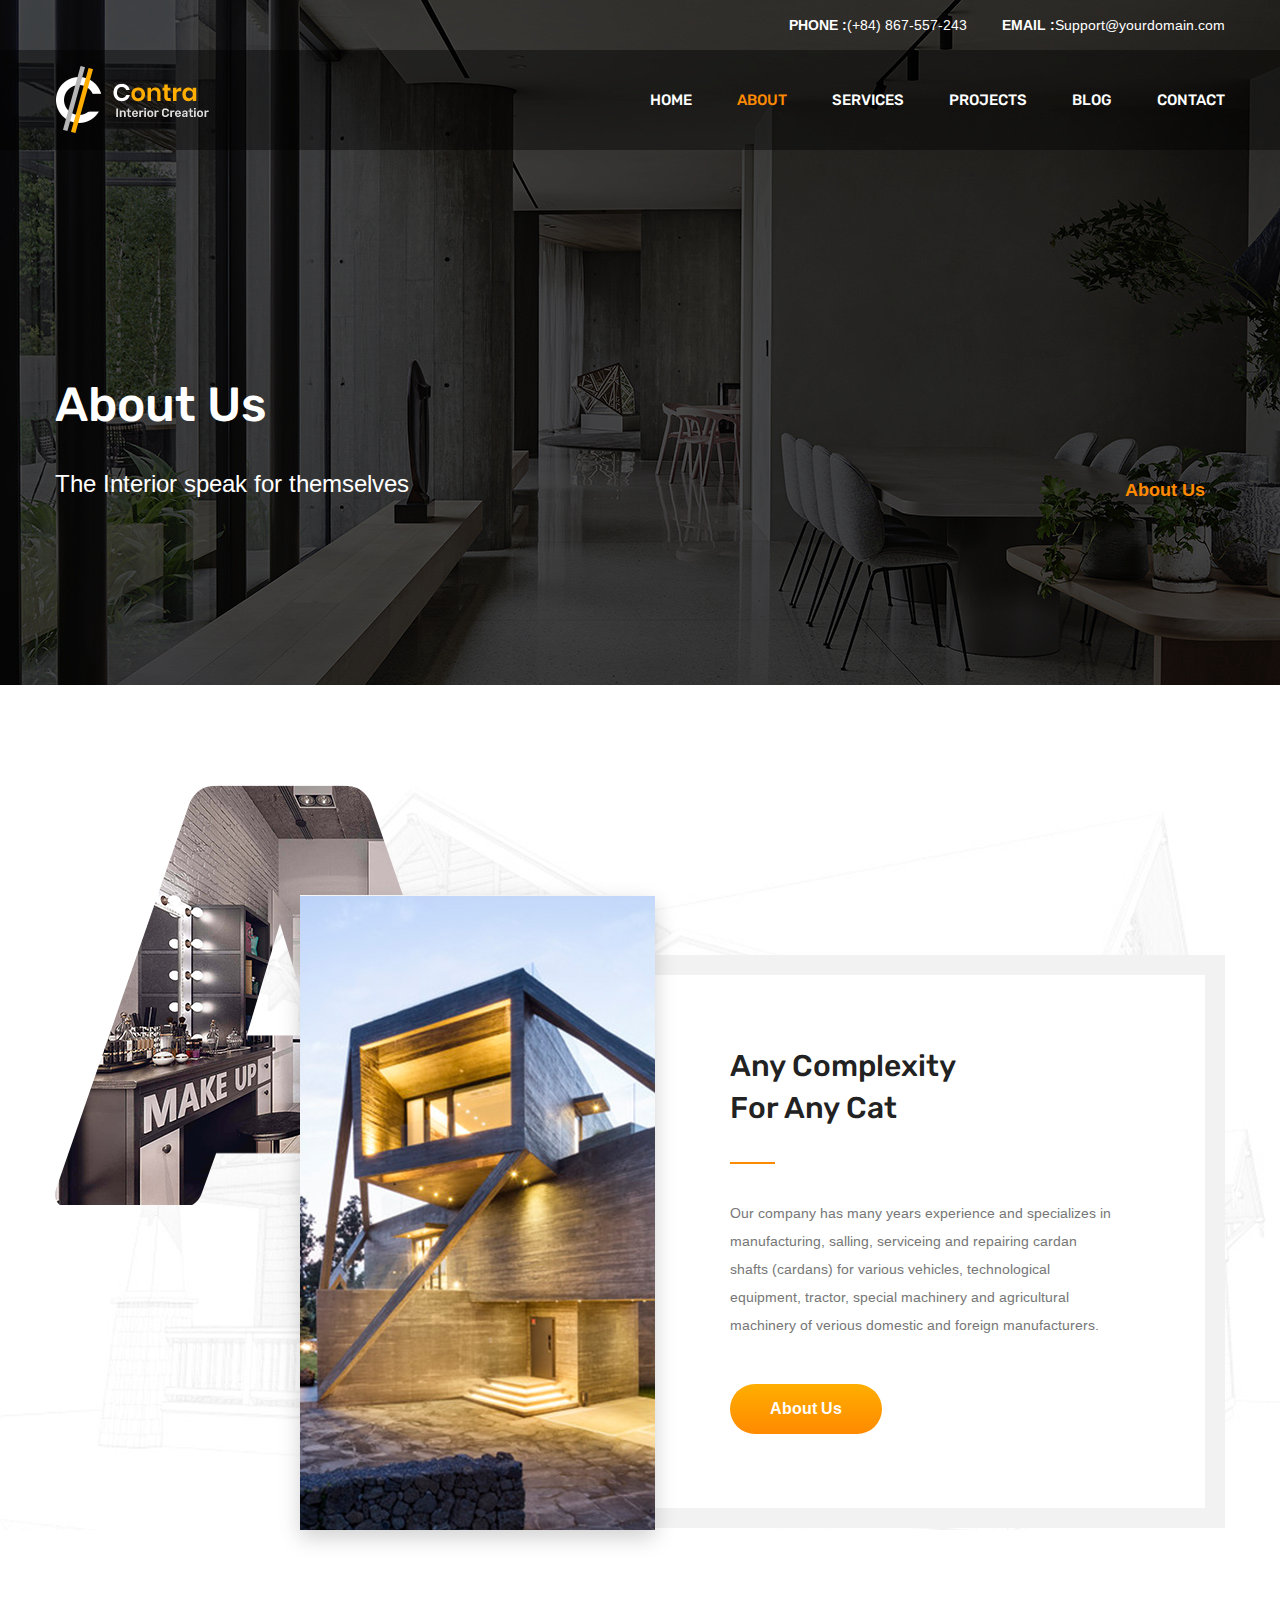
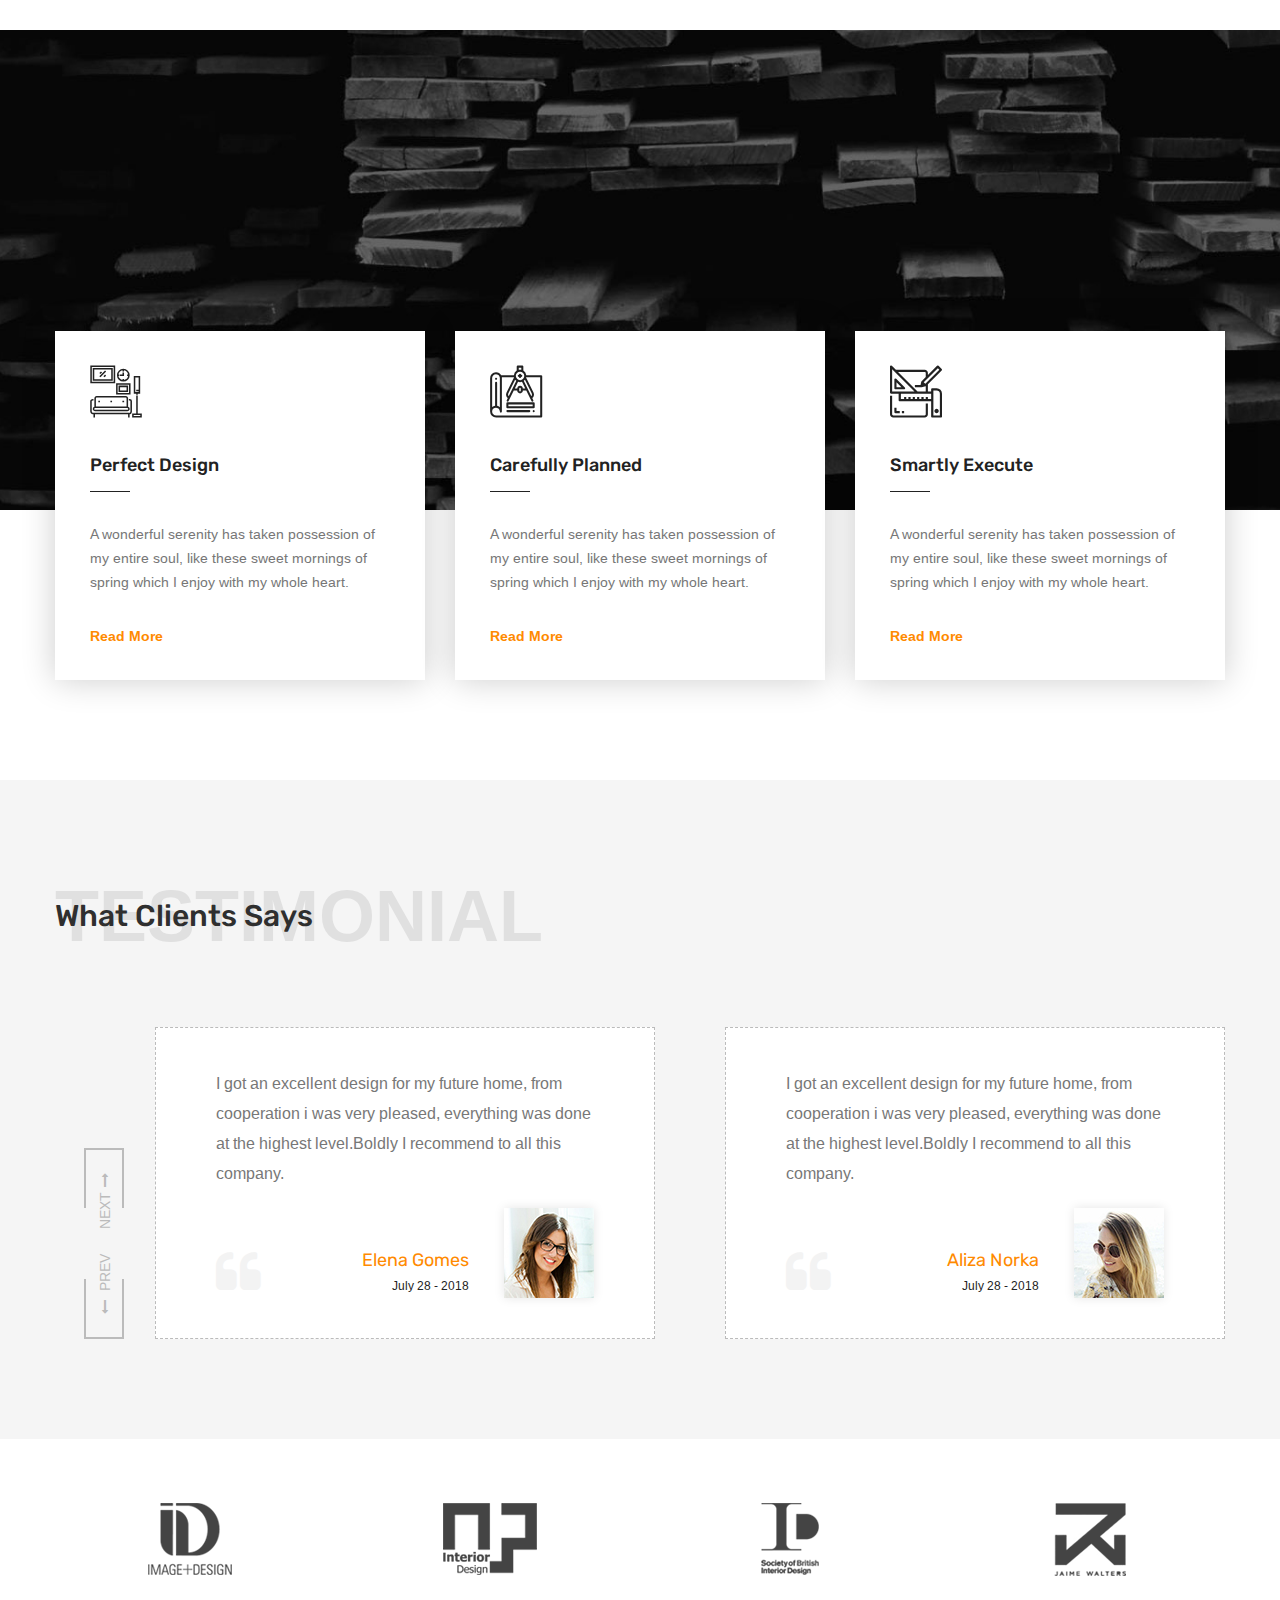
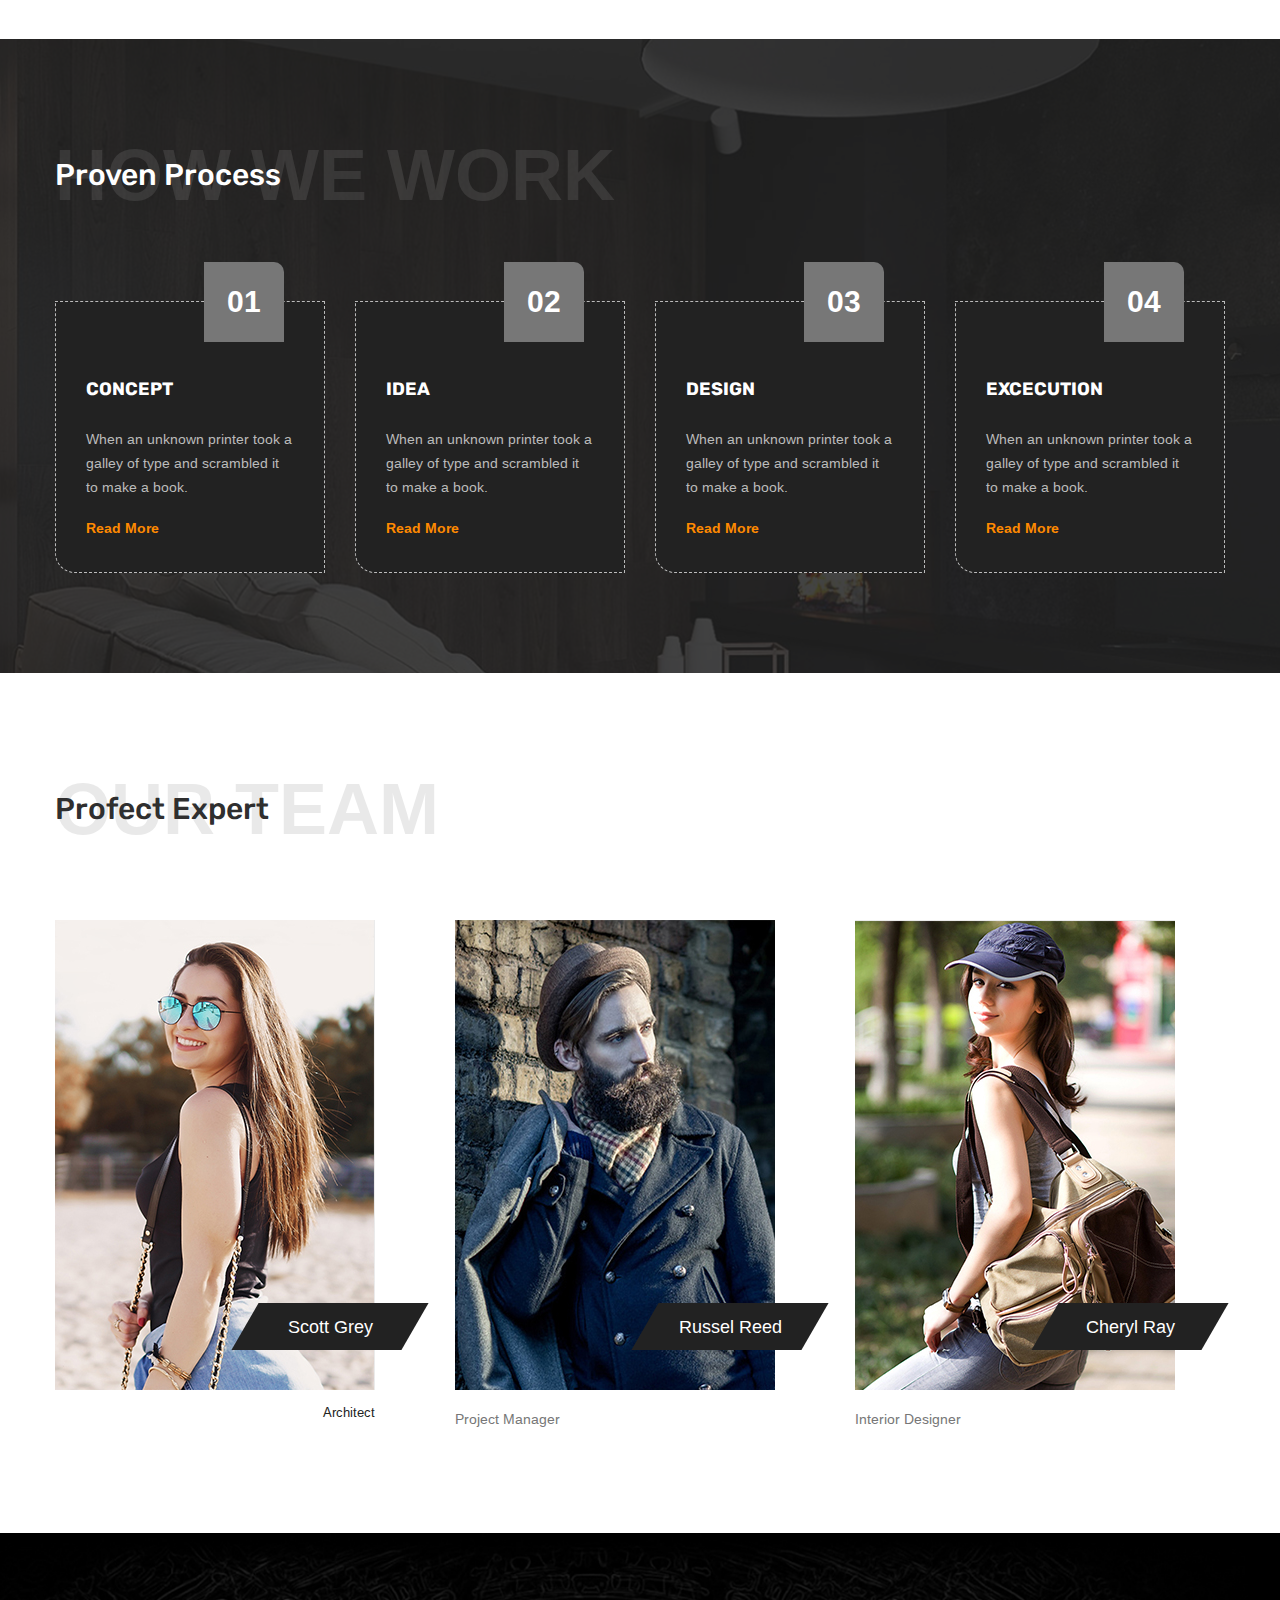
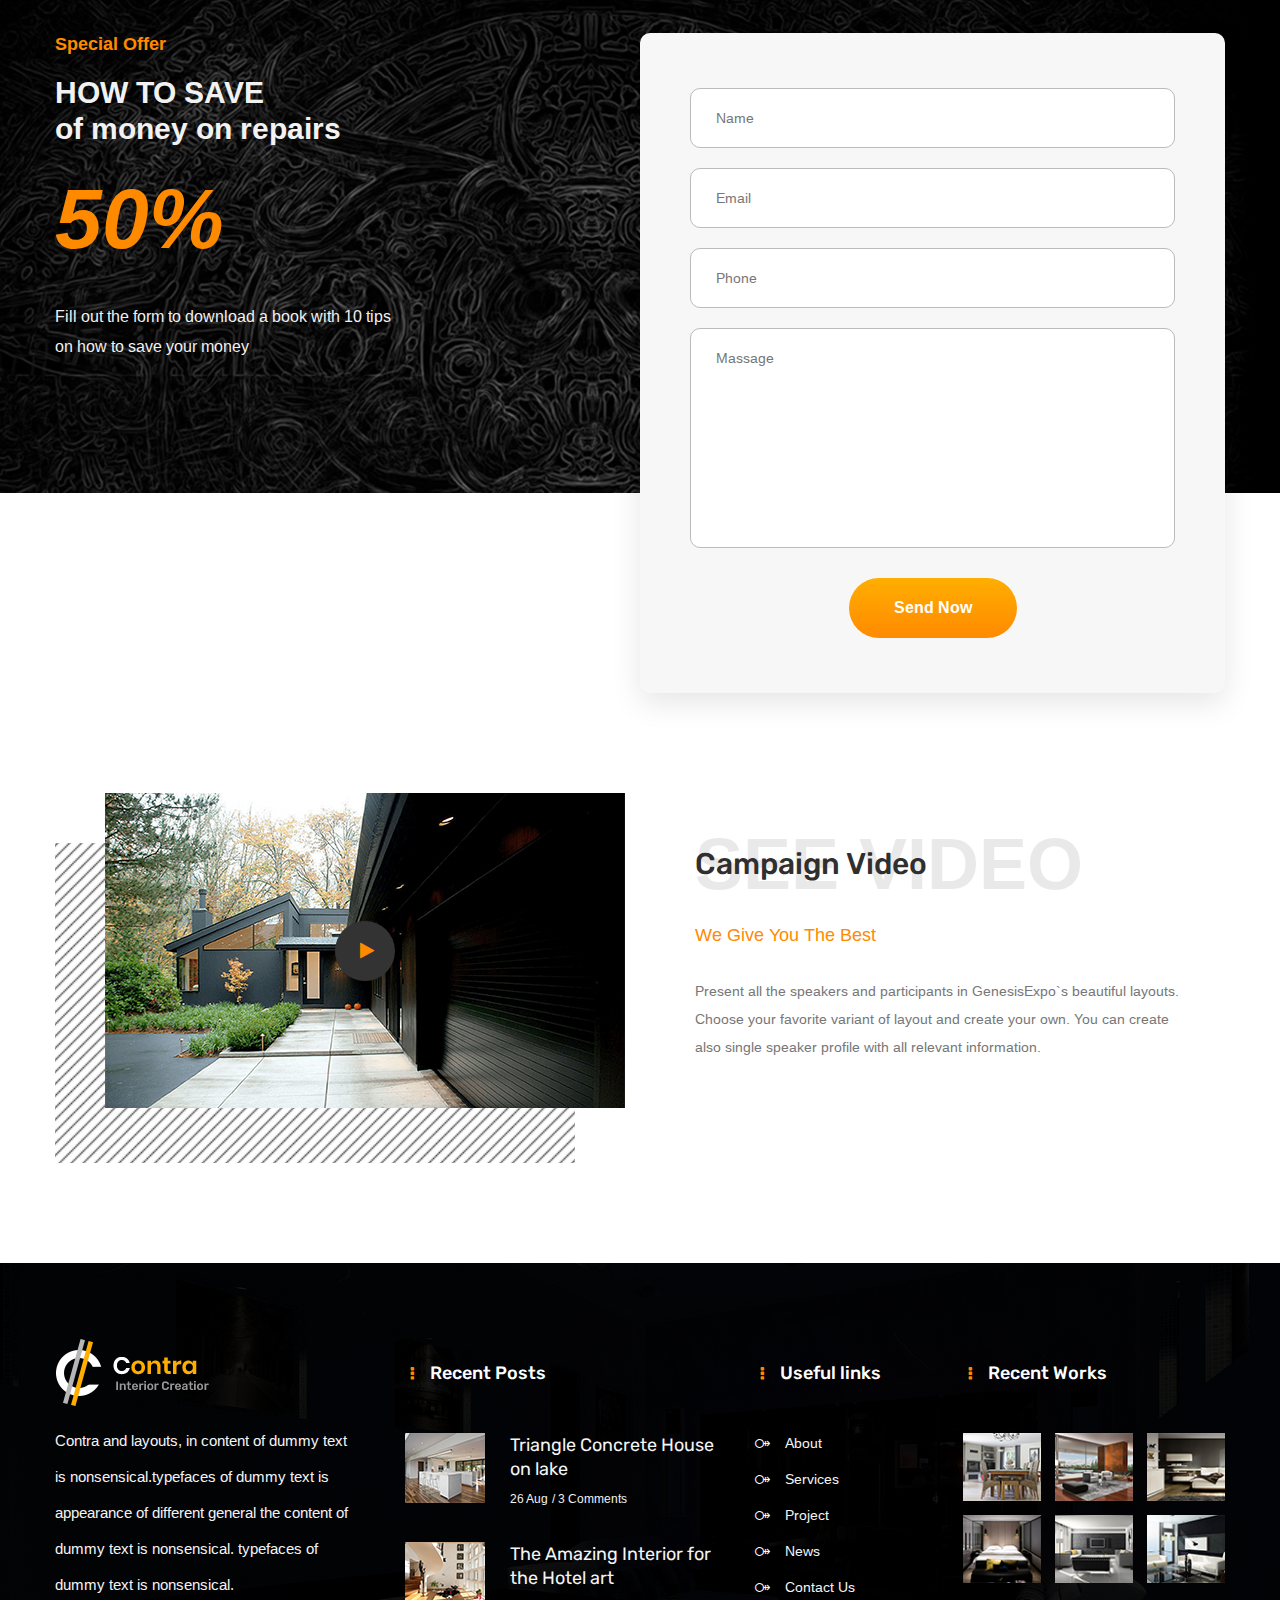
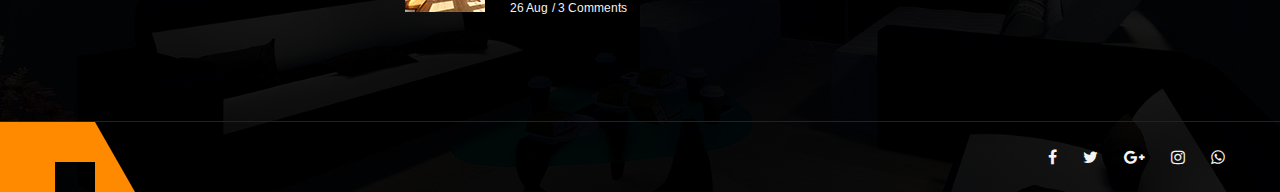
<file: about.html>
<!DOCTYPE html>
<html lang="en">

<!-- about27:04-->
<head>
<meta charset="utf-8">
<title>Contra - Interior Creator HTML Template | About Us</title>
<!-- Stylesheets -->
<link href="css/bootstrap.css" rel="stylesheet">
<link href="css/style.css" rel="stylesheet">
<link href="css/responsive.css" rel="stylesheet">   
<!--Color Switcher Mockup-->
<link href="css/color-switcher-design.css" rel="stylesheet">
<!--Color Themes-->
<link id="theme-color-file" href="css/color-themes/default-theme.css" rel="stylesheet">

<link rel="shortcut icon" href="images/favicon.png" type="image/x-icon">
<link rel="icon" href="images/favicon.png" type="image/x-icon">
<!-- Responsive -->
<meta http-equiv="X-UA-Compatible" content="IE=edge">
<meta name="viewport" content="width=device-width, initial-scale=1.0, maximum-scale=1.0, user-scalable=0">
<!--[if lt IE 9]><script src="https://cdnjs.cloudflare.com/ajax/libs/html5shiv/3.7.3/html5shiv.js"></script><![endif]-->
<!--[if lt IE 9]><script src="js/respond.js"></script><![endif]-->
</head>

<body>

<div class="page-wrapper">
    <!-- Preloader -->
    <div class="preloader"></div>
    
        <!-- Main Header-->
    <header class="main-header header-style-four">
        <div class="header-top">
            <div class="auto-container clearfix">
                <div class="top-right">
                    <ul class="contact-info">
                        <li><span>PHONE :</span> (+84) 867-557-243</li>
                        <li><span>EMAIL :</span> <a href="#">Support@yourdomain.com</a></li>
                    </ul>  
                </div>
            </div>
        </div>

        <div class="header-lower">
            <div class="auto-container">
                <div class="main-box clearfix">
                    <div class="logo-box">
                        <div class="logo"><a href="index.html"><img src="images/logo-2.png" alt="" title=""></a></div>
                    </div>

                    <div class="nav-outer">
                        <!-- Main Menu -->
                        <nav class="main-menu navbar-expand-md ">
                            <div class="navbar-header">
                                <!-- Toggle Button -->      
                                <button class="navbar-toggler" type="button" data-toggle="collapse" data-target="#navbarSupportedContent" aria-controls="navbarSupportedContent" aria-expanded="false" aria-label="Toggle navigation">
                                    <span class="icon flaticon-menu-button"></span>
                                </button>
                            </div>
                            
                            <div class="collapse navbar-collapse clearfix" id="navbarSupportedContent">
                                <ul class="navigation clearfix">
                                    <li><a href="#">Home</a>
                                        
                                    </li>
                                    <li class="current dropdown"><a href="#">About</a>
                                        <ul>
                                            <li><a href="about.html">About Us</a></li>
                                            <li><a href="faq.html">FAQ's</a></li>
                                            <li><a href="team.html">Our Team</a></li>
                                            <li><a href="coming-soon.html">Coming Soon</a></li>
                                        </ul>
                                    </li>
                                    <li class="dropdown"><a href="#">Services</a>
                                        <ul>
                                            <li><a href="services.html">All Services</a></li>
                                            <li><a href="service-detail.html">Commercial Design</a></li>
                                            <li><a href="service-detail.html">Landescape Design</a></li>
                                            <li><a href="service-detail.html">Interior Design</a></li>
                                            <li><a href="service-detail.html">Complete Interior</a></li>
                                            <li><a href="service-detail.html">House Interior</a></li>
                                            <li><a href="service-detail.html">Service Detail</a></li>
                                        </ul>
                                    </li>
                                    <li class="dropdown"><a href="#">Projects</a>
                                        <ul>
                                            <li><a href="projects.html">Projects</a></li>
                                            <li><a href="project-detail.html">Project Detail</a></li>
                                        </ul>
                                    </li>
                                    <li class="dropdown"><a href="#">Blog</a>
                                        <ul>
                                            <li><a href="blog.html">Blog</a></li>
                                            <li><a href="blog-classic.html">Blog Classic</a></li>
                                            <li><a href="blog-detail.html">Blog Detail 01</a></li>
                                            <li><a href="blog-detail-2.html">Blog Detail 02</a></li>
                                            <li><a href="error-page.html">Error Page</a></li>
                                        </ul>
                                    </li>
                                    
                                    <li><a href="contact.html">Contact</a></li>
                                  
                                </ul>
                            </div>
                        </nav><!-- Main Menu End-->                        

                        
                    </div>
                </div>
            </div>
        </div>
    </header>
    <!--End Main Header -->
    
    <!--Page Title-->
    <section class="page-title" style="background-image:url(images/background/10.jpg);">
        <div class="auto-container">
            <div class="inner-container clearfix">
                <div class="title-box">
                    <h1>About Us</h1>
                    <span class="title">The Interior speak for themselves</span>
                </div>
                <ul class="bread-crumb clearfix">
                    </li>
                    <li>About Us</li>
                </ul>
            </div>
        </div>
    </section>
    <!--End Page Title-->

    <!-- About Section -->
    <section class="about-section" style="background-image: url(images/background/1.jpg);">
        <div class="auto-container">
            <div class="row no-gutters">
                <!-- Image Column -->
                <div class="image-column col-lg-6 col-md-12 col-sm-12">
                    <div class="inner-column">
                        <div class="title-box wow fadeInLeft" data-wow-delay='1200ms'>
                            <h2>ABOUT <br> US</h2>
                        </div>
                        <div class="image-box wow fadeInRight" data-wow-delay='600ms'>
                            <figure class="alphabet-img"><img src="images/resource/alphabet-image.png" alt=""></figure>
                            <figure class="image"><img src="images/resource/image-1.jpg" alt=""></figure>
                        </div>
                    </div>
                </div>

                <!-- Content Column -->
                <div class="content-column col-lg-6 col-md-12 col-sm-12">
                    <div class="inner-column wow fadeInLeft">
                        <div class="content-box">
                            <div class="title">
                                <h2>Any  Complexity <br>For Any Cat</h2>
                            </div>
                            <div class="text">Our company has many years experience and specializes in manufacturing, salling, serviceing and repairing cardan shafts (cardans) for various vehicles, technological equipment, tractor, special machinery and agricultural machinery of verious domestic and foreign manufacturers.</div>
                            <div class="link-box"><a href="about.html" class="theme-btn btn-style-one">About Us</a></div>
                        </div>
                    </div>
                </div>
            </div>
        </div>
    </section>
    <!--End About Section -->

    <!-- Fun Fact And Features -->
    <section class="fun-fact-and-features alternate"  style="background-image: url(images/background/3.jpg);">
        <div class="outer-box">
            <div class="auto-container">
                <!-- Fact Counter -->
                <div class="fact-counter">
                    <div class="row">
                        <!--Column-->
                        <div class="counter-column col-lg-3 col-md-6 col-sm-12 wow fadeInUp">
                            <div class="count-box">
                                <div class="count"><span class="count-text" data-speed="5000" data-stop="14">0</span></div>
                                <h4 class="counter-title">Years of <br>Experience</h4>
                            </div>
                        </div>

                        <!--Column-->
                        <div class="counter-column col-lg-3 col-md-6 col-sm-12 wow fadeInUp" data-wow-delay="400ms">
                            <div class="count-box">
                                <div class="count"><span class="count-text" data-speed="5000" data-stop="237">0</span></div>
                                <h4 class="counter-title">Project <br>Taken</h4>
                            </div>
                        </div>

                        <!--Column-->
                        <div class="counter-column col-lg-3 col-md-6 col-sm-12 wow fadeInUp" data-wow-delay="800ms">
                            <div class="count-box">
                                <div class="count"><span class="count-text" data-speed="5000" data-stop="11">0</span>K</div>
                                <h4 class="counter-title">Twitter <br> Follower</h4>
                            </div>
                        </div>

                        <!--Column-->
                        <div class="counter-column col-lg-3 col-md-6 col-sm-12 wow fadeInUp" data-wow-delay="1200ms">
                            <div class="count-box">
                                <div class="count"><span class="count-text" data-speed="5000" data-stop="12">0</span></div>
                                <h4 class="counter-title">Awards<br>won</h4>
                            </div>
                        </div>
                    </div>
                </div>

                <!-- Features -->
                <div class="features">
                    <div class="row">
                        <!-- Feature Block -->
                        <div class="feature-block col-lg-4 col-md-6 col-sm-12">
                            <div class="inner-box">
                                <div class="icon-box"><span class="icon flaticon-decorating"></span></div>
                                <h3><a href="service-detail.html">Perfect Design</a></h3>
                                <div class="text">A wonderful serenity has taken possession of my entire soul, like these sweet mornings of spring which I enjoy with my whole heart.</div>
                                <div class="link-box"><a href="service-detail.html">Read More</a></div>
                            </div>
                        </div>

                        <!-- Feature Block -->
                        <div class="feature-block col-lg-4 col-md-6 col-sm-12">
                            <div class="inner-box">
                                <div class="icon-box"><span class="icon flaticon-plan"></span></div>
                                <h3><a href="service-detail.html">Carefully Planned</a></h3>
                                <div class="text">A wonderful serenity has taken possession of my entire soul, like these sweet mornings of spring which I enjoy with my whole heart.</div>
                                <div class="link-box"><a href="service-detail.html">Read More</a></div>
                            </div>
                        </div>

                        <!-- Feature Block -->
                        <div class="feature-block col-lg-4 col-md-6 col-sm-12">
                            <div class="inner-box">
                                <div class="icon-box"><span class="icon flaticon-sketch-3"></span></div>
                                <h3><a href="service-detail.html">Smartly Execute</a></h3>
                                <div class="text">A wonderful serenity has taken possession of my entire soul, like these sweet mornings of spring which I enjoy with my whole heart.</div>
                                <div class="link-box"><a href="service-detail.html">Read More</a></div>
                            </div>
                        </div>
                    </div>
                </div>
            </div>
        </div>
    </section>
    <!--End Fun Fact Section -->

    <!-- Testimonial Section Two-->
    <section class="testimonial-section-two">
        <div class="auto-container">
            <div class="sec-title">
                <span class="float-text">Testimonial</span>
                <h2>What Clients Says</h2>
            </div>

            <div class="testimonial-carousel-two owl-carousel owl-theme">
                <!-- Testimonial block two -->
                <div class="testimonial-block-two">
                    <div class="inner-box">
                        <div class="text">I got an excellent design for my future home, from cooperation i was very pleased, everything was done at the highest level.Boldly I recommend to all this company.</div>
                        <div class="info-box">
                            <div class="thumb"><img src="images/resource/thumb-2.jpg" alt=""></div>
                            <h5 class="name">Elena Gomes</h5>
                            <span class="date">July 28 - 2018</span>
                        </div>
                    </div>
                </div>

                <!-- Testimonial block two -->
                <div class="testimonial-block-two">
                    <div class="inner-box">
                        <div class="text">I got an excellent design for my future home, from cooperation i was very pleased, everything was done at the highest level.Boldly I recommend to all this company.</div>
                        <div class="info-box">
                            <div class="thumb"><img src="images/resource/thumb-3.jpg" alt=""></div>
                            <h5 class="name">Aliza Norka</h5>
                            <span class="date">July 28 - 2018</span>
                        </div>
                    </div>
                </div>

                <!-- Testimonial block two -->
                <div class="testimonial-block-two">
                    <div class="inner-box">
                        <div class="text">I got an excellent design for my future home, from cooperation i was very pleased, everything was done at the highest level.Boldly I recommend to all this company.</div>
                        <div class="info-box">
                            <div class="thumb"><img src="images/resource/thumb-2.jpg" alt=""></div>
                            <h5 class="name">Elena Gomes</h5>
                            <span class="date">July 28 - 2018</span>
                        </div>
                    </div>
                </div>

                <!-- Testimonial block two -->
                <div class="testimonial-block-two">
                    <div class="inner-box">
                        <div class="text">I got an excellent design for my future home, from cooperation i was very pleased, everything was done at the highest level.Boldly I recommend to all this company.</div>
                        <div class="info-box">
                            <div class="thumb"><img src="images/resource/thumb-3.jpg" alt=""></div>
                            <h5 class="name">Aliza Norka</h5>
                            <span class="date">July 28 - 2018</span>
                        </div>
                    </div>
                </div>
            </div>
        </div>
    </section>
    <!--End Testimonial Section Two-->

    <!--Clients Section-->
    <section class="clients-section style-two">
        <div class="auto-container">
            <div class="sponsors-outer">
                <!--Sponsors Carousel-->
                <ul class="sponsors-carousel owl-carousel owl-theme">
                    <li class="slide-item"><figure class="image-box"><a href="#"><img src="images/clients/1.png" alt=""></a></figure></li>
                    <li class="slide-item"><figure class="image-box"><a href="#"><img src="images/clients/2.png" alt=""></a></figure></li>
                    <li class="slide-item"><figure class="image-box"><a href="#"><img src="images/clients/3.png" alt=""></a></figure></li>
                    <li class="slide-item"><figure class="image-box"><a href="#"><img src="images/clients/4.png" alt=""></a></figure></li>
                    <li class="slide-item"><figure class="image-box"><a href="#"><img src="images/clients/5.png" alt=""></a></figure></li>
                    <li class="slide-item"><figure class="image-box"><a href="#"><img src="images/clients/1.png" alt=""></a></figure></li>
                    <li class="slide-item"><figure class="image-box"><a href="#"><img src="images/clients/2.png" alt=""></a></figure></li>
                    <li class="slide-item"><figure class="image-box"><a href="#"><img src="images/clients/3.png" alt=""></a></figure></li>
                    <li class="slide-item"><figure class="image-box"><a href="#"><img src="images/clients/4.png" alt=""></a></figure></li>
                    <li class="slide-item"><figure class="image-box"><a href="#"><img src="images/clients/5.png" alt=""></a></figure></li>
                </ul>
            </div>
        </div>
    </section>
    <!--End Clients Section-->

     <!-- Process Section -->
    <section class="process-section" style="background-image: url(images/background/8.jpg);">
        <div class="auto-container">
            <div class="sec-title light">
                <span class="float-text">HOW WE WORK</span>
                <h2>Proven Process</h2>
            </div>
            <div class="row">
                <!-- Process Block -->
                <div class="process-block col-lg-3 col-md-6 col-sm-12">
                    <div class="inner-box">
                        <span class="count">01</span>
                        <h4><a href="service-detail.html">Concept</a></h4>
                        <div class="text">When an unknown printer took a galley of type and scrambled it to make a book.</div>
                        <div class="link-box"><a href="service-detail.html">Read More</a></div>
                    </div>
                </div>

                <!-- Process Block -->
                <div class="process-block col-lg-3 col-md-6 col-sm-12">
                    <div class="inner-box">
                        <span class="count">02</span>
                        <h4><a href="service-detail.html">Idea</a></h4>
                        <div class="text">When an unknown printer took a galley of type and scrambled it to make a book.</div>
                        <div class="link-box"><a href="service-detail.html">Read More</a></div>
                    </div>
                </div>

                <!-- Process Block -->
                <div class="process-block col-lg-3 col-md-6 col-sm-12">
                    <div class="inner-box">
                        <span class="count">03</span>
                        <h4><a href="service-detail.html">Design</a></h4>
                        <div class="text">When an unknown printer took a galley of type and scrambled it to make a book.</div>
                        <div class="link-box"><a href="service-detail.html">Read More</a></div>
                    </div>
                </div>

                <!-- Process Block -->
                <div class="process-block col-lg-3 col-md-6 col-sm-12">
                    <div class="inner-box">
                        <span class="count">04</span>
                        <h4><a href="service-detail.html">excecution</a></h4>
                        <div class="text">When an unknown printer took a galley of type and scrambled it to make a book.</div>
                        <div class="link-box"><a href="service-detail.html">Read More</a></div>
                    </div>
                </div>
            </div>
        </div>
    </section>
    <!--End Process Section -->

    <!-- Team Section -->
    <section class="team-section">
        <div class="auto-container">
            <div class="sec-title">
                <span class="float-text">Our Team</span>
                <h2>Profect Expert</h2>
            </div>

            <div class="row clearfix">
                <!-- Team Block -->
                <div class="team-block col-lg-4 col-md-6 col-sm-12">
                    <div class="inner-box">
                        <div class="image-box">
                            <div class="image"><a href="team.html"><img src="images/resource/team-1.jpg" alt=""></a></div>
                            <ul class="social-links">
                                <li><a href="#"><i class="fa fa-facebook"></i></a></li>
                                <li><a href="#"><i class="fa fa-twitter"></i></a></li>
                                <li><a href="#"><i class="fa fa-google-plus"></i></a></li>
                                <li><a href="#"><i class="fa fa-instagram"></i></a></li>
                                <li><a href="#"><i class="fa fa-whatsapp"></i></a></li>
                            </ul>
                            <h3 class="name"><a href="team.html">Scott Grey</a></h3>
                        </div>
                        <span class="designation">Architect</span>
                    </div>
                </div>

                <!-- Team Block -->
                <div class="team-block col-lg-4 col-md-6 col-sm-12">
                    <div class="inner-box">
                        <div class="image-box">
                            <div class="image"><a href="team.html"><img src="images/resource/team-2.jpg" alt=""></a></div>
                            <ul class="social-links">
                                <li><a href="#"><i class="fa fa-facebook"></i></a></li>
                                <li><a href="#"><i class="fa fa-twitter"></i></a></li>
                                <li><a href="#"><i class="fa fa-google-plus"></i></a></li>
                                <li><a href="#"><i class="fa fa-instagram"></i></a></li>
                                <li><a href="#"><i class="fa fa-whatsapp"></i></a></li>
                            </ul>
                            <h3 class="name"><a href="team.html">Russel Reed</a></h3>
                        </div>
                        <span class="designatiion">Project Manager</span>
                    </div>
                </div>

                <!-- Team Block -->
                <div class="team-block col-lg-4 col-md-6 col-sm-12">
                    <div class="inner-box">
                        <div class="image-box">
                            <div class="image"><a href="team.html"><img src="images/resource/team-3.jpg" alt=""></a></div>
                            <ul class="social-links">
                                <li><a href="#"><i class="fa fa-facebook"></i></a></li>
                                <li><a href="#"><i class="fa fa-twitter"></i></a></li>
                                <li><a href="#"><i class="fa fa-google-plus"></i></a></li>
                                <li><a href="#"><i class="fa fa-instagram"></i></a></li>
                                <li><a href="#"><i class="fa fa-whatsapp"></i></a></li>
                            </ul>
                            <h3 class="name"><a href="team.html">Cheryl Ray</a></h3>
                        </div>
                        <span class="designatiion">Interior Designer</span>
                    </div>
                </div>

            </div>
        </div>
    </section>
    <!--End Team Section -->

    <!-- Offer Section -->
    <section class="offer-section" style="background-image: url(images/background/6.jpg);">
        <div class="auto-container">
            <div class="row">
                <div class="content-column col-lg-6 col-md-12 col-sm-12">
                    <div class="inner-column">
                        <span class="title">Special Offer</span>
                        <h2><span>How to save </span> <br>of money on repairs</h2>
                        <span class="discount">50%</span>
                        <div class="text">Fill out the form to download a book with 10 tips<br> on how to save your money</div>
                    </div>
                </div> 

                <div class="form-column order-last col-lg-6 col-md-12 col-sm-12">
                    <div class="inner-column">
                        <div class="discount-form">
                            <!--Comment Form-->
                            <form method="post" action="#">
                                <div class="row">
                                    <div class="col-lg-12 col-md-12 col-sm-12 form-group">
                                        <input type="text" name="username" placeholder="Name" required>
                                    </div>
                                    
                                    <div class="col-lg-12 col-md-12 col-sm-12 form-group">
                                        <input type="email" name="email" placeholder="Email" required>
                                    </div>

                                    <div class="col-lg-12 col-md-12 col-sm-12 form-group">
                                        <input type="text" name="phone" placeholder="Phone" required>
                                    </div>
                                    
                                    <div class="col-lg-12 col-md-12 col-sm-12 form-group">
                                        <textarea name="message" placeholder="Massage"></textarea>
                                    </div>
                                    
                                    <div class="col-lg-12 col-md-12 col-sm-12 form-group text-center">
                                        <button class="theme-btn btn-style-one" type="submit" name="submit-form">send Now</button>
                                    </div>
                                </div>
                            </form>
                        </div>
                    </div>
                </div> 
            </div>
        </div>
    </section>
    <!--End Offer Section -->

    <!-- Video Section -->
    <section class="video-section style-two">
        <div class="outer-box">
            <div class="auto-container">
                <div class="row">
                    <div class="content-column col-lg-6 col-md-12 col-sm-12">
                        <div class="inner-column">
                            <div class="sec-title">
                                <span class="float-text">See Video</span>
                                <h2>Campaign Video</h2>
                            </div>
                            <span class="title">We Give You The Best</span>
                            <div class="text">Present all the speakers and participants in GenesisExpo`s beautiful layouts. Choose your favorite variant of layout and create your own. You can create also single speaker profile with all relevant information.</div> 
                        </div>
                    </div>

                    <!-- Video Column -->
                    <div class="video-column col-lg-6 col-md-12 col-sm-12">
                        <div class="inner-column">
                            <div class="video-box">
                                 <figure class="image"><img src="images/resource/video-img.jpg" alt="">
                                    <a href="https://www.youtube.com/watch?v=Fvae8nxzVz4" class="link" data-fancybox="gallery" data-caption=""><span class="icon fa fa-play"></span></a>
                                </figure>
                            </div>
                        </div>
                    </div>
                </div>
            </div>
        </div>
    </section>
    <!--End Video Section -->

    <!-- Main Footer -->
    <footer class="main-footer alternate" style="background-image: url(images/background/5.jpg);">
        <div class="auto-container">
            <!--Widgets Section-->
            <div class="widgets-section">
                <div class="row">
                    <!--Big Column-->
                    <div class="big-column col-xl-7 col-lg-12 col-md-12 col-sm-12">
                        <div class="row">
                            <!--Footer Column-->
                            <div class="footer-column col-xl-6 col-lg-6 col-md-6 col-sm-12">
                                <div class="footer-widget about-widget">
                                    <div class="footer-logo">
                                        <figure>
                                            <a href="index.html"><img src="images/footer-logo.png" alt=""></a>
                                        </figure>
                                    </div>
                                    <div class="widget-content">
                                        <div class="text">Contra and layouts, in content of dummy text is nonsensical.typefaces of dummy text is appearance of different general the content of dummy text is nonsensical. typefaces of dummy text is nonsensical.</div>
                                    </div>
                                </div>
                            </div>
                            
                            <!--Footer Column-->
                            <div class="footer-column col-xl-6 col-lg-6 col-md-6 col-sm-12">
                                <div class="footer-widget recent-posts">
                                    <h2 class="widget-title">Recent Posts</h2>
                                     <!--Footer Column-->
                                    <div class="widget-content">
                                        <div class="post">
                                            <div class="thumb"><a href="blog-detail.html"><img src="images/resource/post-thumb-1.jpg" alt=""></a></div>
                                            <h4><a href="blog-detail.html">Triangle Concrete House on lake</a></h4>
                                            <ul class="info">
                                                <li>26 Aug</li>
                                                <li>3 Comments</li>
                                            </ul>
                                        </div>

                                        <div class="post">
                                            <div class="thumb"><a href="blog-detail.html"><img src="images/resource/post-thumb-2.jpg" alt=""></a></div>
                                            <h4><a href="blog-detail.html">The Amazing Interior for the Hotel art</a></h4>
                                            <ul class="info">
                                                <li>26 Aug</li>
                                                <li>3 Comments</li>
                                            </ul>
                                        </div>
                                    </div>
                                </div>
                            </div>         
                        </div>
                    </div>
                    
                    <!--Big Column-->
                    <div class="big-column col-xl-5 col-lg-12 col-md-12 col-sm-12">
                        <div class="row clearfix">
                            <div class="footer-column col-xl-5 col-lg-6 col-md-6 col-sm-12">
                                 <div class="footer-widget links-widget">
                                    <h2 class="widget-title">Useful links</h2>
                                    <div class="widget-content">
                                        <ul class="list">
                                            <li><a href="about.html">About</a></li>
                                            <li><a href="services.html">Services</a></li>
                                            <li><a href="projects.html">Project</a></li>
                                            <li><a href="blog-classic.html">News</a></li>
                                            <li><a href="contact.html">Contact Us</a></li>
                                        </ul>
                                    </div>
                                </div>
                            </div>

                            <!--Footer Column-->
                            <div class="footer-column col-xl-7 col-lg-6 col-md-6 col-sm-12">
                                <div class="footer-widget gallery-widget">
                                    <h2 class="widget-title">Recent Works</h2>
                                    <div class="widget-content">
                                        <div class="outer clearfix">
                                            <figure class="image">
                                                <a href="images/gallery/1.jpg" class="lightbox-image" title="Image Title Here"><img src="images/resource/work-thumb-1.jpg" alt=""></a>
                                            </figure>

                                            <figure class="image">
                                                <a href="images/gallery/2.jpg" class="lightbox-image" title="Image Title Here"><img src="images/resource/work-thumb-2.jpg" alt=""></a>
                                            </figure>

                                            <figure class="image">
                                                <a href="images/gallery/3.jpg" class="lightbox-image" title="Image Title Here"><img src="images/resource/work-thumb-3.jpg" alt=""></a>
                                            </figure>

                                            <figure class="image">
                                                <a href="images/gallery/4.jpg" class="lightbox-image" title="Image Title Here"><img src="images/resource/work-thumb-4.jpg" alt=""></a>
                                            </figure>

                                            <figure class="image">
                                                <a href="images/gallery/5.jpg" class="lightbox-image" title="Image Title Here"><img src="images/resource/work-thumb-5.jpg" alt=""></a>
                                            </figure>

                                            <figure class="image">
                                                <a href="images/gallery/1.jpg" class="lightbox-image" title="Image Title Here"><img src="images/resource/work-thumb-6.jpg" alt=""></a>
                                            </figure>
                                        </div>
                                    </div>       
                                </div>
                            </div>
                        </div>
                    </div>
                </div>
            </div>
        </div>
        
        <!--Footer Bottom-->
        <div class="footer-bottom">
            <div class="auto-container">
                <div class="inner-container clearfix">
                    <div class="social-links">
                        <ul class="social-icon-two">
                            <li><a href="#"><i class="fa fa-facebook"></i></a></li>
                            <li><a href="#"><i class="fa fa-twitter"></i></a></li>
                            <li><a href="#"><i class="fa fa-google-plus"></i></a></li>
                            <li><a href="#"><i class="fa fa-instagram"></i></a></li>
                            <li><a href="#"><i class="fa fa-whatsapp"></i></a></li>
                        </ul>
                    </div>
                    
                    <div class="copyright-text">
                       <!-- <a href="https://www.templateshub.net" target="_blank">Templates Hub</a> -->
                    </div>
                </div>
            </div>
        </div>
    </footer>
    <!-- End Main Footer -->

</div>



<!--Scroll to top-->
<div class="scroll-to-top scroll-to-target" data-target="html"><span class="fa fa-arrow-circle-o-up"></span></div>
<script src="js/jquery.js"></script> 
<script src="js/popper.min.js"></script>
<script src="js/bootstrap.min.js"></script>
<script src="js/jquery.fancybox.js"></script>
<script src="js/owl.js"></script>
<script src="js/wow.js"></script>
<script src="js/appear.js"></script>
<script src="js/mixitup.js"></script>
<script src="js/script.js"></script>
<!-- Color Setting -->
<script src="js/color-settings.js"></script>
</body>

<!-- about27:05-->
</html>
</file>
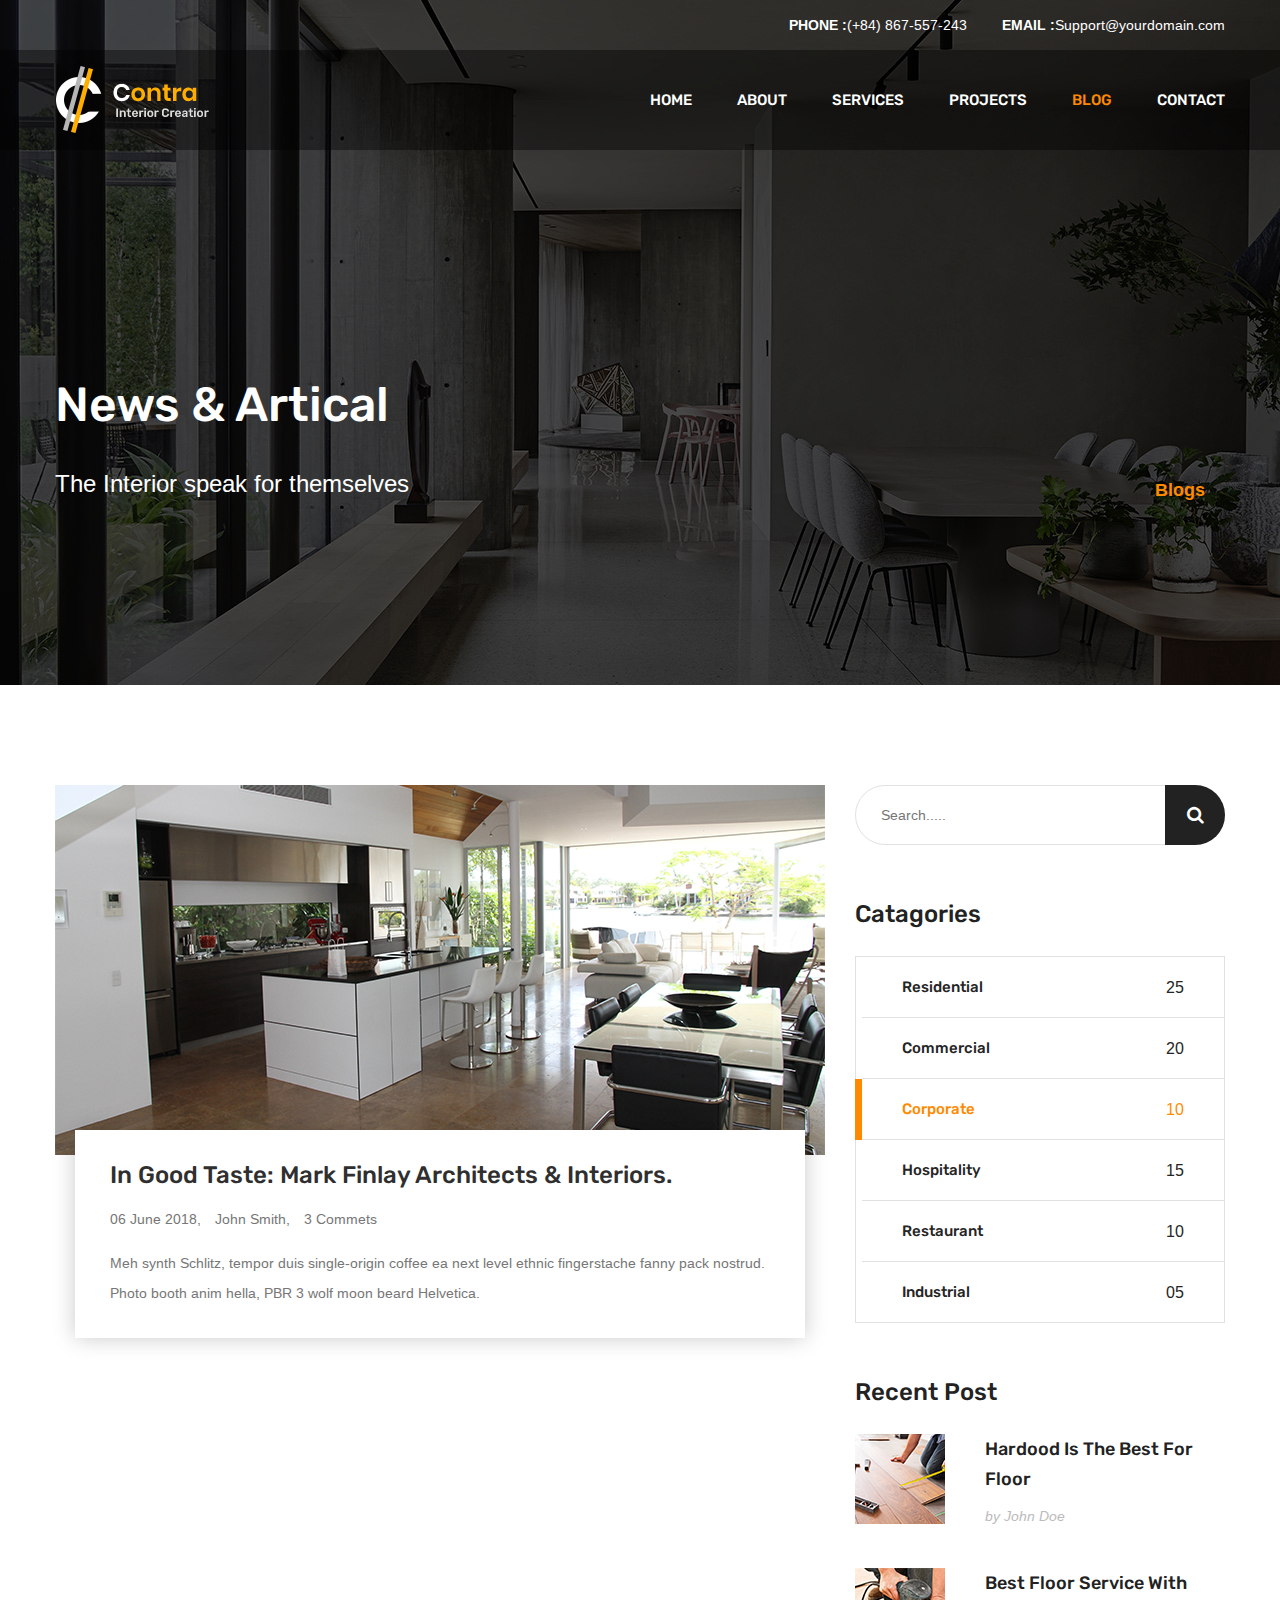
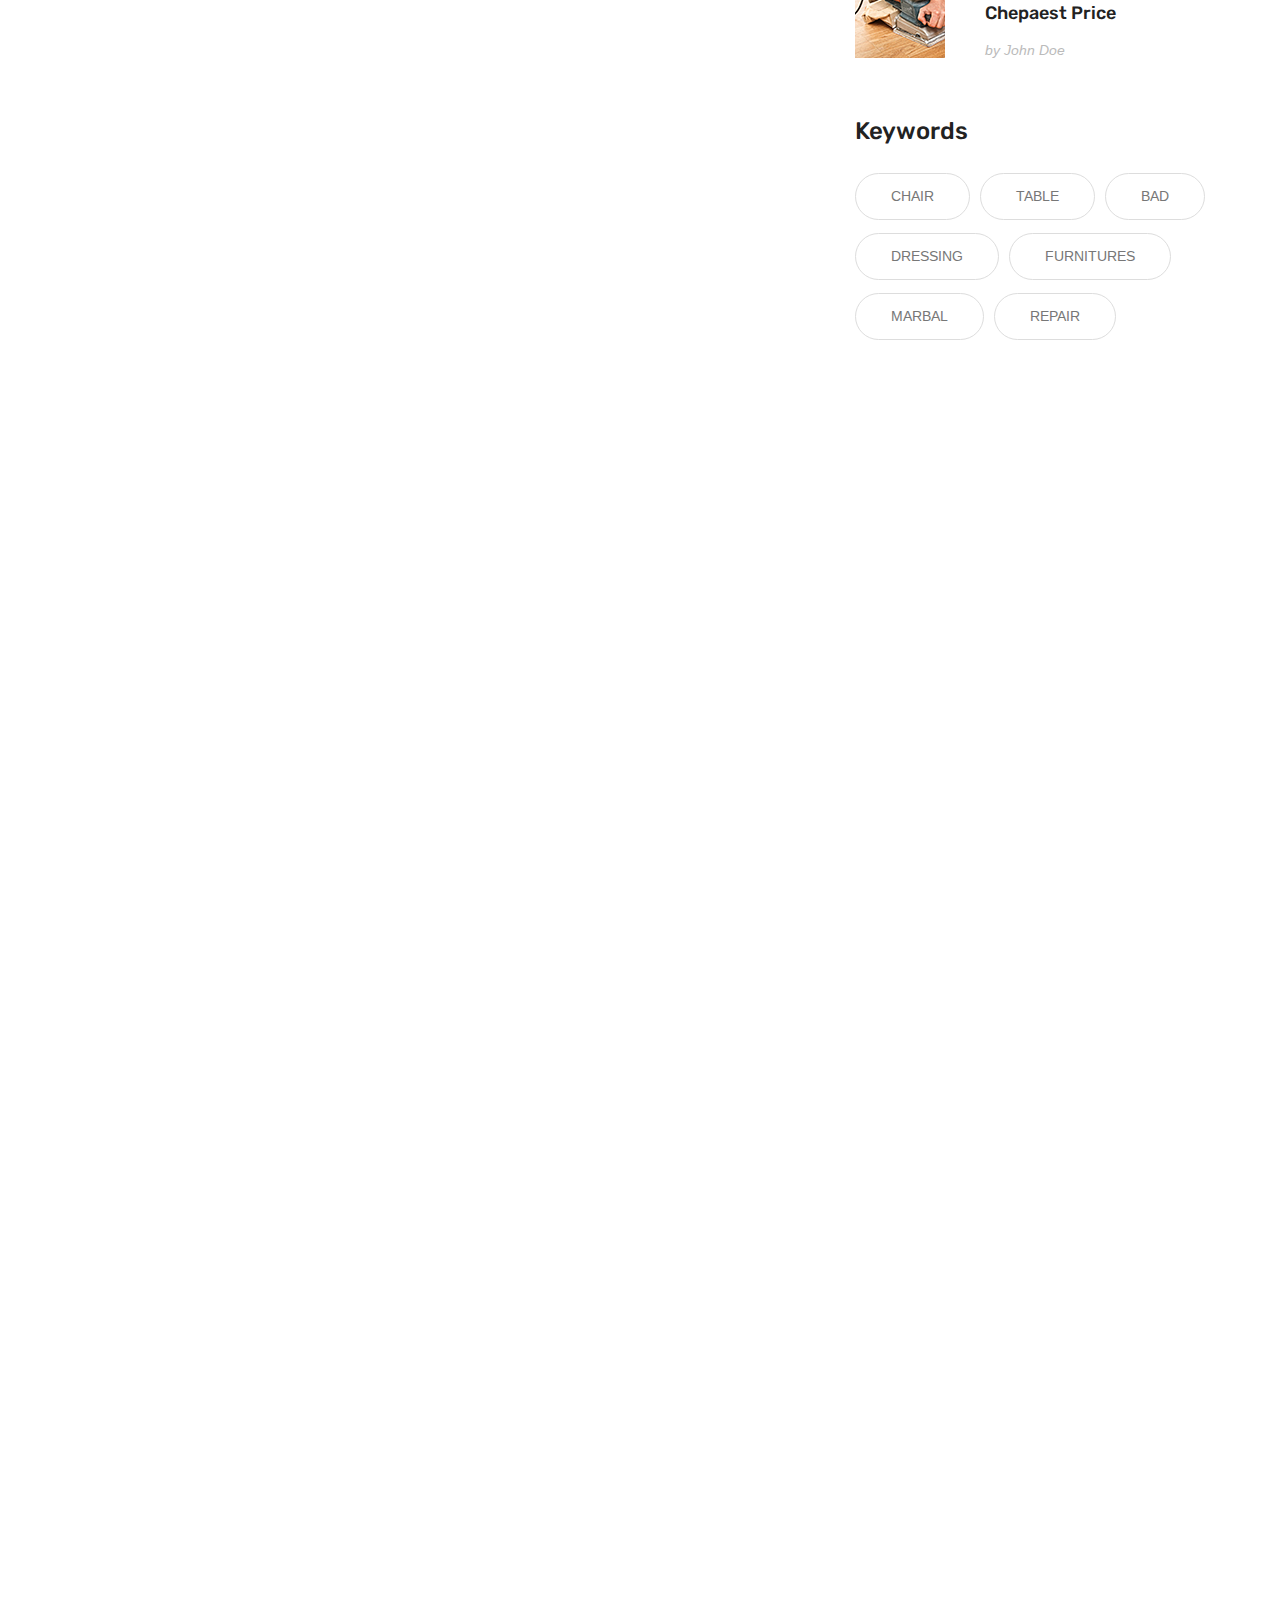
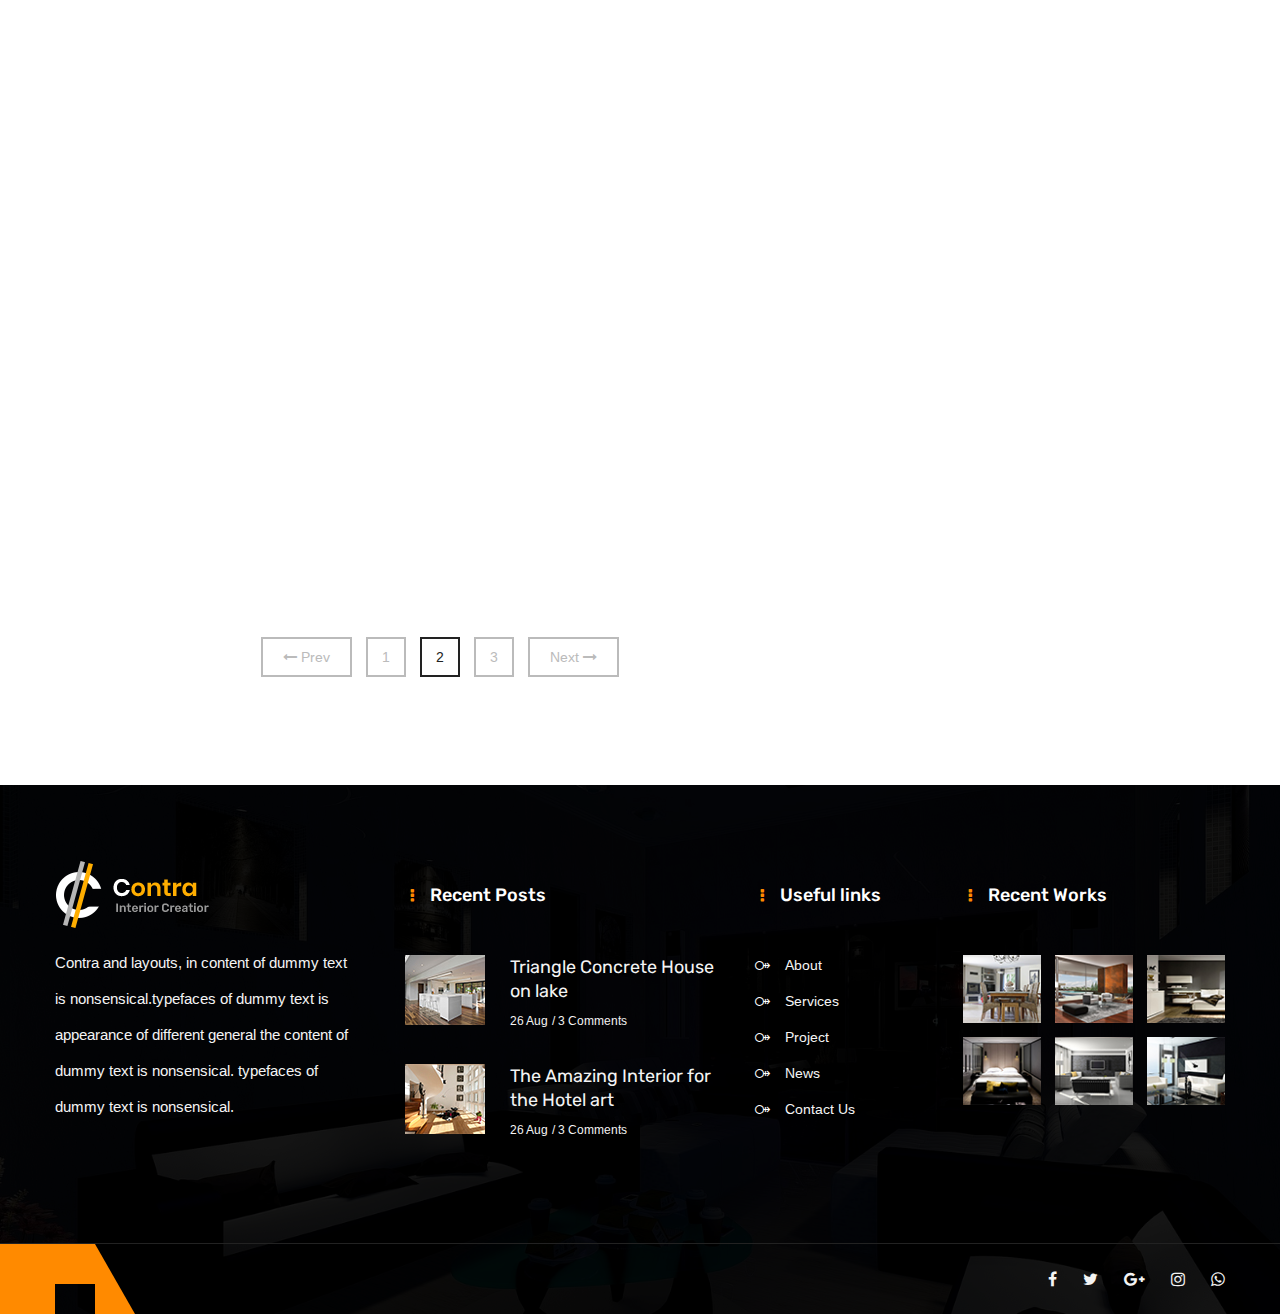
<file: blog-classic.html>
<!DOCTYPE html>
<html lang="en">

<!-- blog-classic27:27-->
<head>
<meta charset="utf-8">
<title>Contra - Interior Creator HTML Template | Blog</title>
<!-- Stylesheets -->
<link href="css/bootstrap.css" rel="stylesheet">
<link href="css/style.css" rel="stylesheet">
<link href="css/responsive.css" rel="stylesheet">   
<!--Color Switcher Mockup-->
<link href="css/color-switcher-design.css" rel="stylesheet">
<!--Color Themes-->
<link id="theme-color-file" href="css/color-themes/default-theme.css" rel="stylesheet">

<link rel="shortcut icon" href="images/favicon.png" type="image/x-icon">
<link rel="icon" href="images/favicon.png" type="image/x-icon">
<!-- Responsive -->
<meta http-equiv="X-UA-Compatible" content="IE=edge">
<meta name="viewport" content="width=device-width, initial-scale=1.0, maximum-scale=1.0, user-scalable=0">
<!--[if lt IE 9]><script src="https://cdnjs.cloudflare.com/ajax/libs/html5shiv/3.7.3/html5shiv.js"></script><![endif]-->
<!--[if lt IE 9]><script src="js/respond.js"></script><![endif]-->
</head>

<body>

<div class="page-wrapper">
    <!-- Preloader -->
    <div class="preloader"></div>
    
        <!-- Main Header-->
    <header class="main-header header-style-four">
        <div class="header-top">
            <div class="auto-container clearfix">
                <div class="top-right">
                    <ul class="contact-info">
                        <li><span>PHONE :</span> (+84) 867-557-243</li>
                        <li><span>EMAIL :</span> <a href="#">Support@yourdomain.com</a></li>
                    </ul>  
                </div>
            </div>
        </div>

        <div class="header-lower">
            <div class="auto-container">
                <div class="main-box clearfix">
                    <div class="logo-box">
                        <div class="logo"><a href="index.html"><img src="images/logo-2.png" alt="" title=""></a></div>
                    </div>

                    <div class="nav-outer">
                        <!-- Main Menu -->
                        <nav class="main-menu navbar-expand-md ">
                            <div class="navbar-header">
                                <!-- Toggle Button -->      
                                <button class="navbar-toggler" type="button" data-toggle="collapse" data-target="#navbarSupportedContent" aria-controls="navbarSupportedContent" aria-expanded="false" aria-label="Toggle navigation">
                                    <span class="icon flaticon-menu-button"></span>
                                </button>
                            </div>
                            
                            <div class="collapse navbar-collapse clearfix" id="navbarSupportedContent">
                                <ul class="navigation clearfix">
                                    <li><a href="#">Home</a>
                                        
                                    </li>
                                    <li class="dropdown"><a href="#">About</a>
                                        <ul>
                                            <li><a href="about.html">About Us</a></li>
                                            <li><a href="faq.html">FAQ's</a></li>
                                            <li><a href="team.html">Our Team</a></li>
                                            <li><a href="coming-soon.html">Coming Soon</a></li>
                                        </ul>
                                    </li>
                                    <li class="dropdown"><a href="#">Services</a>
                                        <ul>
                                            <li><a href="services.html">All Services</a></li>
                                            <li><a href="service-detail.html">Commercial Design</a></li>
                                            <li><a href="service-detail.html">Landescape Design</a></li>
                                            <li><a href="service-detail.html">Interior Design</a></li>
                                            <li><a href="service-detail.html">Complete Interior</a></li>
                                            <li><a href="service-detail.html">House Interior</a></li>
                                            <li><a href="service-detail.html">Service Detail</a></li>
                                        </ul>
                                    </li>
                                    <li class="dropdown"><a href="#">Projects</a>
                                        <ul>
                                            <li><a href="projects.html">Projects</a></li>
                                            <li><a href="project-detail.html">Project Detail</a></li>
                                        </ul>
                                    </li>
                                    <li class="current dropdown"><a href="#">Blog</a>
                                        <ul>
                                            <li><a href="blog.html">Blog</a></li>
                                            <li><a href="blog-classic.html">Blog Classic</a></li>
                                            <li><a href="blog-detail.html">Blog Detail 01</a></li>
                                            <li><a href="blog-detail-2.html">Blog Detail 02</a></li>
                                            <li><a href="error-page.html">Error Page</a></li>
                                        </ul>
                                    </li>
                                    
                                    <li><a href="contact.html">Contact</a></li>
                                  
                                </ul> 
                            </div>
                        </nav><!-- Main Menu End-->                        

                        
                    </div>
                </div>
            </div>
        </div>
    </header>
    <!--End Main Header -->
    
    <!--Page Title-->
    <section class="page-title" style="background-image:url(images/background/10.jpg);">
        <div class="auto-container">
            <div class="inner-container clearfix">
                <div class="title-box">
                    <h1>News & Artical</h1>
                    <span class="title">The Interior speak for themselves</span>
                </div>
                <ul class="bread-crumb clearfix">
                    </li>
                    <li>Blogs</li>
                </ul>
            </div>
        </div>
    </section>
    <!--End Page Title-->

    <!-- Sidebar Page Container -->
    <div class="sidebar-page-container">
        <div class="auto-container">
            <div class="row clearfix">
                <!--Content Side-->
                <div class="content-side col-lg-8 col-md-12 col-sm-12">
                    <div class="blog-classic">
                        <!-- News Block -->
                        <div class="news-block-two wow fadeIn">
                            <div class="inner-box">
                                <div class="image-box">
                                    <figure class="image"><a href="blog-detail-2.html"><img src="images/resource/blog-post-1.jpg" alt=""></a></figure>
                                </div>
                                <div class="caption-box">
                                    <div class="inner">
                                        <h3><a href="blog-detail.html">In Good Taste: Mark Finlay Architects & Interiors.</a></h3>
                                        <ul class="info">
                                            <li>06 June 2018,</li>
                                            <li><a href="blog-detail-2.html">John Smith,</a></li>
                                            <li><a href="blog-detail-2.html">3 Commets</a></li>
                                        </ul>
                                        <div class="text">Meh synth Schlitz, tempor duis single-origin coffee ea next level ethnic fingerstache fanny pack nostrud. Photo booth anim hella, PBR 3 wolf moon beard Helvetica.</div>
                                    </div>
                                </div>
                            </div>
                        </div>

                        <!-- News Block -->
                        <div class="news-block-two wow fadeIn">
                            <div class="inner-box">
                                <div class="image-box">
                                    <figure class="image"><a href="blog-detail-2.html"><img src="images/resource/blog-post-2.jpg" alt=""></a></figure>
                                </div>
                                <div class="caption-box">
                                    <div class="inner">
                                        <h3><a href="blog-detail.html">The audio contact metting room interior in the rank.</a></h3>
                                        <ul class="info">
                                            <li>06 June 2018,</li>
                                            <li><a href="blog-detail-2.html">John Smith,</a></li>
                                            <li><a href="blog-detail-2.html">3 Commets</a></li>
                                        </ul>
                                        <div class="text">Meh synth Schlitz, tempor duis single-origin coffee ea next level ethnic fingerstache fanny pack nostrud. Photo booth anim hella, PBR 3 wolf moon beard Helvetica.</div>
                                    </div>
                                </div>
                            </div>
                        </div>

                        <!-- News Block -->
                        <div class="news-block-two wow fadeIn">
                            <div class="inner-box">
                                <div class="image-box">
                                    <div class="single-item-carousel owl-carousel owl-theme">
                                        <figure class="image"><a href="blog-detail-2.html"><img src="images/resource/blog-post-3.jpg" alt=""></a></figure>
                                        <figure class="image"><a href="blog-detail-2.html"><img src="images/resource/blog-post-2.jpg" alt=""></a></figure>
                                        <figure class="image"><a href="blog-detail-2.html"><img src="images/resource/blog-post-1.jpg" alt=""></a></figure>
                                        <figure class="image"><a href="blog-detail-2.html"><img src="images/resource/blog-post-4.jpg" alt=""></a></figure>
                                        <figure class="image"><a href="blog-detail-2.html"><img src="images/resource/blog-post-5.jpg" alt=""></a></figure>
                                    </div>
                                </div>

                                <div class="caption-box">
                                    <div class="inner">
                                        <h3><a href="blog-detail.html">The Lexury Apartment of sepcial interiors.</a></h3>
                                        <ul class="info">
                                            <li>06 June 2018,</li>
                                            <li><a href="blog-detail-2.html">John Smith,</a></li>
                                            <li><a href="blog-detail-2.html">3 Commets</a></li>
                                        </ul>
                                        <div class="text">Meh synth Schlitz, tempor duis single-origin coffee ea next level ethnic fingerstache fanny pack nostrud. Photo booth anim hella, PBR 3 wolf moon beard Helvetica.</div>
                                    </div>
                                </div>
                            </div>
                        </div> 

                        <!-- News Block -->
                        <div class="news-block-two wow fadeIn">
                            <div class="inner-box">
                                <div class="image-box" style="background-image: url(images/resource/blog-post-4.jpg);">
                                    <div class="blockquote">
                                        <span class="icon fa fa-quote-left"></span>
                                        <h2>The <span>interior</span> revolution was another of those extraordinary jumps forward in the story of civilization</h2>
                                        <span class="author">Stephen Gardiner</span>
                                    </div>
                                </div>

                                <div class="caption-box">
                                    <div class="inner">
                                        <h3><a href="blog-detail.html">Quote Post to Create a Backyard Paradise.</a></h3>
                                        <ul class="info">
                                            <li>06 June 2018,</li>
                                            <li><a href="blog-detail-2.html">John Smith,</a></li>
                                            <li><a href="blog-detail-2.html">3 Commets</a></li>
                                        </ul>
                                        <div class="text">Meh synth Schlitz, tempor duis single-origin coffee ea next level ethnic fingerstache fanny pack nostrud. Photo booth anim hella, PBR 3 wolf moon beard Helvetica.</div>
                                    </div>
                                </div>
                            </div>
                        </div>                        

                        <!-- News Block -->
                        <div class="news-block-two wow fadeIn">
                            <div class="inner-box">
                                <div class="image-box">
                                    <figure class="image"><img src="images/resource/blog-post-5.jpg" alt=""></figure>
                                    <a href="https://www.youtube.com/watch?v=Fvae8nxzVz4" class="link" data-fancybox="gallery" data-caption=""><span class="icon fa fa-play"></span></a>
                                </div>

                                <div class="caption-box">
                                    <div class="inner">
                                        <h3><a href="blog-detail.html">The Business metting room interior in the rank..</a></h3>
                                        <ul class="info">
                                            <li>06 June 2018,</li>
                                            <li><a href="blog-detail-2.html">John Smith,</a></li>
                                            <li><a href="blog-detail-2.html">3 Commets</a></li>
                                        </ul>
                                        <div class="text">Meh synth Schlitz, tempor duis single-origin coffee ea next level ethnic fingerstache fanny pack nostrud. Photo booth anim hella, PBR 3 wolf moon beard Helvetica.</div>
                                    </div>
                                </div>
                            </div>
                        </div>
                    </div>

                    <!--Post Share Options-->
                    <div class="styled-pagination">
                        <ul class="clearfix">
                            <li class="prev-post"><a href="#"><span class="fa fa-long-arrow-left"></span> Prev</a></li>
                            <li><a href="#">1</a></li>
                            <li class="active"><a href="#">2</a></li>
                            <li><a href="#">3</a></li>
                            <li class="next-post"><a href="#"> Next <span class="fa fa-long-arrow-right"></span> </a></li>
                        </ul>
                    </div>

                </div>

                <!--Sidebar Side-->
                <div class="sidebar-side col-lg-4 col-md-12 col-sm-12">
                    <aside class="sidebar default-sidebar">
                        
                        <!--search box-->
                        <div class="sidebar-widget search-box">
                            <form method="post" action="#">
                                <div class="form-group">
                                    <input type="search" name="search-field" value="" placeholder="Search....." required="">
                                    <button type="submit"><span class="icon fa fa-search"></span></button>
                                </div>
                            </form>
                        </div>

                        <!-- Categories -->
                        <div class="sidebar-widget categories">
                            <div class="sidebar-title"><h3>Catagories</h3></div>
                            <ul class="cat-list">
                                <li><a href="#">Residential <span>25</span></a></li>
                                <li><a href="#">Commercial <span>20</span></a></li>
                                <li class="active"><a href="#">Corporate <span>10</span></a></li>
                                <li><a href="#">Hospitality <span>15</span></a></li>
                                <li><a href="#">Restaurant <span>10</span></a></li>
                                <li><a href="#">Industrial <span>05</span></a></li>
                            </ul>
                        </div>

                         <!-- Latest News -->
                        <div class="sidebar-widget latest-news">
                            <div class="sidebar-title"><h3>Recent Post</h3></div>
                            <div class="widget-content">
                                <article class="post">
                                    <div class="post-thumb"><a href="blog-detail.html"><img src="images/resource/post-thumb-3.jpg" alt=""></a></div>
                                    <h3><a href="blog-detail.html">Hardood Is The Best For Floor</a></h3>
                                    <div class="post-info">by John Doe</div>
                                </article>

                                <article class="post">
                                    <div class="post-thumb"><a href="blog-detail.html"><img src="images/resource/post-thumb-4.jpg" alt=""></a></div>
                                    <h3><a href="blog-detail.html">Best Floor Service With Chepaest Price</a></h3>
                                    <div class="post-info">by John Doe</div>
                                </article>
                            </div>
                        </div>

                        <!-- Tags -->
                        <div class="sidebar-widget tags">
                            <div class="sidebar-title"><h3>Keywords</h3></div>
                            <ul class="tag-list clearfix">
                                <li><a href="#">Chair</a></li>
                                <li><a href="#">Table</a></li>
                                <li><a href="#">Bad</a></li>
                                <li><a href="#">Dressing</a></li>
                                <li><a href="#">furnitures</a></li>
                                <li><a href="#">MARBAL</a></li>
                                <li><a href="#">Repair</a></li>
                            </ul>
                        </div>              
                    </aside>
                </div>
            </div>
        </div>
    </div>
    <!-- End Sidebar Container -->

    <!-- Main Footer -->
    <footer class="main-footer alternate" style="background-image: url(images/background/5.jpg);">
        <div class="auto-container">
            <!--Widgets Section-->
            <div class="widgets-section">
                <div class="row">
                    <!--Big Column-->
                    <div class="big-column col-xl-7 col-lg-12 col-md-12 col-sm-12">
                        <div class="row">
                            <!--Footer Column-->
                            <div class="footer-column col-xl-6 col-lg-6 col-md-6 col-sm-12">
                                <div class="footer-widget about-widget">
                                    <div class="footer-logo">
                                        <figure>
                                            <a href="index.html"><img src="images/footer-logo.png" alt=""></a>
                                        </figure>
                                    </div>
                                    <div class="widget-content">
                                        <div class="text">Contra and layouts, in content of dummy text is nonsensical.typefaces of dummy text is appearance of different general the content of dummy text is nonsensical. typefaces of dummy text is nonsensical.</div>
                                    </div>
                                </div>
                            </div>
                            
                            <!--Footer Column-->
                            <div class="footer-column col-xl-6 col-lg-6 col-md-6 col-sm-12">
                                <div class="footer-widget recent-posts">
                                    <h2 class="widget-title">Recent Posts</h2>
                                     <!--Footer Column-->
                                    <div class="widget-content">
                                        <div class="post">
                                            <div class="thumb"><a href="blog-detail.html"><img src="images/resource/post-thumb-1.jpg" alt=""></a></div>
                                            <h4><a href="blog-detail.html">Triangle Concrete House on lake</a></h4>
                                            <ul class="info">
                                                <li>26 Aug</li>
                                                <li>3 Comments</li>
                                            </ul>
                                        </div>

                                        <div class="post">
                                            <div class="thumb"><a href="blog-detail.html"><img src="images/resource/post-thumb-2.jpg" alt=""></a></div>
                                            <h4><a href="blog-detail.html">The Amazing Interior for the Hotel art</a></h4>
                                            <ul class="info">
                                                <li>26 Aug</li>
                                                <li>3 Comments</li>
                                            </ul>
                                        </div>
                                    </div>
                                </div>
                            </div>         
                        </div>
                    </div>
                    
                    <!--Big Column-->
                    <div class="big-column col-xl-5 col-lg-12 col-md-12 col-sm-12">
                        <div class="row clearfix">
                            <div class="footer-column col-xl-5 col-lg-6 col-md-6 col-sm-12">
                                 <div class="footer-widget links-widget">
                                    <h2 class="widget-title">Useful links</h2>
                                    <div class="widget-content">
                                        <ul class="list">
                                            <li><a href="about.html">About</a></li>
                                            <li><a href="services.html">Services</a></li>
                                            <li><a href="projects.html">Project</a></li>
                                            <li><a href="blog-classic.html">News</a></li>
                                            <li><a href="contact.html">Contact Us</a></li>
                                        </ul>
                                    </div>
                                </div>
                            </div>

                            <!--Footer Column-->
                            <div class="footer-column col-xl-7 col-lg-6 col-md-6 col-sm-12">
                                <div class="footer-widget gallery-widget">
                                    <h2 class="widget-title">Recent Works</h2>
                                    <div class="widget-content">
                                        <div class="outer clearfix">
                                            <figure class="image">
                                                <a href="images/gallery/1.jpg" class="lightbox-image" title="Image Title Here"><img src="images/resource/work-thumb-1.jpg" alt=""></a>
                                            </figure>

                                            <figure class="image">
                                                <a href="images/gallery/2.jpg" class="lightbox-image" title="Image Title Here"><img src="images/resource/work-thumb-2.jpg" alt=""></a>
                                            </figure>

                                            <figure class="image">
                                                <a href="images/gallery/3.jpg" class="lightbox-image" title="Image Title Here"><img src="images/resource/work-thumb-3.jpg" alt=""></a>
                                            </figure>

                                            <figure class="image">
                                                <a href="images/gallery/4.jpg" class="lightbox-image" title="Image Title Here"><img src="images/resource/work-thumb-4.jpg" alt=""></a>
                                            </figure>

                                            <figure class="image">
                                                <a href="images/gallery/5.jpg" class="lightbox-image" title="Image Title Here"><img src="images/resource/work-thumb-5.jpg" alt=""></a>
                                            </figure>

                                            <figure class="image">
                                                <a href="images/gallery/1.jpg" class="lightbox-image" title="Image Title Here"><img src="images/resource/work-thumb-6.jpg" alt=""></a>
                                            </figure>
                                        </div>
                                    </div>       
                                </div>
                            </div>
                        </div>
                    </div>
                </div>
            </div>
        </div>
        
        <!--Footer Bottom-->
        <div class="footer-bottom">
            <div class="auto-container">
                <div class="inner-container clearfix">
                    <div class="social-links">
                        <ul class="social-icon-two">
                            <li><a href="#"><i class="fa fa-facebook"></i></a></li>
                            <li><a href="#"><i class="fa fa-twitter"></i></a></li>
                            <li><a href="#"><i class="fa fa-google-plus"></i></a></li>
                            <li><a href="#"><i class="fa fa-instagram"></i></a></li>
                            <li><a href="#"><i class="fa fa-whatsapp"></i></a></li>
                        </ul>
                    </div>
                    
                    <div class="copyright-text">
                       <!-- <a href="https://www.templateshub.net" target="_blank">Templates Hub</a> -->
                    </div>
                </div>
            </div>
        </div>
    </footer>
    <!-- End Main Footer -->

</div>



<!--Scroll to top-->
<div class="scroll-to-top scroll-to-target" data-target="html"><span class="fa fa-arrow-circle-o-up"></span></div>
<script src="js/jquery.js"></script> 
<script src="js/popper.min.js"></script>
<script src="js/bootstrap.min.js"></script>
<script src="js/jquery.fancybox.js"></script>
<script src="js/owl.js"></script>
<script src="js/wow.js"></script>
<script src="js/appear.js"></script>
<script src="js/mixitup.js"></script>
<script src="js/script.js"></script>
<!-- Color Setting -->
<script src="js/color-settings.js"></script>
</body>

<!-- blog-classic27:31-->
</html>
</file>
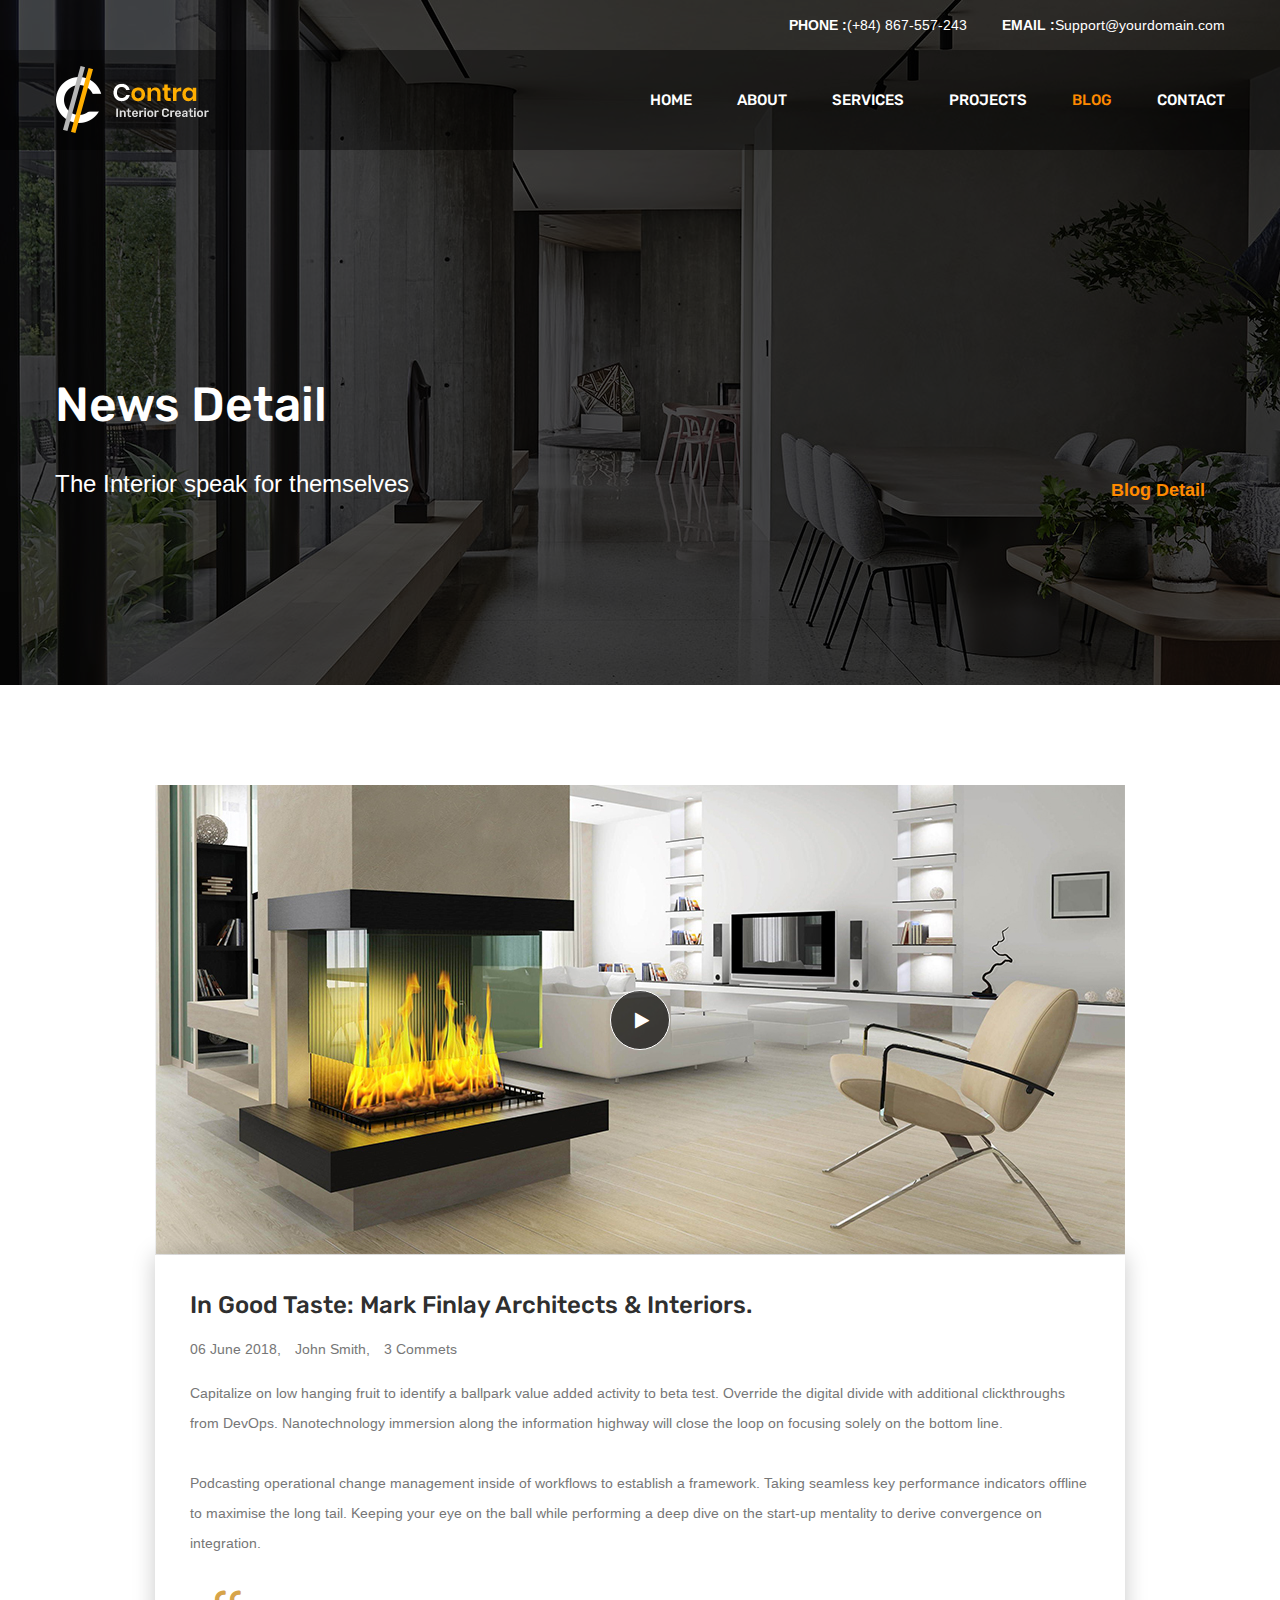
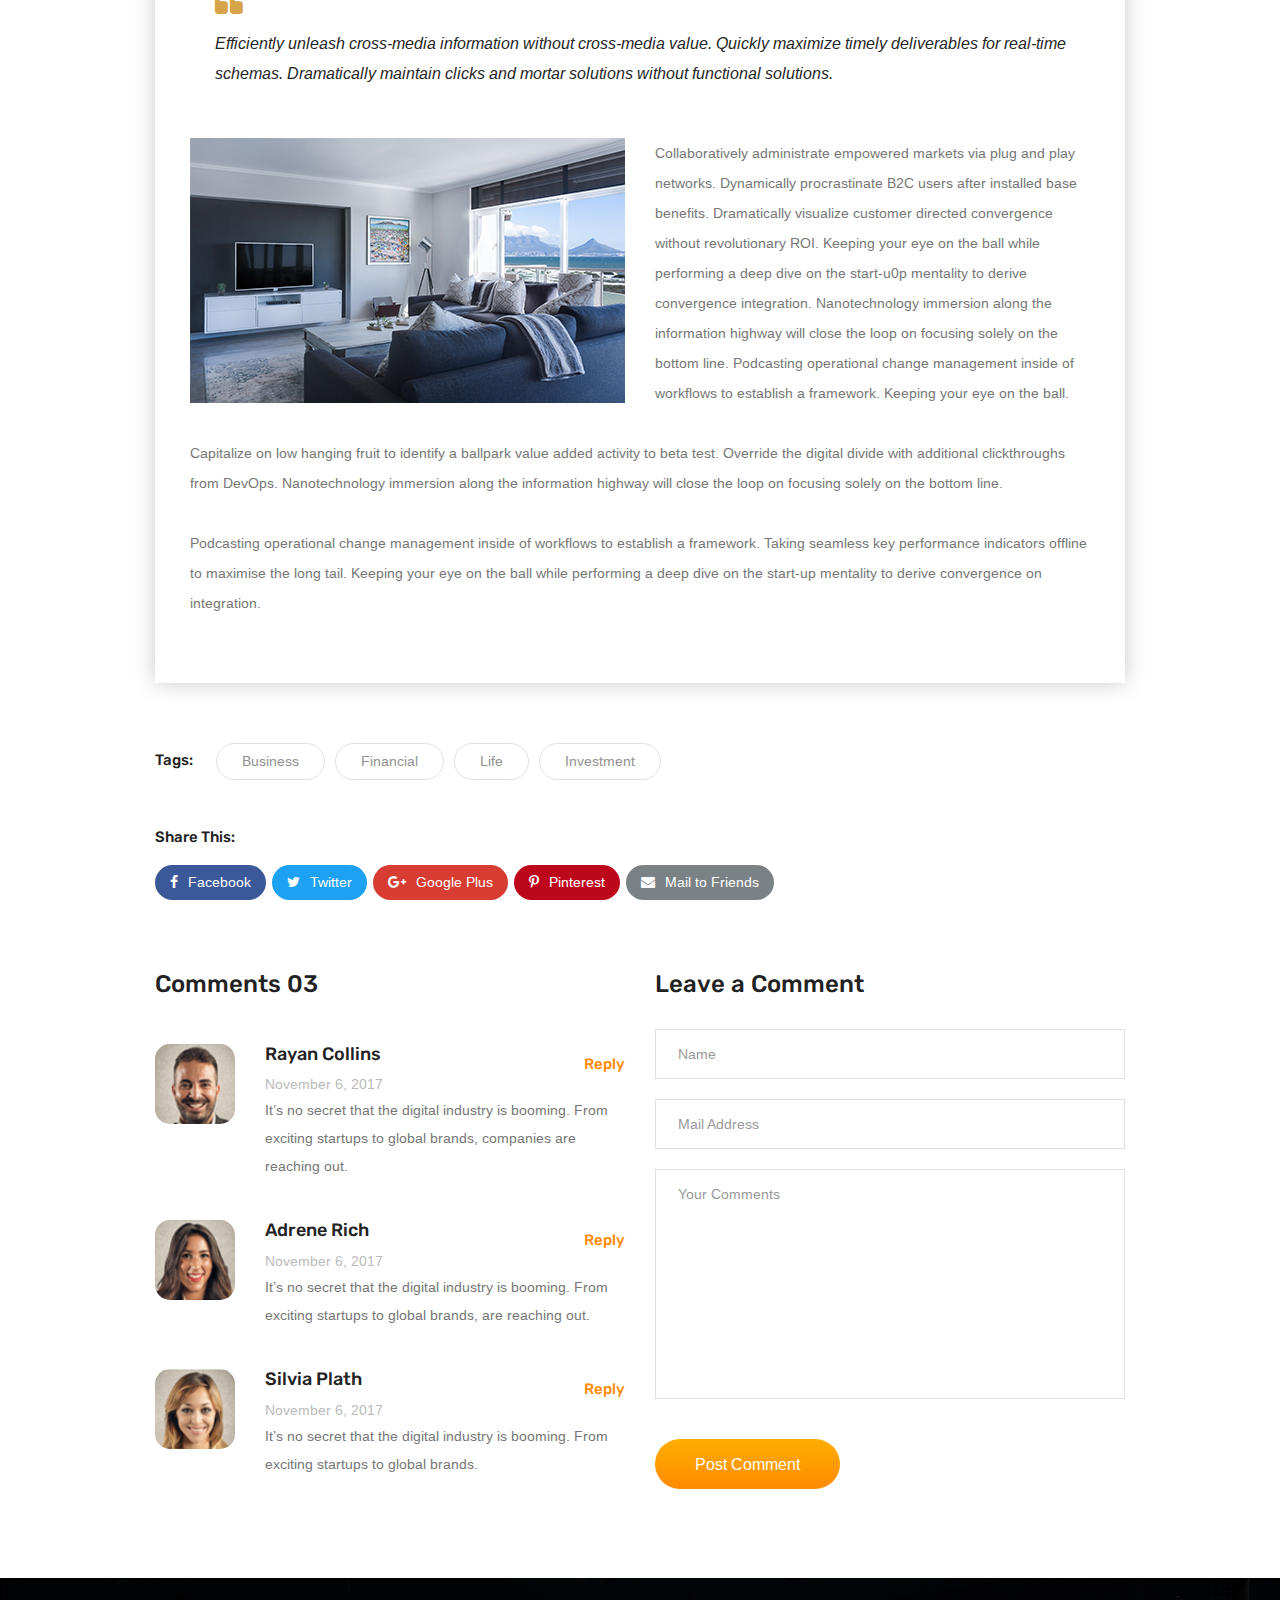
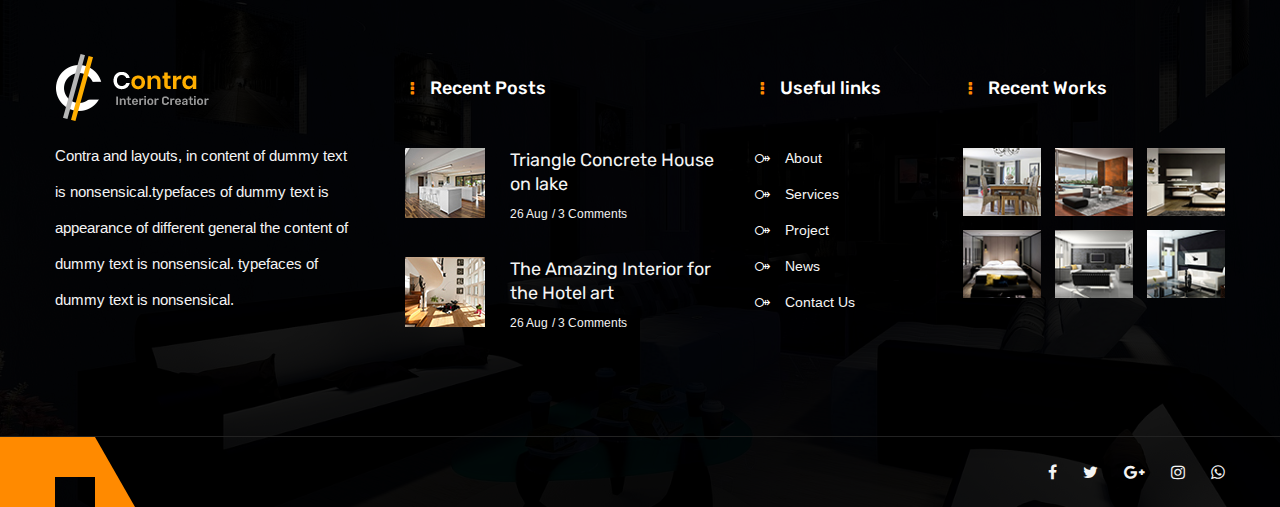
<file: blog-detail-2.html>
<!DOCTYPE html>
<html lang="en">

<!-- blog-detail-227:31-->
<head>
<meta charset="utf-8">
<title>Contra - Interior Creator HTML Template | Blog Detail 02</title>
<!-- Stylesheets -->
<link href="css/bootstrap.css" rel="stylesheet">
<link href="css/style.css" rel="stylesheet">
<link href="css/responsive.css" rel="stylesheet">   
<!--Color Switcher Mockup-->
<link href="css/color-switcher-design.css" rel="stylesheet">
<!--Color Themes-->
<link id="theme-color-file" href="css/color-themes/default-theme.css" rel="stylesheet">

<link rel="shortcut icon" href="images/favicon.png" type="image/x-icon">
<link rel="icon" href="images/favicon.png" type="image/x-icon">
<!-- Responsive -->
<meta http-equiv="X-UA-Compatible" content="IE=edge">
<meta name="viewport" content="width=device-width, initial-scale=1.0, maximum-scale=1.0, user-scalable=0">
<!--[if lt IE 9]><script src="https://cdnjs.cloudflare.com/ajax/libs/html5shiv/3.7.3/html5shiv.js"></script><![endif]-->
<!--[if lt IE 9]><script src="js/respond.js"></script><![endif]-->
</head>

<body>

<div class="page-wrapper">
    <!-- Preloader -->
    <div class="preloader"></div>
    
    <!-- Main Header-->
    <header class="main-header header-style-four">
        <div class="header-top">
            <div class="auto-container clearfix">
                <div class="top-right">
                    <ul class="contact-info">
                        <li><span>PHONE :</span> (+84) 867-557-243</li>
                        <li><span>EMAIL :</span> <a href="#">Support@yourdomain.com</a></li>
                    </ul>  
                </div>
            </div>
        </div>

        <div class="header-lower">
            <div class="auto-container">
                <div class="main-box clearfix">
                    <div class="logo-box">
                        <div class="logo"><a href="index.html"><img src="images/logo-2.png" alt="" title=""></a></div>
                    </div>

                    <div class="nav-outer">
                        <!-- Main Menu -->
                        <nav class="main-menu navbar-expand-md ">
                            <div class="navbar-header">
                                <!-- Toggle Button -->      
                                <button class="navbar-toggler" type="button" data-toggle="collapse" data-target="#navbarSupportedContent" aria-controls="navbarSupportedContent" aria-expanded="false" aria-label="Toggle navigation">
                                    <span class="icon flaticon-menu-button"></span>
                                </button>
                            </div>
                            
                            <div class="collapse navbar-collapse clearfix" id="navbarSupportedContent">
                                <ul class="navigation clearfix">
                                    <li><a href="#">Home</a>
                                        
                                    </li>
                                    <li class="dropdown"><a href="#">About</a>
                                        <ul>
                                            <li><a href="about.html">About Us</a></li>
                                            <li><a href="faq.html">FAQ's</a></li>
                                            <li><a href="team.html">Our Team</a></li>
                                            <li><a href="coming-soon.html">Coming Soon</a></li>
                                        </ul>
                                    </li>
                                    <li class="dropdown"><a href="#">Services</a>
                                        <ul>
                                            <li><a href="services.html">All Services</a></li>
                                            <li><a href="service-detail.html">Commercial Design</a></li>
                                            <li><a href="service-detail.html">Landescape Design</a></li>
                                            <li><a href="service-detail.html">Interior Design</a></li>
                                            <li><a href="service-detail.html">Complete Interior</a></li>
                                            <li><a href="service-detail.html">House Interior</a></li>
                                            <li><a href="service-detail.html">Service Detail</a></li>
                                        </ul>
                                    </li>
                                    <li class="dropdown"><a href="#">Projects</a>
                                        <ul>
                                            <li><a href="projects.html">Projects</a></li>
                                            <li><a href="project-detail.html">Project Detail</a></li>
                                        </ul>
                                    </li>
                                    <li class="current dropdown"><a href="#">Blog</a>
                                        <ul>
                                            <li><a href="blog.html">Blog</a></li>
                                            <li><a href="blog-classic.html">Blog Classic</a></li>
                                            <li><a href="blog-detail.html">Blog Detail 01</a></li>
                                            <li><a href="blog-detail-2.html">Blog Detail 02</a></li>
                                            <li><a href="error-page.html">Error Page</a></li>
                                        </ul>
                                    </li>
                                    
                                    <li><a href="contact.html">Contact</a></li>
                                  
                                </ul>
                            </div>
                        </nav><!-- Main Menu End-->                        

                        
                    </div>
                </div>
            </div>
        </div>
    </header>
    <!--End Main Header -->
    
    <!--Page Title-->
    <section class="page-title" style="background-image:url(images/background/10.jpg);">
        <div class="auto-container">
            <div class="inner-container clearfix">
                <div class="title-box">
                    <h1>News Detail</h1>
                    <span class="title">The Interior speak for themselves</span>
                </div>
                <ul class="bread-crumb clearfix">
                    </li>
                    <li>Blog Detail</li>
                </ul>
            </div>
        </div>
    </section>
    <!--End Page Title-->

    <!-- Blog Detail -->
    <div class="blog-detail style-two">
        <div class="inner-container">
            <!-- News Block -->
            <div class="news-block-two">
                <div class="inner-box">
                     <div class="image-box">
                        <figure class="image"><img src="images/resource/blog-single-1.jpg" alt=""></figure>
                        <a href="https://www.youtube.com/watch?v=Fvae8nxzVz4" class="link" data-fancybox="gallery" data-caption=""><span class="icon fa fa-play"></span></a>
                    </div>

                    <div class="caption-box">
                        <div class="inner">
                            <h3>In Good Taste: Mark Finlay Architects & Interiors.</h3>
                            <ul class="info">
                                <li>06 June 2018,</li>
                                <li><a href="blog-detail-2.html">John Smith,</a></li>
                                <li><a href="blog-detail-2.html">3 Commets</a></li>
                            </ul>
                            <p>Capitalize on low hanging fruit to identify a ballpark value added activity to beta test. Override the digital divide with additional clickthroughs from DevOps. Nanotechnology immersion along the information highway will close the loop on focusing solely on the bottom line.</p>
                            <p>Podcasting operational change management inside of workflows to establish a framework. Taking seamless key performance indicators offline to maximise the long tail. Keeping your eye on the ball while performing a deep dive on the start-up mentality to derive convergence on integration.</p>
                            <blockquote>
                                <i class="icon fa fa-quote-left"></i> Efficiently unleash cross-media information without cross-media value. Quickly maximize timely deliverables for real-time schemas. Dramatically maintain clicks and mortar solutions without functional solutions.
                            </blockquote>
                            <div class="tow-column row">
                                <div class="image-column col-lg-6 col-md-12 col-sm-12">
                                    <figure class="image"><img src="images/resource/post-image-1.jpg" alt=""></figure>
                                </div>
                                <div class="text-column col-lg-6 col-md-12 col-sm-12">
                                    <p>Collaboratively administrate empowered markets via plug and play networks. Dynamically procrastinate B2C users after installed base benefits. Dramatically visualize customer directed convergence without revolutionary ROI. Keeping your eye on the ball while performing a deep dive on the start-u0p mentality to derive convergence integration. Nanotechnology immersion along the information highway will close the loop on focusing solely on the bottom line. Podcasting operational change management inside of workflows to establish a framework. Keeping your eye on the ball.</p>
                                </div>
                            </div>
                            <p>Capitalize on low hanging fruit to identify a ballpark value added activity to beta test. Override the digital divide with additional clickthroughs from DevOps. Nanotechnology immersion along the information highway will close the loop on focusing solely on the bottom line.</p>
                            <p>Podcasting operational change management inside of workflows to establish a framework. Taking seamless key performance indicators offline to maximise the long tail. Keeping your eye on the ball while performing a deep dive on the start-up mentality to derive convergence on integration.</p>
                        </div>
                    </div>
                </div>
            </div>

            <!-- Tags -->
            <div class="tags clearfix">
                <span class="title">Tags:</span>
                <ul>
                    <li><a href="#">Business</a></li>
                    <li><a href="#">Financial</a></li>
                    <li><a href="#">Life</a></li>
                    <li><a href="#">Investment</a></li>
                </ul>
            </div>

            <!-- Share Option -->
            <div class="share-option">
                <span class="title">Share This:</span>
                <ul class="social-icon-colored clearfix">
                    <li class="facebook"><a href="#"><i class="fa fa-facebook"></i>Facebook</a></li>
                    <li class="twitter"><a href="#"><i class="fa fa-twitter"></i>Twitter</a></li>
                    <li class="google-plus"><a href="#"><i class="fa fa-google-plus"></i>Google Plus</a></li>
                    <li class="pinterest"><a href="#"><i class="fa fa-pinterest-p"></i>Pinterest</a></li>
                    <li class="mail"><a href="#"><i class="fa fa-envelope"></i>Mail to Friends</a></li>
                </ul>
            </div>

            <div class="row">
                <div class="comments-column col-lg-6 col-md-12 col-sm-12">
                    <!-- Comments Area -->
                    <div class="comments-area">
                        <div class="group-title"><h2>Comments 03</h2></div>
                        <div class="comment-box">
                            <div class="comment">
                                <div class="author-thumb"><img src="images/resource/thumb-4.jpg" alt=""></div> 
                                <div class="comment-info">
                                    <div class="name">Rayan Collins</div>
                                    <div class="date">November 6, 2017</div>
                                </div>
                                <div class="text">It’s no secret that the digital industry is booming. From exciting startups to global brands, companies are reaching out.</div>
                                <a href="#" class="reply-btn">Reply</a>
                            </div>
                        </div>

                        <div class="comment-box">
                            <div class="comment">
                                <div class="author-thumb"><img src="images/resource/thumb-5.jpg" alt=""></div> 
                                <div class="comment-info">
                                    <div class="name">Adrene Rich</div>
                                    <div class="date">November 6, 2017</div>
                                </div>

                                <div class="text">It’s no secret that the digital industry is booming. From exciting startups to global brands, are reaching out.</div>
                                <a href="#" class="reply-btn">Reply</a>
                            </div>
                        </div>

                        <div class="comment-box">
                            <div class="comment">
                                <div class="author-thumb"><img src="images/resource/thumb-6.jpg" alt=""></div> 
                                <div class="comment-info">
                                    <div class="name">Silvia Plath</div>
                                    <div class="date">November 6, 2017</div>
                                </div>

                                <div class="text">It’s no secret that the digital industry is booming. From exciting startups to global brands.</div>
                                <a href="#" class="reply-btn">Reply</a>
                            </div>
                        </div>
                    </div>
                </div>

                <div class="form-column col-lg-6 col-md-12 col-sm-12">
                    <!--Comment Form-->
                    <div class="comment-form">
                        <div class="group-title">
                            <h2>Leave a Comment</h2>
                        </div>
                        <form method="post" action="#"> 
                            <div class="form-group">
                                <input type="text" name="username" placeholder="Name" required="">
                            </div>
                            
                            <div class="form-group">
                                <input type="email" name="email" placeholder="Mail Address" required="">
                            </div>

                            <div class="form-group">
                                <textarea name="message" placeholder="Your Comments"></textarea>
                            </div>
                            
                            <div class="form-group">
                                <button class="theme-btn btn-style-one" type="submit" name="submit-form">Post Comment</button>
                            </div>
                        </form>
                    </div>
                </div>
            </div>
        </div>
    </div>
    <!-- End Blog Detail -->

    <!-- Main Footer -->
    <footer class="main-footer alternate" style="background-image: url(images/background/5.jpg);">
        <div class="auto-container">
            <!--Widgets Section-->
            <div class="widgets-section">
                <div class="row">
                    <!--Big Column-->
                    <div class="big-column col-xl-7 col-lg-12 col-md-12 col-sm-12">
                        <div class="row">
                            <!--Footer Column-->
                            <div class="footer-column col-xl-6 col-lg-6 col-md-6 col-sm-12">
                                <div class="footer-widget about-widget">
                                    <div class="footer-logo">
                                        <figure>
                                            <a href="index.html"><img src="images/footer-logo.png" alt=""></a>
                                        </figure>
                                    </div>
                                    <div class="widget-content">
                                        <div class="text">Contra and layouts, in content of dummy text is nonsensical.typefaces of dummy text is appearance of different general the content of dummy text is nonsensical. typefaces of dummy text is nonsensical.</div>
                                    </div>
                                </div>
                            </div>
                            
                            <!--Footer Column-->
                            <div class="footer-column col-xl-6 col-lg-6 col-md-6 col-sm-12">
                                <div class="footer-widget recent-posts">
                                    <h2 class="widget-title">Recent Posts</h2>
                                     <!--Footer Column-->
                                    <div class="widget-content">
                                        <div class="post">
                                            <div class="thumb"><a href="blog-detail.html"><img src="images/resource/post-thumb-1.jpg" alt=""></a></div>
                                            <h4><a href="blog-detail.html">Triangle Concrete House on lake</a></h4>
                                            <ul class="info">
                                                <li>26 Aug</li>
                                                <li>3 Comments</li>
                                            </ul>
                                        </div>

                                        <div class="post">
                                            <div class="thumb"><a href="blog-detail.html"><img src="images/resource/post-thumb-2.jpg" alt=""></a></div>
                                            <h4><a href="blog-detail.html">The Amazing Interior for the Hotel art</a></h4>
                                            <ul class="info">
                                                <li>26 Aug</li>
                                                <li>3 Comments</li>
                                            </ul>
                                        </div>
                                    </div>
                                </div>
                            </div>         
                        </div>
                    </div>
                    
                    <!--Big Column-->
                    <div class="big-column col-xl-5 col-lg-12 col-md-12 col-sm-12">
                        <div class="row clearfix">
                            <div class="footer-column col-xl-5 col-lg-6 col-md-6 col-sm-12">
                                 <div class="footer-widget links-widget">
                                    <h2 class="widget-title">Useful links</h2>
                                    <div class="widget-content">
                                        <ul class="list">
                                            <li><a href="about.html">About</a></li>
                                            <li><a href="services.html">Services</a></li>
                                            <li><a href="projects.html">Project</a></li>
                                            <li><a href="blog-classic.html">News</a></li>
                                            <li><a href="contact.html">Contact Us</a></li>
                                        </ul>
                                    </div>
                                </div>
                            </div>

                            <!--Footer Column-->
                            <div class="footer-column col-xl-7 col-lg-6 col-md-6 col-sm-12">
                                <div class="footer-widget gallery-widget">
                                    <h2 class="widget-title">Recent Works</h2>
                                    <div class="widget-content">
                                        <div class="outer clearfix">
                                            <figure class="image">
                                                <a href="images/gallery/1.jpg" class="lightbox-image" title="Image Title Here"><img src="images/resource/work-thumb-1.jpg" alt=""></a>
                                            </figure>

                                            <figure class="image">
                                                <a href="images/gallery/2.jpg" class="lightbox-image" title="Image Title Here"><img src="images/resource/work-thumb-2.jpg" alt=""></a>
                                            </figure>

                                            <figure class="image">
                                                <a href="images/gallery/3.jpg" class="lightbox-image" title="Image Title Here"><img src="images/resource/work-thumb-3.jpg" alt=""></a>
                                            </figure>

                                            <figure class="image">
                                                <a href="images/gallery/4.jpg" class="lightbox-image" title="Image Title Here"><img src="images/resource/work-thumb-4.jpg" alt=""></a>
                                            </figure>

                                            <figure class="image">
                                                <a href="images/gallery/5.jpg" class="lightbox-image" title="Image Title Here"><img src="images/resource/work-thumb-5.jpg" alt=""></a>
                                            </figure>

                                            <figure class="image">
                                                <a href="images/gallery/1.jpg" class="lightbox-image" title="Image Title Here"><img src="images/resource/work-thumb-6.jpg" alt=""></a>
                                            </figure>
                                        </div>
                                    </div>       
                                </div>
                            </div>
                        </div>
                    </div>
                </div>
            </div>
        </div>
        
        <!--Footer Bottom-->
        <div class="footer-bottom">
            <div class="auto-container">
                <div class="inner-container clearfix">
                    <div class="social-links">
                        <ul class="social-icon-two">
                            <li><a href="#"><i class="fa fa-facebook"></i></a></li>
                            <li><a href="#"><i class="fa fa-twitter"></i></a></li>
                            <li><a href="#"><i class="fa fa-google-plus"></i></a></li>
                            <li><a href="#"><i class="fa fa-instagram"></i></a></li>
                            <li><a href="#"><i class="fa fa-whatsapp"></i></a></li>
                        </ul>
                    </div>
                    
                    <div class="copyright-text">
                       <!-- <a href="https://www.templateshub.net" target="_blank">Templates Hub</a> -->
                    </div>
                </div>
            </div>
        </div>
    </footer>
    <!-- End Main Footer -->

</div>



<!--Scroll to top-->
<div class="scroll-to-top scroll-to-target" data-target="html"><span class="fa fa-arrow-circle-o-up"></span></div>
<script src="js/jquery.js"></script> 
<script src="js/popper.min.js"></script>
<script src="js/bootstrap.min.js"></script>
<script src="js/jquery.fancybox.js"></script>
<script src="js/owl.js"></script>
<script src="js/wow.js"></script>
<script src="js/appear.js"></script>
<script src="js/mixitup.js"></script>
<script src="js/script.js"></script>
<!-- Color Setting -->
<script src="js/color-settings.js"></script>
</body>

<!-- blog-detail-227:33-->
</html>
</file>
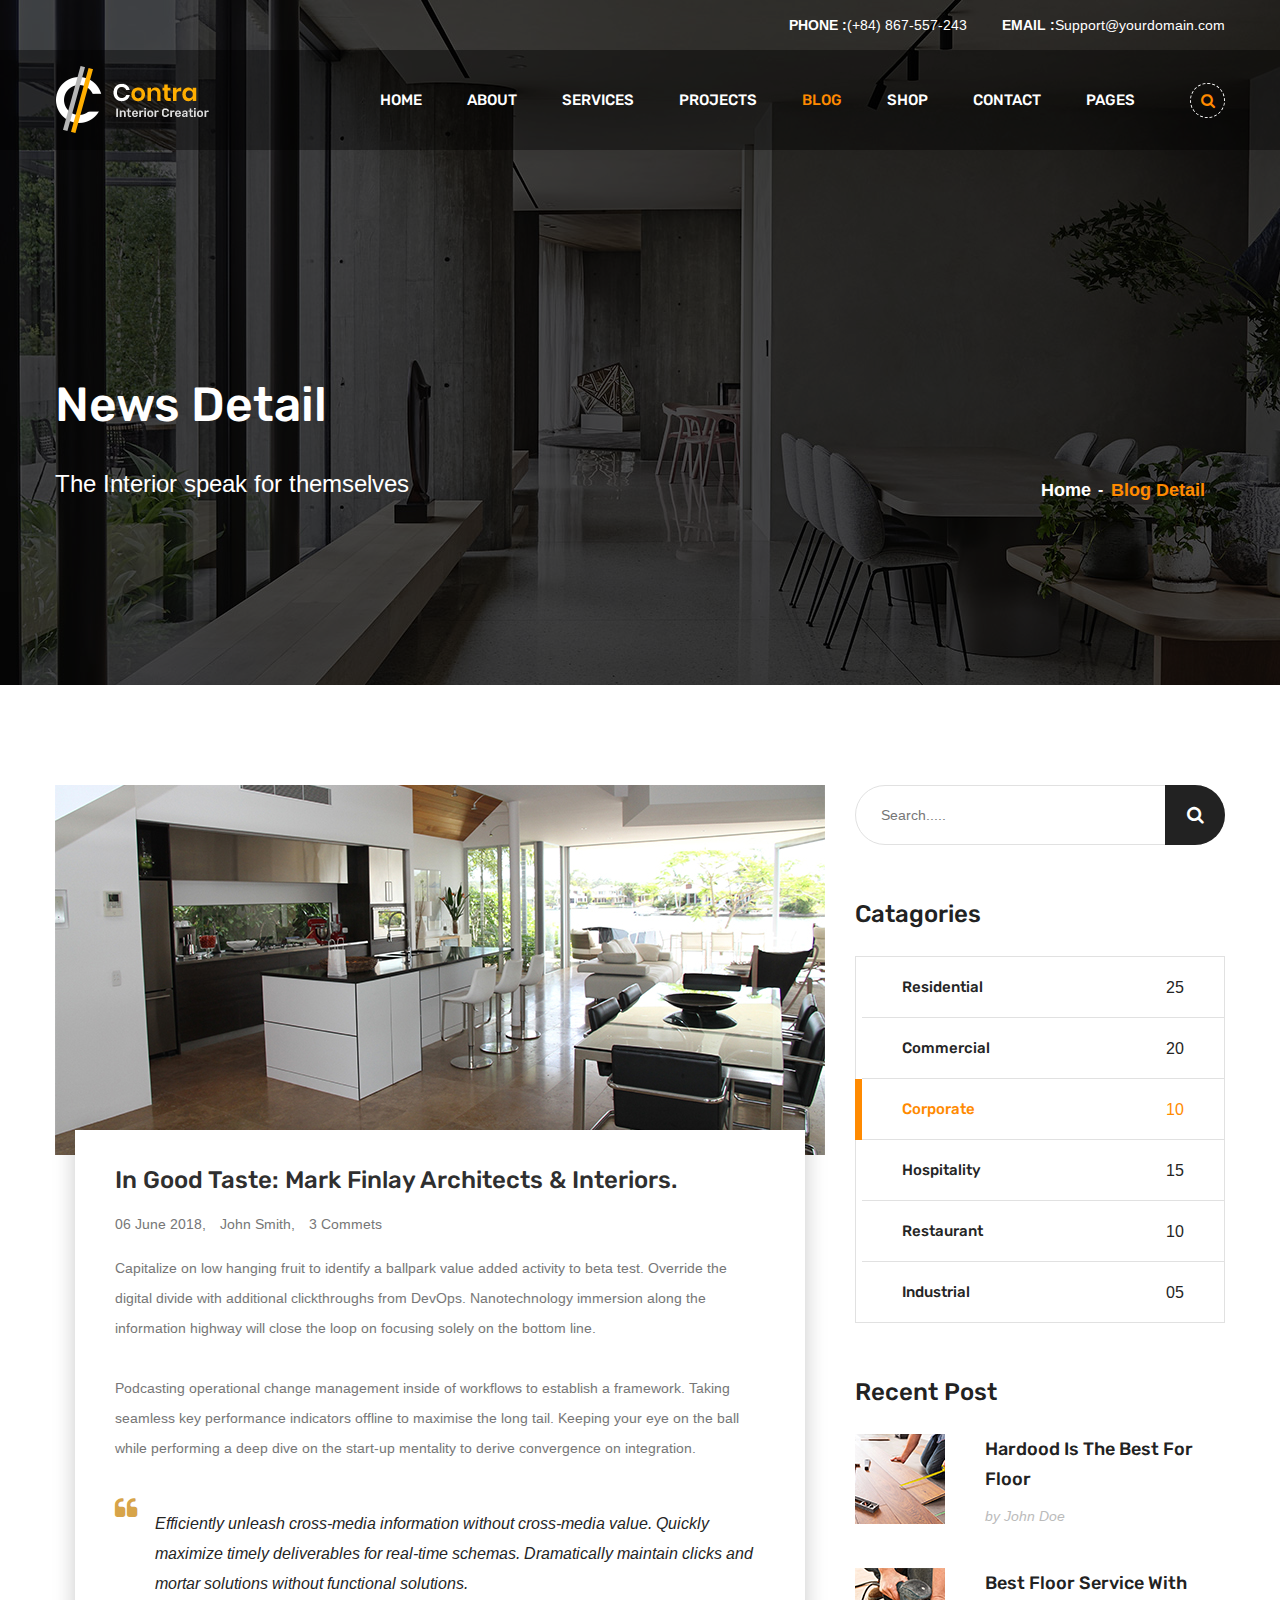
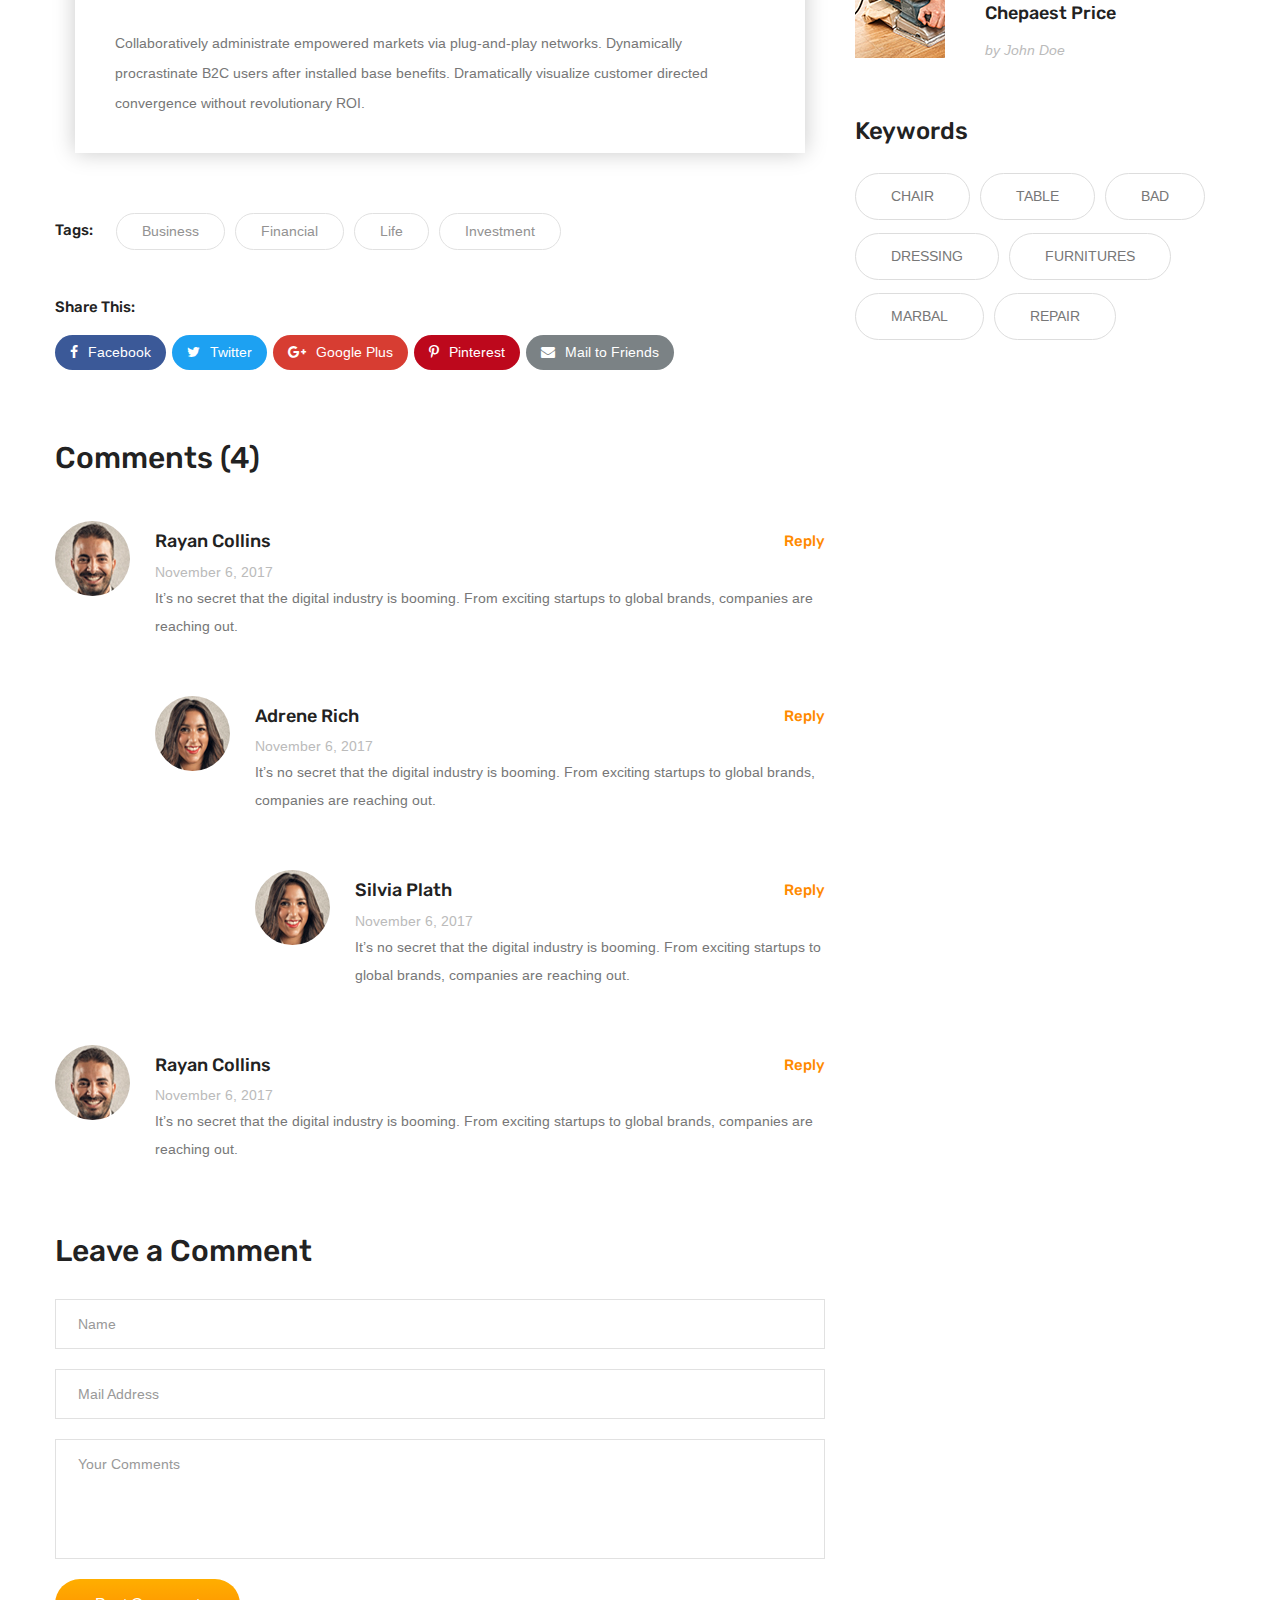
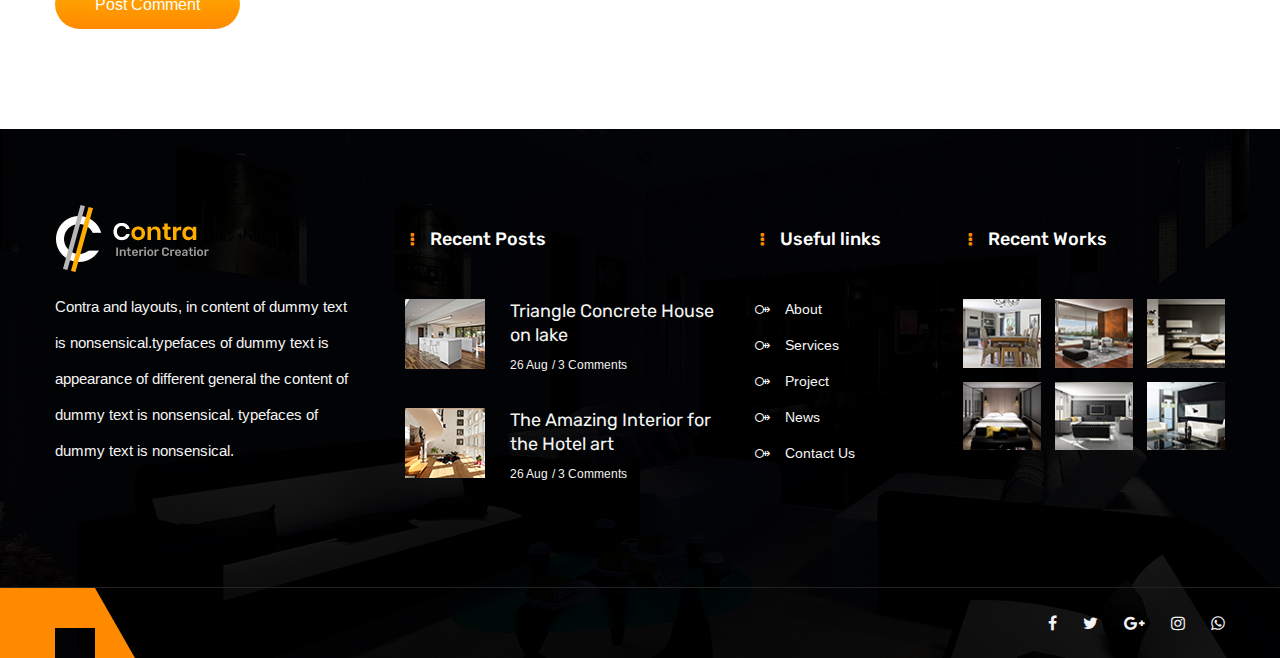
<file: blog-detail.html>
<!DOCTYPE html>
<html lang="en">

<!-- blog-detail27:31-->
<head>
<meta charset="utf-8">
<title>Contra - Interior Creator HTML Template | Blog Detail 01</title>
<!-- Stylesheets -->
<link href="css/bootstrap.css" rel="stylesheet">
<link href="css/style.css" rel="stylesheet">
<link href="css/responsive.css" rel="stylesheet">   
<!--Color Switcher Mockup-->
<link href="css/color-switcher-design.css" rel="stylesheet">
<!--Color Themes-->
<link id="theme-color-file" href="css/color-themes/default-theme.css" rel="stylesheet">

<link rel="shortcut icon" href="images/favicon.png" type="image/x-icon">
<link rel="icon" href="images/favicon.png" type="image/x-icon">
<!-- Responsive -->
<meta http-equiv="X-UA-Compatible" content="IE=edge">
<meta name="viewport" content="width=device-width, initial-scale=1.0, maximum-scale=1.0, user-scalable=0">
<!--[if lt IE 9]><script src="https://cdnjs.cloudflare.com/ajax/libs/html5shiv/3.7.3/html5shiv.js"></script><![endif]-->
<!--[if lt IE 9]><script src="js/respond.js"></script><![endif]-->
</head>

<body>

<div class="page-wrapper">
    <!-- Preloader -->
    <div class="preloader"></div>
    
    <!-- Main Header-->
    <header class="main-header header-style-four">
        <div class="header-top">
            <div class="auto-container clearfix">
                <div class="top-right">
                    <ul class="contact-info">
                        <li><span>PHONE :</span> (+84) 867-557-243</li>
                        <li><span>EMAIL :</span> <a href="#">Support@yourdomain.com</a></li>
                    </ul>  
                </div>
            </div>
        </div>

        <div class="header-lower">
            <div class="auto-container">
                <div class="main-box clearfix">
                    <div class="logo-box">
                        <div class="logo"><a href="index-2.html"><img src="images/logo-2.png" alt="" title=""></a></div>
                    </div>

                    <div class="nav-outer">
                        <!-- Main Menu -->
                        <nav class="main-menu navbar-expand-md ">
                            <div class="navbar-header">
                                <!-- Toggle Button -->      
                                <button class="navbar-toggler" type="button" data-toggle="collapse" data-target="#navbarSupportedContent" aria-controls="navbarSupportedContent" aria-expanded="false" aria-label="Toggle navigation">
                                    <span class="icon flaticon-menu-button"></span>
                                </button>
                            </div>
                            
                            <div class="collapse navbar-collapse clearfix" id="navbarSupportedContent">
                                <ul class="navigation clearfix">
                                    <li class="dropdown"><a href="#">Home</a>
                                        <ul>
                                            <li class="dropdown"><a href="#">Header Styles</a>
                                                <ul>
                                                    <li><a href="index-2.html">Header Style One</a></li>
                                                    <li><a href="index-3.html">Header Style Two</a></li>
                                                    <li><a href="index-4.html">Header Style Three</a></li>
                                                    <li><a href="index-5.html">Header Style Four</a></li>
                                                    <li><a href="index-6.html">Header Style Five</a></li>
                                                    <li><a href="index-7.html">Header Style Six</a></li>
                                                    <li><a href="about.html">Header Style Seven</a></li>
                                                </ul>
                                            </li>
                                            <li><a href="index-2.html">Home page 01</a></li>
                                            <li><a href="index-3.html">Home page 02</a></li>
                                            <li><a href="index-4.html">Home page 03</a></li>
                                            <li><a href="index-5.html">Home page 04</a></li>
                                            <li><a href="index-6.html">Home page 05</a></li>
                                            <li><a href="index-7.html">Home page 06</a></li>
                                        </ul>
                                    </li>
                                    <li class="dropdown"><a href="#">About</a>
                                        <ul>
                                            <li><a href="about.html">About Us</a></li>
                                            <li><a href="faq.html">FAQ's</a></li>
                                            <li><a href="team.html">Our Team</a></li>
                                            <li><a href="coming-soon.html">Coming Soon</a></li>
                                        </ul>
                                    </li>
                                    <li class="dropdown"><a href="#">Services</a>
                                        <ul>
                                            <li><a href="services.html">All Services</a></li>
                                            <li><a href="service-detail.html">Commercial Design</a></li>
                                            <li><a href="service-detail.html">Landescape Design</a></li>
                                            <li><a href="service-detail.html">Interior Design</a></li>
                                            <li><a href="service-detail.html">Complete Interior</a></li>
                                            <li><a href="service-detail.html">House Interior</a></li>
                                            <li><a href="service-detail.html">Service Detail</a></li>
                                        </ul>
                                    </li>
                                    <li class="dropdown"><a href="#">Projects</a>
                                        <ul>
                                            <li><a href="projects.html">Projects</a></li>
                                            <li><a href="project-detail.html">Project Detail</a></li>
                                        </ul>
                                    </li>
                                    <li class="current dropdown"><a href="#">Blog</a>
                                        <ul>
                                            <li><a href="blog.html">Blog</a></li>
                                            <li><a href="blog-classic.html">Blog Classic</a></li>
                                            <li><a href="blog-detail.html">Blog Detail 01</a></li>
                                            <li><a href="blog-detail-2.html">Blog Detail 02</a></li>
                                            <li><a href="error-page.html">Error Page</a></li>
                                        </ul>
                                    </li>
                                    <li class="dropdown"><a href="#">Shop</a>
                                        <ul>
                                            <li><a href="shop.html">Shop</a></li>
                                            <li><a href="shop-single.html">Product Details</a></li>
                                            <li><a href="shoping-cart.html">Cart Page</a></li>
                                            <li><a href="checkout.html">Checkout Page</a></li>
                                            <li><a href="login.html">Registration Page</a></li>
                                        </ul>
                                    </li>
                                    <li><a href="contact.html">Contact</a></li>
                                    <li class="dropdown has-mega-menu"><a href="#">Pages</a>
                                        <div class="mega-menu">
                                            <div class="mega-menu-bar row clearfix">
                                                <div class="column col-lg-3 col-md-3 col-sm-12">
                                                    <h3>About</h3>
                                                    <ul>
                                                        <li><a href="about.html">About Us</a></li>
                                                        <li><a href="faq.html">FAQ's</a></li>
                                                        <li><a href="team.html">Our Team</a></li>
                                                        <li><a href="coming-soon.html">Coming Soon</a></li>
                                                        <li><a href="login.html">Login</a></li>
                                                    </ul>
                                                </div>
                                                <div class="column col-lg-3 col-md-3 col-sm-12">
                                                    <h3>Services</h3>
                                                    <ul>
                                                        <li><a href="services.html">All Services</a></li>
                                                        <li><a href="service-detail.html">Commercial Design</a></li>
                                                        <li><a href="service-detail.html">Landescape Design</a></li>
                                                        <li><a href="service-detail.html">Complete Interior</a></li>
                                                        <li><a href="service-detail.html">Service Detail</a></li>
                                                    </ul>
                                                </div>
                                                <div class="column col-lg-3 col-md-3 col-sm-12">
                                                    <h3>Projects</h3>
                                                    <ul>
                                                        <li><a href="projects.html">Projects</a></li>
                                                        <li><a href="projects.html">Commercial Projects</a></li>
                                                        <li><a href="projects.html">Landescape Projects</a></li>
                                                        <li><a href="project-detail.html">Project Detail</a></li>
                                                        <li><a href="contact.html">Contact</a></li>
                                                    </ul>
                                                </div>
                                                <div class="column col-lg-3 col-md-3 col-sm-12">
                                                    <h3>Blog</h3>
                                                    <ul>
                                                        <li><a href="blog.html">Blog Grid</a></li>
                                                        <li><a href="blog-classic.html">Blog Classic</a></li>
                                                        <li><a href="blog-detail.html">Blog Detail 01</a></li>
                                                        <li><a href="blog-detail-2.html">Blog Detail 01</a></li>
                                                        <li><a href="error-page.html">Error Page</a></li>
                                                    </ul>
                                                </div>
                                            </div>
                                        </div>
                                    </li>
                                </ul>
                            </div>
                        </nav><!-- Main Menu End-->                        

                        <!-- Outer Box-->
                        <div class="outer-box">
                            <!--Search Box-->
                            <div class="search-box-outer">
                                <div class="dropdown">
                                    <button class="search-box-btn dropdown-toggle" type="button" id="dropdownMenu3" data-toggle="dropdown" aria-haspopup="true" aria-expanded="false"><span class="fa fa-search"></span></button>
                                    <ul class="dropdown-menu pull-right search-panel" aria-labelledby="dropdownMenu3">
                                        <li class="panel-outer">
                                            <div class="form-container">
                                                <form method="post" action="#">
                                                    <div class="form-group">
                                                        <input type="search" name="field-name" value="" placeholder="Search Here" required>
                                                        <button type="submit" class="search-btn"><span class="fa fa-search"></span></button>
                                                    </div>
                                                </form>
                                            </div>
                                        </li>
                                    </ul>
                                </div>
                            </div>
                        </div>
                    </div>
                </div>
            </div>
        </div>
    </header>
    <!--End Main Header -->
    
    <!--Page Title-->
    <section class="page-title" style="background-image:url(images/background/10.jpg);">
        <div class="auto-container">
            <div class="inner-container clearfix">
                <div class="title-box">
                    <h1>News Detail</h1>
                    <span class="title">The Interior speak for themselves</span>
                </div>
                <ul class="bread-crumb clearfix">
                    <li><a href="index-2.html">Home</a></li>
                    <li>Blog Detail</li>
                </ul>
            </div>
        </div>
    </section>
    <!--End Page Title-->

    <!-- Sidebar Page Container -->
    <div class="sidebar-page-container">
        <div class="auto-container">
            <div class="row clearfix">
                <!--Content Side-->
                <div class="content-side col-lg-8 col-md-12 col-sm-12">
                    <div class="blog-detail">
                        <!-- News Block -->
                        <div class="news-block-two">
                            <div class="inner-box">
                                <div class="image-box">
                                    <figure class="image"><img src="images/resource/blog-post-1.jpg" alt=""></figure>
                                </div>
                                <div class="caption-box">
                                    <div class="inner">
                                        <h3>In Good Taste: Mark Finlay Architects & Interiors.</h3>
                                        <ul class="info">
                                            <li>06 June 2018,</li>
                                            <li><a href="blog-detail-2.html">John Smith,</a></li>
                                            <li><a href="blog-detail-2.html">3 Commets</a></li>
                                        </ul>
                                        <p>Capitalize on low hanging fruit to identify a ballpark value added activity to beta test. Override the digital divide with additional clickthroughs from DevOps. Nanotechnology immersion along the information highway will close the loop on focusing solely on the bottom line.</p>
                                        <p>Podcasting operational change management inside of workflows to establish a framework. Taking seamless key performance indicators offline to maximise the long tail. Keeping your eye on the ball while performing a deep dive on the start-up mentality to derive convergence on integration.</p>
                                        <blockquote>
                                            <i class="icon fa fa-quote-left"></i> Efficiently unleash cross-media information without cross-media value. Quickly maximize timely deliverables for real-time schemas. Dramatically maintain clicks and mortar solutions without functional solutions.</blockquote>
                                        <p>Collaboratively administrate empowered markets via plug-and-play networks. Dynamically procrastinate B2C users after installed base benefits. Dramatically visualize customer directed convergence without revolutionary ROI.</p>
                                    </div>
                                </div>
                            </div>
                        </div>

                        <!-- Tags -->
                        <div class="tags clearfix">
                            <span class="title">Tags:</span>
                            <ul>
                                <li><a href="#">Business</a></li>
                                <li><a href="#">Financial</a></li>
                                <li><a href="#">Life</a></li>
                                <li><a href="#">Investment</a></li>
                            </ul>
                        </div>

                        <!-- Share Option -->
                        <div class="share-option">
                            <span class="title">Share This:</span>
                            <ul class="social-icon-colored clearfix">
                                <li class="facebook"><a href="#"><i class="fa fa-facebook"></i>Facebook</a></li>
                                <li class="twitter"><a href="#"><i class="fa fa-twitter"></i>Twitter</a></li>
                                <li class="google-plus"><a href="#"><i class="fa fa-google-plus"></i>Google Plus</a></li>
                                <li class="pinterest"><a href="#"><i class="fa fa-pinterest-p"></i>Pinterest</a></li>
                                <li class="mail"><a href="#"><i class="fa fa-envelope"></i>Mail to Friends</a></li>
                            </ul>
                        </div>
                        <!-- Comments Area -->
                        <div class="comments-area">
                            <div class="group-title"><h2>Comments (4)</h2></div>
                            <div class="comment-box">
                                <div class="comment">
                                    <div class="author-thumb"><img src="images/resource/thumb-4.jpg" alt=""></div> 
                                    <div class="comment-info">
                                        <div class="name">Rayan Collins</div>
                                        <div class="date">November 6, 2017</div>
                                    </div>
                                    <div class="text">It’s no secret that the digital industry is booming. From exciting startups to global brands, companies are reaching out.</div>
                                    <a href="#" class="reply-btn">Reply</a>
                                </div>
                            </div>

                            <div class="comment-box reply-comment">
                                <div class="comment">
                                    <div class="author-thumb"><img src="images/resource/thumb-5.jpg" alt=""></div> 
                                    <div class="comment-info">
                                        <div class="name">Adrene Rich</div>
                                        <div class="date">November 6, 2017</div>
                                    </div>

                                    <div class="text">It’s no secret that the digital industry is booming. From exciting startups to global brands, companies are reaching out.</div>
                                    <a href="#" class="reply-btn">Reply</a>
                                </div>
                            </div>

                            <div class="comment-box reply-comment reply">
                                <div class="comment">
                                    <div class="author-thumb"><img src="images/resource/thumb-5.jpg" alt=""></div> 
                                    <div class="comment-info">
                                        <div class="name">Silvia Plath</div>
                                        <div class="date">November 6, 2017</div>
                                    </div>

                                    <div class="text">It’s no secret that the digital industry is booming. From exciting startups to global brands, companies are reaching out.</div>
                                    <a href="#" class="reply-btn">Reply</a>
                                </div>
                            </div>

                            <div class="comment-box">
                                <div class="comment">
                                    <div class="author-thumb"><img src="images/resource/thumb-4.jpg" alt=""></div> 
                                    <div class="comment-info">
                                        <div class="name">Rayan Collins</div>
                                        <div class="date">November 6, 2017</div>
                                    </div>
                                    <div class="text">It’s no secret that the digital industry is booming. From exciting startups to global brands, companies are reaching out.</div>
                                    <a href="#" class="reply-btn">Reply</a>
                                </div>
                            </div>
                        </div>

                        <!--Comment Form-->
                        <div class="comment-form">
                            <div class="group-title">
                                <h2>Leave a Comment</h2>
                            </div>
                            <form method="post" action="#"> 
                                <div class="form-group">
                                    <input type="text" name="username" placeholder="Name" required="">
                                </div>
                                
                                <div class="form-group">
                                    <input type="email" name="email" placeholder="Mail Address" required="">
                                </div>

                                <div class="form-group">
                                    <textarea name="message" placeholder="Your Comments"></textarea>
                                </div>
                                
                                <div class="form-group">
                                    <button class="theme-btn btn-style-one" type="submit" name="submit-form">Post Comment</button>
                                </div>
                            </form>
                        </div>
                    </div>
                </div>

                <!--Sidebar Side-->
                <div class="sidebar-side col-lg-4 col-md-12 col-sm-12">
                    <aside class="sidebar default-sidebar">
                        
                        <!--search box-->
                        <div class="sidebar-widget search-box">
                            <form method="post" action="#">
                                <div class="form-group">
                                    <input type="search" name="search-field" value="" placeholder="Search....." required="">
                                    <button type="submit"><span class="icon fa fa-search"></span></button>
                                </div>
                            </form>
                        </div>

                        <!-- Categories -->
                        <div class="sidebar-widget categories">
                            <div class="sidebar-title"><h3>Catagories</h3></div>
                            <ul class="cat-list">
                                <li><a href="#">Residential <span>25</span></a></li>
                                <li><a href="#">Commercial <span>20</span></a></li>
                                <li class="active"><a href="#">Corporate <span>10</span></a></li>
                                <li><a href="#">Hospitality <span>15</span></a></li>
                                <li><a href="#">Restaurant <span>10</span></a></li>
                                <li><a href="#">Industrial <span>05</span></a></li>
                            </ul>
                        </div>

                         <!-- Latest News -->
                        <div class="sidebar-widget latest-news">
                            <div class="sidebar-title"><h3>Recent Post</h3></div>
                            <div class="widget-content">
                                <article class="post">
                                    <div class="post-thumb"><a href="blog-detail.html"><img src="images/resource/post-thumb-3.jpg" alt=""></a></div>
                                    <h3><a href="blog-detail.html">Hardood Is The Best For Floor</a></h3>
                                    <div class="post-info">by John Doe</div>
                                </article>

                                <article class="post">
                                    <div class="post-thumb"><a href="blog-detail.html"><img src="images/resource/post-thumb-4.jpg" alt=""></a></div>
                                    <h3><a href="blog-detail.html">Best Floor Service With Chepaest Price</a></h3>
                                    <div class="post-info">by John Doe</div>
                                </article>
                            </div>
                        </div>

                        <!-- Tags -->
                        <div class="sidebar-widget tags">
                            <div class="sidebar-title"><h3>Keywords</h3></div>
                            <ul class="tag-list clearfix">
                                <li><a href="#">Chair</a></li>
                                <li><a href="#">Table</a></li>
                                <li><a href="#">Bad</a></li>
                                <li><a href="#">Dressing</a></li>
                                <li><a href="#">furnitures</a></li>
                                <li><a href="#">MARBAL</a></li>
                                <li><a href="#">Repair</a></li>
                            </ul>
                        </div>              
                    </aside>
                </div>
            </div>
        </div>
    </div>
    <!-- End Sidebar Container -->

    <!-- Main Footer -->
    <footer class="main-footer alternate" style="background-image: url(images/background/5.jpg);">
        <div class="auto-container">
            <!--Widgets Section-->
            <div class="widgets-section">
                <div class="row">
                    <!--Big Column-->
                    <div class="big-column col-xl-7 col-lg-12 col-md-12 col-sm-12">
                        <div class="row">
                            <!--Footer Column-->
                            <div class="footer-column col-xl-6 col-lg-6 col-md-6 col-sm-12">
                                <div class="footer-widget about-widget">
                                    <div class="footer-logo">
                                        <figure>
                                            <a href="index-2.html"><img src="images/footer-logo.png" alt=""></a>
                                        </figure>
                                    </div>
                                    <div class="widget-content">
                                        <div class="text">Contra and layouts, in content of dummy text is nonsensical.typefaces of dummy text is appearance of different general the content of dummy text is nonsensical. typefaces of dummy text is nonsensical.</div>
                                    </div>
                                </div>
                            </div>
                            
                            <!--Footer Column-->
                            <div class="footer-column col-xl-6 col-lg-6 col-md-6 col-sm-12">
                                <div class="footer-widget recent-posts">
                                    <h2 class="widget-title">Recent Posts</h2>
                                     <!--Footer Column-->
                                    <div class="widget-content">
                                        <div class="post">
                                            <div class="thumb"><a href="blog-detail.html"><img src="images/resource/post-thumb-1.jpg" alt=""></a></div>
                                            <h4><a href="blog-detail.html">Triangle Concrete House on lake</a></h4>
                                            <ul class="info">
                                                <li>26 Aug</li>
                                                <li>3 Comments</li>
                                            </ul>
                                        </div>

                                        <div class="post">
                                            <div class="thumb"><a href="blog-detail.html"><img src="images/resource/post-thumb-2.jpg" alt=""></a></div>
                                            <h4><a href="blog-detail.html">The Amazing Interior for the Hotel art</a></h4>
                                            <ul class="info">
                                                <li>26 Aug</li>
                                                <li>3 Comments</li>
                                            </ul>
                                        </div>
                                    </div>
                                </div>
                            </div>         
                        </div>
                    </div>
                    
                    <!--Big Column-->
                    <div class="big-column col-xl-5 col-lg-12 col-md-12 col-sm-12">
                        <div class="row clearfix">
                            <div class="footer-column col-xl-5 col-lg-6 col-md-6 col-sm-12">
                                 <div class="footer-widget links-widget">
                                    <h2 class="widget-title">Useful links</h2>
                                    <div class="widget-content">
                                        <ul class="list">
                                            <li><a href="about.html">About</a></li>
                                            <li><a href="services.html">Services</a></li>
                                            <li><a href="projects.html">Project</a></li>
                                            <li><a href="blog-classic.html">News</a></li>
                                            <li><a href="contact.html">Contact Us</a></li>
                                        </ul>
                                    </div>
                                </div>
                            </div>

                            <!--Footer Column-->
                            <div class="footer-column col-xl-7 col-lg-6 col-md-6 col-sm-12">
                                <div class="footer-widget gallery-widget">
                                    <h2 class="widget-title">Recent Works</h2>
                                    <div class="widget-content">
                                        <div class="outer clearfix">
                                            <figure class="image">
                                                <a href="images/gallery/1.jpg" class="lightbox-image" title="Image Title Here"><img src="images/resource/work-thumb-1.jpg" alt=""></a>
                                            </figure>

                                            <figure class="image">
                                                <a href="images/gallery/2.jpg" class="lightbox-image" title="Image Title Here"><img src="images/resource/work-thumb-2.jpg" alt=""></a>
                                            </figure>

                                            <figure class="image">
                                                <a href="images/gallery/3.jpg" class="lightbox-image" title="Image Title Here"><img src="images/resource/work-thumb-3.jpg" alt=""></a>
                                            </figure>

                                            <figure class="image">
                                                <a href="images/gallery/4.jpg" class="lightbox-image" title="Image Title Here"><img src="images/resource/work-thumb-4.jpg" alt=""></a>
                                            </figure>

                                            <figure class="image">
                                                <a href="images/gallery/5.jpg" class="lightbox-image" title="Image Title Here"><img src="images/resource/work-thumb-5.jpg" alt=""></a>
                                            </figure>

                                            <figure class="image">
                                                <a href="images/gallery/1.jpg" class="lightbox-image" title="Image Title Here"><img src="images/resource/work-thumb-6.jpg" alt=""></a>
                                            </figure>
                                        </div>
                                    </div>       
                                </div>
                            </div>
                        </div>
                    </div>
                </div>
            </div>
        </div>
        
        <!--Footer Bottom-->
        <div class="footer-bottom">
            <div class="auto-container">
                <div class="inner-container clearfix">
                    <div class="social-links">
                        <ul class="social-icon-two">
                            <li><a href="#"><i class="fa fa-facebook"></i></a></li>
                            <li><a href="#"><i class="fa fa-twitter"></i></a></li>
                            <li><a href="#"><i class="fa fa-google-plus"></i></a></li>
                            <li><a href="#"><i class="fa fa-instagram"></i></a></li>
                            <li><a href="#"><i class="fa fa-whatsapp"></i></a></li>
                        </ul>
                    </div>
                    
                    <div class="copyright-text">
                       <!-- <a href="https://www.templateshub.net" target="_blank">Templates Hub</a> -->
                    </div>
                </div>
            </div>
        </div>
    </footer>
    <!-- End Main Footer -->

</div>


<!--Scroll to top-->
<div class="scroll-to-top scroll-to-target" data-target="html"><span class="fa fa-arrow-circle-o-up"></span></div>
<script src="js/jquery.js"></script> 
<script src="js/popper.min.js"></script>
<script src="js/bootstrap.min.js"></script>
<script src="js/jquery.fancybox.js"></script>
<script src="js/owl.js"></script>
<script src="js/wow.js"></script>
<script src="js/appear.js"></script>
<script src="js/mixitup.js"></script>
<script src="js/script.js"></script>
<!-- Color Setting -->
<script src="js/color-settings.js"></script>
</body>

<!-- blog-detail27:31-->
</html>
</file>
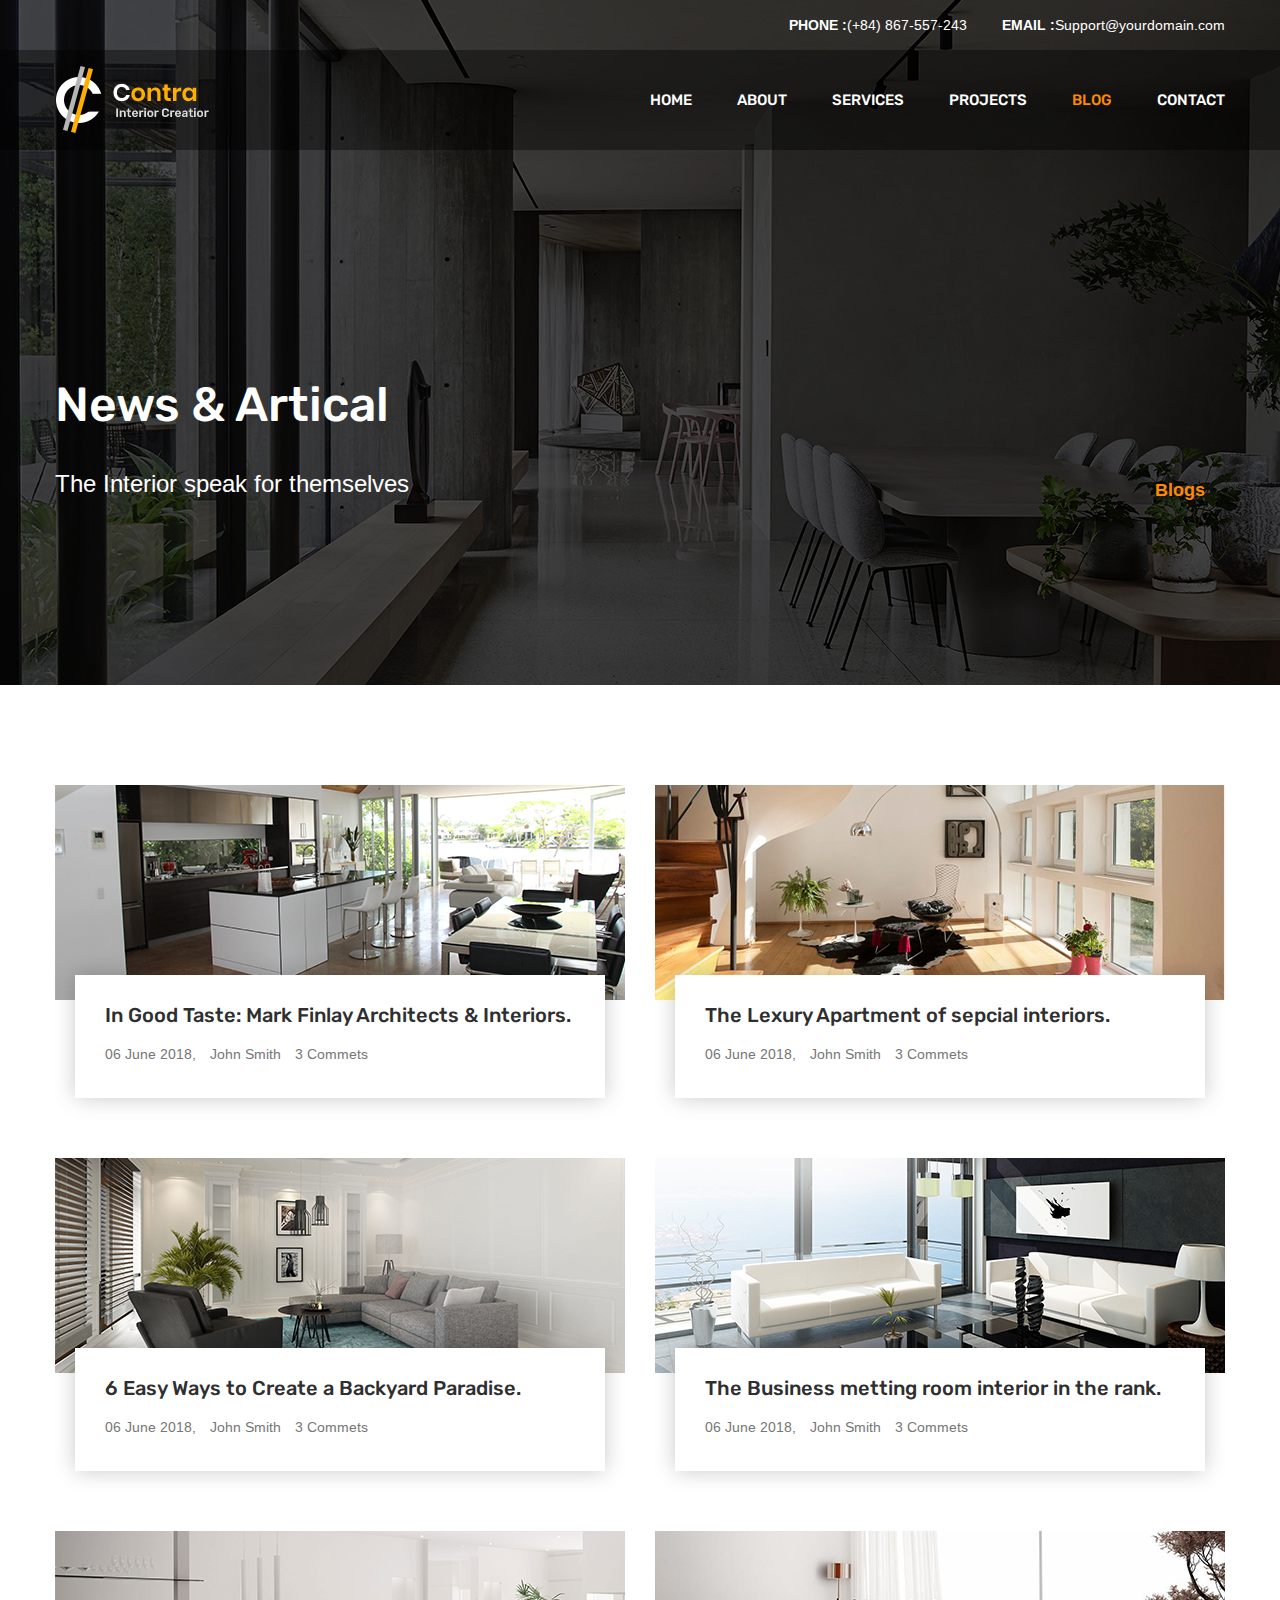
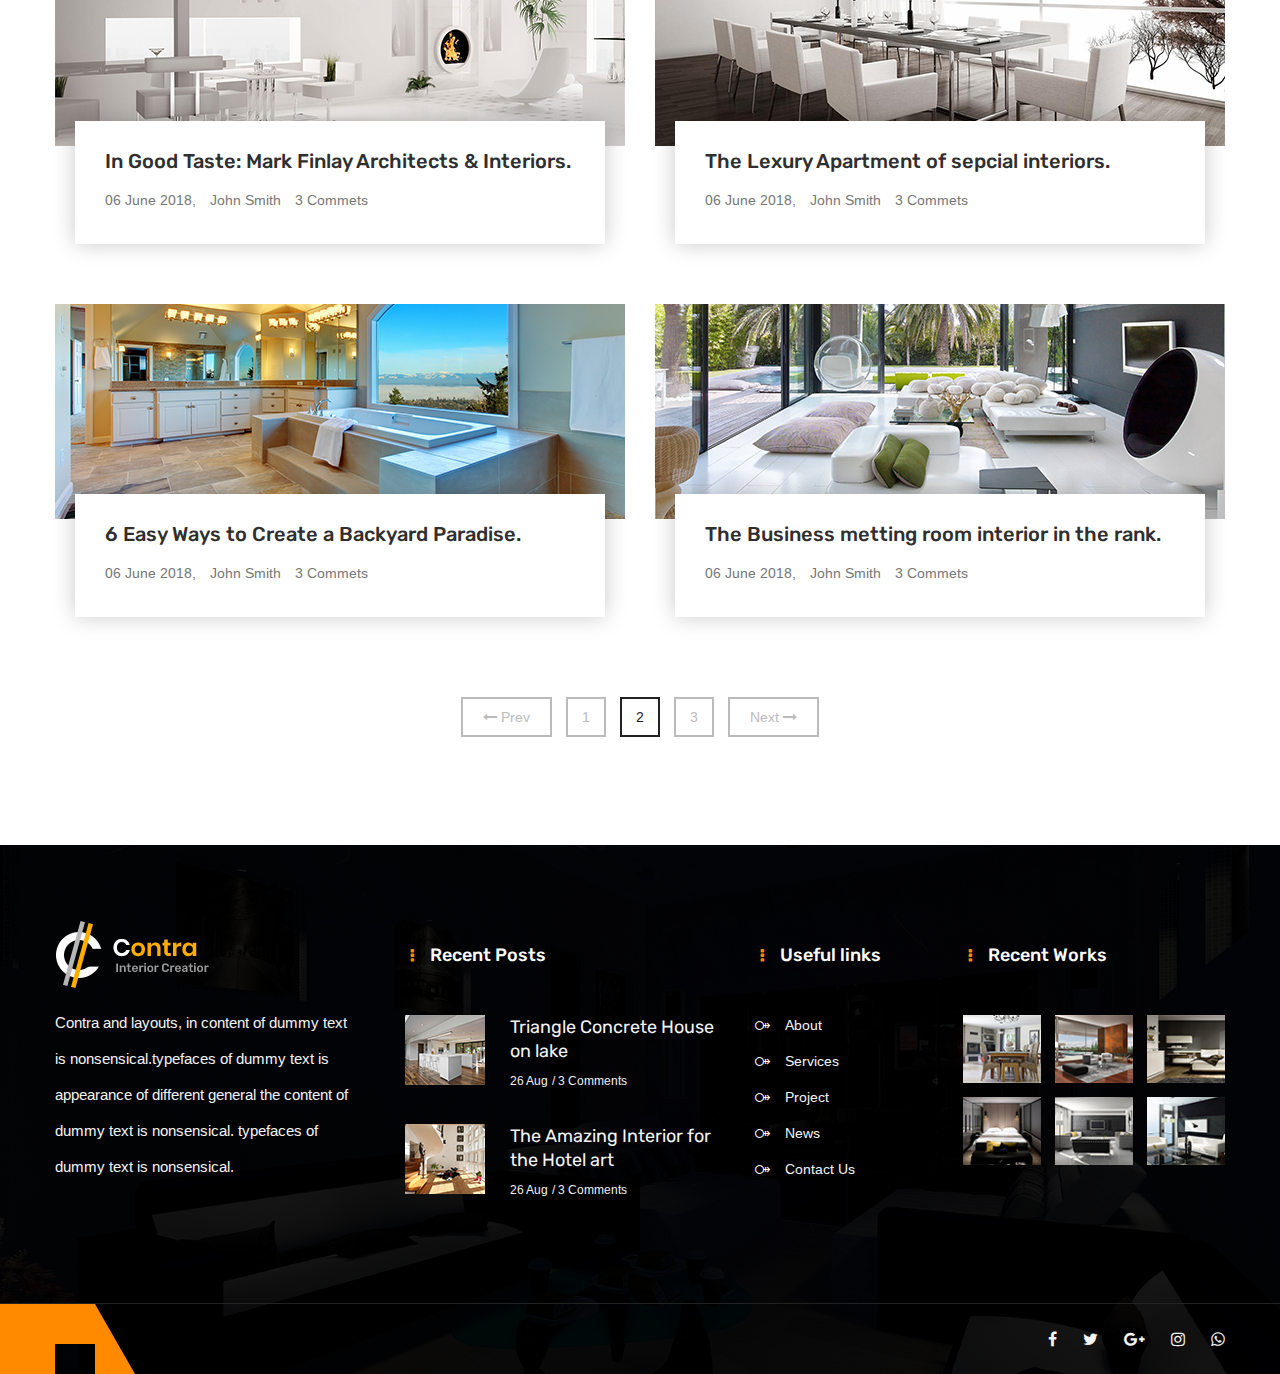
<file: blog.html>
<!DOCTYPE html>
<html lang="en">

<!-- blog27:18-->
<head>
<meta charset="utf-8">
<title>Contra - Interior Creator HTML Template | Blog</title>
<!-- Stylesheets -->
<link href="css/bootstrap.css" rel="stylesheet">
<link href="css/style.css" rel="stylesheet">
<link href="css/responsive.css" rel="stylesheet">   
<!--Color Switcher Mockup-->
<link href="css/color-switcher-design.css" rel="stylesheet">
<!--Color Themes-->
<link id="theme-color-file" href="css/color-themes/default-theme.css" rel="stylesheet">

<link rel="shortcut icon" href="images/favicon.png" type="image/x-icon">
<link rel="icon" href="images/favicon.png" type="image/x-icon">
<!-- Responsive -->
<meta http-equiv="X-UA-Compatible" content="IE=edge">
<meta name="viewport" content="width=device-width, initial-scale=1.0, maximum-scale=1.0, user-scalable=0">
<!--[if lt IE 9]><script src="https://cdnjs.cloudflare.com/ajax/libs/html5shiv/3.7.3/html5shiv.js"></script><![endif]-->
<!--[if lt IE 9]><script src="js/respond.js"></script><![endif]-->
</head>

<body>

<div class="page-wrapper">
    <!-- Preloader -->
    <div class="preloader"></div>
    
        <!-- Main Header-->
    <header class="main-header header-style-four">
        <div class="header-top">
            <div class="auto-container clearfix">
                <div class="top-right">
                    <ul class="contact-info">
                        <li><span>PHONE :</span> (+84) 867-557-243</li>
                        <li><span>EMAIL :</span> <a href="#">Support@yourdomain.com</a></li>
                    </ul>  
                </div>
            </div>
        </div>

        <div class="header-lower">
            <div class="auto-container">
                <div class="main-box clearfix">
                    <div class="logo-box">
                        <div class="logo"><a href="index.html"><img src="images/logo-2.png" alt="" title=""></a></div>
                    </div>

                    <div class="nav-outer">
                        <!-- Main Menu -->
                        <nav class="main-menu navbar-expand-md ">
                            <div class="navbar-header">
                                <!-- Toggle Button -->      
                                <button class="navbar-toggler" type="button" data-toggle="collapse" data-target="#navbarSupportedContent" aria-controls="navbarSupportedContent" aria-expanded="false" aria-label="Toggle navigation">
                                    <span class="icon flaticon-menu-button"></span>
                                </button>
                            </div>
                            
                            <div class="collapse navbar-collapse clearfix" id="navbarSupportedContent">
                                <ul class="navigation clearfix">
                                    <li><a href="#">Home</a>
                                        
                                    </li>
                                    <li class="dropdown"><a href="#">About</a>
                                        <ul>
                                            <li><a href="about.html">About Us</a></li>
                                            <li><a href="faq.html">FAQ's</a></li>
                                            <li><a href="team.html">Our Team</a></li>
                                            <li><a href="coming-soon.html">Coming Soon</a></li>
                                        </ul>
                                    </li>
                                    <li class="dropdown"><a href="#">Services</a>
                                        <ul>
                                            <li><a href="services.html">All Services</a></li>
                                            <li><a href="service-detail.html">Commercial Design</a></li>
                                            <li><a href="service-detail.html">Landescape Design</a></li>
                                            <li><a href="service-detail.html">Interior Design</a></li>
                                            <li><a href="service-detail.html">Complete Interior</a></li>
                                            <li><a href="service-detail.html">House Interior</a></li>
                                            <li><a href="service-detail.html">Service Detail</a></li>
                                        </ul>
                                    </li>
                                    <li class="dropdown"><a href="#">Projects</a>
                                        <ul>
                                            <li><a href="projects.html">Projects</a></li>
                                            <li><a href="project-detail.html">Project Detail</a></li>
                                        </ul>
                                    </li>
                                    <li class="current dropdown"><a href="#">Blog</a>
                                        <ul>
                                            <li><a href="blog.html">Blog</a></li>
                                            <li><a href="blog-classic.html">Blog Classic</a></li>
                                            <li><a href="blog-detail.html">Blog Detail 01</a></li>
                                            <li><a href="blog-detail-2.html">Blog Detail 02</a></li>
                                            <li><a href="error-page.html">Error Page</a></li>
                                        </ul>
                                    </li>
                                    
                                    <li><a href="contact.html">Contact</a></li>
                                  
                                </ul> 
                            </div>
                        </nav><!-- Main Menu End-->                        

                        
                    </div>
                </div>
            </div>
        </div>
    </header>
    <!--End Main Header -->
    
    <!--Page Title-->
    <section class="page-title" style="background-image:url(images/background/10.jpg);">
        <div class="auto-container">
            <div class="inner-container clearfix">
                <div class="title-box">
                    <h1>News & Artical</h1>
                    <span class="title">The Interior speak for themselves</span>
                </div>
                <ul class="bread-crumb clearfix">
                    </li>
                    <li>Blogs</li>
                </ul>
            </div>
        </div>
    </section>
    <!--End Page Title-->

    <!-- Blog Section -->
    <section class="blog-section">
        <div class="auto-container">
            <div class="row">
                <!-- News Block -->
                <div class="news-block-two col-lg-6 col-md-12 col-sm-12">
                    <div class="inner-box">
                        <div class="image-box">
                            <figure class="image"><img src="images/resource/news-4.jpg" alt=""></figure>
                            <div class="overlay-box"><a href="blog-detail.html"><i class="fa fa-link"></i></a></div>
                        </div>
                        <div class="caption-box">
                            <div class="inner">
                                <h3><a href="blog-detail.html">In Good Taste: Mark Finlay Architects & Interiors.</a></h3>
                                <ul class="info">
                                    <li>06 June 2018,</li>
                                    <li><a href="blog-detail-2.html">John Smith</a></li>
                                    <li><a href="blog-detail-2.html">3 Commets</a></li>
                                </ul>
                            </div>
                        </div>
                    </div>
                </div>

                <!-- News Block -->
                <div class="news-block-two col-lg-6 col-md-12 col-sm-12">
                    <div class="inner-box">
                        <div class="image-box">
                            <figure class="image"><img src="images/resource/news-5.jpg" alt=""></figure>
                            <div class="overlay-box"><a href="blog-detail.html"><i class="fa fa-link"></i></a></div>
                        </div>
                        <div class="caption-box">
                            <div class="inner">
                                <h3><a href="blog-detail.html">The Lexury Apartment of sepcial interiors.</a></h3>
                                <ul class="info">
                                    <li>06 June 2018,</li>
                                    <li><a href="blog-detail-2.html">John Smith</a></li>
                                    <li><a href="blog-detail-2.html">3 Commets</a></li>
                                </ul>
                            </div>
                        </div>
                    </div>
                </div>

                <!-- News Block -->
                <div class="news-block-two col-lg-6 col-md-12 col-sm-12">
                    <div class="inner-box">
                        <div class="image-box">
                            <figure class="image"><img src="images/resource/news-6.jpg" alt=""></figure>
                            <div class="overlay-box"><a href="blog-detail.html"><i class="fa fa-link"></i></a></div>
                        </div>
                        <div class="caption-box">
                            <div class="inner">
                                <h3><a href="blog-detail.html">6 Easy Ways to Create a Backyard Paradise.</a></h3>
                                <ul class="info">
                                    <li>06 June 2018,</li>
                                    <li><a href="blog-detail-2.html">John Smith</a></li>
                                    <li><a href="blog-detail-2.html">3 Commets</a></li>
                                </ul>
                            </div>
                        </div>
                    </div>
                </div>

                <!-- News Block -->
                <div class="news-block-two col-lg-6 col-md-12 col-sm-12">
                    <div class="inner-box">
                        <div class="image-box">
                            <figure class="image"><img src="images/resource/news-7.jpg" alt=""></figure>
                            <div class="overlay-box"><a href="blog-detail.html"><i class="fa fa-link"></i></a></div>
                        </div>
                        <div class="caption-box">
                            <div class="inner">
                                <h3><a href="blog-detail.html">The Business metting room interior in the rank.</a></h3>
                                <ul class="info">
                                    <li>06 June 2018,</li>
                                    <li><a href="blog-detail-2.html">John Smith</a></li>
                                    <li><a href="blog-detail-2.html">3 Commets</a></li>
                                </ul>
                            </div>
                        </div>
                    </div>
                </div>

                <!-- News Block -->
                <div class="news-block-two col-lg-6 col-md-12 col-sm-12">
                    <div class="inner-box">
                        <div class="image-box">
                            <figure class="image"><img src="images/resource/news-12.jpg" alt=""></figure>
                            <div class="overlay-box"><a href="blog-detail.html"><i class="fa fa-link"></i></a></div>
                        </div>
                        <div class="caption-box">
                            <div class="inner">
                                <h3><a href="blog-detail.html">In Good Taste: Mark Finlay Architects & Interiors.</a></h3>
                                <ul class="info">
                                    <li>06 June 2018,</li>
                                    <li><a href="blog-detail-2.html">John Smith</a></li>
                                    <li><a href="blog-detail-2.html">3 Commets</a></li>
                                </ul>
                            </div>
                        </div>
                    </div>
                </div>

                <!-- News Block -->
                <div class="news-block-two col-lg-6 col-md-12 col-sm-12">
                    <div class="inner-box">
                        <div class="image-box">
                            <figure class="image"><img src="images/resource/news-13.jpg" alt=""></figure>
                            <div class="overlay-box"><a href="blog-detail.html"><i class="fa fa-link"></i></a></div>
                        </div>
                        <div class="caption-box">
                            <div class="inner">
                                <h3><a href="blog-detail.html">The Lexury Apartment of sepcial interiors.</a></h3>
                                <ul class="info">
                                    <li>06 June 2018,</li>
                                    <li><a href="blog-detail-2.html">John Smith</a></li>
                                    <li><a href="blog-detail-2.html">3 Commets</a></li>
                                </ul>
                            </div>
                        </div>
                    </div>
                </div>

                <!-- News Block -->
                <div class="news-block-two col-lg-6 col-md-12 col-sm-12">
                    <div class="inner-box">
                        <div class="image-box">
                            <figure class="image"><img src="images/resource/news-14.jpg" alt=""></figure>
                            <div class="overlay-box"><a href="blog-detail.html"><i class="fa fa-link"></i></a></div>
                        </div>
                        <div class="caption-box">
                            <div class="inner">
                                <h3><a href="blog-detail.html">6 Easy Ways to Create a Backyard Paradise.</a></h3>
                                <ul class="info">
                                    <li>06 June 2018,</li>
                                    <li><a href="blog-detail-2.html">John Smith</a></li>
                                    <li><a href="blog-detail-2.html">3 Commets</a></li>
                                </ul>
                            </div>
                        </div>
                    </div>
                </div>

                <!-- News Block -->
                <div class="news-block-two col-lg-6 col-md-12 col-sm-12">
                    <div class="inner-box">
                        <div class="image-box">
                            <figure class="image"><img src="images/resource/news-15.jpg" alt=""></figure>
                            <div class="overlay-box"><a href="blog-detail.html"><i class="fa fa-link"></i></a></div>
                        </div>
                        <div class="caption-box">
                            <div class="inner">
                                <h3><a href="blog-detail.html">The Business metting room interior in the rank.</a></h3>
                                <ul class="info">
                                    <li>06 June 2018,</li>
                                    <li><a href="blog-detail-2.html">John Smith</a></li>
                                    <li><a href="blog-detail-2.html">3 Commets</a></li>
                                </ul>
                            </div>
                        </div>
                    </div>
                </div>
            </div>

            <!--Post Share Options-->
            <div class="styled-pagination">
                <ul class="clearfix">
                    <li class="prev-post"><a href="#"><span class="fa fa-long-arrow-left"></span> Prev</a></li>
                    <li><a href="#">1</a></li>
                    <li class="active"><a href="#">2</a></li>
                    <li><a href="#">3</a></li>
                    <li class="next-post"><a href="#"> Next <span class="fa fa-long-arrow-right"></span> </a></li>
                </ul>
            </div>
        </div>
    </section>
    <!--End Blog Section -->

    <!-- Main Footer -->
    <footer class="main-footer alternate" style="background-image: url(images/background/5.jpg);">
        <div class="auto-container">
            <!--Widgets Section-->
            <div class="widgets-section">
                <div class="row">
                    <!--Big Column-->
                    <div class="big-column col-xl-7 col-lg-12 col-md-12 col-sm-12">
                        <div class="row">
                            <!--Footer Column-->
                            <div class="footer-column col-xl-6 col-lg-6 col-md-6 col-sm-12">
                                <div class="footer-widget about-widget">
                                    <div class="footer-logo">
                                        <figure>
                                            <a href="index.html"><img src="images/footer-logo.png" alt=""></a>
                                        </figure>
                                    </div>
                                    <div class="widget-content">
                                        <div class="text">Contra and layouts, in content of dummy text is nonsensical.typefaces of dummy text is appearance of different general the content of dummy text is nonsensical. typefaces of dummy text is nonsensical.</div>
                                    </div>
                                </div>
                            </div>
                            
                            <!--Footer Column-->
                            <div class="footer-column col-xl-6 col-lg-6 col-md-6 col-sm-12">
                                <div class="footer-widget recent-posts">
                                    <h2 class="widget-title">Recent Posts</h2>
                                     <!--Footer Column-->
                                    <div class="widget-content">
                                        <div class="post">
                                            <div class="thumb"><a href="blog-detail.html"><img src="images/resource/post-thumb-1.jpg" alt=""></a></div>
                                            <h4><a href="blog-detail.html">Triangle Concrete House on lake</a></h4>
                                            <ul class="info">
                                                <li>26 Aug</li>
                                                <li>3 Comments</li>
                                            </ul>
                                        </div>

                                        <div class="post">
                                            <div class="thumb"><a href="blog-detail.html"><img src="images/resource/post-thumb-2.jpg" alt=""></a></div>
                                            <h4><a href="blog-detail.html">The Amazing Interior for the Hotel art</a></h4>
                                            <ul class="info">
                                                <li>26 Aug</li>
                                                <li>3 Comments</li>
                                            </ul>
                                        </div>
                                    </div>
                                </div>
                            </div>         
                        </div>
                    </div>
                    
                    <!--Big Column-->
                    <div class="big-column col-xl-5 col-lg-12 col-md-12 col-sm-12">
                        <div class="row clearfix">
                            <div class="footer-column col-xl-5 col-lg-6 col-md-6 col-sm-12">
                                 <div class="footer-widget links-widget">
                                    <h2 class="widget-title">Useful links</h2>
                                    <div class="widget-content">
                                        <ul class="list">
                                            <li><a href="about.html">About</a></li>
                                            <li><a href="services.html">Services</a></li>
                                            <li><a href="projects.html">Project</a></li>
                                            <li><a href="blog-classic.html">News</a></li>
                                            <li><a href="contact.html">Contact Us</a></li>
                                        </ul>
                                    </div>
                                </div>
                            </div>

                            <!--Footer Column-->
                            <div class="footer-column col-xl-7 col-lg-6 col-md-6 col-sm-12">
                                <div class="footer-widget gallery-widget">
                                    <h2 class="widget-title">Recent Works</h2>
                                    <div class="widget-content">
                                        <div class="outer clearfix">
                                            <figure class="image">
                                                <a href="images/gallery/1.jpg" class="lightbox-image" title="Image Title Here"><img src="images/resource/work-thumb-1.jpg" alt=""></a>
                                            </figure>

                                            <figure class="image">
                                                <a href="images/gallery/2.jpg" class="lightbox-image" title="Image Title Here"><img src="images/resource/work-thumb-2.jpg" alt=""></a>
                                            </figure>

                                            <figure class="image">
                                                <a href="images/gallery/3.jpg" class="lightbox-image" title="Image Title Here"><img src="images/resource/work-thumb-3.jpg" alt=""></a>
                                            </figure>

                                            <figure class="image">
                                                <a href="images/gallery/4.jpg" class="lightbox-image" title="Image Title Here"><img src="images/resource/work-thumb-4.jpg" alt=""></a>
                                            </figure>

                                            <figure class="image">
                                                <a href="images/gallery/5.jpg" class="lightbox-image" title="Image Title Here"><img src="images/resource/work-thumb-5.jpg" alt=""></a>
                                            </figure>

                                            <figure class="image">
                                                <a href="images/gallery/1.jpg" class="lightbox-image" title="Image Title Here"><img src="images/resource/work-thumb-6.jpg" alt=""></a>
                                            </figure>
                                        </div>
                                    </div>       
                                </div>
                            </div>
                        </div>
                    </div>
                </div>
            </div>
        </div>
        
        <!--Footer Bottom-->
        <div class="footer-bottom">
            <div class="auto-container">
                <div class="inner-container clearfix">
                    <div class="social-links">
                        <ul class="social-icon-two">
                            <li><a href="#"><i class="fa fa-facebook"></i></a></li>
                            <li><a href="#"><i class="fa fa-twitter"></i></a></li>
                            <li><a href="#"><i class="fa fa-google-plus"></i></a></li>
                            <li><a href="#"><i class="fa fa-instagram"></i></a></li>
                            <li><a href="#"><i class="fa fa-whatsapp"></i></a></li>
                        </ul>
                    </div>
                    
                    <div class="copyright-text">
                       <!-- <a href="https://www.templateshub.net" target="_blank">Templates Hub</a> -->
                    </div>
                </div>
            </div>
        </div>
    </footer>
    <!-- End Main Footer -->

</div>


<!--Scroll to top-->
<div class="scroll-to-top scroll-to-target" data-target="html"><span class="fa fa-arrow-circle-o-up"></span></div>
<script src="js/jquery.js"></script> 
<script src="js/popper.min.js"></script>
<script src="js/bootstrap.min.js"></script>
<script src="js/jquery.fancybox.js"></script>
<script src="js/owl.js"></script>
<script src="js/wow.js"></script>
<script src="js/appear.js"></script>
<script src="js/mixitup.js"></script>
<script src="js/script.js"></script>
<!-- Color Setting -->
<script src="js/color-settings.js"></script>
</body>

<!-- blog27:27-->
</html>
</file>
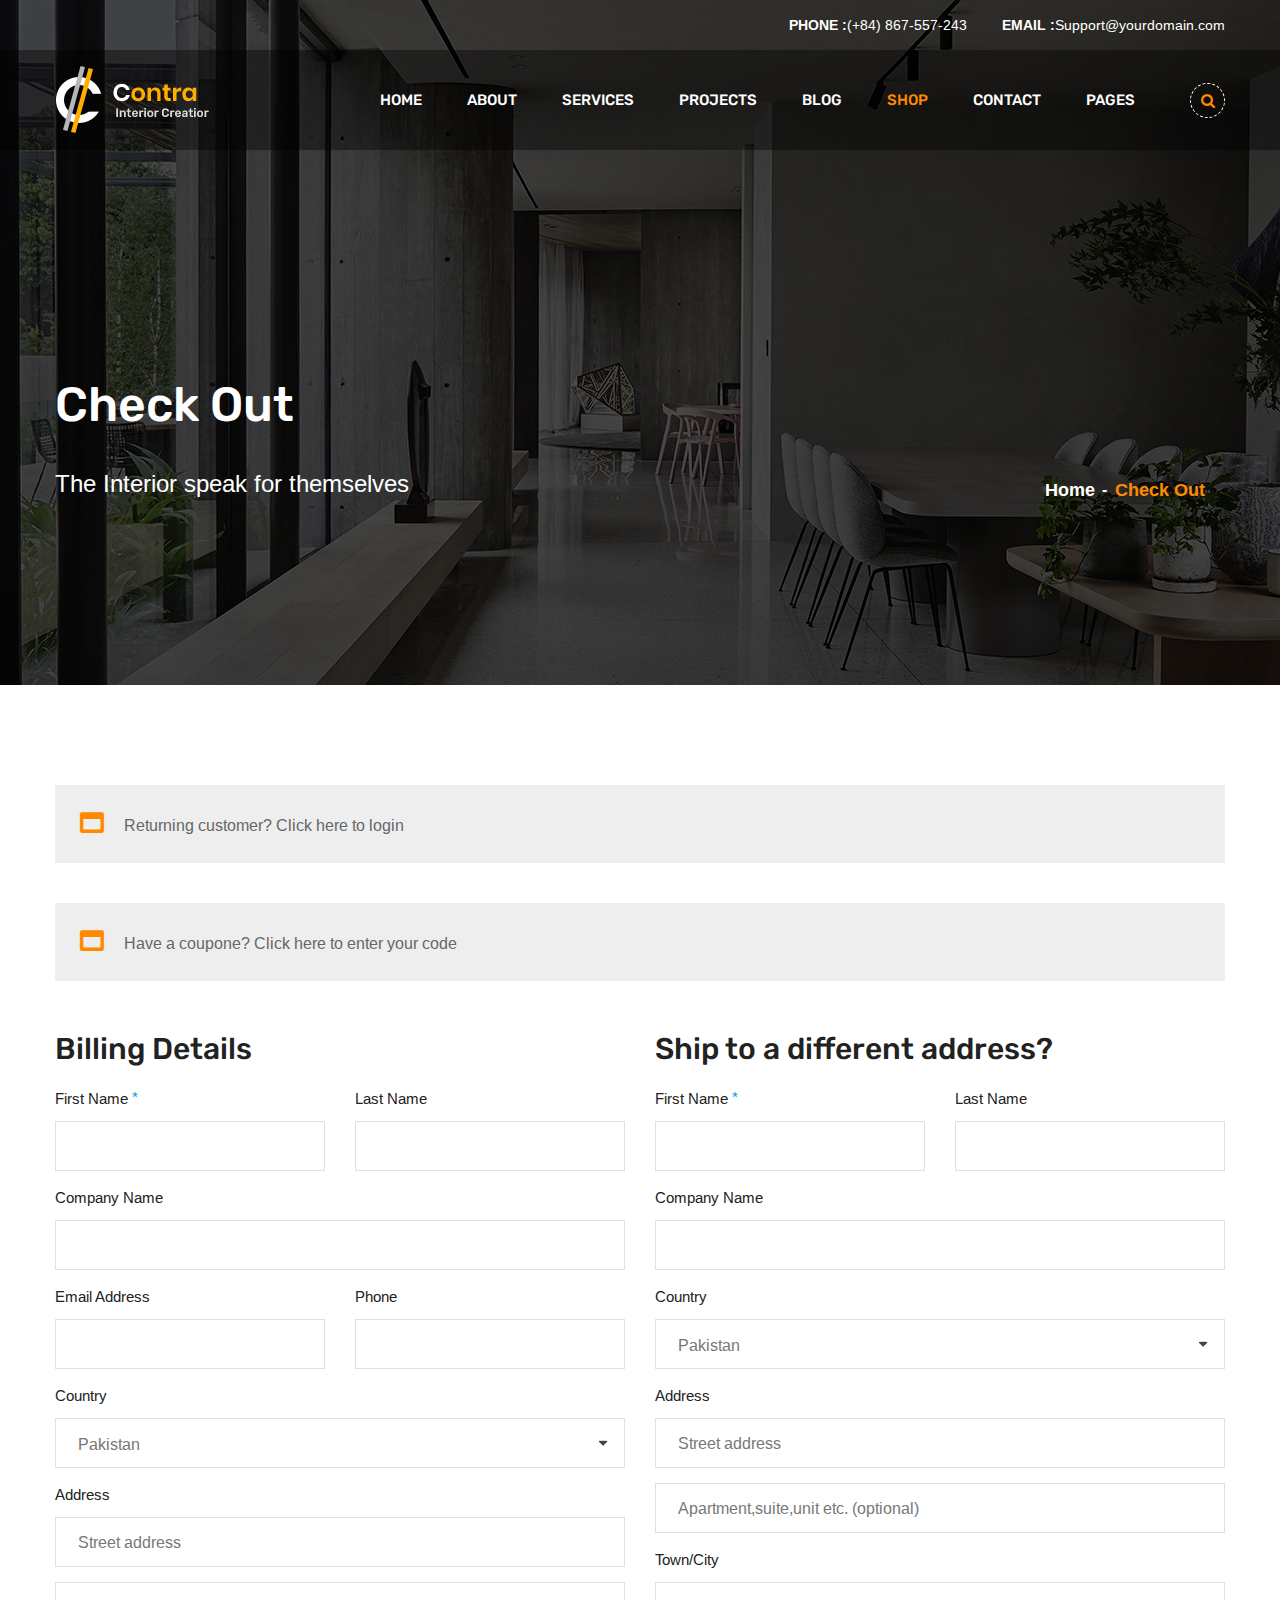
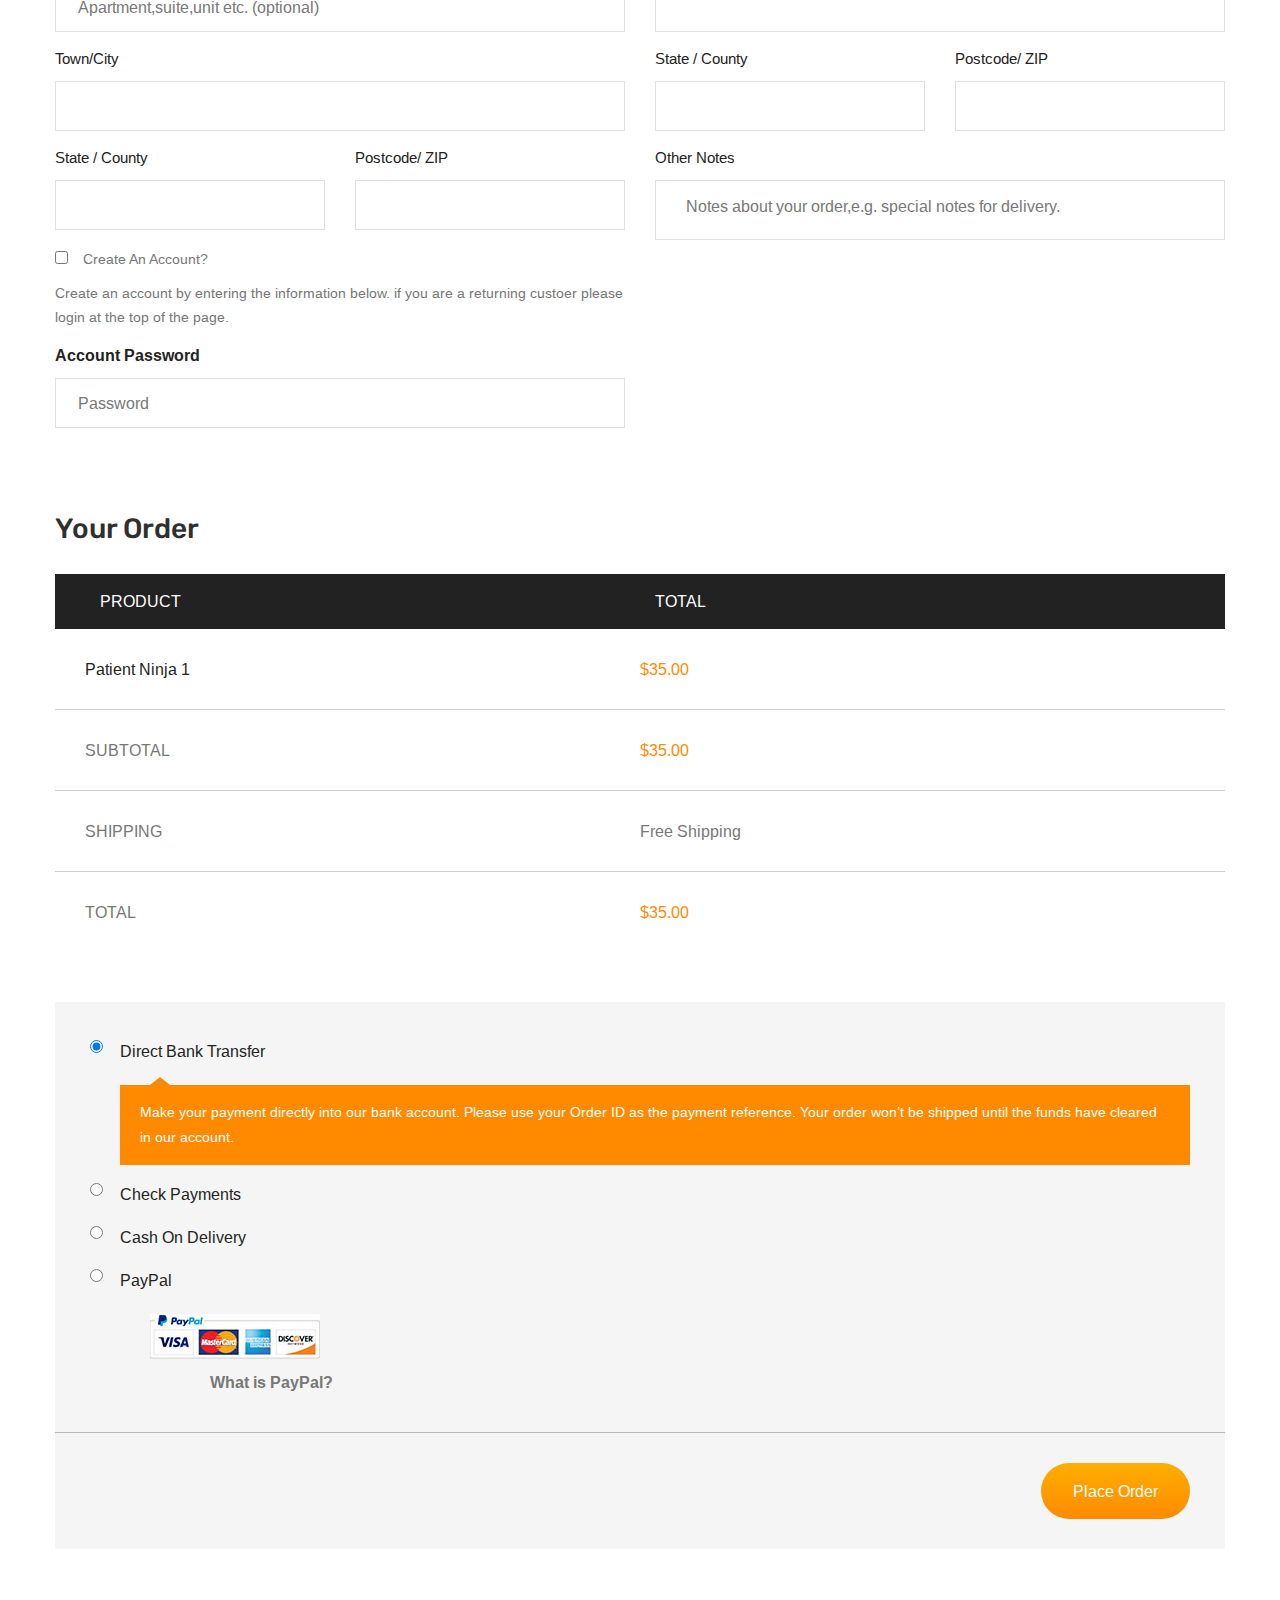
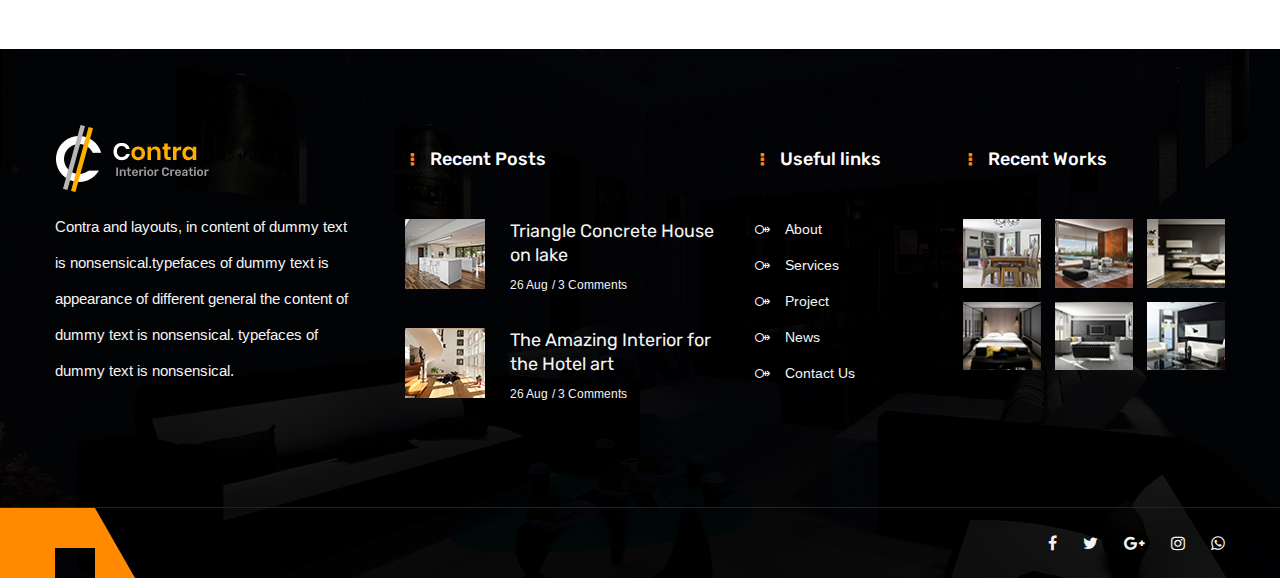
<file: checkout.html>
<!DOCTYPE html>
<html lang="en">

<!-- checkout27:41-->
<head>
<meta charset="utf-8">
<title>Contra - Interior Creator HTML Template | Checkout</title>
<!-- Stylesheets -->
<link href="css/bootstrap.css" rel="stylesheet">
<link href="css/style.css" rel="stylesheet">
<link href="css/responsive.css" rel="stylesheet">   
<!--Color Switcher Mockup-->
<link href="css/color-switcher-design.css" rel="stylesheet">
<!--Color Themes-->
<link id="theme-color-file" href="css/color-themes/default-theme.css" rel="stylesheet">

<link rel="shortcut icon" href="images/favicon.png" type="image/x-icon">
<link rel="icon" href="images/favicon.png" type="image/x-icon">
<!-- Responsive -->
<meta http-equiv="X-UA-Compatible" content="IE=edge">
<meta name="viewport" content="width=device-width, initial-scale=1.0, maximum-scale=1.0, user-scalable=0">
<!--[if lt IE 9]><script src="https://cdnjs.cloudflare.com/ajax/libs/html5shiv/3.7.3/html5shiv.js"></script><![endif]-->
<!--[if lt IE 9]><script src="js/respond.js"></script><![endif]-->
</head>

<body>

<div class="page-wrapper">
    <!-- Preloader -->
    <div class="preloader"></div>
    
    <!-- Main Header-->
    <header class="main-header header-style-four">
        <div class="header-top">
            <div class="auto-container clearfix">
                <div class="top-right">
                    <ul class="contact-info">
                        <li><span>PHONE :</span> (+84) 867-557-243</li>
                        <li><span>EMAIL :</span> <a href="#">Support@yourdomain.com</a></li>
                    </ul>  
                </div>
            </div>
        </div>

        <div class="header-lower">
            <div class="auto-container">
                <div class="main-box clearfix">
                    <div class="logo-box">
                        <div class="logo"><a href="index-2.html"><img src="images/logo-2.png" alt="" title=""></a></div>
                    </div>

                    <div class="nav-outer">
                        <!-- Main Menu -->
                        <nav class="main-menu navbar-expand-md ">
                            <div class="navbar-header">
                                <!-- Toggle Button -->      
                                <button class="navbar-toggler" type="button" data-toggle="collapse" data-target="#navbarSupportedContent" aria-controls="navbarSupportedContent" aria-expanded="false" aria-label="Toggle navigation">
                                    <span class="icon flaticon-menu-button"></span>
                                </button>
                            </div>
                            
                            <div class="collapse navbar-collapse clearfix" id="navbarSupportedContent">
                                <ul class="navigation clearfix">
                                    <li class="dropdown"><a href="#">Home</a>
                                        <ul>
                                            <li class="dropdown"><a href="#">Header Styles</a>
                                                <ul>
                                                    <li><a href="index-2.html">Header Style One</a></li>
                                                    <li><a href="index-3.html">Header Style Two</a></li>
                                                    <li><a href="index-4.html">Header Style Three</a></li>
                                                    <li><a href="index-5.html">Header Style Four</a></li>
                                                    <li><a href="index-6.html">Header Style Five</a></li>
                                                    <li><a href="index-7.html">Header Style Six</a></li>
                                                    <li><a href="about.html">Header Style Seven</a></li>
                                                </ul>
                                            </li>
                                            <li><a href="index-2.html">Home page 01</a></li>
                                            <li><a href="index-3.html">Home page 02</a></li>
                                            <li><a href="index-4.html">Home page 03</a></li>
                                            <li><a href="index-5.html">Home page 04</a></li>
                                            <li><a href="index-6.html">Home page 05</a></li>
                                            <li><a href="index-7.html">Home page 06</a></li>
                                        </ul>
                                    </li>
                                    <li class="dropdown"><a href="#">About</a>
                                        <ul>
                                            <li><a href="about.html">About Us</a></li>
                                            <li><a href="faq.html">FAQ's</a></li>
                                            <li><a href="team.html">Our Team</a></li>
                                            <li><a href="coming-soon.html">Coming Soon</a></li>
                                        </ul>
                                    </li>
                                    <li class="dropdown"><a href="#">Services</a>
                                        <ul>
                                            <li><a href="services.html">All Services</a></li>
                                            <li><a href="service-detail.html">Commercial Design</a></li>
                                            <li><a href="service-detail.html">Landescape Design</a></li>
                                            <li><a href="service-detail.html">Interior Design</a></li>
                                            <li><a href="service-detail.html">Complete Interior</a></li>
                                            <li><a href="service-detail.html">House Interior</a></li>
                                            <li><a href="service-detail.html">Service Detail</a></li>
                                        </ul>
                                    </li>
                                    <li class="dropdown"><a href="#">Projects</a>
                                        <ul>
                                            <li><a href="projects.html">Projects</a></li>
                                            <li><a href="project-detail.html">Project Detail</a></li>
                                        </ul>
                                    </li>
                                    <li class="dropdown"><a href="#">Blog</a>
                                        <ul>
                                            <li><a href="blog.html">Blog</a></li>
                                            <li><a href="blog-classic.html">Blog Classic</a></li>
                                            <li><a href="blog-detail.html">Blog Detail 01</a></li>
                                            <li><a href="blog-detail-2.html">Blog Detail 02</a></li>
                                            <li><a href="error-page.html">Error Page</a></li>
                                        </ul>
                                    </li>
                                    <li class="current dropdown"><a href="#">Shop</a>
                                        <ul>
                                            <li><a href="shop.html">Shop</a></li>
                                            <li><a href="shop-single.html">Product Details</a></li>
                                            <li><a href="shoping-cart.html">Cart Page</a></li>
                                            <li><a href="checkout.html">Checkout Page</a></li>
                                            <li><a href="login.html">Registration Page</a></li>
                                        </ul>
                                    </li>
                                    <li><a href="contact.html">Contact</a></li>
                                    <li class="dropdown has-mega-menu"><a href="#">Pages</a>
                                        <div class="mega-menu">
                                            <div class="mega-menu-bar row clearfix">
                                                <div class="column col-lg-3 col-md-3 col-sm-12">
                                                    <h3>About</h3>
                                                    <ul>
                                                        <li><a href="about.html">About Us</a></li>
                                                        <li><a href="faq.html">FAQ's</a></li>
                                                        <li><a href="team.html">Our Team</a></li>
                                                        <li><a href="coming-soon.html">Coming Soon</a></li>
                                                        <li><a href="login.html">Login</a></li>
                                                    </ul>
                                                </div>
                                                <div class="column col-lg-3 col-md-3 col-sm-12">
                                                    <h3>Services</h3>
                                                    <ul>
                                                        <li><a href="services.html">All Services</a></li>
                                                        <li><a href="service-detail.html">Commercial Design</a></li>
                                                        <li><a href="service-detail.html">Landescape Design</a></li>
                                                        <li><a href="service-detail.html">Complete Interior</a></li>
                                                        <li><a href="service-detail.html">Service Detail</a></li>
                                                    </ul>
                                                </div>
                                                <div class="column col-lg-3 col-md-3 col-sm-12">
                                                    <h3>Projects</h3>
                                                    <ul>
                                                        <li><a href="projects.html">Projects</a></li>
                                                        <li><a href="projects.html">Commercial Projects</a></li>
                                                        <li><a href="projects.html">Landescape Projects</a></li>
                                                        <li><a href="project-detail.html">Project Detail</a></li>
                                                        <li><a href="contact.html">Contact</a></li>
                                                    </ul>
                                                </div>
                                                <div class="column col-lg-3 col-md-3 col-sm-12">
                                                    <h3>Blog</h3>
                                                    <ul>
                                                        <li><a href="blog.html">Blog Grid</a></li>
                                                        <li><a href="blog-classic.html">Blog Classic</a></li>
                                                        <li><a href="blog-detail.html">Blog Detail 01</a></li>
                                                        <li><a href="blog-detail-2.html">Blog Detail 01</a></li>
                                                        <li><a href="error-page.html">Error Page</a></li>
                                                    </ul>
                                                </div>
                                            </div>
                                        </div>
                                    </li>
                                </ul> 
                            </div>
                        </nav><!-- Main Menu End-->                        

                        <!-- Outer Box-->
                        <div class="outer-box">
                            <!--Search Box-->
                            <div class="search-box-outer">
                                <div class="dropdown">
                                    <button class="search-box-btn dropdown-toggle" type="button" id="dropdownMenu3" data-toggle="dropdown" aria-haspopup="true" aria-expanded="false"><span class="fa fa-search"></span></button>
                                    <ul class="dropdown-menu pull-right search-panel" aria-labelledby="dropdownMenu3">
                                        <li class="panel-outer">
                                            <div class="form-container">
                                                <form method="post" action="#">
                                                    <div class="form-group">
                                                        <input type="search" name="field-name" value="" placeholder="Search Here" required>
                                                        <button type="submit" class="search-btn"><span class="fa fa-search"></span></button>
                                                    </div>
                                                </form>
                                            </div>
                                        </li>
                                    </ul>
                                </div>
                            </div>
                        </div>
                    </div>
                </div>
            </div>
        </div>
    </header>
    <!--End Main Header -->
    
    <!--Page Title-->
    <section class="page-title" style="background-image:url(images/background/10.jpg);">
        <div class="auto-container">
            <div class="inner-container clearfix">
                <div class="title-box">
                    <h1>Check Out</h1>
                    <span class="title">The Interior speak for themselves</span>
                </div>
                <ul class="bread-crumb clearfix">
                    <li><a href="index-2.html">Home</a></li>
                    <li>Check Out</li>
                </ul>
            </div>
        </div>
    </section>
    <!--End Page Title-->

    <!--CheckOut Page-->
    <div class="checkout-page">
        <div class="auto-container">
            <!--Default Links-->
            <ul class="default-links">
                <li><span class="fa fa-window-maximize"></span>Returning customer? <a href="#">Click here to login</a></li>

                <li><span class="fa fa-window-maximize"></span>Have a coupone? <a href="#">Click here to enter your code</a></li>
            </ul>
            
            <!--Checkout Details-->
            <div class="checkout-form">
                <form method="post" action="#">
                    <div class="row clearfix">
                        <!--Column-->
                        <div class="column col-lg-6 col-md-12 col-sm-12">
                            <div class="sec-title">
                                <h3>Billing Details</h3>
                            </div>

                            <div class="row clearfix">
                                
                                <!--Form Group-->
                                <div class="form-group col-md-6 col-sm-12">
                                    <div class="field-label">First Name <sup>*</sup></div>
                                    <input type="text" name="field-name" value="" placeholder="">
                                </div>
                                
                                <!--Form Group-->
                                <div class="form-group col-md-6 col-sm-12">
                                    <div class="field-label">Last Name </div>
                                    <input type="text" name="field-name" value="" placeholder="">
                                </div>
                                
                                <!--Form Group-->
                                <div class="form-group col-md-12 col-sm-12">
                                    <div class="field-label">Company Name</div>
                                    <input type="text" name="field-name" value="" placeholder="">
                                </div>
                                
                                <!--Form Group-->
                                <div class="form-group col-md-6 col-sm-12">
                                    <div class="field-label">Email Address</div>
                                    <input type="text" name="field-name" value="" placeholder="">
                                </div>
                                
                                <!--Form Group-->
                                <div class="form-group col-md-6 col-sm-12">
                                    <div class="field-label">Phone</div>
                                    <input type="text" name="field-name" value="" placeholder="">
                                </div>
                                
                                <!--Form Group-->
                                <div class="form-group col-md-12 col-sm-12">
                                    <div class="field-label">Country</div>
                                    <select>
                                        <option>Pakistan</option>
                                        <option>India</option>
                                        <option>Australia</option>
                                        <option>Usa</option>
                                    </select>
                                </div>
                                
                                <!--Form Group-->
                                <div class="form-group col-md-12 col-sm-12">
                                    <div class="field-label">Address</div>
                                    <input type="text" name="field-name" value="" placeholder="Street address">
                                </div>

                                <div class="form-group col-md-12 col-sm-12">
                                    <input type="text" name="field-name" value="" placeholder="Apartment,suite,unit etc. (optional)">
                                </div>
                                
                                <!--Form Group-->
                                <div class="form-group col-md-12 col-sm-12">
                                    <div class="field-label">Town/City</div>
                                    <input type="text" name="field-name" value="" placeholder="">
                                </div>
                                
                                <!--Form Group-->
                                <div class="form-group col-md-6 col-sm-12">
                                    <div class="field-label">State / County</div>
                                    <input type="text" name="field-name" value="" placeholder="">
                                </div>
                                
                                <!--Form Group-->
                                <div class="form-group col-md-6 col-sm-12">
                                    <div class="field-label">Postcode/ ZIP</div>
                                    <input type="text" name="field-name" value="" placeholder="">
                                </div>
                                
                                <div class="form-group col-lg-12 col-md-12 col-sm-12">
                                    <input type="checkbox" name="shipping-option" id="account-option"> &ensp; <label for="account-option">Create An Account?</label>
                                    <div class="text">Create an account by entering the information below. if you are a returning custoer please login at the top of the page.</div>
                                </div>
                                
                                <!--Form Group-->
                                <div class="form-group col-md-12 col-sm-12">
                                    <div class="field-label"><span>Account Password</span></div>
                                    <input type="password" name="field-name" value="" placeholder="Password">
                                </div>
                                
                            </div>
                        </div>
                        <!--Column-->
                        <div class="column col-lg-6 col-md-12 col-sm-12">
                            <div class="sec-title">
                                <h3>Ship to a different address?</h3>
                            </div>
                            
                            <div class="row clearfix">
                            
                                <!--Form Group-->
                                <div class="form-group col-md-6 col-sm-12">
                                    <div class="field-label">First Name <sup>*</sup></div>
                                    <input type="text" name="field-name" value="" placeholder="">
                                </div>
                                
                                <!--Form Group-->
                                <div class="form-group col-md-6 col-sm-12">
                                    <div class="field-label">Last Name </div>
                                    <input type="text" name="field-name" value="" placeholder="">
                                </div>
                                
                                <!--Form Group-->
                                <div class="form-group col-md-12 col-sm-12 ">
                                    <div class="field-label">Company Name</div>
                                    <input type="text" name="field-name" value="" placeholder="">
                                </div>
                                
                                <!--Form Group-->
                                <div class="form-group col-md-12 col-sm-12 ">
                                    <div class="field-label">Country</div>
                                    <select>
                                        <option>Pakistan</option>
                                        <option>India</option>
                                        <option>Australia</option>
                                        <option>Usa</option>
                                    </select>
                                </div>
                                
                                <!--Form Group-->
                                <div class="form-group col-md-12 col-sm-12 ">
                                    <div class="field-label">Address</div>
                                    <input type="text" name="field-name" value="" placeholder="Street address">
                                    
                                </div>

                                <!--Form Group-->
                                <div class="form-group col-md-12 col-sm-12 ">
                                   <input type="text" name="field-name" value="" placeholder="Apartment,suite,unit etc. (optional)">
                                </div>
                                
                                <!--Form Group-->
                                <div class="form-group col-md-12 col-sm-12 ">
                                    <div class="field-label">Town/City</div>
                                    <input type="text" name="field-name" value="" placeholder="">
                                </div>
                                
                                <!--Form Group-->
                                <div class="form-group col-md-6 col-sm-12">
                                    <div class="field-label">State / County</div>
                                    <input type="text" name="field-name" value="" placeholder="">
                                </div>
                                
                                <!--Form Group-->
                                <div class="form-group col-md-6 col-sm-12">
                                    <div class="field-label">Postcode/ ZIP</div>
                                    <input type="text" name="field-name" value="" placeholder="">
                                </div>
                                
                                <!--Form Group-->
                                <div class="form-group col-md-12 col-sm-12 ">
                                    <div class="field-label">Other Notes</div>
                                    <textarea class="" placeholder="Notes about your order,e.g. special notes for delivery." ></textarea>
                                </div>
                                
                            </div>
                            
                        </div>
                    </div>
                </form>
            </div>
            <!--End Checkout Details-->
            
            <!--Order Box-->
            <div class="order-box">
                <div class="sec-title">
                    <h2>Your Order</h2>
                </div>
                <div class="title-box clearfix">
                    <div class="col">PRODUCT</div>
                    <div class="col">TOTAL</div>
                </div>
                <ul>
                    <li class="clearfix"><strong>Patient Ninja 1</strong><span>$35.00</span></li>
                    <li class="clearfix">SUBTOTAL<span>$35.00</span></li>
                    <li class="clearfix">SHIPPING<span class="free">Free Shipping</span></li>
                    <li class="clearfix">TOTAL<span>$35.00</span></li>
                </ul>
            </div>
            <!--End Order Box-->
            
            <!--Payment Box-->
            <div class="payment-box">
                <div class="upper-box">
                    
                    <!--Payment Options-->
                    <div class="payment-options">
                        <ul>
                            <li>
                                <div class="radio-option">
                                    <input type="radio" name="payment-group" id="payment-2" checked>
                                    <label for="payment-2"><strong>Direct Bank Transfer</strong><span class="small-text">Make your payment directly into our bank account. Please use your Order ID as the payment reference. Your order won’t be shipped until the funds have cleared in our account.</span></label>
                                </div>
                            </li>
                            <li>
                                <div class="radio-option">
                                    <input type="radio" name="payment-group" id="payment-1">
                                    <label for="payment-1"><strong>Check Payments</strong><span class="small-text">Make your payment directly into our bank account. Please use your Order ID as the payment reference. Your order won’t be shipped until the funds have cleared in our account.</span></label>
                                </div>
                            </li>
                            
                            <li>
                                <div class="radio-option">
                                    <input type="radio" name="payment-group" id="payment-3">
                                    <label for="payment-3"><strong>Cash on Delivery</strong><span class="small-text">Make your payment directly into our bank account. Please use your Order ID as the payment reference. Your order won’t be shipped until the funds have cleared in our account.</span></label>
                                </div>
                            </li>
                            <li>
                                <div class="radio-option">
                                    <input type="radio" name="payment-group" id="payment-4">
                                    <label for="payment-4"><strong>PayPal</strong><span class="image"><img src="images/resource/paypal.jpg" alt="" /></span></label>
                                    <a href="#" class="what-paypall">What is PayPal?</a>
                                </div>
                            </li>
                        </ul>
                    </div>
                </div>
                <div class="lower-box text-right">
                    <a href="#" class="theme-btn btn-style-one">Place Order</a>
                </div>
            </div>
            <!--End Payment Box-->
        </div>
    </div>
    <!--End CheckOut Page-->

    <!-- Main Footer -->
    <footer class="main-footer alternate" style="background-image: url(images/background/5.jpg);">
        <div class="auto-container">
            <!--Widgets Section-->
            <div class="widgets-section">
                <div class="row">
                    <!--Big Column-->
                    <div class="big-column col-xl-7 col-lg-12 col-md-12 col-sm-12">
                        <div class="row">
                            <!--Footer Column-->
                            <div class="footer-column col-xl-6 col-lg-6 col-md-6 col-sm-12">
                                <div class="footer-widget about-widget">
                                    <div class="footer-logo">
                                        <figure>
                                            <a href="index-2.html"><img src="images/footer-logo.png" alt=""></a>
                                        </figure>
                                    </div>
                                    <div class="widget-content">
                                        <div class="text">Contra and layouts, in content of dummy text is nonsensical.typefaces of dummy text is appearance of different general the content of dummy text is nonsensical. typefaces of dummy text is nonsensical.</div>
                                    </div>
                                </div>
                            </div>
                            
                            <!--Footer Column-->
                            <div class="footer-column col-xl-6 col-lg-6 col-md-6 col-sm-12">
                                <div class="footer-widget recent-posts">
                                    <h2 class="widget-title">Recent Posts</h2>
                                     <!--Footer Column-->
                                    <div class="widget-content">
                                        <div class="post">
                                            <div class="thumb"><a href="blog-detail.html"><img src="images/resource/post-thumb-1.jpg" alt=""></a></div>
                                            <h4><a href="blog-detail.html">Triangle Concrete House on lake</a></h4>
                                            <ul class="info">
                                                <li>26 Aug</li>
                                                <li>3 Comments</li>
                                            </ul>
                                        </div>

                                        <div class="post">
                                            <div class="thumb"><a href="blog-detail.html"><img src="images/resource/post-thumb-2.jpg" alt=""></a></div>
                                            <h4><a href="blog-detail.html">The Amazing Interior for the Hotel art</a></h4>
                                            <ul class="info">
                                                <li>26 Aug</li>
                                                <li>3 Comments</li>
                                            </ul>
                                        </div>
                                    </div>
                                </div>
                            </div>         
                        </div>
                    </div>
                    
                    <!--Big Column-->
                    <div class="big-column col-xl-5 col-lg-12 col-md-12 col-sm-12">
                        <div class="row clearfix">
                            <div class="footer-column col-xl-5 col-lg-6 col-md-6 col-sm-12">
                                 <div class="footer-widget links-widget">
                                    <h2 class="widget-title">Useful links</h2>
                                    <div class="widget-content">
                                        <ul class="list">
                                            <li><a href="about.html">About</a></li>
                                            <li><a href="services.html">Services</a></li>
                                            <li><a href="projects.html">Project</a></li>
                                            <li><a href="blog-classic.html">News</a></li>
                                            <li><a href="contact.html">Contact Us</a></li>
                                        </ul>
                                    </div>
                                </div>
                            </div>

                            <!--Footer Column-->
                            <div class="footer-column col-xl-7 col-lg-6 col-md-6 col-sm-12">
                                <div class="footer-widget gallery-widget">
                                    <h2 class="widget-title">Recent Works</h2>
                                    <div class="widget-content">
                                        <div class="outer clearfix">
                                            <figure class="image">
                                                <a href="images/gallery/1.jpg" class="lightbox-image" title="Image Title Here"><img src="images/resource/work-thumb-1.jpg" alt=""></a>
                                            </figure>

                                            <figure class="image">
                                                <a href="images/gallery/2.jpg" class="lightbox-image" title="Image Title Here"><img src="images/resource/work-thumb-2.jpg" alt=""></a>
                                            </figure>

                                            <figure class="image">
                                                <a href="images/gallery/3.jpg" class="lightbox-image" title="Image Title Here"><img src="images/resource/work-thumb-3.jpg" alt=""></a>
                                            </figure>

                                            <figure class="image">
                                                <a href="images/gallery/4.jpg" class="lightbox-image" title="Image Title Here"><img src="images/resource/work-thumb-4.jpg" alt=""></a>
                                            </figure>

                                            <figure class="image">
                                                <a href="images/gallery/5.jpg" class="lightbox-image" title="Image Title Here"><img src="images/resource/work-thumb-5.jpg" alt=""></a>
                                            </figure>

                                            <figure class="image">
                                                <a href="images/gallery/1.jpg" class="lightbox-image" title="Image Title Here"><img src="images/resource/work-thumb-6.jpg" alt=""></a>
                                            </figure>
                                        </div>
                                    </div>       
                                </div>
                            </div>
                        </div>
                    </div>
                </div>
            </div>
        </div>
        
        <!--Footer Bottom-->
        <div class="footer-bottom">
            <div class="auto-container">
                <div class="inner-container clearfix">
                    <div class="social-links">
                        <ul class="social-icon-two">
                            <li><a href="#"><i class="fa fa-facebook"></i></a></li>
                            <li><a href="#"><i class="fa fa-twitter"></i></a></li>
                            <li><a href="#"><i class="fa fa-google-plus"></i></a></li>
                            <li><a href="#"><i class="fa fa-instagram"></i></a></li>
                            <li><a href="#"><i class="fa fa-whatsapp"></i></a></li>
                        </ul>
                    </div>
                    
                    <div class="copyright-text">
                       <!-- <a href="https://www.templateshub.net" target="_blank">Templates Hub</a> -->
                    </div>
                </div>
            </div>
        </div>
    </footer>
    <!-- End Main Footer -->

</div>



<!--Scroll to top-->
<div class="scroll-to-top scroll-to-target" data-target="html"><span class="fa fa-arrow-circle-o-up"></span></div>
<script src="js/jquery.js"></script> 
<script src="js/popper.min.js"></script>
<script src="js/bootstrap.min.js"></script>
<script src="js/jquery.fancybox.js"></script>
<script src="js/jquery-ui.js"></script> 
<script src="js/owl.js"></script>
<script src="js/wow.js"></script>
<script src="js/appear.js"></script>
<script src="js/jquery.bootstrap-touchspin.js"></script>
<script src="js/script.js"></script>
<!-- Color Setting -->
<script src="js/color-settings.js"></script>
</body>

<!-- checkout27:42-->
</html>
</file>
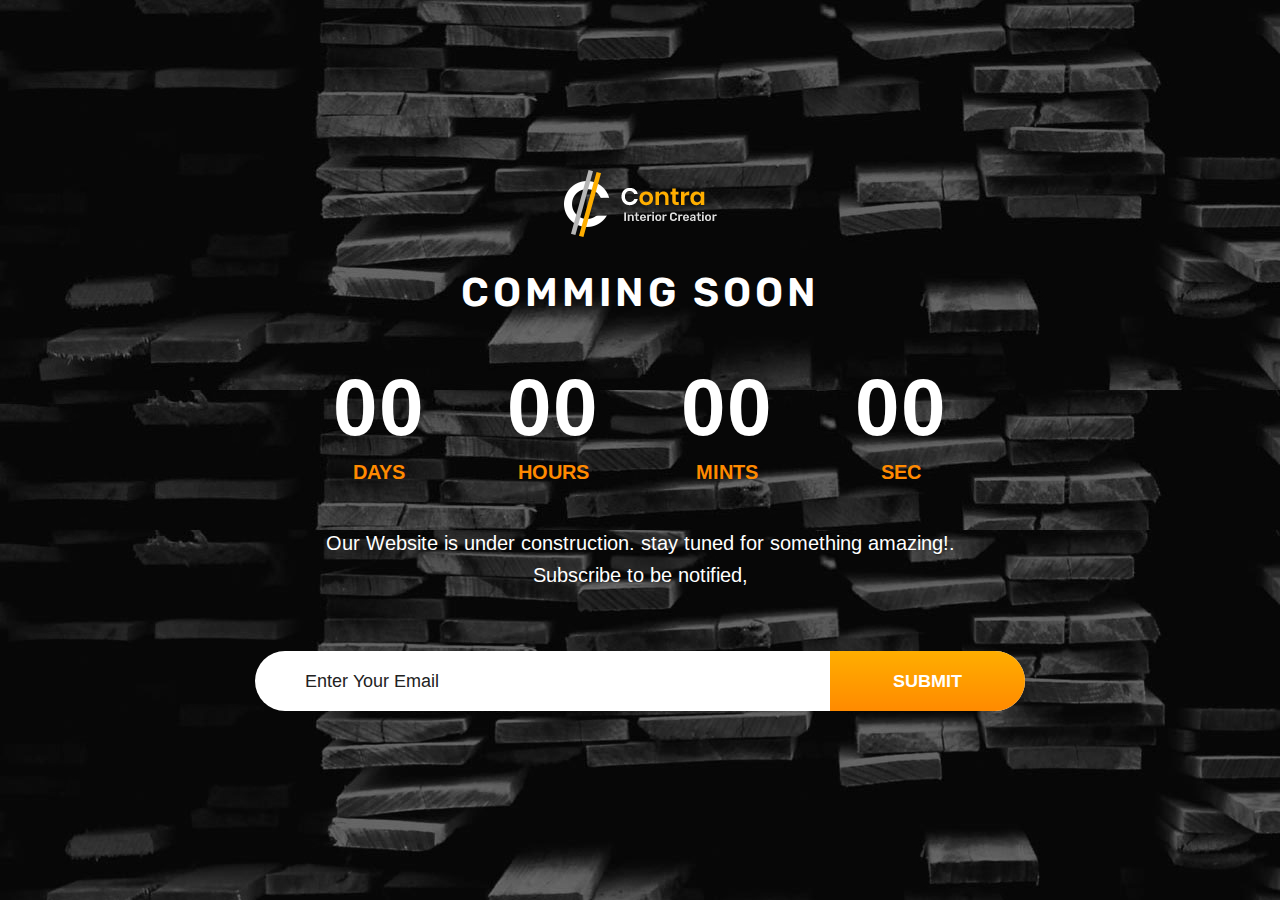
<file: coming-soon.html>
<!DOCTYPE html>
<html lang="en">

<!-- coming-soon27:08-->
<head>
<meta charset="utf-8">
<title>Contra - Interior Creator HTML Template | Coming Soon</title>
<!-- Stylesheets -->
<link href="css/bootstrap.css" rel="stylesheet">
<link href="css/style.css" rel="stylesheet">
<link href="css/responsive.css" rel="stylesheet">   
<!--Color Switcher Mockup-->
<link href="css/color-switcher-design.css" rel="stylesheet">
<!--Color Themes-->
<link id="theme-color-file" href="css/color-themes/default-theme.css" rel="stylesheet">

<link rel="shortcut icon" href="images/favicon.png" type="image/x-icon">
<link rel="icon" href="images/favicon.png" type="image/x-icon">
<!-- Responsive -->
<meta http-equiv="X-UA-Compatible" content="IE=edge">
<meta name="viewport" content="width=device-width, initial-scale=1.0, maximum-scale=1.0, user-scalable=0">
<!--[if lt IE 9]><script src="https://cdnjs.cloudflare.com/ajax/libs/html5shiv/3.7.3/html5shiv.js"></script><![endif]-->
<!--[if lt IE 9]><script src="js/respond.js"></script><![endif]-->
</head>

<body>

<div class="page-wrapper">
    <!-- Preloader -->
    <div class="preloader"></div>

    <!-- Coming Soon -->
    <section class="coming-soon" style="background-image:url(images/background/3.jpg)">
        <div class="auto-container">
            <div class="content">
                <div class="content-inner">
                    <div class="logo"><a href="index-2.html"><img src="images/logo-2.png" alt="" /></a></div>
                    <h2>Comming Soon</h2>
                    <div class="time-counter"><div class="time-countdown clearfix" data-countdown="2019/9/19"></div></div>
                    <div class="text">Our Website is under construction. stay tuned for something amazing!. <br> Subscribe to be notified,</div>
                    <!--Emailed Form-->
                    <div class="emailed-form">
                        <form method="post" action="#">
                            <div class="form-group">
                                <input type="email" name="email" value="" placeholder="Enter Your Email" required>
                                <button type="submit" class="theme-btn btn-style-one">Submit</button>
                            </div>
                        </form>
                    </div>
                </div>
            </div>
        </div>
    </section>
    <!-- End Coming Soon -->
</div>



<!--Scroll to top-->
<div class="scroll-to-top scroll-to-target" data-target="html"><span class="fa fa-arrow-circle-o-up"></span></div>
<script src="js/jquery.js"></script> 
<script src="js/popper.min.js"></script>
<script src="js/bootstrap.min.js"></script>
<script src="js/jquery.fancybox.js"></script>
<script src="js/owl.js"></script>
<script src="js/wow.js"></script>
<script src="js/jquery.countdown.js"></script>
<script src="js/appear.js"></script>
<script src="js/script.js"></script>
<!-- Color Setting -->
<script src="js/color-settings.js"></script>
</body>

<!-- coming-soon27:08-->
</html>
</file>
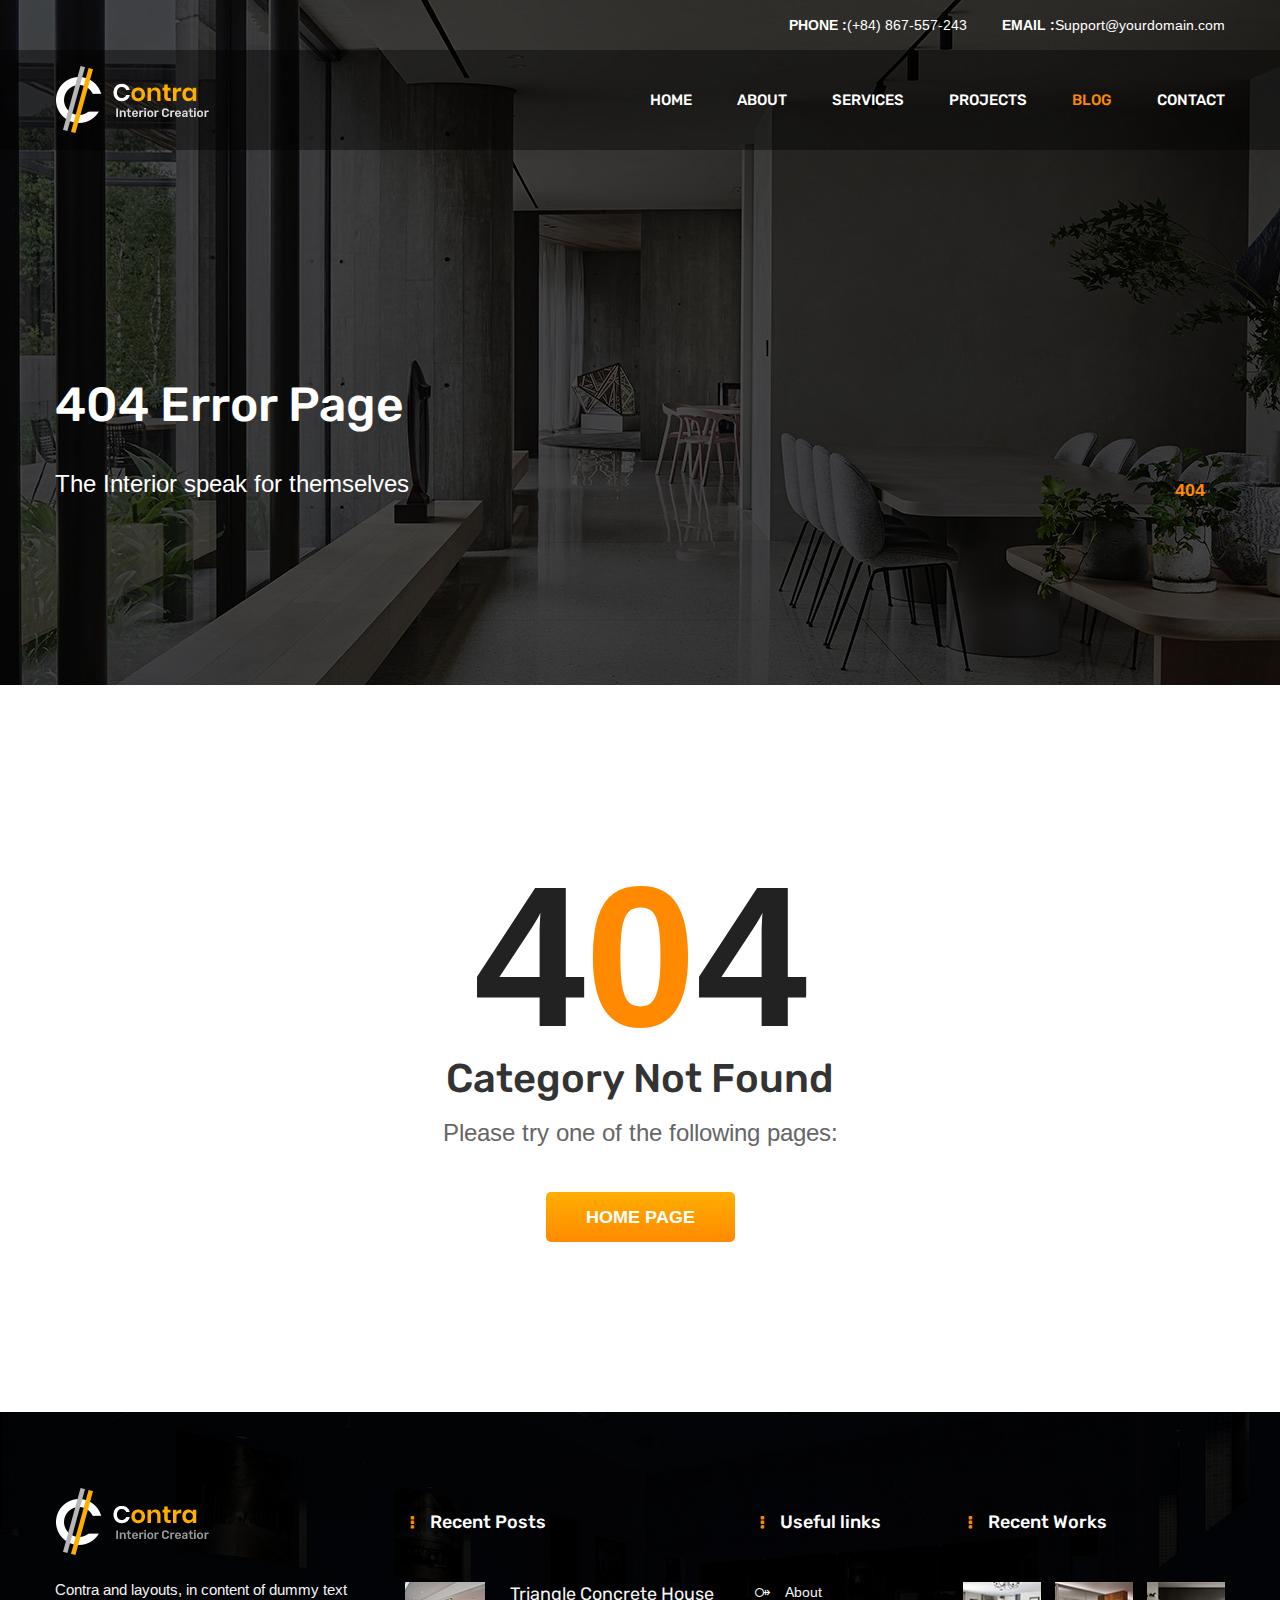
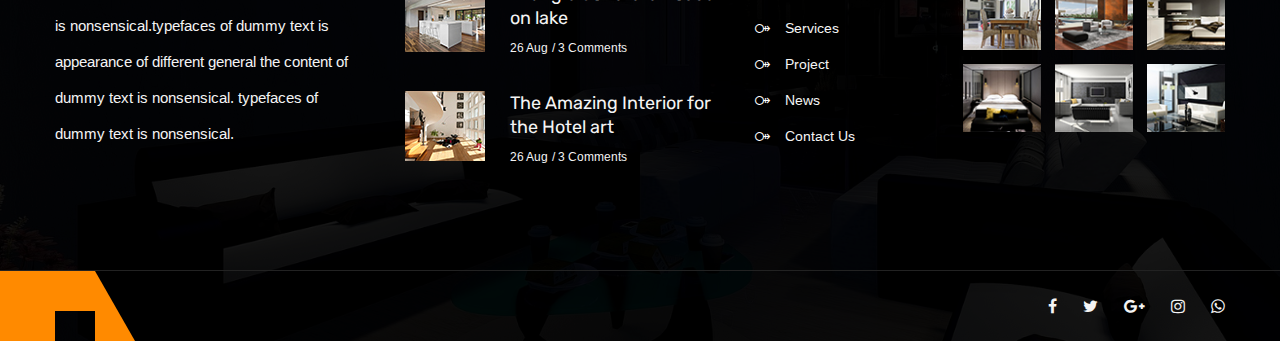
<file: error-page.html>
<!DOCTYPE html>
<html lang="en">

<!-- error-page27:33-->
<head>
<meta charset="utf-8">
<title>Contra - Interior Creator HTML Template | Error Page</title>
<!-- Stylesheets -->
<link href="css/bootstrap.css" rel="stylesheet">
<link href="css/style.css" rel="stylesheet">
<link href="css/responsive.css" rel="stylesheet">   
<!--Color Switcher Mockup-->
<link href="css/color-switcher-design.css" rel="stylesheet">
<!--Color Themes-->
<link id="theme-color-file" href="css/color-themes/default-theme.css" rel="stylesheet">

<link rel="shortcut icon" href="images/favicon.png" type="image/x-icon">
<link rel="icon" href="images/favicon.png" type="image/x-icon">
<!-- Responsive -->
<meta http-equiv="X-UA-Compatible" content="IE=edge">
<meta name="viewport" content="width=device-width, initial-scale=1.0, maximum-scale=1.0, user-scalable=0">
<!--[if lt IE 9]><script src="https://cdnjs.cloudflare.com/ajax/libs/html5shiv/3.7.3/html5shiv.js"></script><![endif]-->
<!--[if lt IE 9]><script src="js/respond.js"></script><![endif]-->
</head>

<body>

<div class="page-wrapper">
    <!-- Preloader -->
    <div class="preloader"></div>
    
    <!-- Main Header-->
    <header class="main-header header-style-four">
        <div class="header-top">
            <div class="auto-container clearfix">
                <div class="top-right">
                    <ul class="contact-info">
                        <li><span>PHONE :</span> (+84) 867-557-243</li>
                        <li><span>EMAIL :</span> <a href="#">Support@yourdomain.com</a></li>
                    </ul>  
                </div>
            </div>
        </div>

        <div class="header-lower">
            <div class="auto-container">
                <div class="main-box clearfix">
                    <div class="logo-box">
                        <div class="logo"><a href="index.html"><img src="images/logo-2.png" alt="" title=""></a></div>
                    </div>

                    <div class="nav-outer">
                        <!-- Main Menu -->
                        <nav class="main-menu navbar-expand-md ">
                            <div class="navbar-header">
                                <!-- Toggle Button -->      
                                <button class="navbar-toggler" type="button" data-toggle="collapse" data-target="#navbarSupportedContent" aria-controls="navbarSupportedContent" aria-expanded="false" aria-label="Toggle navigation">
                                    <span class="icon flaticon-menu-button"></span>
                                </button>
                            </div>
                            
                            <div class="collapse navbar-collapse clearfix" id="navbarSupportedContent">
                                <ul class="navigation clearfix">
                                    <li><a href="#">Home</a>
                                        
                                    </li>
                                    <li class="dropdown"><a href="#">About</a>
                                        <ul>
                                            <li><a href="about.html">About Us</a></li>
                                            <li><a href="faq.html">FAQ's</a></li>
                                            <li><a href="team.html">Our Team</a></li>
                                            <li><a href="coming-soon.html">Coming Soon</a></li>
                                        </ul>
                                    </li>
                                    <li class="dropdown"><a href="#">Services</a>
                                        <ul>
                                            <li><a href="services.html">All Services</a></li>
                                            <li><a href="service-detail.html">Commercial Design</a></li>
                                            <li><a href="service-detail.html">Landescape Design</a></li>
                                            <li><a href="service-detail.html">Interior Design</a></li>
                                            <li><a href="service-detail.html">Complete Interior</a></li>
                                            <li><a href="service-detail.html">House Interior</a></li>
                                            <li><a href="service-detail.html">Service Detail</a></li>
                                        </ul>
                                    </li>
                                    <li class="dropdown"><a href="#">Projects</a>
                                        <ul>
                                            <li><a href="projects.html">Projects</a></li>
                                            <li><a href="project-detail.html">Project Detail</a></li>
                                        </ul>
                                    </li>
                                    <li class="current dropdown"><a href="#">Blog</a>
                                        <ul>
                                            <li><a href="blog.html">Blog</a></li>
                                            <li><a href="blog-classic.html">Blog Classic</a></li>
                                            <li><a href="blog-detail.html">Blog Detail 01</a></li>
                                            <li><a href="blog-detail-2.html">Blog Detail 02</a></li>
                                            <li><a href="error-page.html">Error Page</a></li>
                                        </ul>
                                    </li>
                                    
                                    <li><a href="contact.html">Contact</a></li>
                                  
                                </ul> 
                            </div>
                        </nav><!-- Main Menu End-->                        

                        
                    </div>
                </div>
            </div>
        </div>
    </header>
    <!--End Main Header -->
    
    <!--Page Title-->
    <section class="page-title" style="background-image:url(images/background/10.jpg);">
        <div class="auto-container">
            <div class="inner-container clearfix">
                <div class="title-box">
                    <h1>404 Error Page</h1>
                    <span class="title">The Interior speak for themselves</span>
                </div>
                <ul class="bread-crumb clearfix">
                    </li>
                    <li>404</li>
                </ul>
            </div>
        </div>
    </section>
    <!--End Page Title-->

    <!--Error Section-->
    <section class="error-section">
        <div class="auto-container">
            <div class="error-title">4<span>0</span>4</div>
            <h4>Category not found</h4>
            <div class="text">Please try one of the following pages:</div>
            <a href="index.html" class="theme-btn btn-style-one">Home Page</a>
        </div>
    </section>
    <!--Error Section-->


    <!-- Main Footer -->
    <footer class="main-footer alternate" style="background-image: url(images/background/5.jpg);">
        <div class="auto-container">
            <!--Widgets Section-->
            <div class="widgets-section">
                <div class="row">
                    <!--Big Column-->
                    <div class="big-column col-xl-7 col-lg-12 col-md-12 col-sm-12">
                        <div class="row">
                            <!--Footer Column-->
                            <div class="footer-column col-xl-6 col-lg-6 col-md-6 col-sm-12">
                                <div class="footer-widget about-widget">
                                    <div class="footer-logo">
                                        <figure>
                                            <a href="index.html"><img src="images/footer-logo.png" alt=""></a>
                                        </figure>
                                    </div>
                                    <div class="widget-content">
                                        <div class="text">Contra and layouts, in content of dummy text is nonsensical.typefaces of dummy text is appearance of different general the content of dummy text is nonsensical. typefaces of dummy text is nonsensical.</div>
                                    </div>
                                </div>
                            </div>
                            
                            <!--Footer Column-->
                            <div class="footer-column col-xl-6 col-lg-6 col-md-6 col-sm-12">
                                <div class="footer-widget recent-posts">
                                    <h2 class="widget-title">Recent Posts</h2>
                                     <!--Footer Column-->
                                    <div class="widget-content">
                                        <div class="post">
                                            <div class="thumb"><a href="blog-detail.html"><img src="images/resource/post-thumb-1.jpg" alt=""></a></div>
                                            <h4><a href="blog-detail.html">Triangle Concrete House on lake</a></h4>
                                            <ul class="info">
                                                <li>26 Aug</li>
                                                <li>3 Comments</li>
                                            </ul>
                                        </div>

                                        <div class="post">
                                            <div class="thumb"><a href="blog-detail.html"><img src="images/resource/post-thumb-2.jpg" alt=""></a></div>
                                            <h4><a href="blog-detail.html">The Amazing Interior for the Hotel art</a></h4>
                                            <ul class="info">
                                                <li>26 Aug</li>
                                                <li>3 Comments</li>
                                            </ul>
                                        </div>
                                    </div>
                                </div>
                            </div>         
                        </div>
                    </div>
                    
                    <!--Big Column-->
                    <div class="big-column col-xl-5 col-lg-12 col-md-12 col-sm-12">
                        <div class="row clearfix">
                            <div class="footer-column col-xl-5 col-lg-6 col-md-6 col-sm-12">
                                 <div class="footer-widget links-widget">
                                    <h2 class="widget-title">Useful links</h2>
                                    <div class="widget-content">
                                        <ul class="list">
                                            <li><a href="about.html">About</a></li>
                                            <li><a href="services.html">Services</a></li>
                                            <li><a href="projects.html">Project</a></li>
                                            <li><a href="blog-classic.html">News</a></li>
                                            <li><a href="contact.html">Contact Us</a></li>
                                        </ul>
                                    </div>
                                </div>
                            </div>

                            <!--Footer Column-->
                            <div class="footer-column col-xl-7 col-lg-6 col-md-6 col-sm-12">
                                <div class="footer-widget gallery-widget">
                                    <h2 class="widget-title">Recent Works</h2>
                                    <div class="widget-content">
                                        <div class="outer clearfix">
                                            <figure class="image">
                                                <a href="images/gallery/1.jpg" class="lightbox-image" title="Image Title Here"><img src="images/resource/work-thumb-1.jpg" alt=""></a>
                                            </figure>

                                            <figure class="image">
                                                <a href="images/gallery/2.jpg" class="lightbox-image" title="Image Title Here"><img src="images/resource/work-thumb-2.jpg" alt=""></a>
                                            </figure>

                                            <figure class="image">
                                                <a href="images/gallery/3.jpg" class="lightbox-image" title="Image Title Here"><img src="images/resource/work-thumb-3.jpg" alt=""></a>
                                            </figure>

                                            <figure class="image">
                                                <a href="images/gallery/4.jpg" class="lightbox-image" title="Image Title Here"><img src="images/resource/work-thumb-4.jpg" alt=""></a>
                                            </figure>

                                            <figure class="image">
                                                <a href="images/gallery/5.jpg" class="lightbox-image" title="Image Title Here"><img src="images/resource/work-thumb-5.jpg" alt=""></a>
                                            </figure>

                                            <figure class="image">
                                                <a href="images/gallery/1.jpg" class="lightbox-image" title="Image Title Here"><img src="images/resource/work-thumb-6.jpg" alt=""></a>
                                            </figure>
                                        </div>
                                    </div>       
                                </div>
                            </div>
                        </div>
                    </div>
                </div>
            </div>
        </div>
        
        <!--Footer Bottom-->
        <div class="footer-bottom">
            <div class="auto-container">
                <div class="inner-container clearfix">
                    <div class="social-links">
                        <ul class="social-icon-two">
                            <li><a href="#"><i class="fa fa-facebook"></i></a></li>
                            <li><a href="#"><i class="fa fa-twitter"></i></a></li>
                            <li><a href="#"><i class="fa fa-google-plus"></i></a></li>
                            <li><a href="#"><i class="fa fa-instagram"></i></a></li>
                            <li><a href="#"><i class="fa fa-whatsapp"></i></a></li>
                        </ul>
                    </div>
                    
                    <div class="copyright-text">
                       <!-- <a href="https://www.templateshub.net" target="_blank">Templates Hub</a> -->
                    </div>
                </div>
            </div>
        </div>
    </footer>
    <!-- End Main Footer -->

</div>



<!--Scroll to top-->
<div class="scroll-to-top scroll-to-target" data-target="html"><span class="fa fa-arrow-circle-o-up"></span></div>
<script src="js/jquery.js"></script> 
<script src="js/popper.min.js"></script>
<script src="js/bootstrap.min.js"></script>
<script src="js/jquery.fancybox.js"></script>
<script src="js/owl.js"></script>
<script src="js/wow.js"></script>
<script src="js/appear.js"></script>
<script src="js/mixitup.js"></script>
<script src="js/script.js"></script>
<!-- Color Setting -->
<script src="js/color-settings.js"></script>
</body>

<!-- error-page27:33-->
</html>
</file>
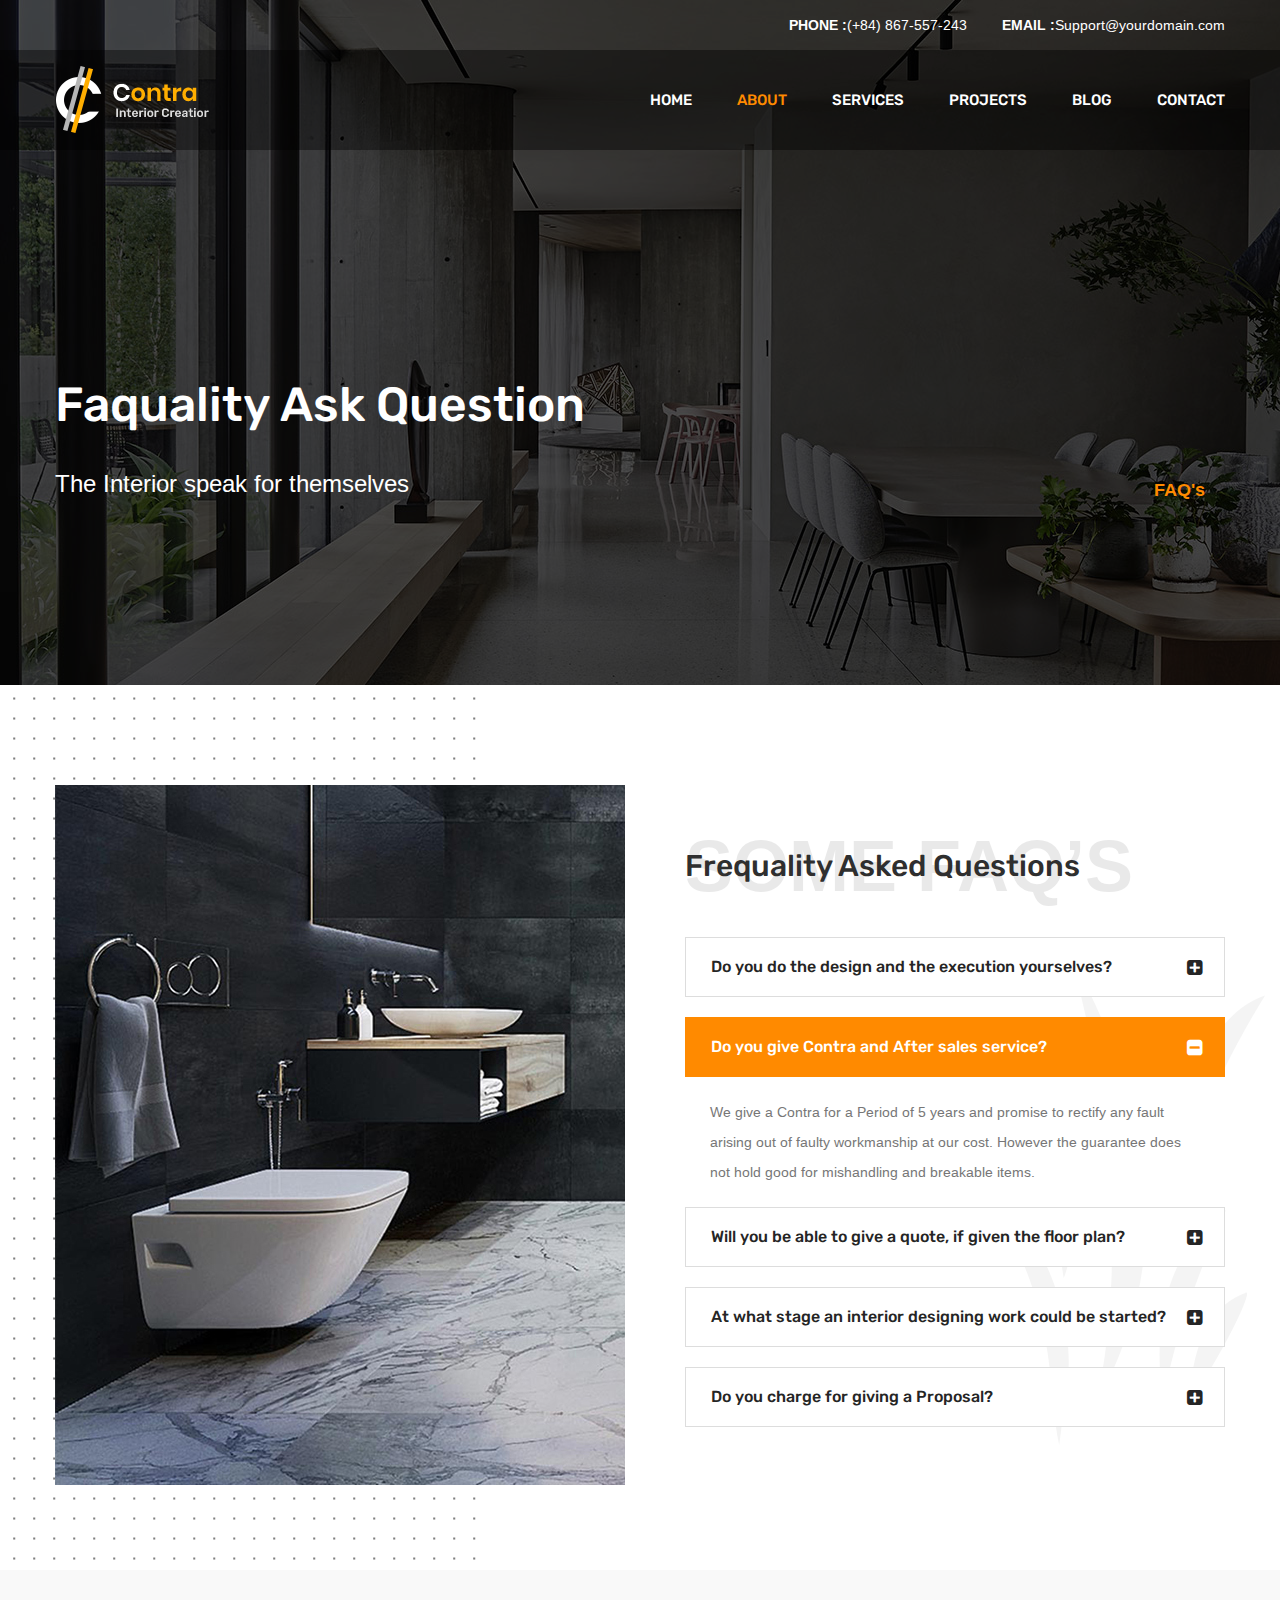
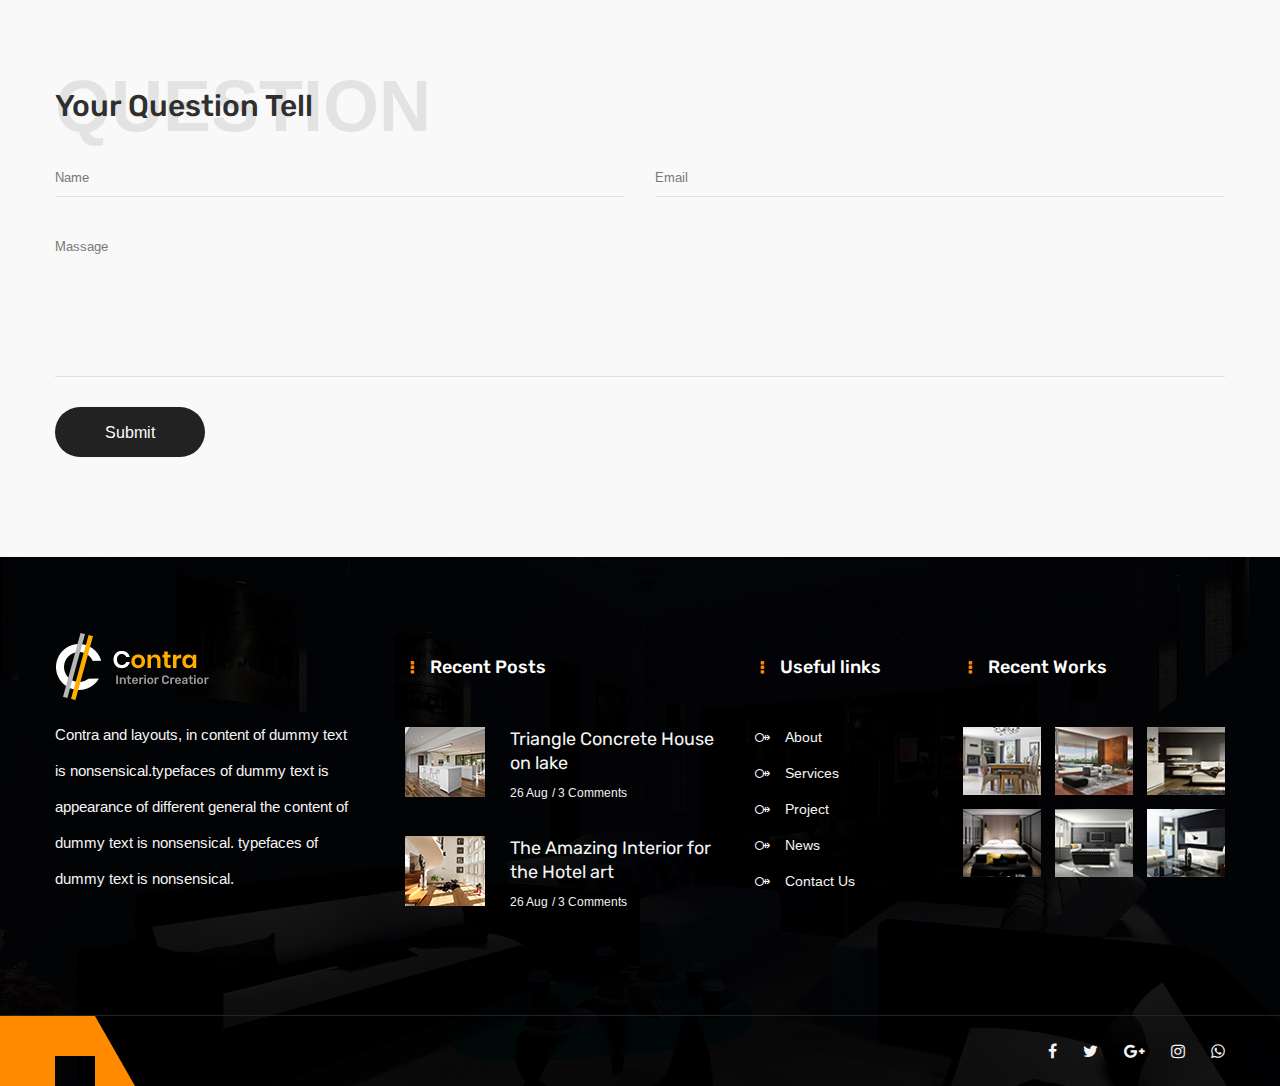
<file: faq.html>
<!DOCTYPE html>
<html lang="en">

<!-- faq27:05-->
<head>
<meta charset="utf-8">
<title>Contra - Interior Creator HTML Template | FAQ's</title>
<!-- Stylesheets -->
<link href="css/bootstrap.css" rel="stylesheet">
<link href="css/style.css" rel="stylesheet">
<link href="css/responsive.css" rel="stylesheet">   
<!--Color Switcher Mockup-->
<link href="css/color-switcher-design.css" rel="stylesheet">
<!--Color Themes-->
<link id="theme-color-file" href="css/color-themes/default-theme.css" rel="stylesheet">

<link rel="shortcut icon" href="images/favicon.png" type="image/x-icon">
<link rel="icon" href="images/favicon.png" type="image/x-icon">
<!-- Responsive -->
<meta http-equiv="X-UA-Compatible" content="IE=edge">
<meta name="viewport" content="width=device-width, initial-scale=1.0, maximum-scale=1.0, user-scalable=0">
<!--[if lt IE 9]><script src="https://cdnjs.cloudflare.com/ajax/libs/html5shiv/3.7.3/html5shiv.js"></script><![endif]-->
<!--[if lt IE 9]><script src="js/respond.js"></script><![endif]-->
</head>

<body>

<div class="page-wrapper">

    <!-- Preloader -->
    <div class="preloader"></div>
    
    <!-- Main Header-->
    <header class="main-header header-style-four">
        <div class="header-top">
            <div class="auto-container clearfix">
                <div class="top-right">
                    <ul class="contact-info">
                        <li><span>PHONE :</span> (+84) 867-557-243</li>
                        <li><span>EMAIL :</span> <a href="#">Support@yourdomain.com</a></li>
                    </ul>  
                </div>
            </div>
        </div>

        <div class="header-lower">
            <div class="auto-container">
                <div class="main-box clearfix">
                    <div class="logo-box">
                        <div class="logo"><a href="index.html"><img src="images/logo-2.png" alt="" title=""></a></div>
                    </div>

                    <div class="nav-outer">
                        <!-- Main Menu -->
                        <nav class="main-menu navbar-expand-md ">
                            <div class="navbar-header">
                                <!-- Toggle Button -->      
                                <button class="navbar-toggler" type="button" data-toggle="collapse" data-target="#navbarSupportedContent" aria-controls="navbarSupportedContent" aria-expanded="false" aria-label="Toggle navigation">
                                    <span class="icon flaticon-menu-button"></span>
                                </button>
                            </div>
                            
                            <div class="collapse navbar-collapse clearfix" id="navbarSupportedContent">
                                <ul class="navigation clearfix">
                                    <li><a href="#">Home</a>
                                        
                                    </li>
                                    <li class="current dropdown"><a href="#">About</a>
                                        <ul>
                                            <li><a href="about.html">About Us</a></li>
                                            <li><a href="faq.html">FAQ's</a></li>
                                            <li><a href="team.html">Our Team</a></li>
                                            <li><a href="coming-soon.html">Coming Soon</a></li>
                                        </ul>
                                    </li>
                                    <li class="dropdown"><a href="#">Services</a>
                                        <ul>
                                            <li><a href="services.html">All Services</a></li>
                                            <li><a href="service-detail.html">Commercial Design</a></li>
                                            <li><a href="service-detail.html">Landescape Design</a></li>
                                            <li><a href="service-detail.html">Interior Design</a></li>
                                            <li><a href="service-detail.html">Complete Interior</a></li>
                                            <li><a href="service-detail.html">House Interior</a></li>
                                            <li><a href="service-detail.html">Service Detail</a></li>
                                        </ul>
                                    </li>
                                    <li class="dropdown"><a href="#">Projects</a>
                                        <ul>
                                            <li><a href="projects.html">Projects</a></li>
                                            <li><a href="project-detail.html">Project Detail</a></li>
                                        </ul>
                                    </li>
                                    <li class="dropdown"><a href="#">Blog</a>
                                        <ul>
                                            <li><a href="blog.html">Blog</a></li>
                                            <li><a href="blog-classic.html">Blog Classic</a></li>
                                            <li><a href="blog-detail.html">Blog Detail 01</a></li>
                                            <li><a href="blog-detail-2.html">Blog Detail 02</a></li>
                                            <li><a href="error-page.html">Error Page</a></li>
                                        </ul>
                                    </li>
                                    
                                    <li><a href="contact.html">Contact</a></li>
                                  
                                </ul>
                            </div>
                        </nav><!-- Main Menu End-->                        

                        
                    </div>
                </div>
            </div>
        </div>
    </header>
    <!--End Main Header -->
    
    <!--Page Title-->
    <section class="page-title" style="background-image:url(images/background/10.jpg);">
        <div class="auto-container">
            <div class="inner-container clearfix">
                <div class="title-box">
                    <h1>Faquality Ask Question</h1>
                    <span class="title">The Interior speak for themselves</span>
                </div>
                <ul class="bread-crumb clearfix">
                    </li>
                    <li>FAQ's</li>
                </ul>
            </div>
        </div>
    </section>
    <!--End Page Title-->

    <!-- FAQ Section -->
    <section class="faq-section"> 
        <div class="auto-container">
            <div class="row">
                <!-- Image Column -->
                <div class="image-column col-lg-6 col-md-12 col-sm-12">
                    <div class="inner-column">
                        <div class="image-box">
                            <figure class="image"><img src="images/resource/faq-img.jpg" alt=""></figure>
                        </div>
                    </div>
                </div>

                <div class="accordion-column col-lg-6 col-md-12 col-sm-12">
                    <div class="inner-column">
                        <div class="sec-title">
                            <span class="float-text">some FAQ’s</span>
                            <h2>Frequality Asked Questions</h2>
                        </div>
                        <ul class="accordion-box">
                            <!--Block-->
                            <li class="accordion block">
                                <div class="acc-btn">Do you do the design and the execution yourselves? <div class="icon fa fa-plus-square"></div></div>
                                <div class="acc-content">
                                    <div class="content">
                                        <div class="text">We give a Contra for a Period of 5 years and promise to rectify any fault arising out of faulty workmanship at our cost. However the guarantee does not hold good for mishandling and breakable items.</div>
                                    </div>
                                </div>
                            </li>

                            <!--Block-->
                            <li class="accordion block active-block">
                                <div class="acc-btn active">Do you give Contra and After sales service? <div class="icon fa fa-plus-square"></div></div>
                                <div class="acc-content current">
                                    <div class="content">
                                        <div class="text">We give a Contra for a Period of 5 years and promise to rectify any fault arising out of faulty workmanship at our cost. However the guarantee does not hold good for mishandling and breakable items.</div> 
                                    </div>
                                </div>
                            </li>
                            
                            <!--Block-->
                            <li class="accordion block">
                                <div class="acc-btn">Will you be able to give a quote, if given the floor plan? <div class="icon fa fa-plus-square"></div></div>
                                <div class="acc-content">
                                    <div class="content">
                                        <div class="text">We give a Contra for a Period of 5 years and promise to rectify any fault arising out of faulty workmanship at our cost. However the guarantee does not hold good for mishandling and breakable items.</div> 
                                    </div>
                                </div>
                            </li>

                            <!--Block-->
                            <li class="accordion block">
                                <div class="acc-btn">At what stage an interior designing work could be started?<div class="icon fa fa-plus-square"></div></div>
                                <div class="acc-content">
                                    <div class="content">
                                        <div class="text">We give a Contra for a Period of 5 years and promise to rectify any fault arising out of faulty workmanship at our cost. However the guarantee does not hold good for mishandling and breakable items.</div> 
                                    </div>
                                </div>
                            </li>

                            <!--Block-->
                            <li class="accordion block">
                                <div class="acc-btn">Do you charge for giving a Proposal?<div class="icon fa fa-plus-square"></div></div>
                                <div class="acc-content">
                                    <div class="content">
                                        <div class="text">We give a Contra for a Period of 5 years and promise to rectify any fault arising out of faulty workmanship at our cost. However the guarantee does not hold good for mishandling and breakable items.</div> 
                                    </div>
                                </div>
                            </li>
                        </ul>
                    </div>
                </div>
            </div>
        </div>
    </section>
    <!--End FAQ Section -->

    <!-- Faq Form Section -->
    <section class="faq-form-section">
        <div class="auto-container">
            <div class="sec-title">
                <span class="float-text">Question</span>
                <h2>Your Question Tell</h2>
            </div>


            <!-- Faq Form -->
            <div class="faq-form">
                <form method="post" action="#">
                    <div class="row">
                        <div class="form-group col-lg-6 col-md-12">
                            <input type="text" name="username" placeholder="Name" required>
                        </div>
                        
                        <div class="form-group col-lg-6 col-md-12">
                            <input type="email" name="email" placeholder="Email" required>
                        </div>

                        <div class="form-group col-lg-12 col-md-12">
                            <textarea name="message" placeholder="Massage"></textarea>
                        </div>
                        
                        <div class="form-group col-lg-12 col-md-12">
                            <button class="theme-btn btn-style-three" type="submit" name="submit-form">Submit</button>
                        </div> 
                    </div>
                </form>
            </div>
        </div>
    </section>
    <!--End Contact Section -->

    <!-- Main Footer -->
    <footer class="main-footer alternate" style="background-image: url(images/background/5.jpg);">
        <div class="auto-container">
            <!--Widgets Section-->
            <div class="widgets-section">
                <div class="row">
                    <!--Big Column-->
                    <div class="big-column col-xl-7 col-lg-12 col-md-12 col-sm-12">
                        <div class="row">
                            <!--Footer Column-->
                            <div class="footer-column col-xl-6 col-lg-6 col-md-6 col-sm-12">
                                <div class="footer-widget about-widget">
                                    <div class="footer-logo">
                                        <figure>
                                            <a href="index.html"><img src="images/footer-logo.png" alt=""></a>
                                        </figure>
                                    </div>
                                    <div class="widget-content">
                                        <div class="text">Contra and layouts, in content of dummy text is nonsensical.typefaces of dummy text is appearance of different general the content of dummy text is nonsensical. typefaces of dummy text is nonsensical.</div>
                                    </div>
                                </div>
                            </div>
                            
                            <!--Footer Column-->
                            <div class="footer-column col-xl-6 col-lg-6 col-md-6 col-sm-12">
                                <div class="footer-widget recent-posts">
                                    <h2 class="widget-title">Recent Posts</h2>
                                     <!--Footer Column-->
                                    <div class="widget-content">
                                        <div class="post">
                                            <div class="thumb"><a href="blog-detail.html"><img src="images/resource/post-thumb-1.jpg" alt=""></a></div>
                                            <h4><a href="blog-detail.html">Triangle Concrete House on lake</a></h4>
                                            <ul class="info">
                                                <li>26 Aug</li>
                                                <li>3 Comments</li>
                                            </ul>
                                        </div>

                                        <div class="post">
                                            <div class="thumb"><a href="blog-detail.html"><img src="images/resource/post-thumb-2.jpg" alt=""></a></div>
                                            <h4><a href="blog-detail.html">The Amazing Interior for the Hotel art</a></h4>
                                            <ul class="info">
                                                <li>26 Aug</li>
                                                <li>3 Comments</li>
                                            </ul>
                                        </div>
                                    </div>
                                </div>
                            </div>         
                        </div>
                    </div>
                    
                    <!--Big Column-->
                    <div class="big-column col-xl-5 col-lg-12 col-md-12 col-sm-12">
                        <div class="row clearfix">
                            <div class="footer-column col-xl-5 col-lg-6 col-md-6 col-sm-12">
                                 <div class="footer-widget links-widget">
                                    <h2 class="widget-title">Useful links</h2>
                                    <div class="widget-content">
                                        <ul class="list">
                                            <li><a href="about.html">About</a></li>
                                            <li><a href="services.html">Services</a></li>
                                            <li><a href="projects.html">Project</a></li>
                                            <li><a href="blog-classic.html">News</a></li>
                                            <li><a href="contact.html">Contact Us</a></li>
                                        </ul>
                                    </div>
                                </div>
                            </div>

                            <!--Footer Column-->
                            <div class="footer-column col-xl-7 col-lg-6 col-md-6 col-sm-12">
                                <div class="footer-widget gallery-widget">
                                    <h2 class="widget-title">Recent Works</h2>
                                    <div class="widget-content">
                                        <div class="outer clearfix">
                                            <figure class="image">
                                                <a href="images/gallery/1.jpg" class="lightbox-image" title="Image Title Here"><img src="images/resource/work-thumb-1.jpg" alt=""></a>
                                            </figure>

                                            <figure class="image">
                                                <a href="images/gallery/2.jpg" class="lightbox-image" title="Image Title Here"><img src="images/resource/work-thumb-2.jpg" alt=""></a>
                                            </figure>

                                            <figure class="image">
                                                <a href="images/gallery/3.jpg" class="lightbox-image" title="Image Title Here"><img src="images/resource/work-thumb-3.jpg" alt=""></a>
                                            </figure>

                                            <figure class="image">
                                                <a href="images/gallery/4.jpg" class="lightbox-image" title="Image Title Here"><img src="images/resource/work-thumb-4.jpg" alt=""></a>
                                            </figure>

                                            <figure class="image">
                                                <a href="images/gallery/5.jpg" class="lightbox-image" title="Image Title Here"><img src="images/resource/work-thumb-5.jpg" alt=""></a>
                                            </figure>

                                            <figure class="image">
                                                <a href="images/gallery/1.jpg" class="lightbox-image" title="Image Title Here"><img src="images/resource/work-thumb-6.jpg" alt=""></a>
                                            </figure>
                                        </div>
                                    </div>       
                                </div>
                            </div>
                        </div>
                    </div>
                </div>
            </div>
        </div>
        
        <!--Footer Bottom-->
        <div class="footer-bottom">
            <div class="auto-container">
                <div class="inner-container clearfix">
                    <div class="social-links">
                        <ul class="social-icon-two">
                            <li><a href="#"><i class="fa fa-facebook"></i></a></li>
                            <li><a href="#"><i class="fa fa-twitter"></i></a></li>
                            <li><a href="#"><i class="fa fa-google-plus"></i></a></li>
                            <li><a href="#"><i class="fa fa-instagram"></i></a></li>
                            <li><a href="#"><i class="fa fa-whatsapp"></i></a></li>
                        </ul>
                    </div>
                    
                    <div class="copyright-text">
                       <!-- <a href="https://www.templateshub.net" target="_blank">Templates Hub</a> -->
                    </div>
                </div>
            </div>
        </div>
    </footer>
    <!-- End Main Footer -->

</div>



<!--Scroll to top-->
<div class="scroll-to-top scroll-to-target" data-target="html"><span class="fa fa-arrow-circle-o-up"></span></div>
<script src="js/jquery.js"></script> 
<script src="js/popper.min.js"></script>
<script src="js/bootstrap.min.js"></script>
<script src="js/jquery.fancybox.js"></script>
<script src="js/owl.js"></script>
<script src="js/wow.js"></script>
<script src="js/appear.js"></script>
<script src="js/mixitup.js"></script>
<script src="js/script.js"></script>
<!-- Color Setting -->
<script src="js/color-settings.js"></script>
</body>

<!-- faq27:05-->
</html>
</file>
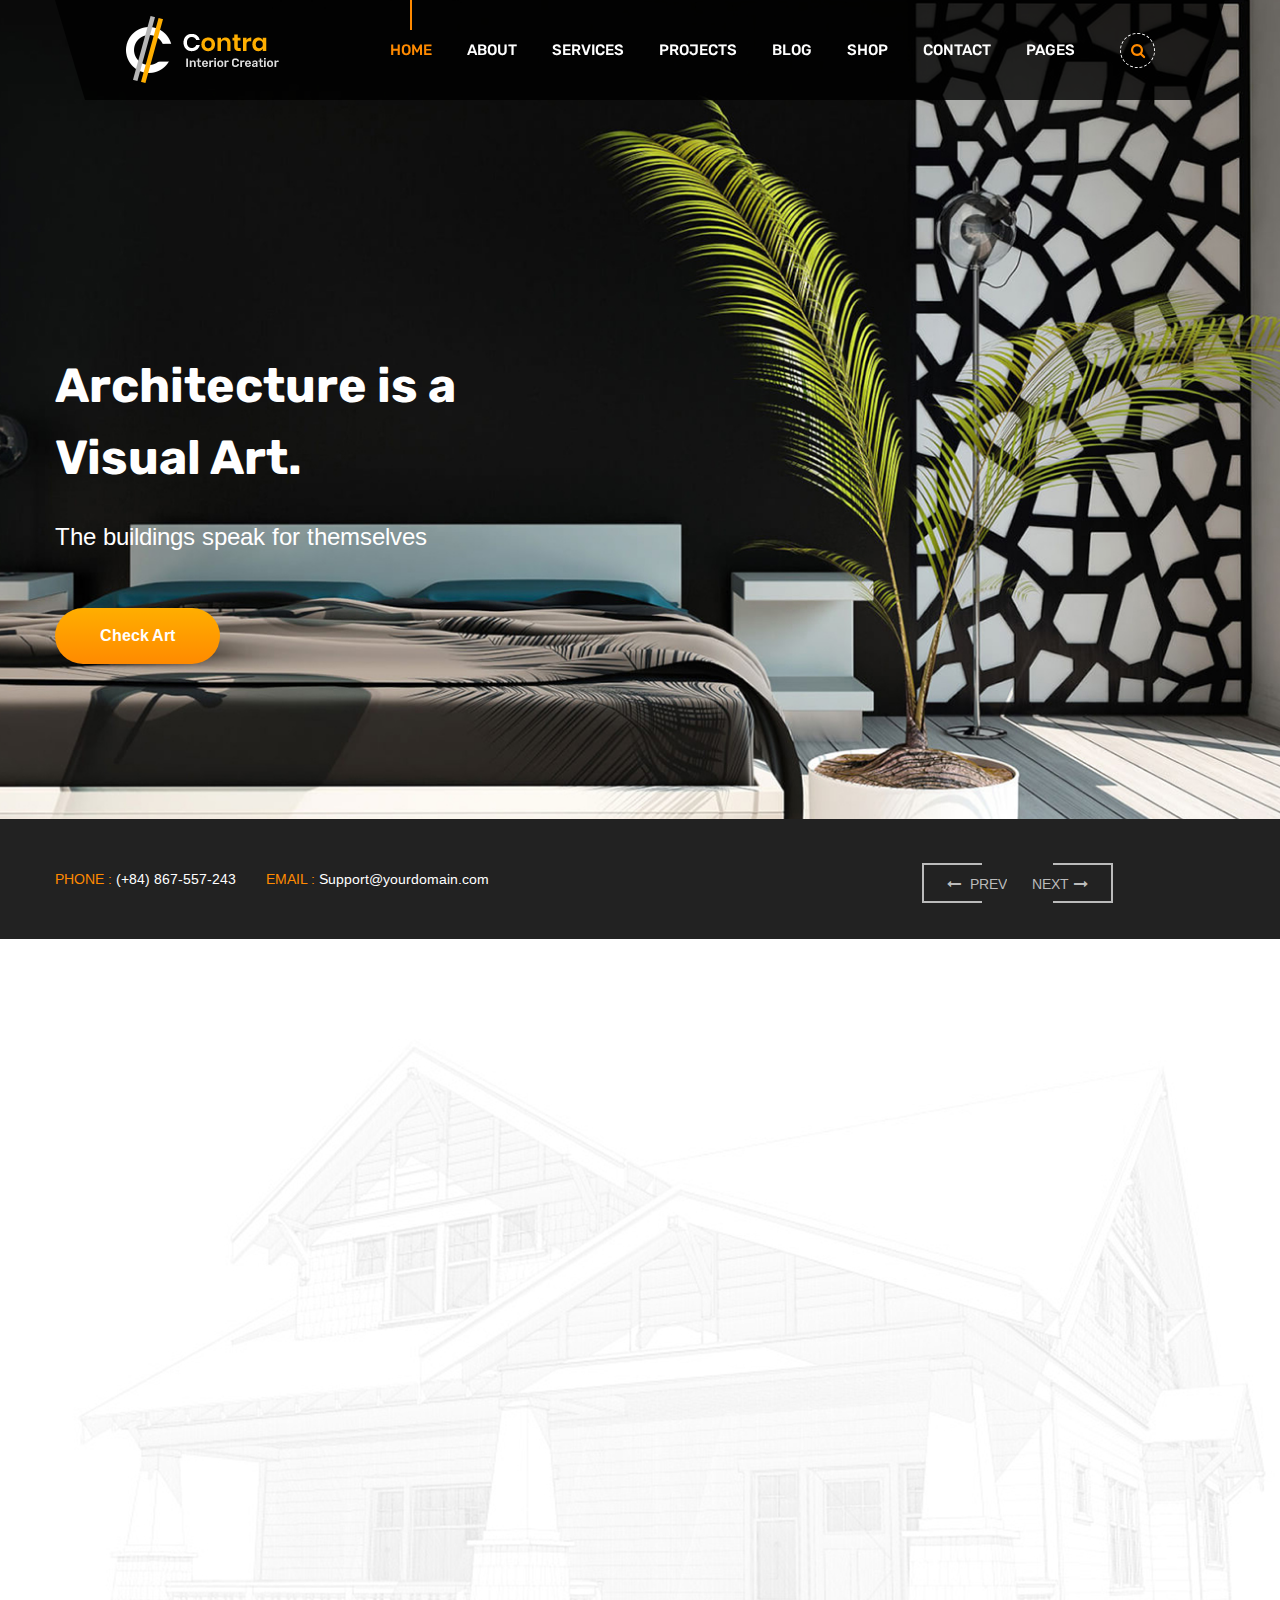
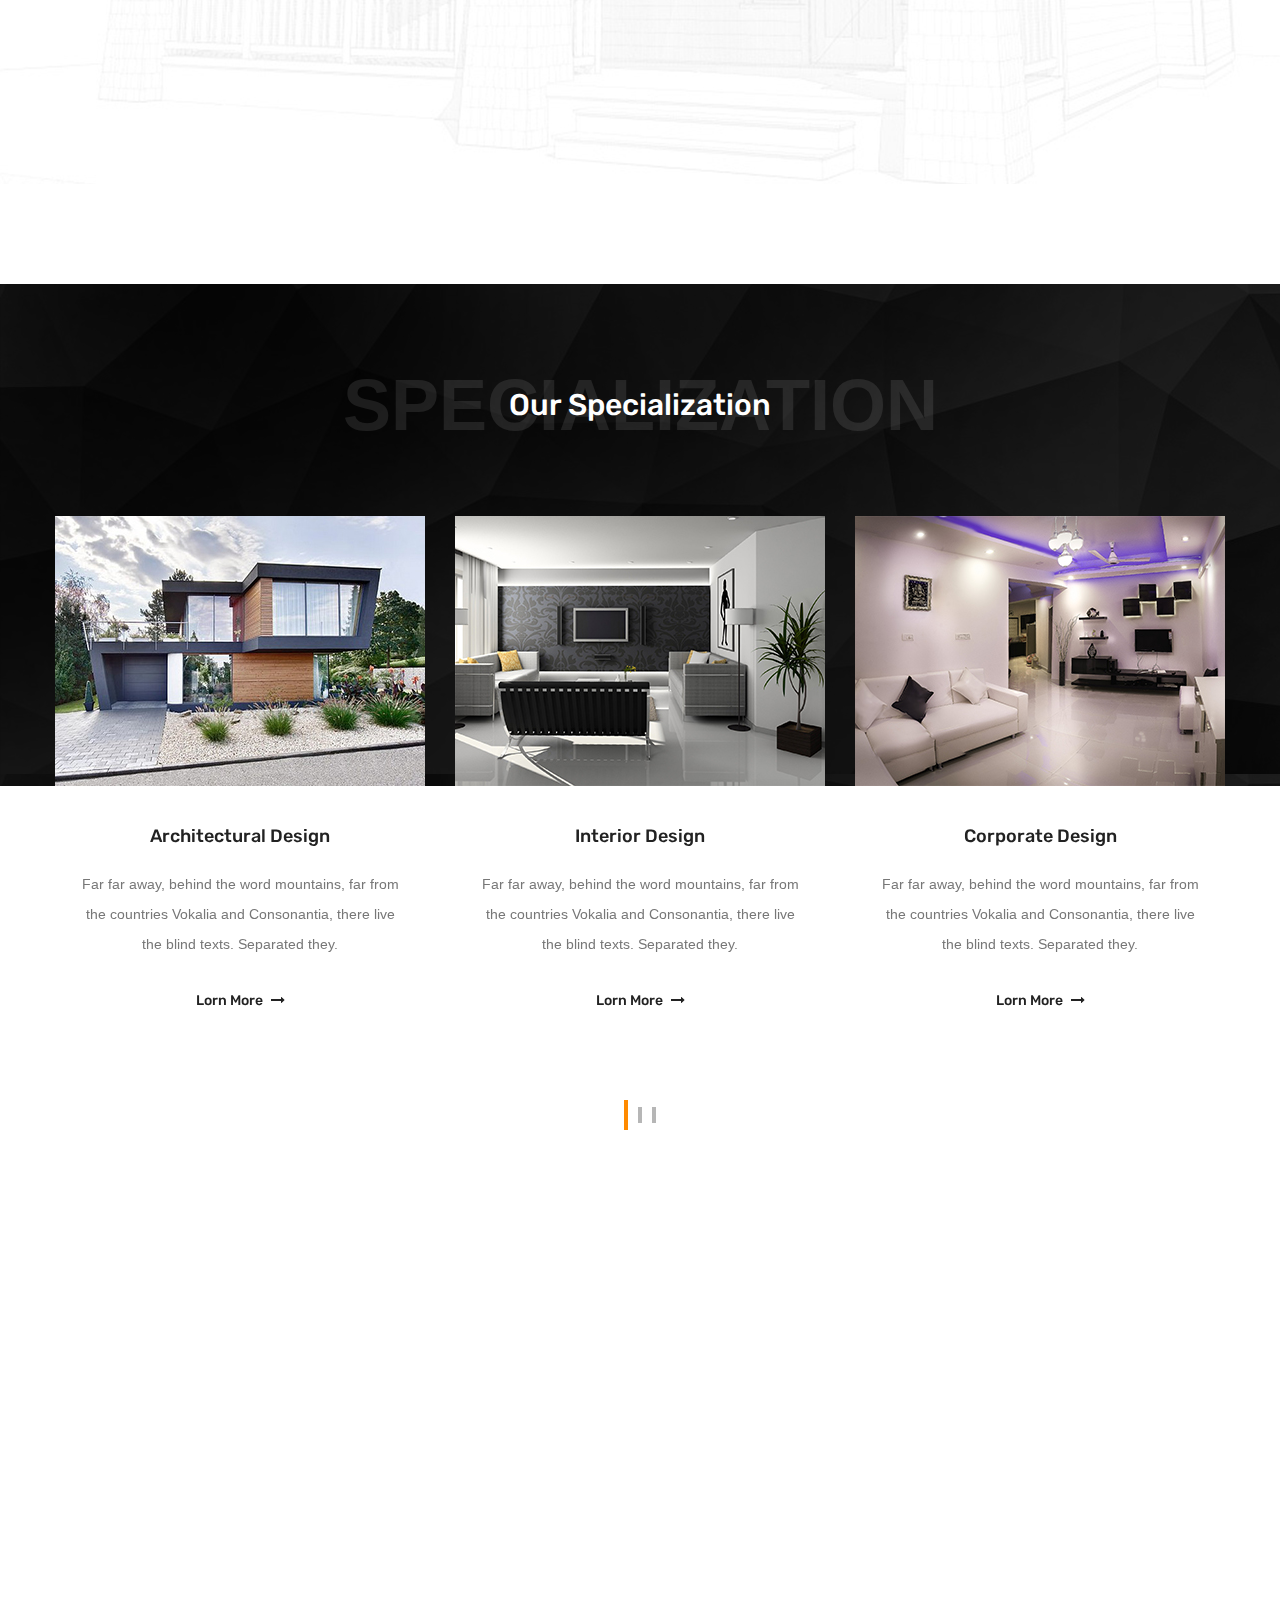
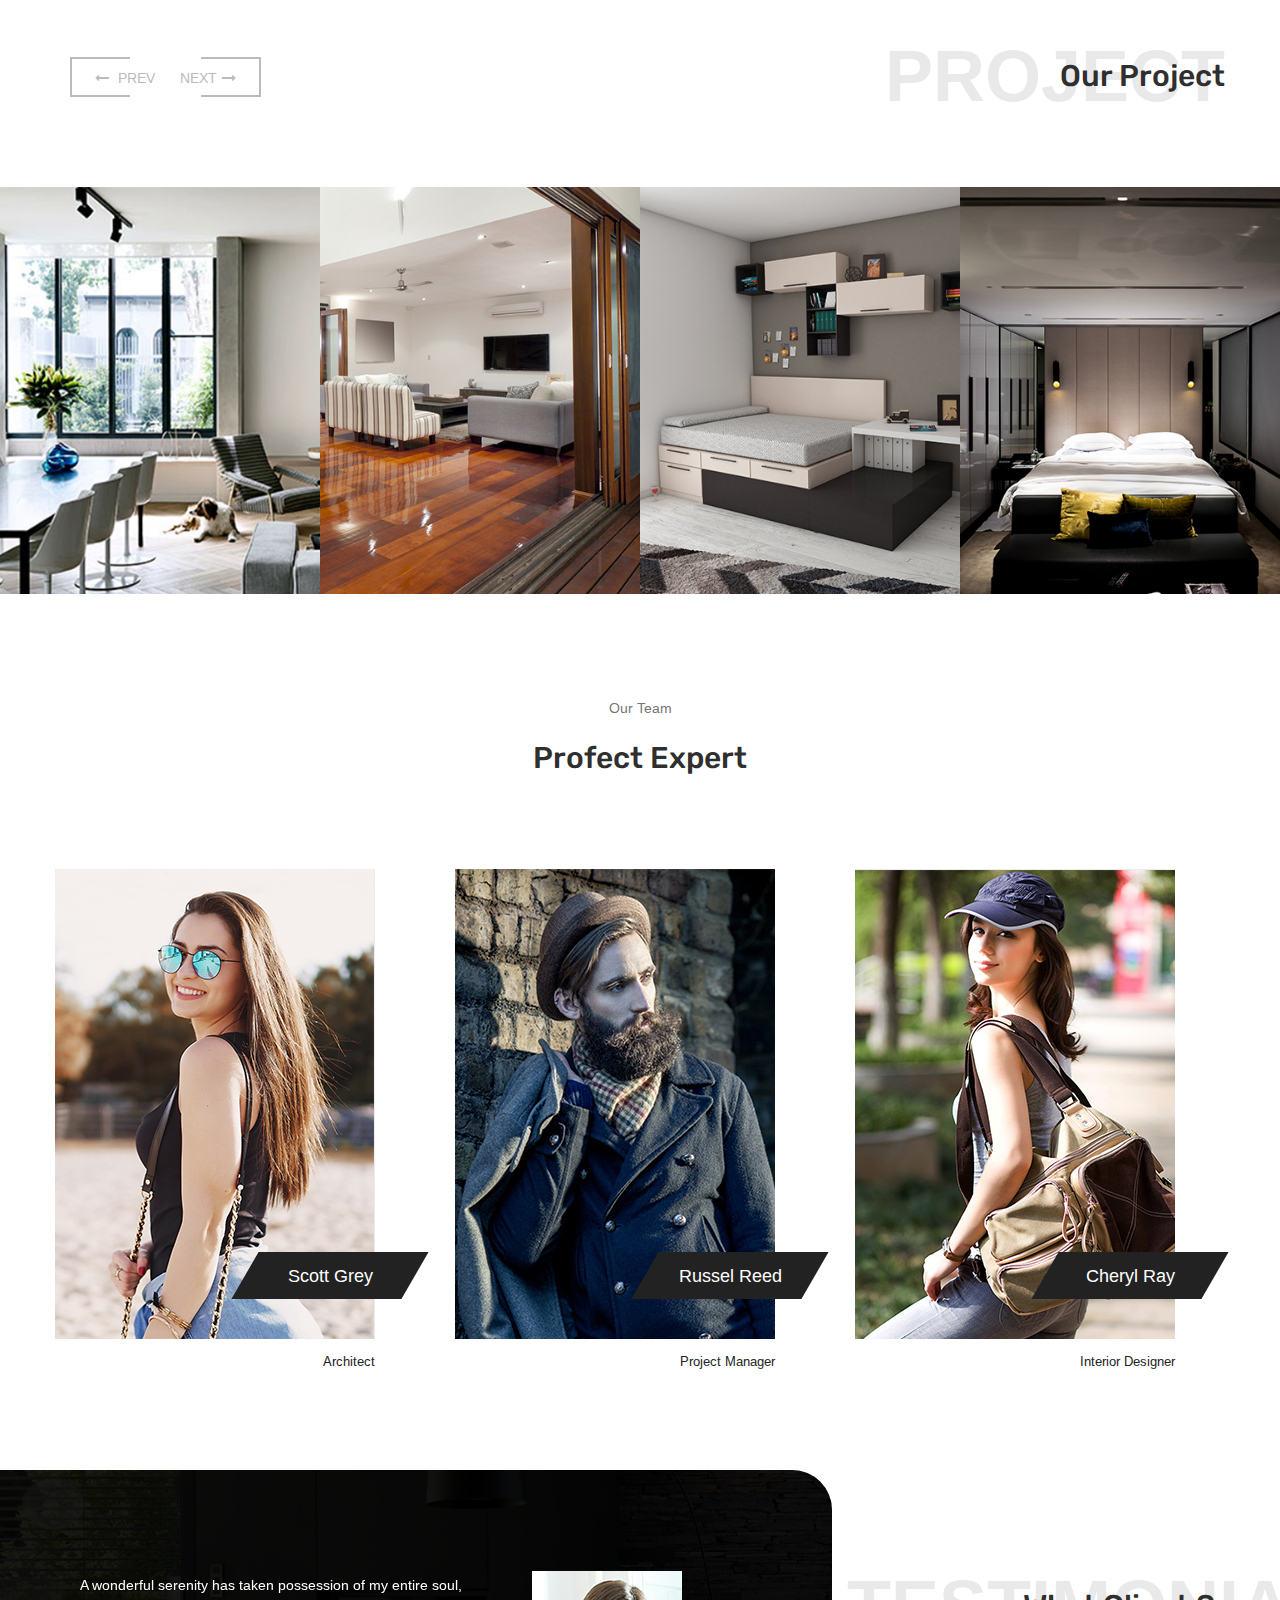
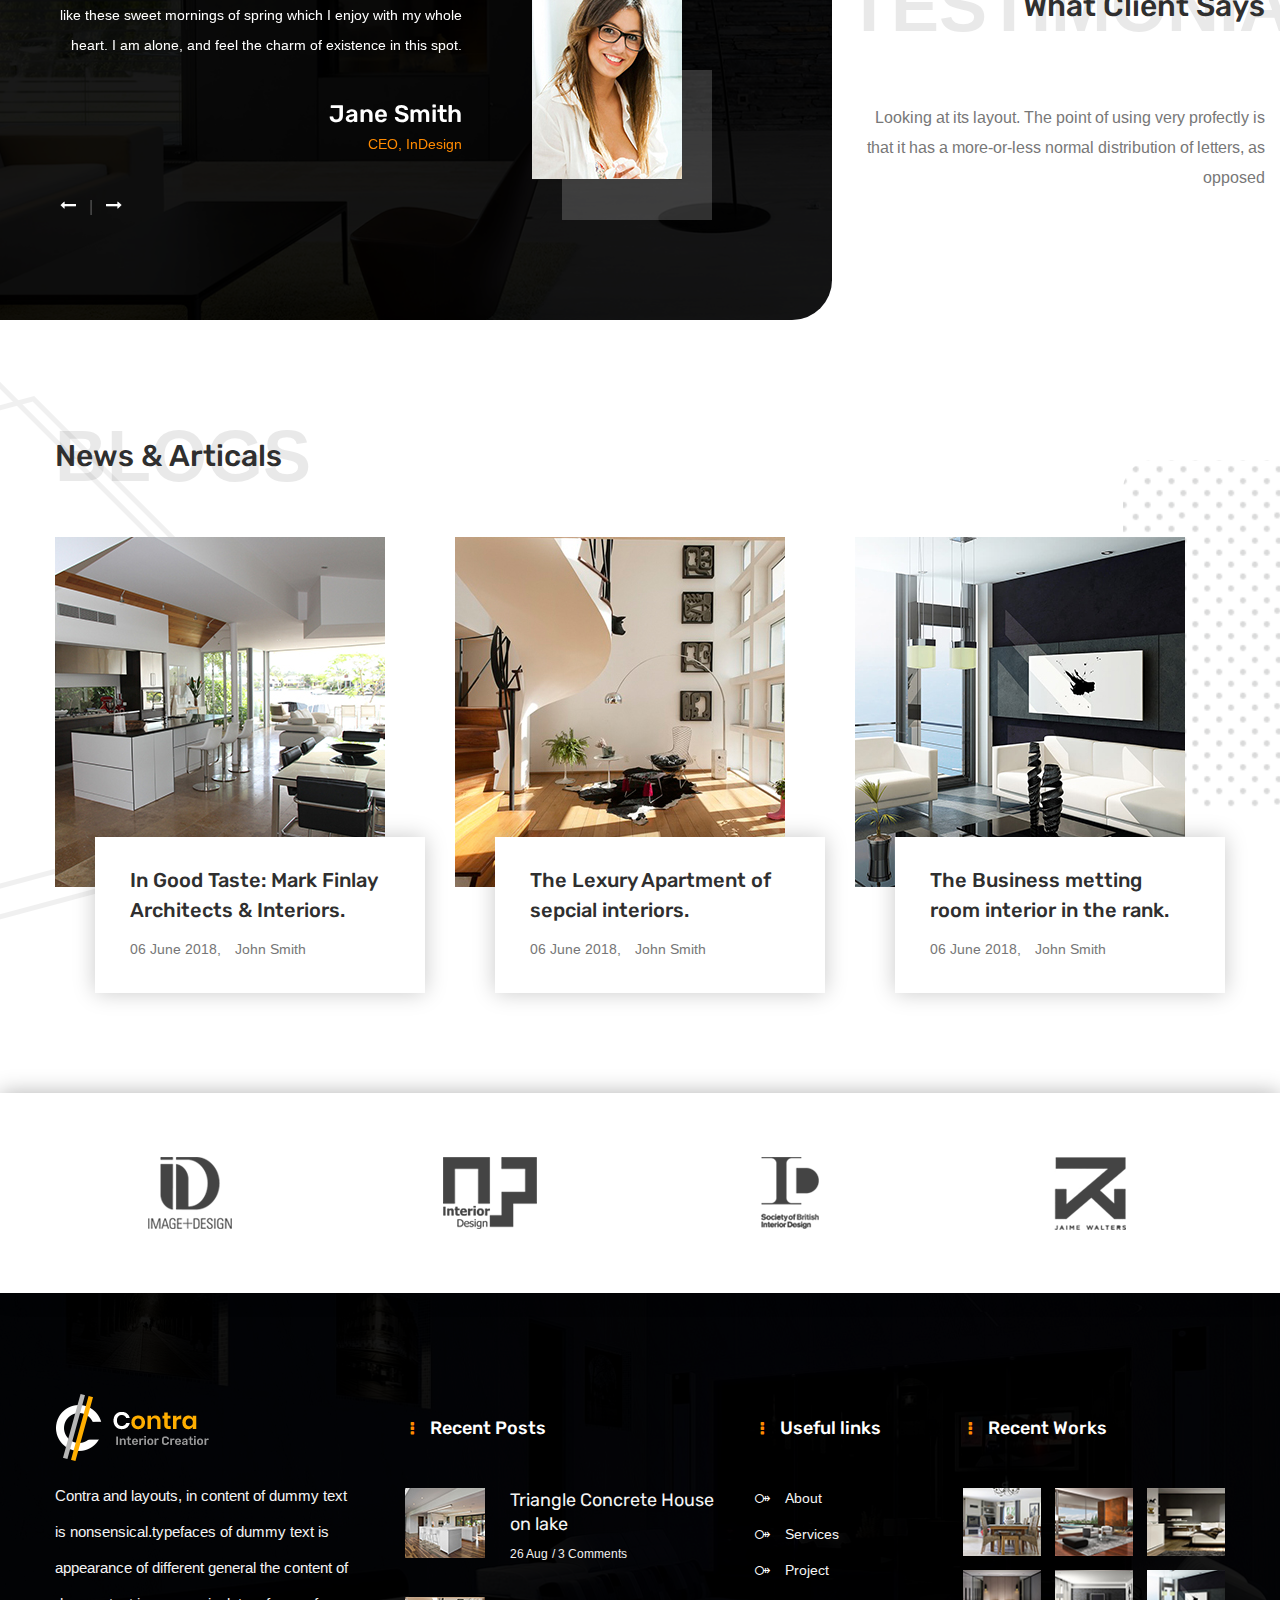
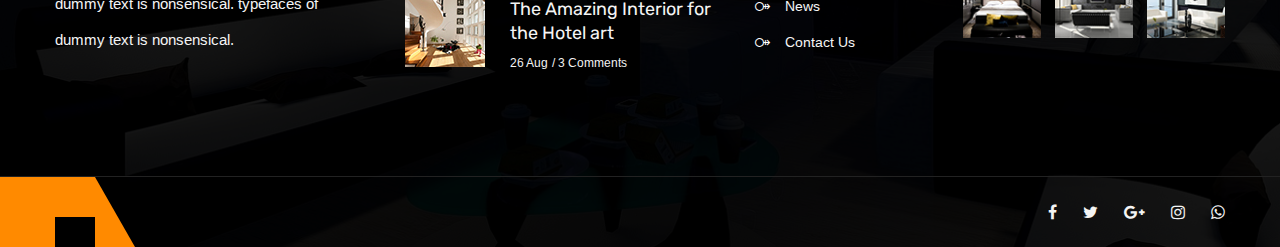
<file: index-2.html>
<!DOCTYPE html>
<html lang="en">

<!-- index26:42-->
<head>
<meta charset="utf-8">
<title>Contra - Interior Creator HTML Template | Home Page 01</title>
<!-- Stylesheets -->
<link href="css/bootstrap.css" rel="stylesheet">
<link href="css/style.css" rel="stylesheet">
<link href="css/responsive.css" rel="stylesheet">   
<!--Color Switcher Mockup-->
<link href="css/color-switcher-design.css" rel="stylesheet">
<!--Color Themes-->
<link id="theme-color-file" href="css/color-themes/default-theme.css" rel="stylesheet">

<link rel="shortcut icon" href="images/favicon.png" type="image/x-icon">
<link rel="icon" href="images/favicon.png" type="image/x-icon">
<!-- Responsive -->
<meta http-equiv="X-UA-Compatible" content="IE=edge">
<meta name="viewport" content="width=device-width, initial-scale=1.0, maximum-scale=1.0, user-scalable=0">
<!--[if lt IE 9]><script src="https://cdnjs.cloudflare.com/ajax/libs/html5shiv/3.7.3/html5shiv.js"></script><![endif]-->
<!--[if lt IE 9]><script src="js/respond.js"></script><![endif]-->
</head>

<body>

<div class="page-wrapper">
    <!-- Preloader -->
    <div class="preloader"></div>
    
    <!-- Main Header-->
    <header class="main-header header-style-one">
        <div class="auto-container">
            <div class="header-lower">
                <div class="main-box clearfix">
                    <div class="logo-box">
                        <div class="logo"><a href="index-2.html"><img src="images/logo-2.png" alt="" title=""></a></div>
                    </div>

                    <div class="nav-outer clearfix">
                        <!-- Main Menu -->
                        <nav class="main-menu navbar-expand-md ">
                            <div class="navbar-header">
                                <!-- Toggle Button -->      
                                <button class="navbar-toggler" type="button" data-toggle="collapse" data-target="#navbarSupportedContent" aria-controls="navbarSupportedContent" aria-expanded="false" aria-label="Toggle navigation">
                                    <span class="icon flaticon-menu-button"></span>
                                </button>
                            </div>
                            
                            <div class="collapse navbar-collapse clearfix" id="navbarSupportedContent">
                                <ul class="navigation clearfix">
                                    <li class="current dropdown"><a href="#">Home</a>
                                        <ul>
                                            <li class="dropdown"><a href="#">Header Styles</a>
                                                <ul>
                                                    <li><a href="index-2.html">Header Style One</a></li>
                                                    <li><a href="index-3.html">Header Style Two</a></li>
                                                    <li><a href="index-4.html">Header Style Three</a></li>
                                                    <li><a href="index-5.html">Header Style Four</a></li>
                                                    <li><a href="index-6.html">Header Style Five</a></li>
                                                    <li><a href="index-7.html">Header Style Six</a></li>
                                                    <li><a href="about.html">Header Style Seven</a></li>
                                                </ul>
                                            </li>
                                            <li><a href="index-2.html">Home page 01</a></li>
                                            <li><a href="index-3.html">Home page 02</a></li>
                                            <li><a href="index-4.html">Home page 03</a></li>
                                            <li><a href="index-5.html">Home page 04</a></li>
                                            <li><a href="index-6.html">Home page 05</a></li>
                                            <li><a href="index-7.html">Home page 06</a></li>
                                        </ul>
                                    </li>
                                    <li class="dropdown"><a href="#">About</a>
                                        <ul>
                                            <li><a href="about.html">About Us</a></li>
                                            <li><a href="faq.html">FAQ's</a></li>
                                            <li><a href="team.html">Our Team</a></li>
                                            <li><a href="coming-soon.html">Coming Soon</a></li>
                                        </ul>
                                    </li>
                                    <li class="dropdown"><a href="#">Services</a>
                                        <ul>
                                            <li><a href="services.html">All Services</a></li>
                                            <li><a href="service-detail.html">Commercial Design</a></li>
                                            <li><a href="service-detail.html">Landescape Design</a></li>
                                            <li><a href="service-detail.html">Interior Design</a></li>
                                            <li><a href="service-detail.html">Complete Interior</a></li>
                                            <li><a href="service-detail.html">House Interior</a></li>
                                            <li><a href="service-detail.html">Service Detail</a></li>
                                        </ul>
                                    </li>
                                    <li class="dropdown"><a href="#">Projects</a>
                                        <ul>
                                            <li><a href="projects.html">Projects</a></li>
                                            <li><a href="project-detail.html">Project Detail</a></li>
                                        </ul>
                                    </li>
                                    <li class="dropdown"><a href="#">Blog</a>
                                        <ul>
                                            <li><a href="blog.html">Blog</a></li>
                                            <li><a href="blog-classic.html">Blog Classic</a></li>
                                            <li><a href="blog-detail.html">Blog Detail 01</a></li>
                                            <li><a href="blog-detail-2.html">Blog Detail 02</a></li>
                                            <li><a href="error-page.html">Error Page</a></li>
                                        </ul>
                                    </li>
                                    <li class="dropdown"><a href="#">Shop</a>
                                        <ul>
                                            <li><a href="shop.html">Shop</a></li>
                                            <li><a href="shop-single.html">Product Details</a></li>
                                            <li><a href="shoping-cart.html">Cart Page</a></li>
                                            <li><a href="checkout.html">Checkout Page</a></li>
                                            <li><a href="login.html">Registration Page</a></li>
                                        </ul>
                                    </li>
                                    <li><a href="contact.html">Contact</a></li>
                                    <li class="dropdown has-mega-menu"><a href="#">Pages</a>
                                        <div class="mega-menu">
                                            <div class="mega-menu-bar row clearfix">
                                                <div class="column col-lg-3 col-md-3 col-sm-12">
                                                    <h3>About</h3>
                                                    <ul>
                                                        <li><a href="about.html">About Us</a></li>
                                                        <li><a href="faq.html">FAQ's</a></li>
                                                        <li><a href="team.html">Our Team</a></li>
                                                        <li><a href="coming-soon.html">Coming Soon</a></li>
                                                        <li><a href="login.html">Login</a></li>
                                                    </ul>
                                                </div>
                                                <div class="column col-lg-3 col-md-3 col-sm-12">
                                                    <h3>Services</h3>
                                                    <ul>
                                                        <li><a href="services.html">All Services</a></li>
                                                        <li><a href="service-detail.html">Commercial Design</a></li>
                                                        <li><a href="service-detail.html">Landescape Design</a></li>
                                                        <li><a href="service-detail.html">Complete Interior</a></li>
                                                        <li><a href="service-detail.html">Service Detail</a></li>
                                                    </ul>
                                                </div>
                                                <div class="column col-lg-3 col-md-3 col-sm-12">
                                                    <h3>Projects</h3>
                                                    <ul>
                                                        <li><a href="projects.html">Projects</a></li>
                                                        <li><a href="projects.html">Commercial Projects</a></li>
                                                        <li><a href="projects.html">Landescape Projects</a></li>
                                                        <li><a href="project-detail.html">Project Detail</a></li>
                                                        <li><a href="contact.html">Contact</a></li>
                                                    </ul>
                                                </div>
                                                <div class="column col-lg-3 col-md-3 col-sm-12">
                                                    <h3>Blog</h3>
                                                    <ul>
                                                        <li><a href="blog.html">Blog Grid</a></li>
                                                        <li><a href="blog-classic.html">Blog Classic</a></li>
                                                        <li><a href="blog-detail.html">Blog Detail 01</a></li>
                                                        <li><a href="blog-detail-2.html">Blog Detail 01</a></li>
                                                        <li><a href="error-page.html">Error Page</a></li>
                                                    </ul>
                                                </div>
                                            </div>
                                        </div>
                                    </li>
                                </ul>
                            </div>
                        </nav><!-- Main Menu End-->                        

                        <!-- Outer Box-->
                        <div class="outer-box">
                            <!--Search Box-->
                            <div class="search-box-outer">
                                <div class="dropdown">
                                    <button class="search-box-btn dropdown-toggle" type="button" id="dropdownMenu3" data-toggle="dropdown" aria-haspopup="true" aria-expanded="false"><span class="fa fa-search"></span></button>
                                    <ul class="dropdown-menu pull-right search-panel" aria-labelledby="dropdownMenu3">
                                        <li class="panel-outer">
                                            <div class="form-container">
                                                <form method="post" action="#">
                                                    <div class="form-group">
                                                        <input type="search" name="field-name" value="" placeholder="Search Here" required>
                                                        <button type="submit" class="search-btn"><span class="fa fa-search"></span></button>
                                                    </div>
                                                </form>
                                            </div>
                                        </li>
                                    </ul>
                                </div>
                            </div>
                        </div>
                    </div>
                </div>
            </div>
        </div>
    </header>
    <!--End Main Header -->
    
    <!-- Bnner Section -->
    <section class="banner-section">
        <div class="banner-carousel owl-carousel owl-theme">
            <div class="slide-item" style="background-image: url(images/main-slider/image-1.jpg);">
                <div class="auto-container">
                    <div class="content-box">
                        <h2>Architecture is a <br> Visual Art.</h2>
                        <div class="text">The buildings speak for themselves</div>
                        <div class="link-box">
                            <a href="about.html" class="theme-btn btn-style-one">Check Art</a>
                        </div>
                    </div>
                </div>
            </div>

            <div class="slide-item" style="background-image: url(images/main-slider/image-2.jpg);">
                <div class="auto-container">
                    <div class="content-box">
                        <h2>Architecture is a <br> Visual Art.</h2>
                        <div class="text">The buildings speak for themselves</div>
                        <div class="link-box">
                            <a href="about.html" class="theme-btn btn-style-one">Check Art</a>
                        </div>
                    </div>
                </div>
            </div>

            <div class="slide-item" style="background-image: url(images/main-slider/image-3.jpg);">
                <div class="auto-container">
                    <div class="content-box">
                        <h2>Architecture is a <br> Visual Art.</h2>
                        <div class="text">The buildings speak for themselves</div>
                        <div class="link-box">
                            <a href="about.html" class="theme-btn btn-style-one">Check Art</a>
                        </div>
                    </div>
                </div>
            </div>
        </div>

        <div class="bottom-box">
            <div class="auto-container clearfix">
                <ul class="contact-info">
                    <li><span>Phone :</span> (+84) 867-557-243</li>
                    <li><span>EMAIL :</span> <a href="#">Support@yourdomain.com</a></li>
                </ul>
            </div>
        </div>
    </section>
    <!-- End Bnner Section -->

    <!-- About Section -->
    <section class="about-section" style="background-image: url(images/background/1.jpg);">
        <div class="auto-container">
            <div class="row no-gutters">
                <!-- Image Column -->
                <div class="image-column col-lg-6 col-md-12 col-sm-12">
                    <div class="inner-column">
                        <div class="title-box wow fadeInLeft" data-wow-delay='1200ms'>
                            <h2>ABOUT <br> US</h2>
                        </div>
                        <div class="image-box">
                            <figure class="alphabet-img wow fadeInRight"><img src="images/resource/alphabet-image.png" alt=""></figure>
                            <figure class="image wow fadeInRight" data-wow-delay='600ms'><img src="images/resource/image-1.jpg" alt=""></figure>
                        </div>
                    </div>
                </div>

                <!-- Content Column -->
                <div class="content-column col-lg-6 col-md-12 col-sm-12">
                    <div class="inner-column wow fadeInLeft">
                        <div class="content-box">
                            <div class="title">
                                <h2>Any  Complexity <br>For Any Cat</h2>
                            </div>
                            <div class="text">Our company has many years experience and specializes in manufacturing, salling, serviceing and repairing cardan shafts (cardans) for various vehicles, technological equipment, tractor, special machinery and agricultural machinery of verious domestic and foreign manufacturers.</div>
                            <div class="link-box"><a href="about.html" class="theme-btn btn-style-one">About Us</a></div>
                        </div>
                    </div>
                </div>
            </div>
        </div>
    </section>
    <!--End About Section -->

    <!-- Services Section -->
    <section class="services-section">
        <div class="upper-box" style="background-image: url(images/background/2.jpg);">
            <div class="auto-container">    
                <div class="sec-title text-center light">
                    <span class="float-text">Specialization</span>
                    <h2>Our Specialization</h2>
                </div>
            </div>
        </div>

        <div class="services-box">
            <div class="auto-container">
                <div class="services-carousel owl-carousel owl-theme">
                    <!-- Service Block -->
                    <div class="service-block">
                        <div class="inner-box">
                            <div class="image-box">
                                <figure class="image"><a href="service-detail.html"><img src="images/resource/service-1.jpg" alt=""></a></figure>
                            </div>
                            <div class="lower-content">
                                <h3><a href="service-detail.html">Architectural Design</a></h3>
                                <div class="text">Far far away, behind the word mountains, far from the countries Vokalia and Consonantia, there live the blind texts. Separated they.</div>
                                <div class="link-box">
                                    <a href="service-detail.html">Lorn More <i class="fa fa-long-arrow-right"></i></a>
                                </div>
                            </div>
                        </div>
                    </div>

                    <!-- Service Block -->
                    <div class="service-block">
                        <div class="inner-box">
                            <div class="image-box">
                                <figure class="image"><a href="service-detail.html"><img src="images/resource/service-2.jpg" alt=""></a></figure>
                            </div>
                            <div class="lower-content">
                                <h3><a href="service-detail.html">Interior Design</a></h3>
                                <div class="text">Far far away, behind the word mountains, far from the countries Vokalia and Consonantia, there live the blind texts. Separated they.</div>
                                <div class="link-box">
                                    <a href="service-detail.html">Lorn More <i class="fa fa-long-arrow-right"></i></a>
                                </div>
                            </div>
                        </div>
                    </div>

                    <!-- Service Block -->
                    <div class="service-block">
                        <div class="inner-box">
                            <div class="image-box">
                                <figure class="image"><a href="service-detail.html"><img src="images/resource/service-3.jpg" alt=""></a></figure>
                            </div>
                            <div class="lower-content">
                                <h3><a href="service-detail.html">Corporate Design</a></h3>
                                <div class="text">Far far away, behind the word mountains, far from the countries Vokalia and Consonantia, there live the blind texts. Separated they.</div>
                                <div class="link-box">
                                    <a href="service-detail.html">Lorn More <i class="fa fa-long-arrow-right"></i></a>
                                </div>
                            </div>
                        </div>
                    </div>

                    <!-- Service Block -->
                    <div class="service-block">
                        <div class="inner-box">
                            <div class="image-box">
                                <figure class="image"><a href="service-detail.html"><img src="images/resource/service-1.jpg" alt=""></a></figure>
                            </div>
                            <div class="lower-content">
                                <h3><a href="service-detail.html">Architectural Design</a></h3>
                                <div class="text">Far far away, behind the word mountains, far from the countries Vokalia and Consonantia, there live the blind texts. Separated they.</div>
                                <div class="link-box">
                                    <a href="service-detail.html">Lorn More <i class="fa fa-long-arrow-right"></i></a>
                                </div>
                            </div>
                        </div>
                    </div>

                    <!-- Service Block -->
                    <div class="service-block">
                        <div class="inner-box">
                            <div class="image-box">
                                <figure class="image"><a href="service-detail.html"><img src="images/resource/service-2.jpg" alt=""></a></figure>
                            </div>
                            <div class="lower-content">
                                <h3><a href="service-detail.html">Interior Design</a></h3>
                                <div class="text">Far far away, behind the word mountains, far from the countries Vokalia and Consonantia, there live the blind texts. Separated they.</div>
                                <div class="link-box">
                                    <a href="service-detail.html">Lorn More <i class="fa fa-long-arrow-right"></i></a>
                                </div>
                            </div>
                        </div>
                    </div>

                    <!-- Service Block -->
                    <div class="service-block">
                        <div class="inner-box">
                            <div class="image-box">
                                <figure class="image"><a href="service-detail.html"><img src="images/resource/service-3.jpg" alt=""></a></figure>
                            </div>
                            <div class="lower-content">
                                <h3><a href="service-detail.html">Corporate Design</a></h3>
                                <div class="text">Far far away, behind the word mountains, far from the countries Vokalia and Consonantia, there live the blind texts. Separated they.</div>
                                <div class="link-box">
                                    <a href="service-detail.html">Lorn More <i class="fa fa-long-arrow-right"></i></a>
                                </div>
                            </div>
                        </div>
                    </div>

                    <!-- Service Block -->
                    <div class="service-block">
                        <div class="inner-box">
                            <div class="image-box">
                                <figure class="image"><a href="service-detail.html"><img src="images/resource/service-1.jpg" alt=""></a></figure>
                            </div>
                            <div class="lower-content">
                                <h3><a href="service-detail.html">Architectural Design</a></h3>
                                <div class="text">Far far away, behind the word mountains, far from the countries Vokalia and Consonantia, there live the blind texts. Separated they.</div>
                                <div class="link-box">
                                    <a href="service-detail.html">Lorn More <i class="fa fa-long-arrow-right"></i></a>
                                </div>
                            </div>
                        </div>
                    </div>

                    <!-- Service Block -->
                    <div class="service-block">
                        <div class="inner-box">
                            <div class="image-box">
                                <figure class="image"><a href="service-detail.html"><img src="images/resource/service-2.jpg" alt=""></a></figure>
                            </div>
                            <div class="lower-content">
                                <h3><a href="service-detail.html">Interior Design</a></h3>
                                <div class="text">Far far away, behind the word mountains, far from the countries Vokalia and Consonantia, there live the blind texts. Separated they.</div>
                                <div class="link-box">
                                    <a href="service-detail.html">Lorn More <i class="fa fa-long-arrow-right"></i></a>
                                </div>
                            </div>
                        </div>
                    </div>

                    <!-- Service Block -->
                    <div class="service-block">
                        <div class="inner-box">
                            <div class="image-box">
                                <figure class="image"><a href="service-detail.html"><img src="images/resource/service-3.jpg" alt=""></a></figure>
                            </div>
                            <div class="lower-content">
                                <h3><a href="service-detail.html">Corporate Design</a></h3>
                                <div class="text">Far far away, behind the word mountains, far from the countries Vokalia and Consonantia, there live the blind texts. Separated they.</div>
                                <div class="link-box">
                                    <a href="service-detail.html">Lorn More <i class="fa fa-long-arrow-right"></i></a>
                                </div>
                            </div>
                        </div>
                    </div>
                </div>
            </div>
        </div>
    </section>
    <!--End Services Section -->

    <!-- Fun Fact Section -->
    <section class="fun-fact-section">
        <div class="outer-box" style="background-image: url(images/background/3.jpg);">
            <div class="auto-container">
                <div class="fact-counter">
                    <div class="row">
                        <!--Column-->
                        <div class="counter-column col-lg-3 col-md-6 col-sm-12 wow fadeInUp">
                            <div class="count-box">
                                <div class="count"><span class="count-text" data-speed="5000" data-stop="14">0</span></div>
                                <h4 class="counter-title">Years of <br>Experience</h4>
                            </div>
                        </div>

                        <!--Column-->
                        <div class="counter-column col-lg-3 col-md-6 col-sm-12 wow fadeInUp" data-wow-delay="400ms">
                            <div class="count-box">
                                <div class="count"><span class="count-text" data-speed="5000" data-stop="237">0</span></div>
                                <h4 class="counter-title">Project <br>Taken</h4>
                            </div>
                        </div>

                        <!--Column-->
                        <div class="counter-column col-lg-3 col-md-6 col-sm-12 wow fadeInUp" data-wow-delay="800ms">
                            <div class="count-box">
                                <div class="count"><span class="count-text" data-speed="5000" data-stop="11">0</span>K</div>
                                <h4 class="counter-title">Twitter <br> Follower</h4>
                            </div>
                        </div>

                        <!--Column-->
                        <div class="counter-column col-lg-3 col-md-6 col-sm-12 wow fadeInUp" data-wow-delay="1200ms">
                            <div class="count-box">
                                <div class="count"><span class="count-text" data-speed="5000" data-stop="12">0</span></div>
                                <h4 class="counter-title">Awards<br>won</h4>
                            </div>
                        </div>
                    </div>
                </div>
            </div>
        </div>
    </section>
    <!--End Fun Fact Section -->

    <!-- Project Section -->
    <section class="projects-section">
        <div class="auto-container">
            <div class="sec-title text-right">
                <span class="float-text">Project</span>
                <h2>Our Project</h2>
            </div>
        </div>
        
        <div class="inner-container">
            <div class="projects-carousel owl-carousel owl-theme">
                <!-- Project Block -->
                <div class="project-block">
                    <div class="image-box">
                        <figure class="image"><img src="images/gallery/1.jpg" alt=""></figure>
                        <div class="overlay-box">
                            <h4><a href="project-detail.html">Laxury Home <br>Project</a></h4>
                            <div class="btn-box">
                                <a href="images/gallery/1.jpg" class="lightbox-image" data-fancybox="gallery"><i class="fa fa-search"></i></a>
                                <a href="project-detail.html"><i class="fa fa-external-link"></i></a>
                            </div>
                            <span class="tag">Architecture</span>
                        </div>
                    </div>
                </div>

                <!-- Project Block -->
                <div class="project-block">
                    <div class="image-box">
                        <figure class="image"><img src="images/gallery/2.jpg" alt=""></figure>
                        <div class="overlay-box">
                            <h4><a href="project-detail.html">Laxury Home <br>Project</a></h4>
                            <div class="btn-box">
                                <a href="images/gallery/2.jpg" class="lightbox-image" data-fancybox="gallery"><i class="fa fa-search"></i></a>
                                <a href="project-detail.html"><i class="fa fa-external-link"></i></a>
                            </div>
                            <span class="tag">Architecture</span>
                        </div>
                    </div>
                </div>

                <!-- Project Block -->
                <div class="project-block">
                    <div class="image-box">
                        <figure class="image"><img src="images/gallery/3.jpg" alt=""></figure>
                        <div class="overlay-box">
                            <h4><a href="project-detail.html">Laxury Home <br>Project</a></h4>
                            <div class="btn-box">
                                <a href="images/gallery/3.jpg" class="lightbox-image" data-fancybox="gallery"><i class="fa fa-search"></i></a>
                                <a href="project-detail.html"><i class="fa fa-external-link"></i></a>
                            </div>
                            <span class="tag">Architecture</span>
                        </div>
                    </div>
                </div>

                <!-- Project Block -->
                <div class="project-block">
                    <div class="image-box">
                        <figure class="image"><img src="images/gallery/4.jpg" alt=""></figure>
                        <div class="overlay-box">
                            <h4><a href="project-detail.html">Laxury Home <br>Project</a></h4>
                            <div class="btn-box">
                                <a href="images/gallery/4.jpg" class="lightbox-image" data-fancybox="gallery"><i class="fa fa-search"></i></a>
                                <a href="project-detail.html"><i class="fa fa-external-link"></i></a>
                            </div>
                            <span class="tag">Architecture</span>
                        </div>
                    </div>
                </div>

                <!-- Project Block -->
                <div class="project-block">
                    <div class="image-box">
                        <figure class="image"><img src="images/gallery/5.jpg" alt=""></figure>
                        <div class="overlay-box">
                            <h4><a href="project-detail.html">Laxury Home <br>Project</a></h4>
                            <div class="btn-box">
                                <a href="images/gallery/5.jpg" class="lightbox-image" data-fancybox="gallery"><i class="fa fa-search"></i></a>
                                <a href="project-detail.html"><i class="fa fa-external-link"></i></a>
                            </div>
                            <span class="tag">Architecture</span>
                        </div>
                    </div>
                </div>

                <!-- Project Block -->
                <div class="project-block">
                    <div class="image-box">
                        <figure class="image"><img src="images/gallery/3.jpg" alt=""></figure>
                        <div class="overlay-box">
                            <h4><a href="project-detail.html">Laxury Home <br>Project</a></h4>
                            <div class="btn-box">
                                <a href="images/gallery/3.jpg" class="lightbox-image" data-fancybox="gallery"><i class="fa fa-search"></i></a>
                                <a href="project-detail.html"><i class="fa fa-external-link"></i></a>
                            </div>
                            <span class="tag">Architecture</span>
                        </div>
                    </div>
                </div>
            </div>
        </div>
    </section>
    <!--End Project Section -->

    <!-- Team Section -->
    <section class="team-section">
        <div class="auto-container">
            <div class="sec-title text-center">
                <span class="title">Our Team</span>
                <h2>Profect Expert</h2>
            </div>

            <div class="row clearfix">
                <!-- Team Block -->
                <div class="team-block col-lg-4 col-md-6 col-sm-12">
                    <div class="inner-box">
                        <div class="image-box">
                            <div class="image"><a href="team.html"><img src="images/resource/team-1.jpg" alt=""></a></div>
                            <ul class="social-links">
                                <li><a href="#"><i class="fa fa-facebook"></i></a></li>
                                <li><a href="#"><i class="fa fa-twitter"></i></a></li>
                                <li><a href="#"><i class="fa fa-google-plus"></i></a></li>
                                <li><a href="#"><i class="fa fa-instagram"></i></a></li>
                                <li><a href="#"><i class="fa fa-whatsapp"></i></a></li>
                            </ul>
                            <h3 class="name"><a href="team.html">Scott Grey</a></h3>
                        </div>
                        <span class="designation">Architect</span>
                    </div>
                </div>

                <!-- Team Block -->
                <div class="team-block col-lg-4 col-md-6 col-sm-12">
                    <div class="inner-box">
                        <div class="image-box">
                            <div class="image"><a href="team.html"><img src="images/resource/team-2.jpg" alt=""></a></div>
                            <ul class="social-links">
                                <li><a href="#"><i class="fa fa-facebook"></i></a></li>
                                <li><a href="#"><i class="fa fa-twitter"></i></a></li>
                                <li><a href="#"><i class="fa fa-google-plus"></i></a></li>
                                <li><a href="#"><i class="fa fa-instagram"></i></a></li>
                                <li><a href="#"><i class="fa fa-whatsapp"></i></a></li>
                            </ul>
                            <h3 class="name"><a href="team.html">Russel Reed</a></h3>
                        </div>
                        <span class="designation">Project Manager</span>
                    </div>
                </div>

                <!-- Team Block -->
                <div class="team-block col-lg-4 col-md-6 col-sm-12">
                    <div class="inner-box">
                        <div class="image-box">
                            <div class="image"><a href="team.html"><img src="images/resource/team-3.jpg" alt=""></a></div>
                            <ul class="social-links">
                                <li><a href="#"><i class="fa fa-facebook"></i></a></li>
                                <li><a href="#"><i class="fa fa-twitter"></i></a></li>
                                <li><a href="#"><i class="fa fa-google-plus"></i></a></li>
                                <li><a href="#"><i class="fa fa-instagram"></i></a></li>
                                <li><a href="#"><i class="fa fa-whatsapp"></i></a></li>
                            </ul>
                            <h3 class="name"><a href="team.html">Cheryl Ray</a></h3>
                        </div>
                        <span class="designation">Interior Designer</span>
                    </div>
                </div>

            </div>
        </div>
    </section>
    <!--End Team Section -->

    <!-- Testimonial Section -->
    <section class="testimonial-section">
        <div class="outer-container clearfix">
            <!-- Title Column -->
            <div class="title-column clearfix">
                <div class="inner-column">
                    <div class="sec-title">
                        <span class="float-text">testimonial</span>
                        <h2>What Client Says</h2>
                    </div>
                    <div class="text">Looking at its layout. The point of using very profectly is that it has a more-or-less normal distribution of letters, as opposed</div>
                </div>
            </div>

            <!-- Testimonial Column -->
            <div class="testimonial-column clearfix" style="background-image: url(images/background/4.jpg);">
                <div class="inner-column">
                    <div class="testimonial-carousel owl-carousel owl-theme">
                        <!-- Testimonial Block -->
                        <div class="testimonial-block">
                            <div class="inner-box">
                                <div class="image-box"><img src="images/resource/thumb-1.jpg" alt=""></div>
                                <div class="text">A wonderful serenity has taken possession of my entire soul, like these sweet mornings of spring which I enjoy with my whole heart. I am alone, and feel the charm of existence in this spot.</div>
                                <div class="info-box">
                                    <h4 class="name">Jane Smith</h4>
                                    <span class="designation">CEO, InDesign</span>
                                </div>
                            </div>
                        </div>

                        <!-- Testimonial Block -->
                        <div class="testimonial-block">
                            <div class="inner-box">
                                <div class="image-box"><img src="images/resource/thumb-1.jpg" alt=""></div>
                                <div class="text">A wonderful serenity has taken possession of my entire soul, like these sweet mornings of spring which I enjoy with my whole heart. I am alone, and feel the charm of existence in this spot.</div>
                                <div class="info-box">
                                    <h4 class="name">Jane Smith</h4>
                                    <span class="designation">CEO, InDesign</span>
                                </div>
                            </div>
                        </div>

                        <!-- Testimonial Block -->
                        <div class="testimonial-block">
                            <div class="inner-box">
                                <div class="image-box"><img src="images/resource/thumb-1.jpg" alt=""></div>
                                <div class="text">A wonderful serenity has taken possession of my entire soul, like these sweet mornings of spring which I enjoy with my whole heart. I am alone, and feel the charm of existence in this spot.</div>
                                <div class="info-box">
                                    <h4 class="name">Jane Smith</h4>
                                    <span class="designation">CEO, InDesign</span>
                                </div>
                            </div>
                        </div>
                    </div>
                </div>
            </div>
        </div>
    </section>
    <!--End Testimonial Section -->

    <!-- News Section -->
    <section class="news-section">
        <div class="auto-container">
            <div class="sec-title">
                <span class="float-text">Blogs</span>
                <h2>News & Articals</h2>
            </div>
            <div class="row">
                <!-- News Block -->
                <div class="news-block col-lg-4 col-md-6 col-sm-12">
                    <div class="inner-box">
                        <div class="image-box">
                            <figure class="image"><img src="images/resource/news-1.jpg" alt=""></figure>
                            <div class="overlay-box"><a href="blog-detail.html"><i class="fa fa-link"></i></a></div>
                        </div>
                        <div class="caption-box">
                            <h3><a href="blog-detail.html">In Good Taste: Mark Finlay Architects & Interiors.</a></h3>
                            <ul class="info">
                                <li>06 June 2018,</li>
                                <li>John Smith</li>
                            </ul>
                        </div>
                    </div>
                </div>

                <!-- News Block -->
                <div class="news-block col-lg-4 col-md-6 col-sm-12">
                    <div class="inner-box">
                        <div class="image-box">
                            <figure class="image"><img src="images/resource/news-2.jpg" alt=""></figure>
                            <div class="overlay-box"><a href="blog-detail.html"><i class="fa fa-link"></i></a></div>
                        </div>
                        <div class="caption-box">
                            <h3><a href="blog-detail.html">The Lexury Apartment of sepcial interiors.</a></h3>
                            <ul class="info">
                                <li>06 June 2018,</li>
                                <li>John Smith</li>
                            </ul>
                        </div>
                    </div>
                </div>

                <!-- News Block -->
                <div class="news-block col-lg-4 col-md-6 col-sm-12">
                    <div class="inner-box">
                        <div class="image-box">
                            <figure class="image"><img src="images/resource/news-3.jpg" alt=""></figure>
                            <div class="overlay-box"><a href="blog-detail.html"><i class="fa fa-link"></i></a></div>
                        </div>
                        <div class="caption-box">
                            <h3><a href="blog-detail.html">The Business metting room interior in the rank.</a></h3>
                            <ul class="info">
                                <li>06 June 2018,</li>
                                <li>John Smith</li>
                            </ul>
                        </div>
                    </div>
                </div>
            </div>
        </div>
    </section>
    <!--End News Section -->

    <!--Clients Section-->
    <section class="clients-section">
        <div class="inner-container">
            <div class="sponsors-outer">
                <!--Sponsors Carousel-->
                <ul class="sponsors-carousel owl-carousel owl-theme">
                    <li class="slide-item"><figure class="image-box"><a href="#"><img src="images/clients/1.png" alt=""></a></figure></li>
                    <li class="slide-item"><figure class="image-box"><a href="#"><img src="images/clients/2.png" alt=""></a></figure></li>
                    <li class="slide-item"><figure class="image-box"><a href="#"><img src="images/clients/3.png" alt=""></a></figure></li>
                    <li class="slide-item"><figure class="image-box"><a href="#"><img src="images/clients/4.png" alt=""></a></figure></li>
                    <li class="slide-item"><figure class="image-box"><a href="#"><img src="images/clients/5.png" alt=""></a></figure></li>
                    <li class="slide-item"><figure class="image-box"><a href="#"><img src="images/clients/1.png" alt=""></a></figure></li>
                    <li class="slide-item"><figure class="image-box"><a href="#"><img src="images/clients/2.png" alt=""></a></figure></li>
                    <li class="slide-item"><figure class="image-box"><a href="#"><img src="images/clients/3.png" alt=""></a></figure></li>
                    <li class="slide-item"><figure class="image-box"><a href="#"><img src="images/clients/4.png" alt=""></a></figure></li>
                    <li class="slide-item"><figure class="image-box"><a href="#"><img src="images/clients/5.png" alt=""></a></figure></li>
                </ul>
            </div>
        </div>
    </section>
    <!--End Clients Section-->


    <!-- Main Footer -->
    <footer class="main-footer" style="background-image: url(images/background/5.jpg);">
        <div class="auto-container">
            <!--Widgets Section-->
            <div class="widgets-section">
                <div class="row">
                    <!--Big Column-->
                    <div class="big-column col-xl-7 col-lg-12 col-md-12 col-sm-12">
                        <div class="row">
                            <!--Footer Column-->
                            <div class="footer-column col-xl-6 col-lg-6 col-md-6 col-sm-12">
                                <div class="footer-widget about-widget">
                                    <div class="footer-logo">
                                        <figure>
                                            <a href="index-2.html"><img src="images/footer-logo.png" alt=""></a>
                                        </figure>
                                    </div>
                                    <div class="widget-content">
                                        <div class="text">Contra and layouts, in content of dummy text is nonsensical.typefaces of dummy text is appearance of different general the content of dummy text is nonsensical. typefaces of dummy text is nonsensical.</div>
                                    </div>
                                </div>
                            </div>
                            
                            <!--Footer Column-->
                            <div class="footer-column col-xl-6 col-lg-6 col-md-6 col-sm-12">
                                <div class="footer-widget recent-posts">
                                    <h2 class="widget-title">Recent Posts</h2>
                                     <!--Footer Column-->
                                    <div class="widget-content">
                                        <div class="post">
                                            <div class="thumb"><a href="blog-detail.html"><img src="images/resource/post-thumb-1.jpg" alt=""></a></div>
                                            <h4><a href="blog-detail.html">Triangle Concrete House on lake</a></h4>
                                            <ul class="info">
                                                <li>26 Aug</li>
                                                <li>3 Comments</li>
                                            </ul>
                                        </div>

                                        <div class="post">
                                            <div class="thumb"><a href="blog-detail.html"><img src="images/resource/post-thumb-2.jpg" alt=""></a></div>
                                            <h4><a href="blog-detail.html">The Amazing Interior for the Hotel art</a></h4>
                                            <ul class="info">
                                                <li>26 Aug</li>
                                                <li>3 Comments</li>
                                            </ul>
                                        </div>
                                    </div>
                                </div>
                            </div>         
                        </div>
                    </div>
                    
                    <!--Big Column-->
                    <div class="big-column col-xl-5 col-lg-12 col-md-12 col-sm-12">
                        <div class="row clearfix">
                            <div class="footer-column col-xl-5 col-lg-6 col-md-6 col-sm-12">
                                 <div class="footer-widget links-widget">
                                    <h2 class="widget-title">Useful links</h2>
                                    <div class="widget-content">
                                        <ul class="list">
                                            <li><a href="about.html">About</a></li>
                                            <li><a href="services.html">Services</a></li>
                                            <li><a href="projects.html">Project</a></li>
                                            <li><a href="blog-classic.html">News</a></li>
                                            <li><a href="contact.html">Contact Us</a></li>
                                        </ul>
                                    </div>
                                </div>
                            </div>

                            <!--Footer Column-->
                            <div class="footer-column col-xl-7 col-lg-6 col-md-6 col-sm-12">
                                <div class="footer-widget gallery-widget">
                                    <h2 class="widget-title">Recent Works</h2>
                                    <div class="widget-content">
                                        <div class="outer clearfix">
                                            <figure class="image">
                                                <a href="images/gallery/1.jpg" class="lightbox-image" title="Image Title Here"><img src="images/resource/work-thumb-1.jpg" alt=""></a>
                                            </figure>

                                            <figure class="image">
                                                <a href="images/gallery/2.jpg" class="lightbox-image" title="Image Title Here"><img src="images/resource/work-thumb-2.jpg" alt=""></a>
                                            </figure>

                                            <figure class="image">
                                                <a href="images/gallery/3.jpg" class="lightbox-image" title="Image Title Here"><img src="images/resource/work-thumb-3.jpg" alt=""></a>
                                            </figure>

                                            <figure class="image">
                                                <a href="images/gallery/4.jpg" class="lightbox-image" title="Image Title Here"><img src="images/resource/work-thumb-4.jpg" alt=""></a>
                                            </figure>

                                            <figure class="image">
                                                <a href="images/gallery/5.jpg" class="lightbox-image" title="Image Title Here"><img src="images/resource/work-thumb-5.jpg" alt=""></a>
                                            </figure>

                                            <figure class="image">
                                                <a href="images/gallery/1.jpg" class="lightbox-image" title="Image Title Here"><img src="images/resource/work-thumb-6.jpg" alt=""></a>
                                            </figure>
                                        </div>
                                    </div>       
                                </div>
                            </div>
                        </div>
                    </div>
                </div>
            </div>
        </div>
        
        <!--Footer Bottom-->
        <div class="footer-bottom">
            <div class="auto-container">
                <div class="inner-container clearfix">
                    <div class="social-links">
                        <ul class="social-icon-two">
                            <li><a href="#"><i class="fa fa-facebook"></i></a></li>
                            <li><a href="#"><i class="fa fa-twitter"></i></a></li>
                            <li><a href="#"><i class="fa fa-google-plus"></i></a></li>
                            <li><a href="#"><i class="fa fa-instagram"></i></a></li>
                            <li><a href="#"><i class="fa fa-whatsapp"></i></a></li>
                        </ul>
                    </div>
                    
                    <div class="copyright-text">
                       <!-- <a href="https://www.templateshub.net" target="_blank">Templates Hub</a> -->
                    </div>
                </div>
            </div>
        </div>
    </footer>
    <!-- End Main Footer -->

</div>



<!--Scroll to top-->
<div class="scroll-to-top scroll-to-target" data-target="html"><span class="fa fa-arrow-circle-o-up"></span></div>
<script src="js/jquery.js"></script> 
<script src="js/popper.min.js"></script>
<script src="js/bootstrap.min.js"></script>
<script src="js/jquery.fancybox.js"></script>
<script src="js/owl.js"></script>
<script src="js/wow.js"></script>
<script src="js/appear.js"></script>
<script src="js/mixitup.js"></script>
<script src="js/script.js"></script>
<!-- Color Setting -->
<script src="js/color-settings.js"></script>
</body>

<!-- index26:42-->
</html>
</file>
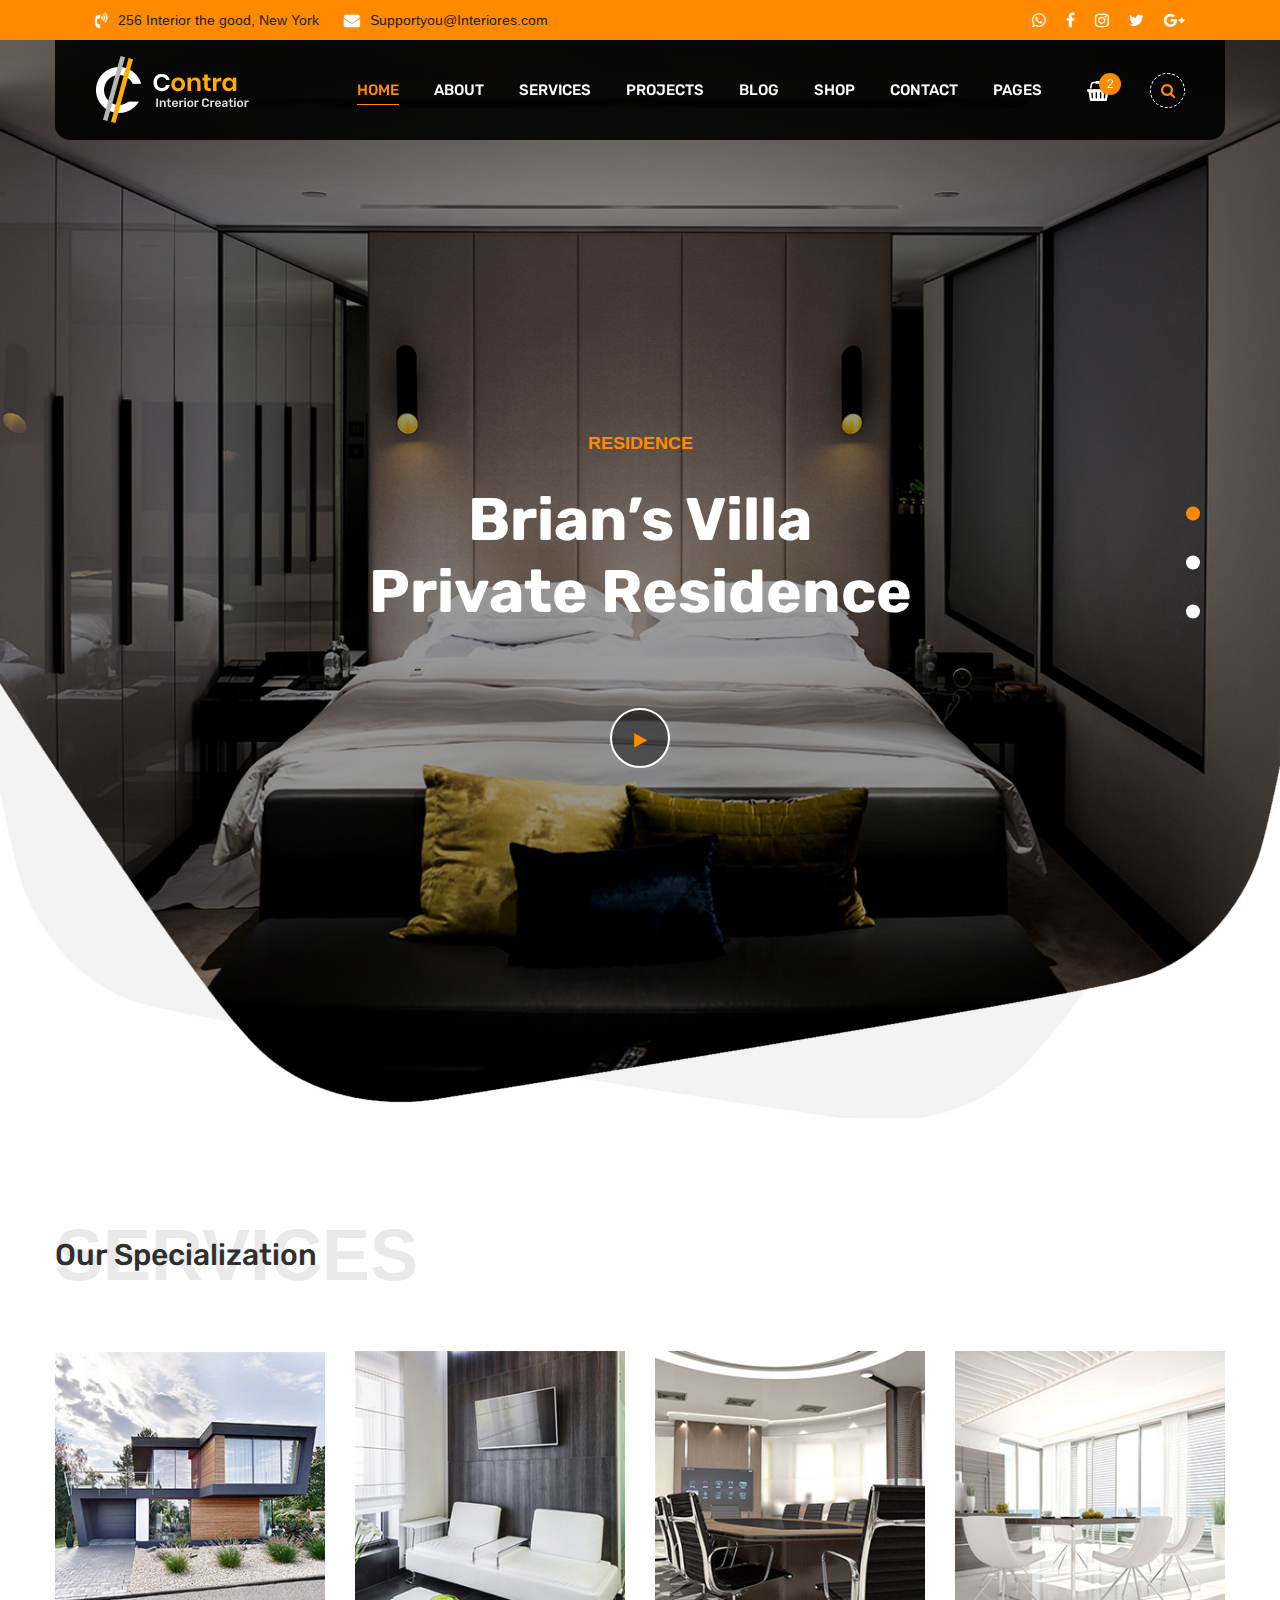
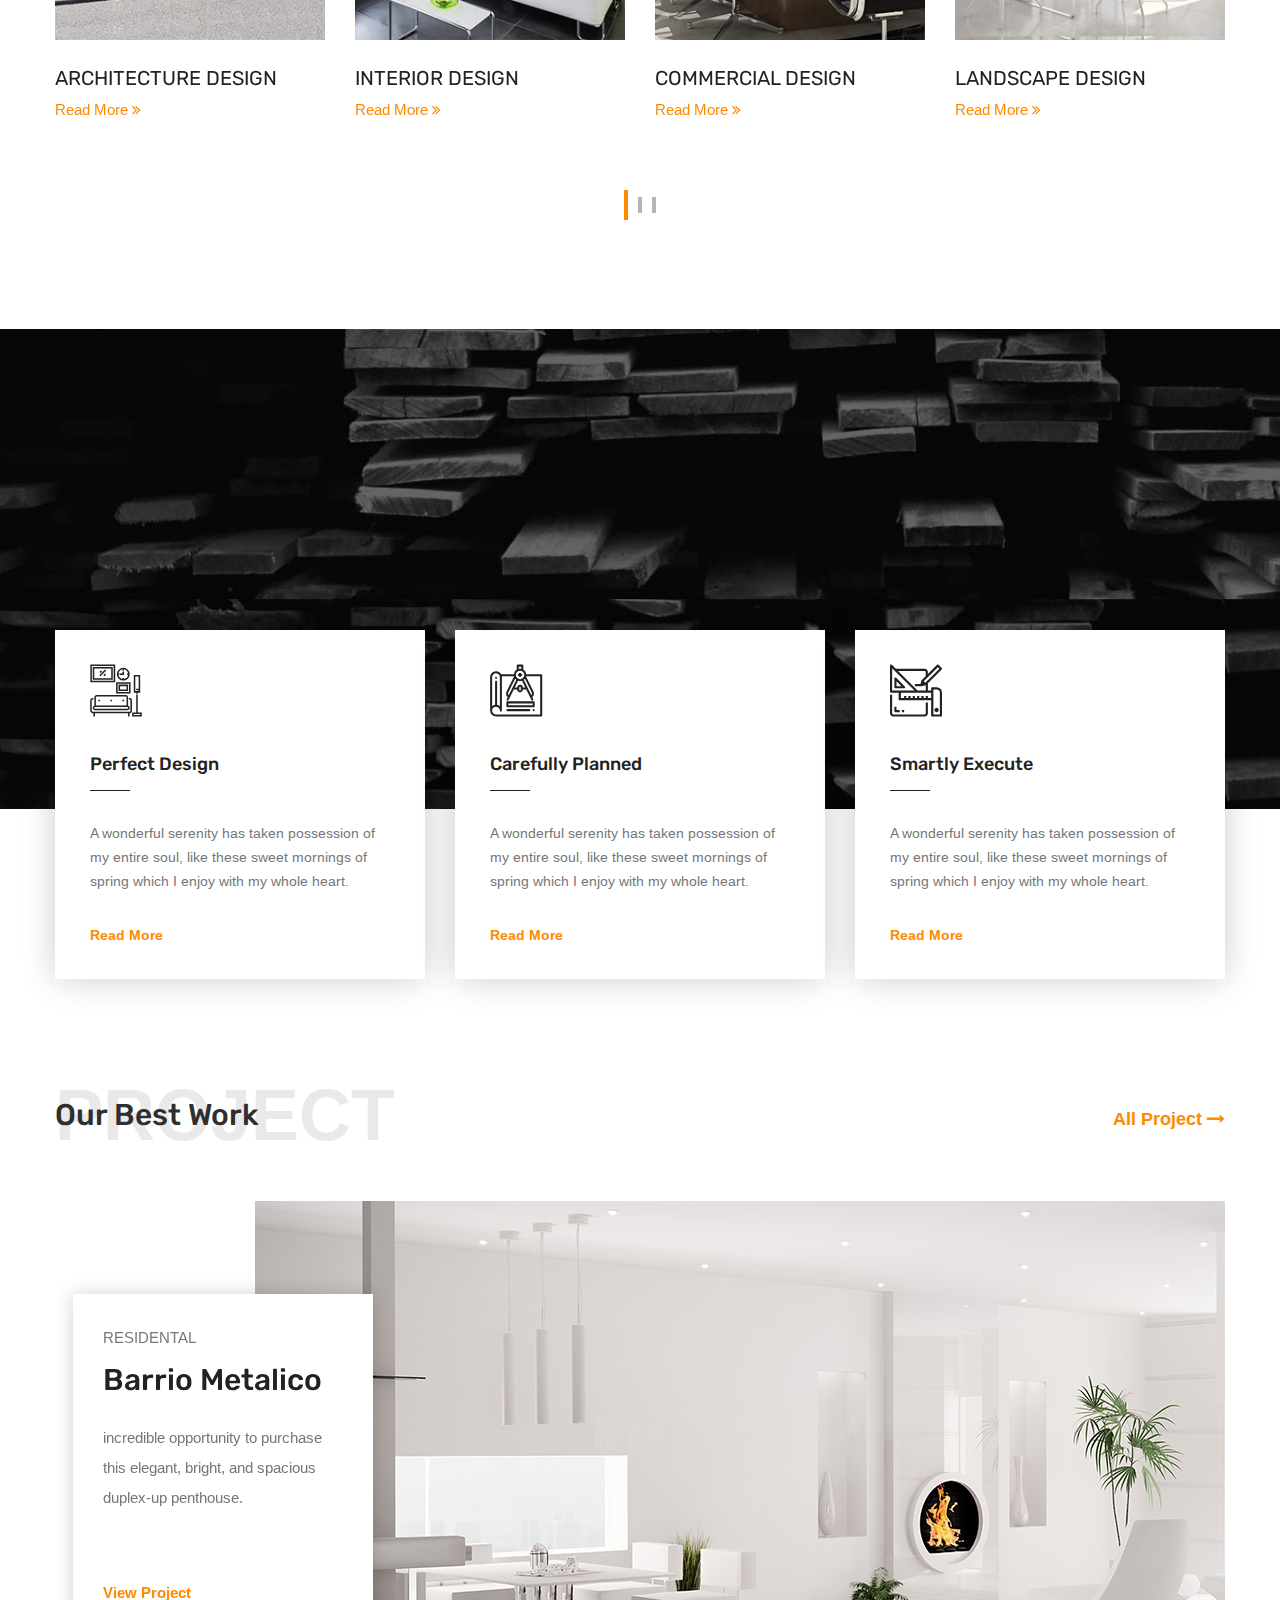
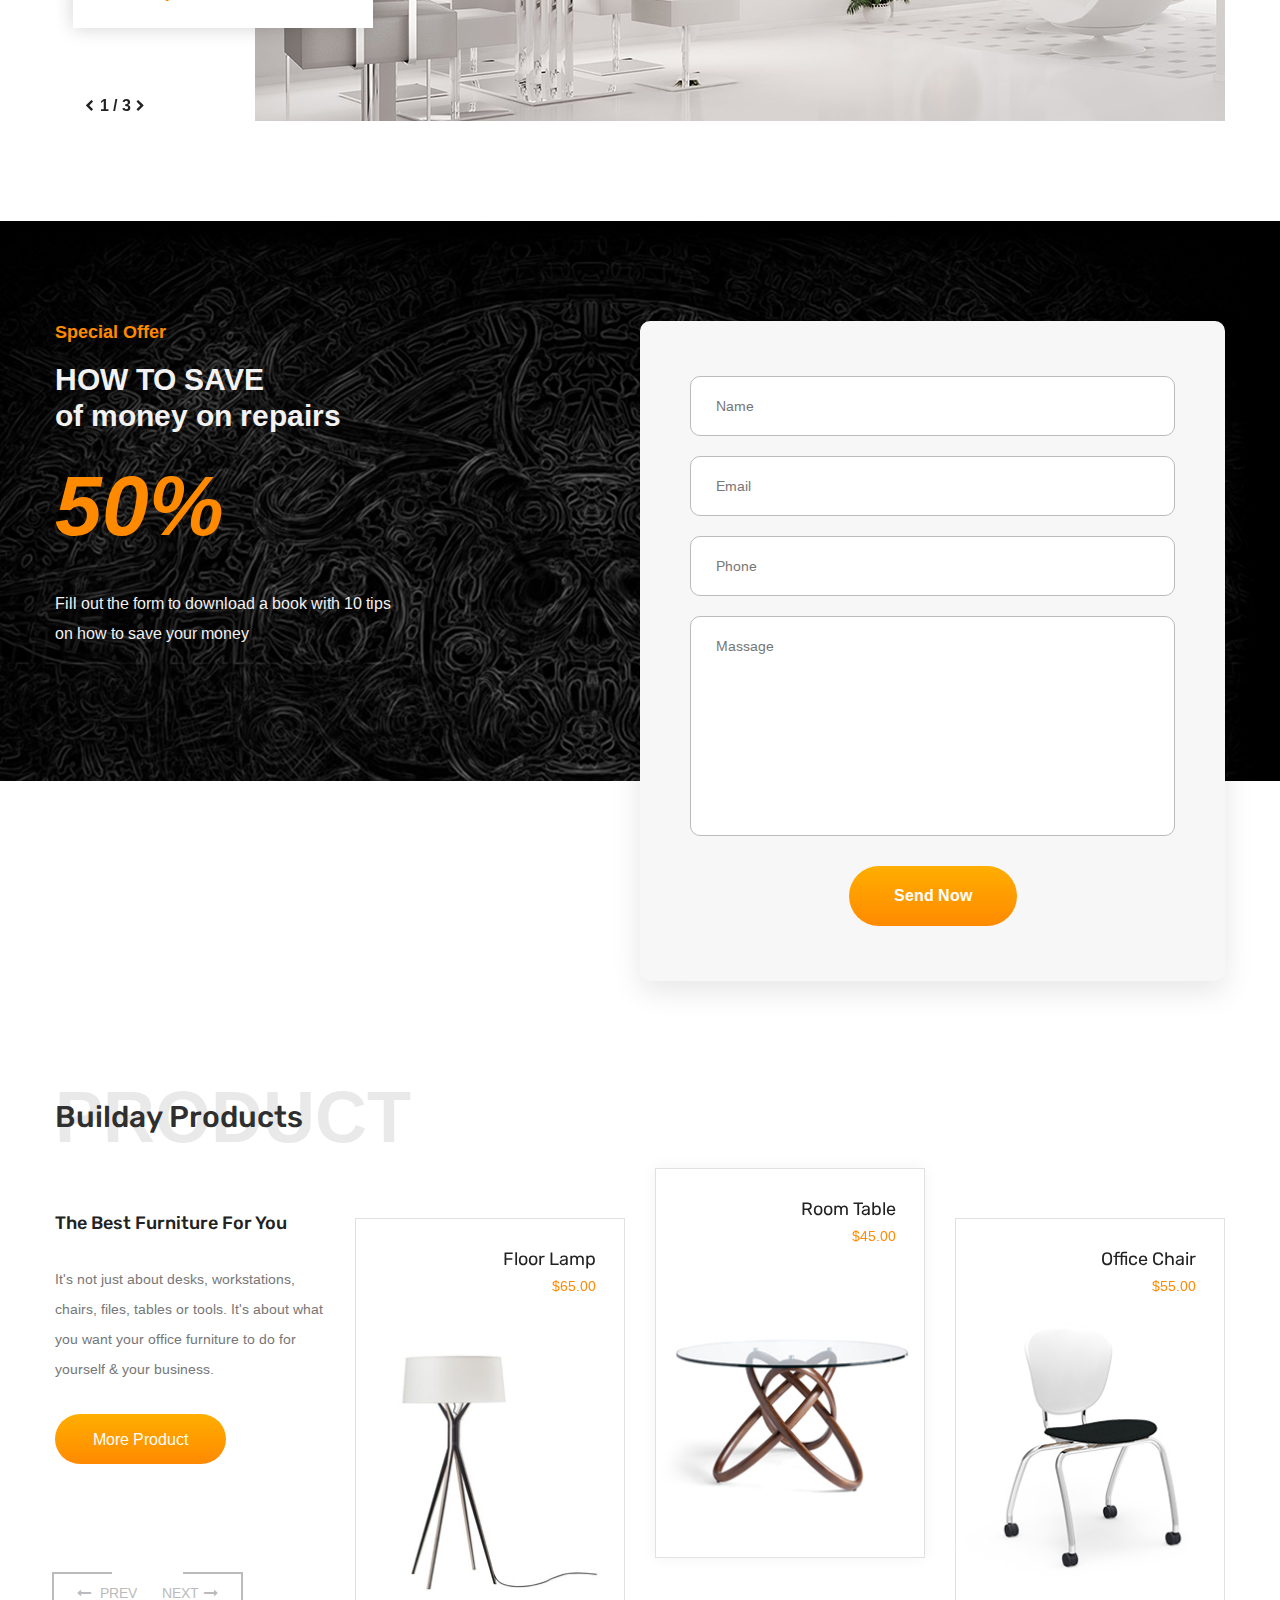
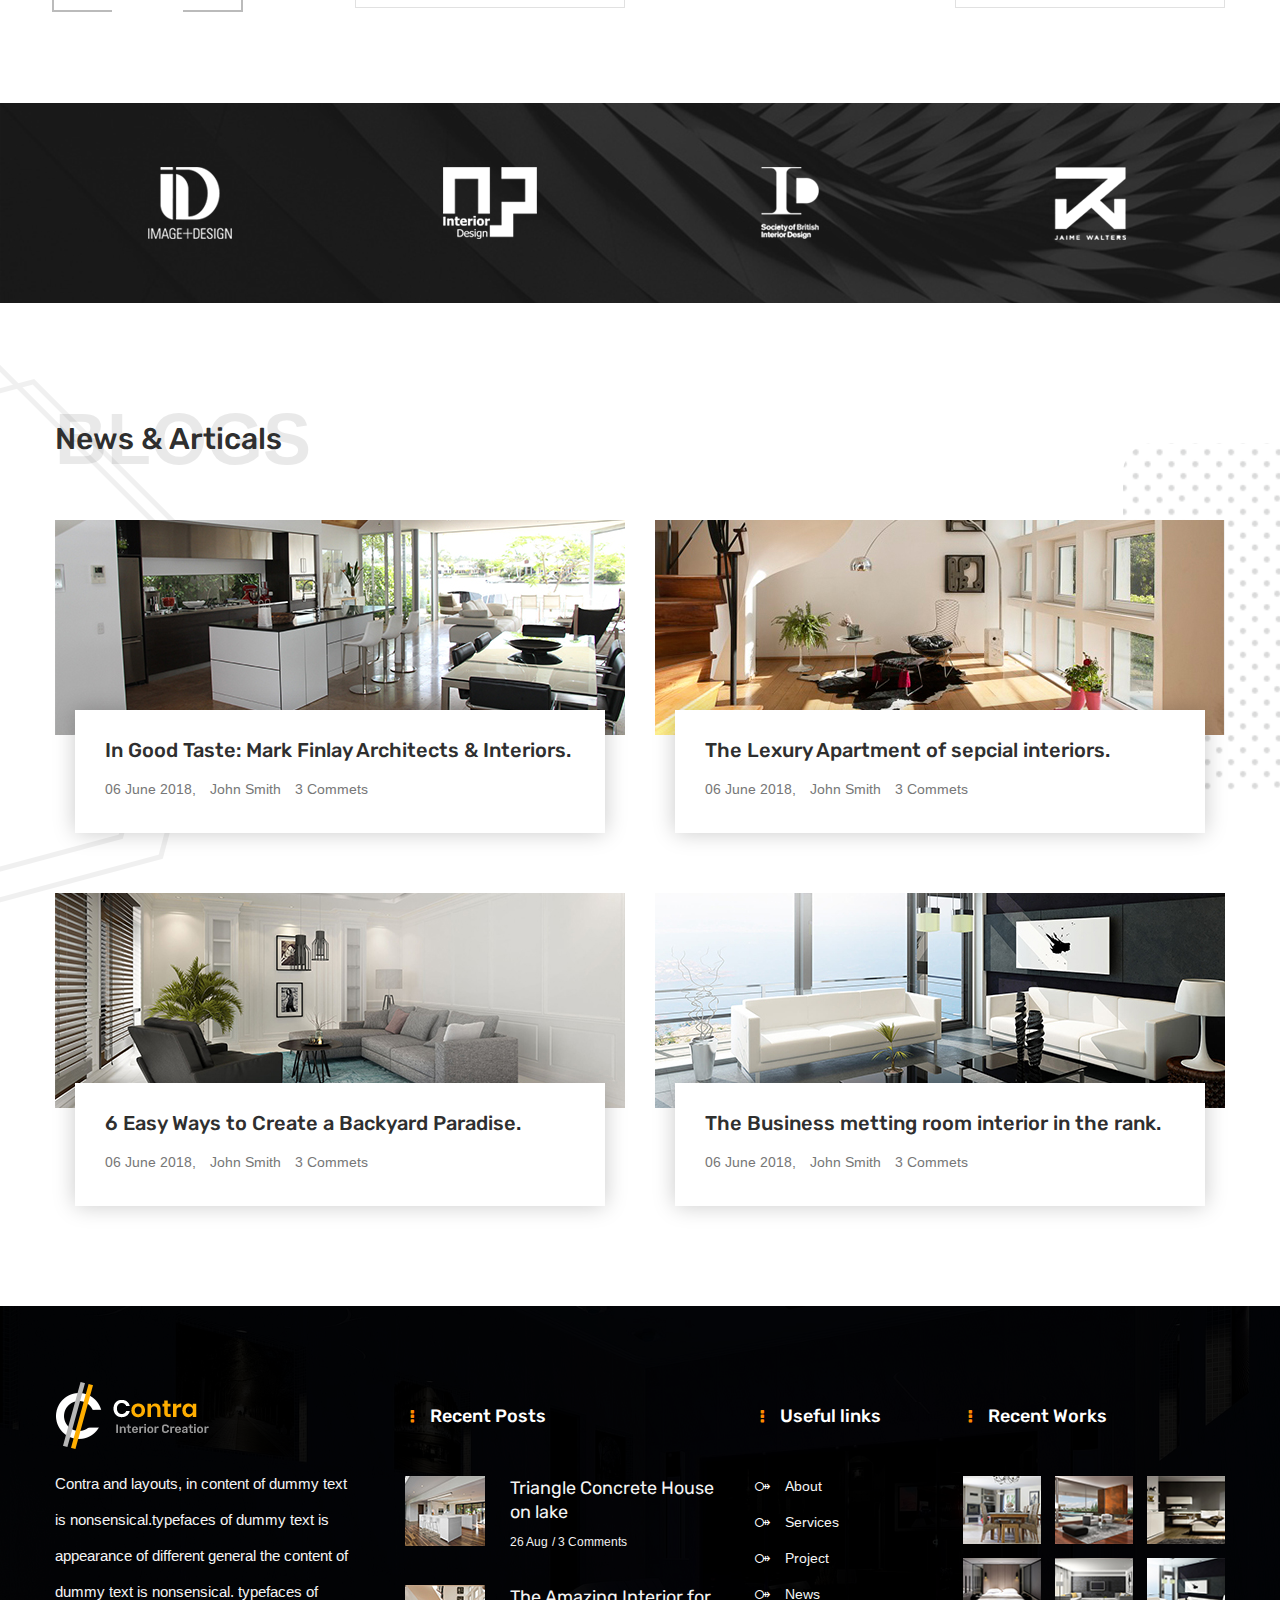
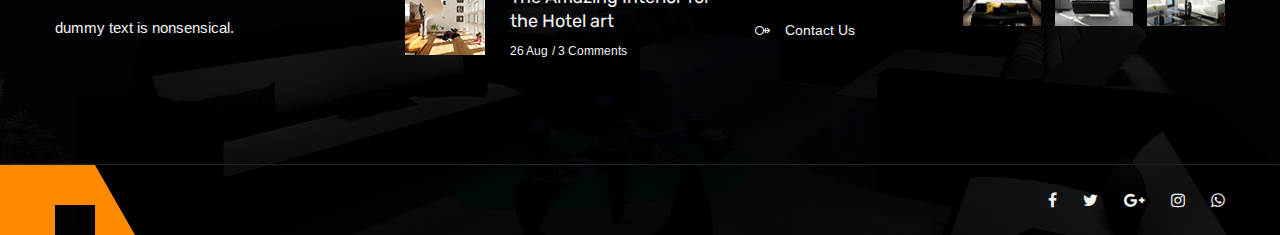
<file: index-3.html>
<!DOCTYPE html>
<html lang="en">

<!-- index-226:42-->
<head>
<meta charset="utf-8">
<title>Contra - Interior Creator HTML Template | Home Page 02</title>
<!-- Stylesheets -->
<link href="css/bootstrap.css" rel="stylesheet">
<link href="css/style.css" rel="stylesheet">
<link href="css/responsive.css" rel="stylesheet">   
<!--Color Switcher Mockup-->
<link href="css/color-switcher-design.css" rel="stylesheet">
<!--Color Themes-->
<link id="theme-color-file" href="css/color-themes/default-theme.css" rel="stylesheet">

<link rel="shortcut icon" href="images/favicon.png" type="image/x-icon">
<link rel="icon" href="images/favicon.png" type="image/x-icon">
<!-- Responsive -->
<meta http-equiv="X-UA-Compatible" content="IE=edge">
<meta name="viewport" content="width=device-width, initial-scale=1.0, maximum-scale=1.0, user-scalable=0">
<!--[if lt IE 9]><script src="https://cdnjs.cloudflare.com/ajax/libs/html5shiv/3.7.3/html5shiv.js"></script><![endif]-->
<!--[if lt IE 9]><script src="js/respond.js"></script><![endif]-->
</head>

<body>

<div class="page-wrapper">
    <!-- Preloader -->
    <div class="preloader"></div>
    
    <!-- Main Header-->
    <header class="main-header header-style-two">
        <!--Header Top-->
        <div class="header-top">
            <div class="auto-container">
                <div class="inner-container clearfix">
                    <div class="top-left">
                        <ul class="contact-list clearfix">
                            <li><i class="fa fa-volume-control-phone"></i> 256 Interior the good, New York</li>
                            <li><i class="fa fa-envelope"></i><a href="#">Supportyou@Interiores.com</a></li>
                        </ul>
                    </div>
                    <div class="top-right">
                        <ul class="social-icon-four clearfix">
                            <li><a href="#"><i class="fa fa-whatsapp"></i></a></li>
                            <li><a href="#"><i class="fa fa-facebook-f"></i></a></li>
                            <li><a href="#"><i class="fa fa-instagram"></i></a></li>
                            <li><a href="#"><i class="fa fa-twitter"></i></a></li>
                            <li><a href="#"><i class="fa fa-google-plus"></i></a></li>
                        </ul>
                    </div>
                </div>
            </div>
        </div>
        <!-- End Header Top -->

        <div class="header-lower">
            <div class="auto-container">
                <div class="main-box clearfix">
                    <div class="logo-box">
                        <div class="logo"><a href="index-2.html"><img src="images/logo-2.png" alt="" title=""></a></div>
                    </div>

                    <div class="nav-outer clearfix">
                        <!-- Main Menu -->
                        <nav class="main-menu navbar-expand-md ">
                            <div class="navbar-header">
                                <!-- Toggle Button -->      
                                <button class="navbar-toggler" type="button" data-toggle="collapse" data-target="#navbarSupportedContent" aria-controls="navbarSupportedContent" aria-expanded="false" aria-label="Toggle navigation">
                                    <span class="icon flaticon-menu-button"></span>
                                </button>
                            </div>
                            
                            <div class="collapse navbar-collapse clearfix" id="navbarSupportedContent">
                                <ul class="navigation clearfix">
                                    <li class="current dropdown"><a href="#">Home</a>
                                        <ul>
                                            <li class="dropdown"><a href="#">Header Styles</a>
                                                <ul>
                                                    <li><a href="index-2.html">Header Style One</a></li>
                                                    <li><a href="index-3.html">Header Style Two</a></li>
                                                    <li><a href="index-4.html">Header Style Three</a></li>
                                                    <li><a href="index-5.html">Header Style Four</a></li>
                                                    <li><a href="index-6.html">Header Style Five</a></li>
                                                    <li><a href="index-7.html">Header Style Six</a></li>
                                                    <li><a href="about.html">Header Style Seven</a></li>
                                                </ul>
                                            </li>
                                            <li><a href="index-2.html">Home page 01</a></li>
                                            <li><a href="index-3.html">Home page 02</a></li>
                                            <li><a href="index-4.html">Home page 03</a></li>
                                            <li><a href="index-5.html">Home page 04</a></li>
                                            <li><a href="index-6.html">Home page 05</a></li>
                                            <li><a href="index-7.html">Home page 06</a></li>
                                        </ul>
                                    </li>
                                    <li class="dropdown"><a href="#">About</a>
                                        <ul>
                                            <li><a href="about.html">About Us</a></li>
                                            <li><a href="faq.html">FAQ's</a></li>
                                            <li><a href="team.html">Our Team</a></li>
                                            <li><a href="coming-soon.html">Coming Soon</a></li>
                                        </ul>
                                    </li>
                                    <li class="dropdown"><a href="#">Services</a>
                                        <ul>
                                            <li><a href="services.html">All Services</a></li>
                                            <li><a href="service-detail.html">Commercial Design</a></li>
                                            <li><a href="service-detail.html">Landescape Design</a></li>
                                            <li><a href="service-detail.html">Interior Design</a></li>
                                            <li><a href="service-detail.html">Complete Interior</a></li>
                                            <li><a href="service-detail.html">House Interior</a></li>
                                            <li><a href="service-detail.html">Service Detail</a></li>
                                        </ul>
                                    </li>
                                    <li class="dropdown"><a href="#">Projects</a>
                                        <ul>
                                            <li><a href="projects.html">Projects</a></li>
                                            <li><a href="project-detail.html">Project Detail</a></li>
                                        </ul>
                                    </li>
                                    <li class="dropdown"><a href="#">Blog</a>
                                        <ul>
                                            <li><a href="blog.html">Blog</a></li>
                                            <li><a href="blog-classic.html">Blog Classic</a></li>
                                            <li><a href="blog-detail.html">Blog Detail 01</a></li>
                                            <li><a href="blog-detail-2.html">Blog Detail 02</a></li>
                                            <li><a href="error-page.html">Error Page</a></li>
                                        </ul>
                                    </li>
                                    <li class="dropdown"><a href="#">Shop</a>
                                        <ul>
                                            <li><a href="shop.html">Shop</a></li>
                                            <li><a href="shop-single.html">Product Details</a></li>
                                            <li><a href="shoping-cart.html">Cart Page</a></li>
                                            <li><a href="checkout.html">Checkout Page</a></li>
                                            <li><a href="login.html">Registration Page</a></li>
                                        </ul>
                                    </li>
                                    <li><a href="contact.html">Contact</a></li>
                                    <li class="dropdown has-mega-menu"><a href="#">Pages</a>
                                        <div class="mega-menu">
                                            <div class="mega-menu-bar row clearfix">
                                                <div class="column col-lg-3 col-md-3 col-sm-12">
                                                    <h3>About</h3>
                                                    <ul>
                                                        <li><a href="about.html">About Us</a></li>
                                                        <li><a href="faq.html">FAQ's</a></li>
                                                        <li><a href="team.html">Our Team</a></li>
                                                        <li><a href="coming-soon.html">Coming Soon</a></li>
                                                        <li><a href="login.html">Login</a></li>
                                                    </ul>
                                                </div>
                                                <div class="column col-lg-3 col-md-3 col-sm-12">
                                                    <h3>Services</h3>
                                                    <ul>
                                                        <li><a href="services.html">All Services</a></li>
                                                        <li><a href="service-detail.html">Commercial Design</a></li>
                                                        <li><a href="service-detail.html">Landescape Design</a></li>
                                                        <li><a href="service-detail.html">Complete Interior</a></li>
                                                        <li><a href="service-detail.html">Service Detail</a></li>
                                                    </ul>
                                                </div>
                                                <div class="column col-lg-3 col-md-3 col-sm-12">
                                                    <h3>Projects</h3>
                                                    <ul>
                                                        <li><a href="projects.html">Projects</a></li>
                                                        <li><a href="projects.html">Commercial Projects</a></li>
                                                        <li><a href="projects.html">Landescape Projects</a></li>
                                                        <li><a href="project-detail.html">Project Detail</a></li>
                                                        <li><a href="contact.html">Contact</a></li>
                                                    </ul>
                                                </div>
                                                <div class="column col-lg-3 col-md-3 col-sm-12">
                                                    <h3>Blog</h3>
                                                    <ul>
                                                        <li><a href="blog.html">Blog Grid</a></li>
                                                        <li><a href="blog-classic.html">Blog Classic</a></li>
                                                        <li><a href="blog-detail.html">Blog Detail 01</a></li>
                                                        <li><a href="blog-detail-2.html">Blog Detail 01</a></li>
                                                        <li><a href="error-page.html">Error Page</a></li>
                                                    </ul>
                                                </div>
                                            </div>
                                        </div>
                                    </li>
                                </ul>
                            </div>
                        </nav><!-- Main Menu End-->                        

                        <!-- Outer Box-->
                        <div class="outer-box">
                            <!-- Cart Btn -->
                            <div class="cart-btn">
                                <a href="shop.html" title="">
                                    <i class="fa fa-shopping-basket"></i>
                                    <span class="count">2</span>
                                </a>
                            </div>

                            <!--Search Box-->
                            <div class="search-box-outer">
                                <div class="dropdown">
                                    <button class="search-box-btn dropdown-toggle" type="button" id="dropdownMenu3" data-toggle="dropdown" aria-haspopup="true" aria-expanded="false"><span class="fa fa-search"></span></button>
                                    <ul class="dropdown-menu pull-right search-panel" aria-labelledby="dropdownMenu3">
                                        <li class="panel-outer">
                                            <div class="form-container">
                                                <form method="post" action="#">
                                                    <div class="form-group">
                                                        <input type="search" name="field-name" value="" placeholder="Search Here" required>
                                                        <button type="submit" class="search-btn"><span class="fa fa-search"></span></button>
                                                    </div>
                                                </form>
                                            </div>
                                        </li>
                                    </ul>
                                </div>
                            </div>
                        </div>
                    </div>
                </div>
            </div>
        </div>

        <!-- Sticky Header  -->
        <div class="sticky-header">
            <div class="auto-container clearfix">
                <!--Logo-->
                <div class="logo pull-left">
                    <a href="index-2.html" title=""><img src="images/logo-small.png" alt="" title=""></a>
                </div>
                <!--Right Col-->
                <div class="pull-right">
                    <!-- Main Menu -->
                    <nav class="main-menu">
                        <div class="navbar-collapse show collapse clearfix">
                            <ul class="navigation clearfix">
                                <li class="current dropdown"><a href="#">Home</a>
                                    <ul>
                                        <li class="dropdown"><a href="#">Header Styles</a>
                                            <ul>
                                                <li><a href="index-2.html">Header Style One</a></li>
                                                <li><a href="index-3.html">Header Style Two</a></li>
                                                <li><a href="index-4.html">Header Style Three</a></li>
                                                <li><a href="index-5.html">Header Style Four</a></li>
                                                <li><a href="index-6.html">Header Style Five</a></li>
                                                <li><a href="index-7.html">Header Style Six</a></li>
                                                <li><a href="about.html">Header Style Seven</a></li>
                                            </ul>
                                        </li>
                                        <li><a href="index-2.html">Home page 01</a></li>
                                        <li><a href="index-3.html">Home page 02</a></li>
                                        <li><a href="index-4.html">Home page 03</a></li>
                                        <li><a href="index-5.html">Home page 04</a></li>
                                        <li><a href="index-6.html">Home page 05</a></li>
                                        <li><a href="index-7.html">Home page 06</a></li>
                                    </ul>
                                </li>
                                <li class="dropdown"><a href="#">About</a>
                                    <ul>
                                        <li><a href="about.html">About Us</a></li>
                                        <li><a href="faq.html">FAQ's</a></li>
                                        <li><a href="team.html">Our Team</a></li>
                                        <li><a href="coming-soon.html">Coming Soon</a></li>
                                    </ul>
                                </li>
                                <li class="dropdown"><a href="#">Services</a>
                                    <ul>
                                        <li><a href="services.html">All Services</a></li>
                                        <li><a href="service-detail.html">Commercial Design</a></li>
                                        <li><a href="service-detail.html">Landescape Design</a></li>
                                        <li><a href="service-detail.html">Interior Design</a></li>
                                        <li><a href="service-detail.html">Complete Interior</a></li>
                                        <li><a href="service-detail.html">House Interior</a></li>
                                        <li><a href="service-detail.html">Service Detail</a></li>
                                    </ul>
                                </li>
                                <li class="dropdown"><a href="#">Projects</a>
                                    <ul>
                                        <li><a href="projects.html">Projects</a></li>
                                        <li><a href="project-detail.html">Project Detail</a></li>
                                    </ul>
                                </li>
                                <li class="dropdown"><a href="#">Blog</a>
                                    <ul>
                                        <li><a href="blog.html">Blog</a></li>
                                        <li><a href="blog-classic.html">Blog Classic</a></li>
                                        <li><a href="blog-detail.html">Blog Detail 01</a></li>
                                        <li><a href="blog-detail-2.html">Blog Detail 02</a></li>
                                        <li><a href="error-page.html">Error Page</a></li>
                                    </ul>
                                </li>
                                <li class="dropdown"><a href="#">Shop</a>
                                    <ul>
                                        <li><a href="shop.html">Shop</a></li>
                                        <li><a href="shop-single.html">Product Details</a></li>
                                        <li><a href="shoping-cart.html">Cart Page</a></li>
                                        <li><a href="checkout.html">Checkout Page</a></li>
                                        <li><a href="login.html">Registration Page</a></li>
                                    </ul>
                                </li>
                                <li><a href="contact.html">Contact</a></li>
                                <li class="dropdown has-mega-menu"><a href="#">Pages</a>
                                    <div class="mega-menu">
                                        <div class="mega-menu-bar row clearfix">
                                            <div class="column col-lg-3 col-md-3 col-sm-12">
                                                <h3>About</h3>
                                                <ul>
                                                    <li><a href="about.html">About Us</a></li>
                                                    <li><a href="faq.html">FAQ's</a></li>
                                                    <li><a href="team.html">Our Team</a></li>
                                                    <li><a href="coming-soon.html">Coming Soon</a></li>
                                                    <li><a href="login.html">Login</a></li>
                                                </ul>
                                            </div>
                                            <div class="column col-lg-3 col-md-3 col-sm-12">
                                                <h3>Services</h3>
                                                <ul>
                                                    <li><a href="services.html">All Services</a></li>
                                                    <li><a href="service-detail.html">Commercial Design</a></li>
                                                    <li><a href="service-detail.html">Landescape Design</a></li>
                                                    <li><a href="service-detail.html">Complete Interior</a></li>
                                                    <li><a href="service-detail.html">Service Detail</a></li>
                                                </ul>
                                            </div>
                                            <div class="column col-lg-3 col-md-3 col-sm-12">
                                                <h3>Projects</h3>
                                                <ul>
                                                    <li><a href="projects.html">Projects</a></li>
                                                    <li><a href="projects.html">Commercial Projects</a></li>
                                                    <li><a href="projects.html">Landescape Projects</a></li>
                                                    <li><a href="project-detail.html">Project Detail</a></li>
                                                    <li><a href="contact.html">Contact</a></li>
                                                </ul>
                                            </div>
                                            <div class="column col-lg-3 col-md-3 col-sm-12">
                                                <h3>Blog</h3>
                                                <ul>
                                                    <li><a href="blog.html">Blog Grid</a></li>
                                                    <li><a href="blog-classic.html">Blog Classic</a></li>
                                                    <li><a href="blog-detail.html">Blog Detail 01</a></li>
                                                    <li><a href="blog-detail-2.html">Blog Detail 01</a></li>
                                                    <li><a href="error-page.html">Error Page</a></li>
                                                </ul>
                                            </div>
                                        </div>
                                    </div>
                                </li>
                            </ul> 
                        </div>
                    </nav><!-- Main Menu End-->
                </div>
            </div>
        </div><!-- End Sticky Menu -->
    </header>
    <!--End Main Header -->

    <!-- Bnner Section -->
    <section class="banner-section-two">
        <div class="banner-carousel owl-carousel owl-theme">
            <!-- Slide Item -->
            <div class="slide-item" style="background-image: url(images/main-slider/image-4.jpg);">
                <div class="auto-container">
                    <div class="content-box">
                        <span class="title">Residence</span>
                        <h2>Brian’s Villa <br>Private Residence</h2>
                        <div class="video-link">
                            <a href="https://www.youtube.com/watch?v=Fvae8nxzVz4" data-fancybox="gallery" data-caption=""><i class="icon fa fa-play" aria-hidden="true"></i></a>
                        </div>
                    </div>
                </div>
            </div>

            <!-- Slide Item -->
            <div class="slide-item" style="background-image: url(images/main-slider/image-2.jpg);">
                <div class="auto-container">
                    <div class="content-box">
                        <span class="title">Residence</span>
                        <h2>Brian’s Villa <br>Private Residence</h2>
                        <div class="video-link">
                            <a href="https://www.youtube.com/watch?v=Fvae8nxzVz4" data-fancybox="gallery" data-caption=""><i class="icon fa fa-play" aria-hidden="true"></i></a>
                        </div>
                    </div>
                </div>
            </div>

            <!-- Slide Item -->
            <div class="slide-item" style="background-image: url(images/main-slider/image-3.jpg);">
                <div class="auto-container">
                    <div class="content-box">
                        <span class="title">Residence</span>
                        <h2>Brian’s Villa <br>Private Residence</h2>
                        <div class="video-link">
                            <a href="https://www.youtube.com/watch?v=Fvae8nxzVz4" data-fancybox="gallery" data-caption=""><i class="icon fa fa-play" aria-hidden="true"></i></a>
                        </div>
                    </div>
                </div>
            </div>
        </div>
    </section>
    <!-- End Bnner Section -->

    <!-- Specialize Section -->
    <section class="specialize-section">
        <div class="auto-container">
            <div class="sec-title">
                <span class="float-text">Services</span>
                <h2>Our Specialization</h2>
            </div>

            <div class="services-carousel-two owl-carousel owl-theme">
                <!-- Service Block -->
                <div class="service-block-two">
                    <div class="inner-box">
                        <div class="image-box"><figure class="image"><a href="services.html"><img src="images/resource/service-4.jpg" alt=""></a></figure></div>
                        <div class="caption-box">
                            <h3><a href="services.html">ARCHITECTURE DESIGN</a></h3>
                            <div class="link-box"><a href="service-detail.html">Read More <i class="fa fa-angle-double-right"></i></a></div>
                        </div>
                    </div>
                </div>

                <!-- Service Block -->
                <div class="service-block-two">
                    <div class="inner-box">
                        <div class="image-box"><figure class="image"><a href="services.html"><img src="images/resource/service-5.jpg" alt=""></a></figure></div>
                        <div class="caption-box">
                            <h3><a href="services.html">INTERIOR DESIGN</a></h3>
                            <div class="link-box"><a href="service-detail.html">Read More <i class="fa fa-angle-double-right"></i></a></div>
                        </div>
                    </div>
                </div>

                <!-- Service Block -->
                <div class="service-block-two">
                    <div class="inner-box">
                        <div class="image-box"><figure class="image"><a href="services.html"><img src="images/resource/service-6.jpg" alt=""></a></figure></div>
                        <div class="caption-box">
                            <h3><a href="services.html">COMMERCIAL DESIGN</a></h3>
                            <div class="link-box"><a href="service-detail.html">Read More <i class="fa fa-angle-double-right"></i></a></div>
                        </div>
                    </div>
                </div>

                <!-- Service Block -->
                <div class="service-block-two">
                    <div class="inner-box">
                        <div class="image-box"><figure class="image"><a href="services.html"><img src="images/resource/service-7.jpg" alt=""></a></figure></div>
                        <div class="caption-box">
                            <h3><a href="services.html">LANDSCAPE DESIGN</a></h3>
                            <div class="link-box"><a href="service-detail.html">Read More <i class="fa fa-angle-double-right"></i></a></div>
                        </div>
                    </div>
                </div>

                <!-- Service Block -->
                <div class="service-block-two">
                    <div class="inner-box">
                        <div class="image-box"><figure class="image"><a href="services.html"><img src="images/resource/service-4.jpg" alt=""></a></figure></div>
                        <div class="caption-box">
                            <h3><a href="services.html">ARCHITECTURE DESIGN</a></h3>
                            <div class="link-box"><a href="service-detail.html">Read More <i class="fa fa-angle-double-right"></i></a></div>
                        </div>
                    </div>
                </div>

                <!-- Service Block -->
                <div class="service-block-two">
                    <div class="inner-box">
                        <div class="image-box"><figure class="image"><a href="services.html"><img src="images/resource/service-5.jpg" alt=""></a></figure></div>
                        <div class="caption-box">
                            <h3><a href="services.html">INTERIOR DESIGN</a></h3>
                            <div class="link-box"><a href="service-detail.html">Read More <i class="fa fa-angle-double-right"></i></a></div>
                        </div>
                    </div>
                </div>

                <!-- Service Block -->
                <div class="service-block-two">
                    <div class="inner-box">
                        <div class="image-box"><figure class="image"><a href="services.html"><img src="images/resource/service-6.jpg" alt=""></a></figure></div>
                        <div class="caption-box">
                            <h3><a href="services.html">COMMERCIAL DESIGN</a></h3>
                            <div class="link-box"><a href="service-detail.html">Read More <i class="fa fa-angle-double-right"></i></a></div>
                        </div>
                    </div>
                </div>

                <!-- Service Block -->
                <div class="service-block-two">
                    <div class="inner-box">
                        <div class="image-box"><figure class="image"><a href="services.html"><img src="images/resource/service-7.jpg" alt=""></a></figure></div>
                        <div class="caption-box">
                            <h3><a href="services.html">LANDSCAPE DESIGN</a></h3>
                            <div class="link-box"><a href="service-detail.html">Read More <i class="fa fa-angle-double-right"></i></a></div>
                        </div>
                    </div>
                </div>

                <!-- Service Block -->
                <div class="service-block-two">
                    <div class="inner-box">
                        <div class="image-box"><figure class="image"><a href="services.html"><img src="images/resource/service-4.jpg" alt=""></a></figure></div>
                        <div class="caption-box">
                            <h3><a href="services.html">ARCHITECTURE DESIGN</a></h3>
                            <div class="link-box"><a href="service-detail.html">Read More <i class="fa fa-angle-double-right"></i></a></div>
                        </div>
                    </div>
                </div>

                <!-- Service Block -->
                <div class="service-block-two">
                    <div class="inner-box">
                        <div class="image-box"><figure class="image"><a href="services.html"><img src="images/resource/service-5.jpg" alt=""></a></figure></div>
                        <div class="caption-box">
                            <h3><a href="services.html">INTERIOR DESIGN</a></h3>
                            <div class="link-box"><a href="service-detail.html">Read More <i class="fa fa-angle-double-right"></i></a></div>
                        </div>
                    </div>
                </div>

                <!-- Service Block -->
                <div class="service-block-two">
                    <div class="inner-box">
                        <div class="image-box"><figure class="image"><a href="services.html"><img src="images/resource/service-6.jpg" alt=""></a></figure></div>
                        <div class="caption-box">
                            <h3><a href="services.html">COMMERCIAL DESIGN</a></h3>
                            <div class="link-box"><a href="service-detail.html">Read More <i class="fa fa-angle-double-right"></i></a></div>
                        </div>
                    </div>
                </div>

                <!-- Service Block -->
                <div class="service-block-two">
                    <div class="inner-box">
                        <div class="image-box"><figure class="image"><a href="services.html"><img src="images/resource/service-7.jpg" alt=""></a></figure></div>
                        <div class="caption-box">
                            <h3><a href="services.html">LANDSCAPE DESIGN</a></h3>
                            <div class="link-box"><a href="service-detail.html">Read More <i class="fa fa-angle-double-right"></i></a></div>
                        </div>
                    </div>
                </div>
            </div>
        </div>
    </section>
    <!-- End Specialize Section -->

    <!-- Fun Fact And Features -->
    <section class="fun-fact-and-features"  style="background-image: url(images/background/3.jpg);">
        <div class="outer-box">
            <div class="auto-container">
                <!-- Fact Counter -->
                <div class="fact-counter">
                    <div class="row">
                        <!--Column-->
                        <div class="counter-column col-lg-3 col-md-6 col-sm-12 wow fadeInUp">
                            <div class="count-box">
                                <div class="count"><span class="count-text" data-speed="5000" data-stop="14">0</span></div>
                                <h4 class="counter-title">Years of <br>Experience</h4>
                            </div>
                        </div>

                        <!--Column-->
                        <div class="counter-column col-lg-3 col-md-6 col-sm-12 wow fadeInUp" data-wow-delay="400ms">
                            <div class="count-box">
                                <div class="count"><span class="count-text" data-speed="5000" data-stop="237">0</span></div>
                                <h4 class="counter-title">Project <br>Taken</h4>
                            </div>
                        </div>

                        <!--Column-->
                        <div class="counter-column col-lg-3 col-md-6 col-sm-12 wow fadeInUp" data-wow-delay="800ms">
                            <div class="count-box">
                                <div class="count"><span class="count-text" data-speed="5000" data-stop="11">0</span>K</div>
                                <h4 class="counter-title">Twitter <br> Follower</h4>
                            </div>
                        </div>

                        <!--Column-->
                        <div class="counter-column col-lg-3 col-md-6 col-sm-12 wow fadeInUp" data-wow-delay="1200ms">
                            <div class="count-box">
                                <div class="count"><span class="count-text" data-speed="5000" data-stop="12">0</span></div>
                                <h4 class="counter-title">Awards<br>won</h4>
                            </div>
                        </div>
                    </div>
                </div>

                <!-- Features -->
                <div class="features">
                    <div class="row">
                        <!-- Feature Block -->
                        <div class="feature-block col-lg-4 col-md-6 col-sm-12">
                            <div class="inner-box">
                                <div class="icon-box"><span class="icon flaticon-decorating"></span></div>
                                <h3><a href="service-detail.html">Perfect Design</a></h3>
                                <div class="text">A wonderful serenity has taken possession of my entire soul, like these sweet mornings of spring which I enjoy with my whole heart.</div>
                                <div class="link-box"><a href="service-detail.html">Read More</a></div>
                            </div>
                        </div>

                        <!-- Feature Block -->
                        <div class="feature-block col-lg-4 col-md-6 col-sm-12">
                            <div class="inner-box">
                                <div class="icon-box"><span class="icon flaticon-plan"></span></div>
                                <h3><a href="service-detail.html">Carefully Planned</a></h3>
                                <div class="text">A wonderful serenity has taken possession of my entire soul, like these sweet mornings of spring which I enjoy with my whole heart.</div>
                                <div class="link-box"><a href="service-detail.html">Read More</a></div>
                            </div>
                        </div>

                        <!-- Feature Block -->
                        <div class="feature-block col-lg-4 col-md-6 col-sm-12">
                            <div class="inner-box">
                                <div class="icon-box"><span class="icon flaticon-sketch-3"></span></div>
                                <h3><a href="service-detail.html">Smartly Execute</a></h3>
                                <div class="text">A wonderful serenity has taken possession of my entire soul, like these sweet mornings of spring which I enjoy with my whole heart.</div>
                                <div class="link-box"><a href="service-detail.html">Read More</a></div>
                            </div>
                        </div>
                    </div>
                </div>
            </div>
        </div>
    </section>
    <!--End Fun Fact Section -->

    <!-- Projects Section Two -->
    <section class="projects-section-two">
        <div class="auto-container">
            <div class="upper-box clearfix">
                <div class="sec-title">
                    <span class="float-text">Project</span>
                    <h2>Our Best Work</h2>
                </div>
                <div class="link-box"><a href="projects.html">All Project <i class="fa fa-long-arrow-right"></i></a></div>
            </div>
            <div class="projects-carousel-two owl-carousel owl-theme">
                <!-- Project Block -->
                <div class="project-block-two">
                    <div class="image-box">
                        <figure class="image"><img src="images/resource/project-1.jpg" alt=""></figure>
                    </div>
                    <div class="info-box">
                        <div class="inner-box">
                            <span class="title">RESIDENTAL</span>  
                            <h3>Barrio Metalico</h3>
                            <div class="text">incredible opportunity to purchase this elegant, bright, and spacious duplex-up penthouse.</div>
                            <div class="link-box"><a href="project-detail.html">View Project</a></div>
                        </div> 
                    </div>
                </div>

                <!-- Project Block -->
                <div class="project-block-two">
                    <div class="image-box">
                        <figure class="image"><img src="images/resource/project-2.jpg" alt=""></figure>
                    </div>
                    <div class="info-box">
                        <div class="inner-box">
                            <span class="title">RESIDENTAL</span>  
                            <h3>Barrio Metalico</h3>
                            <div class="text">incredible opportunity to purchase this elegant, bright, and spacious duplex-up penthouse.</div>
                            <div class="link-box"><a href="project-detail.html">View Project</a></div>
                        </div> 
                    </div>
                </div>

                <!-- Project Block -->
                <div class="project-block-two">
                    <div class="image-box">
                        <figure class="image"><img src="images/resource/project-1.jpg" alt=""></figure>
                    </div>
                    <div class="info-box">
                        <div class="inner-box">
                            <span class="title">RESIDENTAL</span>  
                            <h3>Barrio Metalico</h3>
                            <div class="text">incredible opportunity to purchase this elegant, bright, and spacious duplex-up penthouse.</div>
                            <div class="link-box"><a href="project-detail.html">View Project</a></div>
                        </div> 
                    </div>
                </div>
            </div>
        </div>
    </section>
    <!--End Projects Section Two -->

    <!-- Offer Section -->
    <section class="offer-section" style="background-image: url(images/background/6.jpg);">
        <div class="auto-container">
            <div class="row">
                <div class="content-column col-lg-6 col-md-12 col-sm-12">
                    <div class="inner-column">
                        <span class="title">Special Offer</span>
                        <h2><span>How to save </span> <br>of money on repairs</h2>
                        <span class="discount">50%</span>
                        <div class="text">Fill out the form to download a book with 10 tips<br> on how to save your money</div>
                    </div>
                </div> 

                <div class="form-column order-last col-lg-6 col-md-12 col-sm-12">
                    <div class="inner-column">
                        <div class="discount-form">
                            <!--Comment Form-->
                            <form method="post" action="#">
                                <div class="row">
                                    <div class="col-lg-12 col-md-12 col-sm-12 form-group">
                                        <input type="text" name="username" placeholder="Name" required>
                                    </div>
                                    
                                    <div class="col-lg-12 col-md-12 col-sm-12 form-group">
                                        <input type="email" name="email" placeholder="Email" required>
                                    </div>

                                    <div class="col-lg-12 col-md-12 col-sm-12 form-group">
                                        <input type="text" name="phone" placeholder="Phone" required>
                                    </div>
                                    
                                    <div class="col-lg-12 col-md-12 col-sm-12 form-group">
                                        <textarea name="message" placeholder="Massage"></textarea>
                                    </div>
                                    
                                    <div class="col-lg-12 col-md-12 col-sm-12 form-group text-center">
                                        <button class="theme-btn btn-style-one" type="submit" name="submit-form">send Now</button>
                                    </div>
                                </div>
                            </form>
                        </div>
                    </div>
                </div> 
            </div>
        </div>
    </section>
    <!--End Offer Section -->

    <!-- Products Section -->
    <section class="products-section">
        <div class="auto-container">
            <div class="sec-title">
                <span class="float-text">ProDuct</span>
                <h2>Builday Products</h2>
            </div>
            <div class="row">
                <div class="title-column col-lg-3 col-md-12 col-sm-12">
                    <div class="inner-column">
                        <h4>The Best Furniture For You</h4>
                        <div class="text">It's not just about desks, workstations, chairs, files, tables or tools. It's about what you want your office furniture to do for yourself & your business.</div>
                        <div class="btn-box"><a href="services.html" class="theme-btn btn-style-one">More Product</a></div>
                    </div>
                </div>

                <div class="products-column col-lg-9 col-md-12 col-sm-12">
                    <div class="products-carousel owl-carousel owl-theme">
                        <!-- Product Block -->
                        <div class="product-block">
                            <div class="inner-box">
                                <div class="info-box">
                                    <h5 class="name">Room Table</h5>
                                    <span class="price">$45.00</span>
                                </div>
                                <div class="image-box">
                                    <figure class="image"><img src="images/resource/product-1.jpg" alt=""></figure>
                                </div>
                            </div>
                        </div>

                        <!-- Product Block -->
                        <div class="product-block">
                            <div class="inner-box">
                                <div class="info-box">
                                    <h5 class="name">Office Chair</h5>
                                    <span class="price">$55.00</span>
                                </div>
                                <div class="image-box">
                                    <figure class="image"><img src="images/resource/product-2.jpg" alt=""></figure>
                                </div>
                            </div>
                        </div>

                        <!-- Product Block -->
                        <div class="product-block">
                            <div class="inner-box">
                                <div class="info-box">
                                    <h5 class="name">Floor Lamp</h5>
                                    <span class="price">$65.00</span>
                                </div>
                                <div class="image-box">
                                    <figure class="image"><img src="images/resource/product-3.jpg" alt=""></figure>
                                </div>
                            </div>
                        </div>

                        <!-- Product Block -->
                        <div class="product-block">
                            <div class="inner-box">
                                <div class="info-box">
                                    <h5 class="name">Room Table</h5>
                                    <span class="price">$45.00</span>
                                </div>
                                <div class="image-box">
                                    <figure class="image"><img src="images/resource/product-1.jpg" alt=""></figure>
                                </div>
                            </div>
                        </div>

                        <!-- Product Block -->
                        <div class="product-block">
                            <div class="inner-box">
                                <div class="info-box">
                                    <h5 class="name">Office Chair</h5>
                                    <span class="price">$55.00</span>
                                </div>
                                <div class="image-box">
                                    <figure class="image"><img src="images/resource/product-2.jpg" alt=""></figure>
                                </div>
                            </div>
                        </div>

                        <!-- Product Block -->
                        <div class="product-block">
                            <div class="inner-box">
                                <div class="info-box">
                                    <h5 class="name">Floor Lamp</h5>
                                    <span class="price">$65.00</span>
                                </div>
                                <div class="image-box">
                                    <figure class="image"><img src="images/resource/product-3.jpg" alt=""></figure>
                                </div>
                            </div>
                        </div>
                    </div>
                </div>
            </div>
        </div>
    </section>
    <!--End Products Section -->

    <!--Clients Section-->
    <section class="clients-section style-two" style="background-image: url(images/background/7.jpg);">
        <div class="auto-container">
            <div class="sponsors-outer">
                <!--Sponsors Carousel-->
                <ul class="sponsors-carousel owl-carousel owl-theme">
                    <li class="slide-item"><figure class="image-box"><a href="#"><img src="images/clients/6.png" alt=""></a></figure></li>
                    <li class="slide-item"><figure class="image-box"><a href="#"><img src="images/clients/7.png" alt=""></a></figure></li>
                    <li class="slide-item"><figure class="image-box"><a href="#"><img src="images/clients/8.png" alt=""></a></figure></li>
                    <li class="slide-item"><figure class="image-box"><a href="#"><img src="images/clients/9.png" alt=""></a></figure></li>
                    <li class="slide-item"><figure class="image-box"><a href="#"><img src="images/clients/10.png" alt=""></a></figure></li>
                    <li class="slide-item"><figure class="image-box"><a href="#"><img src="images/clients/6.png" alt=""></a></figure></li>
                    <li class="slide-item"><figure class="image-box"><a href="#"><img src="images/clients/7.png" alt=""></a></figure></li>
                    <li class="slide-item"><figure class="image-box"><a href="#"><img src="images/clients/8.png" alt=""></a></figure></li>
                    <li class="slide-item"><figure class="image-box"><a href="#"><img src="images/clients/9.png" alt=""></a></figure></li>
                    <li class="slide-item"><figure class="image-box"><a href="#"><img src="images/clients/10.png" alt=""></a></figure></li>
                </ul>
            </div>
        </div>
    </section>
    <!--End Clients Section-->

    <!-- News Section -->
    <section class="news-section alternate">
        <div class="auto-container">
            <div class="sec-title">
                <span class="float-text">Blogs</span>
                <h2>News & Articals</h2>
            </div>
            <div class="row">
                <!-- News Block -->
                <div class="news-block-two col-lg-6 col-md-12 col-sm-12">
                    <div class="inner-box">
                        <div class="image-box">
                            <figure class="image"><img src="images/resource/news-4.jpg" alt=""></figure>
                            <div class="overlay-box"><a href="blog-detail.html"><i class="fa fa-link"></i></a></div>
                        </div>
                        <div class="caption-box">
                            <div class="inner">
                                <h3><a href="blog-detail.html">In Good Taste: Mark Finlay Architects & Interiors.</a></h3>
                                <ul class="info">
                                    <li>06 June 2018,</li>
                                    <li><a href="blog-detail-2.html">John Smith</a></li>
                                    <li><a href="blog-detail-2.html">3 Commets</a></li>
                                </ul>
                            </div>
                        </div>
                    </div>
                </div>

                <!-- News Block -->
                <div class="news-block-two col-lg-6 col-md-12 col-sm-12">
                    <div class="inner-box">
                        <div class="image-box">
                            <figure class="image"><img src="images/resource/news-5.jpg" alt=""></figure>
                            <div class="overlay-box"><a href="blog-detail.html"><i class="fa fa-link"></i></a></div>
                        </div>
                        <div class="caption-box">
                            <div class="inner">
                                <h3><a href="blog-detail.html">The Lexury Apartment of sepcial interiors.</a></h3>
                                <ul class="info">
                                    <li>06 June 2018,</li>
                                    <li><a href="blog-detail-2.html">John Smith</a></li>
                                    <li><a href="blog-detail-2.html">3 Commets</a></li>
                                </ul>
                            </div>
                        </div>
                    </div>
                </div>

                <!-- News Block -->
                <div class="news-block-two col-lg-6 col-md-12 col-sm-12">
                    <div class="inner-box">
                        <div class="image-box">
                            <figure class="image"><img src="images/resource/news-6.jpg" alt=""></figure>
                            <div class="overlay-box"><a href="blog-detail.html"><i class="fa fa-link"></i></a></div>
                        </div>
                        <div class="caption-box">
                            <div class="inner">
                                <h3><a href="blog-detail.html">6 Easy Ways to Create a Backyard Paradise.</a></h3>
                                <ul class="info">
                                    <li>06 June 2018,</li>
                                    <li><a href="blog-detail-2.html">John Smith</a></li>
                                    <li><a href="blog-detail-2.html">3 Commets</a></li>
                                </ul>
                            </div>
                        </div>
                    </div>
                </div>

                <!-- News Block -->
                <div class="news-block-two col-lg-6 col-md-12 col-sm-12">
                    <div class="inner-box">
                        <div class="image-box">
                            <figure class="image"><img src="images/resource/news-7.jpg" alt=""></figure>
                            <div class="overlay-box"><a href="blog-detail.html"><i class="fa fa-link"></i></a></div>
                        </div>
                        <div class="caption-box">
                            <div class="inner">
                                <h3><a href="blog-detail.html">The Business metting room interior in the rank.</a></h3>
                                <ul class="info">
                                    <li>06 June 2018,</li>
                                    <li><a href="blog-detail-2.html">John Smith</a></li>
                                    <li><a href="blog-detail-2.html">3 Commets</a></li>
                                </ul>
                            </div>
                        </div>
                    </div>
                </div>
            </div>
        </div>
    </section>
    <!--End News Section -->

    <!-- Main Footer -->
    <footer class="main-footer alternate" style="background-image: url(images/background/5.jpg);">
        <div class="auto-container">
            <!--Widgets Section-->
            <div class="widgets-section">
                <div class="row">
                    <!--Big Column-->
                    <div class="big-column col-xl-7 col-lg-12 col-md-12 col-sm-12">
                        <div class="row">
                            <!--Footer Column-->
                            <div class="footer-column col-xl-6 col-lg-6 col-md-6 col-sm-12">
                                <div class="footer-widget about-widget">
                                    <div class="footer-logo">
                                        <figure>
                                            <a href="index-2.html"><img src="images/footer-logo.png" alt=""></a>
                                        </figure>
                                    </div>
                                    <div class="widget-content">
                                        <div class="text">Contra and layouts, in content of dummy text is nonsensical.typefaces of dummy text is appearance of different general the content of dummy text is nonsensical. typefaces of dummy text is nonsensical.</div>
                                    </div>
                                </div>
                            </div>
                            
                            <!--Footer Column-->
                            <div class="footer-column col-xl-6 col-lg-6 col-md-6 col-sm-12">
                                <div class="footer-widget recent-posts">
                                    <h2 class="widget-title">Recent Posts</h2>
                                     <!--Footer Column-->
                                    <div class="widget-content">
                                        <div class="post">
                                            <div class="thumb"><a href="blog-detail.html"><img src="images/resource/post-thumb-1.jpg" alt=""></a></div>
                                            <h4><a href="blog-detail.html">Triangle Concrete House on lake</a></h4>
                                            <ul class="info">
                                                <li>26 Aug</li>
                                                <li>3 Comments</li>
                                            </ul>
                                        </div>

                                        <div class="post">
                                            <div class="thumb"><a href="blog-detail.html"><img src="images/resource/post-thumb-2.jpg" alt=""></a></div>
                                            <h4><a href="blog-detail.html">The Amazing Interior for the Hotel art</a></h4>
                                            <ul class="info">
                                                <li>26 Aug</li>
                                                <li>3 Comments</li>
                                            </ul>
                                        </div>
                                    </div>
                                </div>
                            </div>         
                        </div>
                    </div>
                    
                    <!--Big Column-->
                    <div class="big-column col-xl-5 col-lg-12 col-md-12 col-sm-12">
                        <div class="row clearfix">
                            <div class="footer-column col-xl-5 col-lg-6 col-md-6 col-sm-12">
                                 <div class="footer-widget links-widget">
                                    <h2 class="widget-title">Useful links</h2>
                                    <div class="widget-content">
                                        <ul class="list">
                                            <li><a href="about.html">About</a></li>
                                            <li><a href="services.html">Services</a></li>
                                            <li><a href="projects.html">Project</a></li>
                                            <li><a href="blog-classic.html">News</a></li>
                                            <li><a href="contact.html">Contact Us</a></li>
                                        </ul>
                                    </div>
                                </div>
                            </div>

                            <!--Footer Column-->
                            <div class="footer-column col-xl-7 col-lg-6 col-md-6 col-sm-12">
                                <div class="footer-widget gallery-widget">
                                    <h2 class="widget-title">Recent Works</h2>
                                    <div class="widget-content">
                                        <div class="outer clearfix">
                                            <figure class="image">
                                                <a href="images/gallery/1.jpg" class="lightbox-image" title="Image Title Here"><img src="images/resource/work-thumb-1.jpg" alt=""></a>
                                            </figure>

                                            <figure class="image">
                                                <a href="images/gallery/2.jpg" class="lightbox-image" title="Image Title Here"><img src="images/resource/work-thumb-2.jpg" alt=""></a>
                                            </figure>

                                            <figure class="image">
                                                <a href="images/gallery/3.jpg" class="lightbox-image" title="Image Title Here"><img src="images/resource/work-thumb-3.jpg" alt=""></a>
                                            </figure>

                                            <figure class="image">
                                                <a href="images/gallery/4.jpg" class="lightbox-image" title="Image Title Here"><img src="images/resource/work-thumb-4.jpg" alt=""></a>
                                            </figure>

                                            <figure class="image">
                                                <a href="images/gallery/5.jpg" class="lightbox-image" title="Image Title Here"><img src="images/resource/work-thumb-5.jpg" alt=""></a>
                                            </figure>

                                            <figure class="image">
                                                <a href="images/gallery/1.jpg" class="lightbox-image" title="Image Title Here"><img src="images/resource/work-thumb-6.jpg" alt=""></a>
                                            </figure>
                                        </div>
                                    </div>       
                                </div>
                            </div>
                        </div>
                    </div>
                </div>
            </div>
        </div>
        
        <!--Footer Bottom-->
        <div class="footer-bottom">
            <div class="auto-container">
                <div class="inner-container clearfix">
                    <div class="social-links">
                        <ul class="social-icon-two">
                            <li><a href="#"><i class="fa fa-facebook"></i></a></li>
                            <li><a href="#"><i class="fa fa-twitter"></i></a></li>
                            <li><a href="#"><i class="fa fa-google-plus"></i></a></li>
                            <li><a href="#"><i class="fa fa-instagram"></i></a></li>
                            <li><a href="#"><i class="fa fa-whatsapp"></i></a></li>
                        </ul>
                    </div>
                    
                    <div class="copyright-text">
                       <!-- <a href="https://www.templateshub.net" target="_blank">Templates Hub</a> -->
                    </div>
                </div>
            </div>
        </div>
    </footer>
    <!-- End Main Footer -->

</div>



<!--Scroll to top-->
<div class="scroll-to-top scroll-to-target" data-target="html"><span class="fa fa-arrow-circle-o-up"></span></div>
<script src="js/jquery.js"></script> 
<script src="js/popper.min.js"></script>
<script src="js/bootstrap.min.js"></script>
<script src="js/jquery.fancybox.js"></script>
<script src="js/owl.js"></script>
<script src="js/jquery.mCustomScrollbar.concat.min.js"></script>
<script src="js/wow.js"></script>
<script src="js/appear.js"></script>
<script src="js/mixitup.js"></script>
<script src="js/script.js"></script>
<!-- Color Setting -->
<script src="js/color-settings.js"></script>
</body>

<!-- index-226:55-->
</html>
</file>
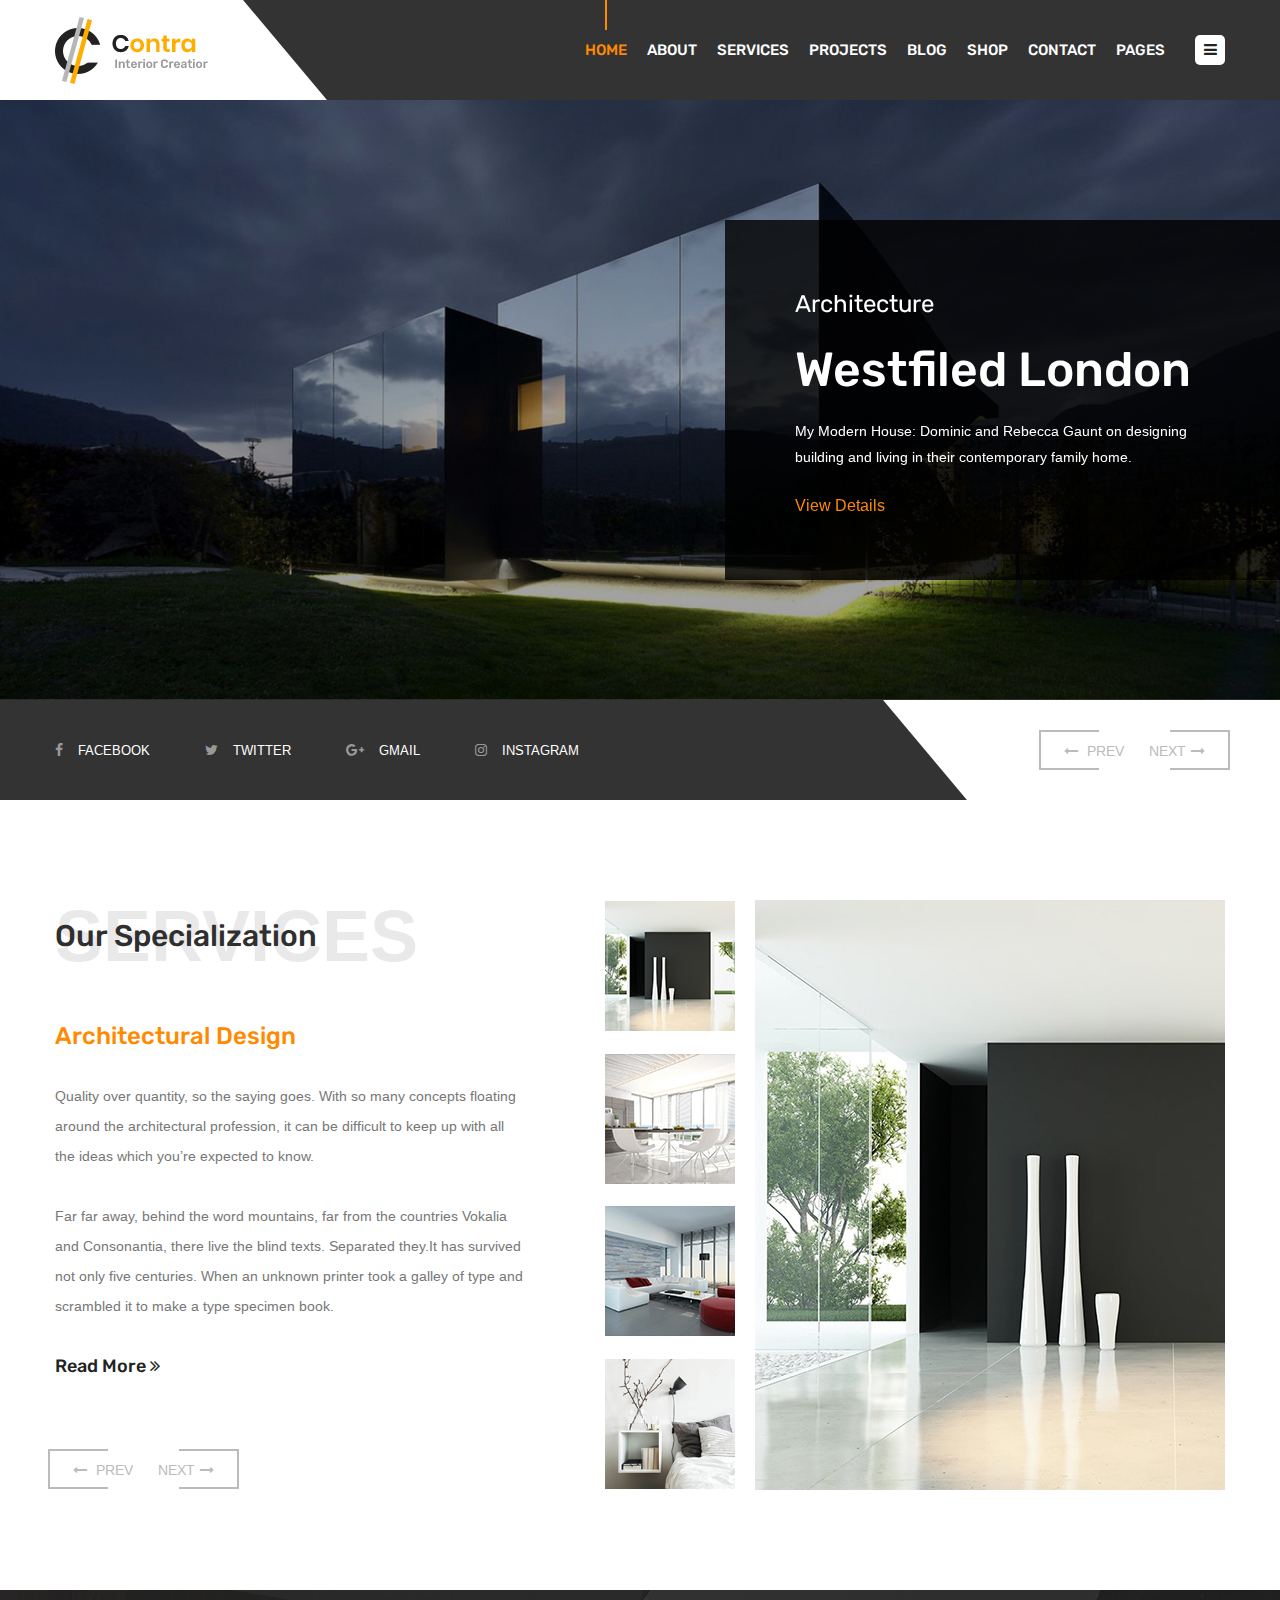
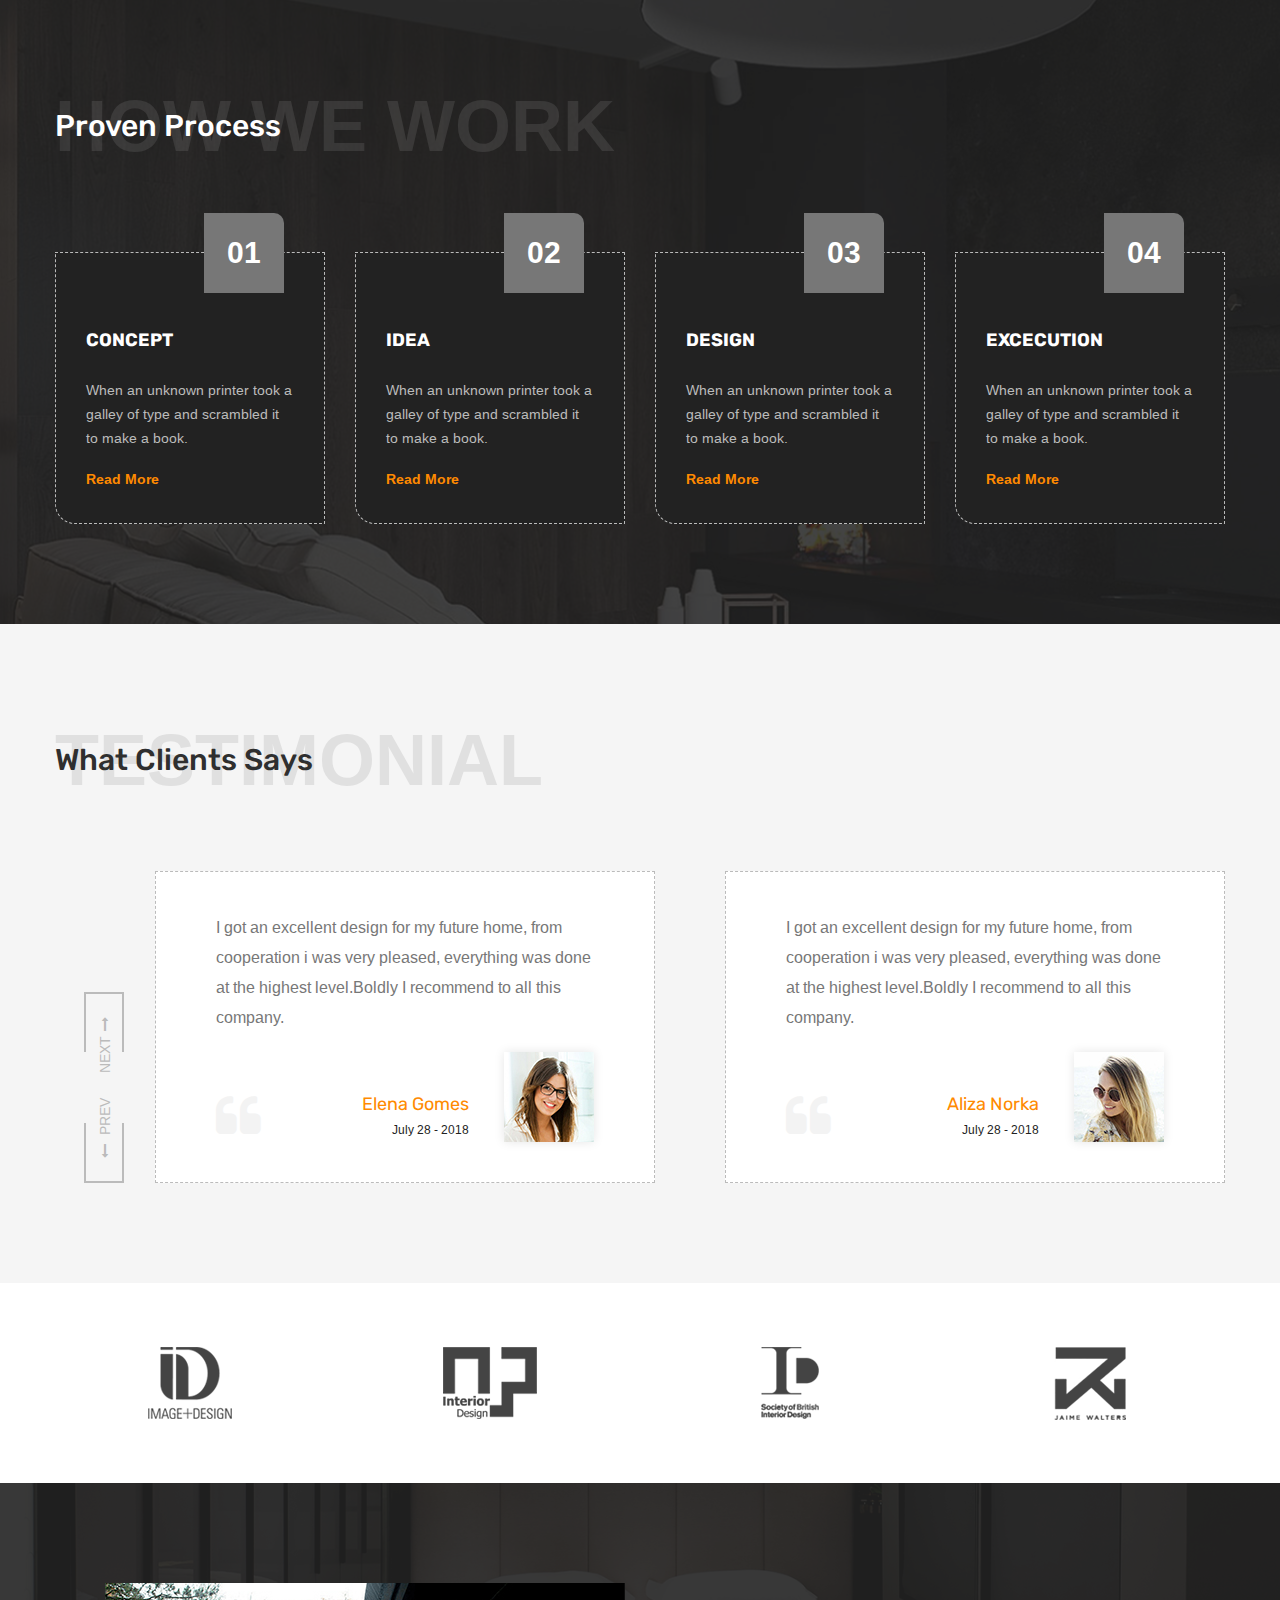
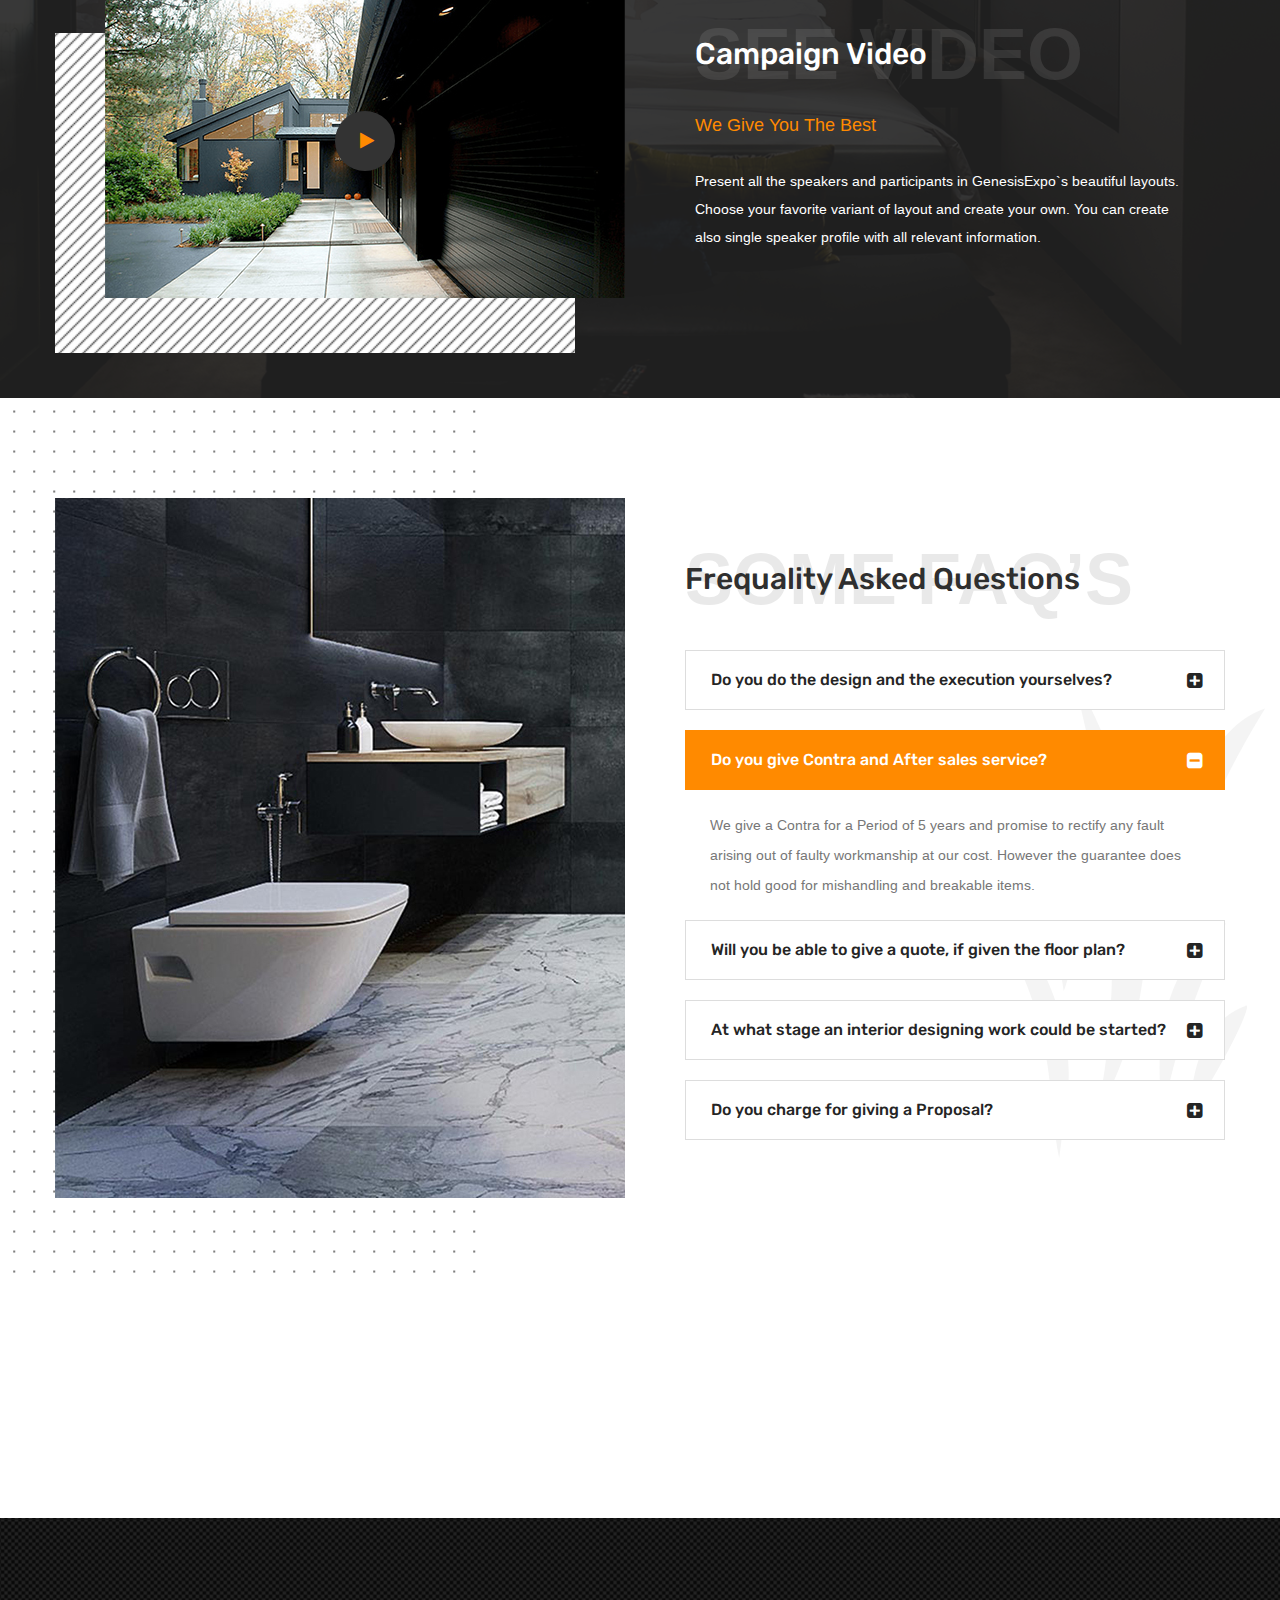
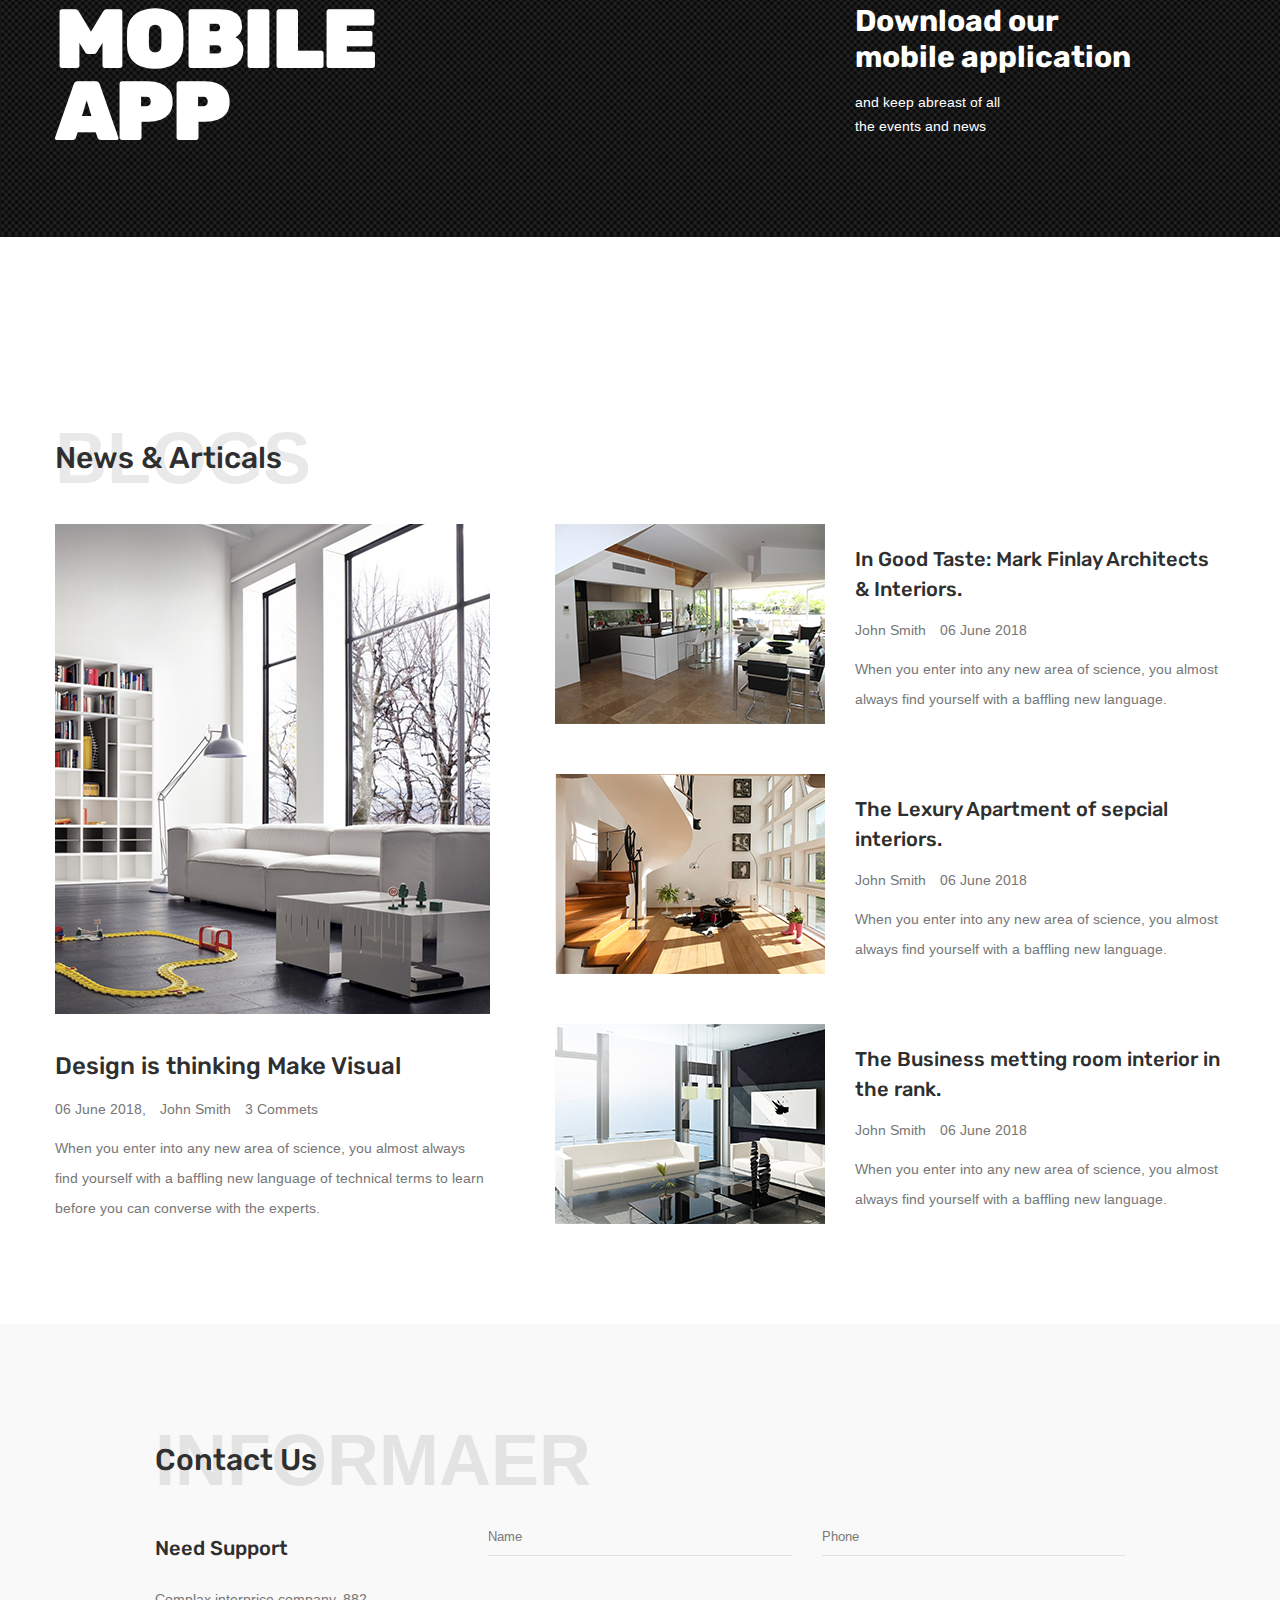
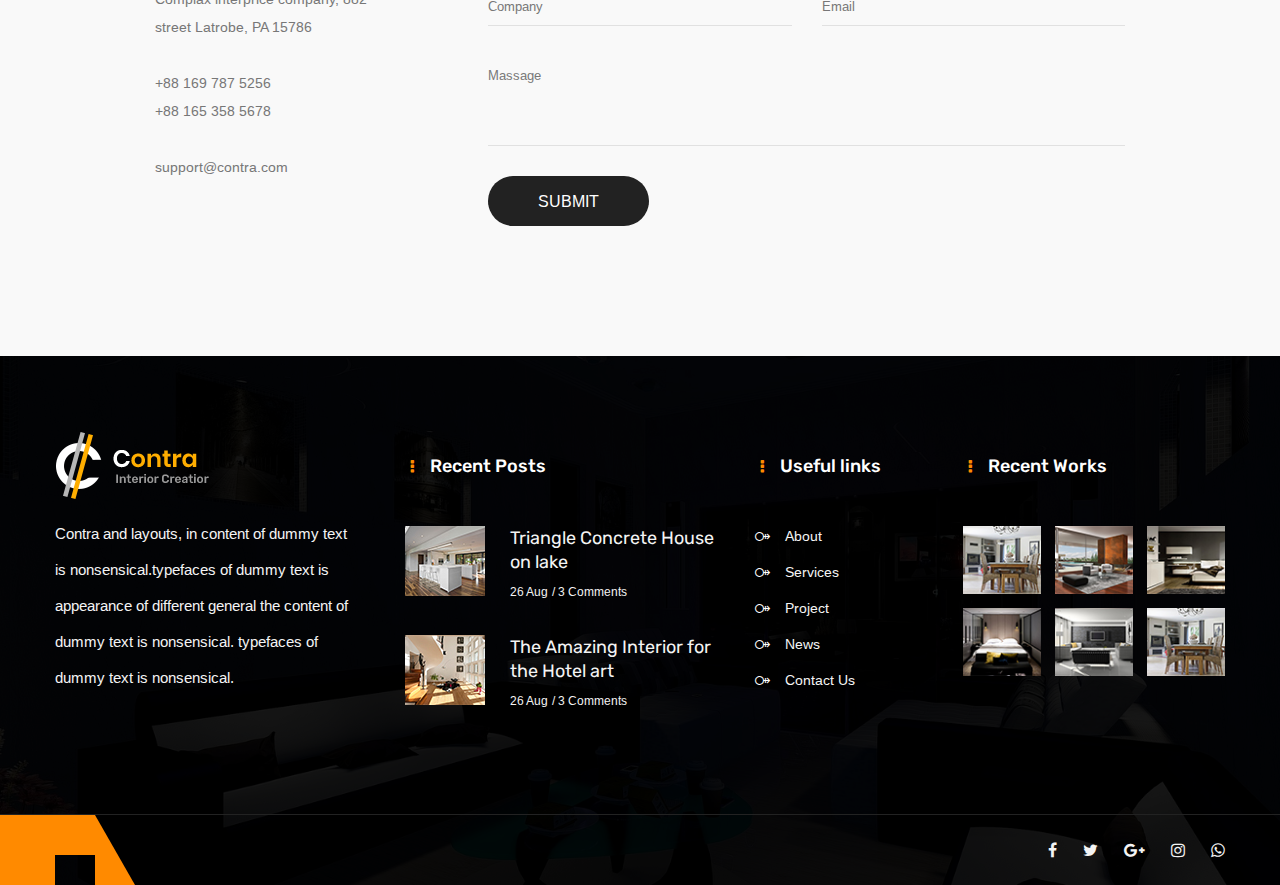
<file: index-4.html>
<!DOCTYPE html>
<html lang="en">

<!-- index-326:55-->
<head>
<meta charset="utf-8">
<title>Contra - Interior Creator HTML Template | Home Page 03</title>
<!-- Stylesheets -->
<link href="css/bootstrap.css" rel="stylesheet">
<link href="css/style.css" rel="stylesheet">
<link href="css/responsive.css" rel="stylesheet">   
<!--Color Switcher Mockup-->
<link href="css/color-switcher-design.css" rel="stylesheet">
<!--Color Themes-->
<link id="theme-color-file" href="css/color-themes/default-theme.css" rel="stylesheet">

<link rel="shortcut icon" href="images/favicon.png" type="image/x-icon">
<link rel="icon" href="images/favicon.png" type="image/x-icon">
<!-- Responsive -->
<meta http-equiv="X-UA-Compatible" content="IE=edge">
<meta name="viewport" content="width=device-width, initial-scale=1.0, maximum-scale=1.0, user-scalable=0">
<!--[if lt IE 9]><script src="https://cdnjs.cloudflare.com/ajax/libs/html5shiv/3.7.3/html5shiv.js"></script><![endif]-->
<!--[if lt IE 9]><script src="js/respond.js"></script><![endif]-->
</head>

<body>

<div class="page-wrapper">
    <!-- Preloader -->
    <div class="preloader"></div>
    
    <!-- Main Header-->
    <header class="main-header header-style-three">
        <div class="auto-container">
            <div class="main-box clearfix">
                <div class="logo-box">
                    <div class="logo"><a href="index-2.html"><img src="images/logo.png" alt="" title=""></a></div>
                </div>

                <div class="nav-outer">
                    <!-- Main Menu -->
                    <nav class="main-menu navbar-expand-md ">
                        <div class="navbar-header">
                            <!-- Toggle Button -->      
                            <button class="navbar-toggler" type="button" data-toggle="collapse" data-target="#navbarSupportedContent" aria-controls="navbarSupportedContent" aria-expanded="false" aria-label="Toggle navigation">
                                <span class="icon flaticon-menu-button"></span>
                            </button>
                        </div>
                        
                        <div class="collapse navbar-collapse clearfix" id="navbarSupportedContent">
                            <ul class="navigation clearfix">
                                <li class="current dropdown"><a href="#">Home</a>
                                    <ul>
                                        <li class="dropdown"><a href="#">Header Styles</a>
                                            <ul>
                                                <li><a href="index-2.html">Header Style One</a></li>
                                                <li><a href="index-3.html">Header Style Two</a></li>
                                                <li><a href="index-4.html">Header Style Three</a></li>
                                                <li><a href="index-5.html">Header Style Four</a></li>
                                                <li><a href="index-6.html">Header Style Five</a></li>
                                                <li><a href="index-7.html">Header Style Six</a></li>
                                                <li><a href="about.html">Header Style Seven</a></li>
                                            </ul>
                                        </li>
                                        <li><a href="index-2.html">Home page 01</a></li>
                                        <li><a href="index-3.html">Home page 02</a></li>
                                        <li><a href="index-4.html">Home page 03</a></li>
                                        <li><a href="index-5.html">Home page 04</a></li>
                                        <li><a href="index-6.html">Home page 05</a></li>
                                        <li><a href="index-7.html">Home page 06</a></li>
                                    </ul>
                                </li>
                                <li class="dropdown"><a href="#">About</a>
                                    <ul>
                                        <li><a href="about.html">About Us</a></li>
                                        <li><a href="faq.html">FAQ's</a></li>
                                        <li><a href="team.html">Our Team</a></li>
                                        <li><a href="coming-soon.html">Coming Soon</a></li>
                                    </ul>
                                </li>
                                <li class="dropdown"><a href="#">Services</a>
                                    <ul>
                                        <li><a href="services.html">All Services</a></li>
                                        <li><a href="service-detail.html">Commercial Design</a></li>
                                        <li><a href="service-detail.html">Landescape Design</a></li>
                                        <li><a href="service-detail.html">Interior Design</a></li>
                                        <li><a href="service-detail.html">Complete Interior</a></li>
                                        <li><a href="service-detail.html">House Interior</a></li>
                                        <li><a href="service-detail.html">Service Detail</a></li>
                                    </ul>
                                </li>
                                <li class="dropdown"><a href="#">Projects</a>
                                    <ul>
                                        <li><a href="projects.html">Projects</a></li>
                                        <li><a href="project-detail.html">Project Detail</a></li>
                                    </ul>
                                </li>
                                <li class="dropdown"><a href="#">Blog</a>
                                    <ul>
                                        <li><a href="blog.html">Blog</a></li>
                                        <li><a href="blog-classic.html">Blog Classic</a></li>
                                        <li><a href="blog-detail.html">Blog Detail 01</a></li>
                                        <li><a href="blog-detail-2.html">Blog Detail 02</a></li>
                                        <li><a href="error-page.html">Error Page</a></li>
                                    </ul>
                                </li>
                                <li class="dropdown"><a href="#">Shop</a>
                                    <ul>
                                        <li><a href="shop.html">Shop</a></li>
                                        <li><a href="shop-single.html">Product Details</a></li>
                                        <li><a href="shoping-cart.html">Cart Page</a></li>
                                        <li><a href="checkout.html">Checkout Page</a></li>
                                        <li><a href="login.html">Registration Page</a></li>
                                    </ul>
                                </li>
                                <li><a href="contact.html">Contact</a></li>
                                <li class="dropdown has-mega-menu"><a href="#">Pages</a>
                                    <div class="mega-menu">
                                        <div class="mega-menu-bar row clearfix">
                                            <div class="column col-lg-3 col-md-3 col-sm-12">
                                                <h3>About</h3>
                                                <ul>
                                                    <li><a href="about.html">About Us</a></li>
                                                    <li><a href="faq.html">FAQ's</a></li>
                                                    <li><a href="team.html">Our Team</a></li>
                                                    <li><a href="coming-soon.html">Coming Soon</a></li>
                                                    <li><a href="login.html">Login</a></li>
                                                </ul>
                                            </div>
                                            <div class="column col-lg-3 col-md-3 col-sm-12">
                                                <h3>Services</h3>
                                                <ul>
                                                    <li><a href="services.html">All Services</a></li>
                                                    <li><a href="service-detail.html">Commercial Design</a></li>
                                                    <li><a href="service-detail.html">Landescape Design</a></li>
                                                    <li><a href="service-detail.html">Complete Interior</a></li>
                                                    <li><a href="service-detail.html">Service Detail</a></li>
                                                </ul>
                                            </div>
                                            <div class="column col-lg-3 col-md-3 col-sm-12">
                                                <h3>Projects</h3>
                                                <ul>
                                                    <li><a href="projects.html">Projects</a></li>
                                                    <li><a href="projects.html">Commercial Projects</a></li>
                                                    <li><a href="projects.html">Landescape Projects</a></li>
                                                    <li><a href="project-detail.html">Project Detail</a></li>
                                                    <li><a href="contact.html">Contact</a></li>
                                                </ul>
                                            </div>
                                            <div class="column col-lg-3 col-md-3 col-sm-12">
                                                <h3>Blog</h3>
                                                <ul>
                                                    <li><a href="blog.html">Blog Grid</a></li>
                                                    <li><a href="blog-classic.html">Blog Classic</a></li>
                                                    <li><a href="blog-detail.html">Blog Detail 01</a></li>
                                                    <li><a href="blog-detail-2.html">Blog Detail 01</a></li>
                                                    <li><a href="error-page.html">Error Page</a></li>
                                                </ul>
                                            </div>
                                        </div>
                                    </div>
                                </li>
                            </ul>
                        </div>
                    </nav><!-- Main Menu End-->                        
                    
                    <!-- Main Menu End-->
                    <div class="outer-box clearfix">
                        <button class="nav-toggler"><span class="fa fa-bars"></span></button>
                    </div>

                </div>
            </div>
        </div>

                <!-- Sticky Header  -->
        <div class="sticky-header">
            <div class="auto-container clearfix">
                <!--Logo-->
                <div class="logo pull-left">
                    <a href="index-2.html" title=""><img src="images/logo-small.png" alt="" title=""></a>
                </div>
                <!--Right Col-->
                <div class="pull-right">
                    <!-- Main Menu -->
                    <nav class="main-menu">
                        <div class="navbar-collapse show collapse clearfix">
                            <ul class="navigation clearfix">
                                <li class="current dropdown"><a href="#">Home</a>
                                    <ul>
                                        <li class="dropdown"><a href="#">Header Styles</a>
                                            <ul>
                                                <li><a href="index-2.html">Header Style One</a></li>
                                                <li><a href="index-3.html">Header Style Two</a></li>
                                                <li><a href="index-4.html">Header Style Three</a></li>
                                                <li><a href="index-5.html">Header Style Four</a></li>
                                                <li><a href="index-6.html">Header Style Five</a></li>
                                                <li><a href="index-7.html">Header Style Six</a></li>
                                                <li><a href="about.html">Header Style Seven</a></li>
                                            </ul>
                                        </li>
                                        <li><a href="index-2.html">Home page 01</a></li>
                                        <li><a href="index-3.html">Home page 02</a></li>
                                        <li><a href="index-4.html">Home page 03</a></li>
                                        <li><a href="index-5.html">Home page 04</a></li>
                                        <li><a href="index-6.html">Home page 05</a></li>
                                        <li><a href="index-7.html">Home page 06</a></li>
                                    </ul>
                                </li>
                                <li class="dropdown"><a href="#">About</a>
                                    <ul>
                                        <li><a href="about.html">About Us</a></li>
                                        <li><a href="faq.html">FAQ's</a></li>
                                        <li><a href="team.html">Our Team</a></li>
                                        <li><a href="coming-soon.html">Coming Soon</a></li>
                                    </ul>
                                </li>
                                <li class="dropdown"><a href="#">Services</a>
                                    <ul>
                                        <li><a href="services.html">All Services</a></li>
                                        <li><a href="service-detail.html">Commercial Design</a></li>
                                        <li><a href="service-detail.html">Landescape Design</a></li>
                                        <li><a href="service-detail.html">Interior Design</a></li>
                                        <li><a href="service-detail.html">Complete Interior</a></li>
                                        <li><a href="service-detail.html">House Interior</a></li>
                                        <li><a href="service-detail.html">Service Detail</a></li>
                                    </ul>
                                </li>
                                <li class="dropdown"><a href="#">Projects</a>
                                    <ul>
                                        <li><a href="projects.html">Projects</a></li>
                                        <li><a href="project-detail.html">Project Detail</a></li>
                                    </ul>
                                </li>
                                <li class="dropdown"><a href="#">Blog</a>
                                    <ul>
                                        <li><a href="blog.html">Blog</a></li>
                                        <li><a href="blog-classic.html">Blog Classic</a></li>
                                        <li><a href="blog-detail.html">Blog Detail 01</a></li>
                                        <li><a href="blog-detail-2.html">Blog Detail 02</a></li>
                                        <li><a href="error-page.html">Error Page</a></li>
                                    </ul>
                                </li>
                                <li class="dropdown"><a href="#">Shop</a>
                                    <ul>
                                        <li><a href="shop.html">Shop</a></li>
                                        <li><a href="shop-single.html">Product Details</a></li>
                                        <li><a href="shoping-cart.html">Cart Page</a></li>
                                        <li><a href="checkout.html">Checkout Page</a></li>
                                        <li><a href="login.html">Registration Page</a></li>
                                    </ul>
                                </li>
                                <li><a href="contact.html">Contact</a></li>
                                <li class="dropdown has-mega-menu"><a href="#">Pages</a>
                                    <div class="mega-menu">
                                        <div class="mega-menu-bar row clearfix">
                                            <div class="column col-lg-3 col-md-3 col-sm-12">
                                                <h3>About</h3>
                                                <ul>
                                                    <li><a href="about.html">About Us</a></li>
                                                    <li><a href="faq.html">FAQ's</a></li>
                                                    <li><a href="team.html">Our Team</a></li>
                                                    <li><a href="coming-soon.html">Coming Soon</a></li>
                                                    <li><a href="login.html">Login</a></li>
                                                </ul>
                                            </div>
                                            <div class="column col-lg-3 col-md-3 col-sm-12">
                                                <h3>Services</h3>
                                                <ul>
                                                    <li><a href="services.html">All Services</a></li>
                                                    <li><a href="service-detail.html">Commercial Design</a></li>
                                                    <li><a href="service-detail.html">Landescape Design</a></li>
                                                    <li><a href="service-detail.html">Complete Interior</a></li>
                                                    <li><a href="service-detail.html">Service Detail</a></li>
                                                </ul>
                                            </div>
                                            <div class="column col-lg-3 col-md-3 col-sm-12">
                                                <h3>Projects</h3>
                                                <ul>
                                                    <li><a href="projects.html">Projects</a></li>
                                                    <li><a href="projects.html">Commercial Projects</a></li>
                                                    <li><a href="projects.html">Landescape Projects</a></li>
                                                    <li><a href="project-detail.html">Project Detail</a></li>
                                                    <li><a href="contact.html">Contact</a></li>
                                                </ul>
                                            </div>
                                            <div class="column col-lg-3 col-md-3 col-sm-12">
                                                <h3>Blog</h3>
                                                <ul>
                                                    <li><a href="blog.html">Blog Grid</a></li>
                                                    <li><a href="blog-classic.html">Blog Classic</a></li>
                                                    <li><a href="blog-detail.html">Blog Detail 01</a></li>
                                                    <li><a href="blog-detail-2.html">Blog Detail 01</a></li>
                                                    <li><a href="error-page.html">Error Page</a></li>
                                                </ul>
                                            </div>
                                        </div>
                                    </div>
                                </li>
                            </ul> 
                        </div>
                    </nav><!-- Main Menu End-->
                </div>
            </div>
        </div><!-- End Sticky Menu -->
    </header>
    <!--End Main Header -->
    
    <!--Form Back Drop-->
    <div class="form-back-drop"></div>

    <!-- Hidden Bar -->
    <section class="hidden-bar">
        <div class="inner-box">
            <div class="cross-icon"><span class="fa fa-times"></span></div>
            <div class="title">
                <h2>Get Appointment</h2>
            </div>
            
            <!--Appointment Form-->
            <div class="appointment-form">
                <form method="post" action="#">
                    <div class="form-group">
                        <input type="text" name="text" value="" placeholder="Name" required>
                    </div>
                    <div class="form-group">
                        <input type="email" name="email" value="" placeholder="Email Address" required>
                    </div>
                    <div class="form-group">
                        <input type="text" name="phone" value="" placeholder="Phone no." required>
                    </div>
                    <div class="form-group">
                        <textarea placeholder="Message"></textarea>
                    </div>
                    <div class="form-group">
                        <button type="submit" class="theme-btn btn-style-three">Submit now</button>
                    </div>
                </form>
            </div>
            
            <!--Contact Info Box-->
            <div class="contact-info-box">
                <ul class="info-list">
                    <li>contact@genarate.com</li>
                    <li>+(123) 456 7890</li>
                </ul>
                <ul class="social-list clearfix">
                    <li><a href="#">Facebook</a></li>
                    <li><a href="#">Linkedin</a></li>
                    <li><a href="#">Twitter</a></li>
                    <li><a href="#">Google +</a></li>
                    <li><a href="#">Instagram</a></li>
                </ul>
            </div>
        </div>
    </section>
    <!--End Hidden Bar -->

    
    <!-- Bnner Section -->
    <section class="banner-section-three">
        <div class="banner-carousel-two owl-carousel owl-theme">
            <!-- Slide Item -->
            <div class="slide-item" style="background-image: url(images/main-slider/image-3.jpg);">
                <div class="auto-container">
                    <div class="content-box clearfix">
                        <div class="inner-box">
                            <h4 class="title">Architecture</h4>
                            <h2>Westfiled London</h2>
                            <div class="text">My Modern House: Dominic and Rebecca Gaunt on designing building and living in their contemporary family home.</div>
                            <div class="link-box"><a href="about.html">View Details</a></div>
                        </div>
                    </div>
                </div>
            </div>

            <!-- Slide Item -->
            <div class="slide-item" style="background-image: url(images/main-slider/image-4.jpg);">
                <div class="auto-container">
                    <div class="content-box clearfix">
                        <div class="inner-box">
                            <h4 class="title">Architecture</h4>
                            <h2>Westfiled London</h2>
                            <div class="text">My Modern House: Dominic and Rebecca Gaunt on designing building and living in their contemporary family home.</div>
                            <div class="link-box"><a href="about.html">View Details</a></div>
                        </div>
                    </div>
                </div>
            </div>

            <!-- Slide Item -->
            <div class="slide-item" style="background-image: url(images/main-slider/image-1.jpg);">
                <div class="auto-container">
                    <div class="content-box clearfix">
                        <div class="inner-box">
                            <h4 class="title">Architecture</h4>
                            <h2>Westfiled London</h2>
                            <div class="text">My Modern House: Dominic and Rebecca Gaunt on designing building and living in their contemporary family home.</div>
                            <div class="link-box"><a href="about.html">View Details</a></div>
                        </div>
                    </div>
                </div>
            </div>
        </div>

        <div class="bottom-box">
            <div class="auto-container">
                <div class="outer-box clearfix">
                    <ul class="social-links clearfix">
                        <li><a href="#"><span class="fa fa-facebook"></span> Facebook</a></li>
                        <li><a href="#"><span class="fa fa-twitter"></span> Twitter</a></li>
                        <li><a href="#"><span class="fa fa-google-plus"></span> Gmail</a></li>
                        <li><a href="#"><span class="fa fa-instagram"></span> Instagram</a></li>
                    </ul>
                </div>
            </div>
        </div>
    </section>
    <!-- End Bnner Section -->

    <!-- Specialize Section -->
    <section class="specialize-section-two">
        <div class="auto-container">
            <div class="row">
                <!-- Title Column -->
                <div class="title-column col-xl-5 col-lg-12 col-md-12 col-sm-12">
                    <div class="inner-column">
                        <div class="sec-title">
                            <span class="float-text">Services</span>
                            <h2>Our Specialization</h2>
                        </div>

                        <div class="text-box">
                            <h4>Architectural Design</h4>
                            <p>Quality over quantity, so the saying goes. With so many concepts floating around the architectural profession, it can be difficult to keep up with all the ideas which you’re expected to know.</p>
                            <p>Far far away, behind the word mountains, far from the countries Vokalia and Consonantia, there live the blind texts. Separated they.It has survived not only five centuries. When an unknown printer took a galley of type and scrambled it to make a type specimen book.</p>
                        </div>
                        <div class="link-box">
                            <a href="#">Read More <i class="fa fa-angle-double-right"></i></a>
                        </div>
                    </div>
                </div>
                
                <!-- Carousel Column -->
                <div class="carousel-column col-xl-7 col-lg-12 col-md-12 col-sm-12">
                    <div class="inner-column">
                        <div class="carousel-outer">
                            <ul class="image-carousel owl-carousel owl-theme">

                                <li><a href="images/resource/special-4.jpg" class="lightbox-image" title="Image Caption Here"><img src="images/resource/special-4.jpg" alt=""></a></li>

                                <li><a href="images/resource/special-2.jpg" class="lightbox-image" title="Image Caption Here"><img src="images/resource/special-2.jpg" alt=""></a></li>

                                <li><a href="images/resource/special-3.jpg" class="lightbox-image" title="Image Caption Here"><img src="images/resource/special-3.jpg" alt=""></a></li>

                                <li><a href="images/resource/special-1.jpg" class="lightbox-image" title="Image Caption Here"><img src="images/resource/special-1.jpg" alt=""></a></li>

                                <li><a href="images/resource/special-4.jpg" class="lightbox-image" title="Image Caption Here"><img src="images/resource/special-4.jpg" alt=""></a></li>

                                <li><a href="images/resource/special-2.jpg" class="lightbox-image" title="Image Caption Here"><img src="images/resource/special-2.jpg" alt=""></a></li>

                                <li><a href="images/resource/special-3.jpg" class="lightbox-image" title="Image Caption Here"><img src="images/resource/special-3.jpg" alt=""></a></li>

                                <li><a href="images/resource/special-1.jpg" class="lightbox-image" title="Image Caption Here"><img src="images/resource/special-1.jpg" alt=""></a></li>

                            </ul>
                            
                            <ul class="thumbs-carousel owl-carousel owl-theme">
                                <li class="thumb-box">
                                    <figure><img src="images/resource/special-thumb-3.jpg" alt=""></figure>
                                    <div class="overlay"><span class="icon fa fa-arrows-alt"></span></div>
                                </li>
                                <li class="thumb-box">
                                    <figure><img src="images/resource/special-thumb-1.jpg" alt=""></figure>
                                    <div class="overlay"><span class="icon fa fa-arrows-alt"></span></div>
                                </li>
                                <li class="thumb-box">
                                    <figure><img src="images/resource/special-thumb-2.jpg" alt=""></figure>
                                    <div class="overlay"><span class="icon fa fa-arrows-alt"></span></div>
                                </li>
                                <li class="thumb-box">
                                    <figure><img src="images/resource/special-thumb-4.jpg" alt=""></figure>
                                    <div class="overlay"><span class="icon fa fa-search"></span></div>
                                </li>
                                <li class="thumb-box">
                                    <figure><img src="images/resource/special-thumb-3.jpg" alt=""></figure>
                                    <div class="overlay"><span class="icon fa fa-arrows-alt"></span></div>
                                </li>
                                <li class="thumb-box">
                                    <figure><img src="images/resource/special-thumb-1.jpg" alt=""></figure>
                                    <div class="overlay"><span class="icon fa fa-arrows-alt"></span></div>
                                </li>
                                <li class="thumb-box">
                                    <figure><img src="images/resource/special-thumb-2.jpg" alt=""></figure>
                                    <div class="overlay"><span class="icon fa fa-arrows-alt"></span></div>
                                </li>
                                <li class="thumb-box">
                                    <figure><img src="images/resource/special-thumb-4.jpg" alt=""></figure>
                                    <div class="overlay"><span class="icon fa fa-arrows-alt"></span></div>
                                </li>
                            </ul>
                        </div>
                    </div>
                </div>
            </div>

        </div>
    </section>
    <!-- End Specialize Section -->

    <!-- Process Section -->
    <section class="process-section" style="background-image: url(images/background/8.jpg);">
        <div class="auto-container">
            <div class="sec-title light">
                <span class="float-text">HOW WE WORK</span>
                <h2>Proven Process</h2>
            </div>
            <div class="row">
                <!-- Process Block -->
                <div class="process-block col-lg-3 col-md-6 col-sm-12">
                    <div class="inner-box">
                        <span class="count">01</span>
                        <h4><a href="service-detail.html">Concept</a></h4>
                        <div class="text">When an unknown printer took a galley of type and scrambled it to make a book.</div>
                        <div class="link-box"><a href="service-detail.html">Read More</a></div>
                    </div>
                </div>

                <!-- Process Block -->
                <div class="process-block col-lg-3 col-md-6 col-sm-12">
                    <div class="inner-box">
                        <span class="count">02</span>
                        <h4><a href="service-detail.html">Idea</a></h4>
                        <div class="text">When an unknown printer took a galley of type and scrambled it to make a book.</div>
                        <div class="link-box"><a href="service-detail.html">Read More</a></div>
                    </div>
                </div>

                <!-- Process Block -->
                <div class="process-block col-lg-3 col-md-6 col-sm-12">
                    <div class="inner-box">
                        <span class="count">03</span>
                        <h4><a href="service-detail.html">Design</a></h4>
                        <div class="text">When an unknown printer took a galley of type and scrambled it to make a book.</div>
                        <div class="link-box"><a href="service-detail.html">Read More</a></div>
                    </div>
                </div>

                <!-- Process Block -->
                <div class="process-block col-lg-3 col-md-6 col-sm-12">
                    <div class="inner-box">
                        <span class="count">04</span>
                        <h4><a href="service-detail.html">excecution</a></h4>
                        <div class="text">When an unknown printer took a galley of type and scrambled it to make a book.</div>
                        <div class="link-box"><a href="service-detail.html">Read More</a></div>
                    </div>
                </div>
            </div>
        </div>
    </section>
    <!--End Process Section -->

    <!-- Testimonial Section Two-->
    <section class="testimonial-section-two">
        <div class="auto-container">
            <div class="sec-title">
                <span class="float-text">Testimonial</span>
                <h2>What Clients Says</h2>
            </div>

            <div class="testimonial-carousel-two owl-carousel owl-theme">
                <!-- Testimonial block two -->
                <div class="testimonial-block-two">
                    <div class="inner-box">
                        <div class="text">I got an excellent design for my future home, from cooperation i was very pleased, everything was done at the highest level.Boldly I recommend to all this company.</div>
                        <div class="info-box">
                            <div class="thumb"><img src="images/resource/thumb-2.jpg" alt=""></div>
                            <h5 class="name">Elena Gomes</h5>
                            <span class="date">July 28 - 2018</span>
                        </div>
                    </div>
                </div>

                <!-- Testimonial block two -->
                <div class="testimonial-block-two">
                    <div class="inner-box">
                        <div class="text">I got an excellent design for my future home, from cooperation i was very pleased, everything was done at the highest level.Boldly I recommend to all this company.</div>
                        <div class="info-box">
                            <div class="thumb"><img src="images/resource/thumb-3.jpg" alt=""></div>
                            <h5 class="name">Aliza Norka</h5>
                            <span class="date">July 28 - 2018</span>
                        </div>
                    </div>
                </div>

                <!-- Testimonial block two -->
                <div class="testimonial-block-two">
                    <div class="inner-box">
                        <div class="text">I got an excellent design for my future home, from cooperation i was very pleased, everything was done at the highest level.Boldly I recommend to all this company.</div>
                        <div class="info-box">
                            <div class="thumb"><img src="images/resource/thumb-2.jpg" alt=""></div>
                            <h5 class="name">Elena Gomes</h5>
                            <span class="date">July 28 - 2018</span>
                        </div>
                    </div>
                </div>

                <!-- Testimonial block two -->
                <div class="testimonial-block-two">
                    <div class="inner-box">
                        <div class="text">I got an excellent design for my future home, from cooperation i was very pleased, everything was done at the highest level.Boldly I recommend to all this company.</div>
                        <div class="info-box">
                            <div class="thumb"><img src="images/resource/thumb-3.jpg" alt=""></div>
                            <h5 class="name">Aliza Norka</h5>
                            <span class="date">July 28 - 2018</span>
                        </div>
                    </div>
                </div>
            </div>
        </div>
    </section>
    <!--End Testimonial Section Two-->

    <!--Clients Section-->
    <section class="clients-section style-two">
        <div class="auto-container">
            <div class="sponsors-outer">
                <!--Sponsors Carousel-->
                <ul class="sponsors-carousel owl-carousel owl-theme">
                    <li class="slide-item"><figure class="image-box"><a href="#"><img src="images/clients/1.png" alt=""></a></figure></li>
                    <li class="slide-item"><figure class="image-box"><a href="#"><img src="images/clients/2.png" alt=""></a></figure></li>
                    <li class="slide-item"><figure class="image-box"><a href="#"><img src="images/clients/3.png" alt=""></a></figure></li>
                    <li class="slide-item"><figure class="image-box"><a href="#"><img src="images/clients/4.png" alt=""></a></figure></li>
                    <li class="slide-item"><figure class="image-box"><a href="#"><img src="images/clients/5.png" alt=""></a></figure></li>
                    <li class="slide-item"><figure class="image-box"><a href="#"><img src="images/clients/1.png" alt=""></a></figure></li>
                    <li class="slide-item"><figure class="image-box"><a href="#"><img src="images/clients/2.png" alt=""></a></figure></li>
                    <li class="slide-item"><figure class="image-box"><a href="#"><img src="images/clients/3.png" alt=""></a></figure></li>
                    <li class="slide-item"><figure class="image-box"><a href="#"><img src="images/clients/4.png" alt=""></a></figure></li>
                    <li class="slide-item"><figure class="image-box"><a href="#"><img src="images/clients/5.png" alt=""></a></figure></li>
                </ul>
            </div>
        </div>
    </section>
    <!--End Clients Section-->

    <!-- Video Section -->
    <section class="video-section">
        <div class="outer-box" style="background-image: url(images/background/9.jpg);">
            <div class="auto-container">
                <div class="row">
                    <div class="content-column col-lg-6 col-md-12 col-sm-12">
                        <div class="inner-column">
                            <div class="sec-title light">
                                <span class="float-text">See Video</span>
                                <h2>Campaign Video</h2>
                            </div>
                            <span class="title">We Give You The Best</span>
                            <div class="text">Present all the speakers and participants in GenesisExpo`s beautiful layouts. Choose your favorite variant of layout and create your own. You can create also single speaker profile with all relevant information.</div> 
                        </div>
                    </div>

                    <!-- Video Column -->
                    <div class="video-column col-lg-6 col-md-12 col-sm-12">
                        <div class="inner-column">
                            <div class="video-box">
                                 <figure class="image"><img src="images/resource/video-img.jpg" alt="">
                                    <a href="https://www.youtube.com/watch?v=Fvae8nxzVz4" class="link" data-fancybox="gallery" data-caption=""><span class="icon fa fa-play"></span></a>
                                </figure>
                            </div>
                        </div>
                    </div>
                </div>
            </div>
        </div>
    </section>
    <!--End Video Section -->

    <!-- FAQ Section -->
    <section class="faq-section"> 
        <div class="auto-container">
            <div class="row">
                <!-- Image Column -->
                <div class="image-column col-lg-6 col-md-12 col-sm-12">
                    <div class="inner-column">
                        <div class="image-box">
                            <figure class="image"><img src="images/resource/faq-img.jpg" alt=""></figure>
                        </div>
                    </div>
                </div>

                <div class="accordion-column col-lg-6 col-md-12 col-sm-12">
                    <div class="inner-column">
                        <div class="sec-title">
                            <span class="float-text">some FAQ’s</span>
                            <h2>Frequality Asked Questions</h2>
                        </div>
                        <ul class="accordion-box">
                            <!--Block-->
                            <li class="accordion block">
                                <div class="acc-btn">Do you do the design and the execution yourselves? <div class="icon fa fa-plus-square"></div></div>
                                <div class="acc-content">
                                    <div class="content">
                                        <div class="text">We give a Contra for a Period of 5 years and promise to rectify any fault arising out of faulty workmanship at our cost. However the guarantee does not hold good for mishandling and breakable items.</div>
                                    </div>
                                </div>
                            </li>

                            <!--Block-->
                            <li class="accordion block active-block">
                                <div class="acc-btn active">Do you give Contra and After sales service? <div class="icon fa fa-plus-square"></div></div>
                                <div class="acc-content current">
                                    <div class="content">
                                        <div class="text">We give a Contra for a Period of 5 years and promise to rectify any fault arising out of faulty workmanship at our cost. However the guarantee does not hold good for mishandling and breakable items.</div> 
                                    </div>
                                </div>
                            </li>
                            
                            <!--Block-->
                            <li class="accordion block">
                                <div class="acc-btn">Will you be able to give a quote, if given the floor plan? <div class="icon fa fa-plus-square"></div></div>
                                <div class="acc-content">
                                    <div class="content">
                                        <div class="text">We give a Contra for a Period of 5 years and promise to rectify any fault arising out of faulty workmanship at our cost. However the guarantee does not hold good for mishandling and breakable items.</div> 
                                    </div>
                                </div>
                            </li>

                            <!--Block-->
                            <li class="accordion block">
                                <div class="acc-btn">At what stage an interior designing work could be started?<div class="icon fa fa-plus-square"></div></div>
                                <div class="acc-content">
                                    <div class="content">
                                        <div class="text">We give a Contra for a Period of 5 years and promise to rectify any fault arising out of faulty workmanship at our cost. However the guarantee does not hold good for mishandling and breakable items.</div> 
                                    </div>
                                </div>
                            </li>

                            <!--Block-->
                            <li class="accordion block">
                                <div class="acc-btn">Do you charge for giving a Proposal?<div class="icon fa fa-plus-square"></div></div>
                                <div class="acc-content">
                                    <div class="content">
                                        <div class="text">We give a Contra for a Period of 5 years and promise to rectify any fault arising out of faulty workmanship at our cost. However the guarantee does not hold good for mishandling and breakable items.</div> 
                                    </div>
                                </div>
                            </li>
                        </ul>
                    </div>
                </div>
            </div>
        </div>
    </section>
    <!--End FAQ Section -->

    <!-- App Section -->
    <section class="app-section">
        <div class="outer-box">
            <div class="auto-container">
                <div class="row">
                    <!-- Title Column -->
                    <div class="title-column col-lg-4 col-md-12 col-sm-12">
                        <div class="inner-column">
                            <h1>mobile <br>app</h1>
                        </div>
                    </div>

                    <!-- Image Column -->
                    <div class="image-column col-lg-4 col-md-12 col-sm-12">
                        <div class="inner-column">
                            <div class="image-box wow zoomInLeft">
                                <figure class="image"><img src="images/resource/mobile-app.png" alt=""></figure>
                            </div>
                        </div>
                    </div>

                    <!-- Content Column -->
                    <div class="content-column col-lg-4 col-md-12 col-sm-12">
                        <div class="inner-column">
                            <h3>Download our <br> mobile application</h3>
                            <div class="text">and keep abreast of all <br>the events and news</div>
                        </div>
                    </div>
                </div>
            </div>
        </div>
    </section>
    <!--End App Section -->

    <!-- News Section Two -->
    <section class="news-section-two">
        <div class="auto-container">
            <div class="sec-title">
                <span class="float-text">Blogs</span>
                <h2>News & Articals</h2>
            </div>

            <div class="row">
                <div class="column col-lg-5 col-md-12 col-sm-12">
                    <div class="inner-column">
                        <!-- News Block -->
                        <div class="news-block-three">
                            <div class="inner-box">
                                <div class="image-box">
                                    <figure class="image"><img src="images/resource/news-8.jpg" alt=""></figure>
                                    <div class="overlay-box"><a href="blog-detail.html"><i class="fa fa-link"></i></a></div>
                                </div>
                                <div class="content-box">
                                    <h3><a href="blog-detail.html">Design is thinking Make Visual</a></h3>
                                    <ul class="info">
                                        <li>06 June 2018,</li>
                                        <li><a href="blog-detail-2.html">John Smith</a></li>
                                        <li><a href="blog-detail-2.html">3 Commets</a></li>
                                    </ul>
                                    <div class="text">When you enter into any new area of science, you almost always find yourself with a baffling new language of technical terms to learn before you can converse with the experts. </div>
                                </div>
                            </div>
                        </div>
                    </div>
                </div>    

                <div class="column col-lg-7 col-md-12 col-sm-12">
                    <div class="news-block-four">
                        <div class="inner-box">
                            <div class="image-box">
                                <figure class="image"><img src="images/resource/news-9.jpg" alt=""></figure>
                                <div class="overlay-box"><a href="blog-detail.html"><i class="fa fa-link"></i></a></div>
                            </div>
                            <div class="content-box">
                                <h3><a href="blog-detail.html">In Good Taste: Mark Finlay Architects & Interiors.</a></h3>
                                <ul class="info">
                                    <li><a href="blog-detail-2.html">John Smith</a></li>
                                    <li><a href="blog-detail-2.html">06 June 2018</a></li>
                                </ul>
                                <div class="text">When you enter into any new area of science, you almost always find yourself with a baffling new language.</div>
                            </div>
                        </div>
                    </div>

                    <div class="news-block-four">
                        <div class="inner-box">
                            <div class="image-box">
                                <figure class="image"><img src="images/resource/news-10.jpg" alt=""></figure>
                                <div class="overlay-box"><a href="blog-detail.html"><i class="fa fa-link"></i></a></div>
                            </div>
                            <div class="content-box">
                                <h3><a href="blog-detail.html">The Lexury Apartment of sepcial interiors.</a></h3>
                                <ul class="info">
                                    <li><a href="blog-detail-2.html">John Smith</a></li>
                                    <li><a href="blog-detail-2.html">06 June 2018</a></li>
                                </ul>
                                <div class="text">When you enter into any new area of science, you almost always find yourself with a baffling new language.</div>
                            </div>
                        </div>
                    </div>

                    <div class="news-block-four">
                        <div class="inner-box">
                            <div class="image-box">
                                <figure class="image"><img src="images/resource/news-11.jpg" alt=""></figure>
                                <div class="overlay-box"><a href="blog-detail.html"><i class="fa fa-link"></i></a></div>
                            </div>
                            <div class="content-box">
                                <h3><a href="blog-detail.html">The Business metting room interior in the rank.</a></h3>
                                <ul class="info">
                                    <li><a href="blog-detail-2.html">John Smith</a></li>
                                    <li><a href="blog-detail-2.html">06 June 2018</a></li>
                                </ul>
                                <div class="text">When you enter into any new area of science, you almost always find yourself with a baffling new language.</div>
                            </div>
                        </div>
                    </div>
                </div>
            </div>
        </div>
    </section>
    <!--End News Section Two -->

    <!-- Contact Section -->
    <section class="contact-section">
        <div class="inner-container">
            <div class="sec-title">
                <span class="float-text">informaer</span>
                <h2>Contact Us</h2>
            </div>

            <div class="row">
                <!-- Info Column -->
                <div class="info-column col-lg-4 col-md-12 col-sm-12">
                    <div class="inner-column">
                        <h4>Need Support</h4>
                        <ul class="contact-info">
                            <li>Complax interprice company, 882 <br> street Latrobe, PA 15786</li>
                            <li>+88 169 787 5256 <br>+88 165 358 5678</li>
                            <li><a href="#">support@contra.com</a></li>
                        </ul>
                    </div>
                </div>

                <!-- Form Column -->
                <div class="form-column col-lg-8 col-md-12 col-sm-12">
                    <div class="inner-column">
                        <!-- Contact Form -->
                        <div class="contact-form">
                            <form method="post" action="#">
                                <div class="row">
                                    <div class="form-group col-lg-6 col-md-12">
                                        <input type="text" name="username" placeholder="Name" required>
                                    </div>

                                    <div class="form-group col-lg-6 col-md-12">
                                        <input type="text" name="phone" placeholder="Phone" required>
                                    </div>

                                    <div class="form-group col-lg-6 col-md-12">
                                        <input type="text" name="company" placeholder="Company" required>
                                    </div>
                                    
                                    <div class="form-group col-lg-6 col-md-12">
                                        <input type="email" name="email" placeholder="Email" required>
                                    </div>

                                    <div class="form-group col-lg-12 col-md-12">
                                        <textarea name="message" placeholder="Massage"></textarea>
                                    </div>
                                    
                                    <div class="form-group col-lg-12 col-md-12">
                                        <button class="theme-btn btn-style-three" type="submit" name="submit-form">Submit</button>
                                    </div> 
                                </div>
                            </form>
                        </div>
                    </div>
                </div>
            </div>
        </div>
    </section>
    <!--End Contact Section -->

    <!-- Main Footer -->
    <footer class="main-footer alternate" style="background-image: url(images/background/5.jpg);">
        <div class="auto-container">
            <!--Widgets Section-->
            <div class="widgets-section">
                <div class="row">
                    <!--Big Column-->
                    <div class="big-column col-xl-7 col-lg-12 col-md-12 col-sm-12">
                        <div class="row">
                            <!--Footer Column-->
                            <div class="footer-column col-xl-6 col-lg-6 col-md-6 col-sm-12">
                                <div class="footer-widget about-widget">
                                    <div class="footer-logo">
                                        <figure>
                                            <a href="index-2.html"><img src="images/footer-logo.png" alt=""></a>
                                        </figure>
                                    </div>
                                    <div class="widget-content">
                                        <div class="text">Contra and layouts, in content of dummy text is nonsensical.typefaces of dummy text is appearance of different general the content of dummy text is nonsensical. typefaces of dummy text is nonsensical.</div>
                                    </div>
                                </div>
                            </div>
                            
                            <!--Footer Column-->
                            <div class="footer-column col-xl-6 col-lg-6 col-md-6 col-sm-12">
                                <div class="footer-widget recent-posts">
                                    <h2 class="widget-title">Recent Posts</h2>
                                     <!--Footer Column-->
                                    <div class="widget-content">
                                        <div class="post">
                                            <div class="thumb"><a href="blog-detail.html"><img src="images/resource/post-thumb-1.jpg" alt=""></a></div>
                                            <h4><a href="blog-detail.html">Triangle Concrete House on lake</a></h4>
                                            <ul class="info">
                                                <li>26 Aug</li>
                                                <li>3 Comments</li>
                                            </ul>
                                        </div>

                                        <div class="post">
                                            <div class="thumb"><a href="blog-detail.html"><img src="images/resource/post-thumb-2.jpg" alt=""></a></div>
                                            <h4><a href="blog-detail.html">The Amazing Interior for the Hotel art</a></h4>
                                            <ul class="info">
                                                <li>26 Aug</li>
                                                <li>3 Comments</li>
                                            </ul>
                                        </div>
                                    </div>
                                </div>
                            </div>         
                        </div>
                    </div>
                    
                    <!--Big Column-->
                    <div class="big-column col-xl-5 col-lg-12 col-md-12 col-sm-12">
                        <div class="row clearfix">
                            <div class="footer-column col-xl-5 col-lg-6 col-md-6 col-sm-12">
                                 <div class="footer-widget links-widget">
                                    <h2 class="widget-title">Useful links</h2>
                                    <div class="widget-content">
                                        <ul class="list">
                                            <li><a href="about.html">About</a></li>
                                            <li><a href="services.html">Services</a></li>
                                            <li><a href="projects.html">Project</a></li>
                                            <li><a href="blog-classic.html">News</a></li>
                                            <li><a href="contact.html">Contact Us</a></li>
                                        </ul>
                                    </div>
                                </div>
                            </div>

                            <!--Footer Column-->
                            <div class="footer-column col-xl-7 col-lg-6 col-md-6 col-sm-12">
                                <div class="footer-widget gallery-widget">
                                    <h2 class="widget-title">Recent Works</h2>
                                    <div class="widget-content">
                                        <div class="outer clearfix">
                                            <figure class="image">
                                                <a href="images/gallery/1.jpg" class="lightbox-image" title="Image Title Here"><img src="images/resource/work-thumb-1.jpg" alt=""></a>
                                            </figure>

                                            <figure class="image">
                                                <a href="images/gallery/2.jpg" class="lightbox-image" title="Image Title Here"><img src="images/resource/work-thumb-2.jpg" alt=""></a>
                                            </figure>

                                            <figure class="image">
                                                <a href="images/gallery/3.jpg" class="lightbox-image" title="Image Title Here"><img src="images/resource/work-thumb-3.jpg" alt=""></a>
                                            </figure>

                                            <figure class="image">
                                                <a href="images/gallery/4.jpg" class="lightbox-image" title="Image Title Here"><img src="images/resource/work-thumb-4.jpg" alt=""></a>
                                            </figure>

                                            <figure class="image">
                                                <a href="images/gallery/5.jpg" class="lightbox-image" title="Image Title Here"><img src="images/resource/work-thumb-5.jpg" alt=""></a>
                                            </figure>

                                            <figure class="image">
                                                <a href="images/gallery/1.jpg" class="lightbox-image" title="Image Title Here"><img src="images/resource/work-thumb-1.jpg" alt=""></a>
                                            </figure>
                                        </div>
                                    </div>       
                                </div>
                            </div>
                        </div>
                    </div>
                </div>
            </div>
        </div>
        
        <!--Footer Bottom-->
        <div class="footer-bottom">
            <div class="auto-container">
                <div class="inner-container clearfix">
                    <div class="social-links">
                        <ul class="social-icon-two">
                            <li><a href="#"><i class="fa fa-facebook"></i></a></li>
                            <li><a href="#"><i class="fa fa-twitter"></i></a></li>
                            <li><a href="#"><i class="fa fa-google-plus"></i></a></li>
                            <li><a href="#"><i class="fa fa-instagram"></i></a></li>
                            <li><a href="#"><i class="fa fa-whatsapp"></i></a></li>
                        </ul>
                    </div>
                    
                    <div class="copyright-text">
                       <!-- <a href="https://www.templateshub.net" target="_blank">Templates Hub</a> -->
                    </div>
                </div>
            </div>
        </div>
    </footer>
    <!-- End Main Footer -->

</div>



<!--Scroll to top-->
<div class="scroll-to-top scroll-to-target" data-target="html"><span class="fa fa-arrow-circle-o-up"></span></div>
<script src="js/jquery.js"></script> 
<script src="js/popper.min.js"></script>
<script src="js/bootstrap.min.js"></script>
<script src="js/jquery.fancybox.js"></script>
<script src="js/owl.js"></script>
<script src="js/jquery.mCustomScrollbar.concat.min.js"></script>
<script src="js/wow.js"></script>
<script src="js/appear.js"></script>
<script src="js/mixitup.js"></script>
<script src="js/script.js"></script>
<!-- Color Setting -->
<script src="js/color-settings.js"></script>
</body>

<!-- index-327:04-->
</html>
</file>
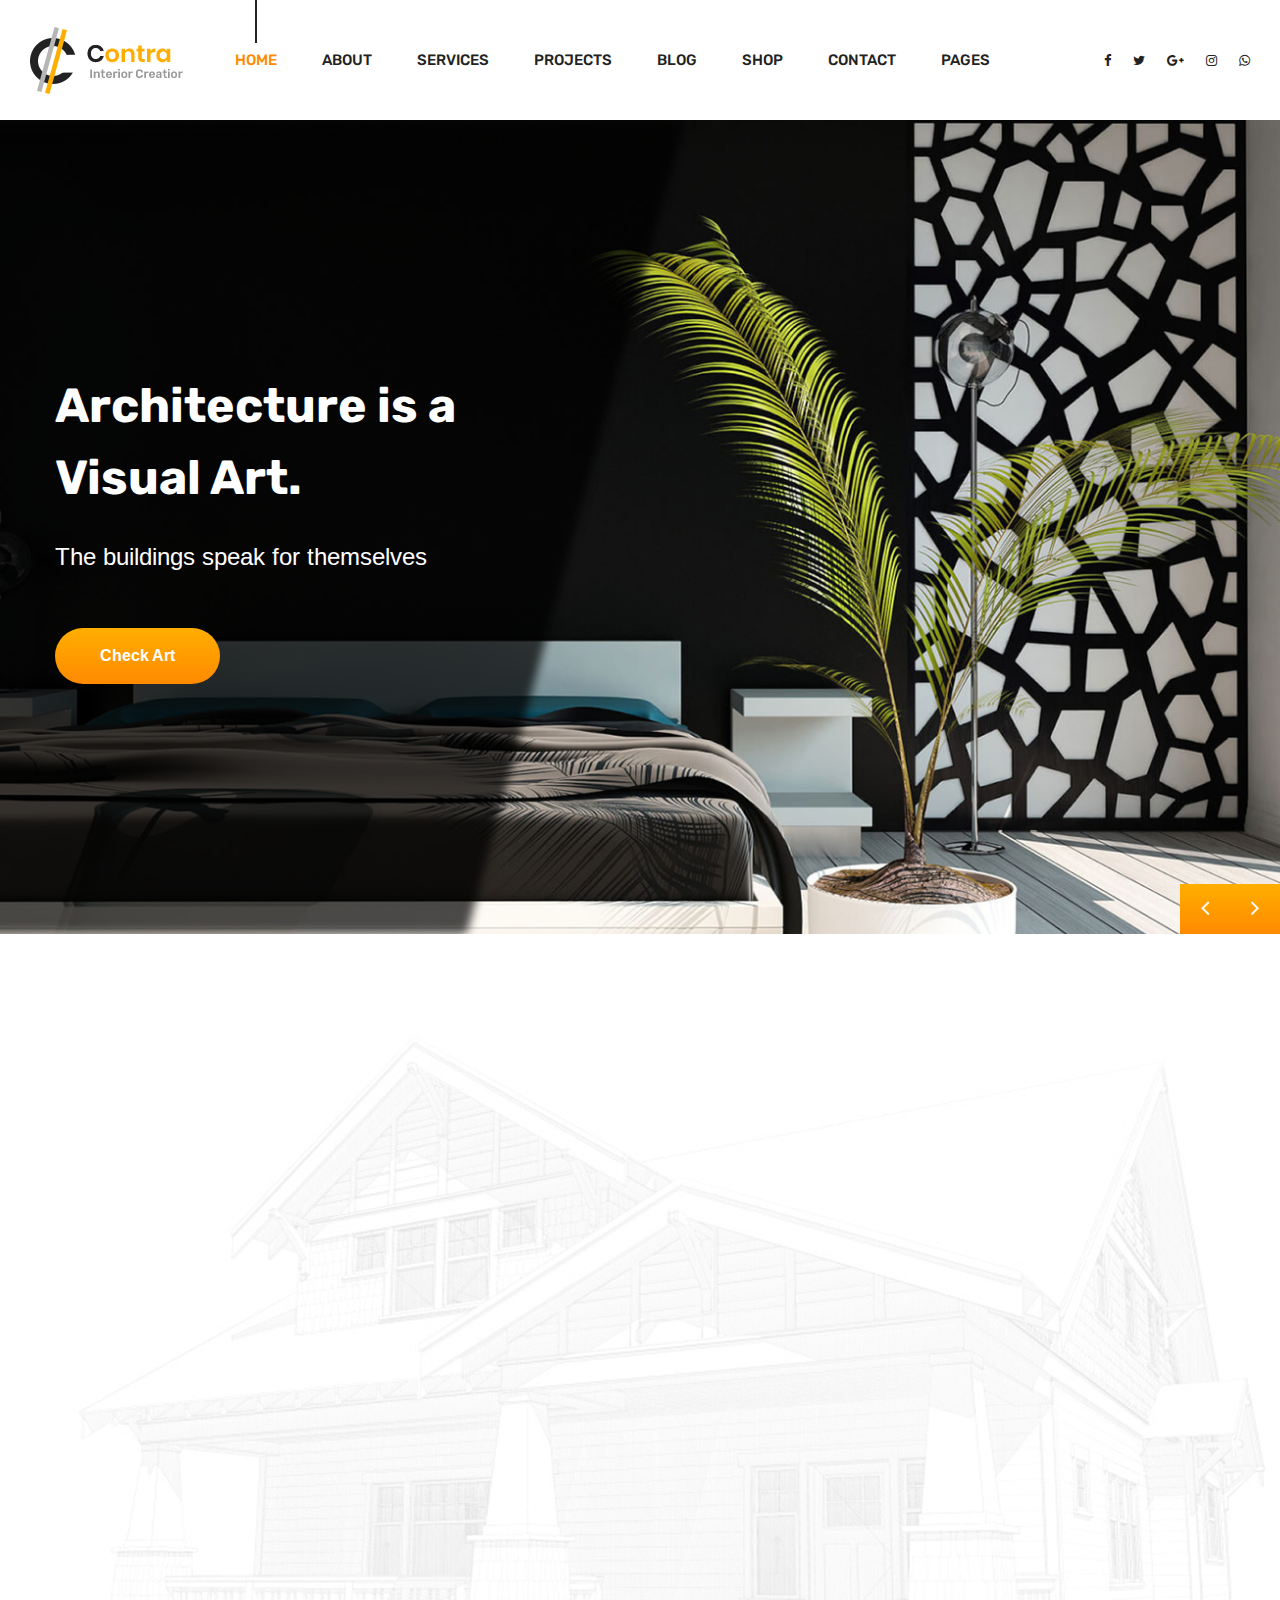
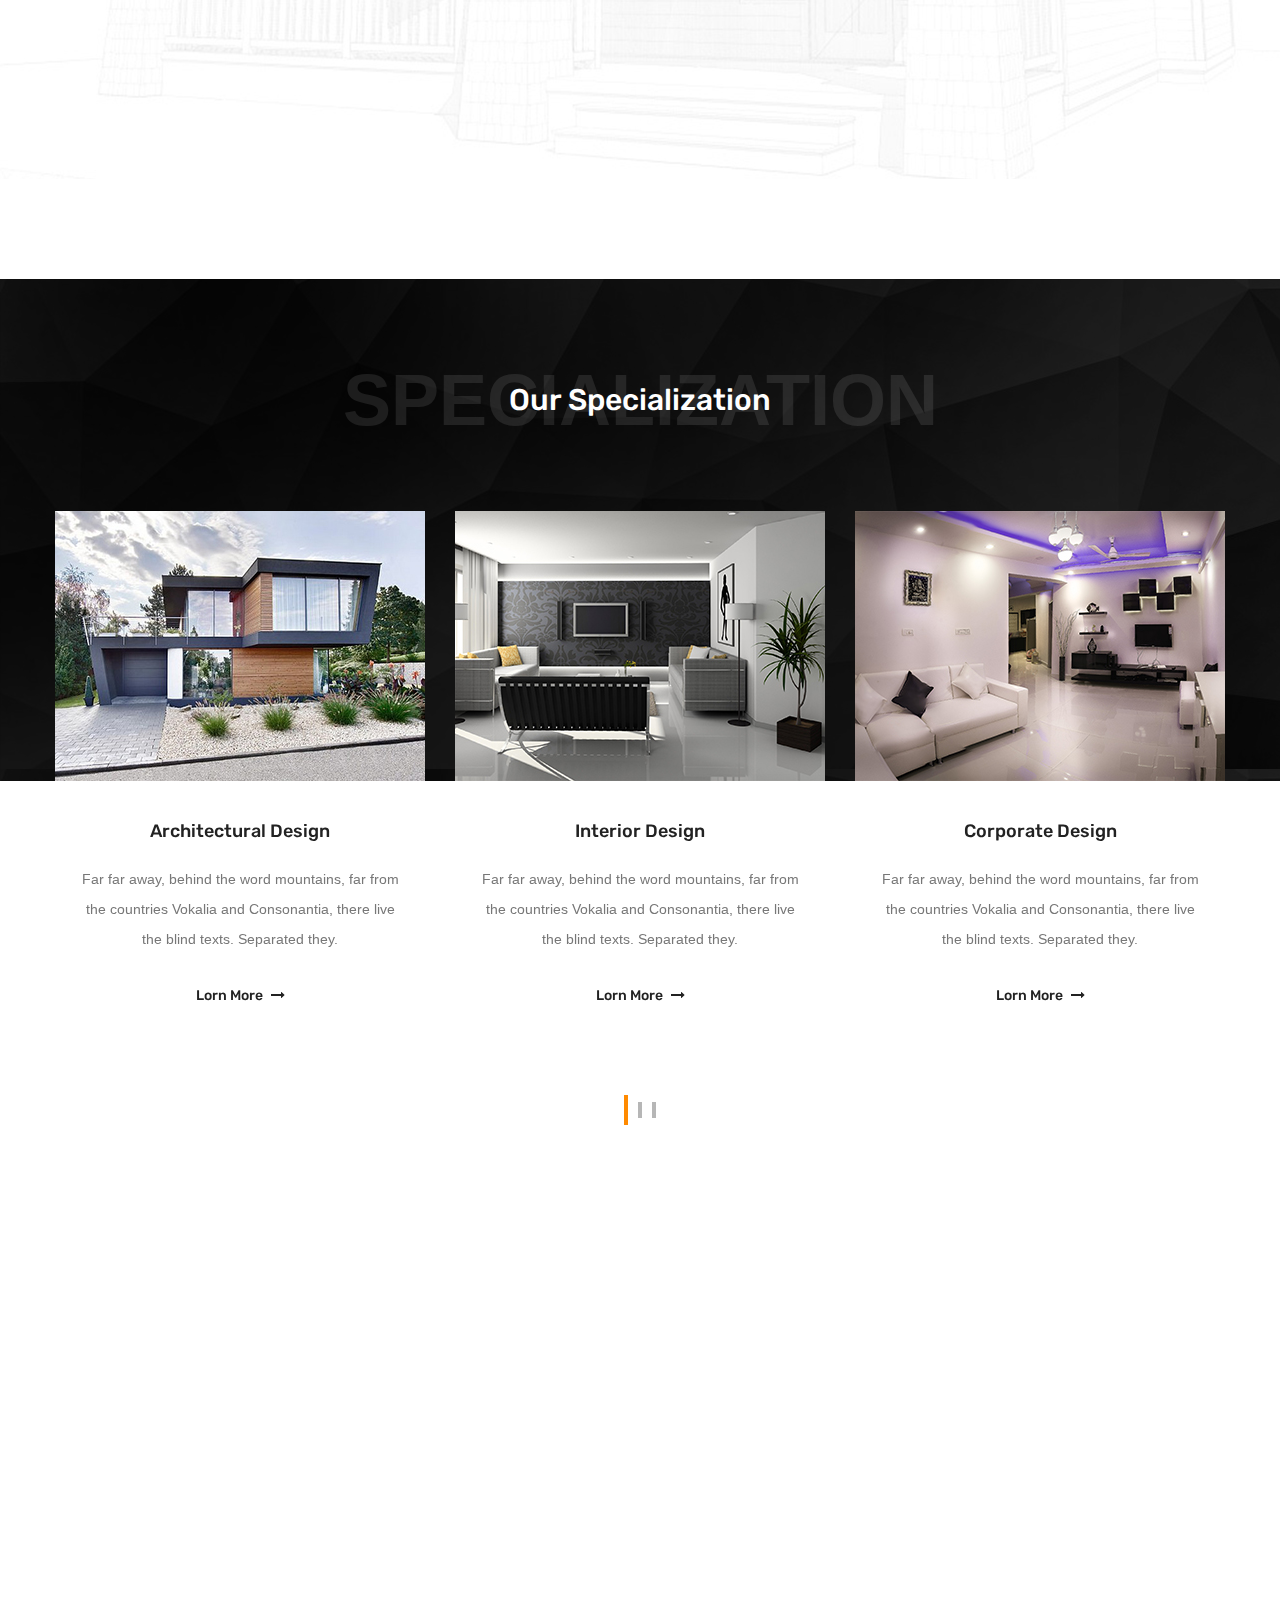
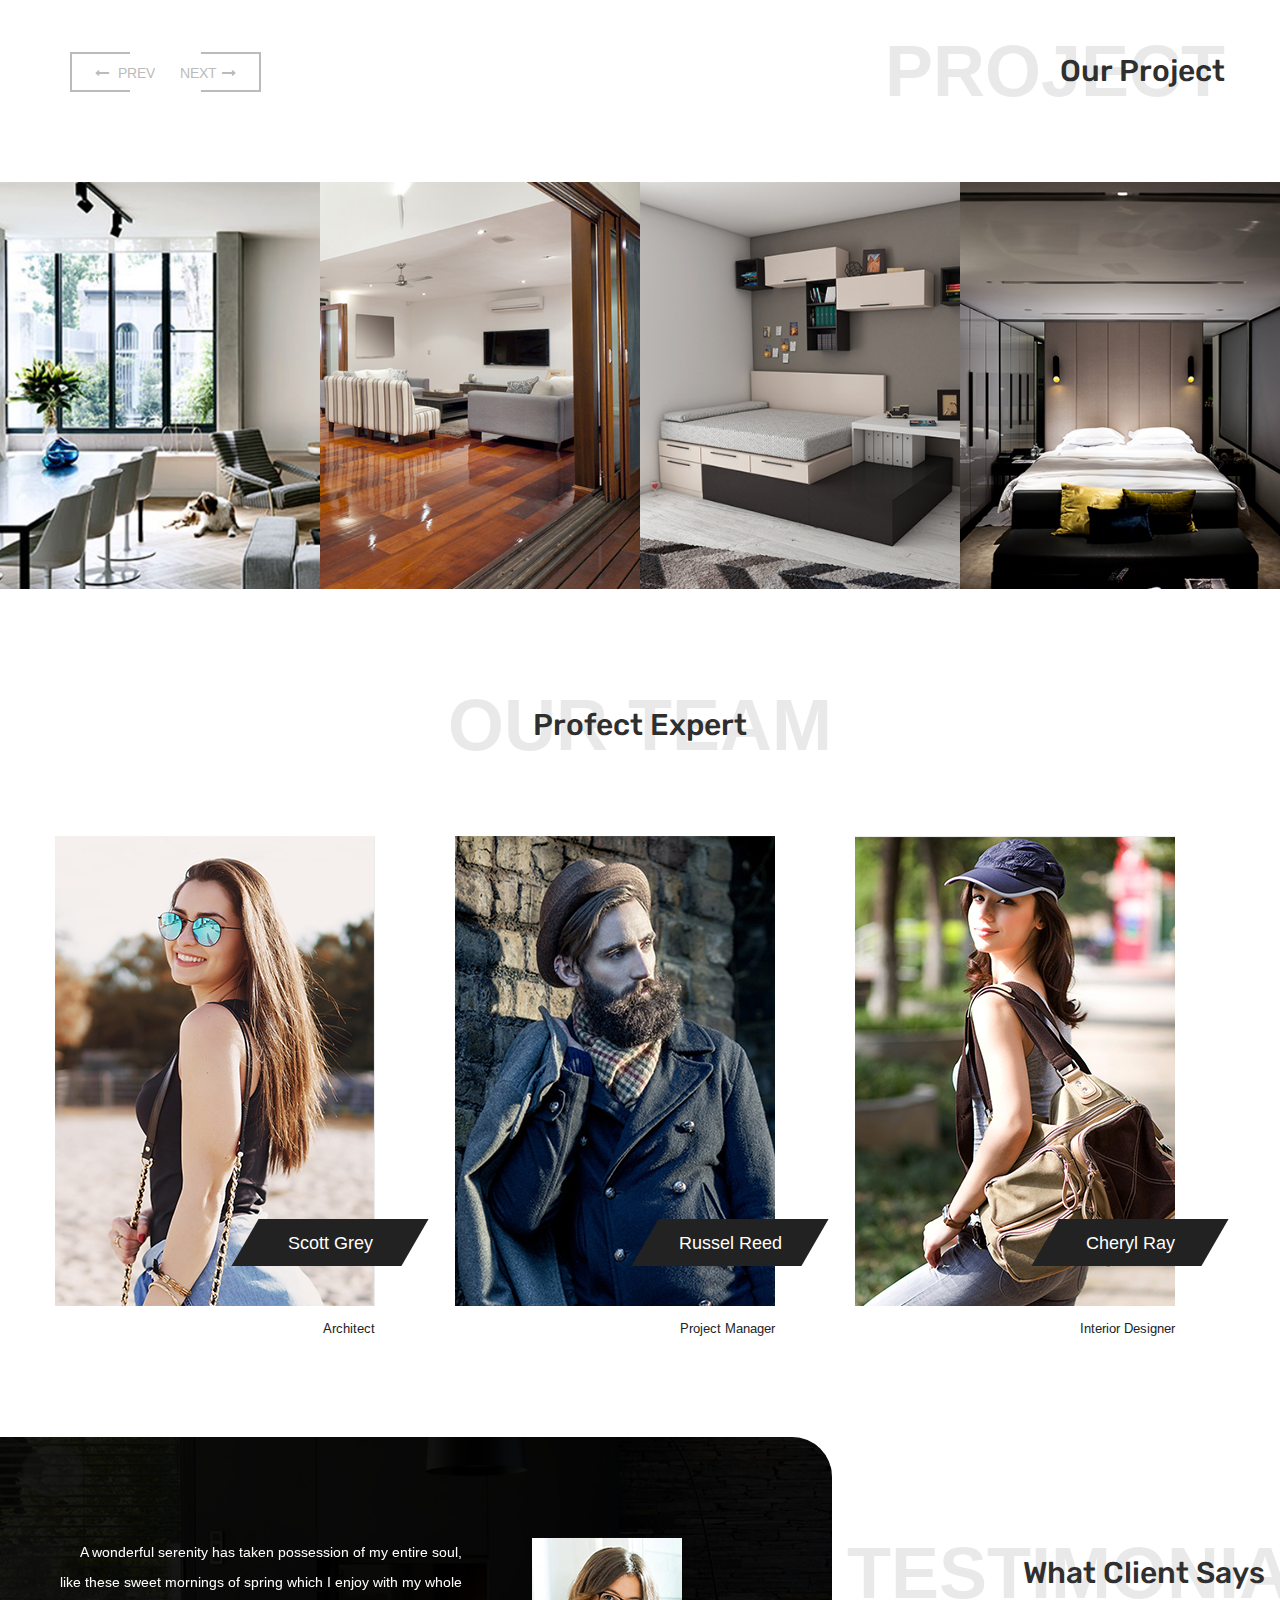
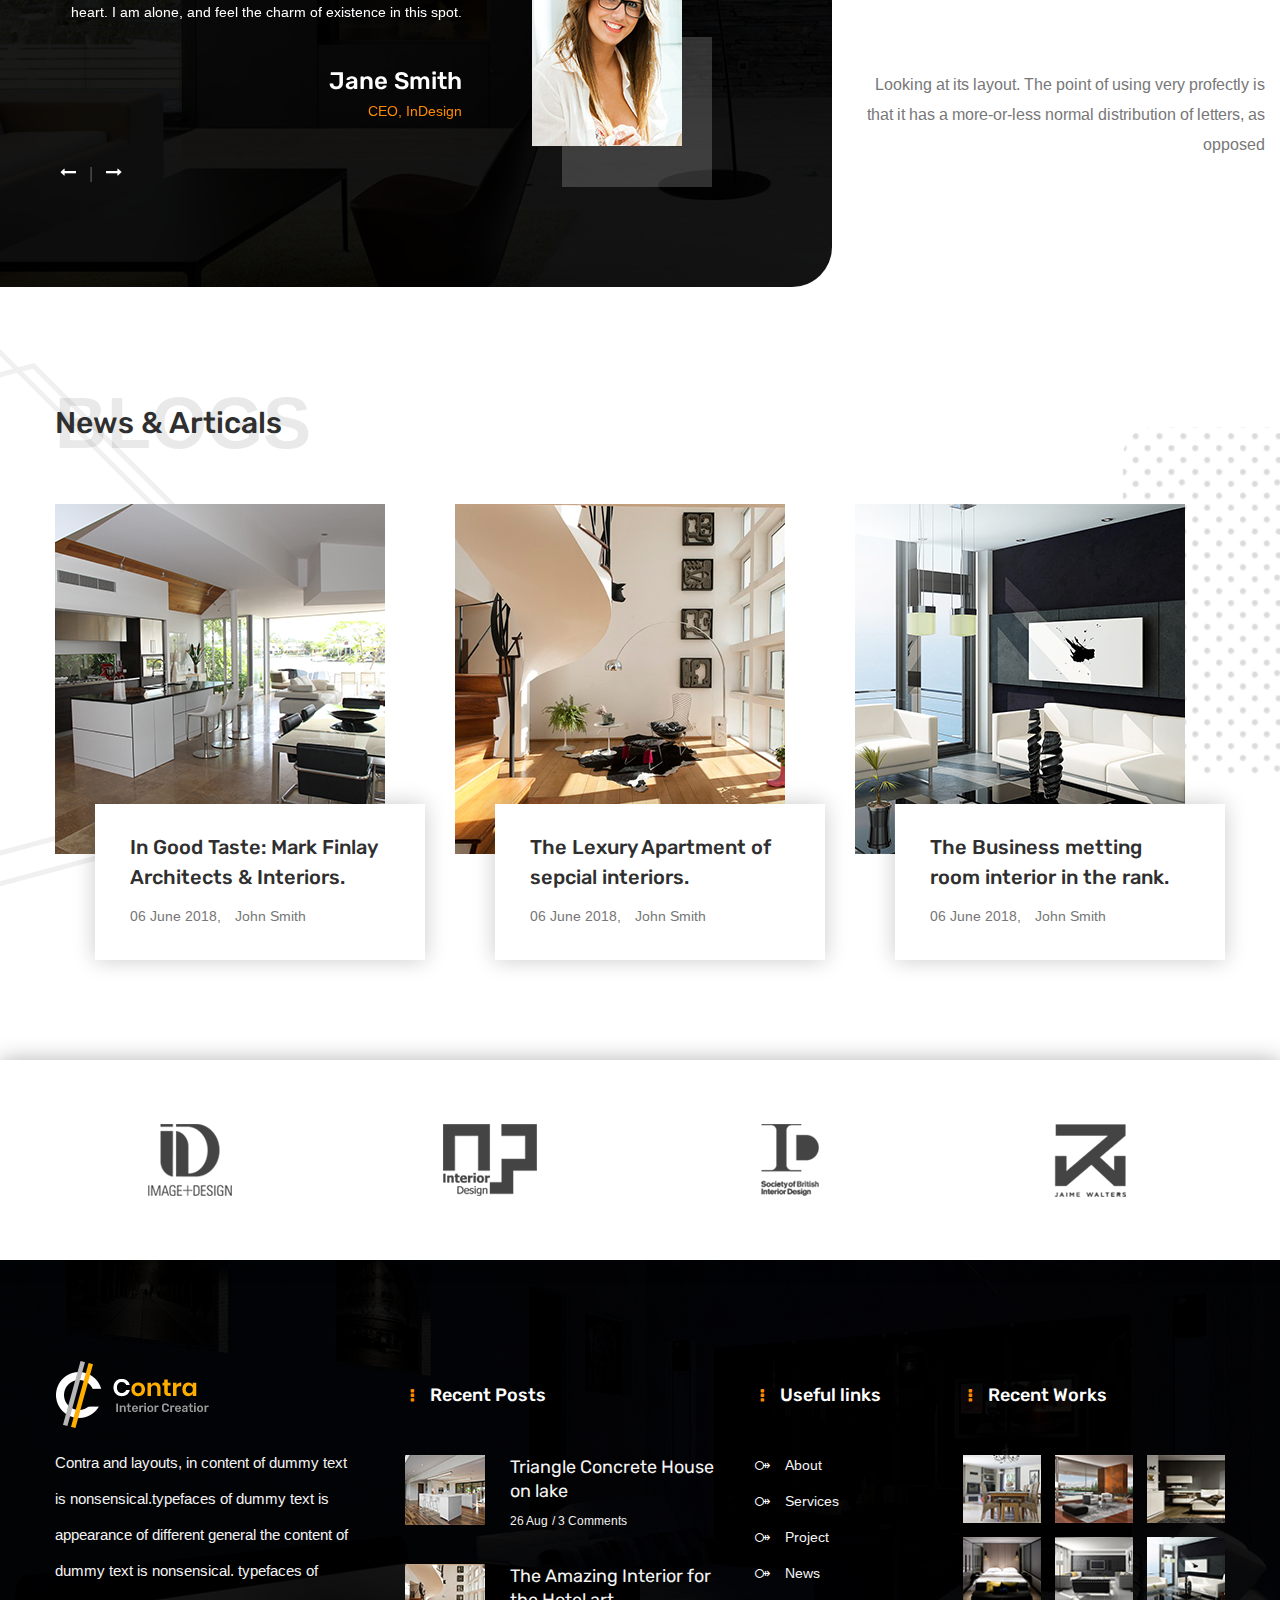
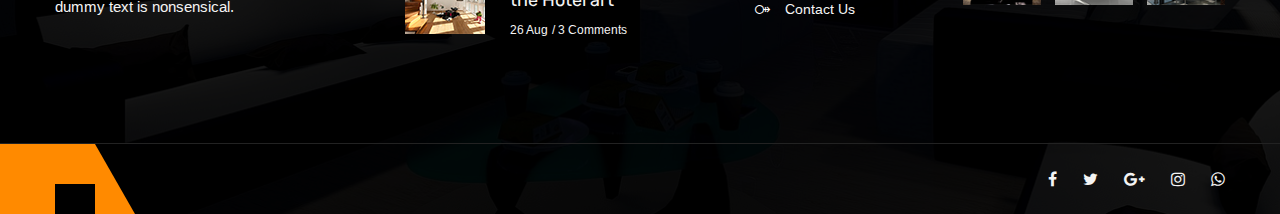
<file: index-5.html>
<!DOCTYPE html>
<html lang="en">

<!-- index-427:04-->
<head>
<meta charset="utf-8">
<title>Contra - Interior Creator HTML Template | Home Page 01</title>
<!-- Stylesheets -->
<link href="css/bootstrap.css" rel="stylesheet">
<link href="css/style.css" rel="stylesheet">
<link href="css/responsive.css" rel="stylesheet">   
<!--Color Switcher Mockup-->
<link href="css/color-switcher-design.css" rel="stylesheet">
<!--Color Themes-->
<link id="theme-color-file" href="css/color-themes/default-theme.css" rel="stylesheet">

<link rel="shortcut icon" href="images/favicon.png" type="image/x-icon">
<link rel="icon" href="images/favicon.png" type="image/x-icon">
<!-- Responsive -->
<meta http-equiv="X-UA-Compatible" content="IE=edge">
<meta name="viewport" content="width=device-width, initial-scale=1.0, maximum-scale=1.0, user-scalable=0">
<!--[if lt IE 9]><script src="https://cdnjs.cloudflare.com/ajax/libs/html5shiv/3.7.3/html5shiv.js"></script><![endif]-->
<!--[if lt IE 9]><script src="js/respond.js"></script><![endif]-->
</head>

<body>

<div class="page-wrapper">
    <!-- Preloader -->
    <div class="preloader"></div>
    
    <!-- Main Header-->
    <header class="main-header header-style-five">
        <div class="main-box">
            <div class="inner-container clearfix">
                <div class="logo-box">
                    <div class="logo"><a href="index-2.html"><img src="images/logo.png" alt="" title=""></a></div>
                </div>

                <div class="nav-outer">
                    <!-- Main Menu -->
                    <nav class="main-menu navbar-expand-md ">
                        <div class="navbar-header">
                            <!-- Toggle Button -->      
                            <button class="navbar-toggler" type="button" data-toggle="collapse" data-target="#navbarSupportedContent" aria-controls="navbarSupportedContent" aria-expanded="false" aria-label="Toggle navigation">
                                <span class="icon flaticon-menu-button"></span>
                            </button>
                        </div>
                        
                        <div class="collapse navbar-collapse clearfix" id="navbarSupportedContent">
                            <ul class="navigation clearfix">
                                <li class="current dropdown"><a href="#">Home</a>
                                    <ul>
                                        <li class="dropdown"><a href="#">Header Styles</a>
                                            <ul>
                                                <li><a href="index-2.html">Header Style One</a></li>
                                                <li><a href="index-3.html">Header Style Two</a></li>
                                                <li><a href="index-4.html">Header Style Three</a></li>
                                                <li><a href="index-5.html">Header Style Four</a></li>
                                                <li><a href="index-6.html">Header Style Five</a></li>
                                                <li><a href="index-7.html">Header Style Six</a></li>
                                                <li><a href="about.html">Header Style Seven</a></li>
                                            </ul>
                                        </li>
                                        <li><a href="index-2.html">Home page 01</a></li>
                                        <li><a href="index-3.html">Home page 02</a></li>
                                        <li><a href="index-4.html">Home page 03</a></li>
                                        <li><a href="index-5.html">Home page 04</a></li>
                                        <li><a href="index-6.html">Home page 05</a></li>
                                        <li><a href="index-7.html">Home page 06</a></li>
                                    </ul>
                                </li>
                                <li class="dropdown"><a href="#">About</a>
                                    <ul>
                                        <li><a href="about.html">About Us</a></li>
                                        <li><a href="faq.html">FAQ's</a></li>
                                        <li><a href="team.html">Our Team</a></li>
                                        <li><a href="coming-soon.html">Coming Soon</a></li>
                                    </ul>
                                </li>
                                <li class="dropdown"><a href="#">Services</a>
                                    <ul>
                                        <li><a href="services.html">All Services</a></li>
                                        <li><a href="service-detail.html">Commercial Design</a></li>
                                        <li><a href="service-detail.html">Landescape Design</a></li>
                                        <li><a href="service-detail.html">Interior Design</a></li>
                                        <li><a href="service-detail.html">Complete Interior</a></li>
                                        <li><a href="service-detail.html">House Interior</a></li>
                                        <li><a href="service-detail.html">Service Detail</a></li>
                                    </ul>
                                </li>
                                <li class="dropdown"><a href="#">Projects</a>
                                    <ul>
                                        <li><a href="projects.html">Projects</a></li>
                                        <li><a href="project-detail.html">Project Detail</a></li>
                                    </ul>
                                </li>
                                <li class="dropdown"><a href="#">Blog</a>
                                    <ul>
                                        <li><a href="blog.html">Blog</a></li>
                                        <li><a href="blog-classic.html">Blog Classic</a></li>
                                        <li><a href="blog-detail.html">Blog Detail 01</a></li>
                                        <li><a href="blog-detail-2.html">Blog Detail 02</a></li>
                                        <li><a href="error-page.html">Error Page</a></li>
                                    </ul>
                                </li>
                                <li class="dropdown"><a href="#">Shop</a>
                                    <ul>
                                        <li><a href="shop.html">Shop</a></li>
                                        <li><a href="shop-single.html">Product Details</a></li>
                                        <li><a href="shoping-cart.html">Cart Page</a></li>
                                        <li><a href="checkout.html">Checkout Page</a></li>
                                        <li><a href="login.html">Registration Page</a></li>
                                    </ul>
                                </li>
                                <li><a href="contact.html">Contact</a></li>
                                <li class="dropdown has-mega-menu"><a href="#">Pages</a>
                                    <div class="mega-menu">
                                        <div class="mega-menu-bar row clearfix">
                                            <div class="column col-lg-3 col-md-3 col-sm-12">
                                                <h3>About</h3>
                                                <ul>
                                                    <li><a href="about.html">About Us</a></li>
                                                    <li><a href="faq.html">FAQ's</a></li>
                                                    <li><a href="team.html">Our Team</a></li>
                                                    <li><a href="coming-soon.html">Coming Soon</a></li>
                                                    <li><a href="login.html">Login</a></li>
                                                </ul>
                                            </div>
                                            <div class="column col-lg-3 col-md-3 col-sm-12">
                                                <h3>Services</h3>
                                                <ul>
                                                    <li><a href="services.html">All Services</a></li>
                                                    <li><a href="service-detail.html">Commercial Design</a></li>
                                                    <li><a href="service-detail.html">Landescape Design</a></li>
                                                    <li><a href="service-detail.html">Complete Interior</a></li>
                                                    <li><a href="service-detail.html">Service Detail</a></li>
                                                </ul>
                                            </div>
                                            <div class="column col-lg-3 col-md-3 col-sm-12">
                                                <h3>Projects</h3>
                                                <ul>
                                                    <li><a href="projects.html">Projects</a></li>
                                                    <li><a href="projects.html">Commercial Projects</a></li>
                                                    <li><a href="projects.html">Landescape Projects</a></li>
                                                    <li><a href="project-detail.html">Project Detail</a></li>
                                                    <li><a href="contact.html">Contact</a></li>
                                                </ul>
                                            </div>
                                            <div class="column col-lg-3 col-md-3 col-sm-12">
                                                <h3>Blog</h3>
                                                <ul>
                                                    <li><a href="blog.html">Blog Grid</a></li>
                                                    <li><a href="blog-classic.html">Blog Classic</a></li>
                                                    <li><a href="blog-detail.html">Blog Detail 01</a></li>
                                                    <li><a href="blog-detail-2.html">Blog Detail 01</a></li>
                                                    <li><a href="error-page.html">Error Page</a></li>
                                                </ul>
                                            </div>
                                        </div>
                                    </div>
                                </li>
                            </ul>
                        </div>
                    </nav><!-- Main Menu End-->                        
                </div>

                <!-- Main Menu End-->
                <div class="outer-box clearfix">
                    <ul class="social-icon-one">
                        <li><a href="#"><i class="fa fa-facebook"></i></a></li>
                        <li><a href="#"><i class="fa fa-twitter"></i></a></li>
                        <li><a href="#"><i class="fa fa-google-plus"></i></a></li>
                        <li><a href="#"><i class="fa fa-instagram"></i></a></li>
                        <li><a href="#"><i class="fa fa-whatsapp"></i></a></li>
                    </ul>

                    <ul class="contact-info">
                        <li><span>Phone :</span> (+84) 867-557-243</li>
                        <li><span>EMAIL :</span> <a href="#">Support@yourdomain.com</a></li>
                    </ul>          
                </div>
            </div>
        </div>

        <!-- Sticky Header  -->
        <div class="sticky-header">
            <div class="auto-container clearfix">
                <!--Logo-->
                <div class="logo pull-left">
                    <a href="index-2.html" title=""><img src="images/logo-small.png" alt="" title=""></a>
                </div>
                <!--Right Col-->
                <div class="pull-right">
                    <!-- Main Menu -->
                    <nav class="main-menu">
                        <div class="navbar-collapse show collapse clearfix">
                            <ul class="navigation clearfix">
                                <li class="current dropdown"><a href="#">Home</a>
                                    <ul>
                                        <li class="dropdown"><a href="#">Header Styles</a>
                                            <ul>
                                                <li><a href="index-2.html">Header Style One</a></li>
                                                <li><a href="index-3.html">Header Style Two</a></li>
                                                <li><a href="index-4.html">Header Style Three</a></li>
                                                <li><a href="index-5.html">Header Style Four</a></li>
                                                <li><a href="index-6.html">Header Style Five</a></li>
                                                <li><a href="index-7.html">Header Style Six</a></li>
                                                <li><a href="about.html">Header Style Seven</a></li>
                                            </ul>
                                        </li>
                                        <li><a href="index-2.html">Home page 01</a></li>
                                        <li><a href="index-3.html">Home page 02</a></li>
                                        <li><a href="index-4.html">Home page 03</a></li>
                                        <li><a href="index-5.html">Home page 04</a></li>
                                        <li><a href="index-6.html">Home page 05</a></li>
                                        <li><a href="index-7.html">Home page 06</a></li>
                                    </ul>
                                </li>
                                <li class="dropdown"><a href="#">About</a>
                                    <ul>
                                        <li><a href="about.html">About Us</a></li>
                                        <li><a href="faq.html">FAQ's</a></li>
                                        <li><a href="team.html">Our Team</a></li>
                                        <li><a href="coming-soon.html">Coming Soon</a></li>
                                    </ul>
                                </li>
                                <li class="dropdown"><a href="#">Services</a>
                                    <ul>
                                        <li><a href="services.html">All Services</a></li>
                                        <li><a href="service-detail.html">Commercial Design</a></li>
                                        <li><a href="service-detail.html">Landescape Design</a></li>
                                        <li><a href="service-detail.html">Interior Design</a></li>
                                        <li><a href="service-detail.html">Complete Interior</a></li>
                                        <li><a href="service-detail.html">House Interior</a></li>
                                        <li><a href="service-detail.html">Service Detail</a></li>
                                    </ul>
                                </li>
                                <li class="dropdown"><a href="#">Projects</a>
                                    <ul>
                                        <li><a href="projects.html">Projects</a></li>
                                        <li><a href="project-detail.html">Project Detail</a></li>
                                    </ul>
                                </li>
                                <li class="dropdown"><a href="#">Blog</a>
                                    <ul>
                                        <li><a href="blog.html">Blog</a></li>
                                        <li><a href="blog-classic.html">Blog Classic</a></li>
                                        <li><a href="blog-detail.html">Blog Detail 01</a></li>
                                        <li><a href="blog-detail-2.html">Blog Detail 02</a></li>
                                        <li><a href="error-page.html">Error Page</a></li>
                                    </ul>
                                </li>
                                <li class="dropdown"><a href="#">Shop</a>
                                    <ul>
                                        <li><a href="shop.html">Shop</a></li>
                                        <li><a href="shop-single.html">Product Details</a></li>
                                        <li><a href="shoping-cart.html">Cart Page</a></li>
                                        <li><a href="checkout.html">Checkout Page</a></li>
                                        <li><a href="login.html">Registration Page</a></li>
                                    </ul>
                                </li>
                                <li><a href="contact.html">Contact</a></li>
                                <li class="dropdown has-mega-menu"><a href="#">Pages</a>
                                    <div class="mega-menu">
                                        <div class="mega-menu-bar row clearfix">
                                            <div class="column col-lg-3 col-md-3 col-sm-12">
                                                <h3>About</h3>
                                                <ul>
                                                    <li><a href="about.html">About Us</a></li>
                                                    <li><a href="faq.html">FAQ's</a></li>
                                                    <li><a href="team.html">Our Team</a></li>
                                                    <li><a href="coming-soon.html">Coming Soon</a></li>
                                                    <li><a href="login.html">Login</a></li>
                                                </ul>
                                            </div>
                                            <div class="column col-lg-3 col-md-3 col-sm-12">
                                                <h3>Services</h3>
                                                <ul>
                                                    <li><a href="services.html">All Services</a></li>
                                                    <li><a href="service-detail.html">Commercial Design</a></li>
                                                    <li><a href="service-detail.html">Landescape Design</a></li>
                                                    <li><a href="service-detail.html">Complete Interior</a></li>
                                                    <li><a href="service-detail.html">Service Detail</a></li>
                                                </ul>
                                            </div>
                                            <div class="column col-lg-3 col-md-3 col-sm-12">
                                                <h3>Projects</h3>
                                                <ul>
                                                    <li><a href="projects.html">Projects</a></li>
                                                    <li><a href="projects.html">Commercial Projects</a></li>
                                                    <li><a href="projects.html">Landescape Projects</a></li>
                                                    <li><a href="project-detail.html">Project Detail</a></li>
                                                    <li><a href="contact.html">Contact</a></li>
                                                </ul>
                                            </div>
                                            <div class="column col-lg-3 col-md-3 col-sm-12">
                                                <h3>Blog</h3>
                                                <ul>
                                                    <li><a href="blog.html">Blog Grid</a></li>
                                                    <li><a href="blog-classic.html">Blog Classic</a></li>
                                                    <li><a href="blog-detail.html">Blog Detail 01</a></li>
                                                    <li><a href="blog-detail-2.html">Blog Detail 01</a></li>
                                                    <li><a href="error-page.html">Error Page</a></li>
                                                </ul>
                                            </div>
                                        </div>
                                    </div>
                                </li>
                            </ul> 
                        </div>
                    </nav><!-- Main Menu End-->
                </div>
            </div>
        </div><!-- End Sticky Menu -->
    </header>
    <!--End Main Header -->

    <!-- Bnner Section -->
    <section class="banner-section-four">
        <div class="banner-carousel-three owl-carousel owl-theme">
            <div class="slide-item" style="background-image: url(images/main-slider/image-1.jpg);">
                <div class="auto-container">
                    <div class="content-box">
                        <h2>Architecture is a <br> Visual Art.</h2>
                        <div class="text">The buildings speak for themselves</div>
                        <div class="link-box">
                            <a href="about.html" class="theme-btn btn-style-one">Check Art</a>
                        </div>
                    </div>
                </div>
            </div>

            <div class="slide-item" style="background-image: url(images/main-slider/image-2.jpg);">
                <div class="auto-container">
                    <div class="content-box">
                        <h2>Architecture is a <br> Visual Art.</h2>
                        <div class="text">The buildings speak for themselves</div>
                        <div class="link-box">
                            <a href="about.html" class="theme-btn btn-style-one">Check Art</a>
                        </div>
                    </div>
                </div>
            </div>

            <div class="slide-item" style="background-image: url(images/main-slider/image-3.jpg);">
                <div class="auto-container">
                    <div class="content-box">
                        <h2>Architecture is a <br> Visual Art.</h2>
                        <div class="text">The buildings speak for themselves</div>
                        <div class="link-box">
                            <a href="about.html" class="theme-btn btn-style-one">Check Art</a>
                        </div>
                    </div>
                </div>
            </div>

        </div>
    </section>
    <!-- End Bnner Section -->

    <!-- About Section -->
    <section class="about-section" style="background-image: url(images/background/1.jpg);">
        <div class="auto-container">
            <div class="row no-gutters">
                <!-- Image Column -->
                <div class="image-column col-lg-6 col-md-12 col-sm-12">
                    <div class="inner-column">
                        <div class="title-box wow fadeInLeft" data-wow-delay='1200ms'>
                            <h2>ABOUT <br> US</h2>
                        </div>
                        <div class="image-box">
                            <figure class="alphabet-img wow fadeInRight"><img src="images/resource/alphabet-image.png" alt=""></figure>
                            <figure class="image wow fadeInRight" data-wow-delay='600ms'><img src="images/resource/image-1.jpg" alt=""></figure>
                        </div>
                    </div>
                </div>

                <!-- Content Column -->
                <div class="content-column col-lg-6 col-md-12 col-sm-12">
                    <div class="inner-column wow fadeInLeft">
                        <div class="content-box">
                            <div class="title">
                                <h2>Any  Complexity <br>For Any Cat</h2>
                            </div>
                            <div class="text">Our company has many years experience and specializes in manufacturing, salling, serviceing and repairing cardan shafts (cardans) for various vehicles, technological equipment, tractor, special machinery and agricultural machinery of verious domestic and foreign manufacturers.</div>
                            <div class="link-box"><a href="about.html" class="theme-btn btn-style-one">About Us</a></div>
                        </div>
                    </div>
                </div>
            </div>
        </div>
    </section>
    <!--End About Section -->

    <!-- Services Section -->
    <section class="services-section">
        <div class="upper-box" style="background-image: url(images/background/2.jpg);">
            <div class="auto-container">    
                <div class="sec-title text-center light">
                    <span class="float-text">Specialization</span>
                    <h2>Our Specialization</h2>
                </div>
            </div>
        </div>

        <div class="services-box">
            <div class="auto-container">
                <div class="services-carousel owl-carousel owl-theme">
                    <!-- Service Block -->
                    <div class="service-block">
                        <div class="inner-box">
                            <div class="image-box">
                                <figure class="image"><a href="service-detail.html"><img src="images/resource/service-1.jpg" alt=""></a></figure>
                            </div>
                            <div class="lower-content">
                                <h3><a href="service-detail.html">Architectural Design</a></h3>
                                <div class="text">Far far away, behind the word mountains, far from the countries Vokalia and Consonantia, there live the blind texts. Separated they.</div>
                                <div class="link-box">
                                    <a href="service-detail.html">Lorn More <i class="fa fa-long-arrow-right"></i></a>
                                </div>
                            </div>
                        </div>
                    </div>

                    <!-- Service Block -->
                    <div class="service-block">
                        <div class="inner-box">
                            <div class="image-box">
                                <figure class="image"><a href="service-detail.html"><img src="images/resource/service-2.jpg" alt=""></a></figure>
                            </div>
                            <div class="lower-content">
                                <h3><a href="service-detail.html">Interior Design</a></h3>
                                <div class="text">Far far away, behind the word mountains, far from the countries Vokalia and Consonantia, there live the blind texts. Separated they.</div>
                                <div class="link-box">
                                    <a href="service-detail.html">Lorn More <i class="fa fa-long-arrow-right"></i></a>
                                </div>
                            </div>
                        </div>
                    </div>

                    <!-- Service Block -->
                    <div class="service-block">
                        <div class="inner-box">
                            <div class="image-box">
                                <figure class="image"><a href="service-detail.html"><img src="images/resource/service-3.jpg" alt=""></a></figure>
                            </div>
                            <div class="lower-content">
                                <h3><a href="service-detail.html">Corporate Design</a></h3>
                                <div class="text">Far far away, behind the word mountains, far from the countries Vokalia and Consonantia, there live the blind texts. Separated they.</div>
                                <div class="link-box">
                                    <a href="service-detail.html">Lorn More <i class="fa fa-long-arrow-right"></i></a>
                                </div>
                            </div>
                        </div>
                    </div>

                    <!-- Service Block -->
                    <div class="service-block">
                        <div class="inner-box">
                            <div class="image-box">
                                <figure class="image"><a href="service-detail.html"><img src="images/resource/service-1.jpg" alt=""></a></figure>
                            </div>
                            <div class="lower-content">
                                <h3><a href="service-detail.html">Architectural Design</a></h3>
                                <div class="text">Far far away, behind the word mountains, far from the countries Vokalia and Consonantia, there live the blind texts. Separated they.</div>
                                <div class="link-box">
                                    <a href="service-detail.html">Lorn More <i class="fa fa-long-arrow-right"></i></a>
                                </div>
                            </div>
                        </div>
                    </div>

                    <!-- Service Block -->
                    <div class="service-block">
                        <div class="inner-box">
                            <div class="image-box">
                                <figure class="image"><a href="service-detail.html"><img src="images/resource/service-2.jpg" alt=""></a></figure>
                            </div>
                            <div class="lower-content">
                                <h3><a href="service-detail.html">Interior Design</a></h3>
                                <div class="text">Far far away, behind the word mountains, far from the countries Vokalia and Consonantia, there live the blind texts. Separated they.</div>
                                <div class="link-box">
                                    <a href="service-detail.html">Lorn More <i class="fa fa-long-arrow-right"></i></a>
                                </div>
                            </div>
                        </div>
                    </div>

                    <!-- Service Block -->
                    <div class="service-block">
                        <div class="inner-box">
                            <div class="image-box">
                                <figure class="image"><a href="service-detail.html"><img src="images/resource/service-3.jpg" alt=""></a></figure>
                            </div>
                            <div class="lower-content">
                                <h3><a href="service-detail.html">Corporate Design</a></h3>
                                <div class="text">Far far away, behind the word mountains, far from the countries Vokalia and Consonantia, there live the blind texts. Separated they.</div>
                                <div class="link-box">
                                    <a href="service-detail.html">Lorn More <i class="fa fa-long-arrow-right"></i></a>
                                </div>
                            </div>
                        </div>
                    </div>

                    <!-- Service Block -->
                    <div class="service-block">
                        <div class="inner-box">
                            <div class="image-box">
                                <figure class="image"><a href="service-detail.html"><img src="images/resource/service-1.jpg" alt=""></a></figure>
                            </div>
                            <div class="lower-content">
                                <h3><a href="service-detail.html">Architectural Design</a></h3>
                                <div class="text">Far far away, behind the word mountains, far from the countries Vokalia and Consonantia, there live the blind texts. Separated they.</div>
                                <div class="link-box">
                                    <a href="service-detail.html">Lorn More <i class="fa fa-long-arrow-right"></i></a>
                                </div>
                            </div>
                        </div>
                    </div>

                    <!-- Service Block -->
                    <div class="service-block">
                        <div class="inner-box">
                            <div class="image-box">
                                <figure class="image"><a href="service-detail.html"><img src="images/resource/service-2.jpg" alt=""></a></figure>
                            </div>
                            <div class="lower-content">
                                <h3><a href="service-detail.html">Interior Design</a></h3>
                                <div class="text">Far far away, behind the word mountains, far from the countries Vokalia and Consonantia, there live the blind texts. Separated they.</div>
                                <div class="link-box">
                                    <a href="service-detail.html">Lorn More <i class="fa fa-long-arrow-right"></i></a>
                                </div>
                            </div>
                        </div>
                    </div>

                    <!-- Service Block -->
                    <div class="service-block">
                        <div class="inner-box">
                            <div class="image-box">
                                <figure class="image"><a href="service-detail.html"><img src="images/resource/service-3.jpg" alt=""></a></figure>
                            </div>
                            <div class="lower-content">
                                <h3><a href="service-detail.html">Corporate Design</a></h3>
                                <div class="text">Far far away, behind the word mountains, far from the countries Vokalia and Consonantia, there live the blind texts. Separated they.</div>
                                <div class="link-box">
                                    <a href="service-detail.html">Lorn More <i class="fa fa-long-arrow-right"></i></a>
                                </div>
                            </div>
                        </div>
                    </div>
                </div>
            </div>
        </div>
    </section>
    <!--End Services Section -->

    <!-- Fun Fact Section -->
    <section class="fun-fact-section">
        <div class="outer-box" style="background-image: url(images/background/3.jpg);">
            <div class="auto-container">
                <div class="fact-counter">
                    <div class="row">
                        <!--Column-->
                        <div class="counter-column col-lg-3 col-md-6 col-sm-12 wow fadeInUp">
                            <div class="count-box">
                                <div class="count"><span class="count-text" data-speed="5000" data-stop="14">0</span></div>
                                <h4 class="counter-title">Years of <br>Experience</h4>
                            </div>
                        </div>

                        <!--Column-->
                        <div class="counter-column col-lg-3 col-md-6 col-sm-12 wow fadeInUp" data-wow-delay="400ms">
                            <div class="count-box">
                                <div class="count"><span class="count-text" data-speed="5000" data-stop="237">0</span></div>
                                <h4 class="counter-title">Project <br>Taken</h4>
                            </div>
                        </div>

                        <!--Column-->
                        <div class="counter-column col-lg-3 col-md-6 col-sm-12 wow fadeInUp" data-wow-delay="800ms">
                            <div class="count-box">
                                <div class="count"><span class="count-text" data-speed="5000" data-stop="11">0</span>K</div>
                                <h4 class="counter-title">Twitter <br> Follower</h4>
                            </div>
                        </div>

                        <!--Column-->
                        <div class="counter-column col-lg-3 col-md-6 col-sm-12 wow fadeInUp" data-wow-delay="1200ms">
                            <div class="count-box">
                                <div class="count"><span class="count-text" data-speed="5000" data-stop="12">0</span></div>
                                <h4 class="counter-title">Awards<br>won</h4>
                            </div>
                        </div>
                    </div>
                </div>
            </div>
        </div>
    </section>
    <!--End Fun Fact Section -->

    <!-- Project Section -->
    <section class="projects-section">
        <div class="auto-container">
            <div class="sec-title text-right">
                <span class="float-text">Project</span>
                <h2>Our Project</h2>
            </div>
        </div>
        
        <div class="inner-container">
            <div class="projects-carousel owl-carousel owl-theme">
                <!-- Project Block -->
                <div class="project-block">
                    <div class="image-box">
                        <figure class="image"><img src="images/gallery/1.jpg" alt=""></figure>
                        <div class="overlay-box">
                            <h4><a href="project-detail.html">Laxury Home <br>Project</a></h4>
                            <div class="btn-box">
                                <a href="images/gallery/1.jpg" class="lightbox-image" data-fancybox="gallery"><i class="fa fa-search"></i></a>
                                <a href="project-detail.html"><i class="fa fa-external-link"></i></a>
                            </div>
                            <span class="tag">Architecture</span>
                        </div>
                    </div>
                </div>

                <!-- Project Block -->
                <div class="project-block">
                    <div class="image-box">
                        <figure class="image"><img src="images/gallery/2.jpg" alt=""></figure>
                        <div class="overlay-box">
                            <h4><a href="project-detail.html">Laxury Home <br>Project</a></h4>
                            <div class="btn-box">
                                <a href="images/gallery/2.jpg" class="lightbox-image" data-fancybox="gallery"><i class="fa fa-search"></i></a>
                                <a href="project-detail.html"><i class="fa fa-external-link"></i></a>
                            </div>
                            <span class="tag">Architecture</span>
                        </div>
                    </div>
                </div>

                <!-- Project Block -->
                <div class="project-block">
                    <div class="image-box">
                        <figure class="image"><img src="images/gallery/3.jpg" alt=""></figure>
                        <div class="overlay-box">
                            <h4><a href="project-detail.html">Laxury Home <br>Project</a></h4>
                            <div class="btn-box">
                                <a href="images/gallery/3.jpg" class="lightbox-image" data-fancybox="gallery"><i class="fa fa-search"></i></a>
                                <a href="project-detail.html"><i class="fa fa-external-link"></i></a>
                            </div>
                            <span class="tag">Architecture</span>
                        </div>
                    </div>
                </div>

                <!-- Project Block -->
                <div class="project-block">
                    <div class="image-box">
                        <figure class="image"><img src="images/gallery/4.jpg" alt=""></figure>
                        <div class="overlay-box">
                            <h4><a href="project-detail.html">Laxury Home <br>Project</a></h4>
                            <div class="btn-box">
                                <a href="images/gallery/4.jpg" class="lightbox-image" data-fancybox="gallery"><i class="fa fa-search"></i></a>
                                <a href="project-detail.html"><i class="fa fa-external-link"></i></a>
                            </div>
                            <span class="tag">Architecture</span>
                        </div>
                    </div>
                </div>

                <!-- Project Block -->
                <div class="project-block">
                    <div class="image-box">
                        <figure class="image"><img src="images/gallery/5.jpg" alt=""></figure>
                        <div class="overlay-box">
                            <h4><a href="project-detail.html">Laxury Home <br>Project</a></h4>
                            <div class="btn-box">
                                <a href="images/gallery/5.jpg" class="lightbox-image" data-fancybox="gallery"><i class="fa fa-search"></i></a>
                                <a href="project-detail.html"><i class="fa fa-external-link"></i></a>
                            </div>
                            <span class="tag">Architecture</span>
                        </div>
                    </div>
                </div>

                <!-- Project Block -->
                <div class="project-block">
                    <div class="image-box">
                        <figure class="image"><img src="images/gallery/3.jpg" alt=""></figure>
                        <div class="overlay-box">
                            <h4><a href="project-detail.html">Laxury Home <br>Project</a></h4>
                            <div class="btn-box">
                                <a href="images/gallery/3.jpg" class="lightbox-image" data-fancybox="gallery"><i class="fa fa-search"></i></a>
                                <a href="project-detail.html"><i class="fa fa-external-link"></i></a>
                            </div>
                            <span class="tag">Architecture</span>
                        </div>
                    </div>
                </div>
            </div>
        </div>
    </section>
    <!--End Project Section -->

    <!-- Team Section -->
    <section class="team-section">
        <div class="auto-container">
            <div class="sec-title text-center">
                <span class="float-text">Our Team</span>
                <h2>Profect Expert</h2>
            </div>

            <div class="row clearfix">
                <!-- Team Block -->
                <div class="team-block col-lg-4 col-md-6 col-sm-12">
                    <div class="inner-box">
                        <div class="image-box">
                            <div class="image"><a href="team.html"><img src="images/resource/team-1.jpg" alt=""></a></div>
                            <ul class="social-links">
                                <li><a href="#"><i class="fa fa-facebook"></i></a></li>
                                <li><a href="#"><i class="fa fa-twitter"></i></a></li>
                                <li><a href="#"><i class="fa fa-google-plus"></i></a></li>
                                <li><a href="#"><i class="fa fa-instagram"></i></a></li>
                                <li><a href="#"><i class="fa fa-whatsapp"></i></a></li>
                            </ul>
                            <h3 class="name"><a href="team.html">Scott Grey</a></h3>
                        </div>
                        <span class="designation">Architect</span>
                    </div>
                </div>

                <!-- Team Block -->
                <div class="team-block col-lg-4 col-md-6 col-sm-12">
                    <div class="inner-box">
                        <div class="image-box">
                            <div class="image"><a href="team.html"><img src="images/resource/team-2.jpg" alt=""></a></div>
                            <ul class="social-links">
                                <li><a href="#"><i class="fa fa-facebook"></i></a></li>
                                <li><a href="#"><i class="fa fa-twitter"></i></a></li>
                                <li><a href="#"><i class="fa fa-google-plus"></i></a></li>
                                <li><a href="#"><i class="fa fa-instagram"></i></a></li>
                                <li><a href="#"><i class="fa fa-whatsapp"></i></a></li>
                            </ul>
                            <h3 class="name"><a href="team.html">Russel Reed</a></h3>
                        </div>
                        <span class="designation">Project Manager</span>
                    </div>
                </div>

                <!-- Team Block -->
                <div class="team-block col-lg-4 col-md-6 col-sm-12">
                    <div class="inner-box">
                        <div class="image-box">
                            <div class="image"><a href="team.html"><img src="images/resource/team-3.jpg" alt=""></a></div>
                            <ul class="social-links">
                                <li><a href="#"><i class="fa fa-facebook"></i></a></li>
                                <li><a href="#"><i class="fa fa-twitter"></i></a></li>
                                <li><a href="#"><i class="fa fa-google-plus"></i></a></li>
                                <li><a href="#"><i class="fa fa-instagram"></i></a></li>
                                <li><a href="#"><i class="fa fa-whatsapp"></i></a></li>
                            </ul>
                            <h3 class="name"><a href="team.html">Cheryl Ray</a></h3>
                        </div>
                        <span class="designation">Interior Designer</span>
                    </div>
                </div>

            </div>
        </div>
    </section>
    <!--End Team Section -->

    <!-- Testimonial Section -->
    <section class="testimonial-section">
        <div class="outer-container clearfix">
            <!-- Title Column -->
            <div class="title-column clearfix">
                <div class="inner-column">
                    <div class="sec-title">
                        <span class="float-text">testimonial</span>
                        <h2>What Client Says</h2>
                    </div>
                    <div class="text">Looking at its layout. The point of using very profectly is that it has a more-or-less normal distribution of letters, as opposed</div>
                </div>
            </div>

            <!-- Testimonial Column -->
            <div class="testimonial-column clearfix" style="background-image: url(images/background/4.jpg);">
                <div class="inner-column">
                    <div class="testimonial-carousel owl-carousel owl-theme">
                        <!-- Testimonial Block -->
                        <div class="testimonial-block">
                            <div class="inner-box">
                                <div class="image-box"><img src="images/resource/thumb-1.jpg" alt=""></div>
                                <div class="text">A wonderful serenity has taken possession of my entire soul, like these sweet mornings of spring which I enjoy with my whole heart. I am alone, and feel the charm of existence in this spot.</div>
                                <div class="info-box">
                                    <h4 class="name">Jane Smith</h4>
                                    <span class="designation">CEO, InDesign</span>
                                </div>
                            </div>
                        </div>

                        <!-- Testimonial Block -->
                        <div class="testimonial-block">
                            <div class="inner-box">
                                <div class="image-box"><img src="images/resource/thumb-1.jpg" alt=""></div>
                                <div class="text">A wonderful serenity has taken possession of my entire soul, like these sweet mornings of spring which I enjoy with my whole heart. I am alone, and feel the charm of existence in this spot.</div>
                                <div class="info-box">
                                    <h4 class="name">Jane Smith</h4>
                                    <span class="designation">CEO, InDesign</span>
                                </div>
                            </div>
                        </div>

                        <!-- Testimonial Block -->
                        <div class="testimonial-block">
                            <div class="inner-box">
                                <div class="image-box"><img src="images/resource/thumb-1.jpg" alt=""></div>
                                <div class="text">A wonderful serenity has taken possession of my entire soul, like these sweet mornings of spring which I enjoy with my whole heart. I am alone, and feel the charm of existence in this spot.</div>
                                <div class="info-box">
                                    <h4 class="name">Jane Smith</h4>
                                    <span class="designation">CEO, InDesign</span>
                                </div>
                            </div>
                        </div>
                    </div>
                </div>
            </div>
        </div>
    </section>
    <!--End Testimonial Section -->

    <!-- News Section -->
    <section class="news-section">
        <div class="auto-container">
            <div class="sec-title">
                <span class="float-text">Blogs</span>
                <h2>News & Articals</h2>
            </div>
            <div class="row">
                <!-- News Block -->
                <div class="news-block col-lg-4 col-md-6 col-sm-12">
                    <div class="inner-box">
                        <div class="image-box">
                            <figure class="image"><img src="images/resource/news-1.jpg" alt=""></figure>
                            <div class="overlay-box"><a href="blog-detail.html"><i class="fa fa-link"></i></a></div>
                        </div>
                        <div class="caption-box">
                            <h3><a href="blog-detail.html">In Good Taste: Mark Finlay Architects & Interiors.</a></h3>
                            <ul class="info">
                                <li>06 June 2018,</li>
                                <li>John Smith</li>
                            </ul>
                        </div>
                    </div>
                </div>

                <!-- News Block -->
                <div class="news-block col-lg-4 col-md-6 col-sm-12">
                    <div class="inner-box">
                        <div class="image-box">
                            <figure class="image"><img src="images/resource/news-2.jpg" alt=""></figure>
                            <div class="overlay-box"><a href="blog-detail.html"><i class="fa fa-link"></i></a></div>
                        </div>
                        <div class="caption-box">
                            <h3><a href="blog-detail.html">The Lexury Apartment of sepcial interiors.</a></h3>
                            <ul class="info">
                                <li>06 June 2018,</li>
                                <li>John Smith</li>
                            </ul>
                        </div>
                    </div>
                </div>

                <!-- News Block -->
                <div class="news-block col-lg-4 col-md-6 col-sm-12">
                    <div class="inner-box">
                        <div class="image-box">
                            <figure class="image"><img src="images/resource/news-3.jpg" alt=""></figure>
                            <div class="overlay-box"><a href="blog-detail.html"><i class="fa fa-link"></i></a></div>
                        </div>
                        <div class="caption-box">
                            <h3><a href="blog-detail.html">The Business metting room interior in the rank.</a></h3>
                            <ul class="info">
                                <li>06 June 2018,</li>
                                <li>John Smith</li>
                            </ul>
                        </div>
                    </div>
                </div>
            </div>
        </div>
    </section>
    <!--End News Section -->

    <!--Clients Section-->
    <section class="clients-section">
        <div class="inner-container">
            <div class="sponsors-outer">
                <!--Sponsors Carousel-->
                <ul class="sponsors-carousel owl-carousel owl-theme">
                    <li class="slide-item"><figure class="image-box"><a href="#"><img src="images/clients/1.png" alt=""></a></figure></li>
                    <li class="slide-item"><figure class="image-box"><a href="#"><img src="images/clients/2.png" alt=""></a></figure></li>
                    <li class="slide-item"><figure class="image-box"><a href="#"><img src="images/clients/3.png" alt=""></a></figure></li>
                    <li class="slide-item"><figure class="image-box"><a href="#"><img src="images/clients/4.png" alt=""></a></figure></li>
                    <li class="slide-item"><figure class="image-box"><a href="#"><img src="images/clients/5.png" alt=""></a></figure></li>
                    <li class="slide-item"><figure class="image-box"><a href="#"><img src="images/clients/1.png" alt=""></a></figure></li>
                    <li class="slide-item"><figure class="image-box"><a href="#"><img src="images/clients/2.png" alt=""></a></figure></li>
                    <li class="slide-item"><figure class="image-box"><a href="#"><img src="images/clients/3.png" alt=""></a></figure></li>
                    <li class="slide-item"><figure class="image-box"><a href="#"><img src="images/clients/4.png" alt=""></a></figure></li>
                    <li class="slide-item"><figure class="image-box"><a href="#"><img src="images/clients/5.png" alt=""></a></figure></li>
                </ul>
            </div>
        </div>
    </section>
    <!--End Clients Section-->


    <!-- Main Footer -->
    <footer class="main-footer" style="background-image: url(images/background/5.jpg);">
        <div class="auto-container">
            <!--Widgets Section-->
            <div class="widgets-section">
                <div class="row">
                    <!--Big Column-->
                    <div class="big-column col-xl-7 col-lg-12 col-md-12 col-sm-12">
                        <div class="row">
                            <!--Footer Column-->
                            <div class="footer-column col-xl-6 col-lg-6 col-md-6 col-sm-12">
                                <div class="footer-widget about-widget">
                                    <div class="footer-logo">
                                        <figure>
                                            <a href="index-2.html"><img src="images/footer-logo.png" alt=""></a>
                                        </figure>
                                    </div>
                                    <div class="widget-content">
                                        <div class="text">Contra and layouts, in content of dummy text is nonsensical.typefaces of dummy text is appearance of different general the content of dummy text is nonsensical. typefaces of dummy text is nonsensical.</div>
                                    </div>
                                </div>
                            </div>
                            
                            <!--Footer Column-->
                            <div class="footer-column col-xl-6 col-lg-6 col-md-6 col-sm-12">
                                <div class="footer-widget recent-posts">
                                    <h2 class="widget-title">Recent Posts</h2>
                                     <!--Footer Column-->
                                    <div class="widget-content">
                                        <div class="post">
                                            <div class="thumb"><a href="blog-detail.html"><img src="images/resource/post-thumb-1.jpg" alt=""></a></div>
                                            <h4><a href="blog-detail.html">Triangle Concrete House on lake</a></h4>
                                            <ul class="info">
                                                <li>26 Aug</li>
                                                <li>3 Comments</li>
                                            </ul>
                                        </div>

                                        <div class="post">
                                            <div class="thumb"><a href="blog-detail.html"><img src="images/resource/post-thumb-2.jpg" alt=""></a></div>
                                            <h4><a href="blog-detail.html">The Amazing Interior for the Hotel art</a></h4>
                                            <ul class="info">
                                                <li>26 Aug</li>
                                                <li>3 Comments</li>
                                            </ul>
                                        </div>
                                    </div>
                                </div>
                            </div>         
                        </div>
                    </div>
                    
                    <!--Big Column-->
                    <div class="big-column col-xl-5 col-lg-12 col-md-12 col-sm-12">
                        <div class="row clearfix">
                            <div class="footer-column col-xl-5 col-lg-6 col-md-6 col-sm-12">
                                 <div class="footer-widget links-widget">
                                    <h2 class="widget-title">Useful links</h2>
                                    <div class="widget-content">
                                        <ul class="list">
                                            <li><a href="about.html">About</a></li>
                                            <li><a href="services.html">Services</a></li>
                                            <li><a href="projects.html">Project</a></li>
                                            <li><a href="blog-classic.html">News</a></li>
                                            <li><a href="contact.html">Contact Us</a></li>
                                        </ul>
                                    </div>
                                </div>
                            </div>

                            <!--Footer Column-->
                            <div class="footer-column col-xl-7 col-lg-6 col-md-6 col-sm-12">
                                <div class="footer-widget gallery-widget">
                                    <h2 class="widget-title">Recent Works</h2>
                                    <div class="widget-content">
                                        <div class="outer clearfix">
                                            <figure class="image">
                                                <a href="images/gallery/1.jpg" class="lightbox-image" title="Image Title Here"><img src="images/resource/work-thumb-1.jpg" alt=""></a>
                                            </figure>

                                            <figure class="image">
                                                <a href="images/gallery/2.jpg" class="lightbox-image" title="Image Title Here"><img src="images/resource/work-thumb-2.jpg" alt=""></a>
                                            </figure>

                                            <figure class="image">
                                                <a href="images/gallery/3.jpg" class="lightbox-image" title="Image Title Here"><img src="images/resource/work-thumb-3.jpg" alt=""></a>
                                            </figure>

                                            <figure class="image">
                                                <a href="images/gallery/4.jpg" class="lightbox-image" title="Image Title Here"><img src="images/resource/work-thumb-4.jpg" alt=""></a>
                                            </figure>

                                            <figure class="image">
                                                <a href="images/gallery/5.jpg" class="lightbox-image" title="Image Title Here"><img src="images/resource/work-thumb-5.jpg" alt=""></a>
                                            </figure>

                                            <figure class="image">
                                                <a href="images/gallery/1.jpg" class="lightbox-image" title="Image Title Here"><img src="images/resource/work-thumb-6.jpg" alt=""></a>
                                            </figure>
                                        </div>
                                    </div>       
                                </div>
                            </div>
                        </div>
                    </div>
                </div>
            </div>
        </div>
        
        <!--Footer Bottom-->
        <div class="footer-bottom">
            <div class="auto-container">
                <div class="inner-container clearfix">
                    <div class="social-links">
                        <ul class="social-icon-two">
                            <li><a href="#"><i class="fa fa-facebook"></i></a></li>
                            <li><a href="#"><i class="fa fa-twitter"></i></a></li>
                            <li><a href="#"><i class="fa fa-google-plus"></i></a></li>
                            <li><a href="#"><i class="fa fa-instagram"></i></a></li>
                            <li><a href="#"><i class="fa fa-whatsapp"></i></a></li>
                        </ul>
                    </div>
                    
                    <div class="copyright-text">
                       <!-- <a href="https://www.templateshub.net" target="_blank">Templates Hub</a> -->
                    </div>
                </div>
            </div>
        </div>
    </footer>
    <!-- End Main Footer -->

</div>



<!--Scroll to top-->
<div class="scroll-to-top scroll-to-target" data-target="html"><span class="fa fa-arrow-circle-o-up"></span></div>
<script src="js/jquery.js"></script> 
<script src="js/popper.min.js"></script>
<script src="js/bootstrap.min.js"></script>
<script src="js/jquery.fancybox.js"></script>
<script src="js/owl.js"></script>
<script src="js/wow.js"></script>
<script src="js/appear.js"></script>
<script src="js/mixitup.js"></script>
<script src="js/script.js"></script>
<!-- Color Setting -->
<script src="js/color-settings.js"></script>
</body>

<!-- index-427:04-->
</html>
</file>
<file: css/responsive.css>
/* Contra - Interior Creator HTML Template */

@media only screen and (max-width: 1800px){
	.banner-section:before{
		display: none;
	}

	.banner-carousel .owl-nav{
		right: 15%;
	}

	.rtl .banner-carousel .owl-nav{
		right: auto;
		left: 15%;
	}

	.banner-section-three .slide-item{
		padding: 120px 0;
	}

	.header-style-five .inner-container{
		padding: 0 30px;
	}

	.header-style-five .outer-box .contact-info{
		padding-left: 0;
		margin-left: 35px;
		display: none;
	}

	.banner-section-four{
		padding-left: 0;
	}
}

@media only screen and (max-width: 1439px){
	.banner-section-five .social-links{
		display: none;
	}

	.header-style-seven .main-menu .navigation > li{
		margin-left: 30px;
	}

	.banner-section-three{
		padding: 0;
	}

	.header-style-seven .inner-container{
		padding: 0 15px;
	}

	.box-layout .page-wrapper{
		border: 0;
	}

	.header-style-six .main-box{
		margin: 0 auto;
		max-width: 1200px;
		padding: 0 15px;
	}

	.header-style-six .outer-container{
		padding: 0;
	}

	.header-style-six .outer-box{
		margin-left: 30px;
	}

	.banner-section-two .social-links{
		display: none;
	}

	.header-style-seven .main-menu .navigation > li{
		margin-left: 30px;
	}

	.banner-section-six{
		padding: 0;
	}

	.header-style-seven .inner-container {
	    padding: 0 15px;
	}

	.banner-section-six .contact-info,
	.banner-section-six .social-links{
		display: none;
	}

	.header-style-three .main-menu .navigation > li{
		margin-left: 20px;
	}

	.header-style-three .outer-box{
		margin-left: 30px;
	}

	.header-style-three .inner-container{
		padding: 0 15px;
	}

}


@media only screen and (max-width: 1139px){

	.banner-carousel-three .content-box .text {
	    font-size: 20px;
	}

	.header-style-five .logo-box{
		width: 100%;
		text-align: center;
	}

	.header-style-five .inner-container{
		padding: 0 15px;
	}

	.header-style-five .main-menu .navigation > li{
		margin-left: 0;
		margin-right: 30px;
	}

	.header-style-five .outer-box,
	.header-style-five .main-menu .navigation > li > a{
		padding: 25px 0;
	}

	.header-style-one .logo-box{
		width: 100%;
		text-align: center;
	}

	.header-style-four .main-menu .navigation > li{
		margin-left: 25px;
	}

	.header-style-one .inner-container{
		padding: 0 15px;
	}

	.header-style-one .main-menu .navigation > li{
		margin-left: 0;
		margin-right: 30px;
	}

	.about-section .content-column .content-box{
		padding-left: 45px;
		padding-right: 15px;
	}

	.header-style-one .outer-box,
	.header-style-one .main-menu .navigation > li > a{
		padding: 25px 0;
	}

	.main-footer .gallery-widget .outer .image{
		width: 20%;
	}

	.news-block .caption-box,
	.service-block .lower-content{
		padding-left: 15px;
		padding-right: 15px;
	}

	.services-section .services-box{
		margin-top: -200px;
	}

	.testimonial-block .inner-box{
		padding-right: 180px;
	}

	.news-block .caption-box{
		margin-left: 0;
		margin-top: 0;
	}

	.news-block .image-box{
		margin-right: 0;
	}

	.products-carousel .owl-nav{
		left: -10px;
		width: 100%;
		text-align: center;
	}

	.specialize-section-two .carousel-column .carousel-outer{
		max-width: 590px;
		padding-left: 0;
	}

	.specialize-section-two .carousel-column .inner-column{
		padding-left: 0;
		padding-top: 50px;
	}

	.specialize-section-two .thumbs-carousel{
		position: relative;
		left: 0;
		top: 0;
		transform: rotate(0deg);
		margin: 0;
		margin-top: 30px;
	}

	.specialize-section-two .carousel-outer .thumbs-carousel img{
		transform: rotate(0deg);
		display: block;
		width: 100%;
	}

	.carousel-outer .thumbs-carousel .owl-nav{
		display: none;
	}

	.faq-section .accordion-column .inner-column{
		padding-top: 0;
		padding-left: 0;
	}

	.testimonial-block-two .inner-box{
		padding: 30px 30px;
	}

	.video-section .content-column .inner-column,
	.video-section .video-column .inner-column,
	.testimonial-carousel-two{
		padding-left: 0;
	}

	.news-block-four .content-box{
		padding-top: 0;
	}

	.video-section .content-column .inner-column,
	.news-section-two .column .inner-column{
		padding-right: 0;
	}

	.testimonial-carousel-two .owl-nav{
		position: relative;
		left: 0;
		right: 0;
		margin: 0 auto;
		bottom: 0;
		margin-top: 50px;
		max-width: 194px;
		transform:none;
	}

	.testimonial-block:before,
	.app-section .outer-box:after, 
	.app-section .outer-box:before,
	.header-style-six .contact-info,
	.header-style-five .main-menu .navigation > li > a:before,
	.header-style-one .main-menu .navigation > li > a:before,
	.video-section .video-column .video-box:before{
		display: none;
	}




	.app-section,
	.app-section .content-column .inner-column,
	.app-section .outer-box{
		padding: 0;
	}

	.app-section .image-column .inner-column{
		margin: 0;
	}

	.specialize-section-two.alternate .carousel-column .inner-column{
		padding-right: 0;
		padding-top: 0;
	}

	.project-detail .tabs-content,
	.project-detail .project-tabs .tab-btns{
		width: 100%;
	}

	.project-detail .project-tabs .tab-btn{
		float: left;
		width: 33.33333%;
	}

	.rtl .banner-section .slide-item:before{
		transform: skew(0deg);
		left: auto;
		right: -10%;
	}

	.header-style-seven .logo-box:before{
		transform: none;
		left: -15px;
	}



	.banner-section .slide-item:before{
		width: 60%;
		transform: skew(0deg);
		left: -10%;
	}

	.banner-section .content-box .text{
		font-size: 20px;
	}

	.header-style-one{
		position: relative;
		background-color:#000000;
	}

	.header-style-one .header-lower{
		padding: 0;
		margin: 0;
	}

	.banner-carousel .owl-nav{
		right: 40px;
	}


	.rtl .banner-carousel .owl-nav{
		left: 40px;
	}

	.header-style-two .nav-outer,
	.header-style-one .nav-outer{
		width: 100%;
	}

	.header-style-three .main-menu .navigation > li > a:before,
	.header-style-one .header-lower:before,
	.header-style-one .header-lower:after{
		display: none;
	}

	.banner-section .slide-item{
		padding: 250px 0 200px;
	}

	.header-style-two .logo-box{
		width: 100%;
		text-align: center;
	}

	.header-style-two .logo-box .logo{
		padding-top: 30px;
	}

	.header-style-two .header-lower .auto-container{
		width: 100%;
		padding: 0;
	}

	.header-style-two .header-lower .main-box{
		border-radius: 0;
		position: relative;
	}

	.banner-section-two .slide-item .content-box{
		padding: 250px 0 250px;
	}

	.header-style-two .main-menu .navigation > li{
		margin-left: 0;
		margin-right: 30px;
	}

	.banner-carousel-two .owl-nav{
		left: auto;
		right: 20px;
	}

	.header-style-seven{
		background-color: #ffffff;
	}

	.header-style-seven .main-menu .navigation > li > a{
		font-size: 14px;
		color: #222222;
	}

	.header-style-seven .nav-toggler{
		background-color: #222222;
		color: #ffffff;
	}

	.banner-carousel-three .slide-item{
		padding: 150px 0; 
	}

	.banner-carousel-three h2{
		font-size: 36px;
		line-height: 1.2em;
	}

	.header-style-three{
		background-color: #ffffff;
	}

	.header-style-three .main-menu .navigation > li > a{
		font-size: 14px;
		color: #222222;
	}

	.header-style-three .nav-toggler{
		background-color: #222222;
		color: #ffffff;
	}

	.header-style-three .logo-box:before{
		transform: none;
		left: -15px;
	}

}

@media only screen and (min-width: 768px){
	.main-menu .navigation > li > ul,
	.main-menu .navigation > li > .mega-menu,
	.main-menu .navigation > li > ul > li > ul{
		display:block !important;
		visibility:hidden;
		opacity:0;
	}
}

@media only screen and (max-width: 1023px){
	.sticky-header{
		display: none !important;
	}

	.banner-section-two .owl-dots{
		right: 20px;
	}

	.banner-section-five .owl-dots{
		right: 20px;
	}

	.main-header .outer-box,
	.header-style-one .outer-box,
	.about-section .image-column .image img,
	.about-section .image-column .title-box h2 br,
	.header-style-five .outer-box,
	.header-style-five .main-menu .navigation > li:before,
	.header-style-one .main-menu .navigation > li:before{
		display: none;
	}

	.header-style-five .main-menu .navigation > li > a{
		padding: 20px 0;
	}

	.header-style-one .main-menu .navigation > li > a{
		padding: 20px 0;
	}

	.banner-carousel h2{
		font-size: 36px;
		line-height: 1.2em;
	}

	.about-section .content-column .inner-column,
	.about-section .image-column .inner-column{
		margin: 0;
	}

	.about-section .content-column .content-box{
		border: 2px solid #dddddd;
		text-align: left;
	}

	.about-section .image-column .image-box .alphabet-img{
		position: relative;
		display: inline-block;
	}

	.about-section .content-column .inner-column,
	.about-section .image-column .image-box{
		padding-top: 50px;
		text-align: center;
	}

	.about-section .image-column .title-box{
		position: relative;
		display: inline-block;
		left: 0;
		top: 0;
		text-align: center;
	}

	.testimonial-section .title-column,
	.testimonial-section .title-column .inner-column,
	.testimonial-section .testimonial-column,
	.testimonial-section .testimonial-column .inner-column{
		max-width: 100%;
	}

	.testimonial-section .title-column .inner-column,
	.testimonial-section .testimonial-column .inner-column{
		padding: 70px 15px;
	}

	.main-menu .navigation > li > .mega-menu{
		padding:20px 20px;	
	}

	.about-section .content-column .content-box{
		padding-left: 15px;
		padding-right: 15px;
	}

	.banner-section-two .content-box h2{
		font-size: 40px;
		line-height: 1.2em;
	}

	.banner-section-two .content-box .video-link{
		position: relative;
		left: 0;
		top: 0;
		margin-top: 30px;
	}

	.header-style-four .main-menu .navigation > li{
		margin-left: 20px;
	}

	.header-style-four .main-menu .navigation > li > a{
		font-size: 14px;
		text-transform: capitalize;
	}

	.header-style-five .main-menu .navigation > li{
		margin-left: 20px;
		margin-right: 0;
	}


	.header-style-five .main-menu .navigation > li > a{
		font-size: 14px;
		text-transform: capitalize;
	}


	.feature-block{
		margin-bottom: 50px;
	}

	.project-block-two{
		padding-left: 0;
	}

	.projects-carousel-two .owl-next, 
	.projects-carousel-two .owl-prev{
		bottom: -30px;
	}
	.projects-carousel-two .owl-dots{
		position: relative;
		bottom: -30px;
	}

	.offer-section .image-column .inner-column{
		padding: 0px;
		margin: 0;
	}

	.header-style-seven .main-menu .navigation > li{
		margin-left: 20px;
	}

	.app-section .title-column h1 br,
	.banner-section-three .bottom-box,
	.banner-section-three .slide-item:before,
	.header-style-seven .outer-box{
		display: none;
	}

	.banner-section-three{
		padding-bottom: 70px;
	}

	.banner-section-three .slide-item{
		padding:100px 0;
	}

	.banner-carousel-two .content-box .inner-box{
		padding-left: 30px;
	}


	.app-section .content-column .inner-column{
		padding: 0 0 70px;
	}

	.offer-section .form-column .inner-column{
		margin-left: 0;
	}

	.app-section .title-column h1{
		font-size: 54px;
	}

	.app-section{
		text-align: center;
	}

	.specialize-section-two.alternate .title-column{
		margin-bottom: 50px;
	}

	.specialize-section-two .carousel-column{
		order: 12;
	}

	.contact-page-section .map-column .inner-column{
		height: 500px;
		position: relative;
		padding: 0;
	}

	.banner-carousel-two .owl-nav{
		left: auto;
		right: 50%;
		max-width: none;
	    width: 208px;
	    transform: translateX(95px);
	}

	.banner-section-five .content-box h2{
		font-size: 40px;
		line-height: 1.2em;
	}

	.banner-section-five .content-box .video-link{
		position: relative;
		left: 0;
		top: 0;
		margin-top: 30px;
	}

	.banner-section-five .content-box .video-link a{
		transform: translate(0);
	}

	.header-style-seven .main-menu .navigation > li{
		margin-left: 20px;
	}

	.header-style-seven .main-menu .navigation > li > a{
		font-size: 14px;
	}

	.banner-section-six .slide-item{
		padding-top: 250px;
	}

	.banner-section-six .content-box {
	    padding: 40px 30px;
	}

	.banner-section-six .slide-item:before{
		display: none;
	}

	.banner-section-six{
		padding-bottom: 70px;
	}

	.banner-section-six .banner-carousel-two .owl-nav{
		right: auto !important;
		left: 50%;
		bottom: -70px;
		transform: translateX(-50%);
	}

	.banner-section-six .content-box{
		padding: 40px 30px;
	}

	.banner-section-six .content-box .inner-box{
		padding-left: 30px;
	}



}

@media only screen and (max-width: 767px){

	.header-style-one .logo-box{
		float: left;
		width: auto;
	}

	.main-header .logo-box .logo{
		padding: 15px 0;
	}

	.header-style-four.fixed-header .logo-box .logo{
		padding: 15px 0;
	}

	.header-style-five .logo-box{
		float: left;
		width: auto;
	}

	.header-style-four.fixed-header .header-lower,
	.header-style-four{
		position: relative !important;
		background-color: #222222;
		animation: none !important;
	}

	.header-style-four.fixed-header .header-lower,
	.header-style-four .header-lower{
		background-color: rgba(0,0,0,0.40);
	}

	.main-header .nav-outer{
		position: relative;
		width: 100%;
		margin-top: -80px;
	}
	
	.main-header .main-menu{
		padding-top: 0px;
		width: 100%;
		margin: 0px;
	}

	.main-menu .navbar-header {
	    position: relative;
	    float: none;
	    display: block;
	    text-align: right;
	    width: 100%;
	    padding: 8px 0px;
	    right: 0px;
	}

	.navbar-toggler{
		padding: 0;
	}

	.navbar-toggler .icon {
		position: relative;
		font-size: 28px;
		line-height: 43px;
		color: #ff8a00;
		border: 0;
		outline: 0;
	}

	.main-menu .collapse {
	   max-height:400px;
		overflow:auto;
		float:none;
		width:100%;
		padding:10px 0px 0px;
		border:none;
		margin:0px 0px 15px;
		-ms-border-radius:0px;
		-moz-border-radius:0px;
		-webkit-border-radius:0px;
		-o-border-radius:0px;
		border-radius:0px;
		box-shadow:none;
   }
   
	.main-menu .collapse.in,
	.main-menu .collapsing{
		padding:10px 0px 0px;
		border:none;
		margin:0px 0px 15px;
		-ms-border-radius:0px;
		-moz-border-radius:0px;
		-webkit-border-radius:0px;
		-o-border-radius:0px;
		border-radius:0px;
		box-shadow:none;	
	}

	.navbar-dark .navbar-toggler{
		border: 1px solid #ffffff;
	}

	.navbar-light .navbar-toggler{
		border: 1px solid #999999;
	}

	
	.main-menu .navbar-collapse > .navigation{
		float:none !important;
		margin:0px !important;
		width:100% !important;
		
		border:1px solid #ffffff;
		border-top:none;
	}
	
	.main-menu .navbar-collapse > .navigation > li{
		margin:0px !important;
		float:none !important;
		padding:0px !important;
		width:100%;
	}
	
	.main-menu .navigation > li > a,
	.main-menu .navigation > li > ul:before{
		border:none;	
	}
	
	.main-menu .navbar-collapse > .navigation > li > a{
		padding:10px 10px !important;
		border:none !important;
		font-size:15px !important;
	}
	
	.main-menu .navigation li.dropdown > a:after,
	.main-menu .navigation > li.dropdown > a:before,
	.main-menu .navigation > li > ul > li > a::before,
	.main-menu .navigation > li > ul > li > ul > li > a::before{
		color:#ffffff !important;
		right:15px;
		font-size:16px;
		display:none !important;
	}
	
	.main-menu .navbar-collapse > .navigation > li > ul,
	.main-menu .navbar-collapse > .navigation > li > ul > li > ul{
		position:relative;
		border:none;
		float:none;
		visibility:visible;
		opacity:1;
		display:none;
		margin:0px;
		left:auto !important;
		right:auto !important;
		top:auto !important;
		padding:0px;
		outline:none;
		width:100%;
		background:#333333;
		-webkit-border-radius:0px;
		-ms-border-radius:0px;
		-o-border-radius:0px;
		-moz-border-radius:0px;
		border-radius:0px;
		transition:none !important;
		-webkit-transition:none !important;
		-ms-transition:none !important;
		-o-transition:none !important;
		-moz-transition:none !important;
		-webkit-transform: scaleY(1);
	    -ms-transform: scaleY(1);
	    -moz-transform: scaleY(1);
	    transform: scaleY(1);
	}
		
	.main-menu .navbar-collapse > .navigation > li > ul,
	.main-menu .navbar-collapse > .navigation > li > ul > li > ul{
		border-top:1px solid rgba(255,255,255,1) !important;	
	}
	
	.main-menu .navbar-collapse > .navigation > li,
	.main-menu .navbar-collapse > .navigation > li > ul > li,
	.main-menu .navbar-collapse > .navigation > li > ul > li > ul > li{
		border-top:1px solid rgba(255,255,255,1) !important;
		border-bottom:none;
		opacity:1 !important;
		top:0px !important;
		left:0px !important;
		visibility:visible !important;
	}
	
	.main-menu .navbar-collapse > .navigation > li > ul > li:first-child,
	.main-menu .navbar-collapse > .navigation > li > ul > li > ul > li:first-child{
		border-top:none !important;	
	}
	
	.main-menu .navbar-collapse > .navigation > li:first-child{
		border:none;	
	}
	
	.main-menu .navbar-collapse > .navigation > li > a,
	.main-menu .navbar-collapse > .navigation > li > ul > li > a,
	.main-menu .navbar-collapse > .navigation > li > ul > li > ul > li > a{
		padding:12px 20px !important;
		line-height:22px;
		color:#ffffff;
		font-weight:500;
		font-size:15px;
		background:#25262c;
		text-align:left;
	}
	
	.main-menu .navbar-collapse > .navigation > li > a:hover,
	.main-menu .navbar-collapse > .navigation > li > a:active,
	.main-menu .navigation > li .mega-menu-bar .column > ul > li > a,
	.main-menu .navbar-collapse > .navigation > li > a:focus{
		background:#ff5926;
	}
	
	.main-menu .navbar-collapse > .navigation > li:hover > a,
	.main-menu .navbar-collapse > .navigation > li > ul > li:hover > a,
	.main-menu .navbar-collapse > .navigation > li > ul > li > ul > li:hover > a,
	.main-menu .navbar-collapse > .navigation > li.current > a,
	.main-menu .navigation > li .mega-menu-bar .column > ul > li > a,
	.main-menu .navbar-collapse > .navigation > li.current-menu-item > a{
		background:#25262c;
		color:#ffffff !important;
	}
	
	.main-menu .navbar-collapse > .navigation li.dropdown .dropdown-btn{
		display:block;
	}
	
	.main-menu .navbar-collapse > .navigation li.dropdown:after,
	.main-menu .navigation > li > ul:before{
		display:none !important;	
	}


	/*=== Mega Menu Style ===*/

	.main-menu .navigation > li.has-mega-menu{
		position:relative !important;	
	}
	
	.main-menu .navigation > li .mega-menu-bar .column{
		padding:0px;
		margin:0px;	
	}
	
	.main-menu .navigation > li > .mega-menu{
		position:relative;
		width:100%;
		padding:0px !important;
		background:none !important;
		margin:0px !important;
		left:0px !important;
		top:0px !important;	
	}
	
	.main-menu .navigation > li > .mega-menu .row{
		margin:0px;
		width:100%;	
	}
	.main-menu .navigation > li > .mega-menu:before,
	.main-menu .navigation > li .mega-menu-bar h3{
		color:#ffffff !important;
		right:15px;
		font-size:16px;
		display:none !important;
	}
	.main-menu .navigation > li > .mega-menu,
	.main-menu .navigation > li .mega-menu-bar > ul{
		position:relative;
		border:none;
		float:none;
		visibility:visible;
		opacity:1;
		display:none;
		margin:0px;
		left:auto !important;
		right:auto !important;
		top:auto !important;
		padding:0px;
		outline:none;
		width:100%;
		background:#2c2c2c;
		-webkit-border-radius:0px;
		-ms-border-radius:0px;
		-o-border-radius:0px;
		-moz-border-radius:0px;
		border-radius:0px;
		transition:none !important;
		-webkit-transition:none !important;
		-ms-transition:none !important;
		-o-transition:none !important;
		-moz-transition:none !important;
		-webkit-box-shadow:none;
		-ms-box-shadow:none;
		-o-box-shadow:none;
		-moz-box-shadow:none;
		box-shadow:none;
	}
	.main-menu .navigation > li .mega-menu-bar .column > ul > li{
		border-top:1px solid rgba(255,255,255,1) !important;
		border-bottom:none;
		opacity:1 !important;
		top:0px !important;
		left:0px !important;
		visibility:visible !important;
	}
	
	.main-menu .navigation > li .mega-menu-bar .column > ul > li > a{
		padding: 10px 10px !important;
		line-height:22px;
		color:#ffffff !important;
		background:#25262c ;
		font-size:14px;
		font-weight:600;
		text-transform:uppercase;
	}

	.main-menu .navigation > li .mega-menu-bar .column > ul > li > a:hover{
		background:#25262c ;
	}
	
	.main-menu .navigation > li > .mega-menu{
		-webkit-transform: scale(1);
		-moz-transform: scale(1);
		-ms-transform: scale(1);
		-o-transform: scale(1);
		transform: scale(1);
	}
	/*=== End Mega Menu Style ===*/

	.page-title{
		padding: 100px 0;
	}

	.page-title h1{
		font-size: 36px;
		line-height: 1.2em;
		margin-bottom: 15px;
	}

	.page-title .title{
		font-size: 18px;
		margin-bottom: 15px;
	}

	.page-title .bread-crumb{
		padding-top: 0;
	}

	.page-title .bread-crumb{
		width: 100%;
		padding-bottom: 0;
	}

	.sec-title h2{
		font-size: 28px;
		line-height: 1.2em;
	}

	.sec-title .text br{
		display: none;
	}

	.sec-title{
		margin-bottom: 40px;
	}

	.banner-section-two .owl-dots{
		right: 15px;
	}

	.banner-section-two .owl-dot{
		margin-bottom: 20px;
	}

	.sidebar-page-container{
		padding: 70px 0 20px;
	}

	.fact-counter .count-box{
		text-align: center;
		padding: 20px 0px 0;
	}

	.fact-counter .count-box .count{
		float: none;
		display: inline-block;
		margin: 0 0 25px;
	}

	.fact-counter .count-box:before{
		left: 0;
		right: 0;
		margin: 0 auto;
	}

	.fact-counter .count-box .counter-title br,
	.projects-carousel .owl-nav{
		display: none;
	}

	.sec-title .float-text{
		font-size: 36px;
		line-height: 72px;
	}

	.services-section .upper-box{
		padding-bottom: 240px;
	}

	.testimonial-section .title-column .inner-column{
		padding-top: 0;
	}

	.main-footer .footer-bottom .social-links,
	.main-footer .footer-bottom .copyright-text{
		width: 100%;
		text-align: center;
		padding-right:0;
	}

	.main-footer .footer-bottom .inner-container:before{
		display: none;
	}

	.main-footer .footer-bottom .copyright-text:before{
		width: 120%;
		left: -10%;
		height: 100%;
		border:0;
		background-color: #ffae00;
	}

	.main-footer .footer-bottom .social-links li{
		float: none;
		display: inline-block;
	}

	.main-footer .footer-bottom .social-links li:first-child{
		margin-left: 0;
	}

	.main-footer .gallery-widget .outer .image{
		width: 25%;
	}

	.service-block-two.style-two .inner-box{
		padding-top: 0;
	}

	.project-block-two .info-box .text{
		margin-bottom: 20px;
	}

	.login-section{
		padding: 70px 0 40px;
	}

	.project-block-two .info-box h3{
		font-size: 24px;
		margin-bottom: 15px;
	}

	.offer-section .image-column .text{
		position: relative;
		padding: 0;
		margin: 50px 0 0;
	}

	.banner-carousel-two .content-box h2{
		font-size: 32px;
	}

	.banner-carousel-two .content-box .title{
		font-size: 20px;
	}

	.mixitup-gallery .filters li{
		margin-right: 10px;
	}

	.mixitup-gallery .filters{
		margin-bottom: 70px;
	}

	.list-style-one li{
		width: 100%;
	}

	.error-section{
		padding: 100px 0;
	}

	.main-footer .about-widget{
		padding-right: 0;
	}

	.banner-section .slide-item:before{
		width: 120%;
		left: -10%;
	}

	.rtl .banner-section .slide-item:before{
		left: auto;
		right: -10px;
	}

	.banner-section-two .slide-item:before{
		display: none;
	}

	.projects-section-two{
		padding: 50px 0 100px;
	}

	.banner-section .contact-info{
		display: none;
	}

	.banner-carousel .owl-nav{
		left: 0;
		right: 0;
		margin: 0 auto;
		text-align: center;
		bottom: -50px;
	}

	.banner-section-two .slide-item .content-box{
		padding: 150px 0;
	}

	.banner-section-two .content-box .video-link{
		margin-top: 0px;
	}

	.main-header .top-left{
		display: none;
	}

	.main-header .top-right{
		text-align: center;
		width: 100%;
	}

	.main-header .top-right ul{
		float: none;
		display: inline-block;
	}

	.header-style-four .top-right{
		text-align: left;
	}

	.rtl .header-style-four .top-right{
		text-align: right;
	}

	.header-style-two .header-lower .main-box{
		padding: 0 15px;
	}

	.header-style-two .logo-box{
		width: auto;
	}

	.rtl .banner-carousel .owl-nav{
		left: 0;
		right: 0;
	}

	.rtl .header-style-two .main-menu .navbar-header{
		text-align: left;
	}


	.header-style-six,
	.header-style-six.fixed-header .outer-container,
	.header-style-six .outer-container{
		position: relative !important;
	}

	.header-style-six .btn-box{
		padding: 30px 0;
	}

	
	.header-style-six.fixed-header .outer-container,
	.header-style-six .outer-container{
		background-color: #000000;
		border-bottom: 0;
		animation: none !important;
	}

	.header-style-six .logo-box{
		border-right: 0;
	}

	.header-style-six .nav-toggler{
		background-color: #ffffff;
	}

	.rtl .header-style-six .logo-box{
		border-left:0;
	}


	.banner-section-five .slide-item .content-box{
		bottom: 50%;
		transform: translateY(50%);
	}

	.banner-section-five .slide-item:before{
		position: absolute;
		left: 0;
		top: 0;
		height: 100%;
		width: 100%;
		background-color: #000000;
		opacity: 0.40;
		content: "";
	}

	.banner-section-five .owl-dots{
		top: 80%;
	}

	.banner-section-five .slide-item .content-box:before{
		display: none;
	}

	.banner-section-five .owl-dots{
		right: 15px;
	}

	.banner-section-five .owl-dot{
		margin-bottom: 20px;
	}
}


@media only screen and (max-width: 599px){
	.about-section .content-column .content-box .title h2{
		font-size: 22px;
		line-height: 1.3em;
	}

	.banner-section-five .content-box h2,
	.banner-section-two .content-box h2{
		font-size: 32px;
	}

	.banner-carousel .content-box .text{
		margin-bottom: 35px;
		font-size: 20px;
	}

	.shop-single .product-details .prod-tabs .tab-btns .tab-btn{
		margin-bottom: 10px;
		display: block;
		width: 100%;
		text-align: center;
	}

	.banner-carousel-three .content-box h2 br,
	.banner-carousel .content-box h2 br,
	.testimonial-block:before{
		display: none;
	}

	.testimonial-block,
	.testimonial-block .inner-box{
		padding-right: 0;
		text-align: center;
	}

	.testimonial-carousel .owl-nav{
		left: 0;
		right: 0;
		max-width: 62px;
		margin: 0 auto;
	}

	.testimonial-section .testimonial-column{
		border-radius: 0;
	}

	.testimonial-block .image-box{
		position: relative;
		display: inline-block;
		margin-bottom: 30px;
	}

	.team-block .inner-box .image-box .social-links li{
		right: -50px;
		opacity: 1;
		visibility: visible;
	}

	.testimonial-block .text{
		margin-bottom: 20px;
	}

	.main-footer .widgets-section{
		padding-bottom: 30px;
	}

	.main-footer .gallery-widget .outer .image{
		width: 33.33333%;
	}

	.projects-carousel-two .project-block-two .info-box{
		position: relative;
		left: 0 !important;
		top:0;
		margin:0;
		transform: translate(0);
	}

	.project-block-two .info-box .inner-box{
		box-shadow: none;
		max-width: 100%;
	}

	.scroll-to-top{
		display: none !important;
	}

	.offer-section .form-column .upper-box{
		padding-right: 0;
	}

	.offer-section .form-column .upper-box .discount{
		position: relative;
		left: 0;
		top: 0;
		display: block;
		font-size: 60px;
		margin-bottom: 10px;
	}

	.news-block-two .caption-box .inner,
	.feature-block .inner-box{
		padding-left: 15px;
		padding-right: 15px;
	}

	.projects-section-two .upper-box .link-box{
		display: none;
	}

	.news-block-two .caption-box{
		margin-top: 0;
		padding: 0;
	}

	.news-block-four .inner-box{
		padding-left: 0;
	}

	.news-block-four .image-box{
		position: relative;
		display: block;
		width: 100%;
		height: auto;
		margin-bottom: 20px;
	}

	.coming-soon .content .content-inner .text br{
		display: none;
	}

	.coming-soon .emailed-form .form-group input[type="submit"], 
	.coming-soon .emailed-form button{
		position: relative;
		display: block;
		width: 100%;
		margin-top: 20px;
		border-radius: 50px !important;
	}

	.service-detail .prod-tabs .tab-btns .tab-btn{
		display: block;
		width: 100%;
	}

	.header-style-four .header-top .top-right,
	.main-header .contact-info li{
		width: 100%;
		margin-left: 0;
	}


	.comments-area .comment-box.reply-comment,
	.comments-area .comment-box.reply-comment.reply{
		margin-left: 0;
	}

	.blog-detail.style-two .comments-area .comment{
		padding-left: 0;
	}


	.blog-detail.style-two .comments-area .comment-box .author-thumb{
		position: relative;
		margin-bottom: 20px;
	}

	.comments-area .comment-box .reply-btn{
		position: relative;
	}

	.news-block-two .blockquote h2{
		font-size: 34px;
	}

	.payment-box .upper-box{
		padding: 15px 15px;
	}

	.discount-form{
		padding: 50px 20px 30px;
	}


	.banner-carousel-two .content-box .inner-box{
		text-align: center;
	}

	.banner-carousel-two .content-box .inner-box:before{
		display: none;
	}

	.banner-carousel-three .content-box .text {
	    margin-bottom: 35px;
	    font-size: 20px;
	}

	.banner-section-six .content-box .inner-box{
		text-align: left;
	}
}

@media only screen and (max-width: 479px) {
	.shipping-form button,
	.cart-section .coupon-btn,
	.cart-section .cart-options .cart-btn,
	.cart-section .totals-table .proceed-btn,
	.cart-section .apply-coupon .form-group input[type="text"],
	.sidenav-bar{
		width: 100%;
	}

	.sidenav-bar{
		left: -100%;
	}

	.cart-section .cart-options > div{
		width: 100% !important;
	}

	.cart-section .apply-coupon .form-group{
		margin-right: 0;
		width: 100%;
	}

	.offer-section .content-column .text br,
	.styled-pagination li.next-post, 
	.styled-pagination li.prev-post{
		display: none;
	}

	.testimonial-block-two .info-box{
		padding-right: 110px;
	}

	.product-details .basic-details .add-to-cart{
		margin-left: 0;
	}

	.news-block-two .blockquote,
	.blog-classic .news-block-two .caption-box .inner,
	.blog-detail.style-two .news-block-two .caption-box .inner,
	.blog-detail .news-block-two .caption-box .inner{
		padding-left: 15px;
		padding-right: 15px;
	}

	.login-form{
		padding: 20px 15px 25px;
	}

	.login-form .form-group .pull-right{
		width: 100%;
		margin-bottom: 10px;
	}

	.login-form .form-group{
		display: block;
		width: 100%;
		text-align: left !important;
	}

	.mixitup-gallery .filters li{
		display: block;
		width: 100%;
	}

	.blog-detail .news-block-two .caption-box blockquote .icon{
		top: -20px;
	}

	.comments-area .comment-box .author-thumb{
		position: relative;
		margin-bottom: 20px;
	}

	.error-section h4{
		font-size: 28px;
		line-height: 1.2em;
	}

	.latest-news .post{
		padding-left: 110px;
	}

	.blog-detail .news-block-two .caption-box blockquote,
	.comments-area .comment{
		padding-left: 0;
	}

	.comments-area .comment-box .reply-btn{
		position: relative;
		margin-top: 10px;
	}

	.error-section .error-title{
		font-size: 150px;
	}

	.banner-section-six .content-box .count{
		position: relative;
		display: block;
		margin-bottom: 15px;
	}

	.banner-carousel-two .content-box h2{
		font-size: 24px;
		line-height: 1.2em;
	}

	.banner-section-six .content-box .inner-box{
		text-align: left;
		padding-left: 0;
	}

}



/***

==================================================================
		Right To Left Responsive
==================================================================

***/

@media only screen and (max-width: 1439px){
	.rtl header-style-seven .main-menu .navigation > li{
		margin-left: 0px;
		margin-right: 30px;
	}

	.rtl .banner-section-two .owl-dots{
		left: 45px;
	}

	.rtl .banner-section-five .owl-dots{
		left: 45px;
	}

	.rtl .header-style-seven .main-menu .navigation > li{
		margin-left: 0;
		margin-right: 30px;
	}

	.rtl .banner-section-six .owl-nav{
		left: auto;
	}
}


@media only screen and (max-width: 1139px){

	.rtl .banner-carousel-three .slide-item:before {
	    transform: skew(0deg);
	    left: auto;
	    right: -10%;
	}

	.banner-carousel-three .slide-item:before {
	    width: 60%;
	    transform: skew(0deg);
	    left: -10%;
	}

	.rtl .header-style-four .main-menu .navigation > li{
		margin-right: 25px;
		margin-left: 0;
	}

	.rtl .header-style-one .main-menu .navigation > li{
		margin-right: 0;
		margin-left: 30px !important;
	}

	.rtl .about-section .content-column .content-box{
		padding-left: 45px;
		padding-right: 15px;
		text-align: right;
	}

	.rtl .testimonial-carousel-two .owl-nav{
		left: 0;
		right: 0;
		margin: 50px auto 0;
		transform: translateX(-30px);
	}

	.rtl .header-style-five .main-menu .navigation > li{
		margin-right: 0;
		margin-left: 30px !important;
	}

	.rtl .testimonial-block .inner-box{
		padding-left: 180px;
	}

	.rtl .news-block .caption-box{
		margin-right: 0;
	}

	.rtl .news-block .image-box{
		margin-left: 0;
	}

	.rtl .products-carousel .owl-nav{
		right: 0px;
	}

	.rtl .specialize-section-two .carousel-column .carousel-outer{
		padding-right: 0;
	}

	.rtl  .specialize-section-two .carousel-column .inner-column{
		padding-right: 0;
	}

	.rtl .specialize-section-two .thumbs-carousel{
		right: 0;
		left: auto;
	}

	.rtl .faq-section .accordion-column .inner-column{
		padding-right: 0;
	}

	.rtl .video-section .content-column .inner-column,
	.rtl .video-section .video-column .inner-column,
	.rtl .testimonial-carousel-two{
		padding-right: 0;
	}

	.rtl .video-section .content-column .inner-column,
	.rtl .news-section-two .column .inner-column{
		padding-right: 0;
	}

	.rtl .specialize-section-two.alternate .carousel-column .inner-column{
		padding-left: 0;
		padding-top: 0;
	}

	.project-detail .project-tabs .tab-btn{
		width: 33.33333%;
	}

	.rtl .header-style-three .main-menu .navigation > li{
		margin-left: 0;
		margin-right: 25px;
	}

	.rtl .header-style-three .outer-box{
		margin-left: 0px;
		margin-right: 30px;
	}

}

@media only screen and (max-width: 1023px){
	.rtl .project-block-two{
		padding-right: 0;
	}

	.testimonial-section .testimonial-column{
		border-radius: 0;
	}

	.rtl header-style-seven .main-menu .navigation > li{
		margin-right: 20px;
	}

	.rtl .banner-carousel-two .owl-nav{
		left: auto;
		right: 50%;
		transform: translateX(50%);
	}

	.rtl .header-style-seven .main-menu .navigation > li{
		margin-left: 0;
		margin-right: 20px;
	}
	

	.rtl .banner-section-five .slide-item .content-box:before,
	.rtl .testimonial-carousel .active .testimonial-block:before{
		display: none;
	}

	.rtl .header-style-five .nav-outer{
		float: right;
	}

	.banner-section-five .content-box h2 {
	    font-size: 40px;
	    line-height: 1.2em;
	}


	.rtl .banner-section-five .content-box .video-link{
		left: auto;
		right: 15px;
	}

}

@media only screen and (max-width: 767px){

	.banner-carousel-three .slide-item:before {
	    width: 120%;
	    left: -10%;
	}

	.rtl .header-style-five .logo-box{
		float: right;
		width: auto;
		z-index: 9;
	}

	.rtl .header-style-five .main-menu .navbar-header{
		text-align: left;
	}

	.rtl .header-style-five .main-menu .navigation > li > a{
		text-align: right;
	}


	.rtl .banner-section-five .owl-dots{
		left: 15px;
	}

	.rtl .header-style-seven .main-menu .navbar-header{
		text-align: left;
	}

	.rtl .header-style-one .logo-box{
		float: right;
		width: auto;
		z-index: 9;
	}

	.rtl .header-style-four .main-menu .navbar-header,
	.rtl header-style-seven .main-menu .navbar-header{
		text-align: left;
	}
	
	.rtl .header-style-one .main-menu .navbar-header{
		text-align: left;
	}

	.rtl .main-menu .navbar-collapse > .navigation > li > a,
	.rtl .header-style-one .main-menu .navigation > li > a{
		text-align: right;
	}

	.rtl .banner-section-two .owl-dots{
		left: 15px;
	}

	.rtl .main-menu .navbar-collapse > .navigation li.dropdown .dropdown-btn{
		right: auto;
		left: 10px;
	}

	.rtl .main-footer .footer-bottom .social-links,
	.rtl .main-footer .footer-bottom .copyright-text{
		padding-left:0;
	}

	.rtl .main-footer .footer-bottom .copyright-text:before{
		left: auto;
		right: -10%;
	}

	.rtl .main-footer .footer-bottom .social-links li:first-child{
		margin-right: 0;
	}

	.rtl .mixitup-gallery .filters li{
		margin-left: 10px;
	}

	.rtl .fact-counter .count-box{
		text-align: center;
	}

	.rtl .fact-counter .count-box .count{
		float: none;
		display: inline-block;
	}

	.rtl .fact-counter .count-box:before{
		left: 0;
		right: 0;
		margin: 0 auto;
	}

	.rtl .page-title .bread-crumb li:before{
		display: none;
	}

	.rtl .page-title .bread-crumb li:last-child:before{
		display: block;
	}

	.rtl .page-title .bread-crumb li:first-child{
		padding-right: 0;
		margin-right: 0;
	}


	.rtl .page-title .bread-crumb li{
		float: right;
	}

	.main-footer .footer-bottom .copyright-text:before{
		display: none;
	}

	.main-footer .footer-bottom .copyright-text p{
		font-size: 14px;
		line-height: 20px;
		padding: 0 10px;
	}

	.rtl .banner-section-six .banner-carousel-two .owl-nav{
		right: 50% !important;
	}

}

@media only screen and (max-width: 599px) {
	.rtl .testimonial-block,
	.rtl .testimonial-block .inner-box{
		padding-left: 0;
	}

	.rtl .banner-section-six .content-box .inner-box{
		text-align: right;
		padding-right: 30px;
	}

	.rtl .team-block .inner-box .image-box .social-links li{
		left: -50px;
		right: auto;
	}

	.rtl .offer-section .form-column .upper-box{
		padding-left: 0;
	}

	.rtl .offer-section .form-column .upper-box .discount{
		right: 0;
	}

	.rtl .news-block-four .inner-box{
		padding-right: 0;
	}

	.rtl .header-style-four .header-top .top-right,
	.rtl .main-header .contact-info li{
		margin-right: 0;
	}


	.rtl .comments-area .comment-box.reply-comment,
	.rtl .comments-area .comment-box.reply-comment.reply{
		margin-right: 0;
	}

	.rtl .blog-detail.style-two .comments-area .comment{
		padding-right: 0;
	}

}

@media only screen and (max-width: 479px) {
	.rtl .testimonial-block-two .info-box{
		padding-left: 110px;
		padding-left: 0;
	}

	.rtl .banner-section-six .content-box .inner-box{
		padding-right: 0;
	}

	.rtl .login-form .form-group{
		text-align: right !important;
	}

	.rtl .latest-news .post{
		padding-right: 110px;
		padding-left: 0;
	}

	.rtl .blog-detail .news-block-two .caption-box blockquote,
	.rtl .comments-area .comment{
		padding-right: 0;
	}

	.rtl .product-details .basic-details .add-to-cart{
		margin-right: 0;
	}

}
</file>
<file: css/color-switcher-design.css>
/*** 

====================================================================
    Color Palate Style / Color Switcher Style
====================================================================

***/

.color-palate {
    background: #fff none repeat scroll 0 0;
    -webkit-box-shadow: 0 0 20px 1px rgba(0, 0, 0, 0.1);
    -ms-box-shadow: 0 0 20px 1px rgba(0, 0, 0, 0.1);
    -o-box-shadow: 0 0 20px 1px rgba(0, 0, 0, 0.1);
    -moz-box-shadow: 0 0 20px 1px rgba(0, 0, 0, 0.1);
    box-shadow: 0 0 20px 1px rgba(0, 0, 0, 0.1);
    position: fixed;
    left: -285px;
    text-align: center;
    top: 25%;
    transition: all 0.5s ease 0s;
    width: 285px;
    z-index: 999;
    padding-bottom:40px;
}

.color-palate-head {
    background: #ff8a00 none repeat scroll 0 0;
    padding: 15px 0;
}

.color-palate-head h6,
.secondary-head h6 {
    color: #ffffff;
    font-size: 14px;
    font-weight: 600;
    margin: 0px;
    margin-top: 4px;
    text-transform:uppercase;
}

.palate {
    background: red none repeat scroll 0 0;
    display: block;
    float: left;
    height: 45px;
    margin: 0 2.5% 12px;
    width: 20%;
    cursor: pointer;
    position: relative;
}

.colors-list .active::after{
    background: url(../images/icons/tick.png) center center no-repeat !important;
    background-repeat: no-repeat;
    content: '';
    position: absolute;
    top: 0px;
    left: 0px;
    width: 100%;
    height: 100%;
}

.various-color {
    overflow: hidden;
    padding: 20px 0 15px;
}

.colors-list {
    margin: 0 20px;
}

.secondary-head {
    background: #222222 none repeat scroll 0 0;
    padding: 14px 0;
}

.secondary-color {
    padding: 23px 0;
}

.secondary-colors-list {
    margin: 0 80px;
}

.palate-foo {
    color: #777777;
    font-size: 13px;
    font-weight: 400;
    padding: 10px 30px;
    line-height:1.8em;
}

.palate.default-color {
    background: #ff8a00 none repeat scroll 0 0;
}

.palate.green-color {
    background: #2ECC40 none repeat scroll 0 0;
}

.palate.blue-color {
    background: #0074D9 none repeat scroll 0 0;
}

.palate.brown-color {
    background: #ab8b40 none repeat scroll 0 0;
}

.palate.purple-color {
    background: #bb54e1 none repeat scroll 0 0;
}

.palate.teal-color {
    background: #14c599 none repeat scroll 0 0;
}

.palate.orange-color {
    background: #ff7e00 none repeat scroll 0 0;
}

.palate.redd-color {
    background: #FF4136 none repeat scroll 0 0;
}

.color-trigger {
    background: #ff8a00 none repeat scroll 0 0;
    cursor: pointer;
    height: 50px;
    right: -46px;
    position: absolute;
    top: 0;
    width: 46px;
    padding-top: 6px;
    z-index: 1;
    -webkit-transition: all 300ms ease;
    -moz-transition: all 300ms ease;
    -ms-transition: all 300ms ease;
    -o-transition: all 300ms ease;
    transition: all 300ms ease;
}
.color-trigger i{
    -webkit-animation: fa-spin 2s linear infinite;
    animation: fa-spin 2s linear infinite;
    -moz-animation: fa-spin 2s linear infinite;
    -ms-animation: fa-spin 2s linear infinite;
    -o-animation: fa-spin 2s linear infinite;
}
.color-trigger:before{
    content:'';
    position:absolute;
    left:0px;
    top:0px;
    width:100%;
    height:100%;
    color: #ffffff;
    font-size: 18px;
    line-height:50px;
    content: "\f00d";
    font-family: "FontAwesome";
    background-color: #ff8a00;
    z-index: 1;
    opacity: 0;
    visibility: hidden;
    -webkit-transition: all 300ms ease;
    -moz-transition: all 300ms ease;
    -ms-transition: all 300ms ease;
    -o-transition: all 300ms ease;
    transition: all 300ms ease;
}

.color-trigger i {
    color: #ffffff;
    font-size: 18px;
    line-height: 40px;
}

.color-palate.visible-palate {
    left: 0px;
}

.color-palate.visible-palate .color-trigger{
    right: 0;
}

.color-palate.visible-palate .color-trigger:before{
    opacity: 1;
    visibility: visible;
}


.color-palate .option-box{
    position: relative;
    padding: 0 25px;
    margin-bottom: 10px;
}

.color-palate .option-box:after{
    display: table;
    content: "";
    clear: both;
}


.color-palate .option-box li{
    position: relative;
    float: left;
    min-width: 112px;
    margin-right: 10px;
    font-size: 14px;
    line-height: 20px;
    padding: 5px 18px;
    text-align: center;
    background-color: #ff8a00;
    color: #ffffff;
    cursor: pointer;
    border-radius: 5px;
    -webkit-transition: all 300ms ease;
    -moz-transition: all 300ms ease;
    -ms-transition: all 300ms ease;
    -o-transition: all 300ms ease;
    transition: all 300ms ease;
}

.color-palate .option-box li:last-child{
    margin-right: 0;
}


.color-palate .option-box li:hover{
    background-color: #222222;
}

.color-palate .purchase-btn{
    position: relative;
    display: block;
    color: #ffffff;
    font-size: 14px;
    line-height: 30px;
    margin-top: 10px;
    margin-bottom:5px;
    padding: 0px 10px;
    background-color: #000000;
    max-width: 150px;
    margin: 10px auto 5px;
    border-radius: 5px;
    -webkit-transition: all 300ms ease;
    -moz-transition: all 300ms ease;
    -ms-transition: all 300ms ease;
    -o-transition: all 300ms ease;
    transition: all 300ms ease;
}

.color-palate .purchase-btn:hover{
    background-color: #ff8a00;
}
</file>
<file: css/color-themes/default-theme.css>
/* Theme Color */

.banner-section-six .social-links li a:hover span,
.banner-section-six .social-links li a:hover,
.banner-section-six .contact-info li a:hover,
.social-icon-three li a:hover,
.banner-section-five .content-box .video-link a,
.header-style-six .nav-toggler,
.header-style-six .contact-info li span,
.banner-section-two .slide-item .title,
.banner-carousel .owl-next:hover,
.banner-carousel .owl-prev:hover,
.banner-section .bottom-box .contact-info li span,
.main-header .search-box-btn,
.header-style-two .contact-info li span,
.service-block-two .caption-box h3 a:hover,
.main-header .contact-info li a:hover,
.shop-item .inner-box .lower-content .price,
.cart-table tbody tr .remove-btn,
.cart-section .totals-table .total .price,
.shop-item .inner-box .lower-content .rating .fa,
.sidebar .related-posts .post .rating .fa,
.sidebar .related-posts .post a,
.sidebar .related-posts .post a:hover,
.product-details .basic-details .details-header .rating,
.product-details .basic-details .details-header .item-price,
.comments-area .comment-box .rating,
.checkout-page .default-links li .fa,
.shop-comment-form .rating-box .rating a:hover,
.order-box ul li span,
.service-detail .prod-tabs .tab-btns .tab-btn:hover, 
.service-detail .prod-tabs .tab-btns .tab-btn.active-btn,
.service-detail .inner-box ul li:before,
.help-box-two .inner .title,
.help-box-two .inner .theme-btn,
.help-box .inner .title,
.list-style-one li:before,
.main-footer .footer-column .widget-title:before,
.team-block .image-box .social-links li a:hover,
.page-title .bread-crumb li,
.header-style-four .header-top .top-right li a:hover,
.process-block .link-box a,
.banner-carousel-two .owl-next:hover, 
.banner-carousel-two .owl-prev:hover,
.specialize-section-two .title-column .text-box h4,
.banner-section-three .social-links li a:hover span, 
.banner-section-three .social-links li a:hover,
.banner-section-three .contact-info li a:hover,
.sidenav-bar .side-nav .navigation > li:hover > a, 
.sidenav-bar .side-nav .navigation > li > ul > li:hover > a, 
.sidenav-bar .side-nav .navigation > li.current > a, 
.sidenav-bar .side-nav .navigation > li > ul > li.current > a,
.product-block .info-box .price,
.service-block .lower-content .link-box a:hover,
.service-block .lower-content h3 a:hover,
.banner-carousel-two .content-box .count,
.banner-carousel-two .link-box a,
.service-block-two .link-box a,
.banner-section-two .content-box .video-link a,
.header-style-two .nav-toggler,
.latest-news .post:hover h3 a,
.comments-area .comment-box .reply-btn,
.contact-page-section .contact-info .info-block p a:hover,
.time-counter .time-countdown .counter-column,
.error-section .error-title span,
.cat-list li.active a,
.cat-list li:hover a,
.cat-list li.active a span,
.cat-list li:hover a span,
.social-icon-two li a:hover,
.video-section .content-column .title,
.video-section .video-column .video-box .link .icon,
.news-block-four .inner-box:hover .content-box h3 a,
.news-block-four .content-box .info li a:hover,
.news-block .inner-box:hover .caption-box h3 a,
.news-block-two .blockquote h2 span,
.contact-section .info-column .contact-info li a:hover,
.recent-posts .post h4 a:hover,
.main-footer .links-widget .list li:hover:before,
.main-footer .links-widget .list li a:hover,
.news-block-three .inner-box:hover .content-box h3 a,
.news-block-three .content-box .info li a:hover,
.news-block-two .inner-box:hover .caption-box h3 a,
.news-block-two .caption-box .info li a:hover,
.products-carousel .owl-next:hover,
.products-carousel .owl-prev:hover,
.testimonial-block-two .info-box .name,
.testimonial-carousel-two .owl-next:hover,
.testimonial-carousel-two .owl-prev:hover,
.offer-section .form-column .upper-box .title,
.offer-section .form-column .upper-box .discount,
.testimonial-carousel .owl-next:hover,
.testimonial-carousel .owl-prev:hover,
.testimonial-block .info-box .designation,
.styled-pagination li.next-post a:hover,
.styled-pagination li.prev-post a:hover,
.projects-carousel-two .owl-next:hover,
.projects-carousel-two .owl-prev:hover,
.projects-section-two .upper-box .link-box a,
.project-block-two .info-box .link-box a,
.project-block .overlay-box .btn-box a:hover,
.feature-block .link-box a,
.process-block h4 a:hover,
.projects-carousel .owl-next:hover,
.projects-carousel .owl-prev:hover,
.carousel-outer .thumbs-carousel .owl-next:hover,
.carousel-outer .thumbs-carousel .owl-prev:hover,
.sticky-header .main-menu .navigation > li:hover > a,
.sticky-header .main-menu .navigation > li.current > a,
.sticky-header .main-menu .navigation > li.current-menu-item > a,
.main-menu .navigation > li.current > a,
.main-menu .navigation > li:hover > a,
.header-style-four .search-box-btn,
.main-header .search-box-btn:hover,
.list-style-two li:before,
.btn-style-eight,
.btn-style-four:hover,
a{
	color: #ff8a00;
}

/*=== Background Color ===*/
.banner-section-five .owl-dot.active,
.nav-toggler:hover,
.shipping-form button,
.cart-section .coupon-btn,
.cart-section .cart-options .cart-btn,
.payment-box .payment-options li .radio-option label .small-text,
.shop-single .product-details .prod-tabs .tab-btns .tab-btn:hover,
.shop-single .product-details .prod-tabs .tab-btns .tab-btn.active-btn,
.range-slider-one .ui-widget-content .ui-state-default,
.range-slider-one .ui-state-default,
.scroll-to-top:hover,
.brochure-box:hover,
.blog-cat li.active a,
.blog-cat li a:hover,
.news-block .image-box .overlay-box,
.news-block-two .image-box .overlay-box,
.about-section .content-column .content-box .title h2:before,
.news-block-three .image-box .overlay-box,
.sidenav-bar .cross-icon:hover,
.header-style-three .nav-toggler:hover,
.header-style-two .nav-toggler:hover,
.main-footer .footer-bottom .inner-container:before,
.main-footer .footer-bottom .copyright-text,
.shop-item .inner-box .image .overlay-box .cart-option li a,
.sidebar .search-box .form-group input[type="submit"]:hover,
.sidebar .search-box .form-group button:hover,
.news-block-four .image-box .overlay-box,
.team-block .inner-box:hover .image-box .name,
.banner-section-two .owl-dot.active,
.cart-section .totals-table .proceed-btn,
.header-style-two .main-menu .navigation > li > a:before,
.feature-block .inner-box:hover,
.specialize-section-two .thumbs-carousel .thumb-box .overlay:before,
.process-block .inner-box:hover .count,
.services-carousel-two .owl-dot:hover,
.services-carousel-two .owl-dot.active,
.service-detail .image-box .owl-next:hover,
.service-detail .image-box .owl-prev:hover,
.services-carousel .owl-dot:hover,
.header-style-one .main-menu .navigation > li > a:before,
.header-style-three .main-menu .navigation > li > a:before,
.services-carousel .owl-dot.active,
.accordion-box .block .acc-btn.active,
.main-header .header-top,
.header-style-two .nav-toggler:hover,
.main-header .cart-btn .count,
.btn-style-eight:hover,
.btn-style-six:hover,
.main-footer .gallery-widget .image a:before,
.btn-style-five{
	background-color: #ff8a00;
}

/*Border Color*/
.checkout-form input:focus,
.checkout-form select:focus,
.checkout-form textarea:focus,
.banner-carousel .owl-next:hover:before, 
.banner-carousel .owl-prev:hover:before,
.shop-comment-form .form-group input[type="text"]:focus,
.shop-comment-form .form-group input[type="password"]:focus,
.shop-comment-form .form-group input[type="tel"]:focus,
.shop-comment-form .form-group input[type="email"]:focus,
.shop-comment-form .form-group select:focus,
.shop-comment-form .form-group textarea:focus,
.range-slider-one .ui-state-default, 
.range-slider-one .ui-widget-content .ui-state-default,
.login-form .form-group input[type="text"]:focus,
.login-form .form-group input[type="password"]:focus,
.login-form .form-group input[type="tel"]:focus,
.login-form .form-group input[type="email"]:focus,
.login-form .form-group select:focus,
.login-form .form-group textarea:focus,
.comment-form .form-group input:focus,
.comment-form .form-group select:focus,
.comment-form .form-group textarea:focus,
.contact-form .form-group input:focus,
.contact-form .form-group select:focus,
.contact-form .form-group textarea:focus,
.products-carousel .owl-next:hover:before,
.products-carousel .owl-prev:hover:before,
.testimonial-carousel-two .owl-next:hover:before,
.testimonial-carousel-two .owl-prev:hover:before,
.discount-form .form-group input:focus,
.discount-form .form-group select:focus,
.discount-form .form-group textarea:focus,
.styled-pagination li.next-post a:hover,
.banner-carousel-two .owl-next:hover:before, 
.banner-carousel-two .owl-prev:hover:before,
.styled-pagination li.prev-post a:hover,
.accordion-box .block .acc-btn.active,
.fact-counter .count-box:before,
.process-block .inner-box:hover,
.projects-carousel .owl-next:hover:before,
.projects-carousel .owl-prev:hover:before,
.sidebar .search-box .form-group input:focus,
.brochure-box:hover,
.faq-form .form-group input:focus,
.faq-form .form-group select:focus,
.faq-form .form-group textarea:focus,
.mixitup-gallery .filters li.active,
.mixitup-gallery .filters li:hover,
.carousel-outer .thumbs-carousel .owl-next:hover:before,
.carousel-outer .thumbs-carousel .owl-prev:hover:before,
.main-header .search-panel input:focus,
.main-header .search-panel select:focus,
.btn-style-eight,
.btn-style-two:hover,
.btn-style-two{
	border-color: #ff8a00;
}

.payment-box .payment-options li .radio-option label .small-text:before,
.rtl .main-footer .footer-bottom .copyright-text:before,
.main-footer .footer-bottom .copyright-text:before{
	border-bottom-color: #ff8a00;
}

.cat-list li:hover,
.cat-list li.active,
.main-menu .navigation > li .mega-menu-bar .column > ul > li > a:hover,
.main-menu .navigation > li > ul > li  > ul > li > a:hover,
.main-menu .navigation > li > ul > li:hover > a{
	border-left-color: #ff8a00;
}

.rtl .cat-list li.active,
.rtl .cat-list li:hover,
.rtl .main-menu .navigation > li .mega-menu-bar .column > ul > li > a:hover,
.rtl .main-menu .navigation > li > ul > li > ul > li:hover > a,
.rtl .main-menu .navigation > li > ul > li:hover > a{
	border-right-color: #ff8a00;
}

.btn-style-two:hover,
.btn-style-three:hover,
.fact-counter .count-box:hover:before{
	box-shadow: #ff8a00 0 0px 0px 40px inset;
}

/*=== Gradient Color ===*/
.banner-carousel-three .owl-prev, 
.banner-carousel-three .owl-next,
.btn-style-one{
	background: rgb(255,174,0);
	background: url([data-uri]);
	background: -moz-linear-gradient(top, rgba(255,174,0,1) 0%, rgba(255,138,0,1) 100%);
	background: -webkit-linear-gradient(top, rgba(255,174,0,1) 0%,rgba(255,138,0,1) 100%);
	background: linear-gradient(to bottom, rgba(255,174,0,1) 0%,rgba(255,138,0,1) 100%);
	filter: progid:DXImageTransform.Microsoft.gradient( startColorstr='#ffae00', endColorstr='#ff8a00',GradientType=0 );
}

@media only screen and (max-width: 767px){
	
	.main-menu .navbar-header .navbar-toggler .icon{
		color:#ff8a00;
	}
	
	.main-menu .navbar-header .navbar-toggle,
	.main-menu .navbar-collapse > .navigation,
	.main-menu .navbar-collapse > .navigation > li > ul,
	.main-menu .navbar-collapse > .navigation > li > ul > li > ul,
	.main-menu .navbar-collapse > .navigation > li > a,
	.main-menu .navbar-collapse > .navigation > li > ul > li > a,
	.main-menu .navbar-collapse > .navigation > li > ul > li > ul > li > a,
	.main-menu .navbar-collapse > .navigation > li > a:hover,
	.main-menu .navbar-collapse > .navigation > li > a:active,
	.main-menu .navbar-collapse > .navigation > li > a:focus,
	.main-menu .navbar-collapse > .navigation > li:hover > a,
	.main-menu .navbar-collapse > .navigation > li > ul > li:hover > a,
	.main-menu .navbar-collapse > .navigation > li > ul > li > ul > li:hover > a,
	.main-menu .navigation > li .mega-menu-bar .column > ul > li > a,
	.main-menu .navigation > li .mega-menu-bar .column > ul > li:hover > a,
	.main-menu .navigation > li .mega-menu-bar .column > ul > li > a,
	.main-menu .navigation > li .mega-menu-bar .column > ul > li:hover > a,
	.main-menu .navbar-collapse > .navigation > li.current > a,
	.main-menu .navbar-collapse > .navigation > li.current-menu-item > a{
		background-color:#ff8a00;
	}
	
}
</file>
<file: css/style.css>
/* Contra - Interior Creator HTML Template */

/************ TABLE OF CONTENTS ***************
1. Fonts
2. Reset
3. Global
4. Main Header / Style two / Style three / Style Four
5. Side Nav Bar 
6. Hidden Sidebar
7. Banner Section / Two / Three
8. Page Title
9. Section Title
10. About Section
11. Services Section
12. Service Detail
13. Specialize Section / Two
14. Process Section
15. Fun Fact Section
16. Fun Fact And Features
17. Projects Section / Two 
18. Product Details
19. Offer Section
20. Team Section
21. Testimonial Section / Two
22. Products Section
23. Video Section
24. FAQ Section
25. FAQ Form Section
26. App Section
27. News Section / Two / Three
28. Blog Section
29. Blog Detail / Style Two
30. Clients Section
31. Contact Section
32. Main Footer
33. Sidebar Page Container
34. Comment Area
35. Comment Form
36. Contact Page Section
37. Coming Soon
38. Login Section
39. Error Section
40. Right to Left Style
41. Box Layout
**********************************************/

/*** 

====================================================================
			Fonts
====================================================================

***/

@import url('https://fonts.googleapis.com/css?family=Arimo:400,400i,700,700i|Rubik:300,300i,400,400i,500,500i,700,700i,900,900i');
@import url('https://fonts.googleapis.com/css?family=BenchNine:300,400,700');

@import url('flaticon.css');
@import url('font-awesome.css');
@import url('animate.css');
@import url('jquery.mCustomScrollbar.min.css');
@import url('owl.css');
@import url('jquery.bootstrap-touchspin.css');
@import url('jquery-ui.css');
@import url('jquery.fancybox.min.css');

/*** 

====================================================================
		Reset
====================================================================

 ***/

*{
	margin:0px;
	padding:0px;
	border:none;
	outline:none;
	font-size: 100%;
}

/*** 

====================================================================
	Global Settings
====================================================================

***/

body {
	
	font-size:14px;
	color:#777777;
	line-height: 28px;
	font-weight:400;
	background:#ffffff;
	-webkit-font-smoothing: antialiased;
	-moz-font-smoothing: antialiased;
	font-family: 'Arimo', sans-serif;
}

a{
	text-decoration:none;
	cursor:pointer;
	color:#ff8a00;
}

a:hover,
a:focus,
a:visited{
	text-decoration:none;
	outline:none;
}

h1,h2,h3,h4,h5,h6 {
	position:relative;
	font-weight:normal;
	margin:0px;
	background:none;
	line-height:1.2em;
	font-family: 'Rubik', sans-serif;
}

textarea{
	overflow:hidden;	
	resize: none;
}

button{
	outline: none !important;
	cursor: pointer;
}

p,.text{
	font-size: 16px;
	line-height: 26px;
	font-weight: 400;
	color: #555555;
	margin: 0;
}

::-webkit-input-placeholder{color: inherit;}
::-moz-input-placeholder{color: inherit;}
::-ms-input-placeholder{color: inherit;}

.auto-container{
	position:static;
	max-width:1200px;
	padding:0px 15px;
	margin:0 auto;
}

.page-wrapper{
	position:relative;
	margin:0 auto;
	width:100%;
	min-width:300px;
	overflow: hidden;
	z-index: 99;
}

ul,li{
	list-style:none;
	padding:0px;
	margin:0px;	
}

.theme-btn{
	display:inline-block;
	text-align: center;
	-webkit-transition:all 0.3s linear;
	-moz-transition:all 0.3s linear;
	-ms-transition:all 0.3s linear;
	-o-transition:all 0.3s linear;
	transition:all 0.3s linear;
}

.centered{
	text-align:center !important;
}

/*Btn Style One*/

.btn-style-one{
	position:relative;
	font-size:16px;
	line-height:30px;
	color:#ffffff;
	padding: 10px 40px;
	text-transform: capitalize;
	font-weight: 400;
	border-radius: 50px;
	background: rgb(255,174,0);
	background: url([data-uri]);
	background: -moz-linear-gradient(top, rgba(255,174,0,1) 0%, rgba(255,138,0,1) 100%);
	background: -webkit-linear-gradient(top, rgba(255,174,0,1) 0%,rgba(255,138,0,1) 100%);
	background: linear-gradient(to bottom, rgba(255,174,0,1) 0%,rgba(255,138,0,1) 100%);
	filter: progid:DXImageTransform.Microsoft.gradient( startColorstr='#ffae00', endColorstr='#ff8a00',GradientType=0 );
}

.btn-style-one:hover{
	color: #ffffff;
	-webkit-box-shadow: rgba(34, 34, 34, 1) 0 0px 0px 40px inset;
	-moz-box-shadow: rgba(34, 34, 34, 1) 0 0px 0px 40px inset;
	-ms-box-shadow: rgba(34, 34, 34, 1) 0 0px 0px 40px inset;
	-o-box-shadow: rgba(34, 34, 34, 1) 0 0px 0px 40px inset;
	box-shadow: rgba(34, 34, 34, 1) 0 0px 0px 40px inset;
}

.btn-style-one:before{
	position: absolute;
	top: -1px;
	right: -1px;
	left: -1px;
	bottom: -1px;
	content: "";
	border-radius: 50px;
	border:2px solid #222222;
	transition: all 300ms ease;
	opacity: 0;
}

.btn-style-one:hover:before{
	opacity: 1;
}



/*Btn Style Two*/

.btn-style-two{
	position:relative;
	font-size:16px;
	line-height:20px;
	color:#222222;
	padding: 13px 45px;
	text-transform: capitalize;
	font-weight: 400;
	border-radius: 50px;
	background-color: #ffffff;
	border:2px solid #ff8a00;
	-webkit-box-shadow: rgba(255, 255, 255, 0) 0 0px 0px 0px inset;
	-moz-box-shadow: rgba(255, 255, 255, 0) 0 0px 0px 0px inset;
	-ms-box-shadow: rgba(255, 255, 255, 0) 0 0px 0px 0px inset;
	-o-box-shadow: rgba(255, 255, 255, 0) 0 0px 0px 0px inset;
	box-shadow: rgba(255, 255, 255, 0) 0 0px 0px 0px inset;
}

.btn-style-two:hover{
	color: #ffffff;
	border:2px solid #ff8a00;
	-webkit-box-shadow: rgba(255, 138, 0, 1) 0 0px 0px 40px inset;
	-moz-box-shadow: rgba(255, 138, 0, 1) 0 0px 0px 40px inset;
	-ms-box-shadow: rgba(255, 138, 0, 1) 0 0px 0px 40px inset;
	-o-box-shadow: rgba(255, 138, 0, 1) 0 0px 0px 40px inset;
	box-shadow: rgba(255, 138, 0, 1) 0 0px 0px 40px inset;
}

/*Btn Style Three*/

.btn-style-three{
	position:relative;
	font-size:16px;
	line-height:20px;
	color:#ffffff;
	padding: 13px 45px;
	text-transform: capitalize;
	font-weight: 400;
	border-radius: 50px;
	background-color: #222222;
	-webkit-box-shadow: rgba(255, 255, 255, 0) 0 0px 0px 0px inset;
	-moz-box-shadow: rgba(255, 255, 255, 0) 0 0px 0px 0px inset;
	-ms-box-shadow: rgba(255, 255, 255, 0) 0 0px 0px 0px inset;
	-o-box-shadow: rgba(255, 255, 255, 0) 0 0px 0px 0px inset;
	box-shadow: rgba(255, 255, 255, 0) 0 0px 0px 0px inset;
}

.btn-style-three:hover{
	color: #ffffff;
	-webkit-box-shadow: rgba(255, 138, 0, 1) 0 0px 0px 40px inset;
	-moz-box-shadow: rgba(255, 138, 0, 1) 0 0px 0px 40px inset;
	-ms-box-shadow: rgba(255, 138, 0, 1) 0 0px 0px 40px inset;
	-o-box-shadow: rgba(255, 138, 0, 1) 0 0px 0px 40px inset;
	box-shadow: rgba(255, 138, 0, 1) 0 0px 0px 40px inset;
}

/*Btn Style Four*/

.btn-style-four{
	position:relative;
	font-size:16px;
	line-height:20px;
	color:#ffffff;
	padding: 13px 45px;
	text-transform: capitalize;
	font-weight: 400;
	border-radius: 50px;
	background-color: #222222;
	-webkit-box-shadow: rgba(255, 255, 255, 0) 0 0px 0px 0px inset;
	-moz-box-shadow: rgba(255, 255, 255, 0) 0 0px 0px 0px inset;
	-ms-box-shadow: rgba(255, 255, 255, 0) 0 0px 0px 0px inset;
	-o-box-shadow: rgba(255, 255, 255, 0) 0 0px 0px 0px inset;
	box-shadow: rgba(255, 255, 255, 0) 0 0px 0px 0px inset;
}

.btn-style-four:hover{
	color: #ff8a00;
	-webkit-box-shadow: rgba(255, 255, 255, 1) 0 0px 0px 40px inset;
	-moz-box-shadow: rgba(255, 255, 255, 1) 0 0px 0px 40px inset;
	-ms-box-shadow: rgba(255, 255, 255, 1) 0 0px 0px 40px inset;
	-o-box-shadow: rgba(255, 255, 255, 1) 0 0px 0px 40px inset;
	box-shadow: rgba(255, 255, 255, 1) 0 0px 0px 40px inset;
}

/*Btn Style Five*/

.btn-style-five{
	position:relative;
	font-size:16px;
	line-height:30px;
	color:#ffffff;
	padding: 10px 45px;
	text-transform: capitalize;
	font-weight: 400;
	border-radius: 50px;
	background-color: #ff8a00;
}

.btn-style-five:hover{
	color: #ffffff;
	background-color: #222222;
}

/*Btn Style Six*/

.btn-style-six{
	position:relative;
	font-size:16px;
	line-height:30px;
	color:#222222;
	padding: 10px 45px;
	text-transform: capitalize;
	font-weight: 400;
	border-radius: 50px;
	background-color: #ffffff;
}

.btn-style-six:hover{
	color: #ffffff;
	background-color: #ff8a00;
}

/*Btn Style Seven*/

.btn-style-seven{
	position:relative;
	font-size:16px;
	line-height:30px;
	color:#222222;
	padding: 10px 45px;
	text-transform: capitalize;
	font-weight: 400;
	border-radius: 50px;
	background-color: #ffffff;
}

.btn-style-seven:hover{
	color: #ffffff;
	background-color: #222222;
}

/*Btn Style c*/

.btn-style-eight{
	position:relative;
	font-size:16px;
	line-height:26px;
	color:#ff8a00;
	padding: 10px 45px;
	text-transform: capitalize;
	font-weight: 400;
	border-radius: 50px;
	border:2px solid #ff8a00;
	background-color: #ffffff;
}

.btn-style-eight:hover{
	color: #ffffff;
	background-color: #ff8a00;
}

/*=== List Style One ===*/

.list-style-one{
	position: relative;
}

.list-style-one li{
	position: relative;
	float: left;
	width: 50%;
	font-size: 14px;
	line-height: 28px;
	color: #666666;
	font-weight: 400;
	padding-left: 35px;
}

.list-style-one li:before{
	position: absolute;
	left: 0;
	top: 0;
	font-size: 14px;
	line-height: 28px;
	color: #ffb902;
	content: "\f00c";
	font-family: "FontAwesome";
}

/*=== List Style Two ===*/

.list-style-two{
	position: relative;
	display: block;
	margin-bottom: 30px;
}

.list-style-two li{
	position: relative;
	font-size: 14px;
	line-height: 20px;
	color: #222222;
	font-weight: 500;
	padding-left: 35px;
	margin-bottom: 15px;
	font-family: "Rubik", sans-serif;
}

.list-style-two li:before{
	position: absolute;
	left: 0;
	top: 0;
	font-size: 14px;
	line-height: 20px;
	color: #ff8a00;
	font-weight: 900;
	font-family: "FontAwesome";
    content: "\f061";
}

.theme_color{
	color:#25262c;
}

.pull-right{
	float: right;
}

.pull-left{
	float: left;
}

.preloader{ 
	position:fixed; 
	left:0px; 
	top:0px; 
	width:100%; 
	height:100%; 
	z-index:999999; 
	background-color:#ffffff; 
	background-position:center center; 
	background-repeat:no-repeat; 
	background-image:url(../images/icons/preloader.svg);
}

img{
	display:inline-block;
	max-width:100%;
	height:auto;	
}

/*** 

====================================================================
	Scroll To Top style
====================================================================

***/

.scroll-to-top{
	position:fixed;
	bottom:80px;
	right:20px;
	width:50px;
	height:50px;
	color:#ffffff;
	font-size:40px;
	line-height:50px;
	text-align:center;
	z-index:100;
	cursor:pointer;
	background:#222222;
	display:none;
	border-radius: 50%;
	-webkit-transition:all 300ms ease;
	-moz-transition:all 300ms ease;
	-ms-transition:all 300ms ease;
	-o-transition:all 300ms ease;
	transition:all 300ms ease;		
}

.scroll-to-top:hover{
	background:#ff8a00;
	color: #222222;
}

/*** 

====================================================================
	Main Header style
====================================================================

***/

.main-header{
	position: relative;
	left: 0;
	top: 0;
	width:100%;
	z-index: 9999;
}


.main-header .header-top{
	position: relative;
	background-color: #ffa900;
}

.main-header .top-left{
	position: relative;
	float: left;
}

.main-header .top-left .contact-list{
	position: relative;
	padding: 5px 0;
}

.main-header .top-left .contact-list li{
	position: relative;
	float: left;
	font-size: 14px;
	line-height: 30px;
	color: #222222;
	font-weight: 400;
	margin-right: 25px;
}

.main-header .top-left .contact-list li:last-child{
	margin-right: 0;
}

.main-header .top-left .contact-list li i{
	float: left;
	font-size: 16px;
	line-height: 30px;
	margin-right: 10px;
	color: #ffffff;
}

.main-header .top-left .contact-list li a{
	color: #222222;
	display: inline-block;
	-webkit-transition: all 300ms ease;
	-moz-transition: all 300ms ease;
	-ms-transition: all 300ms ease;
	-o-transition: all 300ms ease;
	transition: all 300ms ease;
}

.main-header .top-left .contact-list li a:hover{
	color: #ffffff;
}

.main-header .top-right{
	position: relative;
	float: right;
	padding:5px 0;
}

.social-icon-four{
	position: relative;
}

.social-icon-four li{
	position: relative;
	float: left;
	margin-left: 20px;
}

.social-icon-four li:first-child{
	margin-left: 0;
}

.social-icon-four li a{
	position: relative;
	display: block;
	font-size: 16px;
	line-height: 30px;
	color: #ffffff;
	-webkit-transition: all 300ms ease;
	-moz-transition: all 300ms ease;
	-ms-transition: all 300ms ease;
	-o-transition: all 300ms ease;
	transition: all 300ms ease;
}

.social-icon-four li a:hover{
	color: #222222;
}

.main-header .main-box{
	position:relative;
	display: block;
}

.main-header .inner-container{
	position: relative;
	padding: 0 15px;
}

.main-header .logo-box{
	position: relative;
	float: left;
}

.main-header .logo-box .logo{
	position: relative;
	padding: 15px 0;
	-webkit-transition: all 300ms ease;
	-moz-transition: all 300ms ease;
	-ms-transition: all 300ms ease;
	-o-transition: all 300ms ease;
	transition: all 300ms ease;
}

.main-header .nav-outer{
	position: static;
	float: left;
}

.navbar-toggler{
	border: 0 !important;
}

.main-menu {
    position: static;
    float: left;
    font-family: "Rubik", sans-serif;
}

.main-menu .navbar-header{
	display: none;
}

.main-menu .navbar-collapse{
	padding:0px;	
}

.main-menu .navigation{
	position:static;
	margin:0px;
}

.main-menu .navigation > li{
	position:relative;
	float:left;
	margin-left: 45px;
	-webkit-transition:all 300ms ease;
	-moz-transition:all 300ms ease;
	-ms-transition:all 300ms ease;
	-o-transition:all 300ms ease;
	transition:all 300ms ease;
}

.main-menu .navigation > li > a{
	position:relative;
	display:block;
	font-size:15px;
	line-height:30px;
	font-weight:500;
	color:#222222;
	padding:35px 0;
	opacity:1;
	text-align:center;
	text-transform: uppercase;
	-webkit-transition:all 300ms ease;
	-moz-transition:all 300ms ease;
	-ms-transition:all 300ms ease;
	-o-transition:all 300ms ease;
	transition:all 300ms ease;
}

	
.main-menu .navigation > li > ul > li > ul > li:hover > a{
	color:#25262c;
	background:#ffffff;
}

.main-menu .navigation > li > ul > li > ul > li.dropdown > a:after{
	font-family: 'FontAwesome';
	content: "\f105";
	position:absolute;
	right:10px;
	top:11px;
	width:10px;
	height:20px;
	display:block;
	color:#292929;
	line-height:20px;
	font-size:13px;
	font-weight: 900;
	text-align:center;
	z-index:5;	
}

.main-menu .navigation > li > ul > li > ul > li.dropdown:hover > a:after{
	color:#ffffff;
}

.main-menu .navigation > li > ul{
	position:absolute;
	left:0px;
	top:110%;
	width:200px;
	padding:0px 0px;
	z-index:100;
	background:rgba(47,46,50,.90);
	-webkit-transition:all 200ms linear;
	-moz-transition:all 200ms linear;
	-ms-transition:all 200ms linear;
	-o-transition:all 200ms linear;
	transition:all 200ms linear;
	opacity: 1;
	-webkit-box-shadow:2px 2px 5px 1px rgba(0,0,0,0.05),-2px 0px 5px 1px rgba(0,0,0,0.05);
	-ms-box-shadow:2px 2px 5px 1px rgba(0,0,0,0.05),-2px 0px 5px 1px rgba(0,0,0,0.05);
	-o-box-shadow:2px 2px 5px 1px rgba(0,0,0,0.05),-2px 0px 5px 1px rgba(0,0,0,0.05);
	-moz-box-shadow:2px 2px 5px 1px rgba(0,0,0,0.05),-2px 0px 5px 1px rgba(0,0,0,0.05);
	box-shadow:2px 2px 5px 1px rgba(0,0,0,0.05),-2px 0px 5px 1px rgba(0,0,0,0.05);
}

.main-menu .navigation > li > ul.from-right{
	left:auto;
	right:0px;	
}

.main-menu .navigation > li > ul > li{
	position:relative;
	width:100%;
	border-bottom:1px solid rgba(255,255,255,0.10);
}

.main-menu .navigation > li > ul > li:last-child{
	border-bottom:none;	
}

.main-menu .navigation > li > ul > li > a{
	position:relative;
	display:block;
	padding:10px 20px;
	line-height:24px;
	font-weight:400;
	font-size:15px;
	color:#ffffff;
	text-align:left;
	text-transform:capitalize;
    border-left: 4px solid transparent;
	transition:all 500ms ease;
	-moz-transition:all 500ms ease;
	-webkit-transition:all 500ms ease;
	-ms-transition:all 500ms ease;
	-o-transition:all 500ms ease;
}

.main-menu .navigation > li > ul > li:hover > a{
    border-left: 4px solid #ff8a00;
	background:#222222;
}

.main-menu .navigation > li > ul > li.dropdown > a:after{
	font-family: 'FontAwesome';
	content: "\f105";
	position:absolute;
	right:15px;
	top:11px;
	width:10px;
	height:20px;
	display:block;
	line-height:20px;
	font-size:16px;
	color: #ffffff;
	font-weight:normal;
	text-align:center;
	z-index:5;	
}

.main-menu .navigation > li > ul > li > ul{
	position:absolute;
	left:110%;
	top:0%;
	width:200px;
	padding:0px 0px;
	z-index:100;
	background:rgba(47,46,50,.90);
	-webkit-transition:all 200ms linear;
	-moz-transition:all 200ms linear;
	-ms-transition:all 200ms linear;
	-o-transition:all 200ms linear;
	transition:all 200ms linear;
	-webkit-box-shadow:2px 2px 5px 1px rgba(0,0,0,0.05),-2px 0px 5px 1px rgba(0,0,0,0.05);
	-ms-box-shadow:2px 2px 5px 1px rgba(0,0,0,0.05),-2px 0px 5px 1px rgba(0,0,0,0.05);
	-o-box-shadow:2px 2px 5px 1px rgba(0,0,0,0.05),-2px 0px 5px 1px rgba(0,0,0,0.05);
	-moz-box-shadow:2px 2px 5px 1px rgba(0,0,0,0.05),-2px 0px 5px 1px rgba(0,0,0,0.05);
	box-shadow:2px 2px 5px 1px rgba(0,0,0,0.05),-2px 0px 5px 1px rgba(0,0,0,0.05);
}

.main-menu .navigation > li > ul > li > ul > li{
	position:relative;
	width:100%;
	border-bottom:1px solid rgba(255,255,255,0.10);
}

.main-menu .navigation > li > ul > li > ul > li:last-child{
	border-bottom:none;	
}

.main-menu .navigation > li > ul > li  > ul > li > a{
	position:relative;
	display:block;
	padding:10px 20px;
	line-height:24px;
	font-weight:400;
	font-size:15px;
	color:#ffffff;
	text-align:left;
	text-transform:capitalize;
    border-left: 4px solid transparent;
	transition:all 500ms ease;
	-moz-transition:all 500ms ease;
	-webkit-transition:all 500ms ease;
	-ms-transition:all 500ms ease;
	-o-transition:all 500ms ease;
}

.main-menu .navigation > li > ul > li  > ul > li > a:hover{
	color: #ffffff;
	background:#222222;
    border-left: 4px solid #ff8a00;
}

.main-menu .navigation > li.dropdown:hover > ul{
	-webkit-transition:all 300ms linear;
	-moz-transition:all 300ms linear;
	-ms-transition:all 300ms linear;
	-o-transition:all 300ms linear;
	transition:all 300ms linear;
	visibility:visible;
	opacity:1;
	top:100%;
}

.main-menu .navigation li > ul > li.dropdown:hover > ul{
	visibility:visible;
	opacity:1;
	top: 0;
	left: 100%;
	transition:all 500ms ease;
	-moz-transition:all 500ms ease;
	-webkit-transition:all 500ms ease;
	-ms-transition:all 500ms ease;
	-o-transition:all 500ms ease;	
}

.main-menu .navbar-collapse > ul li.dropdown .dropdown-btn{
	position:absolute;
	right:10px;
	top:8px;
	width:34px;
	height:30px;
	border:1px solid #ffffff;
	text-align:center;
	font-size:16px;
	line-height:30px;
	color:#ffffff;
	cursor:pointer;
	z-index:5;
	display:none;
}

.main-header .outer-box{
	position: relative;
	float: right;
}

.social-icon-one{
	position: relative;
}

.social-icon-one li{
	position: relative;
	float: left;
	margin-left: 22px;
}

.social-icon-one li a{
	position: relative;
	display: block;
	font-size: 13px;
	line-height: 30px;
	color: #222222;
	font-weight: 400;
	-webkit-transition: all 300ms ease;
	-moz-transition: all 300ms ease;
	-ms-transition: all 300ms ease;
	-o-transition: all 300ms ease;
	transition: all 300ms ease;
}

.social-icon-one li a:hover{
	color: #ff8a00;
}


.main-header .contact-info{
	position: relative;
}

.main-header .contact-info li{
	position: relative;
	float: left;
	margin-left: 35px;
	font-size: 14px;
	line-height: 30px;
	color: #222222;
	font-weight: 400;
}

.main-header .contact-info li span{
	position: relative;
	float: left;
	font-size: 14px;
	line-height: 30px;
	color: #aaaaaa;
	font-weight: 400;
}

.main-header .contact-info li a{
	color: #222222;
	transition: all 300ms ease;
}

.main-header .contact-info li a:hover{
	color: #ff8a00;
}


/*===================================
		Header Style One
===================================*/

.header-style-one{
	position: fixed;
	left: 0;
	top: 0;
	width: 100%;
}

.header-style-one .header-lower{
	position: relative;
	background-color: rgba(0,0,0,0.80);
	margin: 0 30px;
	padding: 0 40px;
}

.header-style-one .header-lower:before{
	position: absolute;
	top: 0;
	left: -30px;
	height: 0;
	width: 0;
	border-left: 30px solid transparent;
	border-top: 100px solid rgba(0,0,0,0.80);
	content:"";
}

.header-style-one .header-lower:after{
	position: absolute;
	top: 0;
	right: -30px;
	height: 0;
	width: 0;
	border-right: 30px solid transparent;
	border-top: 100px solid rgba(0,0,0,0.80);
	content:"";
}


.header-style-one .nav-outer{
	float: right;
}

.header-style-one .main-menu .navigation > li{
	margin-left: 35px;
}

.header-style-one .main-menu .navigation > li > a{
	color: #ffffff;
}

.header-style-one .main-menu .navigation > li > a:before{
	position: absolute;
	top: 0;
	left: 0;
	right: 0;
	margin: 0 auto;
	height:0px;
	width: 2px;
	background-color: #ff8a00;
	content: ""; 
	-webkit-transition: all 300ms ease;
	-moz-transition: all 300ms ease;
	-ms-transition: all 300ms ease;
	-o-transition: all 300ms ease;
	transition: all 300ms ease;
}

.header-style-one .main-menu .navigation > li.current > a:before,
.header-style-one .main-menu .navigation > li:hover > a:before{
	height: 30px;
}


.header-style-one .outer-box{
	padding: 32.5px 0;
	margin-left: 45px;
}

.header-style-one .search-box-btn:hover{
	color: #ffffff !important;
}

.header-style-one .search-box-outer .dropdown-menu{
	top: 20px !important;
}


/*search box btn*/

.main-header .search-box-outer{
	position:relative;
	-webkit-transition:all 300ms ease;
	-moz-transition:all 300ms ease;
	-ms-transition:all 300ms ease;
	-o-transition:all 300ms ease;
	transition:all 300ms ease;
}

.main-header .search-box-btn{
	position: relative;
	height: 35px;
	width: 35px;
    cursor: pointer;
    background: none;
    font-size: 15px;
    color: #ffa600;
    line-height: 33px;
    border: 1px dashed #ffffff;
    border-radius: 50%;
	outline: none;
	-webkit-transition:all 300ms ease;
	-moz-transition:all 300ms ease;
	-ms-transition:all 300ms ease;
	-o-transition:all 300ms ease;
	transition:all 300ms ease;
}

.main-header .search-box-btn:hover{
	color: #ff8a00;
}

.dropdown-toggle::after{
	display: none;
}

.main-header .search-box-outer .dropdown-menu{
	top:37px !important;
	right: 0 !important;
	left: auto !important;
	transform: none !important;
	padding:0px;
	width:280px;	
	border-radius:0px;
	border-top:3px solid #25262c;
}

.main-header .search-panel .form-container{
	padding:25px 20px;	
}

.main-header .search-panel .form-group{
	position:relative;
	margin:0px;	
}

.main-header .search-panel input[type="text"],
.main-header .search-panel input[type="search"],
.main-header .search-panel input[type="password"],
.main-header .search-panel select{
	display:block;
	width:100%;
	line-height:24px;
	padding:7px 40px 7px 15px;
	height:40px;
	font-size:14px;
	border:1px solid #e0e0e0;
	background:#ffffff;	
}

.main-header .search-panel input:focus,
.main-header .search-panel select:focus{
	border-color:#25262c;	
}

.main-header .search-panel .search-btn{
	position:absolute;
	right:0px;
	top:0px;
	width:40px;
	height:40px;
	text-align:center;
	color:#555555;
	font-size:12px;
	background:none;
	cursor:pointer;
}



/*===================================
		Header Style Two
===================================*/
.header-style-two{
	position: relative;
	left: 0;
	top: 0;
	width: 100%;
}

.header-style-two .header-top .inner-container{
	padding: 0 40px;
}


.header-style-two .header-lower{
	position: relative;
}

.header-style-two .header-lower .auto-container{
	position: relative;
	max-width: 1170px;
}


.header-style-two .header-lower .main-box{
	position: absolute;
    left: 0;
    top: 0;
    width: 100%;
    padding: 0 40px;
	background-color: rgba(0,0,0,0.90);
	border-radius: 0 0 15px 15px;
}


.header-style-two .nav-outer{
	float: right;
}

.header-style-two .main-menu .navigation > li{
	margin-left: 35px;
}

.header-style-two .main-menu .navigation > li > a{
	position: relative;
	color: #ffffff;
	font-weight: 500;
}

.header-style-two .main-menu .navigation > li > a:before{
	position: absolute;
	left: 50%;
	width: 0;
	height: 1px;
	bottom: 35px;
	content: "";
	background-color: #ffa900;
	transition: all 300ms ease;
}


.header-style-two .main-menu .navigation > li:hover > a:before,
.header-style-two .main-menu .navigation > li.current > a:before{
	left: 0%;
	width: 100%;
}


.header-style-two .outer-box{
	padding: 32.5px 0;
	margin-left: 45px;
}

.header-style-two .search-box-btn:hover{
	color: #ffffff !important;
}

.header-style-two .search-box-outer .dropdown-menu{
	top: 37px !important;
}

.header-style-two .search-box-outer{
	float: right;
	margin-left: 40px;
}


.main-header .cart-btn{
	position: relative;
	float: left;
}

.main-header .cart-btn a{
	position: relative;
	display: inline-block;
	font-size: 20px;
	line-height: 35px;
	color: #ffffff;
}

.main-header .cart-btn .count{
	position: absolute;
	right: -11px;
	top: 0;
	height: 22px;
	width: 22px;
	line-height: 22px;
	color: #ffffff;
	font-size: 12px;
	text-align: center;
	font-weight: 400;
	background-color: #fb4848;
	-webkit-border-radius: 50%;
	-moz-border-radius: 50%;
	-ms-border-radius: 50%;
	-o-border-radius: 50%;
	border-radius: 50%;
}


/*===================================
		Header Style Three
===================================*/

.header-style-three{
	position: relative;
	background-color: #333333;
}

.header-style-three .logo-box:before{
	position: absolute;
	top: 0;
	margin-right: -230px;
	right: 100%;
	height: 100%;
	width: 1000%;
	background-color: #ffffff;
	content: "";
	transform:skew(40deg);
}


.header-style-three .inner-container{
	position: relative;
}

.header-style-three .nav-outer{
	float: right;
}

.header-style-three .outer-box{
	position: relative;
	float: right;
	padding: 35px 0;
}

.header-style-three .main-menu .navigation > li > a{
	color: #ffffff;
}

.header-style-three .main-menu .navigation > li > a:before{
	position: absolute;
	top: 0;
	left: 0;
	right: 0;
	margin: 0 auto;
	height:0px;
	width: 2px;
	background-color: #ff8a00;
	content: ""; 
	-webkit-transition: all 300ms ease;
	-moz-transition: all 300ms ease;
	-ms-transition: all 300ms ease;
	-o-transition: all 300ms ease;
	transition: all 300ms ease;
}

.header-style-three .main-menu .navigation > li.current > a:before,
.header-style-three .main-menu .navigation > li:hover > a:before{
	height: 30px;
}


.header-style-three .outer-box{
	margin-left: 80px;
}

.header-style-three .nav-toggler{
	position: relative;
	height: 30px;
	width: 30px;
	text-align: center;
	line-height: 30px;
	font-size: 15px;
	color: #222222;
	font-weight: 400;
	background-color: #ffffff;
	border-radius: 5px;
	cursor: pointer;
	transition: all 300ms ease;
}

.header-style-three .nav-toggler:hover{
	background-color: #ffa500;
	color: #ffffff;
}


/*===================================
		Header Style Four
===================================*/

.header-style-four{
	position: absolute;
	left: 0;
	top: 0;
	width: 100%;
}

.header-style-four .header-top{
	position: relative;
	background-color: transparent !important;
}

.header-style-four .header-top .top-right{
	float: right;
	padding: 10px 0;
}

.header-style-four .header-top .top-right li a,
.header-style-four .header-top .top-right li{
	color: #ffffff;
	font-size: 14px;
}

.header-style-four .header-top .top-right li span{
	font-weight: 700;
	color: #ffffff;
	border: 0;
	width: auto;
}

.header-style-four .header-top .top-right li a:hover{
	color: #ff8a00;
}

.header-style-four .header-lower{
	position: relative;
	background-color: rgba(0,0,0,0.40);
}

.header-style-four .nav-outer{
	float: right;
}

.header-style-four .main-menu .navigation > li{
	margin-left: 45px;
}

.header-style-four .main-menu .navigation > li > a{
	color: #ffffff;
}

.header-style-four .search-box-outer{
	padding: 32.5px 0;
}

.header-style-four .search-box-btn{
	color: #ff8a00;
	margin-left: 55px;
}

.header-style-four .search-box-btn:hover{
	color: #ffffff;
}

.header-style-four .search-box-outer .dropdown-menu{
	top: 40px !important;
}

.main-menu .navigation > li.current > a,
.main-menu .navigation > li:hover > a{
	color:#ff8a00;
}

.header-style-four.fixed-header .search-box-outer{
	padding: 22.5px 0;
}



/*===================================
		Header Style Five
===================================*/

.header-style-five{
	position: relative;
}

.header-style-five .logo-box .logo{
	padding: 25px 0;
}

.header-style-five .inner-container{
	position: relative;
	padding-left: 120px;
	padding-right: 55px;
}

.header-style-five .main-menu .navigation > li > a{
	padding: 45px 0;
}

.header-style-five .main-menu .navigation > li > a:before{
	position: absolute;
	left: 0;
	right: 0;
	top: 0;
	height: 0;
	width: 2px;
	background-color: #222222;
	margin: 0 auto;
	content: "";
	transition: all 300ms ease;
	z-index: 1;
}

.header-style-five .main-menu .navigation > li > a:hover:before,
.header-style-five .main-menu .navigation > li.current > a:before{
	height: 43px;
}

.header-style-five .outer-box{
	position: relative;
	padding: 45px 0;
}
 
.header-style-five .outer-box .social-icon-one{
	position: relative;
	float: left;
}

.header-style-five .outer-box .contact-info{
	position: relative;
	float: right;
	padding-left: 30px;
	margin-left: 50px;
	border-left: 1px solid #dddddd;
}

.header-style-five .outer-box{
	position: relative;
	float: right;
}

.header-style-five .contact-info li{
	color: #222222;
}

.header-style-five .contact-info li a{
	color: #222222;
	transition: all 300ms ease;
}

.header-style-five .contact-info li a:hover{
	color: #ff8a00;
}

/*** 

====================================================================
		Header Style Six
====================================================================

***/

.header-style-six{
	position: absolute;
   	left: 0;
}
  
.header-style-six .outer-container{
   	padding: 0 80px;
   	border-bottom: 1px solid rgba(255,255,255,.30);
}

.header-style-six .logo-box {
  	padding-right: 30px;
  	border-right: 1px solid rgba(255,255,255,.30);
}
  
.header-style-six .logo-box .logo{
  	padding: 15px 0;
}

.header-style-six .outer-box{
  	float: left;
  	margin-left: 100px;
}

.header-style-six .contact-info {
    position: relative;
    float: left;
    padding: 35px 0;
    -webkit-transition: all 300ms ease;
    -moz-transition: all 300ms ease;
    -ms-transition: all 300ms ease;
    -o-transition: all 300ms ease;
    transition: all 300ms ease;
}

  
.header-style-six .contact-info{
  	position: relative;
  	float: left;
}
  
.header-style-six .contact-info li span{
  	color: #ff8a00;
 	font-weight: 700;
}
  
.header-style-six .btn-box{
	position: relative;
  	float: right;
}
  
.header-style-six .nav-toggler{
  	position: relative;
	height: 40px;
}

.header-style-six .nav-toggler:hover{
	color: #ffffff !important;
}


.header-style-six.fixed-header .outer-container{
  	position: fixed;
  	left: 0;
  	width: 100%;
  	background-color: rgba(0,0,0,0.90);
  	border-bottom: 1px solid transparent;
}

.header-style-six.fixed-header .nav-toggler{
  	background-color: #ffffff;
}

.header-style-six.fixed-header .nav-toggler:hover{
  	color: #222222 !important;

}


.header-style-six.fixed-header .logo-box .logo{
  	padding: 10px 0;
}
  
.header-style-six.fixed-header .contact-info{
  	padding: 30px 0;
}

.header-style-six.fixed-header .btn-box{
  	padding: 25px 0;
}


.box-layout .header-style-six.fixed-header .outer-container{
	max-width: 1370px;
	left: 0;
	right: 0;
	margin: 0 auto;
}


.header-style-six .contact-info{
	position: relative;
}

.header-style-six .contact-info li{
	position: relative;
	float: left;
	margin-left: 25px;
	padding-left: 25px;
	border-left: 1px solid rgba(255,255,255,0.40);
	font-size: 16px;
	line-height: 30px;
	color: #ffffff;
	font-weight: 400;
}

.header-style-six .contact-info li:first-child{
	border-left: 0;
}


.header-style-six .contact-info li span{
	position: relative;
	float: left;
	height: 30px;
	width: 30px;
	border: 1px solid rgba(255,255,255,0.40);
	font-size: 14px;
	line-height: 30px;
	color: #ff8a00;
	text-align: center;
	font-weight: 400;
	margin-right: 10px;
	border-radius: 50%;
}

.header-style-six .contact-info li a{
	color: #ffffff;
	transition: all 300ms ease;
}

.header-style-six .contact-info li a:hover{
	color: #ff8a00;
}

.header-style-six .btn-box{
	position: relative;
	float: right;
	padding: 30px 0;
}

.header-style-six .nav-toggler{
	position: relative;
	height: 40px;
	width: 40px;
	text-align: center;
	line-height: 40px;
	font-size: 16px;
	color: #ffa500;
	font-weight: 400;
	background-color: #000000;
	cursor: pointer;
	-webkit-transition: all 300ms ease;
	-moz-transition: all 300ms ease;
	-ms-transition: all 300ms ease;
	-o-transition: all 300ms ease;
	transition: all 300ms ease;
}


/*** 

====================================================================
	Header Style Seven
====================================================================

***/
  
.header-style-seven{
 	position: relative;
}
  
.header-style-seven .inner-container{
  	position: relative;
    padding-left: 100px;
    padding-right: 100px;
}  

.header-style-seven .logo-box .logo{
	padding: 25px 0;
}

.header-style-seven .nav-outer{
  	float: right;
}
  
.header-style-seven .main-menu .navigation > li{
  	margin-left: 70px;
}
  
.header-style-seven .main-menu .navigation > li > a{
  	font-size: 16px;
  	font-weight: 500;
  	padding: 45px 0;
}

.header-style-seven .outer-box{
	position: relative;
    float: right;
    padding: 45px 0;
  	margin-left: 80px;
}

.nav-toggler{
	position: relative;
	height: 30px;
	width: 30px;
	text-align: center;
	line-height: 30px;
	font-size: 15px;
	color: #ffffff;
	font-weight: 400;
	background-color: #222222;
	cursor: pointer;
	transition: all 300ms ease;
}

.nav-toggler:hover{
	background-color: #ffa500;
	color: #000000;
}
  
.box-layout .header-style-seven .main-menu .navigation > li{
  	margin-left: 40px;
}

.box-layout .header-style-seven .inner-container{
  	padding: 0 15px;
}

/*** 

====================================================================
	Side Nav Bar
====================================================================

***/

.sidenav-bar{
	position:fixed;
	left:-350px;
	top:0px;
	width: 350px;
	height:100%;
	overflow-y:auto;
	background:#111111;
	z-index: 99999;
	transition: all 500ms ease;	
}

.active-side-nav .sidenav-bar{
	left: 0;
}

.sidenav-bar .inner-box{
	position: relative;
	padding: 50px 30px;
}

.sidenav-bar:before{
	position: absolute;
	left: 0;
	top: 0;
	height: 100%;
	width: 100%;
	background-image: url(../images/icons/icon-dots-dark.jpg);
	background-repeat: repeat;
	background-position: center;
	content: "";
}

.sidenav-bar .upper-box{
	position: relative;
	margin-bottom: 50px;
}

.sidenav-bar .upper-box .logo a{
	position: relative;
}

.sidenav-bar .cross-icon{
	position: absolute;
	right: 0;
	top: 15px;
	height: 40px;
	width: 40px;
	text-align: center;
	line-height: 40px;
	font-size: 18px;
	color: #222222;
	font-weight: 400;
	background-color: #ffffff;
	cursor: pointer;
	transition: all 300ms ease;
}

.sidenav-bar .cross-icon:hover{
	background-color: #ffa500;
	color: #ffffff;
}

.sidenav-bar .side-nav{
	position: relative;
	margin-bottom: 50px;
}

.sidenav-bar .side-nav .navigatio{
	position: relative;
}

.sidenav-bar .side-nav .navigation > li,
.sidenav-bar .side-nav .navigation > li > ul > li{
	position:relative;
	display:block;
}

.sidenav-bar .side-nav .navigation > li > a{
	position:relative;
	display:block;
	line-height:30px;
	padding:10px 0px;
	color:#ffffff;
	font-weight:400;
	font-size:16px;
	text-transform:capitalize;
	transition: all 300ms ease;
}

.sidenav-bar .side-nav .navigation > li > ul > li > a,
.sidenav-bar .side-nav .navigation > li > ul > li > ul > li > a{
	position:relative;
	display:block;
	line-height:20px;
	padding:10px 20px;
	color:#ffffff;
	font-weight:400;
	font-size:16px;
	text-transform:capitalize;
	transition: all 300ms ease;
}

.sidenav-bar .side-nav .navigation > li > ul > li,
.sidenav-bar .side-nav .navigation > li > ul > li > ul > li{
	margin-bottom:0px;	
}

.sidenav-bar .side-nav .navigation > li > ul > li:last-child,
.sidenav-bar .side-nav .navigation > li > ul > li > ul > li:last-child{
	margin:0px;
}

.sidenav-bar .side-nav .navigation > li:hover > a,
.sidenav-bar .side-nav .navigation > li > ul > li:hover > a,
.sidenav-bar .side-nav .navigation > li.current > a,
.sidenav-bar .side-nav .navigation > li > ul > li.current > a{
	color:#ff8a00;	
}

.sidenav-bar .side-nav .navigation > li.dropdown > a{
	padding-right:30px;	
}

.sidenav-bar .side-nav .navigation > li.dropdown > a:before{
	font-family: 'FontAwesome';
	content: "\f105";
	position:absolute;
	right:0px;
	top: 10px;
	line-height: 30px;
	display:block;
	font-size:16px;
	z-index:5;
	font-weight:300;
}

.sidenav-bar .side-nav .navigation > li.dropdown.active > a:before{
	content: "\f107";
}

.sidenav-bar .side-nav .navigation > li.dropdown > ul,
.sidenav-bar .side-nav .navigation > li.dropdown > ul > li.dropdown > ul{
	position:relative;
	display:block;
	left:0%;
	top:0px;
	width:100%;
	z-index:100;
	padding:10px 0px;
}

.sidenav-bar .side-nav .navigation li.dropdown .dropdown-btn{
	position:absolute;
	right:0px;
	top:10px;
	width:34px;
	height:30px;
	border:1px solid #e0e0e0;
	text-align:center;
	font-size:16px;
	line-height:28px;
	color:#ffffff;
	cursor:pointer;
	z-index:5;
	display:none;
}

.sidenav-bar .subscribe-form{
	position: relative;
}

.sidenav-bar .subscribe-form h5{
	position: relative;
	display: block;
	font-size: 20px;
	line-height: 1.2em;
	color: #ffffff;
	font-weight: 400;
	margin-bottom: 25px;
}

.sidenav-bar .subscribe-form form{
	position: relative;
}

.sidenav-bar .subscribe-form input[type="text"],
.sidenav-bar .subscribe-form input[type="email"]{
	position: relative;
	display: block;
	width: 100%;
	font-size: 14px;
	line-height: 30px;
	color: #999999;
	font-weight: 400;
	padding: 10px 30px;
	background-color: #000000;
	border-radius: 30px;
	transition: all 300ms ease;
}

.sidenav-bar .subscribe-form button,
.sidenav-bar .subscribe-form input[type="submit"]{
	position: relative;
	display: block;
	width: 100%;
	margin-top: 10px;
	height: 50px;
	font-size: 16px;
	line-height: 30px;
	color: #000000;
	font-weight: 600;
	padding: 10px 30px;
	text-transform: uppercase;
}

.sidenav-bar .subscribe-form button:hover,
.sidenav-bar .subscribe-form input[type="submit"]:hover{
	color: #ffffff;
}

.form-back-drop{
	position:fixed;
	right:0px;
	top:0px;
	width:100%;
	height:100%;
	opacity:0;
	background:rgba(0,0,0,0.70);
	visibility:hidden;
	z-index:99999;
	transition:all 0.5s ease;
	-moz-transition:all 0.5s ease;
	-webkit-transition:all 0.5s ease;
	-ms-transition:all 0.5s ease;
	-o-transition:all 0.5s ease;	
}

.active-side-nav .form-back-drop{
	opacity:1;
	visibility:visible;
}

.mCSB_inside>.mCSB_container{
	margin-right: 0;
}

/***

====================================================================
	Hidden Sidebar style
====================================================================

***/

.hidden-bar{
	position: fixed;
    left: -500px;
    top: 0px;
    max-width: 100%;
	height:100%;
	overflow-y:auto;
    z-index: 99999;
    opacity: 0;
	background-color: #222222;
    visibility: hidden;
    -webkit-transition: all 0.5s ease;
    -moz-transition: all 0.5s ease;
    -ms-transition: all 0.5s ease;
    -o-transition: all 0.5s ease;
    transition: all 0.5s ease;
}

.active-side-nav .hidden-bar{
	left:0px;
	opacity:1;
	visibility:visible;
}

.hidden-bar .inner-box{
	position:relative;
	background-color: #222222;
	padding:55px 30px 50px;
}

.hidden-bar .inner-box .cross-icon{
	position:absolute;
	right:30px;
	top:30px;
	cursor:pointer;
	color:#ffffff;
	font-size:20px;
}

.hidden-bar .inner-box h2{
	position:relative;
	font-size:28px;
	font-weight:500;
	line-height:1.2em;
	color:#ffffff;
	margin-bottom:20px;
}

/*Appointment Form*/

.hidden-bar .appointment-form{
	position:relative;
}

.hidden-bar .appointment-form .form-group{
	position:relative;
	margin-bottom:15px;
}

.hidden-bar .appointment-form input[type="text"],
.hidden-bar .appointment-form input[type="email"],
.hidden-bar .appointment-form textarea{
	position:relative;
	display:block;
	width:100%;
	line-height:23px;
	padding:10px 25px;
	height:45px;
	color:#ffffff;
	font-size:16px;
	border:1px solid rgba(255,255,255,0.10);
	background:none;
	transition:all 300ms ease;
	-ms-transition:all 300ms ease;
	-webkit-transition:all 300ms ease;
}

.hidden-bar .appointment-form input::placeholder,
.hidden-bar .appointment-form textarea::placeholder{
	color:#bdbdbd;
}

.hidden-bar .appointment-form input:focus,
.hidden-bar .appointment-form textarea:focus{
	border-color: #ffffff;
}

.hidden-bar .appointment-form textarea{
	height:135px;
	resize:none;
}

.hidden-bar .appointment-form .form-group button{
	margin-top:10px;
	display: block;
	width: 100%;
	border-radius: 0;
	font-weight: 700;
	background-color: #ffffff;
	color: #222222;
}

.hidden-bar .appointment-form .form-group button:hover{
	color: #ffffff;
}

.contact-info-box{
	position:relative;
	padding-top:20px;
}

.contact-info-box .info-list{
	position:relative;
	padding-bottom:18px;
	margin-bottom:25px;
}

.contact-info-box .info-list li{
	position:relative;
	color:#ffffff;
	font-size:18px;
	font-weight:500;
	margin-bottom:5px;
}

.contact-info-box .info-list:before{
	position:absolute;
	content:'';
	left:0px;
	bottom:0px;
	width:50px;
	height:1px;
	background-color:#ffffff;
}

.contact-info-box .social-list{
	position:relative;
}

.contact-info-box .social-list li{
	position:relative;
	width:50%;
	float:left;
	margin-bottom:6px;
	display:inline-block;
}

.contact-info-box .social-list li a{
	position:relative;
	font-size:15px;
	font-weight:500;
	color:rgba(255,255,255,0.50);
	transition:all 0.3s ease;
	-moz-transition:all 0.3s ease;
	-webkit-transition:all 0.3s ease;
	-ms-transition:all 0.3s ease;
	-o-transition:all 0.3s ease;
}

.contact-info-box .social-list li a:hover{
	color:rgba(255,255,255,0.80);
}

.mCSB_inside>.mCSB_container{
	margin-right: 0;
}

/*===================================
		Header Style Three
===================================*/

header-style-seven{
	position: relative;
	background-color: #333333;
}

header-style-seven .logo-box:before{
	position: absolute;
	top: 0;
	margin-right: -230px;
	right: 100%;
	height: 100%;
	width: 1000%;
	background-color: #ffffff;
	content: "";
	transform:skew(40deg);
}


header-style-seven .inner-container{
	position: relative;
}

header-style-seven .nav-outer{
	float: right;
}

header-style-seven .outer-box{
	position: relative;
	float: right;
	padding: 35px 0;
}

header-style-seven .main-menu .navigation > li > a{
	color: #ffffff;
}


header-style-seven .outer-box{
	margin-left: 80px;
}

header-style-seven .nav-toggler{
	position: relative;
	height: 30px;
	width: 30px;
	text-align: center;
	line-height: 30px;
	font-size: 15px;
	color: #222222;
	font-weight: 400;
	background-color: #ffffff;
	border-radius: 5px;
	cursor: pointer;
	transition: all 300ms ease;
}

header-style-seven .nav-toggler:hover{
	background-color: #ffa500;
	color: #ffffff;
}

/*** 

====================================================================
				Sticky Header
====================================================================

***/

.sticky-header{
    position: fixed;
    visibility: hidden;
    opacity: 0;
    left: 0px;
    top: 0px;
    width: 100%;
    padding: 0px 0px;
    z-index: -1;
    background: #ffffff;
    -webkit-box-shadow: 0 0 15px rgba(0,0,0,0.10);
    -moz-box-shadow: 0 0 15px rgba(0,0,0,0.10);
    -ms-box-shadow: 0 0 15px rgba(0,0,0,0.10);
    -o-box-shadow: 0 0 15px rgba(0,0,0,0.10);
    box-shadow: 0 0 15px rgba(0,0,0,0.10);
    -webkit-transition: top 300ms ease;
    -moz-transition: top 300ms ease;
    -ms-transition: top 300ms ease;
    -o-transition: top 300ms ease;
    transition: top 300ms ease;
}

.fixed-header .sticky-header{
	opacity:1;
	z-index: 9999;
	visibility:visible;
}

.fixed-header .sticky-header .logo{
	padding: 10px 0;
}

.sticky-header .main-menu .navigation > li{
	margin-left: 30px !important;
	padding: 0;
	margin-right: 0;
	background-color: transparent;
}

.sticky-header .main-menu .navigation > li > a:before,
.sticky-header .main-menu .navigation > li:after{
	display: none !important;
}

.sticky-header .main-menu .navigation > li > a{
	padding:20px 0px !important;
	line-height:30px;
	font-size:16px;
	font-weight:400;
	color:#222222;
	text-transform:capitalize;
	-webkit-transition: all 300ms ease;
	-moz-transition: all 300ms ease;
	-ms-transition: all 300ms ease;
	-o-transition: all 300ms ease;
	transition: all 300ms ease;
}

.sticky-header .main-menu .navigation > li:hover > a,
.sticky-header .main-menu .navigation > li.current > a,
.sticky-header .main-menu .navigation > li.current-menu-item > a{
	opacity:1;
	color: #ff8a00;
	background-color: #ffffff;
}

.sticky-header .main-menu .navigation > li:before,
.sticky-header .main-menu .navigation > li.dropdown > a:after{
	display: none;
}

.sticky-header .main-menu .navigation > li.dropdown:hover > ul{
	margin-top: 0;
}

.header-style-four.fixed-header .header-lower{
	position: fixed;
	left: 0;
	top: 0;
	width: 100%;
	height: auto;
	background-color: rgba(0,0,0,0.80);
}

.header-style-four.fixed-header .logo-box .logo{
	padding: 10px 0;
}

.header-style-four.fixed-header .main-menu .navigation > li > a{
	padding: 30px 0;
}

.header-style-four.fixed-header .search-box-btn{
	top: 5px;
}

.header-style-four.fixed-header .search-box-outer .dropdown-menu{
	top: 0 !important;
}

/************************ Mega Menu ***************************/

.main-menu .navigation > li.has-mega-menu{
	position:static;
}

.main-menu .navigation > li > .mega-menu{
	position:absolute;
	left:0px;
	right: 0;
	margin: auto;
	width:100%;
	max-width: 1170px;
	background:rgba(47,46,50,.90);
    padding: 45px 40px 30px 45px;
    top: 100%;
	z-index:100;
	opacity: 0;
	-webkit-transform: scaleY(0);
	-moz-transform: scaleY(0);
	-ms-transform: scaleY(0);
	-o-transform: scaleY(0);
	transform: scaleY(0);
	-webkit-transform-origin: top;
	-moz-transform-origin: top;
	-ms-transform-origin: top;
	-o-transform-origin: top;
	transform-origin: top;
	transition:all 500ms ease;
	-moz-transition:all 500ms ease;
	-webkit-transition:all 500ms ease;
	-ms-transition:all 500ms ease;
	-o-transition:all 500ms ease;
	-webkit-box-shadow:2px 2px 5px 1px rgba(0,0,0,0.05),-2px 0px 5px 1px rgba(0,0,0,0.05);
	-ms-box-shadow:2px 2px 5px 1px rgba(0,0,0,0.05),-2px 0px 5px 1px rgba(0,0,0,0.05);
	-o-box-shadow:2px 2px 5px 1px rgba(0,0,0,0.05),-2px 0px 5px 1px rgba(0,0,0,0.05);
	-moz-box-shadow:2px 2px 5px 1px rgba(0,0,0,0.05),-2px 0px 5px 1px rgba(0,0,0,0.05);
	box-shadow:2px 2px 5px 1px rgba(0,0,0,0.05),-2px 0px 5px 1px rgba(0,0,0,0.05);
}

.main-menu .navigation > li:hover > .mega-menu{
	opacity: 1;
	visibility: visible;
	-webkit-transform: scaleY(1);
	-moz-transform: scaleY(1);
	-ms-transform: scaleY(1);
	-o-transform: scaleY(1);
	transform: scaleY(1);
}

.main-menu .navigation > li > .mega-menu .mega-menu-bar{
	position: relative;
}

.main-menu .navigation > li .mega-menu-bar h3{
	position:relative;
	color:#f1f1f1;
	font-size:18px;
	font-weight:500;
	padding-bottom:10px;
	border-bottom:1px solid rgba(255,255,255,0.10);
}

.main-menu .navigation > li .mega-menu-bar > ul{
	position:relative;

}

.main-menu .navigation > li .mega-menu-bar .column > ul > li{
	position:relative;
	width:100%;
	border-bottom:1px solid rgba(255,255,255,0.10);
	text-transform:capitalize;
	transition:all 500ms ease;
	-moz-transition:all 500ms ease;
	-webkit-transition:all 500ms ease;
	-ms-transition:all 500ms ease;
	-o-transition:all 500ms ease;
}

.main-menu .navigation > li .mega-menu-bar .column{
	position:relative;
	margin-bottom:10px;
}

.main-menu .navigation > li .mega-menu-bar .column > ul > li:last-child{
	border:none;
}

.main-menu .navigation > li .mega-menu-bar .column > ul > li > a{
	position:relative;
	display:block;
	padding:10px 20px;
	line-height:24px;
	font-weight:400;
	font-size:15px;
	color:#ffffff;
	text-align:left;
	text-transform:capitalize;
    border-left: 4px solid transparent;
	transition:all 500ms ease;
	-moz-transition:all 500ms ease;
	-webkit-transition:all 500ms ease;
	-ms-transition:all 500ms ease;
	-o-transition:all 500ms ease;
}

.main-menu .navigation > li .mega-menu-bar .column > ul > li > a:hover{
    border-left: 4px solid #ff8a00;
	background:#222222;
}

/*** 

====================================================================
		Banner Section
====================================================================

***/

.banner-section{
	position: relative;
}

.banner-carousel .slide-item{
	position: relative;
	background-repeat: no-repeat;
	background-position: center top;
	background-size: cover;
	padding: 350px 0 155px;
	overflow: hidden;
}

.banner-section:before{
	position: absolute;
	right: 0;
	top: 0;
	height: 100%;
	width: 540px;
	background-image: url(../images/icons/shap-1.png);
	background-repeat: no-repeat;
	background-position: right top;
	content:"";
	z-index: 9;
}

.banner-carousel .content-box{
	position: relative;
}

.banner-carousel h2{
	position: relative;
	display: block;
	font-size: 48px;
	line-height: 72px;
	color: #ffffff;
	font-weight: 700;
	margin-bottom: 30px;
	opacity: 0;
	-webkit-transition: all 1000ms ease;
	-moz-transition: all 100ms ease;
	-ms-transition: all 1000ms ease;
	-o-transition: all 1000ms ease;
	transition: all 1000ms ease;
	-webkit-transform: translateY(-50px);
	-moz-transform: translateY(-50px);
	-ms-transform: translateY(-50px);
	-o-transform: translateY(-50px);
	transform: translateY(-50px);
}

.banner-carousel .active h2{
	opacity: 1;
	-webkit-transform: translateY(0);
	-moz-transform: translateY(0);
	-ms-transform: translateY(0);
	-o-transform: translateY(0);
	transform: translateY(0);
	-webkit-transition-delay: 700ms;
	-moz-transition-delay: 700ms;
	-ms-transition-delay: 700ms;
	-o-transition-delay: 700ms;
	transition-delay: 700ms;
}

.banner-carousel .content-box .text{
	position: relative;
	display: block;
	font-size: 24px;
	line-height: 1.2em;
	color: #ffffff;
	font-weight: 400;
	margin-bottom: 55px;
	opacity: 0;
	-webkit-transition: all 1000ms ease;
	-moz-transition: all 100ms ease;
	-ms-transition: all 1000ms ease;
	-o-transition: all 1000ms ease;
	transition: all 1000ms ease;
	-webkit-transform: translateY(-100px);
	-moz-transform: translateY(-100px);
	-ms-transform: translateY(-100px);
	-o-transform: translateY(-100px);
	transform: translateY(-100px);
}

.banner-carousel .active  .text{
	opacity: 1;
	-webkit-transform: translateY(0);
	-moz-transform: translateY(0);
	-ms-transform: translateY(0);
	-o-transform: translateY(0);
	transform: translateY(0);
	-webkit-transition-delay: 300ms;
	-moz-transition-delay: 300ms;
	-ms-transition-delay: 300ms;
	-o-transition-delay: 300ms;
	transition-delay: 300ms;
}

.banner-carousel .link-box{
	position: relative;
	opacity: 0;
	-webkit-transition: all 1000ms ease;
	-moz-transition: all 100ms ease;
	-ms-transition: all 1000ms ease;
	-o-transition: all 1000ms ease;
	transition: all 1000ms ease;
	-webkit-transform: translateY(50px);
	-moz-transform: translateY(50px);
	-ms-transform: translateY(50px);
	-o-transform: translateY(50px);
	transform: translateY(50px);
}

.banner-carousel .active .link-box{
	opacity: 1;
	-webkit-transform: translateY(0);
	-moz-transform: translateY(0);
	-ms-transform: translateY(0);
	-o-transform: translateY(0);
	transform: translateY(0);
	-webkit-transition-delay: 1500ms;
	-moz-transition-delay: 1500ms;
	-ms-transition-delay: 1500ms;
	-o-transition-delay: 1500ms;
	transition-delay: 1500ms;
}

.banner-carousel .link-box a{
	position: relative;
	display: inline-block;
	padding: 13px 45px;
	font-weight: 700;
}

.banner-carousel .owl-nav{
    position: absolute;
    right: 30%;
    bottom: -80px;
    z-index: 99;
}

.banner-carousel .owl-next,
.banner-carousel .owl-prev{
	position: relative;
	display: inline-block;
	padding-left: 25px;
	font-size: 14px;
	color: #bbbbbb;
	font-weight: 400;
	text-transform: uppercase;
	line-height: 30px;
	padding-top: 6px;
	background-color: #222222;
	z-index: 9;
	-webkit-transition: all 200ms ease;
	-moz-transition: all 200ms ease;
	-ms-transition: all 200ms ease;
	-o-transition: all 200ms ease;
	transition: all 200ms ease;
}

.banner-carousel .owl-next:hover,
.banner-carousel .owl-prev:hover{
	color: #ff8a00;
}

.banner-carousel .owl-next:before,
.banner-carousel .owl-prev:before{
	position: absolute;
	left: 0;
	top: 0;
	height: 40px;
	width: 60px;
	border: 2px solid #bbbbbb;
	border-right: 0;
	content: "";
	z-index: -1;
	-webkit-transition: all 200ms ease;
	-moz-transition: all 200ms ease;
	-ms-transition: all 200ms ease;
	-o-transition: all 200ms ease;
	transition: all 200ms ease;
}

.banner-carousel .owl-next:hover:before,
.banner-carousel .owl-prev:hover:before{
	border-color: #ff8a00;
}

.banner-carousel .owl-next:before{
	left: auto;
	right: -25px;
	border: 2px solid #bbbbbb;
	border-left: 0;
}

.banner-carousel .owl-next span{
	margin-left: 5px;
}

.banner-carousel .owl-prev span{
	margin-right: 5px;
}

.banner-section .bottom-box{
	position: relative;
	padding: 35px 0;
	background-color: #222222;
}

.banner-section .bottom-box .contact-info{
	position: relative;
	float: left;
	padding: 10px 0;
}

.banner-section .bottom-box .contact-info li{
	position: relative;
	float: left;
	font-size: 14px;
	line-height: 30px;
	color: #ffffff;
	margin-right: 30px;
}

.banner-section .bottom-box .contact-info li a{
	color: #ffffff;
}

.banner-section .bottom-box .contact-info li span{
	color: #ffae00;
	text-transform: uppercase;
}


.banner-section .bottom-box .contact-info li a:hover{
	text-decoration: underline;
}





/*** 

====================================================================
		Banner Section Two
====================================================================

***/

.banner-section-two{
	position: relative;
}


.full-screen .banner-carousel{
 	position: relative;
	height: 100%;
}

.full-screen .owl-item,
.full-screen .owl-stage,
.full-screen .owl-wrapper,
.full-screen .owl-stage-outer,
.full-screen .owl-wrapper-outer {
    height: 100% !important;    
}

.banner-section-two .slide-item{
	position: relative;
	left: 0;
	top: 0;
	height: 100%;
	width: 100%;
	background-repeat: no-repeat;
	background-position: center;
	background-size: cover;
	padding: 0;
}


.banner-section-two .slide-item:before{
	position: absolute;
	left: 0;
	bottom:-5px;
	height: 660px;
	width: 100%;
	content: "";
	background-image: url(../images/icons/shape-2.png);
	background-repeat: no-repeat;
	background-position: center bottom;
	background-size: 100%;
}


.banner-section-two .slide-item .content-box{
	position: relative;
	padding: 390px 0 350px;
	text-align: center;
}


.banner-section-two .slide-item .title{
	position: relative;
	display: inline-block;
	font-size: 18px;
	line-height: 1.2em;
	color: #ffa900;
	font-weight: 700;
	margin-bottom: 30px;
	text-transform: uppercase;
	transition:all 300ms ease;
	opacity: 0;
}

.banner-section-two .active .slide-item .title{
	opacity: 1;
	transition-delay: 300ms;
}


.banner-section-two .slide-item h2{
	position: relative;
	display: block;
	font-size: 60px;
	line-height: 1.2em;
	color: #ffffff;
	font-weight: 700;
	transform: none;
}

.banner-section-two .content-box .video-link{
	position: relative;
	display: inline-block;
	margin-top: 50px;
	transition:all 300ms ease;
	opacity: 0;
}

.banner-section-two .active .content-box .video-link{
	opacity: 1;
	transition-delay: 1000ms;
}

.banner-section-two .content-box .video-link a{
	position: relative;
	display: inline-block;
	height: 60px;
	width: 60px;
	text-align: center;
	line-height: 60px;
	font-size: 16px;
	color: #ffa500;
	font-weight: 400;
	border: 2px solid #ffffff;
	border-radius: 50%;
	background-color: rgba(0,0,0,0.46);
	-webkit-transition: all 300ms ease;
	-moz-transition: all 300ms ease;
	-ms-transition: all 300ms ease;
	-o-transition: all 300ms ease;
	transition: all 300ms ease;
}

.banner-section-two .content-box .video-link a:hover{
	color: #ffffff;
	border-color: #000000;
}



.banner-section-two .owl-nav{
	display: none;
}

.banner-section-two .owl-dots{
	position: absolute;
	right: 80px;
	top: 50%;
	-webkit-transform: translateY(-50%);
	-moz-transform: translateY(-50%);
	-ms-transform: translateY(-50%);
	-o-transform: translateY(-50%);
	transform: translateY(-50%);
}

.banner-section-two .owl-dot{
	position: relative;
	display: block;
	height: 14px;
	width: 14px;
	background-color: #ffffff;
	border-radius: 50%;
	margin-bottom: 35px;
	-webkit-transition: all 300ms ease;
	-moz-transition: all 300ms ease;
	-ms-transition: all 300ms ease;
	-o-transition: all 300ms ease;
	transition: all 300ms ease;
}

.banner-section-two .owl-dot.active{
	background-color: #ff9c00;
}

.banner-section-two .social-links{
	position: absolute;
	left: 80px;
	bottom: 100px;
	z-index: 9;
}

.social-icon-three{
	position: relative;
}

.social-icon-three li{
	position: relative;
	display: block;
	margin-bottom: 25px;
}

/*** 

====================================================================
		Banner Section Three
====================================================================

***/

.banner-section-three{
	position: relative;
	z-index: 99;
}

.banner-section-three .banner-carousel-two{
	z-index: 99;
}


.banner-section-three .slide-item{
	background-repeat: no-repeat;
	background-repeat: no-repeat;
	background-position: center center;
	background-size: cover;
	padding:240px 0;
}

.banner-carousel-two .content-box{
	position: relative;
}

.banner-carousel-two .content-box .inner-box{
	position: relative;
	float: right;
	max-width: 500px;
	background-color: rgba(0,0,0,0.80);
	padding: 70px 70px 60px;
	padding-right: 30px;
	opacity: 0;
	visibility: hidden;
	-webkit-transform: translateX(100px);
	-moz-transform: translateX(100px);
	-ms-transform: translateX(100px);
	-o-transform: translateX(100px);
	transform: translateX(100px);
}

.banner-carousel-two .content-box .inner-box:before{
	position: absolute;
	top: 0;
	left: 100%;
	height: 100%;
	width: 1000%;
	background-color: rgba(0,0,0,0.80);
	content: "";
}

.banner-carousel-two .active .content-box .inner-box{
	visibility: visible;
	opacity: 1;
	-webkit-transform: translateX(0px);
	-moz-transform: translateX(0px);
	-ms-transform: translateX(0px);
	-o-transform: translateX(0px);
	transform: translateX(0px);
	-webkit-transition: all 500ms ease;
	-moz-transition: all 500ms ease;
	-ms-transition: all 500ms ease;
	-o-transition: all 500ms ease;
	transition: all 500ms ease;
	-webkit--moz-transition-delay: 300ms;
	-moz--moz-transition-delay: 300ms;
	-ms--moz-transition-delay: 300ms;
	-o--moz-transition-delay: 300ms;
	-moz-transition-delay: 300ms;
}


.banner-carousel-two .content-box .title{
	position: relative;
	display: block;
	font-size: 24px;
	line-height: 1.2em;
	color: #ffffff;
	font-weight: 400;
	margin-bottom: 22px;
	opacity: 0;
	-webkit-transition: all 1000ms ease;
	-moz-transition: all 100ms ease;
	-ms-transition: all 1000ms ease;
	-o-transition: all 1000ms ease;
	transition: all 1000ms ease;
	-webkit-transform: translateY(-50px);
	-moz-transform: translateY(-50px);
	-ms-transform: translateY(-50px);
	-o-transform: translateY(-50px);
	transform: translateY(-50px);
}

.banner-carousel-two .active .content-box .title{
	opacity: 1;
	-webkit-transform: translateY(0);
	-moz-transform: translateY(0);
	-ms-transform: translateY(0);
	-o-transform: translateY(0);
	transform: translateY(0);
	-webkit-transition-delay: 1500ms;
	-moz-transition-delay: 1500ms;
	-ms-transition-delay: 1500ms;
	-o-transition-delay: 1500ms;
	transition-delay: 1500ms;
}

.banner-carousel-two .content-box h2{
	position: relative;
	display: block;
	font-size: 48px;
	line-height: 1.2em;
	color: #ffffff;
	font-weight: 500;
	margin-bottom: 20px;
	opacity: 0;
	-webkit-transition: all 1000ms ease;
	-moz-transition: all 100ms ease;
	-ms-transition: all 1000ms ease;
	-o-transition: all 1000ms ease;
	transition: all 1000ms ease;
	-webkit-transform: translateY(-50px);
	-moz-transform: translateY(-50px);
	-ms-transform: translateY(-50px);
	-o-transform: translateY(-50px);
	transform: translateY(-50px);
}

.banner-carousel-two .active h2{
	opacity: 1;
	-webkit-transform: translateY(0);
	-moz-transform: translateY(0);
	-ms-transform: translateY(0);
	-o-transform: translateY(0);
	transform: translateY(0);
	-webkit-transition-delay: 700ms;
	-moz-transition-delay: 700ms;
	-ms-transition-delay: 700ms;
	-o-transition-delay: 700ms;
	transition-delay: 700ms;
}

.banner-carousel-two .content-box .text{
	position: relative;
	display: block;
	font-size: 14px;
	line-height: 26px;
	color: #ffffff;
	font-weight: 400;
	margin-bottom: 20px;
	opacity: 0;
	-webkit-transition: all 1000ms ease;
	-moz-transition: all 100ms ease;
	-ms-transition: all 1000ms ease;
	-o-transition: all 1000ms ease;
	transition: all 1000ms ease;
	-webkit-transform: translateY(-100px);
	-moz-transform: translateY(-100px);
	-ms-transform: translateY(-100px);
	-o-transform: translateY(-100px);
	transform: translateY(-100px);
}

.banner-carousel-two .active  .text{
	opacity: 1;
	-webkit-transform: translateY(0);
	-moz-transform: translateY(0);
	-ms-transform: translateY(0);
	-o-transform: translateY(0);
	transform: translateY(0);
	-webkit-transition-delay: 300ms;
	-moz-transition-delay: 300ms;
	-ms-transition-delay: 300ms;
	-o-transition-delay: 300ms;
	transition-delay: 300ms;
}

.banner-carousel-two .link-box{
	position: relative;
	opacity: 0;
	-webkit-transition: all 1000ms ease;
	-moz-transition: all 100ms ease;
	-ms-transition: all 1000ms ease;
	-o-transition: all 1000ms ease;
	transition: all 1000ms ease;
	-webkit-transform: translateY(50px);
	-moz-transform: translateY(50px);
	-ms-transform: translateY(50px);
	-o-transform: translateY(50px);
	transform: translateY(50px);
}

.banner-carousel-two .active .link-box{
	opacity: 1;
	-webkit-transform: translateY(0);
	-moz-transform: translateY(0);
	-ms-transform: translateY(0);
	-o-transform: translateY(0);
	transform: translateY(0);
	-webkit-transition-delay: 1500ms;
	-moz-transition-delay: 1500ms;
	-ms-transition-delay: 1500ms;
	-o-transition-delay: 1500ms;
	transition-delay: 1500ms;
}

.banner-carousel-two .link-box a{
	display: inline-block;
	font-size: 16px;
	line-height: 30px;
	color: #ffad00;
	font-weight: 400;
	padding: 0;
	transition: all 300ms ease;
}

.banner-carousel-two .link-box a:hover{
	color: #ffffff;
}


.banner-section-three .contact-info{
	position: absolute;
    left: 45px;
    -webkit-transform: rotate(-90deg);
    -moz-transform: rotate(-90deg);
    -ms-transform: rotate(-90deg);
    -o-transform: rotate(-90deg);
    transform: rotate(-90deg);
    transform-origin: left;
    bottom: 75px;
}

.banner-section-three .contact-info li{
	position: relative;
	float: left;
	margin-right: 35px;
	font-size: 14px;
	line-height: 30px;
	color: #222222;
	font-weight: 400;
}

.banner-section-three .contact-info li span{
	position: relative;
	float: left;
	font-size: 14px;
	line-height: 30px;
	color: #aaaaaa;
	font-weight: 400;
}

.banner-section-three .contact-info li a{
	color: #222222;
	-webkit-transition: all 300ms ease;
	-moz-transition: all 300ms ease;
	-ms-transition: all 300ms ease;
	-o-transition: all 300ms ease;
	transition: all 300ms ease;
}

.banner-section-three .contact-info li a:hover{
	color: #ff8a00;
}

.banner-carousel-two .owl-nav{
	position: absolute;
	max-width: 1170px;
	padding: 0 20px;
	width: 180%;
	text-align: right;
	margin: 0 auto;
	left: 0;
	right: 0;
	bottom: -30px;
	height: 0;
}

.banner-carousel-two .owl-next,
.banner-carousel-two .owl-prev{
	position: relative;
	display: inline-block;
	padding-left: 25px;
	font-size: 14px;
	color: #bbbbbb;
	font-weight: 400;
	text-transform: uppercase;
	line-height: 30px;
	padding-top: 6px;
	background-color: transparent;
	z-index: 9;
	-webkit-transition: all 200ms ease;
	-moz-transition: all 200ms ease;
	-ms-transition: all 200ms ease;
	-o-transition: all 200ms ease;
	transition: all 200ms ease;
}

.banner-carousel-two .owl-next:hover,
.banner-carousel-two .owl-prev:hover{
	color: #ff8a00;
}

.banner-carousel-two .owl-next:before,
.banner-carousel-two .owl-prev:before{
	position: absolute;
	left: 0;
	top: 0;
	height: 40px;
	width: 60px;
	border: 2px solid #bbbbbb;
	border-right: 0;
	content: "";
	z-index: -1;
	-webkit-transition: all 200ms ease;
	-moz-transition: all 200ms ease;
	-ms-transition: all 200ms ease;
	-o-transition: all 200ms ease;
	transition: all 200ms ease;
}

.banner-carousel-two .owl-next:hover:before,
.banner-carousel-two .owl-prev:hover:before{
	border-color: #ff8a00;
}

.banner-carousel-two .owl-next:before{
	left: auto;
	right: -25px;
	border: 2px solid #bbbbbb;
	border-left: 0;
}

.banner-carousel-two .owl-next span{
	margin-left: 5px;
}

.banner-carousel-two .owl-prev span{
	margin-right: 5px;
}

.banner-section-three .bottom-box{
	position: relative;
	background-color: #333333;
}

.banner-section-three .bottom-box .outer-box{
	position: relative;
	padding: 35px 0;
}

.banner-section-three .bottom-box .outer-box:before{
	position: absolute;
	top: 0;
	margin-left: -300px;
	left: 100%;
	height: 100%;
	width: 1000%;
	background-color: #ffffff;
	content: "";
	transform:skew(40deg);
}

.banner-section-three .social-links{
	position: relative;
    z-index: 1;
}

.banner-section-three .social-links li{
	position: relative;
	float: left;
	margin-right: 55px;
	font-size: 13px;
	line-height: 30px;
	color: #ffffff;
	font-weight: 500;
	text-transform: uppercase;
	-webkit-transition: all 300ms ease;
	-moz-transition: all 300ms ease;
	-ms-transition: all 300ms ease;
	-o-transition: all 300ms ease;
	transition: all 300ms ease;
}

.banner-section-three .social-links li span{
	position: relative;
	float: left;
	font-size: 14px;
	line-height: 30px;
	color: #999999;
	font-weight: 500;
	margin-right: 15px;
	-webkit-transition: all 300ms ease;
	-moz-transition: all 300ms ease;
	-ms-transition: all 300ms ease;
	-o-transition: all 300ms ease;
	transition: all 300ms ease;
}

.banner-section-three .social-links li a{
	color: #ffffff;
	-webkit-transition: all 300ms ease;
	-moz-transition: all 300ms ease;
	-ms-transition: all 300ms ease;
	-o-transition: all 300ms ease;
	transition: all 300ms ease;
}

.banner-section-three .social-links li a:hover span,
.banner-section-three .social-links li a:hover{
	color: #ff8a00;
}



/*** 

====================================================================
			Banner Section Four
====================================================================

***/


.banner-section-four{
	position: relative;
	padding-left: 120px;
}

.banner-carousel-three .slide-item{
	position: relative;
	background-repeat: no-repeat;
	background-position: center;
	background-size: cover;
	padding: 250px 0;
	overflow: hidden;
}

.banner-carousel-three .slide-item:before{
  position: absolute;
  left: -15%;
  top: 0;
  height: 100%;
  width: 60%;
  content: "";
  background-color: #000000;
  opacity: 0.7;
  -webkit-filter: blur(5px);
  filter: blur(5px);
  -webkit-transform: skew(-15deg);
  -moz-transform: skew(-15deg);
  -ms-transform: skew(-15deg);
  -o-transform: skew(-15deg);
  transform: skew(-15deg);
}

.banner-carousel-three .content-box{
	position: relative;
}

.banner-carousel-three h2{
	position: relative;
	display: block;
	font-size: 48px;
	line-height: 72px;
	color: #ffffff;
	font-weight: 700;
	margin-bottom: 30px;
	opacity: 0;
	-webkit-transition: all 1000ms ease;
	-moz-transition: all 100ms ease;
	-ms-transition: all 1000ms ease;
	-o-transition: all 1000ms ease;
	transition: all 1000ms ease;
	-webkit-transform: translateY(-50px);
	-moz-transform: translateY(-50px);
	-ms-transform: translateY(-50px);
	-o-transform: translateY(-50px);
	transform: translateY(-50px);
}

.banner-carousel-three .active h2{
	opacity: 1;
	-webkit-transform: translateY(0);
	-moz-transform: translateY(0);
	-ms-transform: translateY(0);
	-o-transform: translateY(0);
	transform: translateY(0);
	-webkit-transition-delay: 700ms;
	-moz-transition-delay: 700ms;
	-ms-transition-delay: 700ms;
	-o-transition-delay: 700ms;
	transition-delay: 700ms;
}

.banner-carousel-three .content-box .text{
	position: relative;
	display: block;
	font-size: 24px;
	line-height: 1.2em;
	color: #ffffff;
	font-weight: 400;
	margin-bottom: 55px;
	opacity: 0;
	-webkit-transition: all 1000ms ease;
	-moz-transition: all 100ms ease;
	-ms-transition: all 1000ms ease;
	-o-transition: all 1000ms ease;
	transition: all 1000ms ease;
	-webkit-transform: translateY(-100px);
	-moz-transform: translateY(-100px);
	-ms-transform: translateY(-100px);
	-o-transform: translateY(-100px);
	transform: translateY(-100px);
}

.banner-carousel-three .active  .text{
	opacity: 1;
	-webkit-transform: translateY(0);
	-moz-transform: translateY(0);
	-ms-transform: translateY(0);
	-o-transform: translateY(0);
	transform: translateY(0);
	-webkit-transition-delay: 300ms;
	-moz-transition-delay: 300ms;
	-ms-transition-delay: 300ms;
	-o-transition-delay: 300ms;
	transition-delay: 300ms;
}

.banner-carousel-three .link-box{
	position: relative;
	opacity: 0;
	-webkit-transition: all 1000ms ease;
	-moz-transition: all 100ms ease;
	-ms-transition: all 1000ms ease;
	-o-transition: all 1000ms ease;
	transition: all 1000ms ease;
	-webkit-transform: translateY(50px);
	-moz-transform: translateY(50px);
	-ms-transform: translateY(50px);
	-o-transform: translateY(50px);
	transform: translateY(50px);
}

.banner-carousel-three .active .link-box{
	opacity: 1;
	-webkit-transform: translateY(0);
	-moz-transform: translateY(0);
	-ms-transform: translateY(0);
	-o-transform: translateY(0);
	transform: translateY(0);
	-webkit-transition-delay: 1500ms;
	-moz-transition-delay: 1500ms;
	-ms-transition-delay: 1500ms;
	-o-transition-delay: 1500ms;
	transition-delay: 1500ms;
}

.banner-carousel-three .link-box a{
	position: relative;
	display: inline-block;
	padding: 13px 45px;
	font-weight: 700;
}

.banner-carousel-three .owl-nav{
    position: absolute;
    right: 0;
    bottom: 0;
    z-index: 99;
}

.banner-carousel-three .owl-prev, 
.banner-carousel-three .owl-next{
	position: relative;
	float: left;
	height: 50px;
	width: 50px;
	line-height: 50px;
	font-size: 24px;
	color: #ffffff;
	font-weight: 400;
	background: rgb(255,174,0);
	background: url([data-uri]);
	background: -moz-linear-gradient(top, rgba(255,174,0,1) 0%, rgba(255,138,0,1) 100%);
	background: -webkit-linear-gradient(top, rgba(255,174,0,1) 0%,rgba(255,138,0,1) 100%);
	background: linear-gradient(to bottom, rgba(255,174,0,1) 0%,rgba(255,138,0,1) 100%);
	filter: progid:DXImageTransform.Microsoft.gradient( startColorstr='#ffae00', endColorstr='#ff8a00',GradientType=0 );
	text-align: center;
	transition: all 300ms linear;
}

.banner-carousel-three .owl-prev:hover, 
.banner-carousel-three .owl-next:hover{
	color: #ffffff;
	-webkit-box-shadow: rgba(34, 34, 34, 1) 0 0px 0px 40px inset;
	-moz-box-shadow: rgba(34, 34, 34, 1) 0 0px 0px 40px inset;
	-ms-box-shadow: rgba(34, 34, 34, 1) 0 0px 0px 40px inset;
	-o-box-shadow: rgba(34, 34, 34, 1) 0 0px 0px 40px inset;
	box-shadow: rgba(34, 34, 34, 1) 0 0px 0px 40px inset;
}

/*** 

====================================================================
		Banner Section Five
====================================================================

***/

.banner-section-five{
	position: relative;
}

.full-screen .banner-carousel{
 	position: relative;
	height: 100%;
}

.full-screen .owl-item,
.full-screen .owl-stage,
.full-screen .owl-wrapper,
.full-screen .owl-stage-outer,
.full-screen .owl-wrapper-outer {
    height: 100% !important;    
}

.banner-section-five .slide-item{
	position: relative;
	left: 0;
	top: 0;
	height: 100%;
	width: 100%;
	background-repeat: no-repeat;
	background-position: center;
	background-size: cover;
	padding: 0;
}

.banner-section-five .slide-item:before{
	position: absolute;
	left: 0;
	top: 0;
	height: 100%;
	width: 100%;
	content: "";
	background-color: #000000;
	opacity: 0.30;
}

.banner-section-five .slide-item .content-box{
	position: absolute;
	left: 0;
	right: 0;
	margin: 0 auto;
	max-width: 1200px;
	padding: 45px 15px;
	bottom: 0;
}

.banner-section-five .slide-item .content-box:before{
	position: absolute;
	right: 0;
	bottom: 64px;
	height: 1px;
	width: 100px;
	background-color: #ffffff;
	content: "";
}

.banner-section-five .content-box .title{
	position: relative;
	display: block;
	font-size: 18px;
	line-height: 1.2em;
	color: #aaaaaa;
	font-weight: 700;
	margin-bottom: 30px;
	text-transform: uppercase;
	opacity: 0;
	visibility: hidden;
	transform: translateY(-50px);
	-webkit-transition: all 300ms ease;
	-moz-transition: all 300ms ease;
	-ms-transition: all 300ms ease;
	-o-transition: all 300ms ease;
	transition: all 300ms ease;
}

.banner-section-five .active .content-box .title{
	opacity: 1;
	visibility: visible;
	transform: translateY(0px);
	transition-delay: 1000ms;
}

.banner-section-five .content-box h2{
	position: relative;
	display: block;
	font-size: 78px;
	line-height: 1.2em;
	margin-bottom: 0;
}

.banner-section-five .active .content-box h2{
	animation: slideInRight 1s;
	animation-delay: 500ms;
}

.banner-section-five .content-box .video-link{
	position: absolute;
	right: 15px;
	top: 50%;
	margin-top: -30px;
}

.banner-section-five .content-box .video-link a{
	position: relative;
	display: inline-block;
	height: 60px;
	width: 60px;
	text-align: center;
	line-height: 60px;
	font-size: 16px;
	color: #ffa500;
	font-weight: 400;
	border: 2px solid #ffffff;
	border-radius: 50%;
	background-color: rgba(0,0,0,0.46);
	transform: translateY(-50px);
	-webkit-transition: all 300ms ease;
	-moz-transition: all 300ms ease;
	-ms-transition: all 300ms ease;
	-o-transition: all 300ms ease;
	transition: all 300ms ease;
}

.banner-section-five .content-box .video-link a:hover{
	color: #ffffff;
	border-color: #000000;
}

.banner-section-five .owl-nav{
	display: none;
}

.banner-section-five .owl-dots{
	position: absolute;
	right: 80px;
	top: 50%;
	-webkit-transform: translateY(-50%);
	-moz-transform: translateY(-50%);
	-ms-transform: translateY(-50%);
	-o-transform: translateY(-50%);
	transform: translateY(-50%);
}

.banner-section-five .owl-dot{
	position: relative;
	display: block;
	height: 14px;
	width: 14px;
	background-color: #ffffff;
	border-radius: 50%;
	margin-bottom: 35px;
	-webkit-transition: all 300ms ease;
	-moz-transition: all 300ms ease;
	-ms-transition: all 300ms ease;
	-o-transition: all 300ms ease;
	transition: all 300ms ease;
}

.banner-section-five .owl-dot.active{
	background-color: #ff9c00;
}

.banner-section-five .social-links{
	position: absolute;
	left: 80px;
	bottom: 100px;
	z-index: 9;
}

.social-icon-three{
	position: relative;
}

.social-icon-three li{
	position: relative;
	display: block;
	margin-bottom: 25px;
}

.social-icon-three li a{
	position: relative;
	display: block;
	font-size: 16px;
	line-height: 30px;
	color: #ffffff;
	font-weight: 400;
	-webkit-transition: all 300ms ease;
	-moz-transition: all 300ms ease;
	-ms-transition: all 300ms ease;
	-o-transition: all 300ms ease;
	transition: all 300ms ease;
}

.social-icon-three li a:hover{
	color: #ff8a00;
}


/*** 

====================================================================
		Banner Section Six
====================================================================

***/

.banner-section-six{
	position: relative;
	padding-left: 100px;
	padding-right: 100px;
}

.banner-section-six .slide-item{
	background-repeat: no-repeat;
	background-repeat: no-repeat;
	background-position: center center;
	background-size: cover;
	padding:570px 0 0;
}

.banner-section-six .slide-item:before{
	position: absolute;
	left: 0;
	bottom: 0;
	height: 90px;
	width: 100%;
	background-color: #ffffff;
	content: "";
}

.banner-section-six .content-box{
	position: relative;
	max-width: 740px;
	background-color: #222222;
	padding: 70px 70px 60px;
}

.banner-section-six .content-box .inner-box{
	position: relative;
	float: none;
	transform: none;
	max-width:none;
    background-color: transparent;
    padding:0;
	padding-left: 70px;
}

.banner-section-six .content-box .inner-box:before{
	display: none;
}


.banner-section-six .content-box .count{
	position: absolute;
	left: 0;
	top: 5px;
	font-size: 16px;
	line-height: 20px;
	color: #ffad00;
	font-weight: 400;
}

.banner-section-six .content-box .title{
	position: relative;
	display: block;
	font-size: 24px;
	line-height: 1.2em;
	color: #ffffff;
	font-weight: 400;
	margin-bottom: 22px;
	opacity: 0;
	-webkit-transition: all 1000ms ease;
	-moz-transition: all 100ms ease;
	-ms-transition: all 1000ms ease;
	-o-transition: all 1000ms ease;
	transition: all 1000ms ease;
	-webkit-transform: translateY(-50px);
	-moz-transform: translateY(-50px);
	-ms-transform: translateY(-50px);
	-o-transform: translateY(-50px);
	transform: translateY(-50px);
}

.banner-section-six .active .content-box .title{
	opacity: 1;
	-webkit-transform: translateY(0);
	-moz-transform: translateY(0);
	-ms-transform: translateY(0);
	-o-transform: translateY(0);
	transform: translateY(0);
	-webkit-transition-delay: 1500ms;
	-moz-transition-delay: 1500ms;
	-ms-transition-delay: 1500ms;
	-o-transition-delay: 1500ms;
	transition-delay: 1500ms;
}

.banner-section-six .content-box h2{
	position: relative;
	display: block;
	font-size: 48px;
	line-height: 1.2em;
	color: #ffffff;
	font-weight: 500;
	margin-bottom: 20px;
	opacity: 0;
	-webkit-transition: all 1000ms ease;
	-moz-transition: all 100ms ease;
	-ms-transition: all 1000ms ease;
	-o-transition: all 1000ms ease;
	transition: all 1000ms ease;
	-webkit-transform: translateY(-50px);
	-moz-transform: translateY(-50px);
	-ms-transform: translateY(-50px);
	-o-transform: translateY(-50px);
	transform: translateY(-50px);
}

.banner-section-six .active h2{
	opacity: 1;
	-webkit-transform: translateY(0);
	-moz-transform: translateY(0);
	-ms-transform: translateY(0);
	-o-transform: translateY(0);
	transform: translateY(0);
	-webkit-transition-delay: 700ms;
	-moz-transition-delay: 700ms;
	-ms-transition-delay: 700ms;
	-o-transition-delay: 700ms;
	transition-delay: 700ms;
}

.banner-section-six .content-box .text{
	position: relative;
	display: block;
	font-size: 16px;
	line-height: 30px;
	color: #ffffff;
	font-weight: 400;
	margin-bottom: 20px;
	opacity: 0;
	-webkit-transition: all 1000ms ease;
	-moz-transition: all 100ms ease;
	-ms-transition: all 1000ms ease;
	-o-transition: all 1000ms ease;
	transition: all 1000ms ease;
	-webkit-transform: translateY(-100px);
	-moz-transform: translateY(-100px);
	-ms-transform: translateY(-100px);
	-o-transform: translateY(-100px);
	transform: translateY(-100px);
}

.banner-section-six .active  .text{
	opacity: 1;
	-webkit-transform: translateY(0);
	-moz-transform: translateY(0);
	-ms-transform: translateY(0);
	-o-transform: translateY(0);
	transform: translateY(0);
	-webkit-transition-delay: 300ms;
	-moz-transition-delay: 300ms;
	-ms-transition-delay: 300ms;
	-o-transition-delay: 300ms;
	transition-delay: 300ms;
}

.banner-section-six .link-box{
	position: relative;
	opacity: 0;
	-webkit-transition: all 1000ms ease;
	-moz-transition: all 100ms ease;
	-ms-transition: all 1000ms ease;
	-o-transition: all 1000ms ease;
	transition: all 1000ms ease;
	-webkit-transform: translateY(50px);
	-moz-transform: translateY(50px);
	-ms-transform: translateY(50px);
	-o-transform: translateY(50px);
	transform: translateY(50px);
}

.banner-section-six .active .link-box{
	opacity: 1;
	-webkit-transform: translateY(0);
	-moz-transform: translateY(0);
	-ms-transform: translateY(0);
	-o-transform: translateY(0);
	transform: translateY(0);
	-webkit-transition-delay: 1500ms;
	-moz-transition-delay: 1500ms;
	-ms-transition-delay: 1500ms;
	-o-transition-delay: 1500ms;
	transition-delay: 1500ms;
}

.banner-section-six .link-box a{
	display: inline-block;
	font-size: 16px;
	line-height: 30px;
	color: #ffad00;
	font-weight: 400;
	padding: 0;
}

.banner-section-six .contact-info{
	position: absolute;
    left: 50px;
    -webkit-transform: rotate(-90deg);
    -moz-transform: rotate(-90deg);
    -ms-transform: rotate(-90deg);
    -o-transform: rotate(-90deg);
    transform: rotate(-90deg);
    transform-origin: left;
    bottom: 75px;
}

.banner-section-six .contact-info li{
	position: relative;
	float: left;
	margin-right: 35px;
	font-size: 14px;
	line-height: 30px;
	color: #222222;
	font-weight: 400;
}

.banner-section-six .contact-info li span{
	position: relative;
	float: left;
	font-size: 14px;
	line-height: 30px;
	color: #aaaaaa;
	font-weight: 400;
}

.banner-section-six .contact-info li a{
	color: #222222;
	-webkit-transition: all 300ms ease;
	-moz-transition: all 300ms ease;
	-ms-transition: all 300ms ease;
	-o-transition: all 300ms ease;
	transition: all 300ms ease;
}

.banner-section-six .contact-info li a:hover{
	color: #ff8a00;
}

.banner-section-six .social-links{
    position: absolute;
    right: 30px;
    z-index: 1;
    bottom: 36%;
    transform-origin: right;
    -webkit-transform: rotate(90deg) translateY(70%);
    -moz-transform: rotate(90deg) translateY(70%);
    -ms-transform: rotate(90deg) translateY(70%);
    -o-transform: rotate(90deg) translateY(70%);
    transform: rotate(90deg) translateY(70%);
}

.banner-section-six .social-links li{
	position: relative;
	float: left;
	margin-right: 55px;
	font-size: 13px;
	line-height: 30px;
	color: #222222;
	font-weight: 500;
	text-transform: uppercase;
}

.banner-section-six .social-links li span{
	position: relative;
	float: left;
	transform: rotate(-90deg);
	font-size: 14px;
	line-height: 30px;
	color: #777777;
	font-weight: 500;
	margin-right: 15px;
	-webkit-transition: all 300ms ease;
	-moz-transition: all 300ms ease;
	-ms-transition: all 300ms ease;
	-o-transition: all 300ms ease;
	transition: all 300ms ease;
}

.banner-section-six .social-links li a{
	color: #222222;
	-webkit-transition: all 300ms ease;
	-moz-transition: all 300ms ease;
	-ms-transition: all 300ms ease;
	-o-transition: all 300ms ease;
	transition: all 300ms ease;
}

.banner-section-six .social-links li a:hover span,
.banner-section-six .social-links li a:hover{
	color: #ff8a00;
}

.banner-section-six .banner-carousel-two .owl-nav{
	position: absolute;
	right: 25px;
	bottom: 5px;
	width: 180px;
    max-width: 170px;
    padding: 0;
    margin: 0;
    left: auto;
    bottom: 0;
    height: auto;
}

.banner-section-six .owl-next,
.banner-section-six .owl-prev{
	position: relative;
	display: inline-block;
	padding-left: 25px;
	font-size: 14px;
	color: #bbbbbb;
	font-weight: 400;
	text-transform: uppercase;
	line-height: 30px;
	padding-top: 6px;
	background-color: transparent;
	z-index: 9;
	-webkit-transition: all 200ms ease;
	-moz-transition: all 200ms ease;
	-ms-transition: all 200ms ease;
	-o-transition: all 200ms ease;
	transition: all 200ms ease;
}

.banner-section-six .owl-next:hover,
.banner-section-six .owl-prev:hover{
	color: #ff8a00;
}

.banner-section-six .owl-next:before,
.banner-section-six .owl-prev:before{
	position: absolute;
	left: 0;
	top: 0;
	height: 40px;
	width: 60px;
	border: 2px solid #bbbbbb;
	border-right: 0;
	content: "";
	z-index: -1;
	-webkit-transition: all 200ms ease;
	-moz-transition: all 200ms ease;
	-ms-transition: all 200ms ease;
	-o-transition: all 200ms ease;
	transition: all 200ms ease;
}

.banner-section-six .owl-next:hover:before,
.banner-section-six .owl-prev:hover:before{
	border-color: #ff8a00;
}

.banner-section-six .owl-next:before{
	left: auto;
	right: -25px;
	border: 2px solid #bbbbbb;
	border-left: 0;
}

.banner-section-six .owl-next span{
	margin-left: 5px;
}

.banner-section-six .owl-prev span{
	margin-right: 5px;
}



/*** 

====================================================================
			Page Title
====================================================================

***/

.page-title{
	position:relative;
	padding: 380px 0 180px;
	background-size:cover;
	background-position:center center;
	background-repeat:no-repeat;
}

.page-title:before{
	content:'';
	left:0px;
	top:0px;
	width:100%;
	height:100%;
	background:#000000;
	opacity: .70;
	position:absolute;
}

.page-title .inner-container{
	position: relative;
}

.page-title .title-box{
	position: relative;
	float: left;
}

.page-title h1{
	position:relative;
	display: block;
	font-size:48px;
	color:#ffffff;
	line-height: 50px;
	font-weight: 500;
	margin-bottom: 35px;
}

.page-title .title{
	position: relative;
	display: block;
	font-size: 24px;
	line-height: 40px;
	color: #ffffff;
	font-weight: 400;
}

.page-title .bread-crumb {
	position: relative;
	float: right;
	padding-top: 95px;
}

.page-title .bread-crumb li{
	position: relative;
	float: left;
	font-size: 18px;
	line-height: 30px;
	color:#ff8a00;
	font-weight: 700;
	text-transform: capitalize;
	cursor: default;
	padding-right:  10px;
	margin-right: 10px;
}

.page-title .bread-crumb li:before{
	position: absolute;
	right: -2px;
	font-size: 16px;
	line-height: 30px;
	color: #ffffff;
	content: "-";
}

.page-title .bread-crumb li:last-child:before{
	display: none;
}

.page-title .bread-crumb li a{
	color:#ffffff;
	-webkit-transition: all 300ms ease;
	-moz-transition: all 300ms ease;
	-ms-transition: all 300ms ease;
	-o-transition: all 300ms ease;
	transition: all 300ms ease;
}

.page-title .bread-crumb li a:hover{
	color:#ff8a00 ;	
}

/*** 

====================================================================
	Section Title
====================================================================

***/

.sec-title{
	position: relative;
	margin-bottom: 75px;
}

.sec-title .float-text{
	position: absolute;
	left: 0;
	top: 0;
	width: 100%;
	font-size: 72px;
	line-height: 1em;
	color: #2f2f2f;
	font-weight: 700;
	text-transform: uppercase;
	opacity: .10;
	font-family: "Arimo", sans-serif;
}

.sec-title h2{
	position: relative;
	display: block;
	font-size: 30px;
	line-height: 40px;
	color: #2f2f2f;
	font-weight: 500;
	padding: 16px 0;
}

.sec-title.light .float-text{
	color: #f2f2f2;
	opacity: 0.10;
}

.sec-title.light h2{
	color: #ffffff;
}

.sec-title.text-center .float-text{
	right: 0;
	margin: 0 auto;
}

/*** 

====================================================================
			About Section
====================================================================

***/

.about-section{
	position: relative;
	background-repeat: no-repeat;
	background-position: center left;
	padding: 100px 0;
}

.about-section .image-column{
	position: relative;
}

.about-section .image-column .inner-column{
	position: relative;
	text-align: right;
	margin-right: -15px;
}

.about-section .image-column .title-box{
	position: absolute;
	left: 95px;
	bottom: 75px;
	width: 100%;
	text-align: left;
	z-index: 9;
}

.about-section .image-column .title-box h2{
	position: relative;
	display: block;
	font-size: 60px;
	line-height: 78px;
	color: #f2f2f2;
	font-weight: 900;
	text-transform: uppercase;
	text-shadow: 0 0 10px #000;
	font-family: "Rubik", sans-serif;
}

.about-section .image-column .image-box{
	position: relative;
	z-index: 1;
	padding-top: 110px;
}

.about-section .image-column .image-box .image{
	position: relative;
	margin-bottom: 0;
}

.about-section .image-column .image-box .alphabet-img{
	position: absolute;
	left: 0;
	top: 0;
}

.about-section .image-column .image-box .alphabet-img img{
	max-width: 100%;
	height: auto;
}

.about-section .image-column .image img{
	display: inline-block;
	max-width: 100%;
	height: auto;
	-webkit-box-shadow: 0 8px 20px rgba(0,0,0,0.18);
	-moz-box-shadow: 0 8px 20px rgba(0,0,0,0.18);
	-ms-box-shadow: 0 8px 20px rgba(0,0,0,0.18);
	-o-box-shadow: 0 8px 20px rgba(0,0,0,0.18);
	box-shadow: 0 8px 20px rgba(0,0,0,0.18);
}

.about-section .content-column{
	position: relative;
}

.about-section .content-column .inner-column{
	position: relative;
	padding-top: 170px;
}

.about-section .content-column .content-box{
	position: relative;
	padding: 70px 90px 74px;
	background-color: #ffffff;
	border: 20px solid #f2f2f2;
	border-left: 0;
}

.about-section .content-column .content-box .title{
	position: relative;
	margin-bottom: 35px;
}

.about-section .content-column .content-box .title h2{
	position: relative;
	display: block;
	font-size: 30px;
	line-height: 42px;
	color: #222222;
	font-weight: 500;
	padding-bottom: 35px;
}

.about-section .content-column .content-box .title h2:before{
	position: absolute;
	left: 0;
	bottom: 0;
	height: 2px;
	width: 45px;
	background-color: #ff8a00;
	content: "";
}

.about-section .content-column .content-box .text{
	position: relative;
	display: block;
	font-size: 14px;
	line-height: 28px;
	color: #777777;
	margin-bottom: 45px;
}

.about-section .content-column .content-box .link-box{
	position: relative;
}

.about-section .content-column .content-box .link-box a{
	font-weight: 700;
}

/*** 

====================================================================
			Services Section
====================================================================

***/

.services-section{
	position: relative;
}

.services-section .upper-box{
	position: relative;
	padding: 85px 0 270px;
}

.services-section .upper-box:before{
	position: absolute;
	left: 0;
	top: 0;
	height: 100%;
	width: 100%;
	background-color: #000000;
	content: "";
	opacity: .85;
}

.services-section .services-box{
	position: relative;
	margin-top: -270px;
	padding-bottom: 100px;
}

.services-section .services-box .auto-container{
	padding: 0;
}

.services-carousel{
	position: relative;
	padding-bottom: 75px;
}

.service-block{
	position: relative;
	padding: 0 15px 15px;
}

.service-block .inner-box{
	position: relative;
}

.service-block .image-box{
	position: relative;
}

.service-block .image-box .image{
	position: relative;
	background-color: #222222;
	margin-bottom: 0;
	overflow: hidden;
}

.service-block .image-box .image img{
	display: block;
	width: 100%;
	height: auto;
	-webkit-transition: all 300ms ease;
	-moz-transition: all 300ms ease;
	-ms-transition: all 300ms ease;
	-o-transition: all 300ms ease;
	transition: all 300ms ease;
}

.service-block .inner-box:hover .image-box .image img{
	opacity: .70;
	-webkit-transform: scale(1.2) rotate(-5deg);
	-moz-transform: scale(1.2) rotate(-5deg);
	-ms-transform: scale(1.2) rotate(-5deg);
	-o-transform: scale(1.2) rotate(-5deg);
	transform: scale(1.2) rotate(-5deg);
}

.service-block .lower-content{
	position: relative;
	padding: 35px 25px;
	text-align: center;
	-webkit-transition: all 300ms ease;
	-moz-transition: all 300ms ease;
	-ms-transition: all 300ms ease;
	-o-transition: all 300ms ease;
	transition: all 300ms ease;
}

.service-block .inner-box:hover .lower-content{
	-webkit-box-shadow: 0 8px 15px rgba(0,0,0,0.10);
	-moz-box-shadow: 0 8px 15px rgba(0,0,0,0.10);
	-ms-box-shadow: 0 8px 15px rgba(0,0,0,0.10);
	-o-box-shadow: 0 8px 15px rgba(0,0,0,0.10);
	box-shadow: 0 8px 15px rgba(0,0,0,0.10);
}

.service-block .lower-content h3{
	position: relative;
	display: block;
	font-size: 18px;
	line-height: 30px;
	color: #222222;
	font-weight: 500;
	margin-bottom: 18px;
}

.service-block .lower-content h3 a{
	color: #222222;
	display: inline-block;
	-webkit-transition: all 300ms ease;
	-moz-transition: all 300ms ease;
	-ms-transition: all 300ms ease;
	-o-transition: all 300ms ease;
	transition: all 300ms ease;
}

.service-block .lower-content h3 a:hover{
	color: #ffad00;
}

.service-block .lower-content .text{
	position: relative;
	display: block;
	font-size: 14px;
	line-height: 30px;
	color: #777777;
	font-weight: 400;
	margin-bottom: 27px;
}

.service-block .lower-content .link-box{
	position: relative;
}

.service-block .lower-content .link-box a{
	position: relative;
	display: inline-block;
	font-size: 14px;
	line-height: 1.2em;
	color: #222222;
	font-weight: 500;
	font-family: "Rubik", sans-serif;
	-webkit-transition: all 300ms ease;
	-moz-transition: all 300ms ease;
	-ms-transition: all 300ms ease;
	-o-transition: all 300ms ease;
	transition: all 300ms ease;
}

.service-block .lower-content .link-box a i{
	margin-left: 5px;
}

.service-block .lower-content .link-box a:hover{
	color: #ffad00;
}

.services-carousel .owl-nav{
	display: none;
}

.services-carousel .owl-dots{
	position: absolute;
	left: 0;
	bottom: 0;
	width: 100%;
	text-align: center;
}

.services-carousel .owl-dot{
	position: relative;
	display: inline-block;
	height: 16px;
	width: 4px;
	margin: 0 5px;
	background-color: #b6b6b6;
	-webkit-transition: all 300ms ease;
	-moz-transition: all 300ms ease;
	-ms-transition: all 300ms ease;
	-o-transition: all 300ms ease;
	transition: all 300ms ease;
	margin-bottom: 7px;
}

.services-carousel .owl-dot:hover,
.services-carousel .owl-dot.active{
	height: 30px;
	margin-bottom: 0;
	background-color: #ff8a00;
}

/*** 

====================================================================
			Service Detail
====================================================================

***/

.service-detail{
	position:relative;
}

.service-detail .inner-box{
	position:relative;
	display:block;
}

.service-detail .image-box{
	position: relative;
	margin-bottom: 35px;
}

.service-detail .image-box .owl-nav{
	position: absolute;
	left: 0;
	top: 50%;
	width: 100%;
	margin-top: -20px;
}

.service-detail .image-box .owl-next,
.service-detail .image-box .owl-prev{
	position: absolute;
	left: 40px;
	top: 0;
	height: 40px;
	width: 40px;
	background-color: #333333;
	color: #ffffff;
	font-size: 18px;
	line-height: 40px;
	text-align: center;
	-webkit-transition: all 300ms ease;
	-moz-transition: all 300ms ease;
	-ms-transition: all 300ms ease;
	-o-transition: all 300ms ease;
	transition: all 300ms ease;
}

.service-detail .image-box .owl-next{
	left: auto;
	right: 40px;
}

.service-detail .image-box .owl-next:hover,
.service-detail .image-box .owl-prev:hover{
	background-color: #ff8a00;
}

.service-detail .inner-box .image{
	position:relative;
	margin-bottom: 0;
}

.service-detail .inner-box .image img{
	position:relative;
	width:100%;
	display:block;
}

.service-detail .inner-box h2{
	position:relative;
	font-size:30px;
	font-weight:500;
	color:#222222;
	line-height:1.2em;
	margin-bottom:25px;
}

.service-detail .inner-box .text{
	position:relative;
}

.service-detail .inner-box .text .two-column{
	margin-top:40px;
	margin-bottom:30px;
}

.service-detail .inner-box .text p{
	position:relative;
	font-size:14px;
	line-height: 30px;
	color:#777777;
	margin-bottom:30px;
}

.service-detail .inner-box .text strong{
	position: relative;
	display: block;
	font-size: 18px;
	line-height: 30px;
	color: #222222;
	font-weight: 500;
	margin-bottom: 10px;
	font-family: "Rubik", sans-serif;
}

.service-detail .inner-box .text h3{
	position:relative;
	font-size:24px;
	font-weight:500;
	color:#222222;
	line-height:1.2em;
	margin-bottom:30px;
}

.service-detail .inner-box ul{
	position: relative;
}

.service-detail .inner-box ul li{
	position: relative;
	display: block;
	font-size: 14px;
	line-height: 26px;
	color: #777777;
	padding-left: 40px;
	margin-bottom: 10px;
}

.service-detail .inner-box ul li:before{
	position: absolute;
	left: 0;
	top: 0;
	font-size: 14px;
	line-height: 26px;
	color: #ff8a00;
	font-weight: 300;
    content: "\f05d";
    font-family: "FontAwesome";
}

.service-detail blockquote{
	position: relative;
	background-color: #f5f5f5;
	padding: 40px 40px 25px 50px;
	font-size: 14px;
	line-height: 28px;
	color: #666666;
	font-weight: 400;
	font-style: italic;
	margin-bottom: 60px;
	border: 0;
}

.service-detail blockquote cite{
	position: relative;
	display: block;
	text-align: right;
	font-size: 15px;
	line-height: 30px;
	color: #222222;
	font-weight: 400;
	font-family: "Rubik", sans-serif;
	font-style: normal;
	margin-top: 20px;
}

/*** 

====================================================================
	Product Tabs Style
====================================================================

***/

.service-detail .prod-tabs{
	position:relative;
}

.tabs-box{
	position: relative;
}

.tabs-box .tab{
	display: none;
}

.tabs-box .tab.active-tab{
	display: block;
}

.service-detail .prod-tabs .tab-btns{
	position:relative;
	z-index:1;	
	border-bottom:1px solid #dddddd;
}

.service-detail .prod-tabs .tab-btns .tab-btn{
	position:relative;
	top:1px;
	display:block;
	float:left;
	margin-right:5px;
	font-size:16px;
	background:#f3f3f3;
	color:#222222;
	text-transform:capitalize;
	font-weight:400;
	line-height:27px;
	cursor:pointer;
	border:1px solid transparent;
	padding: 10px 25px;
	transition:all 0.3s ease;
	-moz-transition:all 0.3s ease;
	-webkit-transition:all 0.3s ease;
	-ms-transition:all 0.3s ease;
	-o-transition:all 0.3s ease;
	font-family: 'Rubik', sans-serif;
}

.service-detail .prod-tabs .tab-btns .tab-btn:hover:after,
.service-detail .prod-tabs .tab-btns .tab-btn.active-btn:after{
	position:absolute;
	content:'';
	left:0px;
	bottom:-3px;
	width:100%;
	height:5px;
	background-color:#ffffff;
	transition:all 0.3s ease;
	-moz-transition:all 0.3s ease;
	-webkit-transition:all 0.3s ease;
	-ms-transition:all 0.3s ease;
	-o-transition:all 0.3s ease;
}

.service-detail .prod-tabs .tab-btns .tab-btn:hover,
.service-detail .prod-tabs .tab-btns .tab-btn.active-btn{
	color:#ff8a00;
	border-color:#e2e2e2;
	background:#ffffff;
}

.service-detail .prod-tabs .tabs-content{
	position:relative;
	padding:22px 22px 22px;
	border:1px solid #dddddd;
	border-top:0px;
}

.service-detail .prod-tabs .tabs-content .tab{
	position:relative;
	display:none;
	border-top:0px;
}

.service-detail .prod-tabs .tabs-content .tab.active-tab{
	display:block;	
}

.service-detail .prod-tabs .tabs-content .tab .content{
	position:relative;
}

.service-detail .prod-tabs .tabs-content .tab .content p{
	position:relative;
	font-size:14px;
	line-height: 30px;
	color:#777777;
	margin-bottom:0px;
}

/*** 

====================================================================
			Specialize Section
====================================================================

***/

.specialize-section{
	position: relative;
	padding: 100px 0;
}

.specialize-section .sec-title{
	margin-bottom: 60px;
}

.services-carousel-two{
	position: relative;
	padding-bottom: 80px;
}

.service-block-two{
	position: relative;
}

.service-block-two .inner-box{
	position: relative;
	display: block;
}

.service-block-two .image-box{
	position: relative;
}

.service-block-two .image-box .image{
	position: relative;
	margin-bottom: 0;
	background-color: #222222;
	overflow: hidden;
}

.service-block-two .image-box .image img{
	position: relative;
	display: block;
	width: 100%;
	height: auto;
	-webkit-transition: all 300ms ease;
	-moz-transition: all 300ms ease;
	-ms-transition: all 300ms ease;
	-o-transition: all 300ms ease;
	transition: all 500ms ease;
}

.service-block-two .image-box:hover .image img{
	opacity: .70;
	-webkit-transform: scale(1.2);
	-moz-transform: scale(1.2);
	-ms-transform: scale(1.2);
	-o-transform: scale(1.2);
	transform: scale(1.2);
}


.service-block-two .caption-box{
	position: relative;
	padding: 25px 0px;
}

.service-block-two .caption-box h3{
	position: relative;
	display: block;
	font-size: 20px;
	line-height: 1.3em;
	color: #222222;
	font-weight: 400;
	margin-bottom: 5px;
}

.service-block-two .caption-box h3 a{
	color: #222222;
	display: inline-block;
	-webkit-transition: all 300ms ease;
	-moz-transition: all 300ms ease;
	-ms-transition: all 300ms ease;
	-o-transition: all 300ms ease;
	transition: all 300ms ease;
}

.service-block-two .caption-box h3 a:hover{
	color: #ff8a00;
}

.service-block-two .link-box a{
	position: relative;
	display: inline-block;
	font-size: 15px;
	line-height: 20px;
	color: #ff8a00;
	font-weight: 400;
	-webkit-transition: all 300ms ease;
	-moz-transition: all 300ms ease;
	-ms-transition: all 300ms ease;
	-o-transition: all 300ms ease;
	transition: all 300ms ease;
}

.service-block-two .link-box a:hover{
	color: #222222;
}

.services-carousel-two .owl-nav{
	display: none;
}

.services-carousel-two .owl-dots{
	position: absolute;
	left: 0;
	bottom: 0;
	width: 100%;
	text-align: center;
}

.services-carousel-two .owl-dot{
	position: relative;
	display: inline-block;
	height: 16px;
	width: 4px;
	margin: 0 5px;
	background-color: #b6b6b6;
	-webkit-transition: all 300ms ease;
	-moz-transition: all 300ms ease;
	-ms-transition: all 300ms ease;
	-o-transition: all 300ms ease;
	transition: all 300ms ease;
	margin-bottom: 7px;
}

.services-carousel-two .owl-dot:hover,
.services-carousel-two .owl-dot.active{
	height: 30px;
	margin-bottom: 0;
	background-color: #ff8a00;
}

/*** 

====================================================================
			Specialize Section Two
====================================================================

***/

.specialize-section-two{
	position: relative;
	padding: 100px 0;
}

.specialize-section-two .title-column{
	position: relative;
}

.specialize-section-two .title-column .sec-title{
	margin-bottom: 50px;
}

.specialize-section-two .title-column .text-box{
	position: relative;
}

.specialize-section-two .title-column .text-box h4{
	position: relative;
	display: block;
	font-size: 24px;
	line-height: 1.2em;
	color: #ffac00;
	font-weight: 500;
	margin-bottom: 30px;
}

.specialize-section-two .title-column .text-box p{
	position: relative;
	display: block;
	font-size: 14px;
	line-height: 30px;
	color: #777777;
	font-weight: 400;
	margin-bottom: 30px;
}

.specialize-section-two .title-column .link-box{
	position: relative;
}

.specialize-section-two .title-column .link-box a{
	position: relative;
	display: inline-block;
	font-size: 18px;
	line-height: 30px;
	color: #222222;
	font-weight: 500;
	font-family: "Rubik", sans-serif;
}

.specialize-section-two .carousel-column{
	position: relative;
}

.specialize-section-two .carousel-column .inner-column{
	position: relative;
	padding-left: 40px;
}

.specialize-section-two .carousel-column .carousel-outer{
	position: relative;
	padding-left: 160px;
}

.specialize-section-two .thumbs-carousel{
	position: absolute;
    left: 75px;
    top: -64px;
	transform: rotate(90deg);
    transform-origin: left;
    max-width: 590px;
    margin: 0 auto;
}

.specialize-section-two .thumbs-carousel .thumb-box{
	position: relative;
	cursor: pointer;
}

.specialize-section-two .thumbs-carousel .thumb-box figure{
	position: relative;
	margin-bottom: 0;
}

.specialize-section-two .thumbs-carousel .thumb-box .overlay{
	position: absolute;
	left: 0;
	top: 0;
	height: 100%;
	width: 100%;
}

.specialize-section-two .thumbs-carousel .thumb-box .overlay:before{
	position: absolute;
	left: 0;
	top: 0;
	height: 100%;
	width: 100%;
	background: #ff9f14;
	opacity: .70;
	content: "";
	-webkit-transform: scale(0);
	-moz-transform: scale(0);
	-ms-transform: scale(0);
	-o-transform: scale(0);
	transform: scale(0);
	-webkit-transition: all 300ms ease;
	-moz-transition: all 300ms ease;
	-ms-transition: all 300ms ease;
	-o-transition: all 300ms ease;
	transition: all 300ms ease;
}

.specialize-section-two .thumbs-carousel .thumb-box:hover .overlay:before{
	-webkit-transform: scale(1);
	-moz-transform: scale(1);
	-ms-transform: scale(1);
	-o-transform: scale(1);
	transform: scale(1);	
}

.specialize-section-two .thumbs-carousel .thumb-box .overlay .icon{
	position: absolute;
	height: 40px;
	width: 40px;
	left: 50%;
	top: 50%;
	margin-left: -20px;
	margin-top: -20px;
    text-align: center;
    line-height: 40px;
    font-size: 30px;
    color: #222222;
	-webkit-transform: scale(0);
	-moz-transform: scale(0);
	-ms-transform: scale(0);
	-o-transform: scale(0);
	transform: scale(0);
	-webkit-transition: all 300ms ease;
	-moz-transition: all 300ms ease;
	-ms-transition: all 300ms ease;
	-o-transition: all 300ms ease;
	transition: all 300ms ease;
}

.specialize-section-two .thumbs-carousel .thumb-box:hover .overlay .icon{
	-webkit-transform: scale(1);
	-moz-transform: scale(1);
	-ms-transform: scale(1);
	-o-transform: scale(1);
	transform: scale(1);
	transition-delay: 300ms;
}

.specialize-section-two .carousel-outer .thumbs-carousel img{
	transform: rotate(-90deg);
	width: 130px;
	height: auto;
}

.carousel-outer .thumbs-carousel .owl-nav{
    position: absolute;
    left: 96%;
    bottom: -442%;
    transform: rotate(-90deg);
    transform-origin: left;
    min-width: 300px;
}

.carousel-outer .thumbs-carousel .owl-next,
.carousel-outer .thumbs-carousel .owl-prev{
	position: relative;
	display: inline-block;
	padding-left: 25px;
	font-size: 14px;
	color: #bbbbbb;
	font-weight: 400;
	text-transform: uppercase;
	line-height: 30px;
	padding-top: 6px;
	background-color: #ffffff;
	z-index: 9;
	-webkit-transition: all 200ms ease;
	-moz-transition: all 200ms ease;
	-ms-transition: all 200ms ease;
	-o-transition: all 200ms ease;
	transition: all 200ms ease;
}

.carousel-outer .thumbs-carousel .owl-next:hover,
.carousel-outer .thumbs-carousel .owl-prev:hover{
	color: #ff8a00;
}

.carousel-outer .thumbs-carousel .owl-next:before,
.carousel-outer .thumbs-carousel .owl-prev:before{
	position: absolute;
	left: 0;
	top: 0;
	height: 40px;
	width: 60px;
	border: 2px solid #bbbbbb;
	border-right: 0;
	content: "";
	z-index: -1;
	-webkit-transition: all 200ms ease;
	-moz-transition: all 200ms ease;
	-ms-transition: all 200ms ease;
	-o-transition: all 200ms ease;
	transition: all 200ms ease;
}

.carousel-outer .thumbs-carousel .owl-next:hover:before,
.carousel-outer .thumbs-carousel .owl-prev:hover:before{
	border-color: #ff8a00;
}

.carousel-outer .thumbs-carousel .owl-next:before{
	left: auto;
	right: -25px;
	border: 2px solid #bbbbbb;
	border-left: 0;
}

.carousel-outer .thumbs-carousel .owl-next span{
	margin-left: 5px;
}

.carousel-outer .thumbs-carousel .owl-prev span{
	margin-right: 5px;
}

.specialize-section-two.alternate .title-column{
	order: 12;
}

.specialize-section-two.alternate .carousel-outer .thumbs-carousel .owl-nav{
    position: absolute;
    left: 96%;
    bottom: auto;
    top: -442%;
    transform: rotate(-90deg);
}

.specialize-section-two.alternate .carousel-column .inner-column{
	padding-left: 0;
	padding-right: 40px;
}

/*** 

====================================================================
			Process Section
====================================================================

***/

.process-section{
	position: relative;
	background-repeat: no-repeat;
	background-position: center;
	background-size: cover;
	padding: 100px 0 20px;
}

.process-section:before{
	position: absolute;
	left: 0;
	top: 0;
	height: 100%;
	width: 100%;
	background: #222222;
	opacity: 0.85;
	content: "";
}

.process-section .sec-title{
	margin-bottom: 90px;
}

.process-block{
	position: relative;
	margin-bottom: 80px;
}

.process-block .inner-box{
	position: relative;
	padding: 75px 30px 30px;
	background-color: #222222;
	border: 1px dashed #bbbbbb;
	border-radius: 0 0 0 20px;
	-webkit-transition: all 300ms ease;
	-moz-transition: all 300ms ease;
	-ms-transition: all 300ms ease;
	-o-transition: all 300ms ease;
	transition: all 300ms ease;
}

.process-block .inner-box:hover{
	border-color: #ff8a00;
}

.process-block .inner-box .count{
	position: absolute;
	right: 40px;
	top: -40px;
	height: 80px;
	width: 80px;
	background-color: #777777;
	border-radius: 0 10px 0 0;
	font-size: 30px;
	line-height: 80px;
	color: #ffffff;
	font-weight: 700;
	text-align: center;
	-webkit-transition: all 300ms ease;
	-moz-transition: all 300ms ease;
	-ms-transition: all 300ms ease;
	-o-transition: all 300ms ease;
	transition: all 300ms ease;
}

.process-block .inner-box:hover .count{
	background-color: #ff8a00;
}

.process-block h4{
	position: relative;
	display: block;
	font-size: 18px;
	line-height: 25px;
	color: #ffffff;
	font-weight: 700;
	text-transform: uppercase;
	margin-bottom: 25px;
}

.process-block h4 a{
	color: #ffffff;
	display: inline-block;
	-webkit-transition: all 300ms ease;
	-moz-transition: all 300ms ease;
	-ms-transition: all 300ms ease;
	-o-transition: all 300ms ease;
	transition: all 300ms ease;
}

.process-block h4 a:hover{
	color: #ff8a00;
}

.process-block .text{
	display: block;
	font-size: 14px;
	line-height: 24px;
	color: #bbbbbb;
	font-weight: 400;
	margin-bottom: 15px;
}

.process-block .link-box{
	position: relative;
}

.process-block .link-box a{
	position: relative;
	display: inline-block;
	font-size: 14px;
	line-height: 20px;
	color: #ff8a00;
	font-weight: 700;
	-webkit-transition: all 300ms ease;
	-moz-transition: all 300ms ease;
	-ms-transition: all 300ms ease;
	-o-transition: all 300ms ease;
	transition: all 300ms ease;
}

.process-block .link-box a:hover{
	color: #ffffff;
}

/***

====================================================================
			Fun Fact Section
====================================================================

***/

.fun-fact-section{
	position: relative;
}

.fun-fact-section .outer-box{
	position: relative;
	background-repeat: no-repeat;
	background-position: center;
	background-size: cover;
	background-attachment: fixed;
	max-width: 1400px;
	margin: 0 auto;
	padding: 100px 0 60px;
}

.fact-counter{
	position: relative;
}

.fact-counter .counter-column{
	position:relative;
	margin-bottom:40px;
}

.fact-counter .count-box{
	position: relative;
	font-size: 60px;
	line-height: 1em;
	color: #ffffff;
	font-weight: 700;
	padding: 20px 0;
	padding-left: 20px;
}

.fact-counter .count-box:before{
	position: absolute;
	left: 0;
	top: 0;
	height: 100px;
	width: 50px;
	border: 2px solid #ff8a00;
	content: "";
	-webkit-transition: all 200ms linear;
	-moz-transition: all 200ms linear;
	-ms-transition: all 200ms linear;
	-o-transition: all 200ms linear;
	transition: all 200ms linear;
}

.fact-counter .count-box:hover:before{
	-webkit-box-shadow: #ff8a00 0 0px 0px 40px inset;
	-moz-box-shadow: #ff8a00 0 0px 0px 40px inset;
	-ms-box-shadow: #ff8a00 0 0px 0px 40px inset;
	-o-box-shadow: #ff8a00 0 0px 0px 40px inset;
	box-shadow: #ff8a00 0 0px 0px 40px inset;
}

.fact-counter .count-box .count{
	position: relative;
	float: left;
	margin-right: 15px;
}

.fact-counter .count-box .count-text{
	position: relative;
	display: inline-block;
	font-size: 60px;
	line-height: 1em;
	color: #ffffff;
	font-weight: 700;
}

.fact-counter .count-box .counter-title{
	position: relative;
	display: block;
	font-size:18px;
	line-height: 1.2em;
	font-weight:400;
	color:#dddddd;
	padding: 9px 0;
	font-family: "Rubik", sans-serif;
}

/***

====================================================================
			Fun Fact And Features
====================================================================

***/

.fun-fact-and-features{
	position: relative;
	background-repeat: no-repeat;
	background-position: center;
	background-size: cover;
	padding: 100px 0 0;
}

.fun-fact-and-features.alternate{
	padding-bottom: 100px;
}

.fun-fact-and-features.alternate:before{
	height: 270px;
}

.fun-fact-and-features:before{
	position: absolute;
	left: 0;
	bottom: 0;
	height: 170px;
	width: 100%;
	background-color: #ffffff;
	content: "";
}

.fun-fact-and-features .outer-box{
	position: relative;
}

.fun-fact-and-features .fact-counter{
	position: relative;
	margin-bottom: 60px;
}

.fun-fact-and-features .features{
	position: relative;
}

.feature-block{
	position: relative;
	
}

.feature-block .inner-box{
	position: relative;
	background-color: #ffffff;
	padding: 35px 35px 30px;
	-webkit-box-shadow: 0 0 32px rgba(0,0,0,0.20);
	-moz-box-shadow: 0 0 32px rgba(0,0,0,0.20);
	-ms-box-shadow: 0 0 32px rgba(0,0,0,0.20);
	-o-box-shadow: 0 0 32px rgba(0,0,0,0.20);
	box-shadow: 0 0 32px rgba(0,0,0,0.20);
	-webkit-transition: all 300ms ease;
	-moz-transition: all 300ms ease;
	-ms-transition: all 300ms ease;
	-o-transition: all 300ms ease;
	transition: all 300ms ease;
}

.feature-block .inner-box:hover{
	background-color: #ff8a00;
}

.feature-block .icon-box{
	position: relative;
	display: block;
	margin-bottom: 30px;
}

.feature-block .icon-box .icon{
	position: relative;
	display: inline-block;
	font-size: 52px;
	line-height: 52px;
	color: #222222;
	-webkit-transition: all 300ms ease;
	-moz-transition: all 300ms ease;
	-ms-transition: all 300ms ease;
	-o-transition: all 300ms ease;
	transition: all 300ms ease;
}

.feature-block .inner-box:hover .icon-box .icon{
	color: #ffffff;
}

.feature-block h3{
	position: relative;
	display: block;
	font-size: 18px;
	line-height: 30px;
	color: #222222;
	font-weight: 500;
	padding-bottom: 12px;
	margin-bottom: 30px;
}

.feature-block h3 a{
	position: relative;
	display: inline-block;
	color: #222222;
	-webkit-transition: all 300ms ease;
	-moz-transition: all 300ms ease;
	-ms-transition: all 300ms ease;
	-o-transition: all 300ms ease;
	transition: all 300ms ease;
}

.feature-block .inner-box:hover h3 a{
	color: #ffffff;
}


.feature-block h3:before{
	position: absolute;
	left: 0;
	bottom: 0;
	height: 1px;
	width: 40px;
	background-color: #222222;
	content: "";
}

.feature-block .text{
	position: relative;
	display: block;
	font-size: 14px;
	line-height: 24px;
	color: #777777;
	font-weight: 400;
	margin-bottom: 28px;
	-webkit-transition: all 300ms ease;
	-moz-transition: all 300ms ease;
	-ms-transition: all 300ms ease;
	-o-transition: all 300ms ease;
	transition: all 300ms ease;
}

.feature-block .inner-box:hover .text{
	color: #ffffff;
}

.feature-block .link-box{
	position: relative;
}

.feature-block .link-box a{
	position: relative;
	display: inline-block;
	font-size: 14px;
	line-height: 24px;
	color: #ff8a00;
	font-weight: 700;
	font-family: "Arimo", sans-serif;
	-webkit-transition: all 300ms ease;
	-moz-transition: all 300ms ease;
	-ms-transition: all 300ms ease;
	-o-transition: all 300ms ease;
	transition: all 300ms ease;
}

.feature-block .inner-box:hover .link-box a{
	color: #222222;
}

/***

====================================================================
			Projects Section
====================================================================

***/

.projects-section{
	position: relative;
	padding: 100px 0 0;
}

.projects-section .inner-container{
	position: relative;
}

.project-block{
	position: relative;
}

.project-block .image-box{
	position: relative;
}

.project-block .image-box .image{
	position: relative;
	margin-bottom: 0;
}

.project-block .image-box .image img{
	display: block;
	width: 100%;
	height: auto;
}

.project-block .overlay-box{
	position: absolute;
	left: 0;
	top: 0;
	height: 100%;
	width: 100%;
}

.project-block .overlay-box h4{
	position: absolute;
	right: 30px;
	top: 30px;
	text-align: right;
	opacity:0;
	font-size: 18px;
	line-height: 24px;
	color: #ffffff;
	font-weight: 400;
	text-transform: uppercase;
   -webkit-transform:scale(0,0);
   -moz-transform:scale(0,0);
   -ms-transform:scale(0,0);
   -o-transform:scale(0,0);
   transform:scale(0,0);
   -webkit-transition: all 400ms ease;
   -moz-transition: all 400ms ease;
   -ms-transition: all 400ms ease;
   -o-transition: all 400ms ease;
   transition: all 400ms ease;
}

.project-block .overlay-box h4 a{
	color: #ffffff;
}

.project-block .image-box:hover .overlay-box h4{
	opacity: 1;
	-webkit-transform: scale(1);
	-moz-transform: scale(1);
	-ms-transform: scale(1);
	-o-transform: scale(1);
	transform: scale(1);
	-webkit-transition-delay: 700ms;
	-moz-transition-delay: 700ms;
	-ms-transition-delay: 700ms;
	-o-transition-delay: 700ms;
	transition-delay: 700ms;
}

.project-block .overlay-box:before{
	position: absolute;
	left: 50%;
	top: 50%;
	height: 0%;
	width: 0%;
	opacity: 0;
	overflow:hidden;
	content: "";
	-webkit-border-radius: 50%;
	-moz-border-radius: 50%;
	-ms-border-radius: 50%;
	-o-border-radius: 50%;
	border-radius: 50%;
	background-color: rgba(0,0,0,0.90);
	-webkit-transition: all 400ms ease;
	-moz-transition: all 400ms ease;
	-ms-transition: all 400ms ease;
	-o-transition: all 400ms ease;
	transition: all 400ms ease;
}

.project-block .image-box:hover .overlay-box:before{
	left: 0;
	top: 0;
	height: 100%;
	width: 100%;
	opacity: 1;
	visibility: visible;
	border-radius: 0%;
}

.project-block .overlay-box .btn-box{
	position: absolute;
	left: 0;
	top: 50%;
	width: 100%;
	text-align: center;
	opacity:0;
	margin-top: -15px;
   -webkit-transform:scale(0,0);
   -moz-transform:scale(0,0);
   -ms-transform:scale(0,0);
   -o-transform:scale(0,0);
   transform:scale(0,0);
   -webkit-transition: all 400ms ease;
   -moz-transition: all 400ms ease;
   -ms-transition: all 400ms ease;
   -o-transition: all 400ms ease;
   transition: all 400ms ease;
}

.project-block .overlay-box .btn-box a{
	position: relative;
	display: inline-block;
	font-size: 24px;
	line-height: 30px;
	color: #ffffff;
	font-weight: 400;
	margin: 0 6px;
	-webkit-transition: all 400ms ease;
	-moz-transition: all 400ms ease;
	-ms-transition: all 400ms ease;
	-o-transition: all 400ms ease;
	transition: all 400ms ease;
}

.project-block .overlay-box .btn-box a:hover{
	color: #ff8a00;
}

.project-block .image-box:hover .overlay-box .btn-box{
	opacity: 1;
	-webkit-transform: scale(1);
	-moz-transform: scale(1);
	-ms-transform: scale(1);
	-o-transform: scale(1);
	transform: scale(1);
	-webkit-transition-delay: 400ms;
	-moz-transition-delay: 400ms;
	-ms-transition-delay: 400ms;
	-o-transition-delay: 400ms;
	transition-delay: 400ms;
}

.project-block .overlay-box .tag{
	position: absolute;
	left: 30px;
	bottom: 30px;
	text-align: right;
	opacity:0;
	font-size: 14px;
	line-height: 24px;
	color: #ffffff;
	font-weight: 400;
	text-transform: uppercase;
   -webkit-transform:scale(0,0);
   -moz-transform:scale(0,0);
   -ms-transform:scale(0,0);
   -o-transform:scale(0,0);
   transform:scale(0,0);
   -webkit-transition: all 400ms ease;
   -moz-transition: all 400ms ease;
   -ms-transition: all 400ms ease;
   -o-transition: all 400ms ease;
   transition: all 400ms ease;
}

.project-block .image-box:hover .overlay-box .tag{
	opacity: 1;
	-webkit-transform: scale(1);
	-moz-transform: scale(1);
	-ms-transform: scale(1);
	-o-transform: scale(1);
	transform: scale(1);
	-webkit-transition-delay: 1000ms;
	-moz-transition-delay: 1000ms;
	-ms-transition-delay: 1000ms;
	-o-transition-delay: 1000ms;
	transition-delay: 1000ms;
}

.projects-carousel{
	position: relative;
}

.projects-carousel .owl-nav{
	position: absolute;
	left: 0;
	right: 0;
	top: -130px;
	max-width: 1170px;
	padding: 0 15px;
	margin: 0 auto;
}

.projects-carousel .owl-next,
.projects-carousel .owl-prev{
	position: relative;
	display: inline-block;
	padding-left: 25px;
	font-size: 14px;
	color: #bbbbbb;
	font-weight: 400;
	text-transform: uppercase;
	line-height: 30px;
	padding-top: 6px;
	background-color: #ffffff;
	z-index: 9;
	-webkit-transition: all 200ms ease;
	-moz-transition: all 200ms ease;
	-ms-transition: all 200ms ease;
	-o-transition: all 200ms ease;
	transition: all 200ms ease;
}

.projects-carousel .owl-next:hover,
.projects-carousel .owl-prev:hover{
	color: #ff8a00;
}

.projects-carousel .owl-next:before,
.projects-carousel .owl-prev:before{
	position: absolute;
	left: 0;
	top: 0;
	height: 40px;
	width: 60px;
	border: 2px solid #bbbbbb;
	border-right: 0;
	content: "";
	z-index: -1;
	-webkit-transition: all 200ms ease;
	-moz-transition: all 200ms ease;
	-ms-transition: all 200ms ease;
	-o-transition: all 200ms ease;
	transition: all 200ms ease;
}

.projects-carousel .owl-next:hover:before,
.projects-carousel .owl-prev:hover:before{
	border-color: #ff8a00;
}

.projects-carousel .owl-next:before{
	left: auto;
	right: -25px;
	border: 2px solid #bbbbbb;
	border-left: 0;
}

.projects-carousel .owl-next span{
	margin-left: 5px;
}

.projects-carousel .owl-prev span{
	margin-right: 5px;
}

/*=== Projects Section Alternate ===*/

.projects-section.alternate{
	position: relative;
	padding:100px 0;
}

.mixitup-gallery .filters{
 	margin-bottom:50px;
 	text-align:center;
}

.mixitup-gallery .filters .filter-tabs{
 	position:relative;
 	display: inline-block;
 	border-bottom: 2px solid #777777;
}

.mixitup-gallery .filters li{
	position: relative;
	float: left;
	font-size: 16px;
	line-height: 30px;
	color: #777777;
	font-weight: 500;
	cursor: pointer;
 	text-transform: capitalize;
 	padding: 0 5px 10px;
 	margin-right: 30px;
 	margin-bottom: -2px;
 	border-bottom: 2px solid transparent;
 	font-family: "Rubik", sans-serif;
	-webkit-transition:all 300ms ease;
	-moz-transition:all 300ms ease;
	-ms-transition:all 300ms ease;
	-o-transition:all 300ms ease;
	transition: all 300ms ease;
}

.mixitup-gallery .filters li:last-child{
	margin-right: 0;
}

.mixitup-gallery .filters li.active,
.mixitup-gallery .filters li:hover{
	border-bottom: 2px solid #ff8a00;
}

.project-block.mix{
	display: none;
	margin-bottom: 30px;
}

.projects-section.alternate .styled-pagination{
	margin-top: 50px;
}

/*** 

====================================================================
		Projects Section Two
====================================================================

***/

.projects-section-two{
	position: relative;
	padding: 100px 0;
}

.projects-section-two .upper-box{
	position: relative;
}

.projects-section-two .upper-box .sec-title{
	float: left;
	margin-bottom: 50px;
}

.projects-section-two .upper-box .link-box{
	position: relative;
	float: right;
	margin-top: 25px;
}

.projects-section-two .upper-box .link-box a{
	position: relative;
	display: block;
	font-size: 18px;
	line-height: 30px;
	color: #ff8a00;
	font-weight: 700;
	font-family: "Arimo", sans-serif;
	-webkit-transition: all 300ms ease;
	-moz-transition: all 300ms ease;
	-ms-transition: all 300ms ease;
	-o-transition: all 300ms ease;
	transition: all 300ms ease;
}

.projects-section-two .upper-box .link-box a:hover{
	color: #222222;
}	

.projects-carousel-two{
	position: relative;
}

.project-block-two{
	position: relative;
	padding-left: 200px;
	transition: all 300ms ease;
}

.project-block-two .image-box{
	position: relative;
}

.project-block-two .image-box .image{
	position: relative;
	margin-bottom: 0;
}

.project-block-two .image-box .image img{
	display: block;
	width: 100%;
	height: auto;
}

.project-block-two .info-box{
	position: absolute;
	left: 200px;
	top: 50%;
	opacity: 0;
	visibility: hidden;
	-webkit-transform: translateY(-50%);
	-moz-transform: translateY(-50%);
	-ms-transform: translateY(-50%);
	-o-transform: translateY(-50%);
	transform: translateY(-50%);
	-webkit-transition: all 500ms ease;
	-moz-transition: all 500ms ease;
	-ms-transition: all 500ms ease;
	-o-transition: all 500ms ease;
	transition: all 500ms ease;
}

.projects-carousel-two .active .project-block-two .info-box{
	left: 18px;
	opacity: 1;
	visibility: visible;
	-webkit-transition-delay: 500ms;
	-moz-transition-delay: 500ms;
	-ms-transition-delay: 500ms;
	-o-transition-delay: 500ms;
	transition-delay: 500ms;
}

.project-block-two .info-box .inner-box{
	position: relative;
	background: #ffffff;
	max-width: 300px;
	width: 100%;
	padding: 35px 30px 20px;
	-webkit-box-shadow: 0 0 18px rgba(0,0,0,0.18);
	-moz-box-shadow: 0 0 18px rgba(0,0,0,0.18);
	-ms-box-shadow: 0 0 18px rgba(0,0,0,0.18);
	-o-box-shadow: 0 0 18px rgba(0,0,0,0.18);
	box-shadow: 0 0 18px rgba(0,0,0,0.18);
}

.project-block-two .info-box .title{
	position: relative;
	display: block;
	font-size: 15px;
	line-height: 1.2em;
	color: #777777;
	font-weight: 500;
	text-transform: uppercase;
	margin-bottom: 15px;
}

.project-block-two .info-box h3{
	position: relative;
	display: block;
	font-size: 30px;
	line-height: 1.2em;
	color: #222222;
	font-weight: 500;
	margin-bottom: 25px;
}

.project-block-two .info-box .text{
	position: relative;
	display: block;
	font-size: 15px;
	line-height: 30px;
	color: #777777;
	font-weight: 400;
	margin-bottom: 65px;
}

.project-block-two .info-box .link-box{
	position: relative;
}

.project-block-two .info-box .link-box a{
	position: relative;
	display: block;
	font-size: 15px;
	line-height: 30px;
	color: #ff8a00;
	font-weight: 700;
	font-family: "Arimo", sans-serif;
	-webkit-transition: all 300ms ease;
	-moz-transition: all 300ms ease;
	-ms-transition: all 300ms ease;
	-o-transition: all 300ms ease;
	transition: all 300ms ease;
}

.project-block-two .info-box .link-box a:hover{
	color: #222222;
}

.projects-carousel-two .owl-nav{
	position: absolute;
	left: 15px;
	bottom: 0;
	width: 60px;
	height: 30px;
}

.projects-carousel-two .owl-next,
.projects-carousel-two .owl-prev{
	position: absolute;
	left: 15px;
	bottom: 0;
	font-size: 12px;
	line-height: 30px;
	color: #222222;
	font-weight: 400;
	transition: all 300ms ease;
	z-index: 9;
}

.projects-carousel-two .owl-next{
	left: auto;
	right: -15px;
}

.projects-carousel-two .owl-next:hover,
.projects-carousel-two .owl-prev:hover{
	color: #ff8a00;
}

.projects-carousel-two .owl-dots {
	position: absolute;
	left: 15px;
	bottom: 0;
	height: 30px;
	width: 60px;
	z-index: 0;
	counter-reset: slides-num;
}

.projects-carousel-two .owl-dots:after {
	position: absolute;
	left: 52px;
	content:counter(slides-num);
	display: inline-block;
	line-height: 30px;
	font-size: 16px;
	font-weight: 700;
	color: #222222;
}

.projects-carousel-two .owl-dot {
	display: inline-block;
	counter-increment: slides-num;
}

.projects-carousel-two .owl-dot span {
 	display: none;
}

.projects-carousel-two .owl-dot.active:before {
	position: absolute;
	content: counter(slides-num) " /";
	line-height: 30px;
	font-size: 16px;
	font-weight: 700;
	color: #222222;
	left: 30px;
	top: 0;
}

/*** 

====================================================================
	Product Detail
====================================================================

***/

.project-details-section{
	position: relative;
	padding: 100px 0 60px;
}

.project-detail .upper-box{
	position: relative;
}

.project-detail .project-tabs{
	position: relative;
}

.project-detail .project-tabs .tab-btns{
	position: relative;
	float: left;
	margin-right: 30px;
	width: 170px;
}

.project-detail .project-tabs .tab-btn{
	position: relative;
	display: block;
	cursor: pointer;
	margin-bottom: 25px;
}

.project-detail .project-tabs .tab-btn img{
	display: block;
	width: 100%;
	height: auto;
}

.project-detail .tabs-content{
	position: relative;
	float: right;
}

.project-detail .tabs-content .image{
	position: relative;
}

.project-detail .tabs-content .image img{
	display: block;
	width: 100%;
	height: auto;
}

.project-detail .lower-content{
	position: relative;
	padding-top: 50px;
}

.project-detail .lower-content .content-column{
	position: relative;
}

.project-detail .lower-content h2{
	position: relative;
	display: block;
	font-size: 30px;
	line-height: 1.2em;
	color: #222222;
	font-weight: 500;
	margin-bottom: 20px;
}

.project-detail .lower-content h3{
	position: relative;
	display: block;
	font-size: 24px;
	line-height: 1.2em;
	color: #222222;
	font-weight: 500;
	margin-bottom: 27px;
}

.project-detail .lower-content h4{
	position: relative;
	display: block;
	font-size: 24px;
	line-height: 1.2em;
	color: #222222;
	font-weight: 500;
	margin-bottom: 20px;
}

.project-detail .lower-content p{
	position: relative;
	display: block;
	font-size: 14px;
	line-height: 28px;
	color: #666666;
	font-weight: 400;
	margin-bottom: 30px;
}

.project-detail .list-style-one{
	position: relative;
	margin-bottom: 30px;
}

.project-detail .list-style-one:after{
	display: table;
	clear: both;
	content: "";
}

.project-detail .info-column{
	position: relative;
	margin-bottom: 40px;
}

.project-detail .info-list{
	position: relative;
	display: block;
	margin-bottom: 30px;
}

.project-detail .info-list li{
	position: relative;
	font-size: 14px;
	line-height: 28px;
	color: #666666;
	font-weight: 400;
}

.project-detail .info-list li strong{
	position: relative;
	float: left;
	color: #222222;
	font-weight: 700;
	width: 180px;
}

/*Help Box Two*/

.help-box-two{
	position:relative;
	background-size:cover;
	background-repeat: no-repeat;
	background-position: center;
	background-image: url(../images/icons/help-bg.jpg);
}

.help-box-two .inner{
	position:relative;
	border: 1px solid #dddddd;
	padding:35px 40px;
	-webkit-box-shadow: 0 0 16px rgba(0,0,0,0.07);
	-moz-box-shadow: 0 0 16px rgba(0,0,0,0.07);
	-ms-box-shadow: 0 0 16px rgba(0,0,0,0.07);
	-o-box-shadow: 0 0 16px rgba(0,0,0,0.07);
	box-shadow: 0 0 16px rgba(0,0,0,0.07);
}

.help-box-two .inner .title{
	position: relative;
	display: block;
	font-size: 14px;
	line-height: 24px;
	color: #ffb902;
	font-weight: 700;
	margin-bottom: 10px;
}

.help-box-two .inner h2{
	position:relative;
	color:#222222;
	font-size:24px;
	font-weight:500;
	line-height:1.2em;
	text-transform: uppercase;
	margin-bottom:30px;
}

.help-box-two .inner .text{
	position:relative;
	color:#777777;
	font-size:15px;
	line-height: 28px;
	margin-bottom:30px;
}

.help-box-two .inner .theme-btn{
	background-color: transparent;
	border: 1px solid #222222;
	padding: 10px 35px;
	line-height: 20px;
	color: #ffb902;
}

.help-box-two .inner .theme-btn:hover{
	color: #ffffff;
}

/*** 

====================================================================
			Styled Pagination
====================================================================

***/

.styled-pagination{
	position:relative;
	display: block;
	width: 100%;
}

.styled-pagination ul{
	position:relative;
	width: 100%;
	text-align: center;
}

.styled-pagination li{
	position:relative;
	display: inline-block;
	margin: 0 5px 8px;
}

.styled-pagination li a{
	position:relative;
	display: block;
	height:40px;
	width: 40px;
	text-align: center;
	line-height:36px;
	font-weight:400;
	font-size:14px;
	background:#ffffff;
	color:#bbbbbb;
	border:2px solid #bbbbbb;
	-webkit-transition:all 300ms ease;
	-ms-transition:all 300ms ease;
	-o-transition:all 300ms ease;
	-moz-transition:all 300ms ease;
	transition:all 300ms ease;
}

.styled-pagination li a:hover,
.styled-pagination li.active a{
	color:#222222;	
	border-color:#222222;
}

.styled-pagination li.next-post a,
.styled-pagination li.prev-post a{
	width: auto;
	padding: 0 20px;
}

.styled-pagination li.next-post a:hover,
.styled-pagination li.prev-post a:hover{
	color: #ff8a00;
	border-color: #ff8a00;
}

/*** 

====================================================================
		Offer Section
====================================================================

***/

.offer-section{
	position: relative;
	background-repeat: no-repeat;
	background-position: center;
	background-size: cover;
	padding: 100px 0 0px;
}

.offer-section:before{
	position: absolute;
	left: 0;
	bottom: 0;
	height: 200px;
	width: 100%;
	background-color: #ffffff;
	content: "";
}

.offer-section .content-column{
	position: relative;
	margin-bottom: 50px;
}


.offer-section .content-column .title{
	position: relative;
	display: block;
	font-size: 18px;
	line-height: 1.2em;
	color: #ff8a00;
	font-weight: 600;
	margin-bottom: 20px;
}

.offer-section .content-column h2{
	position: relative;
	display: block;
	font-size: 30px;
	line-height: 1.2em;
	color: #f2f2f2;
	font-weight: 700;
	font-family: "Arimo", sans-serif;
	margin-bottom: 30px;
}

.offer-section .content-column h2 span{
	text-transform: uppercase;
}


.offer-section .content-column .discount{
	position: relative;
	display: block;
	font-size: 84px;
	line-height: 1em;
	color: #ff8a00;
	font-weight: 800;
	font-style: italic;
	margin-bottom: 40px;
}


.offer-section .content-column .text{
	position: relative;
	display: block;
	font-size: 16px;
	line-height: 30px;
	color: #f2f2f2;
	font-weight: 400;
}

.offer-section .form-column{
	position: relative;
	z-index: 9;
}

.offer-section .form-column .inner-column{
	position: relative;
	margin-left: -15px;
}

.discount-form{
	position: relative;
	background-color: #f7f7f7;
	padding: 55px 50px 35px;
	border-radius: 10px;
	box-shadow: 0 10px 30px rgba(0,0,0,0.10);
}

.discount-form .form-group{
	position:relative;
	margin-bottom:20px;	
}

.discount-form .form-group input[type="text"],
.discount-form .form-group input[type="email"],
.discount-form .form-group input[type="url"],
.discount-form .form-group textarea,
.discount-form .form-group select{
	position: relative;
    display: block;
    width: 100%;
    font-size: 14px;
    color: #777777;
    line-height: 30px;
    padding: 14px 25px;
    background-color: #ffffff;
    height: 60px;
    border: 1px solid #bbbbbb;
    font-weight: 400;
    border-radius: 10px;
    -webkit-transition: all 300ms ease;
    -moz-transition: all 300ms ease;
    -ms-transition: all 300ms ease;
    -o-transition: all 300ms ease;
    transition: all 300ms ease;
}

.discount-form .form-group input:focus,
.discount-form .form-group select:focus,
.discount-form .form-group textarea:focus{
	border-color:#ff8a00;
}

.discount-form .form-group textarea{
	height: 220px;
	resize: none;
	margin-bottom: 10px;
}

.discount-form .form-group button{
	text-transform: capitalize;
	font-size: 16px;
	font-weight: 700;
	padding: 15px 45px;
	line-height: 30px;
}

/*** 

====================================================================
			Team Section
====================================================================

***/

.team-section{
	position: relative;
	padding: 100px 0 40px;
}

.team-block{
	position: relative;
	margin-bottom: 60px;
}

.team-block .inner-box{
	position: relative;
	padding-right: 50px;
}	

.team-block .image-box{
	position: relative;
	margin-bottom: 15px;
}

.team-block .image-box .image{
	position: relative;
	margin-bottom: 0;
	overflow: hidden;
	z-index: 9;
}

.team-block .image-box img{
	display: block;
	width: 100%;
	height: auto;
	-webkit-transition: all 500ms ease;
	-moz-transition: all 500ms ease;
	-ms-transition: all 500ms ease;
	-o-transition: all 500ms ease;
	transition: all 500ms ease;
}

.team-block .inner-box:hover .image-box img{
	opacity: .80;
	-webkit-transform: scale(1.1);
	-moz-transform: scale(1.1);
	-ms-transform: scale(1.1);
	-o-transform: scale(1.1);
	transform: scale(1.1);
}

.team-block .image-box .social-links{
	position: absolute;
	right: 0;
	top: 0;
}

.team-block .image-box .social-links li{
	position: relative;
	display: block;
	right: 0;
	opacity: 0;
	visibility: hidden;
}

.team-block .image-box .social-links li a{
	display: block;
	text-align: center;
	font-size: 19px;
	line-height: 50px;
	width: 50px;
	text-align: center;
	color: #222222;
	font-weight: 400;
	-webkit-transition: all 300ms ease;
	-moz-transition: all 300ms ease;
	-ms-transition: all 300ms ease;
	-o-transition: all 300ms ease;
	transition: all 300ms ease;
}

.team-block .image-box .social-links li a:hover{
	color: #fbb216;
}

.team-block .inner-box:hover .image-box .social-links li:nth-child(2){
	transition-delay: 100ms;
}

.team-block .inner-box:hover .image-box .social-links li:nth-child(3){
	transition-delay: 200ms;
}

.team-block .inner-box:hover .image-box .social-links li:nth-child(4){
	transition-delay: 300ms;
}

.team-block .inner-box:hover .image-box .social-links li:nth-child(5){
	transition-delay: 400ms;
}

.team-block .inner-box:hover .image-box .social-links li:nth-child(6){
	transition-delay: 500ms;
}

.team-block .inner-box:hover .image-box .social-links li:nth-child(7){
	transition-delay: 600ms;
}

.team-block .inner-box:hover .image-box .social-links li:nth-child(8){
	transition-delay: 700ms;
}

.team-block .inner-box:hover .image-box .social-links li:nth-child(9){
	transition-delay: 800ms;
}

.team-block .inner-box:hover .image-box .social-links li:nth-child(10){
	transition-delay: 900ms;
}

.team-block .inner-box:hover .image-box .social-links li{
	right: -50px;
	opacity: 1;
	visibility: visible;
	-webkit-transition: all 200ms linear;
	-moz-transition: all 200ms linear;
	-ms-transition: all 200ms linear;
	-o-transition: all 200ms linear;
	transition: all 200ms linear;
}

.team-block .image-box .name{
	position: absolute;
	right: -40px;
	bottom: 40px;
	min-width: 170px;
	text-align: center;
	background-color: #222222;
	z-index: 9;
	font-family: "Arimo", sans-serif;
	transform: skewX(-30deg);
	-webkit-transition: all 200ms linear;
	-moz-transition: all 200ms linear;
	-ms-transition: all 200ms linear;
	-o-transition: all 200ms linear;
	transition: all 200ms linear;
}

.team-block .image-box .name a{
	position: relative;
	display: inline-block;
	transform: skewX(30deg);
	font-size: 18px;
	line-height: 27px;
	color: #ffffff;
	font-weight: 500;
	padding: 10px 20px;
	min-width: 170px;
}

.team-block .inner-box:hover .image-box .name{
	background-color: #ff8a00;
}

.team-block .inner-box .designation{
	position: relative;
	display: block;
	width: 100%;
	text-align: right;
	font-size: 13px;
	line-height: 1.2em;
	color: #222222;
	font-weight: 500;
}

/*** 

====================================================================
		Testimonial Section
====================================================================

***/

.testimonial-section{
	position: relative;
}

.testimonial-section .outer-container{
	position: relative;
}

.testimonial-section .title-column{
	position: relative;
	float: right;
	width: 100%;
	max-width: 35%;
}

.testimonial-section .title-column .inner-column{
	position: relative;
	padding:100px 15px 0;
	max-width: 500px;
	text-align: right;
	margin: 0 auto;
}

.testimonial-section .title-column .sec-title{
	margin-bottom: 60px;
}

.testimonial-section .title-column .text{
	position: relative;
	display: block;
	font-size: 16px;
	line-height: 30px;
	color: #777777;
	font-weight: 400;
}

.testimonial-section .testimonial-column{
	position: relative;
	float: right;
	width: 100%;
	max-width: 65%;
	background-repeat: no-repeat;
	background-position: center;
	background-size: cover;
	border-radius:0 40px 40px 0;
	overflow: hidden;
}

.testimonial-section .testimonial-column .inner-column{
	position: static;
	float: right;
	max-width: 870px;
	width: 100%;
	padding: 100px 120px 100px 60px;
}

.testimonial-section .testimonial-column .inner-column:before{
	position: absolute;
	left: 0;
	top: 0;
	height: 100%;
	width: 100%;
	background-color: #000000;
	content: "";
	opacity: 0.90;
}

.testimonial-carousel{
	position: relative;
}

.testimonial-block{
	position: relative;
	padding-right: 30px;
	padding-bottom: 40px;
}

.testimonial-block:before{
	position: absolute;
	right: 30px;
	bottom: 40px;
	height: 150px;
	width: 150px;
	background-color: #ebebeb;
	content: "";
	opacity: 0;
	transition: all 300ms ease;
	transition-delay: 500ms;
}

.testimonial-carousel .active .testimonial-block:before{
	opacity: .20;
	right: 0px;
	bottom: 0px;
}

.testimonial-block .inner-box{
	position: relative;
	min-height: 210px;
	padding-right: 220px;
	text-align: right;
}

.testimonial-block .image-box{
	position: absolute;
	right: 0;
	top: 0;
	height: 210px;
	width: 150px;
}

.testimonial-block .image-box .image{
	position: relative;
}

.testimonial-block .image-box .image img{
	display: block;
	width: 100%;
	height: auto;
}

.testimonial-block .text{
	position: relative;
	display: block;
	font-size: 14px;
	line-height: 30px;
	color: #ffffff;
	font-weight: 400;
	margin-bottom: 40px;
}

.testimonial-block .info-box{
	position: relative;
}

.testimonial-block .info-box .name{
	position: relative;
	display: block;
	font-size: 24px;
	line-height: 1.2em;
	color: #ffffff;
	font-weight: 500;
}

.testimonial-block .info-box .designation{
	position: relative;
	display: block;
	font-size: 14px;
	line-height: 30px;
	color: #ff8a00;
	font-weight: 400;
}

.testimonial-carousel .owl-nav{
	position: absolute;
	left: 0;
	bottom: 0;
}

.testimonial-carousel .owl-next,
.testimonial-carousel .owl-prev{
	position: relative;
	display: inline-block;
	font-size: 16px;
	color: #ffffff;
	font-weight: 400;
	margin-right: 15px;
	padding-right: 15px;
	transition: all 300ms ease;
}

.testimonial-carousel .owl-next{
	margin-right: 0;
	padding-right: 0;
}

.testimonial-carousel .owl-prev:before{
	position: absolute;
	right: -2px;
	top: 0;
	font-size: 16px;
	line-height: 30px;
	color: #555555;
	font-weight: 400;
	content: "|";
}

.testimonial-carousel .owl-next:hover,
.testimonial-carousel .owl-prev:hover{
	color: #ff8a00;
}

/*** 

====================================================================
		Testimonial Section Two
====================================================================

***/

.testimonial-section-two{
	position: relative;
	padding: 100px 0;
	background-color: #f5f5f5;
}

.testimonial-carousel-two{
	position: relative;
	padding-left: 100px;
}

.testimonial-block-two{
	position: relative;
}

.testimonial-block-two .inner-box{
	position: relative;
	padding: 40px 60px;
	border: 1px dashed #bbbbbb;
	background-color: #ffffff;

}

.testimonial-block-two .inner-box .text{
	position: relative;
	display: block;
	font-size: 16px;
	line-height: 30px;
	color: #777777;
	font-weight: 400;
	margin-bottom: 20px;
}

.testimonial-block-two .info-box{
	position: relative;
	padding-right: 125px;
	min-height: 90px;
	padding-top: 40px;
	text-align: right;
}

.testimonial-block-two .info-box:before{
	position: absolute;
	left: 0;
	top: 40px;
	font-size: 48px;
	line-height: 50px;
	color: #f3f3f3;
	font-weight: 400;
	content: "\f10d";
	font-family: "FontAwesome";
}

.testimonial-block-two .info-box .thumb{
	position: absolute;
	right: 0;
	top: 0;
	width: 90px;
	height: 90px;
	-webkit-box-shadow: 0 0 10px rgba(0,0,0,0.10);
	-moz-box-shadow: 0 0 10px rgba(0,0,0,0.10);
	-ms-box-shadow: 0 0 10px rgba(0,0,0,0.10);
	-o-box-shadow: 0 0 10px rgba(0,0,0,0.10);
	box-shadow: 0 0 10px rgba(0,0,0,0.10);
}

.testimonial-block-two .info-box .thumb img{
	display: block;
	width: 100%;
	height: auto;
}

.testimonial-block-two .info-box .name{
	position: relative;
	display: block;
	font-size: 18px;
	line-height: 25px;
	color: #ff8a00;
	font-weight: 400;
}

.testimonial-block-two .info-box .date{
	position: relative;
	display: block;
	font-size: 12px;
	line-height: 25px;
	color: #222222;
	font-weight: 400;
}

.testimonial-carousel-two .owl-nav{
    position: absolute;
    left: 65px;
    bottom: 0;
    transform: rotate(-90deg);
    transform-origin: left bottom;
    background-color: transparent;
}

.testimonial-carousel-two .owl-next,
.testimonial-carousel-two .owl-prev{
	position: relative;
	display: inline-block;
	padding-left: 25px;
	font-size: 14px;
	color: #bbbbbb;
	font-weight: 400;
	text-transform: uppercase;
	line-height: 30px;
	padding-top: 6px;
	z-index: 9;
	-webkit-transition: all 200ms ease;
	-moz-transition: all 200ms ease;
	-ms-transition: all 200ms ease;
	-o-transition: all 200ms ease;
	transition: all 200ms ease;
}

.testimonial-carousel-two .owl-next:hover,
.testimonial-carousel-two .owl-prev:hover{
	color: #ff8a00;
}

.testimonial-carousel-two .owl-next:before,
.testimonial-carousel-two .owl-prev:before{
	position: absolute;
	left: 0;
	top: 0;
	height: 40px;
	width: 60px;
	border: 2px solid #bbbbbb;
	border-right: 0;
	content: "";
	z-index: -1;
	-webkit-transition: all 200ms ease;
	-moz-transition: all 200ms ease;
	-ms-transition: all 200ms ease;
	-o-transition: all 200ms ease;
	transition: all 200ms ease;
}

.testimonial-carousel-two .owl-next:hover:before,
.testimonial-carousel-two .owl-prev:hover:before{
	border-color: #ff8a00;
}

.testimonial-carousel-two .owl-next:before{
	left: auto;
	right: -25px;
	border: 2px solid #bbbbbb;
	border-left: 0;
}

.testimonial-carousel-two .owl-next span{
	margin-left: 5px;
}

.testimonial-carousel-two .owl-prev span{
	margin-right: 5px;
}

/*** 

====================================================================
		Products Section
====================================================================

***/

.products-section{
	position: relative;
	padding: 100px 0 80px;
}

.products-section .sec-title{
	margin-bottom: 0;
}

.products-section .title-column{
	position: relative;
	margin-bottom: 40px;
} 

.products-section .title-column .inner-column{
	position: relative;
	padding-top: 55px;
}

.products-section .title-column h4{
	position: relative;
	display: block;
	font-size: 18px;
	line-height: 30px;
	color: #222222;
	font-weight: 500;
	margin-bottom: 26px;
}

.products-section .title-column .text{
	position: relative;
	display: block;
	font-size: 14px;
	line-height: 30px;
	color: #777777;
	font-weight: 400;
	margin-bottom: 30px;
}

.products-section .title-column .btn-box a{
	padding: 15px 38px;
	line-height: 20px;
}

.products-section .products-column{
	padding: 0;
}

.products-carousel{
	position: relative;
}

.products-carousel .product-block{
	padding: 15px;
	padding-top: 65px;
	transition: all 400ms ease;
}

.products-carousel .center .product-block{
	padding-top: 15px;
}

.products-carousel .center .product-block .inner-box{
	-webkit-box-shadow: 0 0 15px rgba(0,0,0,0.05);
	-moz-box-shadow: 0 0 15px rgba(0,0,0,0.05);
	-ms-box-shadow: 0 0 15px rgba(0,0,0,0.05);
	-o-box-shadow: 0 0 15px rgba(0,0,0,0.05);
	box-shadow: 0 0 15px rgba(0,0,0,0.05);
}

.product-block{
	position: relative;
}

.product-block .inner-box{
	position: relative;
	border:1px solid #e1e1e1;
	transition: all 400ms ease;
}

.product-block .info-box{
	position: relative;
	padding: 25px 28px;
	text-align: right;
}

.product-block .info-box .name{
	position: relative;
	display: block;
	font-size: 18px;
	line-height: 30px;
	color: #222222;
}

.product-block .info-box .price{
	position: relative;
	display: block;
	font-size: 14px;
	line-height: 24px;
	color: #ffad00;
}

.products-carousel .owl-nav{
	position: absolute;
	left: -32%;
	bottom: 15px;
}

.products-carousel .owl-next,
.products-carousel .owl-prev{
	position: relative;
	display: inline-block;
	padding-left: 25px;
	font-size: 14px;
	color: #bbbbbb;
	font-weight: 400;
	text-transform: uppercase;
	line-height: 30px;
	padding-top: 6px;
	background-color: #ffffff;
	z-index: 9;
	-webkit-transition: all 200ms ease;
	-moz-transition: all 200ms ease;
	-ms-transition: all 200ms ease;
	-o-transition: all 200ms ease;
	transition: all 200ms ease;
}

.products-carousel .owl-next:hover,
.products-carousel .owl-prev:hover{
	color: #ff8a00;
}

.products-carousel .owl-next:before,
.products-carousel .owl-prev:before{
	position: absolute;
	left: 0;
	top: 0;
	height: 40px;
	width: 60px;
	border: 2px solid #bbbbbb;
	border-right: 0;
	content: "";
	z-index: -1;
	-webkit-transition: all 200ms ease;
	-moz-transition: all 200ms ease;
	-ms-transition: all 200ms ease;
	-o-transition: all 200ms ease;
	transition: all 200ms ease;
}

.products-carousel .owl-next:hover:before,
.products-carousel .owl-prev:hover:before{
	border-color: #ff8a00;
}

.products-carousel .owl-next:before{
	left: auto;
	right: -25px;
	border: 2px solid #bbbbbb;
	border-left: 0;
}

.products-carousel .owl-next span{
	margin-left: 5px;
}

.products-carousel .owl-prev span{
	margin-right: 5px;
}

/***

====================================================================
		Video Section
====================================================================

***/

.video-section{
	position: relative;
}

.video-section .outer-box{
	position: relative;
	max-width: 1720px;
	margin: 0 auto;
	background-repeat: no-repeat;
	background-position: center;
	background-size: cover;
	padding: 100px 0;
}

.video-section .outer-box:before{
	position: absolute;
	left: 0;
	top: 0;
	height: 100%;
	width: 100%;
	background-color: #222222;
	opacity: 0.90;
	content: "";
}

.video-section .content-column{
	position: relative;
	order: 12;
}

.video-section .content-column .inner-column{
	position: relative;
	padding: 35px 35px 0px 40px;
}

.video-section .content-column .sec-title{
	margin-bottom: 22px;
}

.video-section .content-column .title{
	position: relative;
	display: block;
	font-size: 18px;
	line-height: 25px;
	color: #ff8a00;
	font-weight: 400;
	margin-bottom: 30px;
}

.video-section .content-column .text{
	position: relative;
	display: block;
	font-size: 14px;
	line-height: 28px;
	color: #ffffff;
	font-weight: 400;
}

.video-section .video-column .inner-column{
	position: relative;
	padding-left: 50px;
}

.video-section .video-column .video-box{
	position: relative;
}

.video-section .video-column .video-box .image{
	position: relative;
	margin-bottom: 0;
}

.video-section .video-column .video-box .image img{
	display: block;
	width: 100%;
	height: auto;
}

.video-section .video-column .video-box .link{
	position: absolute;
	left: 0;
	top: 0;
	height: 100%;
	width: 100%;
	text-align: center;
	-webkit-transition: all 300ms ease;
	-moz-transition: all 300ms ease;
	-ms-transition: all 300ms ease;
	-o-transition: all 300ms ease;
	transition: all 300ms ease;
}

.video-section .video-column .video-box .link:hover{
	background-color: rgba(0,0,0,0.50);
}

.video-section .video-column .video-box .link .icon{
	position: absolute;
	left: 50%;
	top: 50%;
	height: 60px;
	width: 60px;
	background-color: #333333;
	padding-left: 4px;
	font-size: 18px;
	color: #ff8a00;
	border-radius: 50%;
	text-align: center;
	line-height: 60px;
	margin-top: -30px;
	margin-left: -30px;
	-webkit-transition: all 300ms ease;
	-moz-transition: all 300ms ease;
	-ms-transition: all 300ms ease;
	-o-transition: all 300ms ease;
	transition: all 300ms ease;
}

.video-section .video-column .video-box .link:hover .icon{
	-webkit-transform: scale(1.5);
	-moz-transform: scale(1.5);
	-ms-transform: scale(1.5);
	-o-transform: scale(1.5);
	transform: scale(1.5);
}

/*== Video Section Style Two ==*/

.video-section.style-two .outer-box{
	padding-bottom: 155px;
}

.video-section.style-two .outer-box:before{
	display: none;
}

.video-section.style-two .content-column .text{
	color: #777777;
}

.video-section .video-column .video-box:before{
	position: absolute;
	left: -50px;
	height: 320px;
	width: 520px;
	bottom: -55px;
	background-image: url(../images/icons/icon-lines.jpg);
	background-repeat: no-repeat;
	background-position: center;
	content: "";
}

/*** 

====================================================================
			FAQ Section
====================================================================

***/

.faq-section{
	position: relative;
	padding: 100px 0 35px;
}

.faq-section:before{
	position: absolute;
	left: 0;
	top: 0;
	height: 100%;
	width: 38%;
	background-image: url(../images/icons/icon-dot.png);
	background-repeat: repeat;
	background-position: center;
	content: "";
}

.faq-section:after{
	position: absolute;
	right: 15px;
	bottom: 125px;
	height: 488px;
	width: 320px;
	background-image: url(../images/icons/icon-flower.png);
	background-position: center;
	background-repeat: no-repeat;
	content: "";
	z-index: -1;
}

.faq-section .image-column{
	position: relative;
	margin-bottom: 50px;
}

.faq-section .image-column .inner-column{
	position: relative;
}

.faq-section .image-column .image-box{
	position: relative;
}

.faq-section .image-column .image{
	position: relative;
	margin-bottom: 0;
	text-align: center;
}

.faq-section .title-column .image img{
	display: inline-block;
	max-width: 100%;
	height: auto;
}

.faq-section .accordion-column{
	position: relative;
}

.faq-section .accordion-column .inner-column{
	position: relative;
	padding-top: 45px;
	padding-left: 30px;
}

.faq-section .accordion-column .sec-title{
	margin-bottom: 35px;
}

.faq-section .accordion-box{
	position: relative;
}

.accordion-box .block {
	position: relative;
}

.accordion-box .block .acc-btn{
	position:relative;
	font-size:16px;
	line-height:28px;
	color:#252525;
	font-weight:500;
	cursor:pointer;
	padding:15px 25px 15px;
	padding-right: 50px;
	border:1px solid #dddddd;
	font-family: "Rubik", sans-serif;
	background-color: #ffffff;
	-webkit-transition:all 500ms ease;
	-moz-transition:all 500ms ease;
	-ms-transition:all 500ms ease;
	-o-transition:all 500ms ease;
	transition:all 500ms ease;
	margin-bottom: 20px;
}

.accordion-box .block .acc-btn.active{
	background-color: #ff8a00;
	border-color: #ff8a00;
	color:#ffffff;
	margin-bottom: 0px;
}

.accordion-box .block .icon{
	position:absolute;
	right: 15px;
	top:15px;
	height: 30px;
	width: 30px;
	font-size: 18px;
	line-height: 30px;
	color: #252525;
	text-align: center;
	transition:all 500ms ease;
	-moz-transition:all 500ms ease;
	-webkit-transition:all 500ms ease;
	-ms-transition:all 500ms ease;
	-o-transition:all 500ms ease;
}

.accordion-box .block .acc-btn.active .icon:before{
	position: absolute;
	left: 0;
	top: 0;
	height: 30px;
	width: 30px;
	line-height: 30px;
	opacity:1;
	z-index: 1;
	color: #ffffff;
	font-size: 18px;
	content: "\f146";
	font-family: "FontAwesome";
	text-align: center;
	transition:all 500ms ease;
	-moz-transition:all 500ms ease;
	-webkit-transition:all 500ms ease;
	-ms-transition:all 500ms ease;
	-o-transition:all 500ms ease;
}

.accordion-box .block .acc-content{
	position:relative;
	display:none;
	background-color: #ffffff;
}

.accordion-box .block .content{
	position:relative;
	padding: 20px 25px;
	margin-bottom: 0;
}

.accordion-box .block .acc-content.current{ 
	display: block;
}

.accordion-box .block .content .text{
	display: block;
	font-size: 14px;
	line-height: 30px;
	color: #777777;
}

/*** 

====================================================================
			FAQ Form Section
====================================================================

***/

.faq-form-section{
	position: relative;
	padding: 100px 0 70px;
	background-color: #f9f9f9;
}

.faq-form-section .sec-title{
	position: relative;
	margin-bottom: 15px;
}

.faq-form-section .faq-form{
	position: relative;
}

.faq-form .form-group{
	position:relative;
	margin-bottom:30px;	
}

.faq-form .form-group input[type="text"],
.faq-form .form-group input[type="email"],
.faq-form .form-group input[type="url"],
.faq-form .form-group textarea,
.faq-form .form-group select{
	position: relative;
    display: block;
    width: 100%;
    font-size: 13px;
    color: #777777;
    line-height: 19px;
    padding: 10px 0px;
    background-color: transparent;
    font-weight: 400;
    height: 40px;
    border-bottom: 1px solid #e1e1e1;
    -webkit-transition: all 300ms ease;
    -moz-transition: all 300ms ease;
    -ms-transition: all 300ms ease;
    -o-transition: all 300ms ease;
    transition: all 300ms ease;
}

.faq-form .form-group input:focus,
.faq-form .form-group select:focus,
.faq-form .form-group textarea:focus{
	border-color:#ff8a00;
}

.faq-form .form-group textarea{
	height: 150px;
	resize: none;
}

.faq-form .form-group button{
	padding: 15px 50px;
	line-height: 20px;
}

/*** 

====================================================================
		App Section
====================================================================

***/

.app-section{
	position: relative;
	padding-top: 100px;
}

.app-section .outer-box{
	position: relative;
	background-repeat: repeat;
	background-position: center;
	background-image: url(../images/icons/icon-lines-dark.jpg);
	padding:135px 0;
}

.app-section .outer-box:after,
.app-section .outer-box:before{
	position: absolute;
	left: 0;
	top: 0;
	height: 135px;
	width: 100%;
	background-color: #ffffff;
	content: "";
}

.app-section .outer-box:after{
	top: auto;
	bottom: 0;
}

.app-section .title-column{
	position: relative;
}

.app-section .title-column .inner-column{
	position: relative;
	padding-top: 85px;
}

.app-section .title-column h1{
	position: relative;
	display: block;
	font-size: 84px;
	line-height: 72px;
	color: #ffffff;
	font-weight: 900;
	margin-bottom: 30px;
	text-transform: uppercase;
	letter-spacing: -0.03em;
}	

.app-section .image-column{
	position: relative;
}

.app-section .image-column .inner-column{
    position: relative;
    margin-top: -135px;
    margin-bottom: -155px;
    z-index: 99;
    margin-left: -30px;
    margin-right: -30px;
}

.app-section .content-column{
	position: relative;
}

.app-section .content-column .inner-column{
	position: relative;
	padding-top: 85px;
}

.app-section .content-column h3{
	position: relative;
	display: block;
	font-size: 30px;
	color: #ffffff;
	font-weight: 700;
	margin-bottom: 15px;
}

.app-section .content-column .text{
	position: relative;
	display: block;
	font-size: 14px;
	line-height: 24px;
	color: #ffffff;
	font-weight: 400;
}

/*** 

====================================================================
				News Section
====================================================================

***/

.news-section{
	position: relative;
	padding: 100px 0 70px;
}

.news-section:before{
	position: absolute;
	right: 0;
	top: 140px;
	height: 347px;
	width: 157px;
	background-image: url(../images/icons/icon-dots.png);
	background-repeat: no-repeat;
	background-position: center;
	content: "";
}

.news-section:after{
	position: absolute;
	left: 0;
	top: 55px;
	height: 576px;
	width: 238px;
	background-image: url(../images/icons/pentagon.png);
	background-repeat: no-repeat;
	background-position: center;
	content: "";
	z-index: 0;
}

.news-section .sec-title{
	position: relative;
	margin-bottom: 45px;
	z-index: 1;
}

.news-block{
	position: relative;
	margin-bottom: 30px;
	z-index: 1;
}

.news-block .inner-box{
	position: relative;
}

.news-block .image-box{
	position: relative;
	margin-right: 40px;
}

.news-block .image-box .image{
	position: relative;
	margin-bottom: 0;
}

.news-block .image-box .image img{
	display: block;
	width: 100%;
	height: auto;
}

.news-block .image-box .overlay-box{
	position: absolute;
	left: 0;
	top: 0;
	height: 0%;
	width: 100%;
	background: #ff8a00 padding-box content-box;
	content: "";
	padding: 15px;
	opacity: 0;
	-webkit-transition: all 300ms linear;
	-moz-transition: all 300ms linear;
	-ms-transition: all 300ms linear;
	-o-transition: all 300ms linear;
	transition: all 300ms linear;
}

.news-block .inner-box:hover .overlay-box{
	height: 100%;
	opacity: 0.70;
}

.news-block .overlay-box a{
	position: absolute;
	left: 50%;
	top: 50%;
	height: 40px;
	width: 40px;
	margin-left: -20px;
	margin-top: -20px;
	text-align: center;
	font-size: 30px;
	line-height: 40px;
	color: #000000;
	font-weight: 400;
	-webkit-transform: scale(0);
	-moz-transform: scale(0);
	-ms-transform: scale(0);
	-o-transform: scale(0);
	transform: scale(0);
}

.news-block .inner-box:hover .overlay-box a{
	-webkit-transform: scale(1);
	-moz-transform: scale(1);
	-ms-transform: scale(1);
	-o-transform: scale(1);
	transform: scale(1);
	-webkit-transition: all 300ms linear;
	-moz-transition: all 300ms linear;
	-ms-transition: all 300ms linear;
	-o-transition: all 300ms linear;
	transition: all 300ms linear;
	-webkit-transition-delay: 300ms;
	-moz-transition-delay: 300ms;
	-ms-transition-delay: 300ms;
	-o-transition-delay: 300ms;
	transition-delay: 300ms;
}

.news-block .overlay-box a i{
	-webkit-transition: all 300ms ease;
	-moz-transition: all 300ms ease;
	-ms-transition: all 300ms ease;
	-o-transition: all 300ms ease;
	transition: all 300ms ease;
}

.news-block .overlay-box a:hover i{
	color: #ffffff;
}

.news-block .caption-box{
	position: relative;
	margin-top: -50px;
	margin-left: 40px;
	padding: 28px 35px 30px;
	background-color: #ffffff;
	-webkit-box-shadow: 0 0 21px rgba(0,0,0,0.21);
	-moz-box-shadow: 0 0 21px rgba(0,0,0,0.21);
	-ms-box-shadow: 0 0 21px rgba(0,0,0,0.21);
	-o-box-shadow: 0 0 21px rgba(0,0,0,0.21);
	box-shadow: 0 0 21px rgba(0,0,0,0.21);
}

.news-block .caption-box h3{
	position: relative;
	display: block;
	font-size: 20px;
	line-height: 30px;
	color: #2f2f2f;
	font-weight: 500;
	margin-bottom: 10px;
}

.news-block .caption-box h3 a{
	color: #2f2f2f;
	display: inline-block;
	-webkit-transition: all 300ms ease;
	-moz-transition: all 300ms ease;
	-ms-transition: all 300ms ease;
	-o-transition: all 300ms ease;
	transition: all 300ms ease;
}

.news-block .inner-box:hover .caption-box h3 a{
	color: #ff8a00;
}

.news-block .caption-box .info{
	position: relative;
	display: block;
}

.news-block .caption-box .info li{
	position: relative;
	display: inline-block;
	font-size: 14px;
	line-height: 24px;
	color: #777777;
	font-weight: 400;
	margin-right: 10px;
	-webkit-transition: all 300ms ease;
	-moz-transition: all 300ms ease;
	-ms-transition: all 300ms ease;
	-o-transition: all 300ms ease;
	transition: all 300ms ease;
}

.news-block .inner-box:hover .caption-box .info li{
	color: #222222;
}

.news-block .caption-box .info li a{
	color: #777777;
}

/* News Block Two */

.news-section.alternate{
	padding: 100px 0 40px;
}

.news-block-two{
	position: relative;
	margin-bottom: 60px;
	z-index: 1;
}

.news-block-two .inner-box{
	position: relative;
}

.news-block-two .image-box{
	position: relative;
}

.news-block-two .image-box .image{
	position: relative;
	margin-bottom: 0;
}

.news-block-two .image-box .image img{
	display: block;
	width: 100%;
	height: auto;
}

.news-block-two .image-box .overlay-box{
	position: absolute;
	left: 0;
	top: 0;
	height: 0%;
	width: 100%;
	background: #ff8a00 padding-box content-box;
	content: "";
	padding: 15px;
	opacity: 0;
	-webkit-transition: all 300ms linear;
	-moz-transition: all 300ms linear;
	-ms-transition: all 300ms linear;
	-o-transition: all 300ms linear;
	transition: all 300ms linear;
}

.news-block-two .inner-box:hover .overlay-box{
	height: 100%;
	opacity: 0.70;
}

.news-block-two .overlay-box a{
	position: absolute;
	left: 50%;
	top: 50%;
	height: 40px;
	width: 40px;
	margin-left: -20px;
	margin-top: -20px;
	text-align: center;
	font-size: 30px;
	line-height: 40px;
	color: #000000;
	font-weight: 400;
	-webkit-transform: scale(0);
	-moz-transform: scale(0);
	-ms-transform: scale(0);
	-o-transform: scale(0);
	transform: scale(0);
}

.news-block-two .inner-box:hover .overlay-box a{
	-webkit-transform: scale(1);
	-moz-transform: scale(1);
	-ms-transform: scale(1);
	-o-transform: scale(1);
	transform: scale(1);
	-webkit-transition: all 300ms linear;
	-moz-transition: all 300ms linear;
	-ms-transition: all 300ms linear;
	-o-transition: all 300ms linear;
	transition: all 300ms linear;
	-webkit-transition-delay: 300ms;
	-moz-transition-delay: 300ms;
	-ms-transition-delay: 300ms;
	-o-transition-delay: 300ms;
	transition-delay: 300ms;
}

.news-block-two .overlay-box a i{
	-webkit-transition: all 300ms ease;
	-moz-transition: all 300ms ease;
	-ms-transition: all 300ms ease;
	-o-transition: all 300ms ease;
	transition: all 300ms ease;
}

.news-block-two .overlay-box a:hover i{
	color: #ffffff;
}

.news-block-two .caption-box{
	position: relative;
	margin-top: -25px;
	padding: 0 20px;
}

.news-block-two .caption-box .inner{
	position: relative;
	padding: 25px 30px 30px;
	background-color: #ffffff;
	-webkit-box-shadow: 0 0 21px rgba(0,0,0,0.21);
	-moz-box-shadow: 0 0 21px rgba(0,0,0,0.21);
	-ms-box-shadow: 0 0 21px rgba(0,0,0,0.21);
	-o-box-shadow: 0 0 21px rgba(0,0,0,0.21);
	box-shadow: 0 0 21px rgba(0,0,0,0.21);
}

.news-block-two .caption-box h3{
	position: relative;
	display: block;
	font-size: 20px;
	line-height: 30px;
	color: #2f2f2f;
	font-weight: 500;
	margin-bottom: 10px;
}

.news-block-two .caption-box h3 a{
	color: #2f2f2f;
	display: inline-block;
	-webkit-transition: all 300ms ease;
	-moz-transition: all 300ms ease;
	-ms-transition: all 300ms ease;
	-o-transition: all 300ms ease;
	transition: all 300ms ease;
}

.news-block-two .inner-box:hover .caption-box h3 a{
	color: #ff8a00;
}

.news-block-two .caption-box .info{
	position: relative;
	display: block;
}

.news-block-two .caption-box .info li{
	position: relative;
	display: inline-block;
	font-size: 14px;
	line-height: 24px;
	color: #777777;
	font-weight: 400;
	margin-right: 10px;
	-webkit-transition: all 300ms ease;
	-moz-transition: all 300ms ease;
	-ms-transition: all 300ms ease;
	-o-transition: all 300ms ease;
	transition: all 300ms ease;
}

.news-block-two .inner-box:hover .caption-box .info li{
	color: #222222;
}

.news-block-two .caption-box .info li a{
	color: #777777;
	-webkit-transition: all 300ms ease;
	-moz-transition: all 300ms ease;
	-ms-transition: all 300ms ease;
	-o-transition: all 300ms ease;
	transition: all 300ms ease;
}

.news-block-two .caption-box .info li a:hover{
	color: #ff8a00;
}

.news-block-two .caption-box .text{
	position: relative;
	display: block;
	font-size: 14px;
	line-height: 30px;
	color: #777777;
	font-weight: 400;
	margin-top: 10px;
}

/***

====================================================================
		News Section Three
====================================================================

***/

.news-section-two{
	position: relative;
	padding:50px 0 50px;
}

.news-section-two .sec-title{
	margin-bottom: 30px;
}

.news-section-two .column{
	position: relative;
}

.news-section-two .column .inner-column{
	padding-right: 35px;
}

/*News Block Three*/

.news-block-three{
	position: relative;
	margin-bottom: 50px;
}

.news-block-three .inner-box{
	position: relative;
}

.news-block-three .image-box{
	position: relative;
}

.news-block-three .image-box .image{
	position: relative;
	margin-bottom: 0;
}

.news-block-three .image-box .image img{
	display: block;
	width: 100%;
	height: auto;
}

.news-block-three .image-box .overlay-box{
	position: absolute;
	left: 0;
	top: 0;
	height: 0%;
	width: 100%;
	background: #ff8a00;
	content: "";
	opacity: 0;
	-webkit-transition: all 300ms linear;
	-moz-transition: all 300ms linear;
	-ms-transition: all 300ms linear;
	-o-transition: all 300ms linear;
	transition: all 300ms linear;
}

.news-block-three .inner-box:hover .overlay-box{
	height: 100%;
	opacity: 0.70;
}

.news-block-three .overlay-box a{
	position: absolute;
	left: 50%;
	top: 50%;
	height: 40px;
	width: 40px;
	margin-left: -20px;
	margin-top: -20px;
	text-align: center;
	font-size: 30px;
	line-height: 40px;
	color: #000000;
	font-weight: 400;
	-webkit-transform: scale(0);
	-moz-transform: scale(0);
	-ms-transform: scale(0);
	-o-transform: scale(0);
	transform: scale(0);
}

.news-block-three .inner-box:hover .overlay-box a{
	-webkit-transform: scale(1);
	-moz-transform: scale(1);
	-ms-transform: scale(1);
	-o-transform: scale(1);
	transform: scale(1);
	-webkit-transition: all 300ms linear;
	-moz-transition: all 300ms linear;
	-ms-transition: all 300ms linear;
	-o-transition: all 300ms linear;
	transition: all 300ms linear;
	-webkit-transition-delay: 300ms;
	-moz-transition-delay: 300ms;
	-ms-transition-delay: 300ms;
	-o-transition-delay: 300ms;
	transition-delay: 300ms;
}

.news-block-three .overlay-box a i{
	-webkit-transition: all 300ms ease;
	-moz-transition: all 300ms ease;
	-ms-transition: all 300ms ease;
	-o-transition: all 300ms ease;
	transition: all 300ms ease;
}

.news-block-three .overlay-box a:hover i{
	color: #ffffff;
}

.news-block-three .content-box{
	position: relative;
	padding: 35px 0 0;
}

.news-block-three .content-box h3{
	position: relative;
	display: block;
	font-size: 24px;
	line-height: 34px;
	color: #000000;
	font-weight: 500;
	margin-bottom: 12px;
}

.news-block-three .content-box h3 a{
	color: #2f2f2f;
	display: inline-block;
	-webkit-transition: all 300ms ease;
	-moz-transition: all 300ms ease;
	-ms-transition: all 300ms ease;
	-o-transition: all 300ms ease;
	transition: all 300ms ease;
}

.news-block-three .inner-box:hover .content-box h3 a{
	color: #ff8a00;
}

.news-block-three .content-box .info{
	position: relative;
	display: block;
	margin-bottom: 10px;
}

.news-block-three .content-box .info li{
	position: relative;
	display: inline-block;
	font-size: 14px;
	line-height: 24px;
	color: #777777;
	font-weight: 400;
	margin-right: 10px;
	-webkit-transition: all 300ms ease;
	-moz-transition: all 300ms ease;
	-ms-transition: all 300ms ease;
	-o-transition: all 300ms ease;
	transition: all 300ms ease;
}

.news-block-three .inner-box:hover .content-box .info li{
	color: #222222;
}

.news-block-three .content-box .info li a{
	color: #777777;
	-webkit-transition: all 300ms ease;
	-moz-transition: all 300ms ease;
	-ms-transition: all 300ms ease;
	-o-transition: all 300ms ease;
	transition: all 300ms ease;
}

.news-block-three .content-box .info li a:hover{
	color: #ff8a00;
}

.news-block-three .content-box .text{
	position: relative;
	display: block;
	font-size: 14px;
	line-height: 30px;
	color: #777777;
	font-weight: 400;
}

/*News Block Four*/

.news-block-four{
	position: relative;
	margin-bottom: 50px;
}

.news-block-four .inner-box{
	position: relative;
	padding-left: 300px;
	min-height: 200px;
}

.news-block-four .image-box{
	position: absolute;
	left: 0;
	top: 0;
	width: 270px;
	height: auto;
}

.news-block-four .image-box .image{
	position: relative;
	margin-bottom: 0;
}

.news-block-four .image-box .image img{
	display: block;
	width: 100%;
	height: auto;
}

.news-block-four .image-box .overlay-box{
	position: absolute;
	left: 0;
	top: 0;
	height: 0%;
	width: 100%;
	background: #ff8a00;
	content: "";
	opacity: 0;
	-webkit-transition: all 300ms linear;
	-moz-transition: all 300ms linear;
	-ms-transition: all 300ms linear;
	-o-transition: all 300ms linear;
	transition: all 300ms linear;
}

.news-block-four .inner-box:hover .overlay-box{
	height: 100%;
	opacity: 0.70;
}

.news-block-four .overlay-box a{
	position: absolute;
	left: 50%;
	top: 50%;
	height: 40px;
	width: 40px;
	margin-left: -20px;
	margin-top: -20px;
	text-align: center;
	font-size: 30px;
	line-height: 40px;
	color: #000000;
	font-weight: 400;
	-webkit-transform: scale(0);
	-moz-transform: scale(0);
	-ms-transform: scale(0);
	-o-transform: scale(0);
	transform: scale(0);
}

.news-block-four .inner-box:hover .overlay-box a{
	-webkit-transform: scale(1);
	-moz-transform: scale(1);
	-ms-transform: scale(1);
	-o-transform: scale(1);
	transform: scale(1);
	-webkit-transition: all 300ms linear;
	-moz-transition: all 300ms linear;
	-ms-transition: all 300ms linear;
	-o-transition: all 300ms linear;
	transition: all 300ms linear;
	-webkit-transition-delay: 300ms;
	-moz-transition-delay: 300ms;
	-ms-transition-delay: 300ms;
	-o-transition-delay: 300ms;
	transition-delay: 300ms;
}

.news-block-four .overlay-box a i{
	-webkit-transition: all 300ms ease;
	-moz-transition: all 300ms ease;
	-ms-transition: all 300ms ease;
	-o-transition: all 300ms ease;
	transition: all 300ms ease;
}

.news-block-four .overlay-box a:hover i{
	color: #ffffff;
}

.news-block-four .content-box{
	position: relative;
	padding: 20px 0 0;
}

.news-block-four .content-box h3{
	position: relative;
	display: block;
	font-size: 20px;
	line-height: 30px;
	color: #2f2f2f;
	font-weight: 500;
	margin-bottom: 12px;
}

.news-block-four .content-box h3 a{
	color: #2f2f2f;
	display: inline-block;
	-webkit-transition: all 300ms ease;
	-moz-transition: all 300ms ease;
	-ms-transition: all 300ms ease;
	-o-transition: all 300ms ease;
	transition: all 300ms ease;
}

.news-block-four .inner-box:hover .content-box h3 a{
	color: #ff8a00;
}

.news-block-four .content-box .info{
	position: relative;
	display: block;
	margin-bottom: 10px;
}

.news-block-four .content-box .info li{
	position: relative;
	display: inline-block;
	font-size: 14px;
	line-height: 24px;
	color: #777777;
	font-weight: 400;
	margin-right: 10px;
	-webkit-transition: all 300ms ease;
	-moz-transition: all 300ms ease;
	-ms-transition: all 300ms ease;
	-o-transition: all 300ms ease;
	transition: all 300ms ease;
}

.news-block-four .inner-box:hover .content-box .info li{
	color: #222222;
}

.news-block-four .content-box .info li a{
	color: #777777;
	-webkit-transition: all 300ms ease;
	-moz-transition: all 300ms ease;
	-ms-transition: all 300ms ease;
	-o-transition: all 300ms ease;
	transition: all 300ms ease;
}

.news-block-four .content-box .info li a:hover{
	color: #ff8a00;
}

.news-block-four .content-box .text{
	position: relative;
	display: block;
	font-size: 14px;
	line-height: 30px;
	color: #777777;
	font-weight: 400;
}

/*** 

====================================================================
		Blog Section
====================================================================

***/

.blog-section{
	position: relative;
	padding:100px 0;
}

.blog-section .styled-pagination{
	margin-top: 20px;	
}

.blog-classic .news-block-two .caption-box .inner{
	padding: 30px 35px 30px;
	z-index: 99;
}

.blog-classic .news-block-two .caption-box h3{
	font-size: 24px;
	margin-bottom: 15px;
}

.blog-classic .news-block-two .caption-box .text{
	margin-top: 15px;
}

.news-block-two .single-item-carousel{
	position: relative;
}

.news-block-two .image-box .owl-nav{
	position: absolute;
	left: 0;
	width: 100%;
	top: 50%;
	margin-top: -60px;
}

.news-block-two .image-box .owl-nav .owl-next,
.news-block-two .image-box .owl-nav .owl-prev{
	position: absolute;
	left: 0;
	top: 0;
	width: 30px;
	height: 120px;
	text-align: center;
	line-height: 120px;
	font-size: 22px;
	color: #000000;
	font-weight: 400;
	background-color: rgba(255,255,255,.70);
	-webkit-transition: all 300ms ease;
	-moz-transition: all 300ms ease;
	-ms-transition: all 300ms ease;
	-o-transition: all 300ms ease;
	transition: all 300ms ease;
}

.news-block-two .image-box .owl-nav .owl-next{
	left: auto;
	right: 0;
}

.news-block-two .image-box .owl-nav .owl-next:hover,
.news-block-two .image-box .owl-nav .owl-prev:hover{
	background-color: rgba(0,0,0,.70);
	color: #ffffff;
}

.news-block-two .blockquote{
	position: relative;
	display: block;
	border: 1px solid #d7d7d7;
	padding: 85px 50px 110px;
	margin-top: 100px;
	margin-bottom: 0;
}

.news-block-two .blockquote:before{
	position: absolute;
	left: 0;
	top: 0;
	height: 100%;
	width: 100%;
	background-color: #ffffff;
	opacity: 0.80;
	content: "";
}

.news-block-two .blockquote .icon{
	position: absolute;
	left: 70px;
	top: -42px;
	height: 84px;
	width: 84px;
	background-color: #ffffff;
	line-height: 84px;
	text-align: center;
	font-size: 48px;
	color: #bbbbbb;
	font-weight: 400;
	-webkit-box-shadow: 0 0 13px rgba(0,0,0,0.09);
	-moz-box-shadow: 0 0 13px rgba(0,0,0,0.09);
	-ms-box-shadow: 0 0 13px rgba(0,0,0,0.09);
	-o-box-shadow: 0 0 13px rgba(0,0,0,0.09);
	box-shadow: 0 0 13px rgba(0,0,0,0.09);
}

.news-block-two .blockquote h2{
	position: relative;
	display: block;
	font-size: 50px;
	line-height: 1.2em;
	color: #222222;
	font-weight: 400;
	letter-spacing: -0.04em;
	font-family: 'BenchNine', sans-serif;
}

.news-block-two .blockquote h2 span{
	color: #ff8a00;
	text-transform: uppercase;
}

.news-block-two .blockquote .author{
	position: absolute;
	right: 0px;
	bottom: 70px;
	line-height: 25px;
	color: #ffffff;
	font-size: 14px;
	background-color: #222222;
	padding: 0 15px;
}

.news-block-two .image-box .link{
	position: absolute;
	left: 0;
	top: 0;
	height: 100%;
	width: 100%;
	text-align: center;
	-webkit-transition: all 300ms ease;
	-moz-transition: all 300ms ease;
	-ms-transition: all 300ms ease;
	-o-transition: all 300ms ease;
	transition: all 300ms ease;
}

.news-block-two .image-box .link:hover{
	background-color: rgba(0,0,0,0.50);
}

.news-block-two .image-box .link .icon{
	position: absolute;
	left: 50%;
	top: 50%;
	height: 60px;
	width: 60px;
	background-color: rgba(0,0,0,0.65);
	padding-left: 4px;
	font-size: 18px;
	color: #ffffff;
	border: 1px solid #ffffff;
	border-radius: 50%;
	text-align: center;
	line-height: 60px;
	margin-top: -30px;
	margin-left: -30px;
	-webkit-transition: all 300ms ease;
	-moz-transition: all 300ms ease;
	-ms-transition: all 300ms ease;
	-o-transition: all 300ms ease;
	transition: all 300ms ease;
}

.news-block-two .image-box .link:hover .icon{
	-webkit-transform: scale(1.2);
	-moz-transform: scale(1.2);
	-ms-transform: scale(1.2);
	-o-transform: scale(1.2);
	transform: scale(1.2);
}

/*** 

====================================================================
		Blog Detail
====================================================================

***/

.blog-detail .news-block-two .caption-box .inner{
	padding: 35px 40px 5px;
}

.blog-detail .news-block-two .caption-box .info{
	margin-bottom: 15px;
}

.blog-detail .news-block-two .caption-box h3{
	font-size: 24px;
	margin-bottom: 15px;
}

.blog-detail .news-block-two .caption-box p{
	position: relative;
	font-size: 14px;
	line-height: 30px;
	color: #777777;
	font-weight: 400;
	margin-bottom: 30px;
}

.blog-detail .news-block-two .caption-box blockquote{
	position: relative;
	display: block;
	padding-left: 40px;
	font-size: 16px;
	line-height: 30px;
	color: #252525;
	font-weight: 400;
	font-style: italic;
	margin-bottom: 30px;
	padding-top: 15px;
}

.blog-detail .news-block-two .caption-box blockquote .icon{
	position: absolute;
	left: 0;
	top: 0;
	font-size: 24px;
	line-height: 30px;
	color: #d7a449;
	font-weight: 400;
}

.blog-detail .tags{
	position: relative;
	margin-bottom: 30px;
}

.blog-detail .tags .title{
	position: relative;
	float: left;
	margin-right: 23px;
	font-size: 15px;
	line-height: 25px;
	color: #222222;
	font-weight: 500;
	font-family: "Rubik", sans-serif;
	padding: 5px 0;
	margin-bottom: 10px;
}

.blog-detail .tags ul li{
	position: relative;
	float: left;
	margin-right: 10px;
	margin-bottom: 10px;
}

.blog-detail .tags ul li a{
	position: relative;
	display: block;
	font-size: 14px;
	line-height: 25px;
	color: #939292;
	font-weight: 400;
	padding: 5px 25px;
	border: 1px solid #e1e1e1;
	border-radius: 30px;
	-webkit-transition: all 300ms ease;
	-moz-transition: all 300ms ease;
	-ms-transition: all 300ms ease;
	-o-transition: all 300ms ease;
	transition: all 300ms ease;
}

.blog-detail .tags ul li a:hover{
	background-color: #222222;
	color: #ffffff;
}

.blog-detail .share-option{
	position: relative;
	margin-bottom: 60px;
}

.blog-detail .share-option .title{
	position: relative;
	display: block;
	margin-right: 23px;
	font-size: 15px;
	line-height: 25px;
	color: #222222;
	font-weight: 500;
	padding: 5px 0;
	margin-bottom: 10px;
	font-family: "Rubik", sans-serif;
}

.social-icon-colored{
	position: relative;
}

.social-icon-colored li{
	position: relative;
	float: left;
	margin-right: 6px;
	margin-bottom: 10px;
}

.social-icon-colored li a{
	position: relative;
	display: block;
	font-size: 14px;
	line-height: 25px;
	color: #ffffff;
	font-weight: 500;
	padding: 5px 15px;
	background-color: #222222;
	border-radius: 30px;
	-webkit-transition: all 300ms ease;
	-moz-transition: all 300ms ease;
	-ms-transition: all 300ms ease;
	-o-transition: all 300ms ease;
	transition: all 300ms ease;
}

.social-icon-colored li a i{
	margin-right: 10px;
}

.social-icon-colored li.facebook a{
	background-color: #3b5998;
}

.social-icon-colored li.twitter a{
	background-color: #1da1f2;
}

.social-icon-colored li.google-plus a{
	background-color: #d73d32;
}

.social-icon-colored li.pinterest a{
	background-color: #bd081c;
}

.social-icon-colored li.mail a{
	background-color: #7b8285;
}

.social-icon-colored li a:hover{
	background-color: #222222;
	color: #ffffff;
}

/*** 

====================================================================
		Blog Detail Style Two
====================================================================

***/

.blog-detail.style-two{
	position: relative;
	padding: 100px 0 30px;
}

.blog-detail.style-two .inner-container{
	position: relative;
	max-width: 1000px;
	padding: 0 15px;
	margin: 0 auto;
}

.blog-detail.style-two .news-block-two .caption-box{
	margin-top: 0;
	padding: 0;
}

.blog-detail.style-two .news-block-two .caption-box .inner{
	padding: 35px 35px;
}

.blog-detail.style-two .news-block-two .caption-box blockquote{
	padding-left: 25px;
	padding-top: 0;
	margin-bottom: 50px;
}

.blog-detail.style-two .news-block-two .caption-box blockquote .icon{
	position: relative;
	display: block;
	top: 0;
	font-size: 30px;
	margin-bottom: 10px;
}

.blog-detail.style-two .comments-area .comment-box{
	margin-bottom: 40px;
}

.blog-detail.style-two .comments-area .comment{
	padding-top: 0;
	padding-left: 110px;
}

.blog-detail.style-two .comments-area .comment-box .author-thumb{
	height: 80px;
	width: 80px;
	border-radius: 15px;
}

.blog-detail.style-two .group-title h2{
	font-size: 24px;
}

.blog-detail.style-two .comment-form{
	margin-bottom: 40px;
}

.blog-detail.style-two .comment-form .form-group textarea{
	height: 230px;
	margin-bottom: 40px;
}
 
/***

====================================================================
		Clients Section
====================================================================

***/

.clients-section{
	position: relative;
	z-index: 9;
}

.clients-section:before{
	position: absolute;
	left: 0;
	top: 0;
	height: 50%;
	width: 100%;
	background-color: #ffffff;
	content: "";
}

.clients-section .inner-container{
	position: relative;
	max-width: 1430px;
	margin: 0 auto;
	background-color: #ffffff;
}

.clients-section .sponsors-outer{
	position: relative;
	padding: 50px 55px;
	-webkit-box-shadow: 0 0 21px rgba(0,0,0,0.30);
	-moz-box-shadow: 0 0 21px rgba(0,0,0,0.30);
	-ms-box-shadow: 0 0 21px rgba(0,0,0,0.30);
	-o-box-shadow: 0 0 21px rgba(0,0,0,0.30);
	box-shadow: 0 0 21px rgba(0,0,0,0.30);
}

.clients-section .slide-item{
	position: relative;
}

.clients-section .image-box{
	position: relative;
	margin: 0;
	text-align: center;
}

.clients-section .image-box img{
	display: inline-block;
	max-width: 100%;
	width: auto;
	height: auto;
}

.clients-section .sponsors-carousel .owl-dots,
.clients-section .sponsors-carousel .owl-nav{
	display: none;
}

.clients-section.style-two:before{
	display: none;
}

.clients-section.style-two .sponsors-outer{
	padding: 50px 0;
	box-shadow: none;
}

/***

==================================================================
		Contact Section
==================================================================

***/

.contact-section{
	position: relative;
	padding:100px 0;
	background-color: #f9f9f9;
}

.contact-section .sec-title{
	margin-bottom: 40px;
}

.contact-section .inner-container{
	position: relative;
	max-width: 1000px;
	margin: 0 auto;
	padding: 0 15px;
}

.contact-section .info-column{
	position: relative;
}

.contact-section .info-column .inner-column{
	position: relative;
}

.contact-section .info-column h4{
	position: relative;
	font-size: 20px;
	line-height: 1.2em;
	color: #2f2f2f;
	font-weight: 500;
	margin-bottom: 25px;
}

.contact-section .info-column .contact-info{
	position: relative;
}

.contact-section .info-column .contact-info li{
	position: relative;
	display: block;
	font-size: 14px;
	line-height: 28px;
	color: #777777;
	font-weight: 400;
	margin-bottom: 28px;
}

.contact-section .info-column .contact-info li a{
	display: inline-block;
	color: #777777;
	-webkit-transition: all 300ms ease;
	-moz-transition: all 300ms ease;
	-ms-transition: all 300ms ease;
	-o-transition: all 300ms ease;
	transition: all 300ms ease;
}

.contact-section .info-column .contact-info li a:hover{
	color: #ff8a00;
}

.contact-section .form-column{
	position: relative;
}

.contact-section .form-column .inner-column{
	margin-top: -20px;
}

.contact-section .contact-form{
	position: relative;
}

.contact-form .form-group{
	position:relative;
	margin-bottom:30px;	
}

.contact-form .form-group input[type="text"],
.contact-form .form-group input[type="email"],
.contact-form .form-group input[type="url"],
.contact-form .form-group textarea,
.contact-form .form-group select{
	position: relative;
    display: block;
    width: 100%;
    font-size: 13px;
    color: #777777;
    line-height: 19px;
    padding: 10px 0px;
    background-color: transparent;
    font-weight: 400;
    height: 40px;
    border-bottom: 1px solid #e1e1e1;
    -webkit-transition: all 300ms ease;
    -moz-transition: all 300ms ease;
    -ms-transition: all 300ms ease;
    -o-transition: all 300ms ease;
    transition: all 300ms ease;
}

.contact-form .form-group input:focus,
.contact-form .form-group select:focus,
.contact-form .form-group textarea:focus{
	border-color:#ff8a00;
}

.contact-form .form-group textarea{
	height: 90px;
	resize: none;
}

.contact-form .form-group button{
	padding: 15px 50px;
	line-height: 20px;
	text-transform: uppercase;
}

.contact-form .form-group label.error{
	color: #ff0000;
}

/***

==================================================================
		Main Footer
==================================================================

***/

.main-footer{
	position:relative;
	background-repeat: no-repeat;
	background-position: center;
	background-size: cover;
	z-index: 1;
}

.main-footer:before{
	position: absolute;
	left: 0;
	top: 0;
	height: 100%;
	width: 100%;
	background:#000000;
	content: "";
	opacity: 0.90;
}

.main-footer .widgets-section{
	position:relative;
	padding: 220px 0 60px;
	margin-top: -100px;
}

.main-footer.alternate .widgets-section{
	margin-top: 0;
	padding-top: 95px;
}

.main-footer .footer-column{
	position:relative;
}

.main-footer .footer-widget{
	position:relative;
	margin-bottom:40px;
}

.main-footer .footer-column .widget-title{
	position: relative;
	font-size:18px;
	font-weight:500;
	color:#ffffff;
	line-height: 30px;
	padding-left: 25px;
	margin-bottom:45px;
}

.main-footer .footer-column .widget-title:before{
	position: absolute;
	left: 0;
	top: 0;
	font-size: 16px;
	line-height: 30px;
	color: #e39c05;
	font-weight: 400;
	content: "\f141";
	font-family: "FontAwesome";
	transform: rotate(90deg);
}

.main-footer .about-widget{
	position: relative;
	padding-right: 20px;
}

.main-footer .footer-logo{
	position:relative;	
	margin-bottom: 15px;
}

.main-footer .footer-logo figure{
	margin: 0;
	margin-top: -20px;
}

.main-footer .footer-logo img{
	display:block;
	max-width:100%;	
}

.main-footer .about-widget .text{
	position: relative;
	font-size: 15px;
	line-height: 36px;
	color: #f4f4f4;
	font-weight: 400;
}

/*Recent Posts*/

.recent-posts{
	position: relative;
}

.recent-posts .post{
	position: relative;
	min-height: 70px;
	padding-left: 105px;
	margin-bottom: 30px;
}

.recent-posts .post .thumb{
	position: absolute;
	left: 0;
	top: 0;
	height: 70px;
	width: 80px;
	overflow: hidden;
}

.recent-posts .post .thumb a{
	display: block;
}

.recent-posts .post .thumb img{
	display: block;
	width: 100%;
	height: auto;
}

.recent-posts .post h4{
	position: relative;
	font-size: 18px;
	color: #f4f4f4;
	line-height: 24px;
	font-weight: 400;
	margin-bottom: 3px;
}

.recent-posts .post h4 a{
	color:#f4f4f4;
	-webkit-transition: all 300ms ease;
	-moz-transition: all 300ms ease;
	-ms-transition: all 300ms ease;
	-o-transition: all 300ms ease;
	transition: all 300ms ease;
}

.recent-posts .post h4 a:hover{
	color: #ff8a00;
}

.recent-posts .post .info{
	position: relative;
	display: block;
}

.recent-posts .post .info li{
	position: relative;
	display: inline-block;
	font-size: 12px;
	line-height: 20px;
	color: #f4f4f4;
	font-weight: 400;
	padding-right: 3px;
	margin-right: 3px;
}

.recent-posts .post .info li:before{
	position: absolute;
	right: -4px;
	top: 0;
	font-size: 12px;
	line-height: 20px;
	color: #f4f4f4;
	font-weight: 400;
	content: "/";
}

.recent-posts .post .info li:last-child:before{
	display: none;
}

/*=== links Widget ===*/

.main-footer .links-widget{
	position: relative;
}

.main-footer .links-widget .list li{
	position:relative;
	display: block;
	padding-left: 30px;
	margin-bottom: 16px;
}

.main-footer .links-widget .list li:before{
	position: absolute;
	left: 0;
	top: 0;
	height: 20px;
	font-size: 14px;
	line-height: 20px;
	color: #ffffff;
	font-weight: 400;
	content: "\f22b";
	font-family: "FontAwesome";
}

.main-footer .links-widget .list li a{
	position:relative;
	display: block;
	line-height: 20px;
	font-size: 14px;
	color: #f4f4f4;
	font-weight: 400;
	-webkit-transition: all 200ms ease;
	-moz-transition: all 200ms ease;
	-ms-transition: all 200ms ease;
	-o-transition: all 200ms ease;
	transition: all 200ms ease;
}

.main-footer .links-widget .list li:hover:before,
.main-footer .links-widget .list li a:hover{
	color:#ff8a00;
}

.main-footer .gallery-widget{
	position: relative;
}

.main-footer .gallery-widget .outer{
	position:relative;
	margin: 0px -7px 0;
}

.main-footer .gallery-widget .outer .image{
	position:relative;
	float:left;
	width:33.3333%;
	padding:0px 7px;
	margin-bottom:14px;
}

.main-footer .gallery-widget .image img{
	display:block;
	width:100%;	
}

.main-footer .gallery-widget .image a{
	position: relative;
	display: block;
}

.main-footer .gallery-widget .image a:before{
	position: absolute;
	left: 0;
	top: 0;
	height: 100%;
	width: 100%;
	background: #ff8a00 padding-box content-box;
	padding: 5px;
	opacity: .80;
	content: "";
	-webkit-transform: scale(0);
	-moz-transform: scale(0);
	-ms-transform: scale(0);
	-o-transform: scale(0);
	transform: scale(0);
	-webkit-transition: all 300ms ease;
	-moz-transition: all 300ms ease;
	-ms-transition: all 300ms ease;
	-o-transition: all 300ms ease;
	transition: all 300ms ease;
}

.main-footer .gallery-widget .image a:hover:before{
	-webkit-transform: scale(1);
	-moz-transform: scale(1);
	-ms-transform: scale(1);
	-o-transform: scale(1);
	transform: scale(1);
}

.main-footer .gallery-widget .image a:after{
	position: absolute;
	height: 20px;
	width: 20px;
	left: 50%;
	top: 50%;
	margin-left: -10px;
	margin-top: -10px;
    content: "\f0b2";
    text-align: center;
    line-height: 20px;
    font-size: 14px;
    color: #000000;
	font-family: "FontAwesome";
	-webkit-transform: scale(0);
	-moz-transform: scale(0);
	-ms-transform: scale(0);
	-o-transform: scale(0);
	transform: scale(0);
	-webkit-transition: all 300ms ease;
	-moz-transition: all 300ms ease;
	-ms-transition: all 300ms ease;
	-o-transition: all 300ms ease;
	transition: all 300ms ease;
}

.main-footer .gallery-widget .image a:hover:after{
	-webkit-transform: scale(1);
	-moz-transform: scale(1);
	-ms-transform: scale(1);
	-o-transform: scale(1);
	transform: scale(1);
}

/*=== Footer Bottom ===*/

.main-footer .footer-bottom{
	position:relative;
	border-top: 1px solid #222222;
}

.main-footer .footer-bottom .inner-container{
	position: relative;
}

.main-footer .footer-bottom .inner-container:before{
	position: absolute;
	right: 100%;
	top: 0;
	height: 100%;
	width: 1000%;
	background-color: #ff8a00;
	content: "";
}

.main-footer .footer-bottom .copyright-text{
	position: relative;
	float: left;
	padding:20px 0;
	padding-right: 40px;
	background-color: #ff8a00;
}

.main-footer .footer-bottom .copyright-text:before{
	position: absolute;
	left: 100%;
	top: 0;
	border-right: 40px solid transparent;
	border-bottom:70px solid #ff8a00;
	content: "";
}

.main-footer .footer-bottom .copyright-text p{
	position: relative;
	line-height: 30px;
	font-size: 16px;
	color: #000000;
	font-weight: 700;
}

.main-footer .footer-bottom .copyright-text a{
	color: #000000;
	-webkit-transition: all 300ms ease;
	-moz-transition: all 300ms ease;
	-ms-transition: all 300ms ease;
	-o-transition: all 300ms ease;
	transition: all 300ms ease;
}

.main-footer .footer-bottom .copyright-text a:hover{
	text-decoration: underline;
}

.main-footer .footer-bottom .social-links{
	position: relative;
	float: right;
	padding: 20px 0;
}

.social-icon-two{
	position: relative;
}

.social-icon-two li{
	position: relative;
	float: left;
	margin-left: 26px;
}

.social-icon-two li a{
	position: relative;
	display: block;
	font-size: 16px;
	line-height: 30px;
	color: #f4f4f4;
	font-weight: 400;
	-webkit-transition: all 300ms ease;
	-moz-transition: all 300ms ease;
	-ms-transition: all 300ms ease;
	-o-transition: all 300ms ease;
	transition: all 300ms ease;
}

.social-icon-two li a:hover{
	color: #ff8a00;
}

/***

==================================================================
			Sidebar Page Container
==================================================================

***/

.sidebar-page-container{
	position: relative;
	overflow: hidden;
	padding: 100px 0 50px; 
}

.sidebar-page-container .sidebar-side,
.sidebar-page-container .content-side{
	position: relative;
	margin-bottom: 50px;
}

.sidebar-widget{
    position: relative;
    margin-bottom:55px;
}

.sidebar-side .sidebar-widget:last-child{
	margin-bottom: 0;
}

.sidebar-page-container .sidebar-title{
	position: relative;
	margin-bottom: 25px;
}

.sidebar-page-container .sidebar-title h3{
	position: relative;
	display: inline-block;
	font-size: 24px;
	line-height: 1.2em;
	color: #222222;
	font-weight: 500;
	text-transform: capitalize;
}

/*Search Box Widget*/

.sidebar .search-box{
	position: relative;
}

.sidebar .search-box .form-group{
	position:relative;
	margin:0px;	
}

.sidebar .search-box .form-group input[type="text"],
.sidebar .search-box .form-group input[type="search"]{
	position:relative;
	display:block;
	font-size:14px;
	color:#777777;
	line-height:28px;
	padding:15px 25px;
	height:60px;
	width:100%;
	border:1px solid #e1e1e1;
	background-color: #ffffff;
	border-radius: 60px;
	transition:all 500ms ease;
	-moz-transition:all 500ms ease;
	-webkit-transition:all 500ms ease;
	-ms-transition:all 500ms ease;
	-o-transition:all 500ms ease;
}

.sidebar .search-box .form-group input:focus{
	border-color:#ff8a00;	
}

.sidebar .search-box .form-group input[type="submit"],
.sidebar .search-box .form-group button{
	position:absolute;
	right:0;
	top:0;
	width:60px;
	height:60px;
	line-height: 60px;
	text-align:center;
	display:block;
	font-size:18px;
	background-color: #222222;
	color:#ffffff;
	font-weight:normal;
	border-radius: 0 30px 30px 0;
	-webkit-transition:all 300ms ease;
	-moz-transition:all 300ms ease;
	-ms-transition:all 300ms ease;
	-o-transition:all 300ms ease;
	transition:all 300ms ease;
}

.sidebar .search-box .form-group input[type="submit"]:hover,
.sidebar .search-box .form-group button:hover{
	background-color: #ff8a00;
	color: #222222;
}

/*=== Categories ===*/

.cat-list{
	position:relative;
	border :1px solid #e1e1e1;
}

.cat-list li{
	position:relative;
	margin-left: -1px;
	font-family: "Rubik", sans-serif;
	border-left: 7px solid transparent;
	-webkit-transition:all 300ms ease;
	-moz-transition:all 300ms ease;
	-ms-transition:all 300ms ease;
	-o-transition:all 300ms ease;
	transition:all 300ms ease;
}

.cat-list li:hover,
.cat-list li.active{
	border-left: 7px solid #ff8a00;
}

.cat-list li a{
	position:relative;
	font-size:15px;
	color:#252525;
	line-height: 20px;
	font-weight:500;
	padding: 20px 40px;
	display:block;
	border-bottom :1px solid #e1e1e1;
	-webkit-transition:all 300ms ease;
	-moz-transition:all 300ms ease;
	-ms-transition:all 300ms ease;
	-o-transition:all 300ms ease;
	transition:all 300ms ease;
}

.cat-list li a span{
	float: right;
	font-size: 16px;
	line-height: 20px;
	font-family: "Arimo", sans-serif;
}

.cat-list li:last-child a{
	border-bottom: 0;
}

.cat-list li.active a,
.cat-list li:hover a{
	color: #ff8a00;
}

.cat-list li.active a span,
.cat-list li:hover a span{
	color: #ff8a00;
}

/*=== Latest News ===*/

.latest-news .post{
	position: relative;
	padding-left: 130px;
	margin-bottom: 40px;
	min-height: 90px;
}

.latest-news .post-thumb{
	position: absolute;
	left: 0;
	top: 0;	
	height: 90px;
	width: 90px;
	margin-bottom: 20px;
}

.latest-news .post-thumb img{
	position: relative;
	display: block;
	width: 100%;
}

.latest-news .post h3{
	position: relative;
	font-size: 18px;
	line-height: 30px;
	color: #222222;
	font-weight: 500;
	margin-bottom: 10px;
}

.latest-news .post h3 a{
	color: #222222;
	-webkit-transition: all 300ms ease;
	-moz-transition: all 300ms ease;
	-ms-transition: all 300ms ease;
	-o-transition: all 300ms ease;
	transition: all 300ms ease;
}

.latest-news .post:hover h3 a{
	color: #ff8a00;
}

.latest-news .post .post-info{
	position: relative;
	font-size: 14px;
	line-height: 24px;
	color: #bbbbbb;
	font-weight: 400;
	font-style: italic;
}

/*=== Tags ===*/

.tag-list{
	position: relative;
	display: block;
}

.tag-list li{
	position: relative;
	float: left;
	margin-bottom: 13px;
	margin-right: 10px;
} 

.tag-list li a{
	position: relative;
    display: block;
    font-size: 14px;
    color: #777777;
    line-height: 25px;
    padding: 10px 35px;
    font-weight: 400;
    text-align: center;
    border-radius: 50px;
    text-transform: uppercase;
    border: 1px solid #dddddd;
    -webkit-transition: all 300ms ease;
    -moz-transition: all 300ms ease;
    -ms-transition: all 300ms ease;
    -o-transition: all 300ms ease;
    transition: all 300ms ease;
}

.tag-list li a:hover{
	background-color: #222222;
	color: #ffffff;
}

/*** 

====================================================================
		Comment Area
====================================================================

 ***/

.group-title{
	position: relative;
	margin-bottom: 45px;
}

.group-title h2{
	position: relative;
	display: block;
	font-size: 30px;
	line-height: 1.2em;
	color: #222222;
	font-weight: 500;
}

.comments-area{
	position:relative;
	margin-bottom: 70px;
}

.comments-area .comment-box{
	position:relative;
	margin-bottom:56px;
}

.comments-area .comment-box.reply-comment{
	margin-left: 100px;
}

.comments-area .comment-box.reply-comment.reply{
	margin-left: 200px;
}

.comments-area .comment-box:last-child{
	margin-bottom: 0;
}

.comments-area .comment{
	position:relative;
	min-height: 80px;
	padding-top: 10px;
	padding-left: 100px;
}

.comments-area .comment-box .author-thumb{
	position:absolute;
	left:0px;
	top:0px;
	height: 75px;
	width: 75px;
	overflow: hidden;
	border-radius: 50%;
}

.comments-area .comment-box .author-thumb img{
	width:100%;
	display:block;
}

.comments-area .comment-info{
	position: relative;
	display: block;
}

.comments-area .comment-box .name{
	position: relative;
	display: block;
	font-size:18px;
	line-height:1.2em;
	font-weight:500;
	color:#222222;
	font-family: "Rubik", sans-serif;
	margin-bottom: 7px;
}

.comments-area .comment-box .date{
	position: relative;
	display: block;
	font-size: 14px;
	line-height: 24px;
	color: #bbbbbb;
	font-weight: 400;
}

.comments-area .comment-box .text{
	font-size: 14px;
	line-height: 28px;
	color:#777777;
	font-weight: 400;
}

.comments-area .comment-box .rating{
	position: relative;
	display: block;
	font-size: 14px;
	color:#ff8a00;
	line-height: 20px;
}

.comments-area .comment-box .reply-btn{
	position: absolute;
	right: 0;
	top: 8px;
	font-size: 15px;
	line-height: 25px;
	color: #ff8a00;
	font-weight: 500;
	font-family: "Rubik", sans-serif;
	-webkit-transition: all 300ms ease;
	-moz-transition: all 300ms ease;
	-ms-transition: all 300ms ease;
	-o-transition: all 300ms ease;
	transition: all 300ms ease;
}

.comments-area .comment-box .reply-btn:hover{
	color: #222222;
}

/*** 

====================================================================
		Comment Form
====================================================================

 ***/

.comment-form{
 	position: relative;
}

.comment-form .group-title{
	margin-bottom: 30px;
}

.comment-form .form-group{
	position:relative;
	margin-bottom: 20px;
}

.comment-form .form-group:last-child{
	margin-bottom: 0;
}

.comment-form .form-group input[type="text"],
.comment-form .form-group input[type="email"],
.comment-form .form-group textarea,
.comment-form .form-group select{
	position: relative;
    display: block;
    height: 50px;
    width: 100%;
    font-size: 14px;
    color: #999999;
    line-height: 20px;
    font-weight: 400;
    padding: 14px 22px;
    background-color: #ffffff;
    border: 1px solid #e1e1e1;
    -webkit-transition: all 300ms ease;
    -ms-transition: all 300ms ease;
    -o-transition: all 300ms ease;
    -moz-transition: all 300ms ease;
    transition: all 300ms ease;
}

.comment-form .form-group input:focus,
.comment-form .form-group select:focus,
.comment-form .form-group textarea:focus{
	border-color:#ff8a00;
}

.comment-form .form-group textarea{
	height: 120px;
	resize: none;
}

/*** 

====================================================================
		Contact Page Section
====================================================================

***/

.contact-page-section{
	position: relative;
}

.contact-page-section .form-column{
	position: relative;
}

.contact-page-section .form-column .inner-column{
	position: relative;
	padding: 100px 0;	
}

.contact-page-section .sec-title{
	margin-bottom: 30px;
}

.contact-page-section .contact-form{
	margin-bottom: 120px;
}

.contact-page-section .contact-info{
	position: relative;
}

.contact-page-section .contact-info .info-block{
	position: relative;
	display: block;
	margin-bottom: 40px;
}

.contact-page-section .contact-info .info-block .inner{
	position: relative;
}

.contact-page-section .contact-info .info-block h4{
	position: relative;
	display: block;
	font-size: 20px;
	line-height: 1.2em;
	color: #2f2f2f;
	font-weight: 500;
	margin-bottom: 15px;
}

.contact-page-section .contact-info .info-block p{
	position: relative;
	display: block;
	font-size: 14px;
	line-height: 28px;
	color: #777777;
	font-weight: 400;
}

.contact-page-section .contact-info .info-block p a{
	color: #777777;
	display: inline-block;
	-webkit-transition: all 300ms ease;
	-moz-transition: all 300ms ease;
	-ms-transition: all 300ms ease;
	-o-transition: all 300ms ease;
	transition: all 300ms ease;
}

.contact-page-section .contact-info .info-block p a:hover{
	color: #ff8a00;
}

/*== Map Column ===*/

.contact-page-section .map-column .inner-column{
	position: absolute;
	right: 0;
	top: 0;
	height: 100%;
	width: 100%;
	padding-left: 15px;
}

.contact-page-section .map-column .map-outer{
	position: absolute;
	height: 100%;
	width: 100%;
	background-color: #222222;
}

.contact-page-section .map-column .map-canvas{
	position:absolute;
	height: 100%;
	width: 100%;
}

/*** 

====================================================================
	Services Sidebar
====================================================================

***/

.services-sidebar{
	position: relative;
}

.services-sidebar .sidebar-widget{
	margin-bottom: 50px;
}

.services-sidebar .sidebar-title{
	position: relative;
	display: block;
	font-size: 24px;
	line-height: 1.2em;
	color: #222222;
	font-weight: 500;
	margin-bottom: 30px;
}

/*Blog Category*/

.blog-cat{
	position:relative;
	border:1px solid #e1e1e1;
}

.blog-cat li{
	position:relative;
}

.blog-cat li:after{
	position:absolute;
	content:'';
	left:0px;
	bottom:0px;
	width:100%;
	border-bottom:4px solid transparent;
}

.blog-cat li a{
	position:relative;
	font-size:14px;
	font-weight:500;
	line-height: 30px;
	color:#222222;
	display:block;
	border-bottom:1px solid #acacac;
	border-left: 5px solid transparent;
	padding: 20px 40px 19px;
	transition:all 500ms ease;
	-moz-transition:all 500ms ease;
	-webkit-transition:all 500ms ease;
	-ms-transition:all 500ms ease;
	-o-transition:all 500ms ease;
	font-family: 'Rubik', sans-serif;
}

.blog-cat li a:before{
	position:absolute;
	content:'\f105';
	right:33px;
	top:20px;
	color:#222222;
	font-size: 18px;
	line-height: 30px;
	font-family: 'FontAwesome';
}

.blog-cat li.active a,
.blog-cat li a:hover{
	color:#ffffff;
	background-color:#ff8a00;
	border-left: 5px solid #222222;
}

/*Brochure Box*/

.brochure-box{
	position:relative;
	padding: 13px 25px;
	border:1px solid #dddddd;
	background-color: #f3f3f3;
	margin-bottom:15px;
	transition:all 0.3s ease;
	-moz-transition:all 0.3s ease;
	-webkit-transition:all 0.3s ease;
	-ms-transition:all 0.3s ease;
	-o-transition:all 0.3s ease;
}

.brochure-box .inner{
	position:relative;
	padding-left:45px;
}

.brochure-box .overlay-link{
	position:absolute;
	left:0px;
	top:0px;
	width:100%;
	height:100%;
	display:block;
}

.brochure-box .inner .icon{
	position:absolute;
	left:0px;
	top:0px;
	color:#222222;
	font-size:20px;
	line-height: 30px;
	font-weight:400;
	transition: all 300ms ease;
}

.brochure-box .inner .text{
	position:relative;
	font-size:16px;
	font-weight:400;
	line-height: 30px;
	color:#222222;
	font-family: 'Rubik', sans-serif;
	transition: all 300ms ease;
}

.brochure-box:hover{
	border-color:#ff8a00;
	background-color:#ff8a00;
}

.brochure-box:hover .inner .icon,
.brochure-box:hover .inner .text{
	color: #ffffff;
}


/*Help Box*/

.help-box{
	position:relative;
	background-size:cover;
	background-repeat: no-repeat;
	background-position: center;
}

.help-box:before{
	position:absolute;
	content:'';
	left:0px;
	top:0px;
	width:100%;
	height:100%;
	display:block;
	background-color: #222222;
	opacity: .90;
}

.help-box .inner{
	position:relative;
	padding:45px 45px;
}

.help-box .inner .title{
	position: relative;
	display: block;
	font-size: 14px;
	line-height: 24px;
	color: #ffb902;
	font-weight: 400;
	margin-bottom: 20px;
}

.help-box .inner h2{
	position:relative;
	color:#ffffff;
	font-size:24px;
	font-weight:500;
	line-height:1.2em;
	text-transform: uppercase;
	margin-bottom:30px;
}

.help-box .inner .text{
	position:relative;
	color:#bbbbbb;
	font-size:16px;
	line-height: 28px;
	margin-bottom:45px;
}

.help-box .inner .theme-btn{
	background-color: transparent;
	border: 1px solid #ffffff;
	padding: 10px 35px;
	line-height: 20px;
	color: #ffffff;
}

/*** 

====================================================================
			Coming Soon
====================================================================

***/

.coming-soon{
	position:fixed;
	width:100%;
	height:100%;
	display:block;
	overflow-y:auto;
	background-repeat: no-repeat;
	background-position: center;
	background-size: cover;
}

.coming-soon .content{
	position: absolute;
    left: 0px;
    top: 0px;
    width: 100%;
    height: 100%;
    display: table;
    text-align:center;
    vertical-align: middle;
}

.coming-soon .content .content-inner{
	position: relative;
	padding: 100px 15px;
    display: table-cell;
    vertical-align: middle;
}

.coming-soon .content .content-inner .logo{
	position:relative;
	margin-bottom: 30px;
}

.coming-soon .content .content-inner h2{
	position:relative;
	color:#ffffff;
	font-size:40px;
	font-weight:600;
	line-height:1.2em;
	margin-bottom:30px;
	letter-spacing: 0.1em;
	text-transform:uppercase;
}

.coming-soon .content .content-inner .text{
	position:relative;
	color:#ffffff;
	font-size:20px;
	font-weight:400;
	line-height:1.6em;
	margin-top:0px;
	margin-bottom:60px;
}

.time-counter{
	position:relative;
}

.time-counter .time-countdown{
	position:relative;
}

.time-counter .time-countdown .counter-column{
	position:relative;
	margin:0px 15px 0px;
	width:140px;
	height:120px;
	text-align:center;
	display:inline-block;
	color:#ff8a00;
	font-size:20px;
	line-height:30px;
	text-transform:uppercase;
	border-radius:50%;
	font-weight:700;
	margin-bottom:60px;
}

.time-counter .time-countdown .counter-column .count{
	position:relative;
	display:block;
	font-size:80px;
	line-height:40px;
	padding:40px 0px 30px;
	color:#ffffff;
	letter-spacing:1px;
	font-weight:700;
}

.coming-soon .emailed-form .form-group{
	position:relative;
	display:block;
	max-width:770px;
	margin:0 auto;
	width:100%;
	margin-bottom:20px;
}

.coming-soon .emailed-form .form-group input[type="text"],
.coming-soon .emailed-form .form-group input[type="tel"],
.coming-soon .emailed-form .form-group input[type="email"],
.coming-soon .emailed-form .form-group textarea{
	position:relative;
	display:block;
	width:100%;
	line-height:20px;
	height:60px;
	font-size:18px;
	color:#222222;
	overflow:hidden;
	padding:20px 50px 20px 50px;
	background:#ffffff;
	border-radius:50px;
	-webkit-transition:all 300ms ease;
	-ms-transition:all 300ms ease;
	-o-transition:all 300ms ease;
	-moz-transition:all 300ms ease;
	transition:all 300ms ease;	
}

.coming-soon .emailed-form .form-group input[type="submit"],
.coming-soon .emailed-form button{
	position:absolute;
	right:0px;
	top:0px;
	width:195px;
	height:60px;
	line-height:40px;
	padding: 10px 50px;
	font-size:18px;
	font-weight:700;
	text-align:center;
	text-transform:uppercase;
	border-radius:0px 50px 50px 0px;
}













































































/*Sidebar Range slider */

.range-slider-one{
	position:relative;
	min-height:48px;
    padding-top: 10px;
    overflow: hidden;
	margin-top:-20px;
}

.range-slider-one .title{
	position:relative;
	float:left;
	color:#000000;
	font-size:16px;
	font-weight:400;
	margin-top:8px;
}

.range-slider-one .title:before{
	position:absolute;
	content:'$';
	right:-14px;
	top:0px;
	color:#848484;
	font-size:16px;
	font-weight:300;
}

.range-slider-one .input{
	float:right;
    left: 8px;
	max-width:75px;
	padding-left:8px;
	margin-top:8px;
    position: relative;
}

.range-slider-one .input input{
	background:none;
	color:#777777;
	font-size:16px;
	font-weight:300;
	width:auto;
	text-align:left;	
}

.range-slider-one .ui-widget.ui-widget-content{
	height:3px;
	border:none;
	margin-bottom:35px;
	background:#eeeeee;	
}

.range-slider-one .ui-slider .ui-slider-range{
	top:0px;
	height:3px;
	background:#333333;	
}

.range-slider-one .ui-state-default,
.range-slider-one .ui-widget-content .ui-state-default{
	top:-3px;
	width:10px;
	height:10px;
	background:#ff8a00;
	cursor:pointer;
	border-radius:0px;
	border-color:#ff8a00;
}

.range-slider-one .theme-btn{
	padding:8px 35px;
	border-radius:0px;
}

.range-slider-one .theme-btn:before{
	display: none;
}

/*Sidebar Realated Posts */

.sidebar .related-posts .post{
	position:relative;
	padding:0px 0px;
	padding-left:90px;
	margin-bottom:20px;
}

.sidebar .related-posts .post:last-child{
	margin-bottom:0px;
	border:0px;
	min-height:inherit;
}

.sidebar .related-posts .post .post-thumb{
	 position:absolute;
	 left:0px;
	 top:0px;
	 width:70px;
}

.sidebar .related-posts .post .post-thumb img{
	display:block;
	width:100%;	
}

.sidebar .related-posts .post h4{
	top:-2px;
	font-size:18px;
	font-weight:500;
	color:#333333;
	line-height:1.2em;
	text-transform:capitalize;
}

.sidebar .related-posts .post h4 a{
	color:#333333;
	transition:all 300ms ease;
	-webkit-transition:all 300ms ease;
	-ms-transition:all 300ms ease;
	-o-transition:all 300ms ease;
	-moz-transition:all 300ms ease;
}

.sidebar .related-posts .post a,
.sidebar .related-posts .post a:hover{
	color:#ff8a00;	
}

.sidebar .related-posts .post .price{
	font-size:18px;
	letter-spacing:1px;
	font-weight:400;
	color:#777777;
}

.sidebar .related-posts .post .rating{
	margin-bottom:1px;	
	line-height:1em;
}

.sidebar .related-posts .post .rating .fa{
	position:relative;
	display:inline-block;
	font-size:16px;
	line-height:26px;
	color:#ff8a00;
}

.our-shop .styled-pagination{
	margin-top:40px;
}

/*Shop Item*/

.shop-item{
	position:relative;
	margin-bottom:60px;
}

.shop-item .inner-box{
	position:relative;
	transition:all 0.3s ease;
	-moz-transition:all 0.3s ease;
	-webkit-transition:all 0.3s ease;
	-ms-transition:all 0.3s ease;
	-o-transition:all 0.3s ease;
}

.shop-item .inner-box:hover .image .overlay-box{
	opacity:1;
}

.shop-item .inner-box .image{
	position:relative;
	z-index:11;
	text-align:center;
	background-color:#f8f8f8;
}

.shop-item .inner-box .image .overlay-box{
	position:absolute;
	content:'';
	left:0px;
	top:0px;
	width:100%;
	height:100%;
	opacity:0;
	text-align:center;
	transition:all 0.3s ease;
	-moz-transition:all 0.3s ease;
	-webkit-transition:all 0.3s ease;
	-ms-transition:all 0.3s ease;
	-o-transition:all 0.3s ease;
}

.shop-item .inner-box .image .overlay-box .cart-option{
	position:relative;
	top:50%;
	margin-top:-25px;
}

.shop-item .inner-box .image .overlay-box .cart-option li{
	position:relative;
	margin:0px 3px;
	color:#ff8a00;
	display:inline-block;
}

.shop-item .inner-box .image .overlay-box .cart-option li a{
	position:relative;
	width:64px;
	height:64px;
	color:#ffffff;
	font-size:18px;
	display:block;
	line-height:64px;
	text-align:center;
	border-radius:50%;
	background-color:#ff8a00;
	transition:all 0.3s ease;
	-moz-transition:all 0.3s ease;
	-webkit-transition:all 0.3s ease;
	-ms-transition:all 0.3s ease;
	-o-transition:all 0.3s ease;
}

/*.shop-item .inner-box .image .overlay-box .cart-option li a .fa{
	display:block;
	font-size:20px;
	margin-bottom:8px;
}*/

.shop-item .inner-box .image .overlay-box .cart-option li a:hover{
	color:#ffffff;
}

.shop-item .inner-box .image img{
	width:100%;
	display:inline-block;
}

.shop-item .inner-box .lower-content{
	position:relative;
	z-index:11;
	padding:20px 0px 0px;
}

.shop-item .inner-box .lower-content h3{
	position:relative;
	font-size:18px;
	font-weight:500;
	margin-bottom:9px;
	text-transform:capitalize;
}

.shop-item .inner-box .lower-content h3 a{
	color:#222222;
	transition:all 0.3s ease;
	-moz-transition:all 0.3s ease;
	-webkit-transition:all 0.3s ease;
	-ms-transition:all 0.3s ease;
	-o-transition:all 0.3s ease;
}

.shop-item .inner-box .lower-content h3 a:hover{
	color:#ff8a00;
}

.shop-item .inner-box .lower-content .add-cart{
	position:relative;
	color:#666666;
	font-weight:700;
	font-size:18px;
	transition:all 0.3s ease;
	-moz-transition:all 0.3s ease;
	-webkit-transition:all 0.3s ease;
	-ms-transition:all 0.3s ease;
	-o-transition:all 0.3s ease;
	font-family: 'Arimo', sans-serif;
}

.shop-item .inner-box .lower-content .add-cart .fa{
	margin-right:5px;
}

.shop-item .inner-box .lower-content .add-cart:hover{
	color:#ff8a00;
}

.shop-item .inner-box .lower-content .price{
	position:relative;
	color:#ff8a00;
	font-size:16px;
	font-weight:700;
	margin-bottom:10px;
}

.shop-item .inner-box .lower-content .price .discount{
	position:relative;
	color:#777777;
	margin-right:8px;
	text-decoration:line-through;
}

.shop-item .inner-box .lower-content .rating .fa{
	position:relative;
	display:inline-block;
	font-size:16px;
	color:#ff8a00;
}




.product-details .basic-details{
	position:relative;
	margin-bottom:50px;
}

.product-details .image-column,
.product-details .info-column{
	margin-bottom:20px;
}

.product-details .image-column .image-box img{
	position:relative;
	display:block;
	width:100%;
	background-color:#f7f7f7;
}

.product-details .basic-details .details-header{
	position:relative;
	margin-bottom:16px;
}

.product-details .basic-details .details-header h4{
	font-size:24px;
	font-weight:700;
	margin:5px 0px 20px;
	line-height:1.4em;
	color:#222222;
}

.product-details .basic-details .details-header h4 a{
	color:#333333;	
}

.product-details .basic-details .details-header .rating{
	font-size:18px;
	color:#ff8a00;
	margin-bottom:15px;
	display:inline-block;
}

.product-details .basic-details .details-header .reviews{
	position:relative;
	display:inline-block;
	color:#777777;
	font-weight:400;
	margin-left:15px;
}

.product-details .basic-details .details-header .rating .fa{
	display:inline-block;
}

.product-details .basic-details .details-header .rating .txt{
	font-size:14px;
	padding-left:10px;
	color:#777777;	
}

.product-details .basic-details .details-header .item-price{
	font-size:22px;
	font-weight:700;
	color:#ff8a00;
	line-height:24px;
}

.product-details .basic-details .prod-info{
	margin-bottom:15px;
	line-height:1.6em;
	font-size:13px;	
}

.product-details .basic-details .prod-info strong{
	font-weight:700;
	color:#111111;	
}

.product-details .basic-details .text{
	margin-bottom:25px;
	color:#777777;
	font-size:16px;
	font-weight:400;
	line-height:1.8em;	
}

.product-details .basic-details .item-quantity .field-label{
	float:left;
	font-weight:700;
	font-size:14px;
	line-height:32px;
	display:inline-block;
	padding-right:20px;	
}

.product-details .basic-details .quantity-spinner,
.cart-section input.quantity-spinner{
	line-height:24px;
	padding:10px 15px !important;
	height:46px !important;
	box-shadow:none !important;	
}

.cart-section .bootstrap-touchspin .input-group-btn-vertical{
	position: absolute;
	right: 20px;
	top: 0;
	z-index: 99;
}

.product-details .basic-details .bootstrap-touchspin .input-group-btn-vertical > .btn,
.cart-section .bootstrap-touchspin .input-group-btn-vertical > .btn{
	padding:11px 10px;
	background:#f4f5f6;	
}

.product-details .bootstrap-touchspin .input-group-btn-vertical i,
.cart-section .bootstrap-touchspin .input-group-btn-vertical i{
	top:6px;	
}

.product-details .basic-details .item-quantity{
	position:relative;
	float:left;
	width:85px;
	margin-bottom:25px;
	margin-right:25px;
}

.product-details .basic-details .item-quantity .field-label{
	float:left;
	font-weight:700;
	font-size:14px;
	line-height:32px;
	display:inline-block;
	padding-right:20px;	
}

.product-details .basic-details .quantity-spinner,
.cart-table input.quantity-spinner{
	font-size:18px;
	line-height:24px;
	padding:10px 15px !important;
	height:50px !important;
	box-shadow:none !important;	
}

.product-details .basic-details .bootstrap-touchspin .input-group-btn-vertical > .btn,
.cart-table .bootstrap-touchspin .input-group-btn-vertical > .btn{
	padding:12px 10px;
	background:#f4f5f6;
	border-radius:0px;	
}

.product-details .bootstrap-touchspin .input-group-btn-vertical i,
.cart-table .bootstrap-touchspin .input-group-btn-vertical i{
	top:8px;	
}

.product-details .basic-details .add-to-cart{
	padding:11px 30px;
	font-weight:600;
	font-size:16px;
	border-radius:50px;
	text-transform:uppercase;
	margin-left: 20px;
}

/*** 

====================================================================
	Product Tabs Style
====================================================================

***/

.shop-single .product-details .prod-tabs{
	position:relative;
}

.shop-single .product-details .prod-tabs .tab-btns{
	position:relative;
	z-index:1;
	margin-bottom:50px;
}

.shop-single .product-details .prod-tabs .tab-btns .tab-btn{
	position:relative;
	top:1px;
	display:block;
	float:left;
	margin-right:10px;
	font-size:16px;
	background:#eeeeee;
	color:#000000;
	text-transform:uppercase;
	font-weight:600;
	line-height:24px;
	cursor:pointer;
	border-radius:50px;
	padding:18px 43px 18px;
	transition:all 500ms ease;
	font-family: 'Montserrat', sans-serif;
}

.shop-single .product-details .prod-tabs .tab-btns .tab-btn:hover,
.shop-single .product-details .prod-tabs .tab-btns .tab-btn.active-btn{
	color:#000000;
	background:#ff8a00;
}

.shop-single .product-details .prod-tabs .tabs-content{
	position:relative;
}

.shop-single .product-details .prod-tabs .tabs-content .tab{
	position:relative;
	display:none;
	border-top:0px;
}

.shop-single .product-details .prod-tabs .tabs-content .tab.active-tab{
	display:block;	
}

.shop-single .product-details .prod-tabs .tabs-content .tab .content{
	position:relative;
}

.shop-single .product-details .prod-tabs .tabs-content .tab .content p{
	position:relative;
	font-size:16px;
	line-height:1.7em;
	margin-bottom:25px;
	color:#797979;
}

.shop-single .product-details .prod-tabs .tabs-content .tab .content p:last-child{
	margin-bottom:0px;
}

.prod-tabs .tabs-content .tab .title{
	position:relative;
	color:#222222;
	font-size:24px;
	font-weight:600;
	margin-bottom:30px;
	font-family: 'Montserrat', sans-serif;
}

/*Comment Form*/

.shop-comment-form{
	position:relative;
	margin-top:50px;
}

.shop-comment-form h2{
	position:relative;
	color:#333333;
	font-size:24px;
	font-weight:500;
	margin-bottom:10px;
}

.shop-comment-form .mail-text{
	position:relative;
	color:#777777;
	font-size:16px;
	margin-bottom:15px;
}

.shop-comment-form .group-title{
	margin-bottom:20px;
}

.shop-comment-form .rating-box{
	position:relative;
	margin-bottom:20px;
}

.shop-comment-form .rating-box .text{
	position:relative;
	font-size:16px;
	color:#333333;
	margin-bottom:15px;
}

.shop-comment-form .rating-box .rating{
	position:relative;
	margin-right:10px;
	display:inline-block;
}

.shop-comment-form .rating-box .rating .fa{
	position:relative;
	margin-right:5px;
	display:inline-block;
}

.shop-comment-form .rating-box .rating a{
	position:relative;
	color:#cccccc;
	font-size:14px;
	display:inline-block;
}

.shop-comment-form .rating-box .rating a:hover{
	color:#ff8a00;
}

.shop-comment-form .form-group{
	position:relative;
	margin-bottom:20px;
}

.shop-comment-form .form-group label{
	position:relative;
	color:#333333;
	font-size:16px;
	font-weight:400;
}

.shop-comment-form .form-group:last-child{
	margin-bottom:0px;
}

.shop-comment-form .form-group input[type="text"],
.shop-comment-form .form-group input[type="password"],
.shop-comment-form .form-group input[type="tel"],
.shop-comment-form .form-group input[type="email"],
.shop-comment-form .form-group select{
	position:relative;
	display:block;
	width:100%;
	line-height:28px;
	padding:10px 15px;
	border:1px solid #dddddd;
	height:50px;
	color:#848484;
	font-weight:300;
	background:#ffffff;
	-webkit-transition:all 300ms ease;
	-ms-transition:all 300ms ease;
	-o-transition:all 300ms ease;
	-moz-transition:all 300ms ease;
	transition:all 300ms ease;
}

.shop-comment-form .form-group input[type="text"]:focus,
.shop-comment-form .form-group input[type="password"]:focus,
.shop-comment-form .form-group input[type="tel"]:focus,
.shop-comment-form .form-group input[type="email"]:focus,
.shop-comment-form .form-group select:focus,
.shop-comment-form .form-group textarea:focus{
	border-color:#ff8a00;
}

.shop-comment-form .form-group textarea{
	position:relative;
	display:block;
	width:100%;
	line-height:26px;
	padding:10px 15px;
	color:#848484;
	border:1px solid #dddddd;
	height:120px;
	font-weight:300;
	background:#ffffff;
	resize:none;
	-webkit-transition:all 300ms ease;
	-ms-transition:all 300ms ease;
	-o-transition:all 300ms ease;
	-moz-transition:all 300ms ease;
	transition:all 300ms ease;
}

.shop-comment-form button{
	position:relative;
	font-weight:600;
	font-size:16px;
	padding:10px 32px;
	margin-top:10px;
	text-transform:uppercase;
}

.shop-comment-form input:focus,
.shop-comment-form select:focus,
.shop-comment-form textarea:focus{
	border-color:#f06529;	
}

/*** 

====================================================================
	Cart Section style
====================================================================

***/

.cart-section{
	position:relative;
	padding:100px 0px 60px;
}

.cart-outer{
	position:relative;	
}

.checkout-page .cart-outer{
	margin-bottom:40px;	
}

.cart-outer .table-outer{
	position:relative;
	width:100%;
	overflow-x:	auto;
}

.cart-outer .cart-table{
	width:100%;
	min-width:900px;	
}

.cart-table .cart-header{
	position:relative;
	width:100%;
	text-transform:uppercase;
	font-size:13px;
	background:#222222;
	color:#ffffff;
	border:1px solid #ebebeb;
}

.cart-table thead tr th{
	line-height:24px;
	padding:15px 25px;
	font-weight:700;
	font-size:16px;
	letter-spacing:1px;
	text-align:center;
	text-transform:uppercase;
	border-right:1px solid #ffffff;
	font-family: 'Arimo', sans-serif;
}

.cart-table thead tr th .fa{
	font-size:18px;	
}

.cart-table tbody tr td{
	line-height:24px;
	padding:30px 25px 30px;
}

.cart-table tbody tr .qty{
	width:200px;
}

.cart-table tbody tr .qty .item-quantity{
	max-width: 100px;
	margin: 0 auto;
}


.cart-table tbody tr .qty .quantity-spinner{
	background:#ffffff;	
}

.cart-table tbody tr .prod-column .column-box{
	position:relative;
	min-height:110px;
}

.cart-table tbody tr .prod-column .column-box .prod-thumb{
	position:relative;
	width:140px;
	margin: 0 auto;
	text-align: center;
}

.cart-table tbody tr .prod-column .column-box .prod-thumb img{
	 display:inline-block;
	 max-width:100%;
}

.cart-table tbody tr .prod-column .column-box h4{
	font-size:14px;
	color:#444444;
	font-weight:400;
	line-height:90px;
}

.cart-table tbody tr .prod-column .author{
	font-size:13px;
	color:#333333;
	margin-bottom:0px;
}

.cart-table tbody tr .sub-total{
	font-weight:400;
	color:#222222;
	font-size:16px;
}

.cart-table tbody tr .sub-total.price{
}

.cart-table tbody tr .remove-btn{
	position:relative;
	font-size:14px;
	color:#ff8a00;
	line-height:30px;
	font-weight:500;
	-webkit-transition:all 500ms ease;
	-ms-transition:all 500ms ease;
	-o-transition:all 500ms ease;
	-moz-transition:all 500ms ease;
	transition:all 500ms ease;
}

.cart-table tbody tr .remove-btn .fa{
	position:relative;
	font-size:18px;
	line-height:30px;
}

.cart-table tbody tr .remove-btn:hover{
	color:#444444;
}

.cart-table tbody tr{
	border-bottom:1px solid #cccccc;	
}

.cart-table tbody tr td{
	vertical-align:middle;
	color:#797979;
	font-size:17px;
	text-align:center;
	border-left:1px solid #cccccc;
}

.cart-table tbody tr td.prod-column{
	padding-left:48px;
}

.cart-table tbody tr td.total{
	font-size:18px;
	color:#333333;
}

.cart-table tbody tr td:last-child{
	border-right:1px solid #ebebeb;
	text-align:center;
}

.cart-table tbody tr td .prod-title{
	position:relative;
	font-size:16px;
	color:#222222;
	font-weight:400;
	font-family: 'Arimo', sans-serif;
}

.cart-table tbody tr td .quantity-spinner{
	padding:5px 0px 5px 20px;
	line-height:24px;
	height:34px;
	display:block;
	width:100%;
	position:relative;
}

.cart-table tbody .available-info{
	position:relative;
	padding-left:50px;	
}

.cart-table tbody .available-info .icon{
	position:absolute;
	left:0px;
	top:5px;
	width:40px;
	height:40px;
	line-height:40px;
	text-align:center;
	font-size:18px;
	color:#ffffff;
	background:#223555;
	border-radius:50%;
}

.cart-section .cart-options{
	position:relative;
	padding:40px 0px 10px;
	margin-bottom:30px;
	border-top:0px;
}

.cart-section .apply-coupon{
	position:relative;
}

.cart-section .cart-options .cart-btn{
	padding:13px 36px;
    line-height: 24px;
	font-size:15px;
	color:#ffffff;
	font-weight:700;
	border-radius:50px;
	text-transform:capitalize;
	background-color:#ff8a00;
	font-family: 'Montserrat', sans-serif;
	-webkit-transition:all 500ms ease;
	-ms-transition:all 500ms ease;
	-o-transition:all 500ms ease;
	-moz-transition:all 500ms ease;
	transition:all 500ms ease;
}

.cart-section .cart-options .cart-btn:hover{
	background-color:#222222;
}

.cart-section .apply-coupon .form-group{
	position:relative;
	float:left;
	margin-right:30px;	
}

.cart-section .apply-coupon .form-group input[type="text"]{
	display:block;
	line-height:28px;
	padding:10px 25px;
	border:1px solid #cccccc;
	width:225px;
	height:50px;
	background:#ffffff;
	border-radius:50px;
}

.cart-section .coupon-btn{
    padding:13px 29px;
    line-height: 24px;
	font-size:16px;
	color:#ffffff;
	font-weight:700;
	border-radius:50px;
	text-transform:capitalize;
	background-color:#ff8a00;
	font-family: 'Montserrat', sans-serif;
	-webkit-transition:all 500ms ease;
	-ms-transition:all 500ms ease;
	-o-transition:all 500ms ease;
	-moz-transition:all 500ms ease;
	transition:all 500ms ease;
}

.cart-section .coupon-btn:hover{
	background-color:#222222;
}

.cart-section .cart-options .btn-style-one{
	top:-7px;
	padding-left:32px;
	padding-right:32px;
}

.cart-section .totals-table{
	position:relative;
	margin-bottom:20px;
	border:1px solid #cccccc;
}

.cart-section .totals-table li{
	line-height:24px;
	padding:18px 30px;
	border-bottom:1px solid #cccccc;	
}

.cart-section .totals-table li:first-child{
	background-color:#dddddd;
}

.cart-section .totals-table li h3{
	position:relative;
	font-weight:700;
	color:#333333;
	font-size:18px;
	font-family: 'Arimo', sans-serif;
}

.cart-section .totals-table li:last-child{
	border-bottom:none;
	padding:40px 20px 50px;
}

.cart-section .totals-table .col{
	position:relative;
	display:block;
	float:left;
	line-height:24px;
	width:50%;
	color:#222222;
	font-size:16px;
	font-weight:700;
	text-transform:capitalize;
	font-family: 'Arimo', sans-serif;
}

.cart-section .totals-table li .col:last-child{
	text-align:right;	
}

.cart-section .totals-table .total .price{
	color:#ff8a00;
	font-weight:400;
}

.cart-section .totals-table .proceed-btn{
    padding: 13px 33px;
    line-height: 24px;
    font-size: 15px;
    color: #ffffff;
    font-weight: 700;
	border-radius:50px;
    text-transform: capitalize;
    background-color: #ff8a00;
    font-family: 'Montserrat', sans-serif;
    -webkit-transition: all 500ms ease;
    -ms-transition: all 500ms ease;
    -o-transition: all 500ms ease;
    -moz-transition: all 500ms ease;
    transition: all 500ms ease;
}

.cart-section .totals-table .proceed-btn:hover{
	background-color:#222222;
}

.shipping-block{
	position:relative;
	margin-bottom:60px;
}

.shipping-block .inner-box{
	position:relative;
	padding:20px 25px 10px;
	border:1px solid #cccccc;
}

.shipping-block .inner-box h3{
	position:relative;
	color:#333333;
	font-size:24px;
	font-weight:700;
	margin-bottom:4px;
	text-transform:capitalize;
}

.shipping-block .inner-box h4{
	position:relative;
	color:#222222;
	font-size:14px;
	font-weight:400;
	margin-bottom:22px;
	text-transform:capitalize;
}

.shipping-form{
	position:relative;
}

.shipping-form .row{
	position:relative;
	margin:0px -10px;
}

.shipping-form .form-group{
	position:relative;
	margin-bottom:20px;
	padding:0px 10px;
}

.shipping-form .form-group input[type="text"],
.shipping-form .form-group input[type="password"],
.shipping-form .form-group input[type="tel"],
.shipping-form .form-group input[type="email"]{
	position:relative;
	display:block;
	width:100%;
	line-height:23px;
	padding:10px 20px;
	height:45px;
	font-size:14px;
	border:1px solid #cccccc;
	-webkit-transition:all 300ms ease;
	-ms-transition:all 300ms ease;
	-o-transition:all 300ms ease;
	-moz-transition:all 300ms ease;
	transition:all 300ms ease;
}

.shipping-form .form-group input[type="text"]:focus,
.shipping-form .form-group input[type="password"]:focus,
.shipping-form .form-group input[type="tel"]:focus,
.shipping-form .form-group input[type="email"]:focus,
.shipping-form .form-group select:focus,
.shipping-form .form-group textarea:focus{
	border-color:#ff8a00;
}

.shipping-form button{
	padding: 13px 33px;
    line-height: 24px;
    font-size: 15px;
    color: #ffffff;
    font-weight: 700;
	margin-top:6px;
	border-radius:50px;
    text-transform: capitalize;
    background-color: #ff8a00;
    font-family: 'Montserrat', sans-serif;
    -webkit-transition: all 500ms ease;
    -ms-transition: all 500ms ease;
    -o-transition: all 500ms ease;
    -moz-transition: all 500ms ease;
    transition: all 500ms ease;
}

.shipping-form button:hover{
	background-color:#222222;
}


/*====================================================================
				CheckOut Section
====================================================================*/

.checkout-page{
	position:relative;
	padding:100px 0px 50px;
}

.checkout-page .default-links{
	position:relative;
	margin-bottom:50px;	
}

.checkout-page .default-links li{
	line-height:25px;
	padding:25px 25px;
	font-size:16px;
	font-weight: 500;
	color:#666666;
	background-color :#eeeeee;
	margin-bottom: 40px;
}

.checkout-page .default-links li .fa{
	position:relative;
	font-size:24px;
	line-height: 25px;
	color:#ff9f14;
	margin-right:20px;
}

.checkout-page .default-links li a{
	color:#666666;
	font-size: 16px;
	display: inline-block;
	-webkit-transition: all 300ms ease;
	-moz-transition: all 300ms ease;
	-ms-transition: all 300ms ease;
	-o-transition: all 300ms ease;
	transition: all 300ms ease;
}

.checkout-page .default-links li a:hover{
	color: #ff9f14;
}	

.checkout-page .sec-title{
	margin-bottom: 20px;
} 

.checkout-page .sec-title h3{
	font-size: 30px;
	line-height: 1.2em;
	color: #222222;
	font-weight: 500;
}

.checkout-form{
	position:relative;
	margin-bottom: 50px;
}

.checkout-form .column{
	position: relative;
}

.checkout-form .form-group{
	position:relative;
	margin-bottom: 15px;
}

.checkout-form .form-group .field-label{
	display:block;
	line-height:24px;
	text-transform:capitalize;
	color:#222222;	
	font-size:15px;
	font-weight:500;
	margin-bottom:10px;
}

.checkout-form .form-group .field-label span{
	position: relative;
	font-size: 16px;
	color: #222222;
	display: block;
	font-weight: 600;
}

.checkout-form .form-group .field-label sup{
	top:-1px;
	font-size:15px;
	color: #009fe9;
}

.checkout-form .form-group .text{
	position:relative;
	color:#777777;
	font-size:14px;
	line-height: 24px;
}

.checkout-form input[type="text"],
.checkout-form input[type="email"],
.checkout-form input[type="password"],
.checkout-form input[type="tel"],
.checkout-form input[type="number"],
.checkout-form input[type="url"],
.checkout-form select,
.checkout-form textarea{
	position:relative;
	display:block;
	width:100%;
	background:#ffffff;
	font-size: 16px;
	line-height:26px;
	color: #777777;
	padding:12px 22px;
	height:50px;
	border:1px solid #e0e0e0;
	transition:all 300ms ease;
	-webkit-transition:all 300ms ease;
	-ms-transition:all 300ms ease;
	-o-transition:all 300ms ease;
	-moz-transition:all 300ms ease;
}

.checkout-form select{
	cursor:pointer;
	-webkit-appearance:none;
	-ms-appearance:none;
	-o-appearance:none;
	-moz-appearance:none;
	background:#ffffff url(../images/icons/icon-select.png) right center no-repeat;
}

.checkout-form textarea{
	resize:none;
	height:60px !important;	
	padding-left: 30px;
}

.checkout-form input:focus,
.checkout-form select:focus,
.checkout-form textarea:focus{
	border-color: #ff9f14;
}

.checkout-page .check-box{
	line-height:24px;
	font-size:14px;
	font-weight:normal;
	padding-top:5px;	
}

.checkout-page .check-box label{
	position:relative;
	top:-1px;
	font-weight:normal;
	padding:0px;
	font-size:16px;
	cursor:pointer;
	color:#333333;
}

.checkout-page .lower-content{
	margin-top:30px;
}

.checkout-page .lower-content .order-column{
	margin-bottom:40px;
}

.checkout-page .lower-content .column h2{
	position:relative;
	color:#222222;
	font-size:24px;
	margin-bottom:30px;
	padding-bottom:12px;
}

.checkout-page .lower-content .column h2:after{
	position:absolute;
	content:'';
	left:0px;
	bottom:0px;
	width:40px;
	height:2px;
	background-color:#fa9928;
}

/*Coupon Box*/

.coupon-box{
	position:relative;
	padding:25px 25px;
	margin-bottom:25px;
	background-color:#f5f5f5;
}

.coupon-form{
	position:relative;
}

.coupon-form .form-group{
	position:relative;
	margin-bottom:0px;
}

.coupon-form .form-group input[type="text"]{
	position:relative;
	display:block;
	width:100%;
	line-height:28px;
	padding:10px 20px;
	height:44px;
	font-size:14px;
	border:1px solid #cccccc;
	-webkit-transition:all 300ms ease;
	-ms-transition:all 300ms ease;
	-o-transition:all 300ms ease;
	-moz-transition:all 300ms ease;
	transition:all 300ms ease;
}

.coupon-form .form-group input[type="text"]:focus{
	border-color: #ff9f14;
}

.coupon-form button{
	margin-top:0px;
	font-size:16px;
	font-weight:700;
	border-radius:0px;
	-webkit-border-radius:0px;
	-moz-border-radius:0px;
	-ms-border-radius:0px;
	-o-border-radius:0px;
	padding:8px 26px;
	text-transform:capitalize;
}

.order-box{
	position:relative;
	margin-bottom: 50px;
}

.order-box .sec-title{
	margin-bottom: 25px;
}

.order-box .sec-title h2{
	font-size: 28px;
	padding-bottom: 0;
}

.order-box .sec-title h2:before{
	display: none;
}

.order-box .title-box{
	position:relative;
	padding:15px 30px;
	font-weight: 500;
	color: #ffffff;
	background-color :#222222;
}

.order-box .title-box .col{
	position:relative;
	width:50%;
	float:left;
	color:#ffffff;
	font-size: 16px;
	line-height: 25px;
}

.order-box ul{
	position:relative;
}

.order-box ul li{
	position:relative;
	padding: 25px 30px;
	font-size: 16px;
	font-weight: 500;
	color: #777777;
	line-height: 30px;
	border-bottom:1px solid #cccccc;
}

.order-box ul li strong{
	color:#222222;
	font-weight: 500;
	font-size:16px;
}

.order-box ul li span{
	width:50%;
	float:right;
	color:#ff9f14;
	font-size:16px;
}

.order-box ul li span.free{
	color:#777777;
}

.order-box ul li:last-child{
	border-bottom: 0;
}

.payment-box{
	position:relative;
	margin-bottom: 50px;
}

.payment-box .upper-box{
	position:relative;
	padding:15px 35px;
	background-color:#f5f5f5;
	border-bottom:1px solid #b7b7b7;
}

.payment-options{
	position:relative;
	margin-top:20px;
	margin-bottom:20px;	
}

.payment-box .payment-options li{
	position:relative;
	margin-bottom:15px;	
}

.payment-box .payment-options li .radio-option{
	position:relative;		
}

.payment-box .payment-options li .radio-option label{
	position:relative;
	display:block;
	padding-left:30px;
	font-weight: 500;
	text-transform:capitalize;
	color:#222222;
	cursor:pointer;
	font-size:16px;
}

.payment-box .payment-options li .radio-option label strong{
	font-weight: 400;
}

.payment-box .payment-options li .radio-option input[type="radio"]{
	position:absolute;
	left:0px;
	top:3px;	
}

.payment-box .payment-options li .radio-option label .small-text{
	position:relative;
	display:none;
	letter-spacing:0px;
	text-transform:none;
	font-weight:normal;
	font-size:14px;
	color:#ffffff;
	line-height:1.8em;
	padding:15px 20px;
	margin-top:20px;
	background-color :#ff9f14;
}

.payment-box .payment-options li .radio-option input:checked + label .small-text{
	display:block;
}

.payment-box .payment-options li .radio-option label .small-text:before{
	position:absolute;
	content:'';
	left:30px;
	top:-8px;
	border-left: 10px solid transparent;
	border-right: 10px solid transparent;
	border-bottom: 8px solid #ff9f14;
}

.payment-box .payment-options li .radio-option label img{
	position:relative;
	display:block;
	max-width:100%;
	padding-left:30px;	
	margin-top:20px;
}

.payment-box .payment-options li .radio-option .what-paypall{
	position:relative;
	display:block;
	color:#777777;
	font-size:16px;
	font-weight:700;
	margin-left:120px;
	margin-top:10px;
}

.payment-box .lower-box{
	position:relative;
	background-color: #f5f5f5;
	padding: 30px 35px;
}

.payment-box .lower-box .theme-btn{
	padding: 13px 32px;
	font-weight: 400;
	margin-right: 0;
}

/*** 

====================================================================
	Login Section
====================================================================

***/

.login-section{
	position:relative;
	padding:120px 0px 90px;
}

.login-form.register-form{
	padding-bottom:47px;
}

.login-section h2{
	position:relative;
	color:#222222;
	font-size:36px;
	font-weight:500;
	line-height:1.2em;
	margin-bottom:25px;
}

.login-form{
	position:relative;
	margin-bottom:40px;
	padding:30px 40px 25px;
	background-color:#f9f9f9;
}

.login-form .form-group{
	position:relative;
	margin-bottom:16px;
}

.login-form .form-group.check-box{
	margin-bottom:0px;
}

.login-form .form-group:nth-child(2){
	margin-bottom:25px;
}

.login-section.style-two .login-form .form-group:nth-child(2){
	margin-bottom:15px;
}

.login-form .form-group label{
	position:relative;
	top:-1px;
	color:#666666;
	font-weight:400;
	font-size:14px;
	margin-bottom:12px;
}

.login-form .form-group.no-margin{
	margin-bottom:0px;
}

.login-form .form-group input[type="text"],
.login-form .form-group input[type="password"],
.login-form .form-group input[type="tel"],
.login-form .form-group input[type="email"]{
	position:relative;
	display:block;
	width:100%;
	line-height:28px;
	padding:10px 20px;
	height:50px;
	color: #666666;
	font-size:14px;
	border:1px solid #e0e0e0;
	-webkit-transition:all 300ms ease;
	-ms-transition:all 300ms ease;
	-o-transition:all 300ms ease;
	-moz-transition:all 300ms ease;
	transition:all 300ms ease;
}

.login-form .form-group input[type="text"]:focus,
.login-form .form-group input[type="password"]:focus,
.login-form .form-group input[type="tel"]:focus,
.login-form .form-group input[type="email"]:focus,
.login-form .form-group select:focus,
.login-form .form-group textarea:focus{
	border-color:#ff8a00;
}

.login-form button{
	top:0px;
	margin-top:0px;
	font-size:16px;
	font-weight:700;
	padding:10px 36px;
	line-height: 25px;
	color:#ffffff;
	text-transform:uppercase;
}

.login-form .psw{
	position:relative;
	color:#666666;
	font-size:16px;
}

.login-form .psw:hover{
	text-decoration: underline;
}

/*** 

====================================================================
	Error Section
====================================================================

***/

.error-section{
	position:relative;
	text-align:center;
	padding:170px 0px 170px;
}

.error-section .error-title{
	position:relative;
	color:#222222;
	font-size:200px;
	font-weight:800;
	line-height:1em;
}

.error-section .error-title span{
	color: #ff8a00;
}

.error-section h4{
	color:#333333;
	font-size:40px;
	font-weight:500;
	text-transform:capitalize;
}

.error-section .text{
	color:#666666;
	font-size:24px;
	margin-top:18px;
	margin-bottom:45px;
}

.error-section .theme-btn{
	border-radius:5px;
	font-size:18px;
	font-weight:700;
	text-transform:uppercase;
}

/***

==================================================================
		Right To Left Style
==================================================================

***/

.rtl{
	direction: rtl;
	text-align: right;
}

.rtl .group-title h2,
.rtl .styled-pagination,
.rtl .owl-carousel{
	direction: ltr !important;
}

.rtl .blog-detail .tags ul li,
.rtl .blog-detail .tags .title,
.rtl .page-title .title-box,
.rtl .project-detail .info-list li strong,
.rtl .service-detail .prod-tabs .tab-btns .tab-btn,
.rtl .header-style-four .main-menu,
.rtl .header-style-three .main-menu,
.rtl .projects-section-two .upper-box .sec-title,
.rtl .main-footer .footer-bottom .copyright-text,
.rtl .testimonial-section .testimonial-column,
.rtl .main-header .top-left,
.rtl .main-menu .navigation > li,
.rtl .header-style-one .main-menu,
.rtl .header-style-five .nav-outer,
.rtl .banner-section .bottom-box .contact-info,
.rtl .main-header .contact-info li span,
.rtl .main-header .logo-box{
	float: right;
}

.rtl .cat-list li a span,
.rtl .page-title .bread-crumb,
.rtl .header-style-four .header-top .top-right,
.rtl .header-style-four .outer-box,
.rtl .header-style-three .nav-outer,
.rtl .main-header .top-right,
.rtl .header-style-four .nav-outer,
.rtl .projects-section-two .upper-box .link-box,
.rtl .main-footer .footer-bottom .social-links,
.rtl .testimonial-section .title-column,
.rtl .main-header .nav-outer,
.rtl .header-style-five .outer-box,
.rtl .header-style-one .outer-box{
	float: left;
}

.rtl .comments-area .comment-box .author-thumb,
.rtl .blog-detail .news-block-two .caption-box blockquote .icon,
.rtl .latest-news .post-thumb,
.rtl .feature-block h3:before,
.rtl .active-side-nav .sidenav-bar,
.rtl .banner-carousel-two .content-box .count,
.rtl .list-style-one li:before,
.rtl .news-block-four .image-box,
.rtl .main-footer .links-widget .list li:before,
.rtl .active-side-nav .hidden-bar,
.rtl .contact-info-box .info-list:before,
.rtl .main-footer .footer-column .widget-title:before,
.rtl .testimonial-carousel .owl-nav,
.rtl .recent-posts .post .thumb,
.rtl .brochure-box .inner .icon,
.rtl .service-detail .inner-box ul li:before,
.rtl .fact-counter .count-box:before,
.rtl .about-section .image-column .image-box .alphabet-img,
.rtl .about-section .content-column .content-box .title h2:before,
.rtl .main-menu .navigation > li > ul{
	left: auto;
	right: 0;
}

.rtl .comments-area .comment-box .reply-btn,
.rtl .news-block-two .blockquote .author,
.rtl .sidenav-bar .cross-icon,
.rtl .offer-section .form-column .upper-box .discount,
.rtl .banner-section-two .slide-item .content-box:before,
.rtl .banner-carousel-three .owl-nav,
.rtl .testimonial-block .image-box,
.rtl .team-block .image-box .social-links{
	right: auto;
	left: 0;
}

.rtl .testimonial-section .title-column .inner-column,
.rtl .team-block .inner-box .designation,
.rtl .projects-carousel .owl-nav,
.rtl .about-section .image-column .image-box .image{
	text-align: left;
}

.rtl .header-style-three .logo-box:before{
    margin-left: -230px;
    right: auto;
    left: 100%;
    transform: skew(-40deg);
}

.rtl .sidenav-bar .side-nav .navigation > li.dropdown > a{
	padding-right: 0;
	padding-left: 30px;
}

.rtl .header-style-one .outer-box{
	margin-left: 0;
	margin-right: 45px;
}

.rtl .fixed-header .sticky-header .logo{
	float: right !important;
}

.rtl .fixed-header .sticky-header .pull-right{
	float: left !important;
}

.rtl .sidenav-bar .side-nav .navigation > li.dropdown > a:before{
	right: auto;
	left: 0;
	content: "\f104";
}

.rtl .banner-section .bottom-box .contact-info li span{
	float: right;
	margin-left: 10px;
}

.rtl .sidenav-bar .side-nav .navigation > li.active > a:before{
	content: "\f107";
}

.rtl .mCSB_inside>.mCSB_container{
	margin-right: 0;
	margin-left: 0 !important;
}

.rtl .social-icon-one li{
	margin-left: 0;
	margin-right: 22px;
}

.rtl .main-menu .navigation > li{
	margin-right: 35px;
	margin-left: 0;
}

.rtl .main-menu .navigation > li > ul > li > ul{
	right: 110%;
	left: auto;
}

.rtl .main-menu .navigation > li > ul > li:hover > ul{
	right: 100%;
}

.rtl .main-menu .navigation > li .mega-menu-bar .column > ul > li > a,
.rtl .main-menu .navigation > li > ul > li > ul > li > a,
.rtl .main-menu .navigation > li > ul > li > a{
	text-align: right !important;
}

.rtl .main-menu .navigation > li .mega-menu-bar .column > ul > li > a,
.rtl .main-menu .navigation > li > ul > li > ul > li > a,
.rtl .main-menu .navigation > li > ul > li > a{
	border-left: 0;
	border-right: 4px solid transparent;
}

.rtl .main-menu .navigation > li .mega-menu-bar .column > ul > li > a:hover,
.rtl .main-menu .navigation > li > ul > li > ul > li:hover > a,
.rtl .main-menu .navigation > li > ul > li:hover > a{
	border-left: 0;
	border-right: 4px solid #ff8a00;
}

.rtl .main-menu .navigation > li > ul > li.dropdown > a:after{
	left: 10px;
	right: auto;
	content: "\f104";	
}

.rtl .sticky-header .main-menu .navigation > li{
	margin-left: 0 !important;
}

.rtl .about-section .image-column .title-box h2{
	text-align: center;
}

.rtl .fact-counter .count-box{
	padding-right: 20px;
	padding-left: 0;
}

.rtl .header-style-two .outer-box{
	float: left;
	margin-left: 0;
	margin-right: 45px;
}

.rtl .header-style-two .main-menu{
	float: right;
}

.rtl .header-style-two .search-box-outer{
	float: left;
	margin-right: 45px;
	margin-left: 0;
}

.rtl .main-header .search-box-outer .dropdown-menu{
	right: auto !important;
	left: 0 !important;
}

.rtl .main-header .cart-btn{
	float: right;
}

.rtl .fact-counter .count-box .count{
	float: right;
	margin-left: 15px;
	margin-right: 0;
}

.rtl .project-block .overlay-box h4{
	right: auto;
	left: 30px;
}

.rtl .project-block .overlay-box .tag{
	left: auto;
	right: 30px;
}

.rtl .banner-carousel .owl-nav{
	right: auto;
	left: 30%;
}

.rtl .banner-section:before{
	right: auto;
	left: 0;
	transform: scaleX(-1);
}

.rtl .team-block .inner-box{
	padding-right: 0;
	padding-left: 50px;
}

.rtl .team-block .inner-box:hover .image-box .social-links li{
	right: auto;
	left: -50px;
}

.rtl .team-block .image-box .name{
	right: auto;
	left: -40px;
}

.rtl .testimonial-block{
	padding-right: 0;
}

.rtl .testimonial-block .inner-box{
	padding-right: 0;
	padding-left: 220px;
	text-align: left;
}

.rtl .testimonial-block:before{
	right: auto;
	left: 0px;
}

.rtl .testimonial-carousel .active .testimonial-block:before{
	left: 30px;
}

.rtl .main-footer .footer-column .widget-title{
	padding-left: 0;
	padding-right: 25px;
}

.rtl .recent-posts .post{
	padding-left: 0;
	padding-right: 105px;
}

.rtl .main-footer .links-widget .list li{
	padding-left: 0;
	padding-right: 30px;
}

.rtl .main-footer .footer-bottom .inner-container:before{
	right: auto;
	left: 100%;
}

.rtl .main-footer .footer-bottom .copyright-text:before{
	left: auto;
	right: 100%;
	border-right: 0;
	border-bottom: 0;
	border-left: 40px solid transparent;
	border-bottom: 70px solid #ff8a00;
}

.rtl .main-footer .footer-bottom .social-icon-two li{
	margin-left: 0;
	margin-right: 26px;
}

.rtl .main-footer .footer-bottom .copyright-text{
	padding-right: 0;
	padding-left: 40px;
}

.rtl .offer-section .form-column .upper-box{
	padding-right: 0;
	padding-left: 200px;
}

.rtl .products-carousel .owl-nav{
	left: auto;
	right: -32%;
}

.rtl .header-style-three .outer-box{
	margin-left: 0;
	margin-right: 80px;
	float: left;
}

.rtl .hidden-bar .inner-box .cross-icon{
	right: auto;
	left: 30px;
}

.rtl .banner-carousel-two .content-box .inner-box{
	padding-left: 0;
	padding-right: 30px;
	float: left;
}

.rtl .banner-carousel-two .content-box .inner-box:before{
	left: auto;
    right: 100%;
}

.rtl .banner-section-three .bottom-box .outer-box:before{
	margin-left: 0;
	margin-right: -300px;
	left: auto;
	right: 100%;
    transform: skew(-40deg);
}

.rtl .banner-carousel-two .owl-nav{
	text-align: left;
}

.rtl .banner-section-three .social-links{
	float: right;
}


.rtl .carousel-outer .thumbs-carousel .owl-nav{
	bottom: auto;
	top: -525%;
}

.rtl .testimonial-carousel-two{
	padding-left: 0;
	padding-right: 100px;
}

.rtl .testimonial-carousel-two .owl-nav{
	left: auto;
	right: -135px;
}

.rtl .accordion-box .block .acc-btn{
	padding-right: 25px;
	padding-left: 50px;
}

.rtl .accordion-box .block .icon{
	right: auto;
	left: 15px;
}

.rtl .main-header .contact-info li:first-child{
	margin-left: 0;
}

.rtl .news-block-two .caption-box .info li:first-child,
.rtl .service-detail .prod-tabs .tab-btns .tab-btn:first-child,
.rtl .news-block-four .content-box .info li:first-child{
	margin-right: 0;
}

.rtl .news-block-four .inner-box{
	padding-left: 0;
	padding-right: 300px;
}

.rtl .news-section-two .column .inner-column{
	padding-right: 0;
	padding-left: 25px;
}

.rtl .header-style-four .search-box-btn{
	margin-left: 0;
	margin-right: 55px;
}

.rtl .sidebar .search-box .form-group input[type="submit"], 
.rtl .sidebar .search-box .form-group button,
.rtl .coming-soon .emailed-form .form-group input[type="submit"], 
.rtl .coming-soon .emailed-form button{
	right: auto;
	left: 0;
	border-radius: 50px 0px 0px 50px;
}

.rtl .specialize-section-two.alternate .carousel-outer .thumbs-carousel .owl-nav{
	left: 96%;
	top: 368%;
}

.rtl .blog-cat li a:before{
	right: auto;
	left: 33px;
	content: "\f104";
}

.rtl .blog-cat li a{
	border-left:0;
	border-right: 5px solid transparent;
}

.rtl .blog-cat li.active a, 
.rtl .blog-cat li a:hover{
	border-left: 0;
	border-right: 5px solid #222222;
}

.rtl .service-detail .inner-box ul li,
.rtl .brochure-box .inner{
	padding-left: 0;
	padding-right: 40px;
}

.rtl .mixitup-gallery .filters li{
	float: right;
	margin-right: 0;
	margin-left: 30px;
}

.rtl .mixitup-gallery .filters li:last-child{
	margin-left: 0;
}

.rtl .project-detail .project-tabs .tab-btns{
	float: right;
	margin-left: 30px;
	margin-right: 0;
}

.rtl .list-style-one li{
	padding-left: 0;
	padding-right: 35px;
}

.rtl .news-block-two .blockquote .icon{
	left: auto;
	right: 70px;
}

.rtl .cat-list li{
	border-left: 0;
	border-right: 7px solid transparent;
}

.rtl .cat-list li.active,
.rtl .cat-list li:hover{
	border-left: 0;
    border-right: 7px solid #ff8a00;
}

.rtl .latest-news .post{
	padding-left: 0;
	padding-right: 130px;
}

.rtl .tag-list li{
	float: right;
	margin-left: 10px;
	margin-right: 0;
}

.rtl .blog-detail .news-block-two .caption-box blockquote{
	padding-left: 0;
	padding-right: 40px;
}

.rtl .social-icon-colored li{
	float: right;
	margin-left: 6px;
	margin-right: 0;
}

.rtl .social-icon-colored li a i{
	margin-right: 0;
	margin-left: 10px;
}

.rtl .comments-area .comment{
	padding-left: 0;
	padding-right: 100px;
}

.rtl .blog-detail.style-two .comments-area .comment{
	padding-left: 0;
	padding-right: 110px;
}

.rtl .comments-area .comment-box.reply-comment{
	margin-left: 0;
	margin-right: 100px;
}

.rtl .comments-area .comment-box.reply-comment.reply{
	margin-left: 0;
	margin-right: 200px;
}

.rtl .blog-detail.style-two .news-block-two .caption-box blockquote{
	padding-left: 0;
	padding-right: 25px;
}

.rtl .news-block .image-box{
	margin-right: 0;
	margin-left: 40px;
}

.rtl .news-block .caption-box{
	margin-left: 0;
	margin-right: 40px;
}

.rtl .shop-single .product-details .prod-tabs .tab-btns .tab-btn{
	float: right;
	margin-right: 0;
	margin-left: 10px;
}

.rtl .product-details .basic-details .item-quantity{
	float: right;
	margin-right: 0;
	margin-left: 25px;
}

.rtl .product-details .basic-details .add-to-cart{
	margin-left: 0;
	margin-right: 20px;
}

.rtl .checkout-page .default-links li .fa{
	margin-right: 0;
	margin-left: 20px;
}

.rtl .payment-box .payment-options li .radio-option label{
	padding-left: 0;
	padding-right: 30px;
}

.rtl .payment-box .payment-options li .radio-option input[type="radio"]{
	left: auto;
	right: 0;
}

.rtl .payment-box .payment-options li .radio-option label .small-text:before{
	left: auto;
	right: 30px;
}

.rtl .shop-item .inner-box .lower-content .add-cart .fa{
	margin-right: 0;
	margin-left: 5px;
}

.rtl .banner-section .slide-item:before{
  left: auto;
  right: -15%;
  -webkit-transform: skew(15deg);
  -moz-transform: skew(15deg);
  -ms-transform: skew(15deg);
  -o-transform: skew(15deg);
  transform: skew(15deg);
}

.rtl .main-header .contact-info li span{
	margin-right: 0;
	margin-left: 20px;
}

.rtl .banner-carousel-three .slide-item:before {
    left: auto;
    right: -15%;
    -webkit-transform: skew(15deg);
    -moz-transform: skew(15deg);
    -ms-transform: skew(15deg);
    -o-transform: skew(15deg);
    transform: skew(15deg);
}


.rtl .header-style-six .btn-box{
	float: left;
}
  
.rtl .header-style-six .outer-box{
  	float: right;
  	margin-right: 100px;
}
  
.rtl .header-style-six .logo-box{
  	padding-right: 0;
  	padding-left: 30px;

}

.rtl .banner-section-five .content-box .video-link{
	right: auto;
	left: 15px;
}

.rtl .banner-section-five .social-links{
	left: auto;
	right: 80px;
	text-align: center;
}

.rtl .banner-section-five .owl-dots{
	right: auto;
	left: 80px;
}

.rtl .banner-section-five .slide-item .content-box:before{
	right: auto;
	left: 0;
}

.rtl .header-style-seven .outer-box{
	float: left;
	margin-left: 0;
	margin-right: 80px;
}

.rtl .header-style-seven .main-menu{
	float: right;
}

.rtl .banner-section-six .content-box .inner-box{
	float: none;
}

.rtl .header-style-five .nav-outer{
	float: right;
}
/*** 

====================================================================
	Box Layout
====================================================================

***/

.box-layout .page-wrapper{
	max-width: 1400px;
	margin: 0 auto;
	border: 15px solid #ffffff;
	overflow: hidden;
	background-color: #ffffff;
}

.box-layout{
	background-image: url(../images/background/3.jpg);
	background-repeat: no-repeat;
	background-position: center;
	background-attachment: fixed;
	background-size: cover;
}


.box-layout .header-style-four.fixed-header .header-lower,
.box-layout .sticky-header{
	max-width: 1370px;
	left: 0;
	right: 0;
	margin: 0 auto;
}

.box-layout	.header-style-one .inner-container{
	padding: 0 30px;
}

.box-layout	.banner-section{
	padding-left: 0;
}

.box-layout	.header-style-one .outer-box .contact-info{
	padding-left: 0;
	margin-left: 35px;
	display: none;
}

.box-layout .header-style-one{
	top: 15px;
}

.box-layout .header-style-six.fixed-header .outer-container,
.box-layout .header-style-one.fixed-header{
	top: 0;
}

.box-layout .banner-section-six,
.box-layout .banner-section-three{
	padding: 0;
}

.box-layout .banner-carousel-two .owl-nav{
	right: 45px;
}

.box-layout .header-style-three .inner-container{
	padding: 0 15px;
}


.box-layout .coming-soon{
	position: relative;
}

.box-layout .coming-soon .content{
	position: relative;
}


.box-layout	.header-style-five .inner-container{
	padding: 0 30px;
}

.box-layout .banner-section-six .contact-info,
.box-layout .banner-section-six .social-links,
.box-layout	.header-style-five .outer-box .contact-info{
	padding-left: 0;
	margin-left: 35px;
	display: none;
}
</file>
